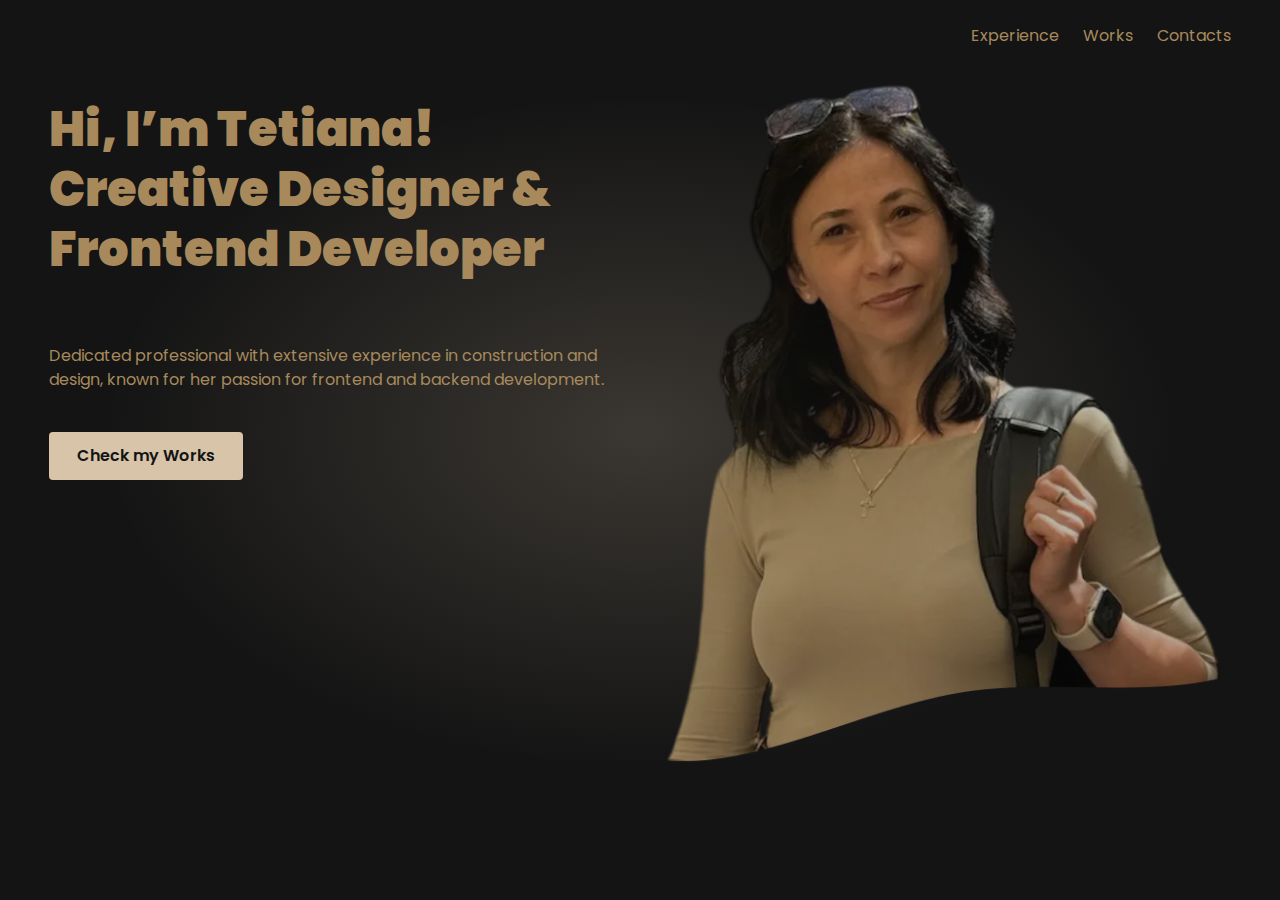
<file: index.html>
<!DOCTYPE html>
<html lang="en">
  <head>
    <meta charset="UTF-8" />
    <meta name="viewport" content="width=device-width, initial-scale=1.0" />
    <title>Portfolio</title>

    <link rel="stylesheet" href="./css/styles.css" />
  </head>
  <body>
    <header>
      <div class="frost-effect">
        <svg
          class="main-svg"
          width="1200"
          height="911"
          viewBox="0 0 1200 911"
          fill="none"
          xmlns="http://www.w3.org/2000/svg"
        >
          <path
            class="frost-path"
            d="M684.963 0.454048C678.742 11.9868 671.212 23.1091 662.219 33.3461L662.016 33.4325L661.215 34.4475C648.839 48.2911 633.84 60.5042 615.958 69.9636C611.5 72.3177 606.881 74.445 602.14 76.378L600.394 76.1403L599.668 77.3605C570.904 88.4829 537.708 91.6577 505.502 83.9908C467.555 74.6609 429.871 51.0339 409.97 13.8117C407.536 9.47074 405.406 5.00019 403.512 0.454048H398.551C400.673 5.77768 403.123 10.9933 405.955 16.0577C426.623 54.619 465.515 78.8507 504.494 88.2885C526.96 93.569 549.856 93.6877 571.436 89.6167L571.723 91.906C572.545 93.3746 574.41 93.9038 575.882 93.0831C577.354 92.2408 577.881 90.3727 577.055 88.8933L576.785 88.5154C591.295 85.2759 605.135 80.1465 617.751 73.4191C650.543 55.7636 673.617 29.2859 688.54 0.454048H684.963Z"
          />
          <path
            class="frost-path"
            d="M758.605 0.455233C760.743 4.39666 763.949 8.10051 768.745 10.8325C768.745 10.8325 769.42 5.85445 767.839 0.455233H758.605Z"
          />
          <path
            class="frost-path"
            d="M750.077 0.454882C748.179 7.07433 745.977 12.6788 743.813 17.1169C739.199 26.6736 735.613 31.3924 735.706 31.4355C735.613 31.3924 739.262 26.7167 743.994 17.1925C746.209 12.7543 748.487 7.11752 750.461 0.454882H750.077Z"
          />
          <path
            class="frost-path"
            d="M572.781 0.456434C557.869 9.22477 542.127 11.8919 529.422 11.622C518.678 10.9417 510.057 8.81437 503.333 6.34153C504.578 4.61378 505.738 2.60532 507.099 0.456434H497.09C495.69 1.62267 494.176 3.16682 492.888 5.02415C490.131 9.01958 486.325 9.76468 486.325 9.76468C486.325 9.76468 487.527 12.5831 494.74 11.7624C498.735 11.3088 501.08 9.36509 503.135 6.61149C509.85 9.21392 518.519 11.4924 529.401 12.3347C542.747 12.8099 559.535 10.121 575.379 0.456434H572.781Z"
          />
          <path
            class="frost-path"
            d="M487.2 0.454832C485.483 4.8606 486.335 8.66162 486.335 8.66162C486.335 8.66162 487.824 5.15213 492.265 1.2431L493.29 0.454832H487.2Z"
          />
          <path
            class="frost-path"
            d="M531.778 0.454636C533.617 1.55608 535.701 2.45234 538.089 3.01386C545.644 4.77401 551.401 2.73311 555.117 0.454636H531.778Z"
          />
          <path
            class="frost-path"
            d="M541.781 72.9775C541.781 72.9775 534.264 64.9326 541.49 54.9441C548.716 44.9555 556.055 39.1999 553.414 28.0883C550.783 16.9551 546.02 16.6744 546.02 16.6744C546.02 16.6744 546.961 22.7107 542.553 28.9198C538.153 35.1289 536.369 42.2992 536.508 44.5237C536.571 45.5819 536.783 46.4889 536.989 47.1584C536.015 44.3292 533.986 36.8783 536.656 30.0105C540.047 21.3393 544.397 17.2683 544.397 17.2683C544.397 17.2683 530.514 19.007 525.478 34.2651C520.437 49.5341 532.032 61.6823 535.137 65.7533C538.237 69.8243 541.781 72.9775 541.781 72.9775Z"
          />
          <path
            class="frost-path"
            d="M722.02 60.334C720.425 60.2368 719.066 61.4463 718.975 63.0444C718.878 64.6426 720.092 66.0141 721.674 66.1113C723.251 66.2085 724.614 64.9882 724.706 63.39C724.804 61.7919 723.593 60.4312 722.02 60.334Z"
          />
          <path
            class="frost-path"
            d="M726.555 70.7229C727.884 71.6083 729.677 71.2412 730.549 69.913C731.419 68.5848 731.06 66.7707 729.728 65.9068C728.403 65.0213 726.619 65.3885 725.741 66.7167C724.868 68.0449 725.227 69.8374 726.555 70.7229Z"
          />
          <path
            class="frost-path"
            d="M736.973 67.9684C738.387 67.2449 738.965 65.5064 738.261 64.0702C737.544 62.6556 735.814 62.0724 734.401 62.7851C732.975 63.5086 732.397 65.2472 733.102 66.6618C733.823 68.098 735.548 68.6703 736.973 67.9684Z"
          />
          <path
            class="frost-path"
            d="M734.048 57.1699C733.957 58.7572 735.158 60.1286 736.74 60.2258C738.33 60.3338 739.693 59.1135 739.79 57.5154C739.883 55.9172 738.672 54.5458 737.09 54.4486C735.504 54.3514 734.146 55.5717 734.048 57.1699Z"
          />
          <path
            class="frost-path"
            d="M733.014 53.8425C733.892 52.5035 733.521 50.711 732.204 49.8364C730.876 48.9617 729.084 49.318 728.206 50.6462C727.342 51.9745 727.7 53.7778 729.033 54.6524C730.357 55.5271 732.142 55.1707 733.014 53.8425Z"
          />
          <path
            class="frost-path"
            d="M725.66 53.8963C724.943 52.4601 723.209 51.8771 721.787 52.6006C720.374 53.3132 719.792 55.0518 720.501 56.4772C721.21 57.9026 722.947 58.4856 724.361 57.7621C725.782 57.0494 726.364 55.3217 725.66 53.8963Z"
          />
          <path
            class="frost-path"
            d="M715.151 78.5621C711.747 83.7346 705.673 85.9591 703.206 86.6718L705.201 85.7539C706.804 84.7605 710.882 80.0308 713.034 73.9297C715.185 67.8286 719.804 65.5393 719.804 65.5393C719.804 65.5393 717.294 62.3537 708.33 65.928C699.355 69.5131 698.953 77.4391 695.571 87.3521C692.188 97.2543 682.979 95.9261 682.979 95.9261C682.979 95.9261 686.873 96.8655 691.205 97.0491C695.529 97.2326 709.567 99.414 717.666 88.4427C725.752 77.4931 720.184 66.9646 720.184 66.9646C720.184 66.9646 719.5 71.9751 715.151 78.5621Z"
          />
          <path
            class="frost-path"
            d="M730.539 71.6176C730.539 71.6176 734.512 74.7383 738.013 81.8112C740.768 87.3508 739.65 93.7435 739.031 96.2488L739.237 94.0675C739.174 92.1669 737.141 86.2495 732.965 81.3254C728.788 76.4121 729.126 71.2397 729.126 71.2397C729.126 71.2397 725.119 71.8335 723.714 81.4333C722.326 91.0331 728.949 95.3418 735.8 103.235C742.645 111.14 736.887 118.494 736.887 118.494C736.887 118.494 739.637 115.578 741.97 111.896C744.29 108.213 753.178 97.0911 747.778 84.5649C742.405 72.0387 730.539 71.6176 730.539 71.6176Z"
          />
          <path
            class="frost-path"
            d="M759.511 56.3915C746.02 54.8257 739.735 64.9329 739.735 64.9329C739.735 64.9329 744.405 63.0325 752.255 63.5184C758.414 63.8964 763.37 68.0862 765.213 69.8787L763.421 68.5936C761.755 67.6974 755.638 66.5096 749.31 67.6758C742.984 68.8528 738.689 65.9805 738.689 65.9805C738.689 65.9805 737.204 69.7599 744.776 75.7746C752.348 81.8002 759.363 78.1827 769.6 76.1742C779.829 74.1657 783.288 82.8477 783.288 82.8477C783.288 82.8477 782.157 78.9926 780.145 75.1376C778.141 71.2717 772.996 57.9572 759.511 56.3915Z"
          />
          <path
            class="frost-path"
            d="M743.604 41.9865C747.021 36.814 753.108 34.5895 755.575 33.8768L753.564 34.8056C751.948 35.7991 747.877 40.5287 745.726 46.6299C743.575 52.731 738.948 55.0203 738.948 55.0203C738.948 55.0203 741.466 58.2058 750.429 54.6207C759.406 51.0464 759.802 43.1311 763.176 33.2073C766.577 23.3052 775.78 24.6334 775.78 24.6334C775.78 24.6334 771.888 23.6939 767.568 23.5103C763.231 23.3268 749.198 21.1455 741.099 32.1167C733 43.0663 738.577 53.5948 738.577 53.5948C738.577 53.5948 739.264 48.5843 743.604 41.9865Z"
          />
          <path
            class="frost-path"
            d="M728.22 48.9287C728.22 48.9287 724.234 45.8186 720.732 38.7457C717.999 33.2169 719.109 26.8458 719.721 24.3298L719.518 26.4895C719.573 28.39 721.619 34.3076 725.795 39.2317C729.97 44.145 729.634 49.3174 729.634 49.3174C729.634 49.3174 733.632 48.7235 735.033 39.1237C736.432 29.5239 729.815 25.2152 722.96 17.3108C716.114 9.41713 721.872 2.05258 721.872 2.05258C721.872 2.05258 719.117 4.97896 716.789 8.66123C714.469 12.3327 705.568 23.466 710.967 35.9921C716.359 48.5183 728.22 48.9287 728.22 48.9287Z"
          />
          <path
            class="frost-path"
            d="M699.255 64.1679C712.74 65.7337 719.025 55.6155 719.025 55.6155C719.025 55.6155 714.352 57.5269 706.518 57.0409C700.373 56.663 695.425 52.4948 693.556 50.7023L695.341 51.9656C697.007 52.8727 703.123 54.0498 709.45 52.8728C715.778 51.7065 720.067 54.5789 720.067 54.5789C720.067 54.5789 721.556 50.7995 713.984 44.7847C706.414 38.7592 699.39 42.3767 689.161 44.3852C678.924 46.3937 675.465 37.7117 675.465 37.7117C675.465 37.7117 676.612 41.5668 678.616 45.4326C680.619 49.2877 685.757 62.5913 699.255 64.1679Z"
          />
          <path
            class="frost-path"
            d="M471.615 14.3867C472.746 14.7646 473.974 14.1491 474.353 13.0153C474.737 11.8706 474.129 10.6396 473.003 10.2616C471.869 9.87287 470.646 10.4884 470.261 11.6222C469.882 12.7561 470.48 13.998 471.615 14.3867Z"
          />
          <path
            class="frost-path"
            d="M474.454 15.6276L474.256 18.6943L477.31 18.8994L477.499 15.8327L474.454 15.6276Z"
          />
          <path
            class="frost-path"
            d="M482.347 18.7571C483.52 18.5195 484.279 17.3749 484.051 16.2087C483.806 15.0209 482.667 14.265 481.498 14.4918C480.327 14.7293 479.562 15.8848 479.794 17.051C480.035 18.228 481.179 18.9947 482.347 18.7571Z"
          />
          <path
            class="frost-path"
            d="M482.352 10.3455C481.967 11.4794 482.575 12.7211 483.702 13.0991C484.835 13.4878 486.067 12.8831 486.447 11.7384C486.831 10.6046 486.223 9.36286 485.089 8.97412C483.963 8.59617 482.735 9.2117 482.352 10.3455Z"
          />
          <path
            class="frost-path"
            d="M482.258 7.73193L482.455 4.6544L479.397 4.45997L479.207 7.53764L482.258 7.73193Z"
          />
          <path
            class="frost-path"
            d="M475.202 8.86697C476.375 8.62941 477.138 7.48479 476.903 6.31856C476.671 5.13073 475.531 4.37474 474.354 4.60151C473.186 4.83908 472.427 5.9837 472.65 7.16073C472.895 8.33776 474.034 9.10454 475.202 8.86697Z"
          />
          <path
            class="frost-path"
            d="M464.31 29.7958C472.342 23.4463 470.368 14.7103 470.368 14.7103C470.368 14.7103 468.883 18.2091 464.438 22.1181C460.944 25.1957 456.102 25.6059 454.166 25.6383L455.803 25.3577C457.16 24.9581 461.054 22.3341 463.813 18.3387C466.571 14.3433 470.381 13.5981 470.381 13.5981C470.381 13.5981 469.178 10.7905 461.97 11.6111C454.757 12.421 452.905 18.0794 448.505 24.6017C444.102 31.124 437.681 28.3272 437.681 28.3272C437.681 28.3272 440.322 29.7849 443.427 30.7784C446.532 31.761 456.288 36.1345 464.31 29.7958Z"
          />
          <path
            class="frost-path"
            d="M476.965 20.1395C476.965 20.1395 479.24 23.1846 480.386 29.0158C481.293 33.5943 479.218 38.0109 478.286 39.7062L478.859 38.1513C479.197 36.7583 478.881 32.0609 476.818 27.666C474.751 23.2602 476.012 19.5779 476.012 19.5779C476.012 19.5779 472.996 19.2216 470.09 25.9058C467.188 32.59 471.145 37.0282 474.562 44.1228C477.974 51.2174 472.36 55.4072 472.36 55.4072C472.36 55.4072 474.929 53.8307 477.341 51.6278C479.745 49.4249 488.384 43.1186 486.933 32.9572C485.486 22.8067 476.965 20.1395 476.965 20.1395Z"
          />
          <path
            class="frost-path"
            d="M494.303 18.5766C498.693 20.0775 501.465 24.0838 502.461 25.7576L501.41 24.4833C500.381 23.4898 496.18 21.4166 491.354 21.017C486.533 20.6067 483.989 17.6694 483.989 17.6694C483.989 17.6694 482.172 20.1207 486.478 25.9843C490.785 31.8586 496.589 30.6384 504.409 31.1999C512.226 31.7722 513.032 38.7588 513.032 38.7588C513.032 38.7588 512.955 35.746 512.264 32.5389C511.572 29.3425 510.454 18.6629 500.972 14.851C491.502 11.0284 484.951 17.1188 484.951 17.1188C484.951 17.1188 488.709 16.6652 494.303 18.5766Z"
          />
          <path
            class="frost-path"
            d="M481.052 0.455994C481.133 2.45371 480.686 3.78187 480.686 3.78187C480.686 3.78187 482.706 4.01948 485.026 0.455994H481.052Z"
          />
          <path
            class="frost-path"
            d="M475.13 0.455262C477.5 2.50697 479.744 3.21973 479.744 3.21973C479.744 3.21973 479.04 2.2802 478.226 0.455262H475.13Z"
          />
          <path
            class="frost-path"
            d="M462.404 4.78645C459.776 3.89018 457.747 2.10842 456.317 0.456263H447.291C448.889 3.6634 451.445 6.79491 455.731 8.51186C465.201 12.3345 471.755 6.24421 471.755 6.24421C471.755 6.24421 467.998 6.70857 462.404 4.78645Z"
          />
          <path
            class="frost-path"
            d="M457.972 0.454188C459.866 1.29647 462.498 2.11716 465.349 2.35472C470.175 2.75427 472.719 5.69141 472.719 5.69141C472.719 5.69141 473.879 4.11486 472.115 0.454188H457.972Z"
          />
          <path
            class="frost-path"
            d="M774.971 13.0464L775.219 12.1177L774.305 11.8478L774.043 12.7764L774.971 13.0464Z"
          />
          <path
            class="frost-path"
            d="M388.673 0.455099L388.677 0.465908L391.33 1.21094L392.072 0.455099H388.673Z"
          />
          <path
            class="frost-path"
            d="M396.053 4.75317L395.53 6.62128L397.39 7.15039L397.913 5.28228L396.053 4.75317Z"
          />
          <path
            class="frost-path"
            d="M398.568 14.5681L398.314 15.4753L399.208 15.7236L399.462 14.8274L398.568 14.5681Z"
          />
          <path
            class="frost-path"
            d="M406.634 29.4621L405.99 31.7838L408.296 32.4316L408.946 30.1099L406.634 29.4621Z"
          />
          <path
            class="frost-path"
            d="M410.149 35.6468L409.711 37.2126L411.271 37.6553L411.711 36.0896L410.149 35.6468Z"
          />
          <path
            class="frost-path"
            d="M416.367 40.1601C414.992 40.9268 414.499 42.6869 415.274 44.0691C416.042 45.4621 417.788 45.9481 419.168 45.1706C420.547 44.3931 421.036 42.6437 420.261 41.2507C419.489 39.8685 417.746 39.3718 416.367 40.1601Z"
          />
          <path
            class="frost-path"
            d="M436.475 39.0474L437.061 36.9525L434.974 36.3586L434.391 38.4534L436.475 39.0474Z"
          />
          <path
            class="frost-path"
            d="M439.955 47.7314L439.563 49.1459L440.963 49.5347L441.36 48.1201L439.955 47.7314Z"
          />
          <path
            class="frost-path"
            d="M442.422 59.0926L440.511 58.5635L439.975 60.4855L441.886 61.0146L442.422 59.0926Z"
          />
          <path
            class="frost-path"
            d="M443.732 62.4919C442.247 63.3342 441.72 65.224 442.551 66.725C443.386 68.2152 445.267 68.7442 446.757 67.902C448.246 67.0705 448.773 65.1808 447.941 63.6799C447.106 62.1897 445.225 61.6605 443.732 62.4919Z"
          />
          <path
            class="frost-path"
            d="M454.697 71.9515L454.12 74.0033L456.169 74.5864L456.751 72.5239L454.697 71.9515Z"
          />
          <path
            class="frost-path"
            d="M466.12 66.3703L465.896 67.1585L466.69 67.3853L466.909 66.597L466.12 66.3703Z"
          />
          <path
            class="frost-path"
            d="M467.277 79.1664C466.294 79.7171 465.939 80.9697 466.497 81.9631C467.045 82.9458 468.285 83.2913 469.272 82.7514C470.254 82.1899 470.601 80.9373 470.053 79.9546C469.5 78.9612 468.256 78.6157 467.277 79.1664Z"
          />
          <path
            class="frost-path"
            d="M480.873 67.5224C479.646 68.2135 479.207 69.7684 479.899 70.9994C480.587 72.2305 482.134 72.6732 483.362 71.9821C484.585 71.2802 485.024 69.7361 484.333 68.5051C483.649 67.2633 482.096 66.8313 480.873 67.5224Z"
          />
          <path
            class="frost-path"
            d="M487.848 75.0731L487.516 76.2609L488.7 76.5957L489.034 75.4079L487.848 75.0731Z"
          />
          <path
            class="frost-path"
            d="M493.753 93.0841C492.306 93.894 491.796 95.7405 492.606 97.1982C493.416 98.6452 495.247 99.1636 496.689 98.3429C498.136 97.5223 498.646 95.6865 497.84 94.2395C497.026 92.7817 495.204 92.2634 493.753 93.0841Z"
          />
          <path
            class="frost-path"
            d="M506.132 99.7807L505.643 101.53L507.389 102.027L507.883 100.277L506.132 99.7807Z"
          />
          <path
            class="frost-path"
            d="M518.655 96.6713L518.38 97.6324L519.341 97.9023L519.611 96.9413L518.655 96.6713Z"
          />
          <path
            class="frost-path"
            d="M527.094 100.534L526.614 102.24L528.318 102.715L528.79 101.009L527.094 100.534Z"
          />
          <path
            class="frost-path"
            d="M538.763 78.4304C537.294 79.251 536.767 81.1192 537.599 82.5985C538.42 84.0779 540.277 84.5964 541.745 83.7757C543.213 82.9442 543.735 81.0761 542.914 79.5967C542.091 78.1281 540.235 77.5989 538.763 78.4304Z"
          />
          <path
            class="frost-path"
            d="M546.657 85.0815L546.311 86.3342L547.555 86.6797L547.906 85.427L546.657 85.0815Z"
          />
          <path
            class="frost-path"
            d="M552.41 81.7557C552.98 82.7707 554.267 83.1379 555.287 82.5656C556.3 81.9932 556.663 80.7082 556.094 79.6823C555.515 78.6565 554.237 78.3001 553.217 78.8724C552.2 79.4448 551.841 80.7298 552.41 81.7557Z"
          />
          <path
            class="frost-path"
            d="M564.925 91.2926C563.457 92.1133 562.934 93.9814 563.756 95.4608C564.583 96.9294 566.44 97.4584 567.911 96.6378C569.375 95.8063 569.898 93.9382 569.075 92.4588C568.253 90.9794 566.393 90.4503 564.925 91.2926Z"
          />
          <path
            class="frost-path"
            d="M577.428 74.48L578.163 71.8775L575.565 71.1324L574.839 73.7456L577.428 74.48Z"
          />
          <path
            class="frost-path"
            d="M590.788 76.1214C592.122 75.3763 592.594 73.6918 591.847 72.3528C591.101 71.0138 589.418 70.5386 588.089 71.2837C586.76 72.0396 586.284 73.7242 587.035 75.0632C587.776 76.4022 589.46 76.8773 590.788 76.1214Z"
          />
          <path
            class="frost-path"
            d="M610.263 69.0264L610.857 66.8667L608.723 66.2619L608.124 68.4216L610.263 69.0264Z"
          />
          <path
            class="frost-path"
            d="M614.399 57.3207C615.423 56.7484 615.786 55.4525 615.213 54.4267C614.643 53.4008 613.344 53.0337 612.323 53.606C611.294 54.1783 610.936 55.485 611.509 56.5108C612.078 57.5367 613.377 57.9038 614.399 57.3207Z"
          />
          <path
            class="frost-path"
            d="M629.767 57.4399L630.079 56.3169L628.961 55.993L628.636 57.1267L629.767 57.4399Z"
          />
          <path
            class="frost-path"
            d="M626.237 42.0733C627.641 41.285 628.147 39.4924 627.355 38.0778C626.561 36.6524 624.786 36.145 623.372 36.9441C621.964 37.7432 621.458 39.5357 622.246 40.9502C623.04 42.3648 624.819 42.8724 626.237 42.0733Z"
          />
          <path
            class="frost-path"
            d="M642.575 48.2186C643.693 47.5923 644.094 46.1562 643.47 45.0331C642.841 43.9101 641.419 43.4997 640.297 44.1368C639.179 44.7739 638.774 46.1994 639.407 47.3224C640.036 48.4454 641.452 48.8449 642.575 48.2186Z"
          />
          <path
            class="frost-path"
            d="M652.035 40.3896C653.449 39.6014 653.951 37.8089 653.157 36.3835C652.369 34.9581 650.581 34.4613 649.172 35.2604C647.758 36.0487 647.256 37.8412 648.05 39.2666C648.838 40.6812 650.627 41.1779 652.035 40.3896Z"
          />
          <path
            class="frost-path"
            d="M657.602 15.6282C658.582 15.0775 658.936 13.8247 658.383 12.8313C657.834 11.8486 656.59 11.4923 655.603 12.0538C654.625 12.6045 654.271 13.8571 654.823 14.8398C655.376 15.8332 656.619 16.1789 657.602 15.6282Z"
          />
          <path
            class="frost-path"
            d="M665.442 12.6486C666.627 11.9899 667.037 10.4996 666.382 9.3118C665.716 8.13477 664.231 7.71363 663.059 8.37234C661.89 9.04184 661.469 10.5321 662.122 11.72C662.784 12.897 664.273 13.3181 665.442 12.6486Z"
          />
          <path
            class="frost-path"
            d="M337.431 0.454232C336.82 14.611 333.58 26.4569 329.767 34.3506C324.654 44.3607 319.517 48.0213 318.943 48.7124C319.648 48.1293 325.11 45.5917 331.535 35.9379C336.419 28.3034 341.165 15.8636 343.139 0.454232H337.431Z"
          />
          <path
            class="frost-path"
            d="M299.97 0.456572C295.04 11.6438 289.429 19.5807 286.164 23.5977L284.865 24.9798L284.793 25.2175C283.925 26.2001 283.405 26.6859 283.423 26.5888C283.304 26.7831 284.16 26.2972 285.654 25.1202C294.63 19.7965 305.416 16.8486 311.92 6.6981C312.051 10.9419 312.203 16.7838 312.384 19.2243L311.507 20.9412L312.127 23.2413L312.503 23.2845L313.705 22.4098L314.004 21.1032C317.678 14.2462 320.525 7.46476 322.503 0.456572H299.97Z"
          />
          <path
            class="frost-path"
            d="M284.581 0.455181C285.142 6.68588 283.716 12.4739 280.109 18.6938C277.726 22.7756 274.837 26.1123 272.315 29.9242L271.324 30.4641L271.753 30.7988L271.244 31.587L271.437 31.8462L272.85 30.518C276.646 28.8442 286.838 19.5792 295.864 0.455181H284.581Z"
          />
          <path
            class="frost-path"
            d="M998.801 107.413C993.36 86.572 983.937 63.5928 968.599 40.6245C960.142 27.0185 949.643 13.4341 937.283 0.454397H932.758C946.057 13.8013 957.35 27.8933 966.419 42.05C971.734 49.8033 976.339 57.5457 980.359 65.2234L982.49 69.4673C989.779 84.0992 995.28 98.2991 998.329 111.711C999.075 114.983 999.712 117.974 1001.06 123.989C1003.77 136.05 1004.35 147.259 1004.34 156.773C1004.23 165.239 1003.23 172.387 1001.86 178.305C1005.01 152.604 983.869 135.413 977.87 129.334C971.628 123.006 964.858 118.384 964.858 118.384C964.858 118.384 979.545 130.543 969.317 149.332C959.066 168.133 947.711 179.644 954.684 198.195C961.652 216.757 969.907 216.196 969.907 216.196C969.907 216.196 966.979 206.014 973.197 194.34C979.397 182.678 980.886 169.957 980.169 166.146C979.833 164.375 979.271 162.874 978.778 161.772C981.089 166.48 986.172 178.834 983.072 191.166C979.171 206.834 972.577 214.803 972.577 214.803C972.577 214.803 984.599 211.694 993.393 199.912C996.683 195.496 999.518 189.848 1001.1 182.7C1003.12 176.08 1004.83 167.496 1005.15 156.794C1005.31 148.425 1004.72 138.772 1003.12 128.243L998.801 107.413Z"
          />
          <path
            class="frost-path"
            d="M480.417 0.457281H476.439C486.748 13.2426 496.686 27.3455 505.599 42.6252C534.401 90.1708 541.942 134.725 539.909 161.16C538.26 188.296 531.022 200.898 531.489 201.179C531.009 200.876 539.302 189.3 542.077 162.456C545.275 136.474 538.636 90.6783 508.923 41.6317C500.229 26.7191 490.51 12.9511 480.417 0.457281Z"
          />
          <path
            class="frost-path"
            d="M489.809 0.454375H485.89C496.107 12.851 505.981 26.565 514.877 41.456C543.607 87.7705 551.672 131.591 550.166 157.723C549.032 184.546 542.244 197.137 542.7 197.418C542.236 197.116 550.065 185.518 552.283 158.965C554.936 133.254 547.716 88.1917 518.078 40.4086C509.419 25.9063 499.789 12.5486 489.809 0.454375Z"
          />
          <path
            class="frost-path"
            d="M752.673 0.456769H734.265C736.117 3.36155 738.082 6.50392 739.981 9.65706C746.927 20.6175 753.348 31.7291 760.602 28.5327C767.597 25.5307 762.311 12.0866 753.179 1.07222L752.673 0.456769Z"
          />
          <path
            class="frost-path"
            d="M711.726 0.455665H699.62C706.199 11.2757 715.859 27.1278 721.026 24.8817C725.687 22.9164 721.259 12.1828 714.045 3.22013L711.726 0.455665Z"
          />
          <path
            class="frost-path"
            d="M666.995 0.453844C671.466 5.89626 676.283 10.1725 679.67 8.04518C682.222 6.36062 682.066 3.59619 680.429 0.453844H666.995Z"
          />
          <path
            class="frost-path"
            d="M1100.68 26.9438C1097.9 23.3047 1099.18 22.0305 1096.5 15.465C1088.39 -0.873038 1074.18 1.38386 1067.45 0.779151C1078.77 3.61914 1088.95 24.2334 1085.72 20.8967C1084.32 19.0393 1080.63 13.964 1076.15 9.88216C1071.7 5.71397 1067.15 5.18489 1067.21 5.20649C1067.98 5.66002 1069.87 11.556 1077.17 22.2465C1078.98 25.4536 1081.98 29.8485 1085.9 32.7425C1091.11 36.576 1095.14 36.3491 1098.43 36.036C1104.86 34.9453 1107.3 31.5439 1107.34 31.6951C1105.44 31.9111 1102.85 29.9133 1100.68 26.9438Z"
          />
          <path
            class="frost-path"
            d="M999.593 0.454982C1003.28 3.70531 1005.17 5.55183 1005.24 5.43305C1005.17 5.55183 1003.4 3.71611 999.93 0.454982H999.593Z"
          />
          <path
            class="frost-path"
            d="M1053.01 0.455773C1052.85 2.71265 1052.39 4.14889 1052.39 4.14889C1047.7 15.6492 1057.16 26.8364 1057.16 26.8364C1062.24 17.1502 1060.65 7.64754 1057.71 0.455773H1053.01Z"
          />
          <path
            class="frost-path"
            d="M704.45 230.327C704.936 241.222 697.786 247.996 697.786 247.996C686.663 256.964 689.996 273.558 689.996 273.558C711.474 259.423 704.45 230.327 704.45 230.327Z"
          />
          <path
            class="frost-path"
            d="M682.946 116.483C682.946 116.483 674.544 114.929 669.791 106.733C669.791 106.733 675.358 122.768 689.257 128.999C688.772 130.079 688.746 131.342 689.337 132.444C690.341 134.366 692.703 135.1 694.601 134.085C695.753 133.469 696.47 132.357 696.639 131.159C697.921 131.342 699.254 131.439 700.646 131.45C700.646 131.45 695.289 117.747 682.946 116.483Z"
          />
          <path
            class="frost-path"
            d="M685.006 153.987C687.081 162.637 682.399 169.191 682.399 169.191C674.862 178.111 680.101 190.885 680.101 190.885C695.129 176.199 685.006 153.987 685.006 153.987Z"
          />
          <path
            class="frost-path"
            d="M641.486 41.9541C641.486 41.9541 639.617 42.1159 636.813 41.7056C638.061 40.9713 638.528 39.3731 637.846 38.0773C637.145 36.7491 635.505 36.2309 634.176 36.9436C632.847 37.6455 632.341 39.2975 633.041 40.6366L633.252 40.9498C629.646 39.9563 625.364 38.0018 621.538 34.2223C621.538 34.2223 635.416 54.491 656.894 55.9056L656.642 56.0027C655.288 56.7262 654.768 58.4109 655.482 59.7715C656.199 61.1429 657.877 61.6612 659.231 60.9377C660.59 60.225 661.109 58.5404 660.392 57.169L659.177 55.9812C662.289 55.992 665.55 55.6032 668.934 54.6853C668.934 54.6853 657.476 39.2761 641.486 41.9541Z"
          />
          <path
            class="frost-path"
            d="M359.263 311.569C342.027 312.518 338.332 297.468 338.332 297.468C338.332 297.468 339.323 304.065 341.732 310.852C344.145 317.647 349.557 340.662 371.322 346.327C393.088 352 405.713 336.856 405.713 336.856C405.713 336.856 397.619 338.919 384.851 336.321C374.714 334.254 367.476 326.071 364.92 322.789C365.552 323.548 366.476 324.515 367.699 325.421C370.2 327.286 379.987 330.64 390.629 330.162C401.279 329.669 407.654 335.385 407.654 335.385C407.654 335.385 410.952 329.521 399.896 317.917C388.857 306.297 376.511 310.616 359.263 311.569Z"
          />
          <path
            class="frost-path"
            d="M394.163 385.926C390.51 368.526 383.124 367.894 383.124 367.894C383.124 367.894 384.338 377.308 377.244 386.791C370.161 396.278 367.099 407.354 367.229 410.818C367.289 412.491 367.588 413.934 367.884 414.989C366.488 410.577 363.594 398.838 368.035 388.25C373.646 374.904 380.572 368.758 380.572 368.758C380.572 368.758 358.92 370.893 350.483 394.43C342.047 417.972 359.595 437.307 364.26 443.765C368.922 450.219 374.308 455.26 374.308 455.26C374.308 455.26 362.932 442.461 374.556 427.213C386.195 411.964 397.828 403.317 394.163 385.926Z"
          />
          <path
            class="frost-path"
            d="M907.899 128.171C907.899 128.171 916.213 125.644 924.476 121.249C932.769 116.843 961.355 105.527 964.583 76.1872C967.822 46.8478 945.993 33.2742 945.993 33.2742C945.993 33.2742 950.148 43.4031 949.186 60.4754C948.427 74.0274 939.261 84.9663 935.52 88.897C936.376 87.9251 937.439 86.5537 938.375 84.8043C940.307 81.1976 942.796 67.8615 940.193 54.1259C937.578 40.3687 943.732 31.0282 943.732 31.0282C943.732 31.0282 935.582 27.8318 922.717 44.3642C909.839 60.875 917.689 76.1116 922.135 98.3348C926.569 120.569 907.899 128.171 907.899 128.171Z"
          />
          <path
            class="frost-path"
            d="M1069.71 85.6035C1052.89 69.2223 1044.06 53.7589 1022.48 55.789C1000.89 57.7975 999.075 66.7495 999.075 66.7495C999.075 66.7495 1010.67 66.5983 1021.14 76.6192C1023.32 78.6925 1025.61 80.5606 1027.91 82.2344L1026.72 82.4827C1025.63 83.055 1025.22 84.4049 1025.79 85.4955C1026.37 86.597 1027.71 87.0073 1028.8 86.435C1029.84 85.8843 1030.25 84.6316 1029.79 83.5626C1037.89 89.0806 1045.72 92.0178 1048.82 92.2662C1050.84 92.4174 1052.6 92.2661 1053.91 92.0609C1048.33 93.1516 1033.76 94.9982 1021.6 88.0872C1006.24 79.3404 999.776 69.989 999.776 69.989C999.776 69.989 999.298 96.7907 1026.61 110.44C1053.92 124.078 1079.82 105.343 1088.3 100.548C1096.78 95.754 1103.63 89.8798 1103.63 89.8798C1103.63 89.8798 1086.53 101.985 1069.71 85.6035Z"
          />
          <path
            class="frost-path"
            d="M984.114 230.745C987.269 231.551 990.462 229.631 991.275 226.48C992.052 223.317 990.146 220.098 987.002 219.292C983.851 218.491 980.646 220.405 979.845 223.574C979.051 226.725 980.971 229.947 984.114 230.745Z"
          />
          <path
            class="frost-path"
            d="M989.915 234.835C986.806 235.72 984.988 238.99 985.866 242.133C986.738 245.275 990 247.101 993.129 246.228C996.255 245.326 998.056 242.056 997.178 238.914C996.297 235.767 993.045 233.945 989.915 234.835Z"
          />
          <path
            class="frost-path"
            d="M985.37 257.589C987.627 255.239 987.585 251.497 985.251 249.216C982.932 246.951 979.199 247.005 976.942 249.346C974.665 251.683 974.715 255.425 977.039 257.715C979.38 259.976 983.087 259.917 985.37 257.589Z"
          />
          <path
            class="frost-path"
            d="M966.258 245.186C963.107 244.376 959.901 246.295 959.1 249.455C958.306 252.619 960.218 255.832 963.373 256.642C966.524 257.439 969.721 255.525 970.523 252.353C971.311 249.202 969.405 245.983 966.258 245.186Z"
          />
          <path
            class="frost-path"
            d="M953.194 237.014C954.079 240.16 957.327 241.987 960.457 241.102C963.57 240.211 965.384 236.942 964.499 233.8C963.621 230.658 960.364 228.826 957.243 229.709C954.121 230.603 952.308 233.871 953.194 237.014Z"
          />
          <path
            class="frost-path"
            d="M973.431 226.578C975.701 224.246 975.65 220.5 973.338 218.218C970.997 215.961 967.277 216.004 965.007 218.344C962.742 220.69 962.793 224.436 965.126 226.713C967.441 228.979 971.165 228.919 973.431 226.578Z"
          />
          <path
            class="frost-path"
            d="M1011.76 214.418C1024.93 213.986 1036.63 208.933 1039.55 206.395C1040.91 205.218 1041.92 203.987 1042.63 203.004C1039.72 207.367 1031.62 217.962 1019.45 221.438C1003.99 225.863 993.836 224.103 993.836 224.103C993.836 224.103 1010.8 241.546 1037.05 232.481C1063.31 223.421 1067.79 194.582 1070.12 185.986C1072.45 177.391 1073.04 169.184 1073.04 169.184C1073.04 169.184 1069.92 188.049 1048.61 188.545C1027.29 189.02 1011.7 184.885 999.193 200.24C986.694 215.585 991.305 222.484 991.305 222.484C991.305 222.484 998.61 214.85 1011.76 214.418Z"
          />
          <path
            class="frost-path"
            d="M1054.48 277.164C1043.41 258.845 1039.17 243.208 1019.69 240.002C1000.23 236.792 996.578 244.258 996.578 244.258C996.578 244.258 1006.81 246.798 1013.76 258.035C1020.71 269.276 1030.92 276.928 1034.56 278.215C1036.19 278.784 1037.71 279.05 1038.89 279.176C1033.59 278.809 1020.56 277.012 1011.55 268.234C1000.01 256.988 996.45 247.265 996.45 247.265C996.45 247.265 989.913 270.756 1010.85 289.067C1031.79 307.404 1058.87 296.884 1067.43 294.614C1076 292.346 1083.37 288.764 1083.37 288.764C1083.37 288.764 1065.56 295.471 1054.48 277.164Z"
          />
          <path
            class="frost-path"
            d="M995.683 277.732C988.709 259.172 980.455 259.733 980.455 259.733C980.455 259.733 983.387 269.92 977.173 281.579C970.973 293.259 969.488 305.968 970.205 309.777C970.538 311.562 971.099 313.05 971.597 314.16C969.285 309.452 964.202 297.097 967.291 284.759C971.205 269.093 977.793 261.133 977.793 261.133C977.793 261.133 954.289 267.178 948.983 294.562C943.652 321.956 966.257 340.278 972.504 346.598C978.747 352.924 985.513 357.544 985.513 357.544C985.513 357.544 970.825 345.387 981.054 326.599C991.304 307.794 1002.66 296.292 995.683 277.732Z"
          />
          <path
            class="frost-path"
            d="M951.171 275.694C963.678 260.349 959.059 253.443 959.059 253.443C959.059 253.443 951.762 261.082 938.6 261.513C925.44 261.943 913.748 267.001 910.816 269.532C909.466 270.712 908.449 271.935 907.758 272.914C910.664 268.545 918.763 257.97 930.924 254.494C946.383 250.069 956.541 251.823 956.541 251.823C956.541 251.823 939.571 234.39 913.326 243.45C887.055 252.511 882.572 281.351 880.243 289.947C877.923 298.544 877.319 306.749 877.319 306.749C877.319 306.749 880.454 287.88 901.768 287.391C923.078 286.91 938.677 291.044 951.171 275.694Z"
          />
          <path
            class="frost-path"
            d="M895.891 198.758C906.957 217.082 911.204 232.723 930.679 235.928C950.15 239.139 953.786 231.668 953.786 231.668C953.786 231.668 943.544 229.125 936.609 217.887C929.658 206.652 919.45 198.996 915.802 197.721C914.157 197.138 912.626 196.868 911.436 196.75C916.722 197.106 929.797 198.898 938.812 207.699C950.348 218.938 953.926 228.657 953.926 228.657C953.926 228.657 960.459 205.172 939.529 186.858C918.585 168.522 891.492 179.04 882.93 181.308C874.371 183.586 866.998 187.171 866.998 187.171C866.998 187.171 884.811 180.466 895.891 198.758Z"
          />
          <path
            class="frost-path"
            d="M655.038 442.788C652.575 442.573 650.411 444.403 650.2 446.884C649.994 449.355 651.811 451.54 654.271 451.76C656.734 451.962 658.907 450.127 659.104 447.647C659.324 445.18 657.493 442.998 655.038 442.788Z"
          />
          <path
            class="frost-path"
            d="M661.699 459.12C663.724 460.537 666.508 460.048 667.934 458.015C669.334 455.978 668.841 453.168 666.816 451.751C664.779 450.329 661.995 450.831 660.581 452.856C659.169 454.898 659.667 457.699 661.699 459.12Z"
          />
          <path
            class="frost-path"
            d="M677.989 455.238C680.229 454.18 681.195 451.505 680.153 449.253C679.099 447.013 676.433 446.039 674.197 447.097C671.957 448.152 670.991 450.826 672.033 453.07C673.08 455.322 675.745 456.289 677.989 455.238Z"
          />
          <path
            class="frost-path"
            d="M673.882 438.341C673.659 440.813 675.493 442.997 677.94 443.209C680.408 443.424 682.572 441.589 682.791 439.113C683.001 436.637 681.18 434.456 678.707 434.232C676.252 434.035 674.088 435.869 673.882 438.341Z"
          />
          <path
            class="frost-path"
            d="M672.404 433.131C673.812 431.098 673.319 428.288 671.294 426.867C669.257 425.449 666.473 425.943 665.052 427.98C663.647 430.014 664.145 432.819 666.182 434.236C668.207 435.661 670.991 435.159 672.404 433.131Z"
          />
          <path
            class="frost-path"
            d="M660.948 432.921C659.897 430.669 657.244 429.707 654.996 430.753C652.76 431.808 651.798 434.486 652.836 436.738C653.891 438.979 656.553 439.953 658.788 438.895C661.023 437.84 661.994 435.161 660.948 432.921Z"
          />
          <path
            class="frost-path"
            d="M643.65 470.86C638.144 478.76 628.59 481.983 624.726 483.008C625.596 482.742 626.713 482.32 627.89 481.641C630.426 480.156 636.959 472.96 640.545 463.566C644.126 454.164 651.406 450.79 651.406 450.79C651.406 450.79 647.618 445.74 633.538 450.946C619.446 456.151 618.513 468.456 612.865 483.742C607.205 499.007 592.939 496.57 592.939 496.57C592.939 496.57 598.954 498.189 605.681 498.641C612.397 499.104 634.146 503.049 647.163 486.323C660.18 469.624 651.933 453.022 651.933 453.022C651.933 453.022 650.664 460.8 643.65 470.86Z"
          />
          <path
            class="frost-path"
            d="M667.851 460.676C667.851 460.676 673.912 465.675 679.079 476.812C683.142 485.564 681.134 495.494 680.083 499.362C680.29 498.471 680.493 497.286 680.493 495.924C680.471 492.967 677.539 483.691 671.242 475.867C664.936 468.054 665.665 460.023 665.665 460.023C665.665 460.023 659.423 460.795 656.867 475.659C654.302 490.537 664.434 497.488 674.777 510.05C685.111 522.612 675.873 533.815 675.873 533.815C675.873 533.815 680.273 529.386 684.036 523.759C687.79 518.132 702.056 501.179 694.159 481.489C686.271 461.803 667.851 460.676 667.851 460.676Z"
          />
          <path
            class="frost-path"
            d="M713.485 438.164C692.589 435.181 682.411 450.657 682.411 450.657C682.411 450.657 689.737 447.874 701.92 448.949C711.487 449.788 719.016 456.479 721.829 459.33C721.167 458.701 720.247 457.951 719.101 457.28C716.536 455.811 707.079 453.728 697.187 455.297C687.304 456.879 680.757 452.226 680.757 452.226C680.757 452.226 678.29 458.052 689.814 467.707C701.363 477.366 712.41 472.031 728.41 469.31C744.396 466.598 749.429 480.24 749.429 480.24C749.429 480.24 747.814 474.195 744.84 468.108C741.874 462.029 734.407 441.129 713.485 438.164Z"
          />
          <path
            class="frost-path"
            d="M689.336 415.131C694.862 407.191 704.484 403.977 708.31 402.969C707.424 403.231 706.293 403.662 705.095 404.348C702.551 405.833 696.027 413.029 692.436 422.424C688.864 431.822 681.58 435.2 681.58 435.2C681.58 435.2 685.363 440.253 699.451 435.044C713.54 429.835 714.469 417.539 720.12 402.252C725.781 386.982 740.051 389.416 740.051 389.416C740.051 389.416 734.032 387.805 727.299 387.345C720.585 386.885 698.84 382.941 685.827 399.666C672.806 416.37 681.047 432.964 681.047 432.964C681.047 432.964 682.326 425.195 689.336 415.131Z"
          />
          <path
            class="frost-path"
            d="M665.14 425.309C665.14 425.309 659.078 420.311 653.911 409.175C649.849 400.426 651.856 390.493 652.911 386.625C652.701 387.515 652.502 388.7 652.502 390.067C652.52 393.02 655.443 402.3 661.752 410.124C668.05 417.94 667.324 425.972 667.324 425.972C667.324 425.972 673.576 425.2 676.128 410.331C678.68 395.458 668.556 388.502 658.205 375.945C647.884 363.383 657.112 352.176 657.112 352.176C657.112 352.176 652.717 356.608 648.959 362.231C645.205 367.854 630.934 384.811 638.831 404.502C646.711 424.187 665.14 425.309 665.14 425.309Z"
          />
          <path
            class="frost-path"
            d="M619.497 447.832C640.399 450.81 650.582 435.338 650.582 435.338C650.582 435.338 643.246 438.113 631.064 437.046C621.526 436.21 614.01 429.546 611.184 426.677C611.842 427.297 612.748 428.049 613.901 428.715C616.448 430.178 625.91 432.267 635.801 430.698C645.688 429.116 652.235 433.765 652.235 433.765C652.235 433.765 654.698 427.939 643.165 418.284C631.629 408.619 620.574 413.96 604.583 416.68C588.596 419.397 583.559 405.751 583.559 405.751C583.559 405.751 585.179 411.792 588.144 417.882C591.109 423.961 598.58 444.858 619.497 447.832Z"
          />
          <path
            class="frost-path"
            d="M265.516 357.013C264.883 358.763 265.773 360.708 267.515 361.358C269.262 361.991 271.189 361.097 271.83 359.338C272.467 357.587 271.573 355.642 269.839 354.997C268.089 354.355 266.16 355.258 265.516 357.013Z"
          />
          <path
            class="frost-path"
            d="M276.193 368.613C277.614 367.414 277.808 365.28 276.61 363.849C275.425 362.411 273.295 362.222 271.877 363.411C270.447 364.61 270.257 366.743 271.451 368.177C272.64 369.607 274.766 369.801 276.193 368.613Z"
          />
          <path
            class="frost-path"
            d="M284.032 368.594C285.863 368.273 287.09 366.523 286.778 364.688C286.453 362.849 284.711 361.613 282.885 361.933C281.05 362.258 279.827 364.009 280.139 365.839C280.46 367.682 282.197 368.91 284.032 368.594Z"
          />
          <path
            class="frost-path"
            d="M288.692 353.497C286.946 352.866 285.014 353.767 284.372 355.519C283.735 357.274 284.634 359.217 286.367 359.859C288.114 360.5 290.046 359.606 290.691 357.851C291.323 356.092 290.429 354.152 288.692 353.497Z"
          />
          <path
            class="frost-path"
            d="M284.324 351.45C285.754 350.248 285.949 348.117 284.75 346.679C283.561 345.249 281.435 345.055 280.014 346.249C278.592 347.451 278.398 349.585 279.596 351.02C280.782 352.45 282.898 352.643 284.324 351.45Z"
          />
          <path
            class="frost-path"
            d="M273.319 352.924C275.15 352.607 276.377 350.852 276.06 349.022C275.744 347.183 274.007 345.947 272.172 346.263C270.342 346.584 269.114 348.343 269.426 350.177C269.747 352.016 271.488 353.249 273.319 352.924Z"
          />
          <path
            class="frost-path"
            d="M265.569 361.815C265.569 361.815 263.113 367.201 256.048 373.107C250.501 377.747 242.959 378.186 239.952 378.155L242.495 377.797C244.63 377.223 250.784 373.305 255.234 367.197C259.68 361.09 265.623 360.09 265.623 360.09C265.623 360.09 263.868 355.669 252.627 356.656C241.382 357.631 238.286 366.366 231.187 376.334C224.079 386.293 214.204 381.691 214.204 381.691C214.204 381.691 218.254 384.052 223.046 385.723C227.828 387.389 242.824 394.573 255.559 385.028C268.289 375.49 265.569 361.815 265.569 361.815Z"
          />
          <path
            class="frost-path"
            d="M290.605 390.85C288.753 375.006 275.613 370.531 275.613 370.531C275.613 370.531 279.027 375.361 280.587 384.463C281.815 391.626 278.398 398.43 276.879 401.015C277.208 400.417 277.58 399.594 277.85 398.607C278.423 396.461 278.12 389.146 275.082 382.22C272.05 375.298 274.155 369.616 274.155 369.616C274.155 369.616 269.472 368.932 264.693 379.212C259.918 389.496 265.895 396.557 270.931 407.722C275.956 418.883 267.056 425.181 267.056 425.181C267.056 425.181 271.117 422.84 274.947 419.503C278.782 416.172 292.465 406.706 290.605 390.85Z"
          />
          <path
            class="frost-path"
            d="M313.14 363.253C298.567 356.938 288.144 366.146 288.144 366.146C288.144 366.146 294.008 365.59 302.629 368.783C309.403 371.288 313.55 377.641 315.03 380.273L313.448 378.236C311.888 376.667 305.435 373.275 297.947 372.453C290.464 371.634 286.626 366.956 286.626 366.956C286.626 366.956 283.703 370.698 290.164 379.995C296.635 389.296 305.708 387.617 317.848 388.819C329.971 390.022 330.949 400.92 330.949 400.92C330.949 400.92 330.962 396.218 330.004 391.21C329.052 386.208 327.74 369.563 313.14 363.253Z"
          />
          <path
            class="frost-path"
            d="M265.595 324.013C267.447 339.861 280.591 344.327 280.591 344.327C280.591 344.327 277.174 339.506 275.617 330.399C274.39 323.25 277.785 316.467 279.312 313.864C278.987 314.463 278.621 315.277 278.351 316.251C277.781 318.402 278.084 325.717 281.118 332.639C284.155 339.561 282.045 345.243 282.045 345.243C282.045 345.243 286.728 345.927 291.503 335.646C296.286 325.363 290.309 318.306 285.269 307.141C280.248 295.979 289.15 289.686 289.15 289.686C289.15 289.686 285.087 292.027 281.257 295.36C277.423 298.692 263.739 308.157 265.595 324.013Z"
          />
          <path
            class="frost-path"
            d="M243.053 351.607C257.635 357.917 268.062 348.718 268.062 348.718C268.062 348.718 262.195 349.274 253.569 346.072C246.808 343.567 242.665 337.236 241.176 334.599L242.754 336.621C244.31 338.194 250.769 341.585 258.251 342.412C265.734 343.226 269.577 347.9 269.577 347.9C269.577 347.9 272.504 344.166 266.033 334.866C259.567 325.568 250.494 327.243 238.354 326.046C226.223 324.835 225.253 313.944 225.253 313.944C225.253 313.944 225.24 318.647 226.198 323.649C227.15 328.648 228.462 345.301 243.053 351.607Z"
          />
          <path
            class="frost-path"
            d="M307.902 94.9221C315.056 98.1724 339.559 93.2375 355.377 86.4237C360.283 86.4777 365.707 86.8881 371.583 87.8167L371.376 87.9031C370.25 88.497 369.82 89.9008 370.41 91.0347C371.005 92.1685 372.401 92.6004 373.532 91.9957C374.658 91.4018 375.092 90.0088 374.498 88.8642L373.983 88.2271C375.177 88.4431 376.379 88.6699 377.607 88.929C390.172 91.3155 404.392 97.0818 418.058 106.12C416.659 107.448 416.228 109.597 417.173 111.39C418.312 113.56 420.981 114.392 423.133 113.247L425.09 111.098C443.558 125.125 460.244 145.34 469.359 171.58C486.941 219.573 477.095 268.655 458.722 296.178C440.921 324.541 422.154 335.543 422.512 335.597C422.146 335.521 441.449 325.431 460.329 297.211C479.787 269.912 491.016 219.502 472.949 170.263C463.201 142.23 444.848 121.119 424.846 107.06C424.149 105.893 423.015 105.17 421.771 104.965C406.948 95.1597 391.429 89.1558 377.973 87.0393C369.803 85.5707 362.446 85.1063 355.984 85.2035C350.058 82.1583 318.219 67.7856 293.61 97.3625C293.61 97.3625 300.507 91.5422 307.902 94.9221Z"
          />
          <path
            class="frost-path"
            d="M738.246 369.488L737.816 370.918L739.229 371.361L739.672 369.931L738.246 369.488Z"
          />
          <path
            class="frost-path"
            d="M716.302 321.9C715.282 322.444 714.888 323.713 715.424 324.739C715.964 325.763 717.23 326.155 718.251 325.611C719.267 325.067 719.664 323.801 719.115 322.772C718.579 321.752 717.314 321.356 716.302 321.9Z"
          />
          <path
            class="frost-path"
            d="M749.323 317.068L749.015 318.055L749.998 318.359L750.289 317.372L749.323 317.068Z"
          />
          <path
            class="frost-path"
            d="M752.463 296.082C750.261 297.251 749.405 300.004 750.577 302.223C751.746 304.443 754.479 305.295 756.681 304.122C758.895 302.949 759.74 300.199 758.579 297.98C757.411 295.762 754.682 294.91 752.463 296.082Z"
          />
          <path
            class="frost-path"
            d="M722.947 278.211C720.88 279.3 720.092 281.872 721.176 283.943C722.259 286.023 724.824 286.816 726.891 285.72C728.95 284.627 729.738 282.058 728.649 279.978C727.566 277.907 725.002 277.119 722.947 278.211Z"
          />
          <path
            class="frost-path"
            d="M755.314 270.798C757.04 269.878 757.714 267.718 756.799 265.972C755.879 264.23 753.728 263.559 751.99 264.487C750.26 265.402 749.598 267.566 750.505 269.313C751.42 271.051 753.572 271.721 755.314 270.798Z"
          />
          <path
            class="frost-path"
            d="M731.749 251.06C730.707 249.069 728.247 248.298 726.257 249.352C724.275 250.407 723.515 252.883 724.556 254.878C725.616 256.873 728.07 257.637 730.053 256.582C732.048 255.532 732.803 253.06 731.749 251.06Z"
          />
          <path
            class="frost-path"
            d="M728.122 242.282L728.43 241.29L727.439 240.983L727.131 241.974L728.122 242.282Z"
          />
          <path
            class="frost-path"
            d="M732.478 224.184C733.491 226.108 735.862 226.846 737.773 225.83C739.692 224.814 740.43 222.426 739.417 220.502C738.406 218.574 736.03 217.84 734.115 218.861C732.197 219.869 731.467 222.261 732.478 224.184Z"
          />
          <path
            class="frost-path"
            d="M733.912 205.29C734.98 204.718 735.389 203.389 734.819 202.31C734.263 201.219 732.921 200.809 731.854 201.381C730.778 201.953 730.369 203.292 730.939 204.372C731.496 205.452 732.837 205.862 733.912 205.29Z"
          />
          <path
            class="frost-path"
            d="M715.333 188.113L714.722 190.1L716.704 190.715L717.315 188.728L715.333 188.113Z"
          />
          <path
            class="frost-path"
            d="M702.878 176.061L702.246 178.124L704.296 178.761L704.929 176.709L702.878 176.061Z"
          />
          <path
            class="frost-path"
            d="M696.225 146.504L695.938 147.433L696.858 147.714L697.145 146.796L696.225 146.504Z"
          />
          <path
            class="frost-path"
            d="M693.187 112.878L693.744 111.064L691.942 110.492L691.386 112.306L693.187 112.878Z"
          />
          <path
            class="frost-path"
            d="M675.549 108.527C676.717 107.901 677.173 106.443 676.548 105.266C675.923 104.089 674.481 103.635 673.308 104.262C672.14 104.877 671.685 106.335 672.309 107.512C672.933 108.689 674.376 109.143 675.549 108.527Z"
          />
          <path
            class="frost-path"
            d="M680.041 89.0581C681.834 88.1186 682.517 85.8832 681.568 84.0799C680.619 82.2766 678.404 81.5855 676.612 82.5466C674.819 83.4861 674.123 85.7213 675.072 87.5247C676.021 89.328 678.249 90.0192 680.041 89.0581Z"
          />
          <path
            class="frost-path"
            d="M658.251 78.6258C656.007 79.8244 655.142 82.6105 656.328 84.8781C657.513 87.135 660.301 87.9988 662.545 86.8002C664.794 85.6123 665.658 82.8156 664.477 80.5588C663.283 78.3019 660.499 77.438 658.251 78.6258Z"
          />
          <path
            class="frost-path"
            d="M618.771 67.3625C616.838 68.3884 616.096 70.7964 617.116 72.7401C618.142 74.6838 620.529 75.429 622.465 74.4031C624.393 73.3773 625.14 70.9692 624.115 69.0255C623.09 67.0818 620.703 66.3475 618.771 67.3625Z"
          />
          <path
            class="frost-path"
            d="M956.019 151.87C957.263 151.211 957.749 149.656 957.081 148.404C956.432 147.151 954.888 146.676 953.636 147.335C952.392 147.994 951.914 149.548 952.573 150.801C953.235 152.054 954.775 152.529 956.019 151.87Z"
          />
          <path
            class="frost-path"
            d="M1009.53 139.237C1011.86 137.995 1012.75 135.09 1011.52 132.758C1010.29 130.404 1007.41 129.508 1005.07 130.749C1002.73 131.981 1001.84 134.885 1003.07 137.229C1004.31 139.572 1007.2 140.468 1009.53 139.237Z"
          />
          <path
            class="frost-path"
            d="M995.938 121.831C997.633 120.935 998.279 118.818 997.38 117.112C996.495 115.406 994.385 114.747 992.685 115.654C990.99 116.561 990.335 118.667 991.242 120.373C992.129 122.079 994.238 122.738 995.938 121.831Z"
          />
          <path
            class="frost-path"
            d="M972.608 107.479C971.089 108.278 970.525 110.157 971.313 111.669C972.114 113.192 973.983 113.775 975.489 112.975C976.999 112.166 977.577 110.287 976.789 108.775C975.982 107.263 974.118 106.669 972.608 107.479Z"
          />
          <path
            class="frost-path"
            d="M929.024 55.0324C927.472 55.8531 926.886 57.7752 927.696 59.3301C928.517 60.8851 930.429 61.479 931.976 60.6583C933.516 59.8376 934.12 57.9155 933.292 56.3606C932.483 54.8056 930.564 54.2117 929.024 55.0324Z"
          />
          <path
            class="frost-path"
            d="M961.98 36.2406C963.288 35.5495 963.789 33.9081 963.098 32.5907C962.397 31.2733 960.773 30.7657 959.458 31.4568C958.15 32.1587 957.644 33.7893 958.339 35.1175C959.036 36.4349 960.66 36.9425 961.98 36.2406Z"
          />
          <path
            class="frost-path"
            d="M946.225 33.1552L945.883 34.2458L946.984 34.5913L947.317 33.4898L946.225 33.1552Z"
          />
          <path
            class="frost-path"
            d="M933.37 23.4244C932.303 23.9968 931.886 25.3358 932.456 26.4156C933.021 27.4955 934.362 27.9058 935.43 27.3335C936.505 26.7611 936.914 25.4329 936.344 24.3531C935.775 23.2732 934.447 22.8629 933.37 23.4244Z"
          />
          <path
            class="frost-path"
            d="M933.075 12.8857C932.274 11.3416 930.376 10.7585 928.836 11.5684C927.305 12.3782 926.714 14.2895 927.528 15.8337C928.338 17.3779 930.236 17.961 931.768 17.1511C933.308 16.3412 933.89 14.4299 933.075 12.8857Z"
          />
          <path
            class="frost-path"
            d="M890.935 0.457882L891.187 1.78607C891.778 2.90911 893.17 3.35186 894.3 2.74715L895.498 0.457882H890.935Z"
          />
          <path
            class="frost-path"
            d="M503.831 196.5L504.316 194.913L502.743 194.427L502.258 196.014L503.831 196.5Z"
          />
          <path
            class="frost-path"
            d="M506.012 167.919C504.004 168.988 503.228 171.493 504.295 173.523C505.354 175.543 507.856 176.32 509.863 175.251C511.879 174.182 512.651 171.677 511.589 169.647C510.521 167.627 508.028 166.85 506.012 167.919Z"
          />
          <path
            class="frost-path"
            d="M508.576 156.979C510.689 155.856 511.495 153.221 510.381 151.104C509.262 148.977 506.648 148.156 504.534 149.279C502.425 150.402 501.615 153.037 502.734 155.154C503.847 157.281 506.467 158.091 508.576 156.979Z"
          />
          <path
            class="frost-path"
            d="M488.799 150.078L489.377 148.188L487.496 147.605L486.922 149.495L488.799 150.078Z"
          />
          <path
            class="frost-path"
            d="M472.1 125.2L472.544 123.753L471.105 123.31L470.662 124.757L472.1 125.2Z"
          />
          <path
            class="frost-path"
            d="M431.808 123.06C433.457 122.186 434.09 120.123 433.222 118.46C432.344 116.797 430.297 116.16 428.644 117.035C426.995 117.909 426.363 119.972 427.232 121.635C428.104 123.298 430.151 123.935 431.808 123.06Z"
          />
          <path
            class="frost-path"
            d="M404.512 117.726C406.338 116.754 407.038 114.476 406.072 112.629C405.106 110.793 402.846 110.092 401.006 111.063C399.179 112.035 398.48 114.314 399.441 116.15C400.412 117.985 402.68 118.698 404.512 117.726Z"
          />
          <path
            class="frost-path"
            d="M394.459 88.7102C395.603 88.1054 396.045 86.6693 395.438 85.5139C394.835 84.3584 393.408 83.9157 392.262 84.5312C391.109 85.1359 390.667 86.572 391.275 87.7275C391.882 88.8721 393.304 89.3149 394.459 88.7102Z"
          />
          <path
            class="frost-path"
            d="M352.6 103.289L352.891 102.338L351.942 102.047L351.65 102.997L352.6 103.289Z"
          />
          <path
            class="frost-path"
            d="M337.047 70.6873C338.224 70.061 338.671 68.6032 338.047 67.4262C337.431 66.2383 335.976 65.7847 334.799 66.411C333.631 67.0374 333.175 68.4952 333.799 69.683C334.416 70.86 335.87 71.3028 337.047 70.6873Z"
          />
          <path
            class="frost-path"
            d="M323.163 74.2285C325.087 73.2134 325.82 70.8162 324.804 68.8833C323.788 66.9504 321.409 66.216 319.489 67.2311C317.566 68.2569 316.827 70.6435 317.848 72.5764C318.856 74.5093 321.239 75.2543 323.163 74.2285Z"
          />
          <path
            class="frost-path"
            d="M306.485 77.5243C308.135 76.6388 308.768 74.5871 307.899 72.9349C307.021 71.272 304.984 70.6349 303.33 71.5096C301.681 72.3843 301.048 74.4468 301.917 76.0989C302.794 77.7619 304.836 78.3989 306.485 77.5243Z"
          />
          <path
            class="frost-path"
            d="M288.054 82.3503C289.154 81.7671 289.576 80.3958 288.998 79.2835C288.412 78.1821 287.049 77.761 285.949 78.3441C284.847 78.9164 284.426 80.2986 285.013 81.4C285.586 82.5014 286.948 82.9334 288.054 82.3503Z"
          />
          <path
            class="frost-path"
            d="M278.534 94.7783L278.833 93.8064L277.859 93.5042L277.559 94.4759L278.534 94.7783Z"
          />
          <path
            class="frost-path"
            d="M266.744 102.153L267.136 100.879L265.87 100.49L265.474 101.764L266.744 102.153Z"
          />
          <path
            class="frost-path"
            d="M243.784 93.4194C244.821 92.8795 245.218 91.5837 244.669 90.5471C244.12 89.4996 242.839 89.1108 241.805 89.6615C240.772 90.2015 240.376 91.4865 240.919 92.534C241.467 93.5706 242.75 93.9701 243.784 93.4194Z"
          />
          <path
            class="frost-path"
            d="M248.201 123.029L248.555 121.885L247.416 121.528L247.062 122.673L248.201 123.029Z"
          />
          <path
            class="frost-path"
            d="M235.885 137.662C238.071 136.506 238.91 133.785 237.754 131.593C236.602 129.401 233.898 128.559 231.718 129.714C229.534 130.88 228.702 133.601 229.849 135.794C231.005 137.986 233.709 138.828 235.885 137.662Z"
          />
          <path
            class="frost-path"
            d="M216.35 138.555L216.879 136.849L215.179 136.319L214.646 138.036L216.35 138.555Z"
          />
          <path
            class="frost-path"
            d="M201.328 134.044C199.261 135.135 198.468 137.716 199.561 139.778C200.653 141.862 203.21 142.651 205.272 141.549C207.339 140.458 208.127 137.888 207.039 135.815C205.947 133.742 203.391 132.953 201.328 134.044Z"
          />
          <path
            class="frost-path"
            d="M195.103 163.286L194.546 165.089L196.343 165.651L196.9 163.837L195.103 163.286Z"
          />
          <path
            class="frost-path"
            d="M161.159 158.123C162.998 157.151 163.707 154.851 162.732 153.004C161.762 151.147 159.481 150.434 157.633 151.417C155.79 152.389 155.08 154.689 156.055 156.546C157.034 158.393 159.315 159.105 161.159 158.123Z"
          />
          <path
            class="frost-path"
            d="M176.087 182.486C174.13 183.523 173.384 185.963 174.413 187.928C175.446 189.894 177.872 190.65 179.824 189.602C181.782 188.576 182.537 186.136 181.503 184.171C180.47 182.205 178.044 181.449 176.087 182.486Z"
          />
          <path
            class="frost-path"
            d="M143.372 212.128L143.751 210.897L142.519 210.519L142.149 211.761L143.372 212.128Z"
          />
          <path
            class="frost-path"
            d="M134.263 224.691C133.099 222.468 130.361 221.612 128.147 222.789C125.936 223.957 125.089 226.715 126.261 228.934C127.425 231.161 130.167 232.013 132.377 230.841C134.584 229.664 135.436 226.91 134.263 224.691Z"
          />
          <path
            class="frost-path"
            d="M154.123 259.602L153.688 260.998L155.08 261.433L155.506 260.037L154.123 259.602Z"
          />
          <path
            class="frost-path"
            d="M138.052 291.392L135.449 290.578L134.647 293.193L137.25 293.999L138.052 291.392Z"
          />
          <path
            class="frost-path"
            d="M140.217 324.16L141.013 321.582L138.445 320.785L137.656 323.362L140.217 324.16Z"
          />
          <path
            class="frost-path"
            d="M140.375 332.303C138.899 333.087 138.33 334.922 139.109 336.415C139.89 337.904 141.725 338.47 143.201 337.689C144.677 336.9 145.247 335.061 144.466 333.572C143.687 332.087 141.855 331.518 140.375 332.303Z"
          />
          <path
            class="frost-path"
            d="M153.283 344.273C152.735 343.222 151.449 342.826 150.415 343.373C149.373 343.926 148.977 345.221 149.526 346.263C150.074 347.309 151.356 347.71 152.398 347.153C153.436 346.601 153.832 345.314 153.283 344.273Z"
          />
          <path
            class="frost-path"
            d="M153.933 358.743L153.502 360.135L154.891 360.561L155.316 359.169L153.933 358.743Z"
          />
          <path
            class="frost-path"
            d="M165.881 382.216C164.595 382.896 164.102 384.502 164.781 385.798C165.46 387.093 167.058 387.595 168.349 386.903C169.636 386.224 170.134 384.617 169.455 383.325C168.771 382.026 167.173 381.529 165.881 382.216Z"
          />
          <path
            class="frost-path"
            d="M171.115 391.979L170.372 394.396L172.777 395.143L173.52 392.726L171.115 391.979Z"
          />
          <path
            class="frost-path"
            d="M180.605 399.235C178.433 400.382 177.602 403.086 178.749 405.276C179.897 407.46 182.588 408.299 184.76 407.144C186.932 405.993 187.763 403.289 186.616 401.1C185.473 398.919 182.778 398.08 180.605 399.235Z"
          />
          <path
            class="frost-path"
            d="M209.685 394.076C208.524 394.687 208.082 396.139 208.694 397.311C209.309 398.475 210.743 398.923 211.903 398.307C213.068 397.686 213.515 396.24 212.899 395.071C212.292 393.907 210.849 393.46 209.685 394.076Z"
          />
          <path
            class="frost-path"
            d="M216.978 411.945L216.308 414.126L218.479 414.801L219.142 412.62L216.978 411.945Z"
          />
          <path
            class="frost-path"
            d="M220.361 429.721C219.8 428.654 218.48 428.241 217.417 428.806C216.35 429.371 215.945 430.7 216.502 431.772C217.067 432.839 218.383 433.252 219.451 432.686C220.518 432.122 220.927 430.793 220.361 429.721Z"
          />
          <path
            class="frost-path"
            d="M222.271 435.051C219.921 436.299 219.027 439.222 220.267 441.58C221.499 443.938 224.409 444.84 226.754 443.596C229.104 442.353 229.998 439.434 228.767 437.071C227.522 434.713 224.616 433.81 222.271 435.051Z"
          />
          <path
            class="frost-path"
            d="M238.946 450.194C237.804 450.793 237.366 452.223 237.968 453.375C238.576 454.522 239.989 454.96 241.132 454.353C242.275 453.745 242.714 452.324 242.115 451.178C241.511 450.025 240.094 449.587 238.946 450.194Z"
          />
          <path
            class="frost-path"
            d="M256.925 441.967L256.549 443.19L257.772 443.574L258.152 442.347L256.925 441.967Z"
          />
          <path
            class="frost-path"
            d="M258.214 461.915C256.667 462.738 256.068 464.666 256.89 466.226C257.708 467.782 259.628 468.377 261.175 467.558C262.728 466.732 263.319 464.805 262.5 463.248C261.686 461.687 259.767 461.092 258.214 461.915Z"
          />
          <path
            class="frost-path"
            d="M279.812 444.356C277.876 445.381 277.138 447.785 278.163 449.73C279.179 451.674 281.58 452.413 283.507 451.392C285.443 450.363 286.185 447.958 285.165 446.013C284.14 444.073 281.748 443.327 279.812 444.356Z"
          />
          <path
            class="frost-path"
            d="M290.371 456.374L289.802 458.209L291.637 458.779L292.203 456.939L290.371 456.374Z"
          />
          <path
            class="frost-path"
            d="M298.839 484.613C296.562 485.82 295.688 488.658 296.891 490.952C298.097 493.24 300.919 494.121 303.196 492.906C305.479 491.695 306.347 488.857 305.145 486.57C303.943 484.276 301.121 483.407 298.839 484.613Z"
          />
          <path
            class="frost-path"
            d="M317.816 495.516C316.846 496.034 316.47 497.246 316.99 498.229C317.5 499.203 318.707 499.579 319.685 499.059C320.651 498.545 321.026 497.33 320.512 496.355C320.002 495.373 318.791 495.001 317.816 495.516Z"
          />
          <path
            class="frost-path"
            d="M337.408 491.172L336.948 492.664L338.428 493.12L338.888 491.635L337.408 491.172Z"
          />
          <path
            class="frost-path"
            d="M350.38 497.526L349.575 500.163L352.193 500.978L352.999 498.341L350.38 497.526Z"
          />
          <path
            class="frost-path"
            d="M369.4 463.616C367.081 464.844 366.194 467.734 367.418 470.058C368.641 472.382 371.509 473.271 373.825 472.045C376.136 470.817 377.023 467.931 375.799 465.608C374.576 463.283 371.715 462.389 369.4 463.616Z"
          />
          <path
            class="frost-path"
            d="M381.41 474.276L380.819 476.208L382.739 476.808L383.333 474.871L381.41 474.276Z"
          />
          <path
            class="frost-path"
            d="M391.862 464.888C390.259 465.735 389.639 467.726 390.491 469.342C391.334 470.949 393.321 471.564 394.921 470.716C396.523 469.869 397.139 467.873 396.295 466.262C395.448 464.651 393.465 464.036 391.862 464.888Z"
          />
          <path
            class="frost-path"
            d="M409.565 484.652C407.254 485.879 406.363 488.764 407.587 491.092C408.814 493.422 411.678 494.311 413.994 493.079C416.31 491.851 417.201 488.971 415.977 486.642C414.754 484.314 411.881 483.424 409.565 484.652Z"
          />
          <path
            class="frost-path"
            d="M426.912 453.744C425.461 454.516 424.908 456.325 425.667 457.781C426.435 459.231 428.228 459.788 429.679 459.016C431.13 458.249 431.679 456.452 430.92 454.993C430.156 453.542 428.355 452.976 426.912 453.744Z"
          />
          <path
            class="frost-path"
            d="M446.373 454.475C444.277 455.592 443.471 458.203 444.585 460.312C445.689 462.422 448.284 463.228 450.38 462.113C452.48 460.996 453.283 458.385 452.173 456.284C451.068 454.175 448.474 453.37 446.373 454.475Z"
          />
          <path
            class="frost-path"
            d="M478.657 447.494C477.459 448.127 477.007 449.612 477.636 450.818C478.26 452.021 479.745 452.477 480.943 451.84C482.132 451.207 482.592 449.722 481.959 448.52C481.331 447.322 479.85 446.858 478.657 447.494Z"
          />
          <path
            class="frost-path"
            d="M484.749 427.956C483.129 428.808 482.514 430.816 483.37 432.44C484.218 434.059 486.222 434.679 487.833 433.827C489.448 432.971 490.064 430.959 489.208 429.335C488.36 427.715 486.36 427.095 484.749 427.956Z"
          />
          <path
            class="frost-path"
            d="M510.521 432.334L509.989 434.08L511.719 434.613L512.25 432.879L510.521 432.334Z"
          />
          <path
            class="frost-path"
            d="M506.833 410.587C509.061 409.406 509.908 406.638 508.731 404.407C507.563 402.172 504.808 401.32 502.586 402.496C500.363 403.673 499.511 406.445 500.688 408.676C501.856 410.908 504.611 411.764 506.833 410.587Z"
          />
          <path
            class="frost-path"
            d="M532.005 420.78C533.769 419.848 534.452 417.642 533.515 415.861C532.583 414.086 530.39 413.407 528.622 414.343C526.854 415.275 526.176 417.485 527.117 419.266C528.044 421.041 530.229 421.72 532.005 420.78Z"
          />
          <path
            class="frost-path"
            d="M547.026 408.988C549.249 407.806 550.101 405.035 548.924 402.8C547.747 400.564 544.992 399.708 542.77 400.889C540.551 402.07 539.69 404.837 540.867 407.077C542.044 409.317 544.799 410.165 547.026 408.988Z"
          />
          <path
            class="frost-path"
            d="M556.653 370.704C558.206 369.885 558.796 367.949 557.982 366.397C557.168 364.836 555.24 364.242 553.692 365.06C552.143 365.882 551.545 367.814 552.367 369.371C553.186 370.932 555.105 371.531 556.653 370.704Z"
          />
          <path
            class="frost-path"
            d="M568.962 366.387C570.817 365.409 571.527 363.097 570.547 361.236C569.569 359.377 567.274 358.664 565.423 359.647C563.566 360.634 562.862 362.937 563.836 364.801C564.82 366.666 567.11 367.374 568.962 366.387Z"
          />
          <path
            class="frost-path"
            d="M576.16 347.052C577.231 346.477 577.636 345.145 577.07 344.069C576.509 342.989 575.184 342.576 574.113 343.149C573.038 343.719 572.628 345.052 573.197 346.127C573.763 347.207 575.087 347.616 576.16 347.052Z"
          />
          <path
            class="frost-path"
            d="M597.001 345.812C598.284 345.128 598.782 343.526 598.102 342.235C597.419 340.944 595.828 340.45 594.546 341.134C593.26 341.813 592.767 343.412 593.445 344.703C594.124 346.002 595.719 346.495 597.001 345.812Z"
          />
          <path
            class="frost-path"
            d="M586.679 321.016C587.843 320.4 588.295 318.945 587.675 317.772C587.058 316.604 585.62 316.152 584.447 316.773C583.283 317.389 582.836 318.844 583.452 320.017C584.068 321.186 585.515 321.64 586.679 321.016Z"
          />
          <path
            class="frost-path"
            d="M606.295 289.067C605.072 289.716 604.607 291.235 605.249 292.458C605.894 293.681 607.408 294.15 608.623 293.5C609.838 292.859 610.307 291.34 609.665 290.117C609.024 288.893 607.514 288.426 606.295 289.067Z"
          />
          <path
            class="frost-path"
            d="M617.469 282.761C618.151 284.064 619.755 284.562 621.05 283.874C622.344 283.186 622.838 281.575 622.154 280.272C621.475 278.973 619.873 278.475 618.574 279.163C617.283 279.845 616.781 281.462 617.469 282.761Z"
          />
          <path
            class="frost-path"
            d="M606.384 265.043L608.278 265.629L608.865 263.732L606.971 263.141L606.384 265.043Z"
          />
          <path
            class="frost-path"
            d="M622.961 247.13L623.355 245.864L622.089 245.468L621.7 246.737L622.961 247.13Z"
          />
          <path
            class="frost-path"
            d="M612.286 224.794C610.049 225.979 609.19 228.763 610.37 231.016C611.56 233.268 614.326 234.124 616.563 232.934C618.802 231.744 619.659 228.961 618.473 226.712C617.292 224.464 614.521 223.604 612.286 224.794Z"
          />
          <path
            class="frost-path"
            d="M718.709 336.084C718.709 336.084 710.202 328.568 709.611 315.909C709.893 313.867 710.167 311.796 710.399 309.687C710.813 306.532 711.129 303.297 711.391 300.011C712.171 307.866 715.327 318.448 725.986 324.329C725.986 324.329 727.659 310.619 718.042 304.035C718.042 304.035 713.205 300.099 711.855 293.093C713.154 267.248 710.386 237.676 703.861 206.328C701.381 194.363 698.167 182.15 694.215 169.84L696.881 169.537C698.682 168.576 699.382 166.32 698.419 164.495C697.47 162.681 695.222 161.979 693.413 162.94L692.249 163.912C683.677 138.708 672.014 113.159 657.086 88.5277C638.189 57.277 615.846 30.2484 592.333 7.67964L592.278 5.55238C591.659 4.37535 590.2 3.92189 589.018 4.5482C587.542 3.1552 586.062 1.80535 584.573 0.455546H582.113C584.049 2.20489 585.985 3.98658 587.913 5.80072L587.753 6.4055C585.345 3.85707 583.56 2.46404 583.56 2.46404C587.095 6.54585 588.516 11.0272 589.047 14.4935L588.213 14.839C586.049 15.9836 585.222 18.6725 586.361 20.8538C586.905 21.8905 587.803 22.6139 588.82 22.9703C588.503 26.1018 588.959 29.0606 589.82 31.717C585.981 26.1882 582.143 21.1021 578.388 16.4804C576.094 13.6404 573.85 10.9408 571.644 8.37076L571.707 5.63885C571.028 4.34304 569.488 3.81385 568.163 4.35377C566.983 3.01476 565.818 1.71896 564.667 0.455546H563.566C564.828 1.87014 566.092 3.31719 567.388 4.82897C566.426 5.67125 566.118 7.08578 566.742 8.27361C567.468 9.65581 569.163 10.1849 570.539 9.4506L571.011 9.13754C573.137 11.6968 575.297 14.3531 577.503 17.1715C583.737 25.0652 590.178 34.2871 596.447 44.7183C595.843 45.6038 595.73 46.7808 596.261 47.7959C596.843 48.8973 598.011 49.4913 599.184 49.3725C621.295 87.8042 640.424 141.613 639.074 207.17L636.957 207.613C635.025 208.628 634.288 211.036 635.304 212.98C636.021 214.34 637.426 215.096 638.864 215.075C637.611 245.319 630.829 278.498 617.878 310.886L617.478 311.033L616.765 313.353L616.84 313.462C604.482 343.567 586.748 372.9 563.14 398.442L562.811 398.577L561.498 400.184C541.729 421.181 517.921 439.543 489.761 453.543C482.742 457.01 475.487 460.144 468.05 462.941L465.325 462.515L464.098 464.401C418.952 480.539 367.219 484.15 317.458 470.943C258.83 454.926 201.164 416.689 171.688 358.028C161.956 339.577 155.335 319.895 151.644 299.834C152.761 301.044 154.575 301.42 156.094 300.614C157.907 299.648 158.603 297.391 157.641 295.574C156.689 293.747 154.444 293.051 152.631 294.013L150.951 295.881C150.23 291.461 149.644 287.028 149.197 282.582C150.61 281.341 151.053 279.254 150.142 277.52L148.644 275.929C147.05 252.616 149.277 229.248 155.119 207.138L157.608 207.408C158.7 206.835 159.122 205.475 158.544 204.373L156.216 203.207C157.667 198.132 159.307 193.121 161.139 188.208L164.002 188.316C165.412 187.571 165.947 185.822 165.204 184.407L163.188 182.928C164.344 180.077 165.542 177.258 166.828 174.483C171.696 163.274 177.627 152.692 184.422 142.844L184.937 142.671L185.789 140.879C213.292 102.047 254.469 75.0403 298.465 67.8809C352.723 57.1689 407.174 75.2888 444.167 107.285L444.058 107.317C441.847 108.494 441 111.248 442.168 113.472C443.332 115.686 446.07 116.539 448.28 115.362C449.284 114.833 449.993 113.969 450.372 112.975C452.734 115.286 454.996 117.673 457.167 120.102L457.429 122.996C458.193 124.443 459.762 125.178 461.293 124.962C464.582 128.989 467.637 133.158 470.433 137.445L470.665 138.352L471.568 139.237C490.571 169.3 497.746 204.6 493.878 235.886C489.104 278.659 466.713 314.303 439.566 334.579C412.055 355.222 381.275 360.482 357.509 359.373C340.831 357.897 327.506 354.227 317.159 350.11C319.677 346.811 321.985 342.783 325.013 338.527C332.125 328.568 342 333.17 342 333.17C342 333.17 337.95 330.804 333.158 329.137C328.375 327.471 313.375 320.291 300.645 329.837C287.915 339.367 290.631 353.049 290.631 353.049C290.631 353.049 293.082 347.659 300.156 341.75C305.694 337.11 313.236 336.67 316.243 336.705C315.561 336.721 314.679 336.805 313.705 337.063C311.57 337.637 305.42 341.556 300.97 347.659C296.52 353.767 290.581 354.775 290.581 354.775C290.581 354.775 292.331 359.187 303.577 358.209C309.811 357.665 313.536 354.733 316.83 350.536C327.177 354.843 340.57 358.745 357.451 360.482C381.385 361.942 412.624 357.083 440.898 336.405C468.813 316.062 492.06 280.067 497.417 236.3C502.449 198.877 492.03 155.467 464.491 121.42L464.077 119.465C463.482 118.331 462.381 117.629 461.205 117.478C457.766 113.515 454.089 109.682 450.157 106.01C412.337 71.2393 354.953 50.9491 297.401 61.9203C239.714 70.8614 186.038 113.429 160.611 171.622C150.804 192.711 144.599 215.809 142.211 239.54L141.718 237.895C140.571 235.705 137.876 234.866 135.703 236.021C133.522 237.178 132.696 239.889 133.842 242.075C134.995 244.264 137.686 245.1 139.858 243.943C140.934 243.374 141.676 242.425 142.022 241.341C138.289 281.784 145.667 324.008 165.357 361.343C195.976 422.122 255.49 461.359 315.729 477.59C350.448 486.68 386.041 487.782 419.761 482.319C419.428 483.471 419.516 484.741 420.111 485.883C421.335 488.216 424.216 489.107 426.535 487.879C428.859 486.642 429.746 483.753 428.518 481.416L428.122 480.818C450.811 476.368 472.534 468.948 492.41 458.976C596.345 406.413 640.889 296.86 642.58 212.245L642.61 210.096L642.635 208.174C643.5 141.505 623.514 87.2642 600.724 48.7461C601.837 47.8715 602.204 46.3057 601.525 44.9991L599.445 43.4657C603.444 28.6718 596.134 16.2645 590.153 9.0943L591.149 8.87838C614.483 31.4471 636.671 58.4107 655.48 89.4994C678.776 127.953 694.223 168.544 702.313 206.652C709.02 238.216 711.939 267.928 710.745 293.865C707.151 301.079 700.339 303.373 700.339 303.373C689.035 306.144 685.816 319.574 685.816 319.574C702.469 317.149 708.817 301.243 710.687 295.054C710.421 300.041 710.028 304.896 709.472 309.578C706.392 338.987 698.222 361.84 690.659 376.448C683.087 391.144 677.329 398.336 677.464 398.4C677.329 398.336 683.184 391.211 690.911 376.591C697.589 364.042 704.768 345.306 708.746 321.49C708.113 333.03 709.704 355.618 729.655 367.687C729.655 367.687 733.059 346.769 718.709 336.084Z"
          />
          <path
            class="frost-path"
            d="M632.869 196.578C631.654 197.215 631.191 198.727 631.831 199.937C632.472 201.157 633.97 201.621 635.185 200.984C636.395 200.347 636.855 198.835 636.223 197.615C635.581 196.395 634.079 195.93 632.869 196.578Z"
          />
          <path
            class="frost-path"
            d="M633.088 188.824C634.395 188.122 634.898 186.502 634.207 185.185C633.519 183.868 631.895 183.371 630.587 184.062C629.279 184.753 628.777 186.384 629.469 187.701C630.157 189.008 631.78 189.515 633.088 188.824Z"
          />
          <path
            class="frost-path"
            d="M609.898 169.915C608.148 170.844 607.477 173.025 608.4 174.785C609.325 176.545 611.492 177.215 613.242 176.286C615.002 175.357 615.664 173.176 614.74 171.416C613.821 169.656 611.649 168.986 609.898 169.915Z"
          />
          <path
            class="frost-path"
            d="M609.315 164.516C610.597 163.825 611.099 162.227 610.411 160.931C609.732 159.635 608.142 159.138 606.851 159.829C605.56 160.51 605.071 162.108 605.746 163.404C606.434 164.7 608.023 165.196 609.315 164.516Z"
          />
          <path
            class="frost-path"
            d="M608.665 145.511C609.353 146.806 610.944 147.292 612.234 146.623C613.525 145.932 614.014 144.334 613.335 143.038C612.655 141.742 611.061 141.245 609.775 141.936C608.484 142.606 607.986 144.215 608.665 145.511Z"
          />
          <path
            class="frost-path"
            d="M599.202 122.336C597.491 123.243 596.828 125.381 597.735 127.109C598.642 128.826 600.768 129.485 602.481 128.577C604.201 127.67 604.855 125.532 603.952 123.805C603.045 122.088 600.915 121.429 599.202 122.336Z"
          />
          <path
            class="frost-path"
            d="M604.368 105.427C602.684 106.323 602.043 108.418 602.934 110.114C603.819 111.798 605.906 112.446 607.586 111.561C609.269 110.654 609.918 108.57 609.02 106.874C608.134 105.179 606.05 104.531 604.368 105.427Z"
          />
          <path
            class="frost-path"
            d="M600.894 92.06C598.793 93.1722 597.991 95.7855 599.101 97.8912C600.206 100.008 602.812 100.818 604.914 99.7054C607.01 98.5823 607.811 95.9799 606.706 93.8634C605.596 91.7577 602.998 90.9477 600.894 92.06Z"
          />
          <path
            class="frost-path"
            d="M601.74 79.445C603.642 78.43 604.377 76.0651 603.368 74.143C602.36 72.2208 599.994 71.4865 598.091 72.5016C596.185 73.5166 595.451 75.8923 596.463 77.8145C597.463 79.7258 599.825 80.4601 601.74 79.445Z"
          />
          <path
            class="frost-path"
            d="M1.65351 214.763C0.970173 211.837 0.493522 209.094 0 206.534V225.448C2.2567 225.617 4.13799 225.617 5.3233 225.689C10.0012 225.959 14.3037 225.372 14.3037 225.372C14.3037 225.372 4.23502 225.806 1.65351 214.763Z"
          />
          <path
            class="frost-path"
            d="M117.448 95.4937C118.456 94.4462 118.439 92.7617 117.38 91.7358C116.342 90.71 114.669 90.7315 113.656 91.7789C112.64 92.8372 112.656 94.5219 113.702 95.5369C114.753 96.5628 116.423 96.5411 117.448 95.4937Z"
          />
          <path
            class="frost-path"
            d="M123.565 94.8437C124.968 94.4441 125.787 92.9755 125.391 91.5609C124.999 90.1571 123.527 89.3257 122.126 89.736C120.726 90.1356 119.911 91.6041 120.303 93.0079C120.7 94.4224 122.155 95.2324 123.565 94.8437Z"
          />
          <path
            class="frost-path"
            d="M127.897 85.903C128.253 84.4884 127.399 83.0306 125.987 82.6743C124.569 82.318 123.131 83.1819 122.772 84.5965C122.418 86.0218 123.274 87.4688 124.684 87.8252C126.1 88.1923 127.534 87.3284 127.897 85.903Z"
          />
          <path
            class="frost-path"
            d="M122.409 81.4224C123.435 80.375 123.405 78.7012 122.36 77.6646C121.313 76.6387 119.643 76.6604 118.614 77.7186C117.605 78.7661 117.635 80.4506 118.676 81.4765C119.718 82.4915 121.397 82.4699 122.409 81.4224Z"
          />
          <path
            class="frost-path"
            d="M113.933 83.4746C115.337 83.075 116.152 81.6064 115.763 80.2026C115.362 78.788 113.902 77.9674 112.499 78.3669C111.098 78.7665 110.271 80.235 110.667 81.6496C111.068 83.0534 112.532 83.8741 113.933 83.4746Z"
          />
          <path
            class="frost-path"
            d="M108.163 87.3097C107.812 88.7243 108.673 90.1712 110.081 90.5384C111.491 90.8947 112.929 90.0308 113.283 88.6162C113.642 87.1908 112.794 85.7438 111.382 85.3767C109.964 85.0203 108.53 85.8843 108.163 87.3097Z"
          />
          <path
            class="frost-path"
            d="M41.1704 0.454252C41.8453 8.17514 49.8134 12.4297 49.8134 12.4297C50.3154 7.69997 49.1048 3.71538 47.2235 0.454252H41.1704Z"
          />
          <path
            class="frost-path"
            d="M107.423 29.4268C107.423 29.4268 99.1939 20.0322 88.9733 22.6347C88.9733 22.6347 82.372 23.7253 76.3948 19.2656L73.8639 16.5768C72.5859 15.2054 71.2276 13.8447 69.8356 12.4949C73.6952 15.0757 79.6892 17.5917 86.3496 14.8921C86.3496 14.8921 80.7479 8.99616 74.155 10.9507C74.155 10.9507 70.5527 11.6959 66.8619 9.69815C63.4241 6.5666 59.6783 3.47818 55.6669 0.454622H54.4141C58.8684 3.73735 63.0233 7.08492 66.7986 10.4972C68.739 14.8382 67.233 18.8336 67.233 18.8336C64.2634 25.0643 69.1607 31.5542 69.1607 31.5542C74.2858 23.0018 69.4265 14.1254 67.3173 10.9615C69.4813 12.9484 71.544 14.9462 73.4633 16.9547C85.679 29.3837 93.0143 41.6722 96.8233 50.6133C100.666 59.5868 101.784 64.9214 101.864 64.8782C101.784 64.9214 100.738 59.5761 96.9878 50.5486C93.7735 42.7845 87.9483 32.4828 78.6094 21.7491C83.6205 26.3601 94.4822 34.0809 107.423 29.4268Z"
          />
          <path
            class="frost-path"
            d="M4.20127 11.2635L3.24797 10.4536L2.37904 9.71926L0 7.754V10.486L0.586322 10.9827L0 12.1166V13.0669L1.81801 14.8809L4.10425 14.0278C17.383 25.9277 29.932 41.4559 39.8066 59.5325L39.7138 59.7485L40.5068 60.9471H40.5785C49.6433 77.8791 56.3375 96.9924 59.1173 117.401L59.054 117.596L59.2945 118.805C61.4414 135.737 60.8846 153.544 56.7129 171.707C55.6626 176.231 54.3719 180.745 52.8575 185.205L51.6511 186.285L52.056 187.537C42.502 214.307 24.7942 239.429 0.168726 257.344L0 257.462V262.418L2.54354 260.625C19.6691 248.08 33.4836 232.148 43.6071 214.62L45.3619 215.786C46.8805 216.099 48.361 215.116 48.6689 213.583C48.9769 212.061 47.9982 210.57 46.4797 210.257L46.0536 210.214C52.5158 198.131 57.2697 185.378 60.1718 172.527C75.1673 105.134 42.0296 43.6912 4.20127 11.2635Z"
          />
          <path
            class="frost-path"
            d="M117.141 97.0371C117.141 97.0371 120.2 100.536 122.144 107.512C123.684 112.997 121.579 118.58 120.596 120.74L121.153 118.796C121.427 117.068 120.601 111.377 117.678 106.216C114.746 101.054 115.93 96.4433 115.93 96.4433C115.93 96.4433 112.219 96.2921 109.312 104.715C106.411 113.138 111.653 118.159 116.488 126.474C121.313 134.778 114.864 140.425 114.864 140.425C114.864 140.425 117.85 138.266 120.575 135.35C123.296 132.435 133.225 123.925 130.488 111.691C127.767 99.4668 117.141 97.0371 117.141 97.0371Z"
          />
          <path
            class="frost-path"
            d="M145.875 88.2991C133.975 84.552 126.577 92.5969 126.577 92.5969C126.577 92.5969 131.115 91.6791 138.105 93.4716C143.589 94.8754 147.334 99.4755 148.709 101.419L147.322 99.9723C145.972 98.8708 140.657 96.7543 134.747 96.7111C128.838 96.6895 125.459 93.3528 125.459 93.3528C125.459 93.3528 123.477 96.5059 129.276 103.244C135.081 109.982 142.027 107.931 151.603 107.887C161.178 107.833 162.814 116.267 162.814 116.267C162.814 116.267 162.444 112.585 161.296 108.762C160.145 104.929 157.778 92.0354 145.875 88.2991Z"
          />
          <path
            class="frost-path"
            d="M133.411 63.2175C124.241 71.7051 127.459 82.158 127.459 82.158C127.459 82.158 128.948 77.7522 133.989 72.5582C137.954 68.4763 143.826 67.5261 146.167 67.2993L144.197 67.796C142.577 68.4115 138.085 71.975 135.103 77.1151C132.129 82.2443 127.561 83.5078 127.561 83.5078C127.561 83.5078 129.286 86.8229 137.992 85.1384C146.699 83.4538 148.407 76.3808 153.148 68.0121C157.902 59.6541 165.98 62.4508 165.98 62.4508C165.98 62.4508 162.63 60.9283 158.754 60.0212C154.886 59.1033 142.59 54.7191 133.411 63.2175Z"
          />
          <path
            class="frost-path"
            d="M118.921 76.1745C118.921 76.1745 115.867 72.6758 113.909 65.6892C112.374 60.2036 114.484 54.6208 115.467 52.4611L114.905 54.4264C114.631 56.1433 115.454 61.8341 118.385 66.9958C121.317 72.1467 120.131 76.7576 120.131 76.7576C120.131 76.7576 123.844 76.9088 126.741 68.4968C129.648 60.074 124.409 55.0419 119.57 46.7379C114.75 38.4231 121.194 32.7863 121.194 32.7863C121.194 32.7863 118.213 34.9352 115.487 37.8616C112.767 40.7772 102.837 49.2864 105.57 61.521C108.287 73.7449 118.921 76.1745 118.921 76.1745Z"
          />
          <path
            class="frost-path"
            d="M90.1857 84.9094C102.085 88.6565 109.488 80.6117 109.488 80.6117C109.488 80.6117 104.945 81.5296 97.9512 79.7371C92.4635 78.3225 88.7135 73.7115 87.3426 71.7678L88.7389 73.2256C90.0845 74.327 95.4036 76.4543 101.317 76.4867C107.227 76.5083 110.602 79.8558 110.602 79.8558C110.602 79.8558 112.589 76.7027 106.784 69.9536C100.984 63.2262 94.0368 65.2779 84.4616 65.3211C74.8823 65.375 73.2456 56.9416 73.2456 56.9416C73.2456 56.9416 73.6126 60.613 74.7642 64.4464C75.9157 68.2799 78.2863 81.1732 90.1857 84.9094Z"
          />
          <path
            class="frost-path"
            d="M108.597 91.0421C108.597 91.0421 107.117 95.4478 102.076 100.642C98.1238 104.713 92.2858 105.674 89.9237 105.901L91.8683 105.415C93.488 104.788 97.972 101.225 100.958 96.0957C103.936 90.9664 108.504 89.6922 108.504 89.6922C108.504 89.6922 106.779 86.3879 98.0732 88.0725C89.3669 89.757 87.6586 96.83 82.9089 105.188C78.1635 113.546 70.0815 110.749 70.0815 110.749C70.0815 110.749 73.435 112.272 77.3115 113.19C81.1837 114.097 93.4754 118.492 102.65 109.993C111.825 101.506 108.597 91.0421 108.597 91.0421Z"
          />
          <path
            class="frost-path"
            d="M111.947 26.8916L112.685 26.4057L112.199 25.6714L111.462 26.1574L111.947 26.8916Z"
          />
          <path
            class="frost-path"
            d="M83.0719 17.4624L81.625 18.4343L82.5868 19.8921L84.0378 18.931L83.0719 17.4624Z"
          />
          <path
            class="frost-path"
            d="M92.2861 1.124L91.7842 1.45881L92.1132 1.96631L92.6235 1.63149L92.2861 1.124Z"
          />
          <path
            class="frost-path"
            d="M64.3716 0.454499L66.198 1.99873C67.4002 2.2471 68.577 1.56674 69.0074 0.454499H64.3716Z"
          />
          <path
            class="frost-path"
            d="M2.66164 268.846C1.63242 268.636 0.628503 269.041 0 269.807V273.301L1.57337 274.275C3.06237 274.575 4.51763 273.604 4.8129 272.106C5.12083 270.61 4.15487 269.15 2.66164 268.846Z"
          />
          <path
            class="frost-path"
            d="M12.86 265.444L11.4722 266.372L12.396 267.772L13.7837 266.839L12.86 265.444Z"
          />
          <path
            class="frost-path"
            d="M17.5944 255.24L16.8267 255.746L17.3329 256.518L18.0963 256.012L17.5944 255.24Z"
          />
          <path
            class="frost-path"
            d="M25.9152 251.273L24.5654 252.171L25.4596 253.524L26.8095 252.626L25.9152 251.273Z"
          />
          <path
            class="frost-path"
            d="M18.4539 234.071C19.9683 234.379 21.4446 233.401 21.7567 231.878C22.0605 230.351 21.086 228.866 19.5675 228.558C18.0533 228.246 16.5769 229.233 16.2647 230.752C15.9611 232.279 16.9396 233.764 18.4539 234.071Z"
          />
          <path
            class="frost-path"
            d="M26.5965 228.559L25.6094 229.222L26.2632 230.217L27.2545 229.559L26.5965 228.559Z"
          />
          <path
            class="frost-path"
            d="M26.759 223.211C27.8092 223.422 28.83 222.735 29.0409 221.684C29.2561 220.63 28.5812 219.604 27.5309 219.394C26.4805 219.179 25.4597 219.858 25.2446 220.912C25.0337 221.967 25.7086 222.992 26.759 223.211Z"
          />
          <path
            class="frost-path"
            d="M44.1595 217.975C42.6452 217.667 41.1562 218.65 40.8566 220.174C40.5446 221.696 41.5273 223.185 43.0459 223.493C44.5602 223.801 46.0365 222.814 46.3445 221.296C46.6482 219.773 45.6696 218.28 44.1595 217.975Z"
          />
          <path
            class="frost-path"
            d="M34.6594 202.721L36.7305 201.35L35.3638 199.276L33.2969 200.648L34.6594 202.721Z"
          />
          <path
            class="frost-path"
            d="M43.9037 189.99C42.5243 189.72 41.1914 190.605 40.913 191.977C40.6346 193.37 41.5204 194.709 42.8914 194.99C44.258 195.27 45.6036 194.385 45.8778 192.992C46.1562 191.62 45.2704 190.271 43.9037 189.99Z"
          />
          <path
            class="frost-path"
            d="M50.9373 176.253L52.6414 175.12L51.5151 173.413L49.811 174.547L50.9373 176.253Z"
          />
          <path
            class="frost-path"
            d="M45.51 162.907C44.4556 162.691 43.422 163.371 43.2111 164.44C42.996 165.498 43.6752 166.535 44.7339 166.751C45.7842 166.967 46.8177 166.276 47.0328 165.218C47.2479 164.159 46.5646 163.123 45.51 162.907Z"
          />
          <path
            class="frost-path"
            d="M55.7397 153.654L54.8413 154.237L55.4318 155.145L56.3303 154.551L55.7397 153.654Z"
          />
          <path
            class="frost-path"
            d="M43.5773 147.802C43.8726 146.333 42.9361 144.908 41.4809 144.616C40.0256 144.314 38.6083 145.264 38.3089 146.722C38.0178 148.18 38.9542 149.605 40.4095 149.908C41.8605 150.21 43.2778 149.26 43.5773 147.802Z"
          />
          <path
            class="frost-path"
            d="M55.9531 137.52C54.7974 137.282 53.6711 138.038 53.4307 139.193C53.2029 140.37 53.9453 141.493 55.1053 141.742C56.2569 141.968 57.3915 141.223 57.6278 140.057C57.8639 138.891 57.1131 137.757 55.9531 137.52Z"
          />
          <path
            class="frost-path"
            d="M54.713 130.859C56.164 131.161 57.5897 130.211 57.8809 128.742C58.1803 127.285 57.2396 125.859 55.7844 125.568C54.3249 125.265 52.9034 126.205 52.6082 127.673C52.3171 129.131 53.2535 130.567 54.713 130.859Z"
          />
          <path
            class="frost-path"
            d="M41.8772 111.473C42.8938 111.678 43.8807 111.019 44.0832 110.004C44.2899 108.989 43.6361 107.996 42.6238 107.78C41.6114 107.575 40.6201 108.233 40.4135 109.248C40.2068 110.274 40.8648 111.268 41.8772 111.473Z"
          />
          <path
            class="frost-path"
            d="M44.0938 104.501C45.3044 104.749 46.4856 103.961 46.7344 102.73C46.9833 101.52 46.1944 100.333 44.9839 100.073C43.7691 99.8358 42.588 100.624 42.3475 101.844C42.0987 103.065 42.879 104.252 44.0938 104.501Z"
          />
          <path
            class="frost-path"
            d="M39.1022 93.2129L40.625 92.1978L39.6211 90.6645L38.0898 91.6795L39.1022 93.2129Z"
          />
          <path
            class="frost-path"
            d="M46.0312 83.3779L47.8661 82.1577L46.6513 80.3219L44.8164 81.5421L46.0312 83.3779Z"
          />
          <path
            class="frost-path"
            d="M31.0721 78.7432L32.7383 77.6201L31.6374 75.9572L29.9712 77.0585L31.0721 78.7432Z"
          />
          <path
            class="frost-path"
            d="M26.7017 58.4209L28.4352 57.2546L27.2921 55.5052L25.5459 56.6607L26.7017 58.4209Z"
          />
          <path
            class="frost-path"
            d="M26.8644 49.1792L28.7077 47.9482L27.4844 46.1017L25.6411 47.3219L26.8644 49.1792Z"
          />
          <path
            class="frost-path"
            d="M14.6636 47.645L15.638 46.9863L14.9968 46.0144L14.0225 46.6625L14.6636 47.645Z"
          />
          <path
            class="frost-path"
            d="M12.2916 32.6662L11.6421 33.0981L12.0723 33.7568L12.7219 33.3249L12.2916 32.6662Z"
          />
          <path
            class="frost-path"
            d="M1.7674 27.7561L0 28.0152V32.8205L0.691775 33.0796C2.15547 33.382 3.58121 32.4318 3.87647 30.9632C4.17596 29.4838 3.2311 28.0476 1.7674 27.7561Z"
          />
          <path
            class="frost-path"
            d="M122.195 664.097C117.185 657.454 110.343 653.245 107.989 652.65C106.888 652.376 105.892 652.303 105.133 652.3C108.431 652.21 116.787 652.557 122.989 657.58C130.872 663.958 133.669 669.855 133.669 669.855C133.669 669.855 135.082 662.123 130.686 653.958C129.046 650.895 126.578 647.778 122.916 644.976C119.686 642.071 115.256 638.818 109.25 635.815C104.53 633.516 98.8774 631.31 92.4659 629.449L79.474 626.433C66.1743 624.067 50.6051 623.43 33.4878 626.176C23.1744 627.501 12.3001 630.07 1.28654 633.955L0 632.905V636.616C11.5071 632.25 22.9045 629.345 33.7283 627.813C39.5324 626.805 45.1594 626.198 50.5924 625.906L53.5662 625.801C63.8163 625.477 73.3535 626.054 81.7898 627.843C83.8524 628.281 85.7168 628.703 89.5005 629.513C97.0848 631.137 103.614 633.764 109.031 636.279C113.813 638.574 117.623 641.042 120.622 643.383C106.833 634.795 91.4661 642.412 86.4255 644.255C81.1781 646.183 76.7617 648.853 76.7617 648.853C76.7617 648.853 87.5601 643.615 95.5494 654.46C103.547 665.308 107.099 674.875 119.504 675.761C131.901 676.655 133.761 671.753 133.761 671.753C133.761 671.753 127.194 670.749 122.195 664.097Z"
          />
          <path
            class="frost-path"
            d="M59.9524 556.648C63.5041 554.662 64.4406 552.279 65.1323 550.313C66.2037 546.327 64.9172 544.028 65.0142 544.045C64.6304 545.188 62.8124 546.159 60.5556 546.61C57.7464 547.259 57.3541 546.179 52.9166 545.989C41.4812 546.343 39.0052 555.105 36.8877 558.821C41.4897 553.059 55.9114 552.641 53.1571 553.625C51.7356 553.937 47.8759 554.717 44.3706 556.219C40.819 557.674 39.3173 560.158 39.3426 560.129C39.8024 559.808 43.662 560.272 51.6723 558.893C53.9796 558.699 57.2655 558.133 59.9524 556.648Z"
          />
          <path
            class="frost-path"
            d="M67.7299 672.826C67.4135 666.9 68.5186 647.471 52.6626 637.875C36.8235 628.266 23.3339 637.242 23.3339 637.242C23.3339 637.242 30.1967 637.525 39.6581 642.579C47.1748 646.593 50.9795 654.752 52.2282 657.949C51.9075 657.199 51.4056 656.215 50.6506 655.216C49.1152 653.152 42.1805 648.209 33.6641 646.079C25.1561 643.953 21.4652 637.943 21.4652 637.943C21.4652 637.943 17.4959 641.789 23.5068 653.55C29.505 665.318 40.2528 664.82 54.0757 668.135C67.8901 671.447 67.2953 684.186 67.2953 684.186C67.2953 684.186 68.0546 678.745 67.7299 672.826Z"
          />
          <path
            class="frost-path"
            d="M97.1577 561.517C97.1577 561.517 99.5367 574.548 85.7729 579.9C72.0049 585.249 60.8732 586.244 56.3345 599.194C51.7789 612.143 56.402 615.547 56.402 615.547C56.402 615.547 59.3674 608.84 67.8331 605.461C69.6047 604.749 71.2878 603.918 72.8527 603.032L72.6418 603.8L74.1266 605.129L75.4427 603.648L74.0549 602.328C79.3403 599.122 83.0902 595.389 84.0434 593.672C84.6804 592.538 85.06 591.458 85.2879 590.648C84.4442 594.107 81.6644 603.032 74.4894 608.22C65.4499 614.746 58.4267 616.003 58.4267 616.003C58.4267 616.003 73.553 623.347 88.5232 611.236C103.498 599.135 99.6717 579.292 99.1824 573.151C98.6888 567.014 97.1577 561.517 97.1577 561.517Z"
          />
          <path
            class="frost-path"
            d="M145.251 662.189C143.651 660.897 141.323 661.142 140.037 662.745C138.75 664.348 138.991 666.689 140.585 667.989C142.171 669.27 144.508 669.031 145.795 667.427C147.081 665.824 146.833 663.483 145.251 662.189Z"
          />
          <path
            class="frost-path"
            d="M152.735 669.424C154.756 669.749 156.658 668.357 156.983 666.332C157.291 664.299 155.907 662.396 153.891 662.071C151.866 661.755 149.968 663.139 149.643 665.172C149.331 667.196 150.714 669.103 152.735 669.424Z"
          />
          <path
            class="frost-path"
            d="M159.273 678.606C161.18 677.868 162.125 675.703 161.404 673.789C160.656 671.87 158.518 670.908 156.603 671.645C154.701 672.384 153.752 674.544 154.486 676.463C155.211 678.387 157.363 679.344 159.273 678.606Z"
          />
          <path
            class="frost-path"
            d="M149.84 686.746C151.43 688.032 153.766 687.779 155.054 686.184C156.34 684.586 156.096 682.245 154.505 680.946C152.914 679.651 150.582 679.9 149.3 681.502C148.005 683.097 148.25 685.451 149.84 686.746Z"
          />
          <path
            class="frost-path"
            d="M142.35 679.515C140.334 679.19 138.436 680.578 138.108 682.602C137.794 684.64 139.183 686.538 141.199 686.862C143.228 687.192 145.127 685.8 145.443 683.762C145.758 681.737 144.375 679.832 142.35 679.515Z"
          />
          <path
            class="frost-path"
            d="M138.486 677.287C140.385 676.553 141.343 674.39 140.6 672.47C139.87 670.551 137.723 669.589 135.82 670.332C133.91 671.065 132.961 673.229 133.691 675.149C134.428 677.068 136.567 678.03 138.486 677.287Z"
          />
          <path
            class="frost-path"
            d="M142.989 661.113C142.989 661.113 140.568 654.891 143.795 647.213C147.017 639.528 147.233 631.467 146.562 629.118C146.25 628.05 145.837 627.165 145.465 626.512C147.195 629.354 151.037 636.762 149.814 644.649C148.258 654.705 144.575 660.08 144.575 660.08C144.575 660.08 158.98 654.925 160.738 637.441C162.519 619.947 147.279 609.761 143.011 606.155C138.733 602.548 134.22 600.038 134.22 600.038C134.22 600.038 144.133 606.816 138.783 619.197C133.435 631.586 126.964 639.461 132.401 650.702C137.843 661.944 142.989 661.113 142.989 661.113Z"
          />
          <path
            class="frost-path"
            d="M156.774 663.823C156.774 663.823 160.92 658.609 169.15 657.58C177.379 656.547 184.427 652.692 186.123 650.937L187.819 648.693C186.233 651.616 181.77 658.664 174.375 661.532C164.927 665.207 158.456 664.701 158.456 664.701C158.456 664.701 170.099 674.656 186.043 667.451C202.008 660.251 203.169 641.889 204.139 636.363C205.105 630.838 205.008 625.654 205.008 625.654C205.008 625.654 204.122 637.671 190.785 639.21C177.434 640.745 167.416 639.059 160.452 649.41C153.483 659.766 156.774 663.823 156.774 663.823Z"
          />
          <path
            class="frost-path"
            d="M208.666 704.673C213.914 702.754 218.33 700.084 218.33 700.084C218.33 700.084 207.532 705.315 199.538 694.474C191.541 683.625 187.993 674.063 175.584 673.176C163.182 672.278 161.325 677.179 161.325 677.179C161.325 677.179 167.897 678.184 172.896 684.828C177.903 691.484 184.745 695.689 187.104 696.28C188.195 696.554 189.182 696.625 189.941 696.638C186.635 696.722 178.287 696.377 172.086 691.352C164.215 684.963 161.423 679.078 161.423 679.078C161.423 679.078 158.66 694.191 172.842 704.476C187.027 714.763 203.423 706.593 208.666 704.673Z"
          />
          <path
            class="frost-path"
            d="M152.101 687.823C152.101 687.823 154.515 694.045 151.292 701.709C148.065 709.398 147.859 717.464 148.525 719.805C148.833 720.88 149.255 721.77 149.622 722.433C147.901 719.586 144.046 712.175 145.273 704.282C146.834 694.234 150.508 688.856 150.508 688.856C150.508 688.856 136.111 694.003 134.343 711.5C132.568 728.992 147.799 739.179 152.081 742.785C156.358 746.38 160.872 748.894 160.872 748.894C160.872 748.894 150.959 742.119 156.299 729.731C161.656 717.342 168.119 709.475 162.681 698.234C157.252 686.988 152.101 687.823 152.101 687.823Z"
          />
          <path
            class="frost-path"
            d="M138.312 685.11C138.312 685.11 134.166 690.319 125.936 691.352C117.707 692.387 110.659 696.238 108.962 698.001L107.25 700.265C108.831 697.355 113.294 690.277 120.718 687.4C130.158 683.718 136.633 684.237 136.633 684.237C136.633 684.237 124.996 674.282 109.042 681.487C93.0853 688.687 91.9253 707.049 90.951 712.575C89.9892 718.096 90.082 723.276 90.082 723.276C90.082 723.276 90.9636 711.267 104.31 709.723C117.652 708.183 127.669 709.875 134.639 699.528C141.607 689.172 138.312 685.11 138.312 685.11Z"
          />
          <path
            class="frost-path"
            d="M108.891 623.987L107.373 625.687L109.064 627.209L110.578 625.514L108.891 623.987Z"
          />
          <path
            class="frost-path"
            d="M107.935 602.523C106.277 602.612 104.999 604.029 105.092 605.699C105.18 607.365 106.593 608.648 108.255 608.56C109.913 608.462 111.187 607.045 111.099 605.374C111.006 603.708 109.592 602.43 107.935 602.523Z"
          />
          <path
            class="frost-path"
            d="M95.3056 606.522C94.0992 606.585 93.1713 607.622 93.2345 608.837C93.2978 610.049 94.3271 610.985 95.5377 610.913C96.744 610.859 97.6678 609.821 97.6045 608.602C97.5412 607.387 96.512 606.458 95.3056 606.522Z"
          />
          <path
            class="frost-path"
            d="M85.1194 616.169C84.048 616.224 83.2255 617.153 83.2761 618.228C83.3352 619.312 84.2547 620.138 85.3261 620.08C86.4018 620.021 87.2285 619.105 87.1695 618.021C87.1062 616.941 86.1909 616.111 85.1194 616.169Z"
          />
          <path
            class="frost-path"
            d="M50.2201 613.373C49.1192 613.431 48.2797 614.38 48.3346 615.482C48.3979 616.587 49.3301 617.43 50.4394 617.38C51.532 617.317 52.3798 616.372 52.3207 615.267C52.2616 614.161 51.3253 613.314 50.2201 613.373Z"
          />
          <path
            class="frost-path"
            d="M38.1502 603.941L36.5474 605.731L38.3274 607.342L39.9303 605.549L38.1502 603.941Z"
          />
          <path
            class="frost-path"
            d="M34.5017 613.244L34.0166 613.788L34.5481 614.27L35.0332 613.73L34.5017 613.244Z"
          />
          <path
            class="frost-path"
            d="M26.3953 617.15L25.0835 618.613L26.5471 619.929L27.8548 618.465L26.3953 617.15Z"
          />
          <path
            class="frost-path"
            d="M19.0063 615.995C17.918 616.055 17.0785 616.995 17.1334 618.093C17.1925 619.189 18.1247 620.033 19.2172 619.969C20.3139 619.91 21.149 618.969 21.0901 617.881C21.031 616.781 20.103 615.941 19.0063 615.995Z"
          />
          <path
            class="frost-path"
            d="M7.89189 620.277L6.521 621.812L8.04375 623.184L9.41042 621.657L7.89189 620.277Z"
          />
          <path
            class="frost-path"
            d="M26.49 565.034C35.116 560.558 40.317 558.69 40.2158 558.559C40.3212 558.698 35.1414 560.369 26.511 564.549C27.9748 561.73 33.395 549.772 25.562 540.252C25.562 540.252 21.1539 548.372 25.5366 554.855C25.5366 554.855 28.0042 559.272 26.3423 564.629C20.2681 567.581 12.5068 571.761 3.66556 577.52C6.42845 574.04 12.57 564.629 7.69811 554.576C7.69811 554.576 1.51431 561.427 4.23923 568.771C4.23923 568.771 5.50889 573.28 3.04972 577.921C2.0458 578.574 1.02923 579.266 0 579.961V581.345C10.0898 574.149 19.0112 568.939 25.8614 565.363C31.2564 565.089 34.8376 568.362 34.8376 568.362C40.1399 574.102 49.0064 571.61 49.0064 571.61C42.0844 562.52 30.5773 564.11 26.49 565.034Z"
          />

          <path
            class="frost-path"
            d="M969.679 545.561C969.428 543.062 968.965 540.294 968.292 537.321L966.843 538.435C967.418 540.786 967.848 543.015 968.158 545.07C970.879 561.916 968.154 570.652 968.479 570.765C968.144 570.639 971.657 562.387 969.679 545.561Z"
          />
          <path
            class="frost-path"
            d="M975.491 541.978C975.169 539.299 974.596 536.318 973.763 533.111L972.366 534.186C973.084 536.794 973.636 539.254 974.007 541.523C977.007 558.1 974.558 566.769 974.878 566.874C974.547 566.755 977.775 558.553 975.491 541.978Z"
          />
          <path
            class="frost-path"
            d="M1090.97 655.581C1093.35 646.961 1095.2 634.484 1094.37 619.346C1095.57 626.499 1099.67 640.091 1113.63 644.652C1113.63 644.652 1112.85 631.368 1102.53 626.863C1102.53 626.863 1096.25 623.465 1094.13 615.804C1094.03 614.509 1093.91 613.201 1093.76 611.881C1093.58 609.894 1093.34 607.867 1093.05 605.811C1094.61 610.514 1098.01 616.546 1105.4 618.635C1105.4 618.635 1104.55 610.004 1097.7 607.345C1097.7 607.345 1094.17 605.612 1092.38 601.519C1089.61 585.519 1083.84 567.797 1075.49 549.546C1072.31 542.571 1068.65 535.548 1064.51 528.569L1066.12 528.009C1067.11 527.17 1067.21 525.686 1066.37 524.707C1065.53 523.728 1064.06 523.619 1063.07 524.463L1062.48 525.228C1054.43 512.16 1044.72 499.301 1033.42 487.238C1022.12 475.174 1014.24 468.515 1032.48 487.958C1050.72 507.401 1064.86 528.901 1074.58 549.963C1083.07 568.328 1088.96 586.101 1091.8 602.144C1090.58 607.068 1086.69 609.427 1086.69 609.427C1080.1 612.73 1079.96 621.408 1079.96 621.408C1089.91 617.56 1091.63 606.919 1091.92 602.872C1092.45 605.967 1092.88 608.995 1093.17 611.946C1095.33 630.386 1093.44 645.519 1090.79 655.534C1088.14 665.595 1085.59 670.812 1085.68 670.827C1085.59 670.812 1088.22 665.629 1090.97 655.581Z"
          />
          <path
            class="frost-path"
            d="M943.586 756.845L943.254 756.531C956.635 750.598 969.008 742.989 979.897 734.071C1036.75 687.214 1049.13 613.852 1038.52 561.824L1038.23 560.52L1037.99 559.333C1033.21 536.724 1025.02 517.354 1015.39 501.099C1015.39 501.099 1004.9 486.004 1014.14 502.063C1023.38 518.123 1031.16 537.154 1035.65 559.221L1034.41 559.787C1033.36 560.684 1033.22 562.261 1034.12 563.304L1036.61 564.087C1040 582.782 1040.4 604.052 1036.87 625.72L1036.64 625.844L1036.53 627.358L1036.59 627.411C1033.11 647.586 1026.22 668.049 1015.18 687.022L1014.99 687.154L1014.41 688.317C1005.1 703.965 992.951 718.574 977.515 731.126C973.66 734.244 969.612 737.187 965.413 739.953L963.677 740.069L963.211 741.381C937.579 757.649 906.17 767.181 873.65 766.132C835.281 764.626 794.456 749.376 768.196 717.636C763.584 712.296 759.507 706.587 755.919 700.641L752.315 703.413C755.962 709.415 760.096 715.165 764.749 720.558C791.996 753.434 834.11 769.034 873.495 770.449C896.165 771.101 918.265 766.751 938.308 758.632L939.017 760.763C940.089 762.019 941.989 762.159 943.249 761.079C944.516 759.993 944.671 758.096 943.586 756.845Z"
          />
          <path
            class="frost-path"
            d="M931.243 666.336C945.652 649.944 955.033 624.617 952.309 597.078C951.195 584.317 946.449 571.326 939.469 559.219L937.944 560.659C944.744 572.282 948.854 584.974 950.06 597.323C953.015 624.174 944.12 649.154 930.168 665.401C916.043 681.931 897.789 689.503 882.983 692.184C872.487 693.642 863.763 693.279 856.814 692.221C857.916 689.841 858.78 687.054 860.066 684.022C863.077 676.922 869.798 678.341 869.798 678.341C869.798 678.341 866.98 677.465 863.791 677.123C860.611 676.78 850.378 674.502 843.841 682.147C837.301 689.779 840.861 697.769 840.861 697.769C840.861 697.769 841.634 694.12 845.181 689.508C847.959 685.888 852.546 684.552 854.404 684.14L852.888 684.721C851.647 685.377 848.398 688.647 846.493 693.012C844.59 697.375 841.064 698.831 841.064 698.831C841.064 698.831 842.757 701.286 849.555 699.091C853.325 697.884 855.221 695.559 856.669 692.53C863.648 693.697 872.442 694.198 883.101 692.871C898.063 690.378 916.658 682.985 931.243 666.336Z"
          />
          <path
            class="frost-path"
            d="M1002.61 631.503C1010.3 613.332 1010.79 583.845 996.231 557.558L994.288 559.052C1008.37 584.572 1008.49 613.011 1001.48 631.102C994.408 650.974 984.352 660.363 984.585 660.343C984.336 660.343 994.86 651.436 1002.61 631.503Z"
          />
          <path
            class="frost-path"
            d="M1077.96 701.166C1076.41 701.388 1075.33 702.814 1075.55 704.355C1075.75 705.908 1077.18 706.981 1078.73 706.764C1080.27 706.546 1081.36 705.114 1081.14 703.573C1080.94 702.028 1079.5 700.955 1077.96 701.166Z"
          />
          <path
            class="frost-path"
            d="M1084.32 710.229C1085.76 710.812 1087.42 710.111 1088.01 708.662C1088.6 707.223 1087.9 705.573 1086.45 704.997C1085.01 704.415 1083.37 705.111 1082.77 706.549C1082.18 707.997 1082.87 709.64 1084.32 710.229Z"
          />
          <path
            class="frost-path"
            d="M1094.34 701.58C1093.39 700.358 1091.61 700.135 1090.38 701.093C1089.14 702.063 1088.91 703.84 1089.86 705.066C1090.82 706.295 1092.6 706.505 1093.84 705.542C1095.07 704.584 1095.3 702.807 1094.34 701.58Z"
          />
          <path
            class="frost-path"
            d="M1092.14 698.191C1093.7 697.975 1094.77 696.547 1094.57 694.995C1094.36 693.457 1092.94 692.373 1091.38 692.588C1089.85 692.814 1088.76 694.242 1088.97 695.792C1089.18 697.326 1090.61 698.409 1092.14 698.191Z"
          />
          <path
            class="frost-path"
            d="M1085.8 689.121C1084.35 688.541 1082.7 689.245 1082.09 690.692C1081.51 692.135 1082.21 693.778 1083.66 694.361C1085.1 694.947 1086.75 694.25 1087.34 692.809C1087.94 691.355 1087.25 689.71 1085.8 689.121Z"
          />
          <path
            class="frost-path"
            d="M1080.26 694.295C1079.3 693.066 1077.52 692.853 1076.29 693.807C1075.05 694.774 1074.83 696.547 1075.78 697.781C1076.73 699.003 1078.52 699.215 1079.75 698.254C1080.98 697.296 1081.21 695.521 1080.26 694.295Z"
          />
          <path
            class="frost-path"
            d="M1077.47 707.871C1077.47 707.871 1077.75 712.805 1074.81 719.968C1072.51 725.584 1067.07 728.893 1064.83 730.062L1066.58 728.792C1067.94 727.517 1070.98 722.199 1071.9 715.936C1072.81 709.681 1076.84 706.582 1076.84 706.582C1076.84 706.582 1073.81 704.024 1065.83 709.203C1057.86 714.388 1058.98 722.043 1057.6 732.201C1056.22 742.345 1047.09 742.866 1047.09 742.866C1047.09 742.866 1051.02 743.009 1055.23 742.329C1059.43 741.66 1073.38 741.009 1079.11 728.934C1084.84 716.865 1077.47 707.871 1077.47 707.871Z"
          />
          <path
            class="frost-path"
            d="M1107.43 719.326C1099.85 708.393 1088.34 710.313 1088.34 710.313C1088.34 710.313 1092.76 712.511 1097.48 718.596C1101.19 723.373 1101.32 729.704 1101.21 732.23L1100.99 730.096C1100.57 728.29 1097.48 723.027 1092.52 719.125C1087.55 715.237 1086.9 710.222 1086.9 710.222C1086.9 710.222 1083.15 711.572 1083.63 721.029C1084.1 730.499 1091.3 733.325 1099.41 739.553C1107.51 745.778 1103.36 753.941 1103.36 753.941C1103.36 753.941 1105.46 750.603 1107.01 746.629C1108.54 742.654 1115.02 730.262 1107.43 719.326Z"
          />
          <path
            class="frost-path"
            d="M1113.38 690.072C1100.08 691.201 1095.93 702.114 1095.93 702.114C1095.93 702.114 1100.07 699.379 1107.73 698.313C1113.76 697.47 1119.34 700.52 1121.45 701.859L1119.46 700.982C1117.7 700.448 1111.57 700.505 1105.68 702.865C1099.81 705.229 1095.13 703.313 1095.13 703.313C1095.13 703.313 1094.41 707.219 1102.86 711.504C1111.31 715.781 1117.38 710.953 1126.87 707.03C1136.36 703.107 1141.34 710.745 1141.34 710.745C1141.34 710.745 1139.51 707.276 1136.84 703.973C1134.18 700.669 1126.68 688.936 1113.38 690.072Z"
          />
          <path
            class="frost-path"
            d="M1112.52 667.162C1113.9 657.013 1123.04 656.489 1123.04 656.489C1123.04 656.489 1119.11 656.349 1114.9 657.026C1110.69 657.692 1096.73 658.351 1091.01 670.427C1085.27 682.498 1092.66 691.488 1092.66 691.488C1092.66 691.488 1092.37 686.547 1095.3 679.395C1097.62 673.772 1103.06 670.455 1105.3 669.294L1103.54 670.577C1102.18 671.831 1099.14 677.159 1098.23 683.422C1097.32 689.679 1093.29 692.779 1093.29 692.779C1093.29 692.779 1096.32 695.332 1104.28 690.157C1112.26 684.974 1111.14 677.312 1112.52 667.162Z"
          />
          <path
            class="frost-path"
            d="M1081.79 689.044C1081.79 689.044 1077.35 686.844 1072.64 680.76C1068.94 675.99 1068.8 669.665 1068.92 667.136L1069.14 669.261C1069.55 671.071 1072.64 676.332 1077.61 680.233C1082.57 684.129 1083.22 689.144 1083.22 689.144C1083.22 689.144 1086.96 687.786 1086.5 678.322C1086.02 668.863 1078.82 666.04 1070.71 659.813C1062.61 653.585 1066.75 645.419 1066.75 645.419C1066.75 645.419 1064.66 648.748 1063.11 652.725C1061.57 656.701 1055.11 669.092 1062.69 680.027C1070.27 690.963 1081.79 689.044 1081.79 689.044Z"
          />
          <path
            class="frost-path"
            d="M1062.39 701.047C1056.4 701.882 1050.85 698.868 1048.7 697.514L1050.65 698.373C1052.43 698.906 1058.55 698.851 1064.43 696.488C1070.31 694.118 1075 696.041 1075 696.041C1075 696.041 1075.71 692.125 1067.27 687.847C1058.82 683.563 1052.74 688.395 1043.25 692.329C1033.77 696.244 1028.77 688.607 1028.77 688.607C1028.77 688.607 1030.61 692.072 1033.28 695.383C1035.95 698.679 1043.44 710.42 1056.74 709.284C1070.05 708.149 1074.19 697.239 1074.19 697.239C1074.19 697.239 1070.05 699.98 1062.39 701.047Z"
          />
          <path
            class="frost-path"
            d="M950.862 570.774L949.815 570.701L949.738 571.735L950.774 571.81L950.862 570.774Z"
          />
          <path
            class="frost-path"
            d="M951.857 554.285C950.92 553.19 949.279 553.064 948.185 554.007C947.087 554.952 946.957 556.595 947.892 557.674C948.826 558.771 950.477 558.89 951.572 557.947C952.665 557.016 952.79 555.366 951.857 554.285Z"
          />
          <path
            class="frost-path"
            d="M748.122 706.639L745.092 708.969L745.123 709.009C745.797 709.816 747.011 709.909 747.815 709.216C748.587 708.553 748.694 707.433 748.122 706.639Z"
          />
          <path
            class="frost-path"
            d="M754.943 711.823L753.048 711.684L752.907 713.569L754.799 713.711L754.943 711.823Z"
          />
          <path
            class="frost-path"
            d="M758.248 720.666L757.347 720.588L757.261 721.506L758.185 721.572L758.248 720.666Z"
          />
          <path
            class="frost-path"
            d="M770.295 733.436L767.943 733.271L767.763 735.618L770.111 735.786L770.295 733.436Z"
          />
          <path
            class="frost-path"
            d="M774.098 738.616L772.51 738.496L772.393 740.081L773.972 740.203L774.098 738.616Z"
          />
          <path
            class="frost-path"
            d="M783.334 741.886C782.32 740.712 780.543 740.583 779.365 741.596C778.182 742.612 778.042 744.38 779.045 745.561C780.059 746.734 781.833 746.86 783.022 745.84C784.196 744.835 784.344 743.061 783.334 741.886Z"
          />
          <path
            class="frost-path"
            d="M798.712 734.486L796.592 734.329L796.423 736.449L798.544 736.606L798.712 734.486Z"
          />
          <path
            class="frost-path"
            d="M804.983 744.338L803.543 744.238L803.431 745.67L804.868 745.768L804.983 744.338Z"
          />
          <path
            class="frost-path"
            d="M808.082 754.64L806.146 754.495L805.989 756.436L807.931 756.587L808.082 754.64Z"
          />
          <path
            class="frost-path"
            d="M814.289 757.94C813.19 756.678 811.275 756.539 809.998 757.627C808.725 758.718 808.58 760.633 809.663 761.902C810.751 763.172 812.67 763.315 813.943 762.223C815.224 761.127 815.372 759.209 814.289 757.94Z"
          />
          <path
            class="frost-path"
            d="M824.449 764.693L822.377 764.53L822.203 766.622L824.285 766.782L824.449 764.693Z"
          />
          <path
            class="frost-path"
            d="M833.139 757.017L832.322 756.964L832.259 757.768L833.076 757.821L833.139 757.017Z"
          />
          <path
            class="frost-path"
            d="M838.691 769.198C837.97 768.364 836.708 768.265 835.873 768.986C835.024 769.709 834.922 770.974 835.649 771.814C836.363 772.654 837.63 772.744 838.467 772.026C839.313 771.3 839.415 770.035 838.691 769.198Z"
          />
          <path
            class="frost-path"
            d="M850.296 755.447C849.394 754.4 847.821 754.284 846.768 755.185C845.718 756.089 845.587 757.669 846.482 758.709C847.386 759.76 848.966 759.87 850.019 758.97C851.067 758.062 851.19 756.493 850.296 755.447Z"
          />
          <path
            class="frost-path"
            d="M856.147 761.128L854.936 761.042L854.832 762.256L856.045 762.345L856.147 761.128Z"
          />
          <path
            class="frost-path"
            d="M868.202 777.445C867.158 776.205 865.292 776.069 864.042 777.136C862.815 778.198 862.663 780.055 863.724 781.289C864.778 782.521 866.639 782.659 867.88 781.593C869.123 780.531 869.259 778.675 868.202 777.445Z"
          />
          <path
            class="frost-path"
            d="M879.036 781.257L877.25 781.129L877.115 782.904L878.891 783.033L879.036 781.257Z"
          />
          <path
            class="frost-path"
            d="M889.723 775.77L888.74 775.695L888.663 776.675L889.647 776.737L889.723 775.77Z"
          />
          <path
            class="frost-path"
            d="M899.342 777.874L897.62 777.746L897.484 779.473L899.218 779.603L899.342 777.874Z"
          />
          <path
            class="frost-path"
            d="M904.337 758.534C905.414 759.782 907.307 759.917 908.563 758.839C909.82 757.761 909.969 755.879 908.894 754.619C907.831 753.368 905.927 753.23 904.663 754.308C903.42 755.381 903.268 757.281 904.337 758.534Z"
          />
          <path
            class="frost-path"
            d="M914.82 759.226L913.553 759.136L913.451 760.407L914.72 760.5L914.82 759.226Z"
          />
          <path
            class="frost-path"
            d="M918.465 754.832C919.21 755.697 920.518 755.792 921.396 755.043C922.262 754.302 922.372 752.992 921.626 752.126C920.875 751.254 919.567 751.165 918.706 751.907C917.829 752.656 917.731 753.96 918.465 754.832Z"
          />
          <path
            class="frost-path"
            d="M936.57 761.819C935.501 760.559 933.606 760.42 932.349 761.498C931.09 762.573 930.936 764.47 932.015 765.721C933.084 766.973 934.98 767.112 936.239 766.038C937.493 764.956 937.647 763.06 936.57 761.819Z"
          />
          <path
            class="frost-path"
            d="M938.569 742.78C939.246 743.557 940.429 743.642 941.216 742.969C942.001 742.295 942.099 741.108 941.423 740.334C940.754 739.545 939.565 739.46 938.779 740.134C937.991 740.819 937.904 741.998 938.569 742.78Z"
          />
          <path
            class="frost-path"
            d="M954.711 738.113C953.745 736.973 952.026 736.848 950.89 737.827C949.741 738.812 949.616 740.509 950.586 741.653C951.56 742.782 953.273 742.912 954.415 741.928C955.556 740.955 955.688 739.245 954.711 738.113Z"
          />
          <path
            class="frost-path"
            d="M969.828 728.992L969.659 731.172L971.84 731.325L972.016 729.152L969.828 728.992Z"
          />
          <path
            class="frost-path"
            d="M973.842 716.389C973.088 715.521 971.773 715.415 970.895 716.176C970.015 716.921 969.912 718.241 970.671 719.115C971.411 719.983 972.73 720.086 973.602 719.329C974.482 718.579 974.586 717.259 973.842 716.389Z"
          />
          <path
            class="frost-path"
            d="M987.301 716.352L988.458 716.43L988.537 715.295L987.396 715.209L987.301 716.352Z"
          />
          <path
            class="frost-path"
            d="M978.07 702.111C979.104 703.317 980.922 703.446 982.125 702.415C983.333 701.379 983.483 699.566 982.449 698.36C981.418 697.158 979.597 697.025 978.394 698.057C977.191 699.099 977.044 700.915 978.07 702.111Z"
          />
          <path
            class="frost-path"
            d="M996.077 701.642C995.125 702.459 995.012 703.902 995.83 704.864C996.644 705.818 998.096 705.921 999.061 705.099C1000.02 704.274 1000.14 702.83 999.307 701.877C998.493 700.923 997.052 700.812 996.077 701.642Z"
          />
          <path
            class="frost-path"
            d="M1002.63 695.459C1003.66 696.661 1005.48 696.794 1006.69 695.754C1007.9 694.718 1008.05 692.902 1007.01 691.697C1005.97 690.499 1004.16 690.359 1002.95 691.398C1001.74 692.434 1001.6 694.25 1002.63 695.459Z"
          />
          <path
            class="frost-path"
            d="M1004.76 667.927C1003.91 668.65 1003.81 669.915 1004.53 670.749C1005.25 671.595 1006.52 671.685 1007.36 670.961C1008.2 670.241 1008.3 668.976 1007.58 668.142C1006.87 667.297 1005.6 667.206 1004.76 667.927Z"
          />
          <path
            class="frost-path"
            d="M1010.98 666.336C1011.84 667.331 1013.35 667.448 1014.36 666.582C1015.36 665.719 1015.48 664.204 1014.62 663.202C1013.76 662.205 1012.25 662.092 1011.24 662.962C1010.24 663.817 1010.11 665.335 1010.98 666.336Z"
          />
          <path
            class="frost-path"
            d="M1014.17 653.581L1016.13 653.723L1016.28 651.775L1014.33 651.623L1014.17 653.581Z"
          />
          <path
            class="frost-path"
            d="M1026.46 649.853L1028.81 650.022L1028.99 647.681L1026.65 647.504L1026.46 649.853Z"
          />
          <path
            class="frost-path"
            d="M1016.9 636.151L1019.03 636.31L1019.2 634.181L1017.07 634.027L1016.9 636.151Z"
          />
          <path
            class="frost-path"
            d="M1026.72 613.978L1026.54 616.202L1028.77 616.363L1028.95 614.143L1026.72 613.978Z"
          />
          <path
            class="frost-path"
            d="M1032.74 608.535L1035.11 608.712L1035.28 606.353L1032.93 606.174L1032.74 608.535Z"
          />
          <path
            class="frost-path"
            d="M1023.46 599.263L1024.71 599.348L1024.81 598.11L1023.57 598.013L1023.46 599.263Z"
          />
          <path
            class="frost-path"
            d="M1031.28 585.123L1030.46 585.055L1030.39 585.897L1031.22 585.957L1031.28 585.123Z"
          />
          <path
            class="frost-path"
            d="M1025.64 574.093C1024.6 572.885 1022.78 572.743 1021.55 573.79C1020.34 574.835 1020.2 576.66 1021.23 577.869C1022.27 579.085 1024.1 579.213 1025.31 578.17C1026.53 577.132 1026.68 575.302 1025.64 574.093Z"
          />
          <path
            class="frost-path"
            d="M1032.57 553.776L1030.36 553.605L1030.19 555.82L1032.4 555.976L1032.57 553.776Z"
          />
          <path
            class="frost-path"
            d="M1029.62 546.45L1027.23 546.271L1027.05 548.656L1029.43 548.835L1029.62 546.45Z"
          />
          <path
            class="frost-path"
            d="M1015.72 540.777C1014.9 539.834 1013.48 539.723 1012.52 540.546C1011.57 541.359 1011.45 542.789 1012.27 543.734C1013.08 544.683 1014.51 544.791 1015.46 543.97C1016.42 543.154 1016.53 541.728 1015.72 540.777Z"
          />
          <path
            class="frost-path"
            d="M1011.6 534.966L1009.25 534.801L1009.07 537.142L1011.42 537.318L1011.6 534.966Z"
          />
          <path
            class="frost-path"
            d="M1010.94 523.604L1008.59 523.428L1008.41 525.78L1010.75 525.953L1010.94 523.604Z"
          />
          <path
            class="frost-path"
            d="M1002.51 513.163L1000.66 512.426L998.752 513.897L999.122 516.06C999.919 516.99 1001.32 517.087 1002.25 516.291C1003.2 515.487 1003.3 514.09 1002.51 513.163Z"
          />
          <path
            class="frost-path"
            d="M828.305 701.906L825.92 703.751L827.751 706.132L830.134 704.283L828.305 701.906Z"
          />
          <path
            class="frost-path"
            d="M831.112 709.747C832.046 710.455 833.381 710.275 834.098 709.34C834.806 708.413 834.631 707.078 833.699 706.364C832.772 705.656 831.431 705.836 830.723 706.763C830.002 707.701 830.179 709.039 831.112 709.747Z"
          />
          <path
            class="frost-path"
            d="M836.155 707.076C836.604 708.167 837.846 708.675 838.932 708.218C840.02 707.764 840.538 706.515 840.092 705.437C839.634 704.358 838.392 703.85 837.307 704.306C836.219 704.76 835.704 706.007 836.155 707.076Z"
          />
          <path
            class="frost-path"
            d="M839.169 702.542L841.557 700.7L839.726 698.32L837.343 700.168L839.169 702.542Z"
          />
          <path
            class="frost-path"
            d="M833.377 695.112C832.663 696.05 832.841 697.377 833.78 698.091C834.708 698.793 836.046 698.616 836.754 697.682C837.468 696.75 837.296 695.419 836.364 694.705C835.431 693.99 834.088 694.188 833.377 695.112Z"
          />
          <path
            class="frost-path"
            d="M830.168 700.144C831.254 699.687 831.775 698.441 831.316 697.367C830.868 696.28 829.626 695.772 828.541 696.229C827.456 696.686 826.941 697.933 827.386 699.017C827.838 700.09 829.083 700.601 830.168 700.144Z"
          />
          <path
            class="frost-path"
            d="M826.608 706.681C826.608 706.681 825.837 710.328 822.296 714.94C819.508 718.574 814.894 719.908 813.042 720.316L814.588 719.724C815.818 719.076 819.069 715.809 820.979 711.435C822.878 707.069 826.406 705.623 826.406 705.623C826.406 705.623 824.72 703.167 817.913 705.358C811.111 707.551 810.408 713.327 807.398 720.437C804.394 727.531 797.673 726.106 797.673 726.106C797.673 726.106 800.491 726.988 803.671 727.332C806.858 727.669 817.097 729.948 823.631 722.31C830.171 714.662 826.608 706.681 826.608 706.681Z"
          />
          <path
            class="frost-path"
            d="M846.049 720.913C842.729 711.483 834.014 710.591 834.014 710.591C834.014 710.591 836.78 713.067 838.99 718.418C840.74 722.633 839.571 727.283 838.984 729.087L839.259 727.459C839.307 726.076 838.115 721.64 835.289 717.827C832.466 714.017 832.983 710.24 832.983 710.24C832.983 710.24 829.993 710.491 828.473 717.454C826.94 724.428 831.611 727.892 836.24 734.023C840.876 740.142 836.259 745.257 836.259 745.257C836.259 745.257 838.441 743.244 840.349 740.659C842.249 738.08 849.382 730.354 846.049 720.913Z"
          />
          <path
            class="frost-path"
            d="M850.426 705.704C854.95 706.28 858.396 709.584 859.66 710.986L858.41 709.962C857.224 709.224 852.775 708.054 848.054 708.604C843.324 709.166 840.307 706.856 840.307 706.856C840.307 706.856 839.02 709.554 844.289 714.33C849.556 719.112 854.922 716.795 862.575 715.816C870.218 714.834 872.322 721.362 872.322 721.362C872.322 721.362 871.681 718.487 870.402 715.565C869.124 712.637 866.017 702.633 856.152 700.833C846.299 699.023 841.128 706.145 841.128 706.145C841.128 706.145 844.672 704.968 850.426 705.704Z"
          />
          <path
            class="frost-path"
            d="M821.417 683.538C824.743 692.969 833.472 693.849 833.472 693.849C833.472 693.849 830.696 691.382 828.483 686.027C826.741 681.833 827.898 677.213 828.476 675.396L828.22 676.987C828.164 678.381 829.353 682.82 832.183 686.625C835.004 690.431 834.487 694.202 834.487 694.202C834.487 694.202 837.47 693.962 839.002 686.995C840.534 680.027 835.878 676.546 831.224 670.425C826.594 664.306 831.21 659.197 831.21 659.197C831.21 659.197 829.035 661.2 827.124 663.786C825.224 666.365 818.091 674.091 821.417 683.538Z"
          />
          <path
            class="frost-path"
            d="M811.32 703.617C821.177 705.419 826.337 698.31 826.337 698.31C826.337 698.31 822.8 699.488 817.037 698.742C812.522 698.164 809.088 694.867 807.806 693.469L809.068 694.489C810.247 695.226 814.698 696.391 819.419 695.84C824.149 695.279 827.164 697.6 827.164 697.6C827.164 697.6 828.462 694.894 823.187 690.118C817.911 685.347 812.553 687.652 804.905 688.633C797.251 689.613 795.145 683.081 795.145 683.081C795.145 683.081 795.794 685.961 797.076 688.886C798.335 691.818 801.458 701.81 811.32 703.617Z"
          />
          <path
            class="frost-path"
            d="M937.82 639.604C945.513 621.433 946 591.946 931.442 565.659C931.442 565.659 915.418 541.633 929.499 567.153C943.581 592.674 943.703 621.112 936.687 639.204C929.619 659.076 919.562 668.464 919.796 668.444C919.547 668.444 930.071 659.537 937.82 639.604Z"
          />
          <path
            class="frost-path"
            d="M876.038 523.406C895.758 524.116 921.798 534.912 939.465 559.219L939.465 563.269C922.291 539.718 895.284 525.893 875.923 524.601C854.926 522.605 842.166 527.749 842.283 527.545C842.177 527.771 854.699 522 876.038 523.406Z"
          />
          <path
            class="frost-path"
            d="M1120.04 645.554L1120.12 644.614L1119.18 644.54L1119.11 645.477L1120.04 645.554Z"
          />
          <path
            class="frost-path"
            d="M1100.95 618.648L1099.09 618.513L1098.95 620.376L1100.8 620.514L1100.95 618.648Z"
          />
          <path
            class="frost-path"
            d="M1119.43 610.944L1118.79 610.893L1118.74 611.539L1119.39 611.585L1119.43 610.944Z"
          />
          <path
            class="frost-path"
            d="M1121.86 597.904C1120.84 596.705 1119.04 596.57 1117.84 597.601C1116.63 598.629 1116.49 600.433 1117.52 601.625C1118.54 602.821 1120.35 602.952 1121.55 601.923C1122.75 600.889 1122.89 599.093 1121.86 597.904Z"
          />
          <path
            class="frost-path"
            d="M1100.93 591.118C1099.97 589.998 1098.28 589.88 1097.16 590.84C1096.04 591.797 1095.91 593.486 1096.86 594.603C1097.82 595.72 1099.51 595.841 1100.63 594.881C1101.75 593.918 1101.89 592.23 1100.93 591.118Z"
          />
          <path
            class="frost-path"
            d="M1112.94 581.491C1113.74 582.436 1115.17 582.54 1116.11 581.728C1117.05 580.921 1117.16 579.507 1116.35 578.559C1115.55 577.628 1114.13 577.523 1113.19 578.33C1112.25 579.139 1112.14 580.551 1112.94 581.491Z"
          />
          <path
            class="frost-path"
            d="M1098.86 572.977C1097.94 571.904 1096.32 571.782 1095.24 572.709C1094.16 573.641 1094.03 575.255 1094.95 576.329C1095.88 577.397 1097.5 577.518 1098.57 576.597C1099.66 575.668 1099.78 574.05 1098.86 572.977Z"
          />
          <path
            class="frost-path"
            d="M1095.46 567.469L1094.81 567.42L1094.75 568.071L1095.41 568.123L1095.46 567.469Z"
          />
          <path
            class="frost-path"
            d="M1099.37 553.195C1098.48 552.158 1096.92 552.044 1095.88 552.929C1094.84 553.824 1094.71 555.387 1095.6 556.427C1096.49 557.457 1098.06 557.574 1099.1 556.681C1100.14 555.786 1100.26 554.228 1099.37 553.195Z"
          />
          <path
            class="frost-path"
            d="M1094.03 542.699L1092.07 542.561L1091.92 544.511L1093.88 544.659L1094.03 542.699Z"
          />
          <path
            class="frost-path"
            d="M1081.36 536.872L1080.06 536.769L1079.96 538.076L1081.26 538.17L1081.36 536.872Z"
          />
          <path
            class="frost-path"
            d="M1072.07 531.261L1070.71 531.162L1070.61 532.508L1071.96 532.609L1072.07 531.261Z"
          />
          <path
            class="frost-path"
            d="M1063.15 514.052L1062.54 514.009L1062.49 514.622L1063.1 514.662L1063.15 514.052Z"
          />
          <path
            class="frost-path"
            d="M1054.84 493.767L1056.03 493.85L1056.13 492.66L1054.93 492.576L1054.84 493.767Z"
          />
          <path
            class="frost-path"
            d="M1042.41 493.53L1044.55 493.677L1044.72 491.545L1042.58 491.395L1042.41 493.53Z"
          />
          <path
            class="frost-path"
            d="M1045.13 478.232L1041.5 481.019C1042.35 481.864 1043.71 481.936 1044.64 481.14C1045.5 480.395 1045.67 479.177 1045.13 478.232Z"
          />
          <path
            class="frost-path"
            d="M1079.17 564.143C1080.96 570.743 1077.48 575.901 1077.48 575.901C1071.86 582.961 1076.2 592.654 1076.2 592.654C1087.51 580.958 1079.17 564.143 1079.17 564.143Z"
          />
          <path
            class="frost-path"
            d="M1050.22 497.512C1050.22 497.512 1044.82 497.746 1040.76 493.398C1040.76 493.398 1046.4 502.424 1055.83 504.284L1056.36 506.381C1057.24 507.411 1058.79 507.526 1059.83 506.638L1060.68 504.556L1063.19 504.174C1063.19 504.174 1058 496.539 1050.22 497.512Z"
          />
          <path
            class="frost-path"
            d="M1056.65 520.17C1059.12 525.173 1057.14 529.844 1057.14 529.844C1053.72 536.37 1058.71 543.447 1058.71 543.447C1065.96 532.34 1056.65 520.17 1056.65 520.17Z"
          />
          <path
            class="frost-path"
            d="M889.697 682.251C903.9 682.647 909.601 671.585 909.601 671.585C909.601 671.585 904.891 673.993 896.667 674.21C890.147 674.381 884.578 670.426 882.535 668.773L884.581 669.966C886.382 670.752 892.873 671.422 899.377 669.624C905.878 667.817 910.599 670.413 910.599 670.413C910.599 670.413 911.824 666.358 903.409 660.814C894.995 655.269 887.978 659.66 877.474 662.677C866.971 665.694 862.621 657.007 862.621 657.007C862.621 657.007 864.142 660.909 866.566 664.718C868.988 668.538 875.501 681.85 889.697 682.251Z"
          />
          <path
            class="frost-path"
            d="M898.772 742.884C902.539 746.171 906.546 748.496 906.546 748.496C906.546 748.496 897.769 742.273 902.844 731.297C907.918 720.319 913.9 713.382 909.243 703.256C904.587 693.119 899.941 693.775 899.941 693.775C899.941 693.775 901.998 699.372 898.932 706.179C895.863 712.981 895.505 720.196 896.063 722.294L897.017 724.71C895.54 722.18 892.174 715.451 893.451 708.371C895.072 699.408 898.504 694.668 898.504 694.668C898.504 694.668 885.431 699.038 883.473 714.64C881.517 730.24 894.999 739.592 898.772 742.884Z"
          />

          <path
            class="frost-path"
            d="M482.071 204.125C464.553 194.871 447.525 180.023 433.335 160.942C418.622 142.283 407.448 118.969 388.698 96.0761C369.932 73.3238 349.744 53.9405 328.51 36.9761C306.807 20.3897 282.697 9.63458 261.885 4.28936C255.03 2.5724 248.639 1.34133 242.721 0.455857H207.576C218.973 0.866197 237.322 2.88554 259.792 10.4768C278.9 17.0423 300.071 28.2834 319.133 44.4055C337.629 60.7327 357.405 80.8934 374.906 102.242C392.491 123.558 404.639 146.623 421.709 166.147C437.966 185.725 458.576 201.285 478.427 209.719C498.227 218.576 516.828 219.866 527.948 217.83C538.278 215.734 542.302 211.997 543.028 211.598C542.247 211.846 537.405 214.924 527.231 215.777C516.28 216.454 499.4 213.617 482.071 204.125Z"
          />
          <path
            class="frost-path"
            d="M536.817 173.837C536.901 173.858 536.314 174.128 535.193 174.528L534.978 174.506L533.358 175.122C526.246 177.292 508.876 181.061 487.599 177.087C460.325 172.012 441.542 157.564 440.833 157.283C441.107 157.499 443.208 159.831 447.16 163.038C452.774 168.168 455.904 174.042 460.763 179.603C464.918 184.376 470.276 187.594 476.417 190.553C491.556 197.82 505.658 199.483 521.61 197.842L522.8 198.025L523.951 197.313L524.044 196.989L522.336 195.66L520.585 195.812C518.603 194.807 513.773 192.648 510.247 191.071C521.011 189.084 527.242 180.975 534.813 175.219C536.319 174.366 537.02 173.804 536.817 173.837Z"
          />
          <path
            class="frost-path"
            d="M416.051 123.979C417.746 126.625 419.551 129.238 421.467 131.808L421.348 131.97C422.791 134.529 424.537 136.592 426.524 138.244C434.855 148.146 444.781 156.904 456.093 162.983C472.46 172.194 490.223 175.358 504.096 175.466C527.22 175.509 540.76 169.171 543.776 166.255L545.384 165.521L545.24 165.262L544.397 165.424L544.265 164.938L543.464 165.596C539.398 166.406 535.601 167.691 531.35 168.296C522.395 169.538 515.586 167.54 508.791 161.882C501.287 155.64 494.921 148.816 485.211 144.712C475.843 140.76 465.112 141.689 455.545 141.915C453.137 141.98 450.627 141.894 448.096 141.689C444.738 140.933 441.44 140.026 438.298 138.6C429.726 134.702 437.399 129.011 442.903 128.137C446.358 127.597 450.53 128.223 454.111 128.59C459.713 129.162 466.529 130.663 471.51 128.482C476.783 126.182 478.834 121.722 482.937 118.44C484.014 117.576 482.693 116.042 481.191 116.247C474.784 117.23 474.033 114.045 469.545 111.712C466.905 110.33 464.719 109.855 461.776 109.488C459.405 109.185 455.545 109.218 453.533 110.049C451.533 110.87 449.838 112.004 447.695 112.641C442.047 114.282 438.765 110.362 437.256 106.853C436.26 101.119 442.739 93.4304 448.804 96.5511C450.214 97.2746 451.336 96.0652 450.677 95.0393C446.868 89.2081 437.34 88.2687 430.865 89.6725C429.663 89.9641 428.452 90.234 427.233 90.4932C422.977 91.8214 419.766 90.1369 417.59 85.418C417.903 83.8954 418.982 82.3295 418.657 80.7098C418.244 78.5825 416.878 76.3905 414.001 75.559C411.993 74.9975 410.187 74.749 408.158 74.5331C400.873 73.7664 401.346 69.1879 399.14 65.9268C397.078 62.86 392.451 64.631 391.927 61.1107C391.066 55.3767 383.107 54.5992 377.34 54.5776C378.602 50.2258 371.448 46.1979 365.918 46.9646C364.366 42.4941 357.208 39.665 352.698 37.1813C347.961 34.5897 342.862 33.0024 337.66 31.2854C330.869 29.0177 325.315 25.6378 318.139 24.5039L317.983 25.141L317.907 25.2706L316.667 24.9359C315.789 25.2383 373.215 62.4497 416.051 123.979Z"
          />
          <path
            class="frost-path"
            d="M473.119 367.544C442.791 327.413 425.302 282.692 418.798 252.321C411.821 221.533 412.77 204.104 412.686 204.18C412.787 204.104 410.885 220.943 417.072 251.963C422.734 282.439 439.952 328.771 471.128 370.016C501.925 412.211 538.003 433.731 560.89 440.046C584.352 447.01 596.93 444.015 597.027 444.521C596.947 444.024 583.87 445.782 560.552 437.764C537.691 430.301 502.966 408.452 473.119 367.544Z"
          />
          <path
            class="frost-path"
            d="M589.975 452.713C589.903 452.228 576.987 453.608 554.117 445.255C531.693 437.456 497.766 415.412 468.927 375.003C439.598 335.335 423.008 291.53 417.023 261.901C410.578 231.877 411.762 214.989 411.687 215.065C411.779 214.989 409.666 231.273 415.327 261.522C420.469 291.209 436.784 336.575 466.931 377.351C496.686 419.031 531.946 440.797 554.416 447.479C577.447 454.814 589.887 452.215 589.975 452.713Z"
          />
          <path
            class="frost-path"
            d="M76.6982 307.421C92.0016 341.541 135.672 382.128 194.933 386.16C253.502 391.163 304.575 363.843 328.239 334.462C333.815 327.95 338.383 321.69 342.138 315.894L342.188 315.991L343.145 316.076L343.23 315.115L342.787 314.878C344.718 311.854 346.419 308.964 347.916 306.239L350.679 306.058C351.683 305.218 351.818 303.717 350.987 302.708L350.126 302.067C354.75 292.99 356.959 286.254 357.867 283.335L358.665 284.857C360.136 286.634 362.76 286.873 364.527 285.397C366.295 283.925 366.531 281.28 365.058 279.509C363.587 277.733 360.967 277.493 359.2 278.969C357.93 280.032 357.466 281.685 357.842 283.196C356.829 286.026 354.302 292.788 349.236 301.865L347.646 302.405C346.736 303.168 346.558 304.476 347.157 305.467C342.378 313.498 335.747 322.986 326.648 333.012C302.42 361.281 252.358 386.692 195.279 381.858C137.764 377.952 94.7561 339.591 78.6133 306.437C74.2728 297.975 71.3033 290.054 69.2658 282.943C71.9021 263.648 69.9112 235.442 64.2547 228.613C58.4041 221.552 62.6223 212.286 62.6223 212.286C38.0348 247.974 63.0694 278.416 68.1396 283.968C69.9619 291.058 72.6615 298.933 76.6982 307.421Z"
          />
          <path
            class="frost-path"
            d="M440.967 780.903C447.518 782.047 453.238 781.611 458.085 780.354C471.014 777.006 477.788 767.89 477.788 767.89C477.788 767.89 468.824 770.708 454.339 768.591C442.92 766.924 434.332 758.315 431.19 754.743C431.941 755.544 432.999 756.535 434.379 757.442C437.318 759.374 448.492 762.525 460.43 761.322C472.363 760.107 479.879 766.123 479.879 766.123C479.879 766.123 483.216 759.332 470.089 746.994C456.954 734.635 443.367 740.253 424.052 742.404C404.75 744.555 399.663 727.893 399.663 727.893C399.663 727.893 401.186 735.22 404.32 742.708C407.328 749.9 414.402 773.779 437.032 780.03C431.603 779.135 425.255 777.499 418.135 774.652C410.149 771.35 400.959 766.975 391.783 760.492C387.216 757.265 384.93 755.683 382.449 753.92C372.258 746.677 362.273 737.076 352.534 725.835L349.724 722.558C344.688 716.497 339.791 709.903 335.147 702.711C322.602 684.595 311.74 662.69 304.11 638.081C305.012 639.102 306.569 639.233 307.615 638.351C308.69 637.452 308.843 635.85 307.944 634.765C307.05 633.686 305.451 633.542 304.38 634.441L303.498 636.048C295.277 608.752 291.034 578.226 292.851 545.902C294.99 503.956 306.383 460.548 324.972 417.666L325.855 415.625C334.687 395.509 345.089 375.519 356.865 355.858C390.877 292.244 407.627 220.046 391.548 157.993C375.118 95.9017 329.857 54.0686 289.76 30.4524C252.235 9.40625 216.536 3.59671 190.735 2.39808L190.655 3.2835C216.343 4.90326 251.733 11.2311 288.578 32.5256C327.938 56.3362 372.127 98.2774 387.654 158.986C398.782 203.087 393.024 252.611 376.168 300.499L376.041 300.313C374.51 298.466 371.786 298.217 369.951 299.753C368.115 301.288 367.867 304.03 369.39 305.873C370.474 307.176 372.149 307.666 373.684 307.316C367.791 323.033 360.735 338.538 352.685 353.576C341.656 372.414 331.73 391.619 323.155 410.985C321.771 410.461 320.155 410.664 318.936 411.685C317.132 413.2 316.886 415.895 318.396 417.713L319.772 418.805C308.201 446.182 299.427 473.818 294.185 501.13C292.763 499.502 290.295 499.292 288.629 500.683C286.934 502.109 286.706 504.636 288.115 506.34C289.346 507.829 291.417 508.192 293.054 507.323C290.827 520.226 289.388 533.041 288.853 545.716C288.271 557.362 288.485 568.782 289.38 579.901C288.018 579.098 286.263 579.183 284.98 580.255C283.352 581.617 283.128 584.055 284.487 585.696C285.845 587.332 288.271 587.56 289.903 586.19L289.95 586.143C292.256 608.305 297.285 629.176 304.207 648.23L303.468 648.301L303.375 649.251L304.32 649.335L304.506 649.061C305.515 651.799 306.561 654.481 307.644 657.139L307.097 657.489C305.957 658.438 305.797 660.151 306.75 661.29C307.493 662.188 308.686 662.47 309.719 662.104C316.457 677.669 324.437 691.774 333.186 704.061C347.118 725.025 363.109 740.979 378.683 752.831L394.644 763.714C402.902 768.713 410.795 772.572 417.865 775.348C426.938 778.794 434.724 780.325 440.967 780.903Z"
          />
          <path
            class="frost-path"
            d="M369.025 129.714C353.865 92.2648 328.198 64.934 303.926 47.4081C254.021 12.7019 214.868 9.84026 215.527 9.30034C214.865 9.78627 253.828 14.4188 302.054 49.9349C325.523 67.8603 349.917 95.0725 364.119 131.722C378.318 167.951 383.831 212.635 375.222 256.776C366.63 301.16 339.878 338.195 308.115 360.534C276.483 383.556 241.49 393.798 212.224 396.916C186.62 399.767 165.989 396.755 150.724 392.427C138.571 375.596 102.848 349.735 89.0755 348.47C74.776 347.162 69.5835 341.721 69.5835 341.721C99.237 407.743 152.048 394.301 152.048 394.301L151.925 394.127C159.303 396.396 167.908 398.328 177.737 399.497C154.166 403.745 143.359 424.932 144.085 428.732C144.848 432.812 135.344 443.378 135.344 443.378C157.718 444.58 169.419 425.346 171.174 415.497C172.519 407.95 178.677 402.218 181.49 399.944C190.826 400.83 201.16 401.003 212.511 400.045C242.308 397.679 278.267 388.066 311.186 364.866C321.761 357.682 331.851 348.85 340.979 338.663L341.203 338.996C342.316 340.337 344.303 340.519 345.635 339.401C346.972 338.284 347.158 336.284 346.04 334.938L344.923 334.095C362.364 313.198 375.758 287.151 381.367 258.063C390.247 212.333 384.164 166.817 369.025 129.714Z"
          />
          <path
            class="frost-path"
            d="M204.114 376.355C242.148 378.127 278.707 364.949 305.872 343.26C361.45 298.573 373.619 226.907 363.251 176.719C352.989 124.638 323.942 89.9207 301.641 71.8657C278.943 53.3896 263.37 47.8608 263.703 47.3748C263.366 47.85 278.85 53.6596 301.211 72.3841C323.191 90.6766 351.546 125.556 361.138 177.118C370.903 226.827 358.101 297.207 303.636 340.392C276.982 361.415 241.305 374.073 204.307 372.225C167.795 370.138 129.085 354.839 104.451 323.982C79.3026 293.743 70.5921 252.524 78.8259 216.484C86.2879 180.109 111.416 149.539 143.145 137.207C174.514 123.785 209.766 128.136 235.711 143.211C261.893 158.62 276.902 186.048 279.07 211.684C281.562 237.468 272.793 261.267 259.316 276.613C245.679 292.215 228.199 299.176 214.068 301.5C201.249 303.057 191.214 301.816 183.989 300.024L183.823 299.885L184.296 300.345C191.497 302.201 201.426 303.525 214.165 302.159C228.448 300.015 246.244 293.241 260.337 277.524C274.257 262.039 283.478 237.924 281.204 211.479C279.268 185.228 264.137 156.817 237.213 140.663C210.626 124.929 174.316 120.156 141.777 133.827C108.909 146.321 82.5716 178.122 74.8102 215.582C66.1884 252.798 75.1266 295.435 101.131 326.728C126.706 358.685 166.618 374.347 204.114 376.355Z"
          />
          <path
            class="frost-path"
            d="M765.9 128.665C766.921 128.741 767.975 128.438 768.827 127.737C770.548 126.29 770.793 123.72 769.359 121.981C767.925 120.253 765.36 120.016 763.63 121.463C761.909 122.899 761.677 125.48 763.112 127.207L764.318 128.19C743.594 121.981 722.09 119.217 701.012 120.199C643.413 121.517 589.105 152.195 561.577 197.937C532.4 242.867 529.486 298.505 545.502 342.606C547.202 347.207 549.142 351.653 551.273 355.943C550.99 356.994 551.193 358.167 551.943 359.065L553.424 360.094C572.405 395.236 605.176 419.131 638.289 427.859C676.821 438.522 715.067 431.335 741.814 414.757C768.958 397.995 783.864 373.229 790.963 352.455C795.364 337.552 796.743 324.856 796.722 314.601C801.383 313.269 805.136 311.13 807.752 306.038C812.485 296.86 809.389 293.835 809.389 293.835C809.389 293.835 806.486 298.526 799.822 300.171C793.158 301.82 787.737 305.668 786.513 307.275L785.341 309.286C786.366 306.722 789.348 300.508 795.148 297.43C802.564 293.494 807.929 293.283 807.929 293.283C807.929 293.283 797.405 286.234 784.995 293.704C772.573 301.17 773.382 316.369 773.121 321.005C772.86 325.632 773.437 329.879 773.437 329.879C773.437 329.879 773.008 319.929 783.814 317.36C788.442 316.272 792.609 315.719 796.245 314.728C796.11 324.919 794.562 337.48 790.007 352.117C782.684 372.621 767.596 396.86 740.739 412.989C714.32 428.939 676.674 435.531 639.17 424.716C611.6 417.131 584.503 398.8 565.909 372.267L565.479 371.196L564.808 370.69C562.18 366.83 559.746 362.798 557.506 358.614C558.228 357.395 558.161 355.808 557.207 354.657L554.871 353.434C553.583 350.751 552.369 348.009 551.251 345.204L553.988 344.268C555.739 342.799 555.975 340.188 554.521 338.429C553.061 336.667 550.463 336.43 548.712 337.894L548.636 337.974C534.666 295.54 538.394 243.142 566.2 200.918C587.476 166.136 624.428 140.641 666.529 130.836L668.309 130.739L668.608 130.371C679.225 128.039 690.163 126.678 701.245 126.452C704.02 126.333 706.804 126.29 709.583 126.3L710.136 128.525C711.059 129.637 712.718 129.788 713.827 128.86L714.721 126.408C719.487 126.56 724.241 126.905 729.007 127.434L729.181 129.821L732.049 130.08L732.691 127.877C753.245 130.609 773.606 136.829 792.587 146.277L793.397 148.092C794.541 149.474 796.439 149.819 797.966 149.053C801.538 150.975 805.052 153.005 808.511 155.165L806.36 155.931C804.926 157.13 804.728 159.268 805.93 160.715C807.119 162.162 809.249 162.356 810.696 161.158C811.894 160.153 812.21 158.48 811.578 157.119C827.113 167.205 841.308 179.645 853.392 194.298C892.326 239.623 904.356 301.732 897.418 356.934C891.216 403.664 870.223 446.212 841.025 478.839L839.016 479.223L838.439 481.682C833.504 487.005 828.357 492.059 823.022 496.8C801.509 515.786 777.858 529.575 753.393 539.028L751.588 539.576L751.356 539.808C721.757 550.939 691.002 555.769 661.475 555.778L661.425 555.681L659.231 555.478L658.999 555.761C627.355 555.487 597.178 549.716 571.389 540.272C571.903 539.065 571.755 537.614 570.865 536.53C569.592 534.995 567.318 534.784 565.787 536.067L564.686 537.703C509.272 516.094 470.82 481.205 446.283 449.139L445.979 446.11L443.33 445.203C436.767 436.278 431.279 427.622 426.816 419.599C425.23 416.76 423.741 414.002 422.336 411.314L422.775 411.015C423.86 410.108 424.006 408.493 423.104 407.4C422.324 406.455 421.028 406.224 419.992 406.747C404.291 375.617 400.803 356.297 400.094 356.635C400.807 356.306 403.971 375.723 419.329 407.24C418.414 408.176 418.325 409.661 419.173 410.686L421.48 411.581C422.876 414.343 424.349 417.182 425.934 420.105C428.507 424.898 431.443 429.908 434.747 435.08C432.806 433.426 430.49 432.021 427.757 431.2C427.807 430.212 427.516 429.195 426.837 428.381C425.407 426.656 422.864 426.425 421.156 427.859L420.574 428.449C417.852 426.791 414.596 424.037 412.389 419.625C412.389 419.625 412.951 421.619 414.237 424.542L413.677 424.467C398.689 384.901 392.093 346.676 392.366 315.681C392.181 288.765 395.467 267.109 398.26 252.342C400.579 240.379 402.515 232.934 403.119 230.487H403.106C402.46 232.925 400.436 240.34 397.985 252.295C395.054 267.037 391.531 288.685 391.511 315.694C390.983 346.765 397.36 385.188 412.243 424.965L412.238 424.969L411.96 428.082L413.719 428.866C424.471 456.61 439.374 484.913 458.992 511.761C474.469 532.958 491.817 551.703 509.977 567.71L508.754 568.365C507.32 569.562 507.125 571.71 508.314 573.148C509.513 574.591 511.643 574.784 513.077 573.587L514.253 571.436C523.201 579.062 532.325 586.022 541.49 592.277C565.496 608.686 589.32 621.294 611.436 629.17C616.838 632.742 618.458 638.209 618.458 638.209C620.635 648.636 632.704 651.981 632.704 651.981C631.48 640.913 623.706 634.565 617.391 631.177C620.239 632.096 623.065 632.945 625.844 633.7C627.701 634.231 629.527 634.716 631.336 635.184C641.743 640.082 645.084 649.889 645.084 649.889C649.054 665.753 667.773 670.136 667.773 670.136C664.588 649.058 646.215 639.862 636.319 636.391C657.653 641.292 675.851 641.719 688.687 640.42C703.628 638.951 711.621 636.47 711.634 636.614C711.621 636.47 703.593 638.845 688.652 640.153C673.784 641.491 651.791 640.473 626.077 632.868C621.956 631.721 617.746 630.367 613.486 628.853C619.311 629.422 634.855 629.57 642.671 616.312C642.671 616.312 630.294 614.372 624.039 622.99C624.039 622.99 619.754 627.962 612.469 628.495C590.32 620.501 566.428 607.715 542.3 591.066C513.17 570.996 484.512 543.816 460.38 510.745C440.841 484.022 425.947 455.871 415.136 428.276L415.668 427.505C419.598 435.063 427.458 445.557 441.246 447.312L441.808 449.602C442.664 450.633 444.107 450.864 445.229 450.228C469.592 482.9 508.117 518.654 564.298 541.07L565.913 541.714L567.723 542.44C639.229 570.376 746.513 570.693 826.649 500.934C841.906 487.562 855.67 471.744 867.278 454.074L867.65 454.618C869.176 456.47 871.902 456.719 873.745 455.183C875.58 453.649 875.833 450.903 874.301 449.051C873.555 448.148 872.522 447.628 871.438 447.515C887.728 420.86 899.159 390.338 903.588 357.778C910.907 301.128 898.682 237.114 858.369 190.087C833.917 160.445 801.087 139.539 765.9 128.665Z"
          />
          <path
            class="frost-path"
            d="M343.822 538.396C343.819 538.333 346.007 551.35 352.33 562.777C358.397 574.335 367.828 583.471 372.78 578.603C377.972 573.563 370.895 564.271 364.12 554.574C357.109 545.057 350.398 534.706 350.344 534.693C324.385 466.658 345.253 389.159 377.336 324.941C343.147 388.437 318.556 465.693 343.822 538.396Z"
          />
          <path
            class="frost-path"
            d="M375.357 335.151C353.356 389.785 339.428 452.783 360.425 510.913C360.414 510.875 362.602 521.209 367.723 530.388C372.735 539.605 380.188 547.084 383.449 543.815C389.016 538.381 363.412 509.803 364.707 508.238C343.249 453.002 354.858 390.042 375.357 335.151Z"
          />
          <path
            class="frost-path"
            d="M368.222 476.393C366.724 476.326 374.967 508.957 383.703 502.942C390.456 498.096 371.909 475.402 372.756 474.28C359.601 431.427 365.717 384.362 378.029 341.118C364.16 384.164 355.977 431.212 368.222 476.393Z"
          />
          <path
            class="frost-path"
            d="M158.215 281.485C146.952 275.276 142.126 269.725 141.982 269.948C142.13 269.725 146.758 275.433 157.945 281.979C168.865 288.403 187.999 294.928 211.03 290.006C233.2 285.413 260.336 267.08 266.671 235.466C269.771 220.179 267.405 202.808 258.644 188.122C250.157 173.447 234.951 161.417 216.872 158.599C198.94 155.64 180.394 161.612 168.076 173.523C155.292 185.098 149.816 202.883 152.427 218.39C154.801 234.036 164.462 247.318 176.77 253.89C189.112 260.648 203.319 260.18 214.029 255.544C224.853 250.87 232.47 242.332 235.798 233.651C239.148 224.907 238.836 216.484 237.03 210.27C233.264 197.581 226.354 193.402 226.805 193.23C226.354 193.381 233.116 197.819 236.477 210.421C238.102 216.573 238.174 224.827 234.736 233.213C231.335 241.531 223.789 249.592 213.329 253.861C202.989 258.096 189.475 258.264 177.96 251.705C166.486 245.361 157.489 232.627 155.46 217.939C153.181 203.326 158.425 186.826 170.438 176.082C182.085 164.949 199.468 159.431 216.29 162.206C233.229 164.841 247.483 176.017 255.666 189.914C264.051 203.78 266.46 220.246 263.672 234.866C258.028 265.035 232.222 283.299 210.625 288.234C188.243 293.49 169.224 287.581 158.215 281.485Z"
          />
          <path
            class="frost-path"
            d="M1008.11 423.44C1017.02 432.715 1019.98 439.45 1020.18 439.279C1019.97 439.448 1017.25 432.623 1008.51 423.049C999.995 413.67 983.665 401.754 960.211 399.611C937.677 397.41 906.32 406.852 890.878 435.156C883.375 448.831 880.473 466.121 884.475 482.746C888.218 499.28 899.164 515.285 915.589 523.348C931.832 531.501 951.315 531.31 966.615 523.597C982.262 516.342 992.774 500.987 994.889 485.405C997.27 469.761 991.993 454.208 982.193 444.276C972.416 434.156 958.712 430.381 947.108 431.626C935.384 432.873 925.574 438.761 919.817 446.061C914.02 453.416 911.816 461.551 911.693 468.021C911.52 481.255 916.876 487.299 916.393 487.33C916.869 487.319 911.731 481.072 912.266 468.041C912.543 461.684 914.927 453.781 920.701 446.796C926.42 439.864 936.02 434.409 947.276 433.441C958.407 432.469 971.361 436.324 980.408 446.008C989.478 455.475 994.285 470.308 991.858 484.935C989.692 499.565 979.783 513.761 965.119 520.451C950.691 527.621 932.454 527.725 917.216 520.077C901.824 512.528 891.535 497.621 887.851 481.92C883.964 466.189 886.557 449.75 893.563 436.619C907.916 409.49 937.984 399.718 960.072 401.423C983.004 403.055 999.409 414.348 1008.11 423.44Z"
          />
          <path
            class="frost-path"
            d="M244.312 189.783C257.675 195.312 262.568 220.99 262.568 220.99L262.282 219.135V219.122L262.24 218.835C262.116 217.675 261.797 213.032 260.109 206.294C258.198 198.551 253.794 187.677 244.688 179.049C235.437 170.475 225.348 166.62 217.526 164.892C191.34 157.377 175.118 176.512 175.118 176.512C192.534 162.225 208.783 167.754 208.783 167.754C208.783 167.754 200.144 172.894 216.291 172.43C232.438 171.965 242.506 183.001 242.506 183.001C239.993 180.529 230.949 184.265 244.312 189.783Z"
          />
          <path
            class="frost-path"
            d="M280.089 789.626C273.67 779.722 269.388 776.074 269.269 775.264C269.274 775.213 268.131 779.25 270.083 784.472C271.944 789.677 274.922 794.562 275.989 796.384C277.664 800.285 263.925 784.501 265.474 773.935C263.639 779.84 256.822 791.095 267.7 803.631C272.265 808.186 273.783 807.532 275.867 811.16C277.605 814.015 278.377 816.918 277.538 818.449C277.432 818.352 281.131 817.467 284.274 812.404C285.67 809.734 287.264 806.394 285.864 800.644C284.792 796.333 282.152 792.272 280.089 789.626Z"
          />
          <path
            class="frost-path"
            d="M273.524 762.367C273.524 762.367 266.547 761.769 261.527 755.757C258.461 744.516 255.027 729.204 252.682 710.412C250.632 694.75 249.73 676.722 250.235 657.024C253.833 662.853 263.274 675.014 278.704 673.537C278.704 673.537 272.613 661.629 261.338 661.616C261.338 661.616 255.167 661.102 250.257 656.024C250.995 629.546 254.272 600.087 260.714 569.371C261.92 576.992 265.724 588.2 277.497 593.198C277.497 593.198 277.759 579.818 267.846 574.441C267.846 574.441 263.637 571.686 261.392 566.173C262.916 559.124 264.589 552.016 266.459 544.867C271.115 527.012 276.308 509.895 281.796 493.654L284.137 493.292C285.124 492.474 285.254 491.005 284.436 490.018L283.293 489.272C291.096 466.62 299.436 445.745 307.628 427.055C309.099 427.898 310.989 427.801 312.372 426.65C314.144 425.161 314.39 422.516 312.908 420.731L311.006 419.441C312.976 415.066 314.925 410.836 316.848 406.731L318.886 406.221C319.924 405.352 320.059 403.804 319.202 402.763L318.882 402.446C326.322 386.838 333.354 373.344 339.39 362.302L340.048 363.512C341.342 365.068 343.646 365.284 345.194 363.984C346.742 362.69 346.953 360.374 345.662 358.813C344.734 357.695 343.292 357.286 341.972 357.611C352.504 338.685 359.418 328.185 359.169 328.253C359.186 328.253 354.344 335.238 346.522 348.18L346.367 347.884L345.064 347.77L344.942 349.082L345.797 349.395C344.144 352.136 342.368 355.126 340.49 358.37L339.289 360.437C334.733 368.343 329.603 377.584 324.104 388.066C321.805 392.462 319.442 397.085 317.038 401.902L315.764 402.451C314.837 403.226 314.629 404.551 315.22 405.567C313.027 410.009 310.799 414.611 308.559 419.381L307.02 420.187C305.556 421.415 305.156 423.439 305.893 425.119C291.32 456.762 276.266 494.946 264.906 537.485C260.81 547.415 251.808 550.832 251.808 550.832C237.505 554.94 234.076 572.264 234.076 572.264C251.438 569.041 259.477 554.539 262.949 545.032C251.611 588.908 247.177 631.263 247.663 667.232C243.216 675.056 235.873 677.84 235.873 677.84C221.569 681.952 218.123 699.268 218.123 699.268C236.801 695.797 244.693 679.303 247.709 669.982C248.017 684.779 249.159 698.446 251.003 710.632C251.425 713.534 251.876 716.347 252.345 719.08C249.869 726.264 243.866 729.352 243.866 729.352C233.435 733.662 232.291 746.996 232.291 746.996C247.688 742.301 251.573 726.496 252.525 720.135C255.149 735.215 258.373 747.603 261.228 756.981C257.204 764.024 250.126 765.733 250.126 765.733C238.978 767.441 234.751 780.126 234.751 780.126C252.5 779.113 259.776 761.579 261.308 757.242C265.387 770.55 268.711 777.713 268.47 777.734C268.711 777.713 265.569 770.339 261.801 756.735C264.855 762.008 274.489 775.836 290.881 774.275C290.881 774.275 284.794 762.367 273.524 762.367Z"
          />
          <path
            class="frost-path"
            d="M57.7734 496.532C59.2287 496.844 63.1474 497.746 67.0448 497.818C70.9551 497.957 73.3889 496.273 73.351 496.291C72.7857 496.397 69.3902 494.333 61.342 492.254C59.1232 491.456 55.8246 490.6 52.7074 490.854C48.5695 491.208 46.7008 493.03 45.2413 494.574C42.5797 497.835 42.8201 500.522 42.7441 500.462C43.571 499.551 45.6674 499.42 47.9621 499.951C50.8472 500.535 50.7628 501.699 54.8165 503.744C65.6191 508.236 71.5752 501.112 75.0889 498.548C68.4032 501.973 54.7996 496.291 57.7734 496.532Z"
          />
          <path
            class="frost-path"
            d="M226.709 457.425C226.709 457.425 226.959 450.511 232.746 445.509C269.533 420.883 298.713 393.208 318.766 372.096C339.566 350.12 350.681 334.998 350.681 335.023C350.659 334.487 304.429 395.33 227.38 446.229C223.031 449.098 218.674 451.823 214.321 454.438C210.149 454.164 207.374 451.962 207.374 451.962C201.561 446.508 192.707 449.697 192.707 449.697C198.68 456.488 207.002 456.527 212.347 455.628C193.353 466.874 174.485 475.723 157.026 482.193C152.542 480.038 150.799 476.002 150.799 476.002C148.252 468.417 138.96 467.004 138.96 467.004C141.444 477.714 151.664 481.321 156.364 482.434C143.368 487.209 131.147 490.681 120.273 492.823C107.231 495.49 96.272 496.623 88.0931 497.096C82.9512 495.08 80.9771 490.52 80.9771 490.52C78.4377 482.941 69.1367 481.523 69.1367 481.523C71.7942 492.921 83.1874 496.274 87.376 497.13C77.4676 497.67 71.8449 497.223 71.8828 497.387C71.8449 497.223 77.3621 497.838 87.144 497.581C84.6047 499.59 74.5655 508.439 77.9062 520.604C77.9062 520.604 85.3934 514.901 84.0142 507.017C84.0142 507.017 83.5586 501.871 87.338 497.573C94.2262 497.387 103.198 496.758 113.828 495.118C109.804 497.198 100.161 503.372 100.515 514.787C100.515 514.787 109.129 511.017 109.652 503.023C109.652 503.023 110.349 498.29 114.578 495.008C116.503 494.7 118.468 494.372 120.493 494C129.034 492.49 138.42 490.149 148.354 487.015C142.832 491.132 133.573 500.172 135.484 513.555C135.484 513.555 146.24 507.333 145.751 496.784C145.751 496.784 145.945 491.212 150.163 486.45C174.223 478.668 201.434 466.126 228.097 448.596C222.547 453.064 214.663 461.752 216.439 474.192C216.439 474.192 227.191 467.97 226.709 457.425Z"
          />
          <path
            class="frost-path"
            d="M561.406 601.105C561.406 601.105 583.348 617.16 602.65 603.873C602.65 603.873 589.903 595.289 578.522 601.59C578.522 601.59 570.357 605.307 561.406 601.105Z"
          />
          <path
            class="frost-path"
            d="M504.168 558.136C504.168 558.136 519.273 574.422 536.794 566.788C536.794 566.788 527.903 557.921 517.813 561.212C517.813 561.212 510.693 562.898 504.168 558.136Z"
          />
          <path
            class="frost-path"
            d="M426.521 510.049C428.462 507.497 429.917 504.877 430.993 502.242L431.566 503.68C432.46 504.76 434.06 504.907 435.127 504.012C436.202 503.11 436.35 501.507 435.456 500.427C434.557 499.352 432.967 499.204 431.891 500.098L431.723 500.279C437.99 481.593 425.826 462.806 425.826 462.806C427.661 467.362 427.808 471.664 427.399 475.068L427.201 474.772C426.328 473.719 424.767 473.575 423.717 474.452C422.662 475.334 422.527 476.899 423.401 477.957C424.244 478.986 425.737 479.147 426.787 478.35C426.158 480.855 425.383 482.382 425.383 482.382C417.579 494.995 426.521 510.049 426.521 510.049Z"
          />
          <path
            class="frost-path"
            d="M310.433 322.56C312.774 320.401 312.791 316.714 310.564 314.441C308.324 312.158 304.802 312.041 302.601 314.07C300.411 316.119 300.271 319.671 302.373 322.092C304.46 324.488 308.1 324.742 310.433 322.56Z"
          />
          <path
            class="frost-path"
            d="M292.461 339.25C295.604 336.896 296.097 332.446 293.668 329.41C291.238 326.372 286.978 325.761 284.08 327.925C281.19 330.098 280.608 334.294 282.721 337.551C284.839 340.824 289.328 341.609 292.461 339.25Z"
          />
          <path
            class="frost-path"
            d="M325.365 305.513C327.035 303.517 326.753 300.582 324.74 298.941C322.728 297.313 319.831 297.503 318.265 299.368C316.671 301.207 316.899 304.099 318.805 305.858C320.716 307.605 323.66 307.47 325.365 305.513Z"
          />
          <path
            class="frost-path"
            d="M337.997 286.637C339.055 284.932 338.515 282.739 336.782 281.719C335.083 280.727 332.893 281.195 331.901 282.786C330.936 284.385 331.403 286.548 333.049 287.654C334.707 288.775 336.955 288.349 337.997 286.637Z"
          />
          <path
            class="frost-path"
            d="M340.61 266.678C339.982 268.222 340.724 270.052 342.369 270.798C343.989 271.533 345.933 270.798 346.621 269.12C347.258 267.412 346.41 265.543 344.727 264.936C343.036 264.341 341.201 265.117 340.61 266.678Z"
          />
          <path
            class="frost-path"
            d="M345.615 251.106C345.412 252.482 346.379 253.843 347.813 254.156C349.289 254.472 350.714 253.523 350.934 252.013C351.183 250.515 350.179 249.154 348.698 248.968C347.218 248.782 345.839 249.74 345.615 251.106Z"
          />
          <path
            class="frost-path"
            d="M349.384 237.735C350.763 237.596 351.721 236.327 351.513 234.922C351.303 233.513 350.021 232.61 348.654 232.88C347.287 233.15 346.33 234.395 346.528 235.669C346.722 236.951 348.004 237.879 349.384 237.735Z"
          />
          <path
            class="frost-path"
            d="M754.4 385.123C754.4 385.123 771.476 379.689 774.28 359.291C777.085 338.883 759.677 326.313 754.827 321.917C749.972 317.518 744.787 314.384 744.787 314.384C744.787 314.384 756.108 322.74 749.33 337.006C742.548 351.28 734.638 360.24 740.548 373.619C746.441 387.012 752.493 386.253 752.493 386.253C752.493 386.253 749.912 378.872 754.021 370.025C758.124 361.176 758.702 351.723 758.02 348.96C757.682 347.632 757.21 346.53 756.796 345.729C758.66 349.048 762.976 357.987 761.191 367.271C758.934 378.981 754.4 385.123 754.4 385.123Z"
          />
          <path
            class="frost-path"
            d="M806.137 378.347C795.732 381.072 788.257 376.76 788.257 376.76C788.257 376.76 786.219 383.239 799.54 392.38C812.844 401.521 824.127 394.666 840.95 390.112C857.772 385.556 864.537 399.636 864.537 399.636C864.537 399.636 862.188 393.329 858.405 387.138C854.608 380.945 844.493 359.365 821.829 358.345C799.182 357.316 789.868 374.905 789.868 374.905C789.868 374.905 797.431 371.18 810.558 371.058C820.956 370.965 829.758 377.47 832.986 380.19C832.21 379.579 831.121 378.831 829.75 378.212C826.895 376.895 816.548 375.643 806.137 378.347Z"
          />
          <path
            class="frost-path"
            d="M397.689 684.751C380.602 673.269 370.562 661.332 352.251 666.512C333.932 671.666 333.776 679.681 333.776 679.681C333.776 679.681 343.743 677.698 354.36 684.692C364.977 691.661 377.017 694.191 380.707 693.799C382.496 693.622 384.018 693.199 385.12 692.807C380.517 694.613 368.183 698.565 356.562 694.516C341.926 689.404 334.881 682.367 334.881 682.367C334.881 682.367 338.678 705.559 364.387 713.004C390.105 720.462 409.512 700.18 416.08 694.697C422.636 689.214 427.634 683.055 427.634 683.055C427.634 683.055 414.777 696.224 397.689 684.751Z"
          />
          <path
            class="frost-path"
            d="M346.984 740.656C346.984 740.656 352.569 749.379 354.56 765.425C356.147 778.164 349.473 789.911 346.647 794.213C347.283 793.172 348.044 791.704 348.613 789.924C349.49 787.212 349.743 779.556 347.934 770.782L350.688 770.943L350.945 768.074L348.093 767.808L347.473 768.728C346.871 766.21 346.099 763.624 345.112 761.05C340.345 748.705 344.504 738.948 344.504 738.948C344.504 738.948 336.372 737.366 327.189 754.956C317.993 772.532 327.893 785.368 335.785 805.312C343.674 825.243 327.585 835.513 327.585 835.513C327.585 835.513 334.895 831.747 341.855 826.234C348.819 820.716 373.513 805.286 371.555 777.426C369.602 749.556 346.984 740.656 346.984 740.656Z"
          />
          <path
            class="frost-path"
            d="M487.149 783.203C487.571 780.263 485.542 777.53 482.619 777.112C479.687 776.678 476.97 778.724 476.545 781.676C476.127 784.621 478.164 787.363 481.083 787.793C484.011 788.206 486.731 786.156 487.149 783.203Z"
          />
          <path
            class="frost-path"
            d="M489.456 797.101C491.784 798.936 495.159 798.535 496.989 796.22C498.812 793.879 498.411 790.479 496.078 788.644C493.754 786.814 490.379 787.21 488.558 789.529C486.726 791.884 487.127 795.258 489.456 797.101Z"
          />
          <path
            class="frost-path"
            d="M509.212 793.592C511.958 792.474 513.299 789.345 512.206 786.577C511.097 783.827 507.975 782.477 505.229 783.587C502.483 784.692 501.142 787.834 502.235 790.584C503.335 793.352 506.457 794.689 509.212 793.592Z"
          />
          <path
            class="frost-path"
            d="M505.446 773.106C505.021 776.045 507.057 778.775 509.973 779.196C512.908 779.623 515.625 777.585 516.051 774.633C516.468 771.688 514.432 768.95 511.512 768.524C508.581 768.107 505.86 770.148 505.446 773.106Z"
          />
          <path
            class="frost-path"
            d="M504.038 766.774C505.872 764.425 505.472 761.043 503.139 759.195C500.806 757.359 497.44 757.761 495.605 760.093C493.782 762.434 494.184 765.825 496.517 767.664C498.84 769.5 502.211 769.099 504.038 766.774Z"
          />
          <path
            class="frost-path"
            d="M490.361 765.725C489.264 762.957 486.142 761.62 483.388 762.716C480.642 763.835 479.304 766.964 480.393 769.732C481.502 772.481 484.624 773.824 487.365 772.714C490.12 771.618 491.457 768.474 490.361 765.725Z"
          />
          <path
            class="frost-path"
            d="M467.079 809.895C459.981 818.943 448.381 822.14 443.66 823.106C444.715 822.857 446.069 822.422 447.49 821.705C450.629 820.103 458.93 811.949 463.865 800.953C468.788 789.964 477.726 786.429 477.726 786.429C477.726 786.429 473.546 780.123 456.34 785.388C439.134 790.639 437.185 805.275 429.382 823.174C421.578 841.045 404.681 837.144 404.681 837.144C404.681 837.144 411.759 839.485 419.768 840.498C427.779 841.509 453.51 847.731 470.222 828.631C486.935 809.557 478.207 789.128 478.207 789.128C478.207 789.128 476.152 798.346 467.079 809.895Z"
          />
          <path
            class="frost-path"
            d="M496.711 799.393C496.711 799.393 503.626 805.792 509.041 819.458C513.302 830.215 510.209 841.975 508.687 846.522C509.003 845.463 509.32 844.055 509.413 842.418C509.607 838.887 506.73 827.583 499.727 817.785C492.721 808.011 494.142 798.452 494.142 798.452C494.142 798.452 486.627 798.95 482.551 816.552C478.481 834.163 490.119 843.177 501.626 858.91C513.121 874.645 501.309 887.404 501.309 887.404C501.309 887.404 506.874 882.414 511.749 875.944C516.63 869.478 534.853 850.187 526.754 826.094C518.667 802.008 496.711 799.393 496.711 799.393Z"
          />
          <path
            class="frost-path"
            d="M552.831 775.617C528.037 770.606 514.804 788.414 514.804 788.414C514.804 788.414 523.772 785.588 538.257 787.723C549.667 789.389 558.252 797.973 561.398 801.554C560.644 800.753 559.593 799.774 558.217 798.867C555.274 796.94 544.099 793.784 532.163 794.986C520.238 796.197 512.717 790.178 512.717 790.178C512.717 790.178 509.38 796.969 522.507 809.32C535.642 821.666 549.229 816.043 568.544 813.905C587.846 811.754 592.937 828.415 592.937 828.415C592.937 828.415 591.411 821.075 588.28 813.602C585.146 806.123 577.638 780.616 552.831 775.617Z"
          />
          <path
            class="frost-path"
            d="M514.389 767.169C514.389 767.169 516.444 757.96 525.517 746.415C532.62 737.354 544.228 734.161 548.944 733.199C547.89 733.457 546.527 733.887 545.102 734.604C541.968 736.208 533.67 744.357 528.736 755.358C523.808 766.346 514.866 769.876 514.866 769.876C514.866 769.876 519.055 776.182 536.256 770.922C553.462 765.658 555.415 751.021 563.214 733.141C571.027 715.264 587.92 719.165 587.92 719.165C587.92 719.165 580.838 716.824 572.823 715.813C564.813 714.8 539.09 708.579 522.374 727.674C505.666 746.752 514.389 767.169 514.389 767.169Z"
          />
          <path
            class="frost-path"
            d="M480.843 680.368C475.97 686.817 457.748 706.115 465.847 730.214C473.925 754.299 495.885 756.914 495.885 756.914C495.885 756.914 488.971 750.524 483.56 736.844C479.291 726.08 482.391 714.311 483.909 709.777C483.602 710.832 483.277 712.244 483.184 713.89C482.994 717.42 485.866 728.729 492.869 738.51C499.875 748.301 498.454 757.843 498.454 757.843C498.454 757.843 505.971 757.357 510.041 739.76C514.119 722.144 502.482 713.13 490.971 697.396C479.476 681.65 491.287 668.903 491.287 668.903C491.287 668.903 485.724 673.894 480.843 680.368Z"
          />
          <path
            class="frost-path"
            d="M759.285 638.159C761.428 638.846 763.727 637.648 764.402 635.493C765.077 633.333 763.875 631.034 761.731 630.351C759.58 629.676 757.294 630.87 756.619 633.034C755.944 635.181 757.133 637.484 759.285 638.159Z"
          />
          <path
            class="frost-path"
            d="M764.91 649.231C767.104 648.737 768.483 646.543 767.998 644.337C767.513 642.123 765.34 640.731 763.138 641.225C760.945 641.714 759.561 643.898 760.047 646.109C760.532 648.319 762.712 649.715 764.91 649.231Z"
          />
          <path
            class="frost-path"
            d="M759.087 656.789C760.753 655.254 760.859 652.659 759.335 650.989C757.817 649.327 755.244 649.213 753.578 650.744C751.912 652.271 751.811 654.865 753.316 656.54C754.843 658.197 757.43 658.312 759.087 656.789Z"
          />
          <path
            class="frost-path"
            d="M743.9 655.25C746.063 655.93 748.341 654.731 749.029 652.568C749.704 650.425 748.497 648.114 746.359 647.439C744.208 646.755 741.922 647.957 741.234 650.108C740.572 652.264 741.761 654.567 743.9 655.25Z"
          />
          <path
            class="frost-path"
            d="M742.497 644.379C744.69 643.89 746.082 641.701 745.589 639.49C745.104 637.276 742.927 635.884 740.738 636.365C738.532 636.866 737.149 639.056 737.638 641.267C738.123 643.48 740.303 644.873 742.497 644.379Z"
          />
          <path
            class="frost-path"
            d="M752.315 629.065C750.796 627.403 748.215 627.293 746.549 628.816C744.891 630.351 744.777 632.942 746.295 634.612C747.814 636.274 750.395 636.383 752.053 634.852C753.719 633.329 753.825 630.731 752.315 629.065Z"
          />
          <path
            class="frost-path"
            d="M795.847 641.472C814.373 636.255 818.626 616.472 820.566 610.626C822.527 604.766 823.253 599.114 823.253 599.114C823.253 599.114 820.342 612.042 805.579 611.533C790.815 611.009 780.185 607.529 770.918 617.652C761.668 627.772 764.591 632.732 764.591 632.732C764.591 632.732 769.948 627.738 779.068 627.97C788.178 628.194 796.48 625.161 798.611 623.529L800.812 621.365C798.598 624.301 792.608 631.218 784.095 633.13C773.234 635.575 766.274 633.951 766.274 633.951C766.274 633.951 777.329 646.699 795.847 641.472Z"
          />
          <path
            class="frost-path"
            d="M806.137 673.101C799.211 659.984 796.892 648.982 783.541 645.983C770.19 642.988 767.378 648.017 767.378 648.017C767.378 648.017 774.359 650.181 778.725 658.233C783.09 666.29 789.847 671.997 792.323 673.03C793.466 673.502 794.529 673.747 795.339 673.869C791.732 673.418 782.719 671.68 776.792 665.206C769.25 656.955 767.163 650.092 767.163 650.092C767.163 650.092 761.713 666.078 775.476 679.585C789.236 693.116 808.394 686.916 814.418 685.693C820.437 684.461 825.68 682.276 825.68 682.276C825.68 682.276 813.081 686.212 806.137 673.101Z"
          />
          <path
            class="frost-path"
            d="M765.435 671.139C761.344 658.015 755.602 658.079 755.602 658.079C755.602 658.079 757.226 665.246 752.473 673.058C747.719 680.895 746.188 689.635 746.525 692.301C746.693 693.537 747.018 694.591 747.319 695.372C745.905 692.019 742.889 683.274 745.505 674.859C748.837 664.187 753.708 658.94 753.708 658.94C753.708 658.94 737.203 662.188 732.449 680.913C727.683 699.666 742.602 713.248 746.66 717.863C750.735 722.494 755.236 725.961 755.236 725.961C755.236 725.961 745.555 716.956 753.38 704.365C761.217 691.765 769.527 684.257 765.435 671.139Z"
          />
          <path
            class="frost-path"
            d="M734.716 667.957C743.975 657.829 741.043 652.873 741.043 652.873C741.043 652.873 735.699 657.858 726.575 657.631C717.443 657.407 709.154 660.44 707.023 662.072L704.788 664.274C706.968 661.377 712.984 654.391 721.534 652.472C732.408 650.03 739.364 651.649 739.364 651.649C739.364 651.649 728.317 638.902 709.795 644.128C691.257 649.35 687.021 669.129 685.068 674.979C683.115 680.83 682.381 686.487 682.381 686.487C682.381 686.487 685.287 673.567 700.055 674.073C714.827 674.587 725.456 678.072 734.716 667.957Z"
          />
          <path
            class="frost-path"
            d="M691.215 599.914C685.196 601.142 679.958 603.322 679.958 603.322C679.958 603.322 692.557 599.395 699.495 612.505C706.434 625.628 708.746 636.616 722.105 639.615C735.443 642.619 738.26 637.59 738.26 637.59C738.26 637.59 731.279 635.427 726.926 627.374C722.548 619.318 715.786 613.614 713.318 612.577C712.18 612.105 711.116 611.86 710.294 611.729C713.9 612.18 722.928 613.926 728.841 620.401C736.384 628.644 738.471 635.516 738.471 635.516C738.471 635.516 743.925 619.52 730.162 606.013C716.402 592.49 697.239 598.682 691.215 599.914Z"
          />
          <path
            class="frost-path"
            d="M740.212 614.466C744.292 627.589 750.028 627.525 750.028 627.525C750.028 627.525 748.404 620.363 753.163 612.538C757.916 604.705 759.456 595.973 759.109 593.308C758.949 592.076 758.62 591.026 758.33 590.25C759.739 593.625 762.746 602.348 760.131 610.737C756.798 621.422 751.926 626.665 751.926 626.665C751.926 626.665 768.427 623.417 773.186 604.685C777.961 585.938 763.041 572.356 758.971 567.733C754.9 563.11 750.395 559.639 750.395 559.639C750.395 559.639 760.089 568.64 752.264 581.236C744.431 593.835 736.109 601.339 740.212 614.466Z"
          />
          <path
            class="frost-path"
            d="M822.919 276.598C822.982 274.897 821.662 273.472 819.979 273.396C818.279 273.333 816.853 274.658 816.782 276.362C816.718 278.053 818.039 279.487 819.734 279.55C821.422 279.618 822.847 278.298 822.919 276.598Z"
          />
          <path
            class="frost-path"
            d="M825.985 286.46C827.487 285.667 828.052 283.802 827.275 282.293C826.483 280.786 824.626 280.204 823.13 281.002C821.632 281.786 821.054 283.656 821.842 285.161C822.636 286.672 824.487 287.249 825.985 286.46Z"
          />
          <path
            class="frost-path"
            d="M819.014 294.068C820.448 294.966 822.333 294.532 823.241 293.103C824.152 291.656 823.725 289.757 822.291 288.846C820.862 287.943 818.972 288.37 818.065 289.817C817.158 291.251 817.593 293.153 819.014 294.068Z"
          />
          <path
            class="frost-path"
            d="M811.929 295.005C813.628 295.067 815.049 293.743 815.113 292.038C815.176 290.347 813.868 288.913 812.168 288.85C810.486 288.774 809.051 290.099 808.975 291.803C808.92 293.498 810.241 294.928 811.929 295.005Z"
          />
          <path
            class="frost-path"
            d="M808.78 287.393C810.272 286.6 810.847 284.736 810.066 283.234C809.273 281.724 807.417 281.145 805.919 281.93C804.422 282.727 803.853 284.592 804.633 286.102C805.422 287.608 807.282 288.19 808.78 287.393Z"
          />
          <path
            class="frost-path"
            d="M808.647 275.297C807.753 276.743 808.175 278.641 809.609 279.553C811.031 280.455 812.928 280.021 813.836 278.582C814.747 277.148 814.313 275.246 812.886 274.335C811.452 273.432 809.554 273.858 808.647 275.297Z"
          />
          <path
            class="frost-path"
            d="M848.079 251.035C837.26 253.587 828.865 253.174 824.141 262.361C819.416 271.54 822.505 274.564 822.505 274.564C822.505 274.564 825.419 269.869 832.071 268.229C838.736 266.579 844.156 262.732 845.379 261.121L846.573 259.075C845.556 261.619 842.574 267.882 836.74 270.97C829.342 274.905 823.972 275.113 823.972 275.113C823.972 275.113 834.496 282.161 846.906 274.695C859.333 267.229 858.519 252.031 858.78 247.403C859.046 242.768 858.464 238.516 858.464 238.516C858.464 238.516 858.899 248.475 848.079 251.035Z"
          />
          <path
            class="frost-path"
            d="M838.862 280.41C828.59 280.882 827.536 285.092 827.536 285.092C827.536 285.092 833.033 285.278 837.773 290.246C842.531 295.224 848.555 298.02 850.545 298.278L852.908 298.294C850.209 298.683 843.325 299.219 837.744 295.687C830.657 291.208 827.789 286.639 827.789 286.639C827.789 286.639 826.975 299.324 839.621 306.393C852.262 313.467 864.951 305.171 869.064 303.082C873.197 300.994 876.572 298.367 876.572 298.367C876.572 298.367 868.199 303.719 860.598 295.59C852.979 287.446 849.141 279.933 838.862 280.41Z"
          />
          <path
            class="frost-path"
            d="M808.661 315.895C808.893 330.444 822.378 337.337 826.25 339.875C830.11 342.427 834.054 344.047 834.054 344.047C834.054 344.047 825.259 339.441 828.452 328.752C831.671 318.055 836.227 310.956 830.667 302.249C825.12 293.548 820.977 294.729 820.977 294.729C820.977 294.729 823.564 299.6 821.652 306.223C819.746 312.846 820.346 319.489 821.112 321.354L822.278 323.399C820.585 321.239 816.697 315.521 816.95 308.91C817.266 300.499 819.763 295.728 819.763 295.728C819.763 295.728 808.429 301.36 808.661 315.895Z"
          />
          <path
            class="frost-path"
            d="M793.041 287.985C803.317 287.508 804.372 283.306 804.372 283.306C804.372 283.306 798.875 283.126 794.129 278.144C789.376 273.175 783.353 270.379 781.361 270.117L779.02 270.1C781.741 269.712 788.591 269.193 794.16 272.711C801.25 277.19 804.105 281.759 804.105 281.759C804.105 281.759 804.915 269.08 792.282 262.005C779.64 254.931 766.952 263.229 762.831 265.316C758.705 267.405 755.331 270.033 755.331 270.033C755.331 270.033 763.696 264.679 771.309 272.804C778.923 280.953 782.762 288.466 793.041 287.985Z"
          />
          <path
            class="frost-path"
            d="M805.658 228.518C801.799 225.971 797.85 224.351 797.85 224.351C797.85 224.351 806.649 228.957 803.439 239.646C800.234 250.343 795.682 257.442 801.224 266.149C806.771 274.85 810.931 273.67 810.931 273.67C810.931 273.67 808.345 268.793 810.256 262.175C812.162 255.548 811.564 248.905 810.779 247.044L809.639 245.008C811.34 247.183 815.199 252.895 814.947 259.48C814.638 267.895 812.128 272.67 812.128 272.67C812.128 272.67 823.467 267.039 823.235 252.498C823.011 237.954 809.513 231.062 805.658 228.518Z"
          />
          <path
            class="frost-path"
            d="M666.297 678.043L666.184 679.406L667.521 679.52L667.647 678.17L666.297 678.043Z"
          />
          <path
            class="frost-path"
            d="M634.033 642.935L633.789 645.626L636.463 645.875L636.721 643.179L634.033 642.935Z"
          />
          <path
            class="frost-path"
            d="M618.522 669.22L618.438 670.149L619.365 670.246L619.454 669.306L618.522 669.22Z"
          />
          <path
            class="frost-path"
            d="M599.838 664.591C598.092 666.059 597.855 668.675 599.311 670.433C600.766 672.187 603.364 672.428 605.111 670.965C606.861 669.496 607.097 666.89 605.642 665.131C604.187 663.368 601.588 663.14 599.838 664.591Z"
          />
          <path
            class="frost-path"
            d="M600.532 633.891C599.17 632.245 596.744 632.021 595.111 633.389C593.476 634.759 593.252 637.193 594.61 638.843C595.976 640.483 598.402 640.707 600.035 639.341C601.672 637.969 601.891 635.527 600.532 633.891Z"
          />
          <path
            class="frost-path"
            d="M573.097 657.805C574.244 659.188 576.286 659.369 577.657 658.222C579.037 657.075 579.222 655.021 578.079 653.637C576.931 652.257 574.89 652.068 573.519 653.224C572.144 654.371 571.958 656.421 573.097 657.805Z"
          />
          <path
            class="frost-path"
            d="M569.771 626.18C568.202 627.5 567.991 629.846 569.298 631.427C570.606 633.009 572.947 633.223 574.516 631.908C576.09 630.596 576.301 628.242 574.994 626.66C573.686 625.082 571.349 624.868 569.771 626.18Z"
          />
          <path
            class="frost-path"
            d="M563.204 625.303L563.288 624.362L562.348 624.277L562.264 625.214L563.204 625.303Z"
          />
          <path
            class="frost-path"
            d="M546.059 627.768C547.577 626.494 547.783 624.229 546.518 622.702C545.256 621.179 543 620.977 541.485 622.246C539.967 623.511 539.764 625.777 541.022 627.308C542.287 628.827 544.539 629.034 546.059 627.768Z"
          />
          <path
            class="frost-path"
            d="M530.186 617.362L530.449 614.519L527.626 614.262L527.369 617.101L530.186 617.362Z"
          />
          <path
            class="frost-path"
            d="M523.943 597.729L524.112 595.843L522.235 595.666L522.062 597.56L523.943 597.729Z"
          />
          <path
            class="frost-path"
            d="M518.238 583.069L518.415 581.117L516.47 580.935L516.289 582.892L518.238 583.069Z"
          />
          <path
            class="frost-path"
            d="M494.799 565.998L494.875 565.12L494.002 565.044L493.926 565.917L494.799 565.998Z"
          />
          <path
            class="frost-path"
            d="M481.755 553.059C481.354 539.127 469.843 528.846 469.843 528.846C475.061 535.719 473.448 543.374 473.448 543.374C470.23 554.261 479.852 563.554 479.852 563.554C480.329 562.377 480.704 561.213 480.995 560.057C482.067 560.335 483.248 560.12 484.158 559.356C485.669 558.095 485.871 555.843 484.618 554.333C483.884 553.447 482.817 553.021 481.755 553.059Z"
          />
          <path
            class="frost-path"
            d="M465.157 550.632L466.865 550.796L467.021 549.072L465.308 548.907L465.157 550.632Z"
          />
          <path
            class="frost-path"
            d="M466.551 530.967L466.268 534.059L469.348 534.342L469.625 531.25L466.551 530.967Z"
          />
          <path
            class="frost-path"
            d="M446.77 530.949C447.96 532.378 450.06 532.572 451.486 531.387C452.903 530.193 453.097 528.075 451.916 526.646C450.73 525.224 448.622 525.026 447.205 526.22C445.783 527.405 445.589 529.522 446.77 530.949Z"
          />
          <path
            class="frost-path"
            d="M455.66 515.789C457.436 514.304 457.681 511.648 456.196 509.858C454.716 508.066 452.074 507.829 450.299 509.314C448.515 510.803 448.274 513.461 449.755 515.253C451.235 517.043 453.88 517.278 455.66 515.789Z"
          />
          <path
            class="frost-path"
            d="M454.563 471.975C453.031 473.258 452.829 475.54 454.098 477.08C455.373 478.615 457.647 478.821 459.178 477.543C460.709 476.265 460.915 473.984 459.637 472.439C458.368 470.904 456.09 470.693 454.563 471.975Z"
          />
          <path
            class="frost-path"
            d="M390.857 406.388L390.638 408.8L393.046 409.028L393.267 406.607L390.857 406.388Z"
          />
          <path
            class="frost-path"
            d="M408.3 786.894C409.287 786.071 409.418 784.608 408.604 783.617C407.781 782.612 406.31 782.486 405.326 783.313C404.336 784.131 404.204 785.612 405.027 786.604C405.85 787.594 407.308 787.729 408.3 786.894Z"
          />
          <path
            class="frost-path"
            d="M381.999 800.532C380.156 802.071 379.906 804.826 381.442 806.677C382.982 808.546 385.724 808.786 387.567 807.251C389.415 805.699 389.664 802.944 388.128 801.092C386.593 799.237 383.851 798.979 381.999 800.532Z"
          />
          <path
            class="frost-path"
            d="M373.651 784.798C372.31 785.928 372.124 787.94 373.243 789.277C374.364 790.64 376.359 790.821 377.7 789.691C379.047 788.56 379.231 786.56 378.114 785.21C376.992 783.861 374.997 783.679 373.651 784.798Z"
          />
          <path
            class="frost-path"
            d="M377.376 769.311C378.565 768.307 378.73 766.527 377.735 765.324C376.744 764.118 374.967 763.963 373.77 764.954C372.571 765.954 372.407 767.751 373.407 768.94C374.402 770.141 376.178 770.311 377.376 769.311Z"
          />
          <path
            class="frost-path"
            d="M340.205 734.865C341.429 733.844 341.588 732.023 340.572 730.786C339.555 729.554 337.738 729.394 336.514 730.415C335.286 731.441 335.122 733.262 336.138 734.499C337.156 735.73 338.977 735.891 340.205 734.865Z"
          />
          <path
            class="frost-path"
            d="M314.626 727.44C313.584 728.305 313.445 729.858 314.309 730.903C315.174 731.954 316.718 732.093 317.756 731.228C318.801 730.356 318.936 728.803 318.073 727.756C317.208 726.715 315.663 726.567 314.626 727.44Z"
          />
          <path
            class="frost-path"
            d="M320.638 716.816L320.541 717.857L321.583 717.95L321.671 716.909L320.638 716.816Z"
          />
          <path
            class="frost-path"
            d="M316.951 702.555L316.693 705.39L319.507 705.644L319.773 702.818L316.951 702.555Z"
          />
          <path
            class="frost-path"
            d="M308.581 694.592C307.366 695.605 307.201 697.419 308.214 698.641C309.225 699.865 311.027 700.034 312.241 699.008C313.456 698.001 313.621 696.182 312.609 694.959C311.597 693.736 309.795 693.567 308.581 694.592Z"
          />
          <path
            class="frost-path"
            d="M302.071 679.618L301.796 682.579L304.754 682.854L305.02 679.893L302.071 679.618Z"
          />
          <path
            class="frost-path"
            d="M287.936 678.279L290.656 678.531L290.905 675.79L288.184 675.55L287.936 678.279Z"
          />
          <path
            class="frost-path"
            d="M286.35 625.27C285.148 626.279 284.983 628.084 285.987 629.291C286.987 630.501 288.78 630.665 289.982 629.658C291.188 628.649 291.353 626.848 290.349 625.633C289.345 624.427 287.556 624.266 286.35 625.27Z"
          />
          <path
            class="frost-path"
            d="M283.073 619.067L283.288 616.701L280.929 616.478L280.719 618.853L283.073 619.067Z"
          />
          <path
            class="frost-path"
            d="M270 600.224L269.895 601.435L271.101 601.545L271.206 600.333L270 600.224Z"
          />
          <path
            class="frost-path"
            d="M300.675 572.251L300.444 574.798L302.974 575.03L303.206 572.486L300.675 572.251Z"
          />
          <path
            class="frost-path"
            d="M304.445 560.198L301.622 559.932L301.365 562.775L304.187 563.032L304.445 560.198Z"
          />
          <path
            class="frost-path"
            d="M272.828 543.793C271.108 545.232 270.88 547.788 272.305 549.522C273.735 551.242 276.287 551.479 277.999 550.04C279.72 548.606 279.957 546.037 278.527 544.316C277.092 542.592 274.54 542.355 272.828 543.793Z"
          />
          <path
            class="frost-path"
            d="M294.959 530.229C293.943 531.072 293.812 532.582 294.656 533.603C295.499 534.619 297.001 534.763 298.014 533.915C299.026 533.063 299.161 531.548 298.322 530.532C297.477 529.515 295.972 529.373 294.959 530.229Z"
          />
          <path
            class="frost-path"
            d="M282.729 521.826L282.855 520.46L281.494 520.333L281.367 521.7L282.729 521.826Z"
          />
          <path
            class="frost-path"
            d="M291.037 477.223C290.015 478.075 289.876 479.598 290.728 480.627C291.577 481.648 293.086 481.791 294.111 480.93C295.137 480.083 295.272 478.556 294.423 477.531C293.571 476.506 292.062 476.367 291.037 477.223Z"
          />
          <path
            class="frost-path"
            d="M281.754 456.733C280.24 457.999 280.037 460.26 281.294 461.787C282.555 463.301 284.807 463.512 286.321 462.247C287.836 460.977 288.038 458.72 286.777 457.198C285.52 455.675 283.268 455.468 281.754 456.733Z"
          />
          <path
            class="frost-path"
            d="M288.816 438.509C287.369 436.759 284.787 436.522 283.054 437.969C281.321 439.429 281.08 442.019 282.527 443.769C283.977 445.511 286.555 445.747 288.289 444.296C290.022 442.846 290.263 440.247 288.816 438.509Z"
          />
          <path
            class="frost-path"
            d="M295.569 431.339C297.459 429.759 297.716 426.936 296.143 425.034C294.574 423.14 291.764 422.882 289.874 424.464C287.989 426.042 287.736 428.863 289.305 430.757C290.878 432.656 293.684 432.917 295.569 431.339Z"
          />
          <path
            class="frost-path"
            d="M310.207 388.197C308.477 389.644 308.245 392.221 309.683 393.955C311.117 395.697 313.686 395.929 315.416 394.487C317.141 393.04 317.377 390.462 315.939 388.728C314.501 386.986 311.936 386.754 310.207 388.197Z"
          />
          <path
            class="frost-path"
            d="M318.718 378.673L318.44 381.753L321.502 382.03L321.78 378.952L318.718 378.673Z"
          />
          <path
            class="frost-path"
            d="M327.846 373.11C329.314 371.883 329.508 369.693 328.294 368.221C327.07 366.753 324.889 366.55 323.43 367.774C321.966 368.997 321.764 371.191 322.983 372.662C324.205 374.135 326.382 374.333 327.846 373.11Z"
          />
          <path
            class="frost-path"
            d="M351.375 329.791C350.193 330.778 350.037 332.537 351.016 333.727C351.999 334.912 353.749 335.068 354.93 334.085C356.102 333.098 356.267 331.335 355.289 330.153C354.305 328.969 352.551 328.804 351.375 329.791Z"
          />
          <path
            class="frost-path"
            d="M369.45 270.132C368.193 268.609 365.94 268.399 364.422 269.673C362.902 270.942 362.7 273.203 363.962 274.726C365.227 276.248 367.48 276.464 368.994 275.19C370.508 273.924 370.715 271.659 369.45 270.132Z"
          />
          <path
            class="frost-path"
            d="M602.705 419.472L602.84 417.971L601.343 417.836L601.208 419.337L602.705 419.472Z"
          />
          <path
            class="frost-path"
            d="M582.795 417.209C584.394 415.876 584.609 413.493 583.28 411.891C581.952 410.287 579.585 410.068 577.987 411.405C576.392 412.738 576.177 415.117 577.506 416.724C578.83 418.328 581.201 418.543 582.795 417.209Z"
          />
          <path
            class="frost-path"
            d="M562.88 403.683C561.206 405.079 560.982 407.577 562.374 409.259C563.762 410.943 566.255 411.171 567.925 409.774C569.595 408.369 569.823 405.867 568.431 404.189C567.039 402.51 564.551 402.278 562.88 403.683Z"
          />
          <path
            class="frost-path"
            d="M569.014 390.631L569.18 388.839L567.391 388.675L567.23 390.467L569.014 390.631Z"
          />
          <path
            class="frost-path"
            d="M553.966 367.85L554.093 366.471L552.722 366.349L552.599 367.723L553.966 367.85Z"
          />
          <path
            class="frost-path"
            d="M562.209 328.22C560.901 329.309 560.719 331.267 561.812 332.586C562.9 333.898 564.84 334.075 566.156 332.978C567.464 331.887 567.637 329.933 566.548 328.614C565.464 327.302 563.516 327.124 562.209 328.22Z"
          />
          <path
            class="frost-path"
            d="M555.158 321.538C560.001 343.362 571.322 366.229 591.426 384.215C626.423 416.615 672.575 424.599 702.216 417.606C732.418 411.413 747.573 398.569 747.518 398.911C747.591 398.586 731.856 410.658 701.912 415.885C672.456 421.891 627.905 413.185 593.775 381.633C574.954 364.803 563.801 343.653 558.466 323.157L560.942 322.237C562.641 320.808 562.882 318.265 561.456 316.548C560.275 315.126 558.335 314.742 556.728 315.464C553.894 300.751 553.998 286.713 556.365 275.244C556.576 274.113 556.799 273.012 557.032 271.932L557.399 272.586L560.355 272.86L560.63 269.878L557.664 269.604L557.525 269.76C558.778 264.449 560.322 259.721 561.979 255.548C573.187 244.523 585.833 225.487 585.584 218.294C585.327 210.864 592.594 207.042 592.594 207.042C559.263 217.611 560.254 249.563 560.756 255.637C558.424 261.079 556.264 267.47 554.657 274.906C551.754 287.033 551.396 302.252 554.476 318.205C554.209 319.332 554.429 320.551 555.158 321.538Z"
          />
          <path
            class="frost-path"
            d="M820.822 147.29C825.665 169.115 836.986 191.981 857.089 209.967C878.878 230.139 904.99 240.848 928.749 244.37C928.497 243.372 928.804 243.044 928.749 243.386V241.646C905.688 237.694 880.566 226.917 859.439 207.385C840.617 190.555 829.465 169.405 824.129 148.91L826.605 147.99C828.305 146.56 828.546 144.017 827.119 142.3C825.939 140.878 823.999 140.494 822.392 141.216C819.557 126.503 819.662 112.465 822.029 100.996C822.239 99.8653 822.463 98.7638 822.695 97.684L823.062 98.3384L826.019 98.6127L826.293 95.6302L823.328 95.3559L823.189 95.5124C824.441 90.2018 825.985 85.4731 827.643 81.3006C838.851 70.2754 851.497 51.2388 851.247 44.046C850.99 36.6167 858.258 32.794 858.258 32.794C824.926 43.3636 825.917 75.3151 826.42 81.3892C824.087 86.8316 821.927 93.2221 820.321 100.658C817.418 112.786 817.059 128.004 820.139 143.958C819.872 145.084 820.093 146.303 820.822 147.29Z"
          />
          <path
            class="frost-path"
            d="M571.159 308.022C572.61 306.807 572.808 304.643 571.602 303.189C570.395 301.724 568.244 301.53 566.793 302.745C565.342 303.956 565.147 306.119 566.35 307.575C567.556 309.035 569.716 309.228 571.159 308.022Z"
          />
          <path
            class="frost-path"
            d="M547.59 286.116L547.316 289.157L550.332 289.436L550.609 286.399L547.59 286.116Z"
          />
          <path
            class="frost-path"
            d="M576.271 258.062L576.191 258.968L577.09 259.049L577.174 258.146L576.271 258.062Z"
          />
          <path
            class="frost-path"
            d="M555.156 234.559L555.443 231.458L552.36 231.175L552.073 234.271L555.156 234.559Z"
          />
          <path
            class="frost-path"
            d="M562.948 224.033C564.47 222.758 564.682 220.49 563.412 218.959C562.147 217.432 559.881 217.22 558.358 218.494C556.84 219.768 556.637 222.037 557.898 223.568C559.164 225.095 561.429 225.307 562.948 224.033Z"
          />
          <path
            class="frost-path"
            d="M571.498 211.048C572.806 209.968 572.979 208.013 571.895 206.685C570.803 205.378 568.862 205.206 567.555 206.296C566.247 207.387 566.074 209.341 567.163 210.659C568.25 211.966 570.191 212.149 571.498 211.048Z"
          />
          <path
            class="frost-path"
            d="M581.949 197.118L582.21 194.213L579.316 193.943L579.051 196.848L581.949 197.118Z"
          />
          <path
            class="frost-path"
            d="M595.669 193.369L595.754 192.451L594.835 192.354L594.746 193.282L595.669 193.369Z"
          />
          <path
            class="frost-path"
            d="M604.854 184.633L604.739 185.842L605.951 185.95L606.06 184.741L604.854 184.633Z"
          />
          <path
            class="frost-path"
            d="M606.847 160.748L604.126 160.5L603.881 163.232L606.593 163.48L606.847 160.748Z"
          />
          <path
            class="frost-path"
            d="M629.875 177.495L629.972 176.404L628.888 176.307L628.791 177.398L629.875 177.495Z"
          />
          <path
            class="frost-path"
            d="M646.412 172.149C648.137 170.702 648.374 168.122 646.939 166.394C645.497 164.645 642.928 164.418 641.198 165.865C639.469 167.312 639.237 169.882 640.676 171.631C642.118 173.359 644.683 173.596 646.412 172.149Z"
          />
          <path
            class="frost-path"
            d="M652.478 154.149L652.332 155.78L653.951 155.931L654.094 154.29L652.478 154.149Z"
          />
          <path
            class="frost-path"
            d="M660.309 147.584C661.942 146.213 662.166 143.762 660.803 142.12C659.445 140.479 657.016 140.252 655.379 141.624C653.746 142.995 653.523 145.436 654.885 147.077C656.244 148.718 658.678 148.945 660.309 147.584Z"
          />
          <path
            class="frost-path"
            d="M683.604 148.382L683.759 146.655L682.038 146.503L681.896 148.22L683.604 148.382Z"
          />
          <path
            class="frost-path"
            d="M689.506 115.977C690.974 114.746 691.172 112.565 689.954 111.096C688.739 109.639 686.566 109.433 685.111 110.654C683.647 111.885 683.457 114.055 684.668 115.524C685.883 116.992 688.055 117.197 689.506 115.977Z"
          />
          <path
            class="frost-path"
            d="M709.418 142.714C710.966 141.419 711.177 139.097 709.89 137.542C708.591 135.987 706.292 135.771 704.745 137.078C703.192 138.363 702.986 140.684 704.267 142.239C705.567 143.794 707.866 144.01 709.418 142.714Z"
          />
          <path
            class="frost-path"
            d="M740.945 119.661L741.055 118.494L739.895 118.386L739.79 119.553L740.945 119.661Z"
          />
          <path
            class="frost-path"
            d="M760.445 116.842C762.196 115.385 762.437 112.761 760.972 111.011C759.517 109.251 756.91 109.003 755.16 110.471C753.409 111.94 753.177 114.553 754.637 116.313C756.093 118.073 758.695 118.311 760.445 116.842Z"
          />
          <path
            class="frost-path"
            d="M778.203 146.698L778.318 145.369L777.002 145.24L776.883 146.568L778.203 146.698Z"
          />
          <path
            class="frost-path"
            d="M811.698 142.897L811.921 140.414L809.454 140.187L809.23 142.671L811.698 142.897Z"
          />
          <path
            class="frost-path"
            d="M835.942 155.888L836.161 153.437L833.723 153.21L833.503 155.661L835.942 155.888Z"
          />
          <path
            class="frost-path"
            d="M846.232 163.103C847.405 162.131 847.574 160.381 846.591 159.204C845.613 158.027 843.883 157.865 842.702 158.848C841.542 159.831 841.373 161.569 842.351 162.746C843.326 163.934 845.064 164.085 846.232 163.103Z"
          />
          <path
            class="frost-path"
            d="M850.979 174.181L851.232 171.438L848.508 171.19L848.254 173.933L850.979 174.181Z"
          />
          <path
            class="frost-path"
            d="M861.359 180.952L861.481 179.623L860.165 179.505L860.038 180.833L861.359 180.952Z"
          />
          <path
            class="frost-path"
            d="M878.752 201.502C879.785 200.649 879.925 199.127 879.068 198.09C878.216 197.064 876.698 196.924 875.686 197.777C874.66 198.63 874.525 200.163 875.37 201.189C876.226 202.215 877.744 202.355 878.752 201.502Z"
          />
          <path
            class="frost-path"
            d="M884.121 208.099L884.331 205.799L882.041 205.594L881.843 207.894L884.121 208.099Z"
          />
          <path
            class="frost-path"
            d="M884.313 221.886C885.747 223.619 888.299 223.851 890.029 222.413C891.75 220.974 891.977 218.405 890.543 216.675C889.109 214.943 886.561 214.706 884.84 216.153C883.111 217.587 882.879 220.16 884.313 221.886Z"
          />
          <path
            class="frost-path"
            d="M873.183 242.333L873.471 239.271L870.412 238.989L870.138 242.055L873.183 242.333Z"
          />
          <path
            class="frost-path"
            d="M884.732 253.624L884.922 251.557L882.868 251.367L882.674 253.434L884.732 253.624Z"
          />
          <path
            class="frost-path"
            d="M899.391 260.667L899.644 257.848L896.839 257.591L896.586 260.405L899.391 260.667Z"
          />
          <path
            class="frost-path"
            d="M899.825 270.073C901.374 271.936 904.136 272.194 905.992 270.637C907.849 269.086 908.101 266.305 906.561 264.441C905.014 262.572 902.246 262.319 900.39 263.871C898.539 265.432 898.281 268.203 899.825 270.073Z"
          />
          <path
            class="frost-path"
            d="M910.021 286.545L910.295 283.526L907.288 283.251L907.014 286.267L910.021 286.545Z"
          />
          <path
            class="frost-path"
            d="M894.161 295.615L894.043 296.784L895.207 296.89L895.307 295.721L894.161 295.615Z"
          />
          <path
            class="frost-path"
            d="M914.504 304.008C913.48 302.773 911.652 302.605 910.42 303.634C909.198 304.654 909.028 306.489 910.054 307.725C911.075 308.956 912.896 309.13 914.12 308.1C915.356 307.075 915.525 305.24 914.504 304.008Z"
          />
          <path
            class="frost-path"
            d="M888.2 315.824C886.673 317.106 886.476 319.392 887.741 320.932C889.014 322.471 891.293 322.678 892.824 321.405C894.351 320.113 894.562 317.831 893.283 316.291C892.01 314.753 889.74 314.541 888.2 315.824Z"
          />
          <path
            class="frost-path"
            d="M894.458 330.691L896.201 330.847L896.356 329.097L894.619 328.94L894.458 330.691Z"
          />
          <path
            class="frost-path"
            d="M920.785 352.487C922.591 350.98 922.836 348.285 921.338 346.468C919.827 344.653 917.149 344.409 915.348 345.919C913.53 347.429 913.29 350.121 914.795 351.934C916.297 353.748 918.971 353.996 920.785 352.487Z"
          />
          <path
            class="frost-path"
            d="M917.887 365.772L917.655 368.345L920.22 368.581L920.452 366.008L917.887 365.772Z"
          />
          <path
            class="frost-path"
            d="M908.736 382.394L908.862 380.986L907.45 380.851L907.322 382.268L908.736 382.394Z"
          />
          <path
            class="frost-path"
            d="M908.269 394.047L908.046 396.553L910.526 396.777L910.758 394.279L908.269 394.047Z"
          />
          <path
            class="frost-path"
            d="M879.336 398.935C877.805 397.087 875.089 396.837 873.254 398.373C871.414 399.909 871.175 402.65 872.693 404.489C874.22 406.333 876.945 406.582 878.78 405.051C880.61 403.515 880.863 400.778 879.336 398.935Z"
          />
          <path
            class="frost-path"
            d="M878.018 412.252L877.845 414.087L879.671 414.255L879.84 412.421L878.018 412.252Z"
          />
          <path
            class="frost-path"
            d="M866.511 417.837C865.247 418.899 865.077 420.793 866.132 422.066C867.186 423.345 869.073 423.513 870.337 422.455C871.603 421.391 871.784 419.498 870.73 418.224C869.662 416.941 867.786 416.773 866.511 417.837Z"
          />
          <path
            class="frost-path"
            d="M876.93 439.697C875.096 441.233 874.855 443.974 876.382 445.813C877.9 447.661 880.634 447.905 882.469 446.374C884.29 444.838 884.544 442.101 883.025 440.257C881.494 438.41 878.765 438.166 876.93 439.697Z"
          />
          <path
            class="frost-path"
            d="M848.466 447.829C849.618 446.867 849.774 445.155 848.817 444.003C847.868 442.852 846.16 442.691 845.007 443.658C843.874 444.615 843.713 446.323 844.662 447.479C845.624 448.635 847.319 448.787 848.466 447.829Z"
          />
          <path
            class="frost-path"
            d="M838.863 460.386C837.21 461.778 836.986 464.258 838.37 465.929C839.749 467.595 842.216 467.826 843.875 466.434C845.541 465.046 845.76 462.562 844.376 460.892C842.997 459.222 840.529 458.994 838.863 460.386Z"
          />
          <path
            class="frost-path"
            d="M821.799 485.296L821.513 488.451L824.66 488.743L824.942 485.587L821.799 485.296Z"
          />
          <path
            class="frost-path"
            d="M803.315 483.675C802.029 484.743 801.855 486.657 802.923 487.939C803.99 489.217 805.888 489.399 807.161 488.328C808.435 487.256 808.617 485.349 807.554 484.063C806.486 482.78 804.589 482.608 803.315 483.675Z"
          />
          <path
            class="frost-path"
            d="M798.04 507.022L797.893 508.681L799.529 508.828L799.69 507.179L798.04 507.022Z"
          />
          <path
            class="frost-path"
            d="M781.62 490.477C780.157 488.709 777.542 488.469 775.778 489.945C774.015 491.413 773.783 494.041 775.243 495.812C776.706 497.58 779.321 497.821 781.08 496.345C782.844 494.872 783.089 492.249 781.62 490.477Z"
          />
          <path
            class="frost-path"
            d="M776.672 516.104C775.272 517.275 775.082 519.368 776.243 520.777C777.415 522.181 779.498 522.371 780.89 521.203C782.295 520.03 782.485 517.938 781.325 516.529C780.157 515.12 778.064 514.934 776.672 516.104Z"
          />
          <path
            class="frost-path"
            d="M765.796 529.828C767.555 528.352 767.795 525.72 766.332 523.948C764.869 522.178 762.24 521.941 760.477 523.409C758.718 524.885 758.486 527.513 759.954 529.285C761.418 531.056 764.033 531.301 765.796 529.828Z"
          />
          <path
            class="frost-path"
            d="M730.357 524.687C731.593 523.662 731.762 521.827 730.741 520.596C729.717 519.359 727.889 519.195 726.667 520.22C725.435 521.249 725.267 523.083 726.291 524.316C727.312 525.548 729.139 525.716 730.357 524.687Z"
          />
          <path
            class="frost-path"
            d="M722.475 533.616C723.951 532.389 724.148 530.199 722.926 528.723C721.703 527.252 719.517 527.049 718.054 528.276C716.59 529.508 716.388 531.693 717.611 533.169C718.826 534.641 721.006 534.848 722.475 533.616Z"
          />
          <path
            class="frost-path"
            d="M703.766 532.998L704.019 530.167L701.21 529.91L700.948 532.736L703.766 532.998Z"
          />
          <path
            class="frost-path"
            d="M695.496 550.208C696.513 549.361 696.648 547.838 695.804 546.813C694.949 545.793 693.442 545.653 692.429 546.51C691.405 547.357 691.27 548.876 692.114 549.905C692.969 550.922 694.476 551.065 695.496 550.208Z"
          />
          <path
            class="frost-path"
            d="M678.299 532.871L678.581 529.787L675.514 529.51L675.232 532.584L678.299 532.871Z"
          />
          <path
            class="frost-path"
            d="M647.615 541.895L647.911 538.673L644.705 538.377L644.418 541.6L647.615 541.895Z"
          />
          <path
            class="frost-path"
            d="M635.231 549.071C636.255 548.215 636.395 546.684 635.543 545.654C634.686 544.621 633.164 544.486 632.138 545.338C631.117 546.199 630.974 547.73 631.83 548.763C632.682 549.788 634.206 549.932 635.231 549.071Z"
          />
          <path
            class="frost-path"
            d="M624.383 531.926L624.543 530.116L622.746 529.956L622.582 531.757L624.383 531.926Z"
          />
          <path
            class="frost-path"
            d="M603.778 537.937L603.887 536.73L602.685 536.621L602.576 537.828L603.778 537.937Z"
          />
          <path
            class="frost-path"
            d="M594.101 527.584C595.873 526.104 596.112 523.463 594.636 521.683C593.16 519.899 590.527 519.658 588.761 521.14C586.989 522.62 586.748 525.269 588.221 527.049C589.697 528.825 592.329 529.069 594.101 527.584Z"
          />
          <path
            class="frost-path"
            d="M557.968 528.774L557.677 531.976L560.858 532.262L561.144 529.062L557.968 528.774Z"
          />
          <path
            class="frost-path"
            d="M551.382 526.267C552.424 525.398 552.568 523.849 551.698 522.812C550.834 521.771 549.299 521.627 548.266 522.495C547.232 523.36 547.089 524.909 547.949 525.951C548.809 526.989 550.349 527.131 551.382 526.267Z"
          />
          <path
            class="frost-path"
            d="M548.192 500.486C547.041 499.094 544.979 498.904 543.59 500.059C542.202 501.219 542.013 503.294 543.169 504.686C544.329 506.078 546.382 506.272 547.771 505.108C549.159 503.949 549.348 501.877 548.192 500.486Z"
          />
          <path
            class="frost-path"
            d="M536.192 493.983C535.171 494.83 535.032 496.357 535.884 497.386C536.732 498.408 538.25 498.547 539.267 497.695C540.292 496.839 540.427 495.316 539.579 494.29C538.727 493.266 537.208 493.131 536.192 493.983Z"
          />
          <path
            class="frost-path"
            d="M520.182 490.244C519.165 491.092 519.026 492.616 519.87 493.645C520.727 494.67 522.236 494.805 523.261 493.953C524.278 493.105 524.417 491.578 523.569 490.548C522.717 489.527 521.207 489.388 520.182 490.244Z"
          />
          <path
            class="frost-path"
            d="M507.426 474.49C506.071 475.625 505.886 477.654 507.016 479.021C508.147 480.383 510.167 480.569 511.521 479.434C512.884 478.3 513.07 476.267 511.939 474.9C510.804 473.538 508.788 473.352 507.426 474.49Z"
          />
          <path
            class="frost-path"
            d="M491.47 472.996C490.133 474.109 489.952 476.1 491.061 477.441C492.17 478.778 494.152 478.96 495.486 477.846C496.814 476.733 497 474.742 495.891 473.4C494.777 472.063 492.803 471.877 491.47 472.996Z"
          />
          <path
            class="frost-path"
            d="M481.463 465.409C479.801 466.801 479.577 469.286 480.961 470.961C482.345 472.631 484.813 472.859 486.479 471.467C488.141 470.075 488.368 467.591 486.981 465.92C485.597 464.25 483.129 464.017 481.463 465.409Z"
          />
        </svg>
      </div>
      <div class="container">
        <nav>
          <ul class="portfolio-nav">
            <li>
              <a class="link" href="./experience.html">Experience</a>
            </li>
            <li>
              <a class="link" href="./works.html">Works</a>
            </li>
            <li>
              <a class="link" href="./contacts.html">Contacts</a>
            </li>
          </ul>
        </nav>
      </div>
    </header>
    <main>
      <section>
        <div class="container">
          <div class="hero-container">
            <div class="hero-content">
              <h1 class="hero-title">
                Hi, I’m Tetiana! <br />
                Creative Designer & Frontend Developer
              </h1>
              <div class="hero-desc">
                <p>
                  Dedicated professional with extensive experience in
                  construction and design, known for her passion for frontend
                  and backend development.
                </p>
                <div class="button-container">
                  <a class="hero-button" href="./works.html">
                    Check my Works
                  </a>
                </div>
              </div>
            </div>
            <div class="photo-wrap">
              <img
                class="photo-view"
                src="./images/hero-photo.webp"
                alt="Tetiana"
              />
            </div>
          </div>
        </div>
      </section>
    </main>

    <script src="./js/magnetic-button.js"></script>
  </body>
</html>
</file>
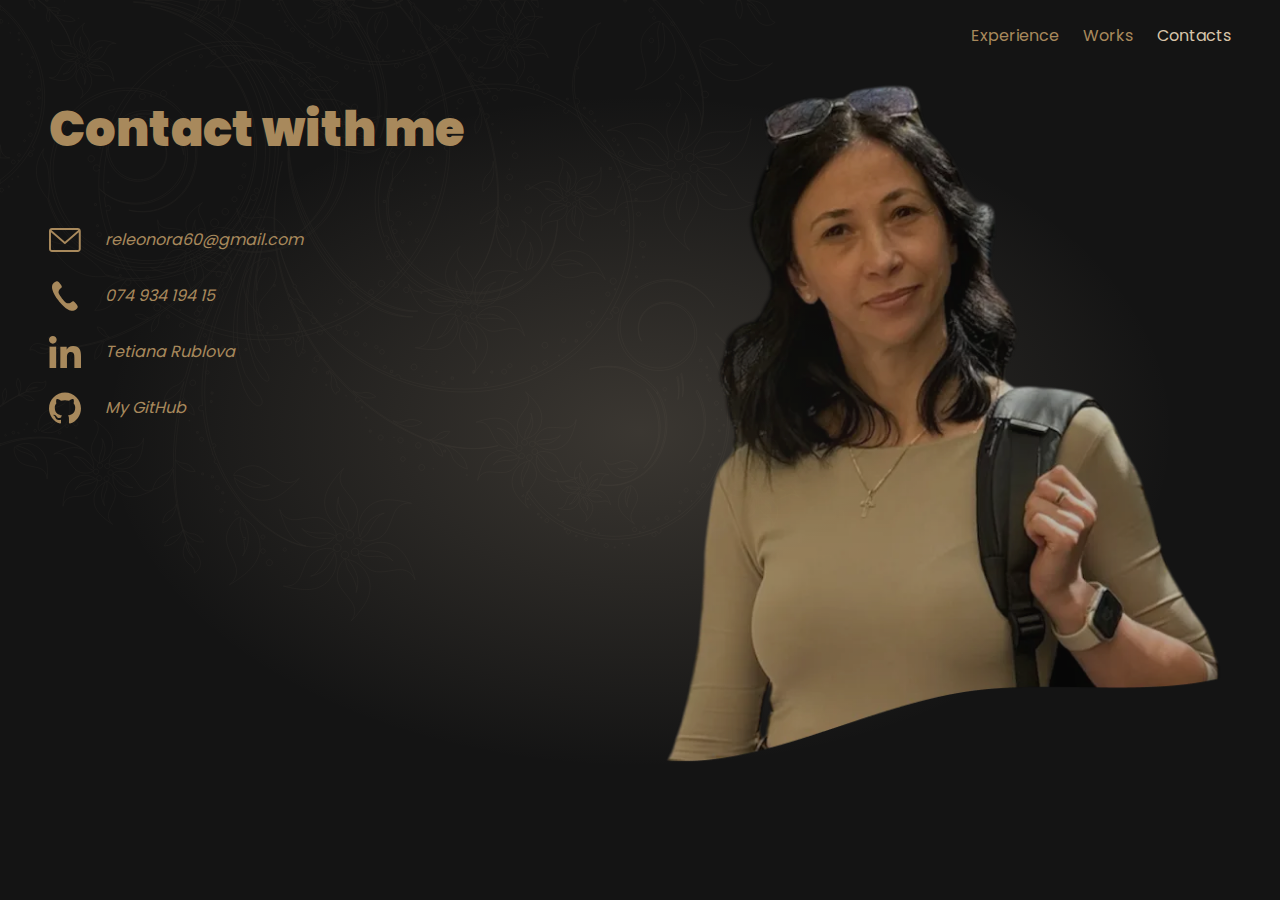
<file: contacts.html>
<!DOCTYPE html>
<html lang="en">
  <head>
    <meta charset="UTF-8" />
    <meta name="viewport" content="width=device-width, initial-scale=1.0" />
    <title>Contacts</title>

    <link rel="stylesheet" href="./css/styles.css" />
  </head>
  <body>
    <header>
      <div class="drawn">
        <svg
          class="main-svg"
          width="1200"
          height="911"
          viewBox="0 0 1200 911"
          fill="none"
          xmlns="http://www.w3.org/2000/svg"
        >
          <path
            d="M684.963 0.454048C678.742 11.9868 671.212 23.1091 662.219 33.3461L662.016 33.4325L661.215 34.4475C648.839 48.2911 633.84 60.5042 615.958 69.9636C611.5 72.3177 606.881 74.445 602.14 76.378L600.394 76.1403L599.668 77.3605C570.904 88.4829 537.708 91.6577 505.502 83.9908C467.555 74.6609 429.871 51.0339 409.97 13.8117C407.536 9.47074 405.406 5.00019 403.512 0.454048H398.551C400.673 5.77768 403.123 10.9933 405.955 16.0577C426.623 54.619 465.515 78.8507 504.494 88.2885C526.96 93.569 549.856 93.6877 571.436 89.6167L571.723 91.906C572.545 93.3746 574.41 93.9038 575.882 93.0831C577.354 92.2408 577.881 90.3727 577.055 88.8933L576.785 88.5154C591.295 85.2759 605.135 80.1465 617.751 73.4191C650.543 55.7636 673.617 29.2859 688.54 0.454048H684.963Z"
          />
          <path
            d="M758.605 0.455233C760.743 4.39666 763.949 8.10051 768.745 10.8325C768.745 10.8325 769.42 5.85445 767.839 0.455233H758.605Z"
          />
          <path
            d="M750.077 0.454882C748.179 7.07433 745.977 12.6788 743.813 17.1169C739.199 26.6736 735.613 31.3924 735.706 31.4355C735.613 31.3924 739.262 26.7167 743.994 17.1925C746.209 12.7543 748.487 7.11752 750.461 0.454882H750.077Z"
          />
          <path
            d="M572.781 0.456434C557.869 9.22477 542.127 11.8919 529.422 11.622C518.678 10.9417 510.057 8.81437 503.333 6.34153C504.578 4.61378 505.738 2.60532 507.099 0.456434H497.09C495.69 1.62267 494.176 3.16682 492.888 5.02415C490.131 9.01958 486.325 9.76468 486.325 9.76468C486.325 9.76468 487.527 12.5831 494.74 11.7624C498.735 11.3088 501.08 9.36509 503.135 6.61149C509.85 9.21392 518.519 11.4924 529.401 12.3347C542.747 12.8099 559.535 10.121 575.379 0.456434H572.781Z"
          />
          <path
            d="M487.2 0.454832C485.483 4.8606 486.335 8.66162 486.335 8.66162C486.335 8.66162 487.824 5.15213 492.265 1.2431L493.29 0.454832H487.2Z"
          />
          <path
            d="M531.778 0.454636C533.617 1.55608 535.701 2.45234 538.089 3.01386C545.644 4.77401 551.401 2.73311 555.117 0.454636H531.778Z"
          />
          <path
            d="M541.781 72.9775C541.781 72.9775 534.264 64.9326 541.49 54.9441C548.716 44.9555 556.055 39.1999 553.414 28.0883C550.783 16.9551 546.02 16.6744 546.02 16.6744C546.02 16.6744 546.961 22.7107 542.553 28.9198C538.153 35.1289 536.369 42.2992 536.508 44.5237C536.571 45.5819 536.783 46.4889 536.989 47.1584C536.015 44.3292 533.986 36.8783 536.656 30.0105C540.047 21.3393 544.397 17.2683 544.397 17.2683C544.397 17.2683 530.514 19.007 525.478 34.2651C520.437 49.5341 532.032 61.6823 535.137 65.7533C538.237 69.8243 541.781 72.9775 541.781 72.9775Z"
          />
          <path
            d="M722.02 60.334C720.425 60.2368 719.066 61.4463 718.975 63.0444C718.878 64.6426 720.092 66.0141 721.674 66.1113C723.251 66.2085 724.614 64.9882 724.706 63.39C724.804 61.7919 723.593 60.4312 722.02 60.334Z"
          />
          <path
            d="M726.555 70.7229C727.884 71.6083 729.677 71.2412 730.549 69.913C731.419 68.5848 731.06 66.7707 729.728 65.9068C728.403 65.0213 726.619 65.3885 725.741 66.7167C724.868 68.0449 725.227 69.8374 726.555 70.7229Z"
          />
          <path
            d="M736.973 67.9684C738.387 67.2449 738.965 65.5064 738.261 64.0702C737.544 62.6556 735.814 62.0724 734.401 62.7851C732.975 63.5086 732.397 65.2472 733.102 66.6618C733.823 68.098 735.548 68.6703 736.973 67.9684Z"
          />
          <path
            d="M734.048 57.1699C733.957 58.7572 735.158 60.1286 736.74 60.2258C738.33 60.3338 739.693 59.1135 739.79 57.5154C739.883 55.9172 738.672 54.5458 737.09 54.4486C735.504 54.3514 734.146 55.5717 734.048 57.1699Z"
          />
          <path
            d="M733.014 53.8425C733.892 52.5035 733.521 50.711 732.204 49.8364C730.876 48.9617 729.084 49.318 728.206 50.6462C727.342 51.9745 727.7 53.7778 729.033 54.6524C730.357 55.5271 732.142 55.1707 733.014 53.8425Z"
          />
          <path
            d="M725.66 53.8963C724.943 52.4601 723.209 51.8771 721.787 52.6006C720.374 53.3132 719.792 55.0518 720.501 56.4772C721.21 57.9026 722.947 58.4856 724.361 57.7621C725.782 57.0494 726.364 55.3217 725.66 53.8963Z"
          />
          <path
            d="M715.151 78.5621C711.747 83.7346 705.673 85.9591 703.206 86.6718L705.201 85.7539C706.804 84.7605 710.882 80.0308 713.034 73.9297C715.185 67.8286 719.804 65.5393 719.804 65.5393C719.804 65.5393 717.294 62.3537 708.33 65.928C699.355 69.5131 698.953 77.4391 695.571 87.3521C692.188 97.2543 682.979 95.9261 682.979 95.9261C682.979 95.9261 686.873 96.8655 691.205 97.0491C695.529 97.2326 709.567 99.414 717.666 88.4427C725.752 77.4931 720.184 66.9646 720.184 66.9646C720.184 66.9646 719.5 71.9751 715.151 78.5621Z"
          />
          <path
            d="M730.539 71.6176C730.539 71.6176 734.512 74.7383 738.013 81.8112C740.768 87.3508 739.65 93.7435 739.031 96.2488L739.237 94.0675C739.174 92.1669 737.141 86.2495 732.965 81.3254C728.788 76.4121 729.126 71.2397 729.126 71.2397C729.126 71.2397 725.119 71.8335 723.714 81.4333C722.326 91.0331 728.949 95.3418 735.8 103.235C742.645 111.14 736.887 118.494 736.887 118.494C736.887 118.494 739.637 115.578 741.97 111.896C744.29 108.213 753.178 97.0911 747.778 84.5649C742.405 72.0387 730.539 71.6176 730.539 71.6176Z"
          />
          <path
            d="M759.511 56.3915C746.02 54.8257 739.735 64.9329 739.735 64.9329C739.735 64.9329 744.405 63.0325 752.255 63.5184C758.414 63.8964 763.37 68.0862 765.213 69.8787L763.421 68.5936C761.755 67.6974 755.638 66.5096 749.31 67.6758C742.984 68.8528 738.689 65.9805 738.689 65.9805C738.689 65.9805 737.204 69.7599 744.776 75.7746C752.348 81.8002 759.363 78.1827 769.6 76.1742C779.829 74.1657 783.288 82.8477 783.288 82.8477C783.288 82.8477 782.157 78.9926 780.145 75.1376C778.141 71.2717 772.996 57.9572 759.511 56.3915Z"
          />
          <path
            d="M743.604 41.9865C747.021 36.814 753.108 34.5895 755.575 33.8768L753.564 34.8056C751.948 35.7991 747.877 40.5287 745.726 46.6299C743.575 52.731 738.948 55.0203 738.948 55.0203C738.948 55.0203 741.466 58.2058 750.429 54.6207C759.406 51.0464 759.802 43.1311 763.176 33.2073C766.577 23.3052 775.78 24.6334 775.78 24.6334C775.78 24.6334 771.888 23.6939 767.568 23.5103C763.231 23.3268 749.198 21.1455 741.099 32.1167C733 43.0663 738.577 53.5948 738.577 53.5948C738.577 53.5948 739.264 48.5843 743.604 41.9865Z"
          />
          <path
            d="M728.22 48.9287C728.22 48.9287 724.234 45.8186 720.732 38.7457C717.999 33.2169 719.109 26.8458 719.721 24.3298L719.518 26.4895C719.573 28.39 721.619 34.3076 725.795 39.2317C729.97 44.145 729.634 49.3174 729.634 49.3174C729.634 49.3174 733.632 48.7235 735.033 39.1237C736.432 29.5239 729.815 25.2152 722.96 17.3108C716.114 9.41713 721.872 2.05258 721.872 2.05258C721.872 2.05258 719.117 4.97896 716.789 8.66123C714.469 12.3327 705.568 23.466 710.967 35.9921C716.359 48.5183 728.22 48.9287 728.22 48.9287Z"
          />
          <path
            d="M699.255 64.1679C712.74 65.7337 719.025 55.6155 719.025 55.6155C719.025 55.6155 714.352 57.5269 706.518 57.0409C700.373 56.663 695.425 52.4948 693.556 50.7023L695.341 51.9656C697.007 52.8727 703.123 54.0498 709.45 52.8728C715.778 51.7065 720.067 54.5789 720.067 54.5789C720.067 54.5789 721.556 50.7995 713.984 44.7847C706.414 38.7592 699.39 42.3767 689.161 44.3852C678.924 46.3937 675.465 37.7117 675.465 37.7117C675.465 37.7117 676.612 41.5668 678.616 45.4326C680.619 49.2877 685.757 62.5913 699.255 64.1679Z"
          />
          <path
            d="M471.615 14.3867C472.746 14.7646 473.974 14.1491 474.353 13.0153C474.737 11.8706 474.129 10.6396 473.003 10.2616C471.869 9.87287 470.646 10.4884 470.261 11.6222C469.882 12.7561 470.48 13.998 471.615 14.3867Z"
          />
          <path
            d="M474.454 15.6276L474.256 18.6943L477.31 18.8994L477.499 15.8327L474.454 15.6276Z"
          />
          <path
            d="M482.347 18.7571C483.52 18.5195 484.279 17.3749 484.051 16.2087C483.806 15.0209 482.667 14.265 481.498 14.4918C480.327 14.7293 479.562 15.8848 479.794 17.051C480.035 18.228 481.179 18.9947 482.347 18.7571Z"
          />
          <path
            d="M482.352 10.3455C481.967 11.4794 482.575 12.7211 483.702 13.0991C484.835 13.4878 486.067 12.8831 486.447 11.7384C486.831 10.6046 486.223 9.36286 485.089 8.97412C483.963 8.59617 482.735 9.2117 482.352 10.3455Z"
          />
          <path
            d="M482.258 7.73193L482.455 4.6544L479.397 4.45997L479.207 7.53764L482.258 7.73193Z"
          />
          <path
            d="M475.202 8.86697C476.375 8.62941 477.138 7.48479 476.903 6.31856C476.671 5.13073 475.531 4.37474 474.354 4.60151C473.186 4.83908 472.427 5.9837 472.65 7.16073C472.895 8.33776 474.034 9.10454 475.202 8.86697Z"
          />
          <path
            d="M464.31 29.7958C472.342 23.4463 470.368 14.7103 470.368 14.7103C470.368 14.7103 468.883 18.2091 464.438 22.1181C460.944 25.1957 456.102 25.6059 454.166 25.6383L455.803 25.3577C457.16 24.9581 461.054 22.3341 463.813 18.3387C466.571 14.3433 470.381 13.5981 470.381 13.5981C470.381 13.5981 469.178 10.7905 461.97 11.6111C454.757 12.421 452.905 18.0794 448.505 24.6017C444.102 31.124 437.681 28.3272 437.681 28.3272C437.681 28.3272 440.322 29.7849 443.427 30.7784C446.532 31.761 456.288 36.1345 464.31 29.7958Z"
          />
          <path
            d="M476.965 20.1395C476.965 20.1395 479.24 23.1846 480.386 29.0158C481.293 33.5943 479.218 38.0109 478.286 39.7062L478.859 38.1513C479.197 36.7583 478.881 32.0609 476.818 27.666C474.751 23.2602 476.012 19.5779 476.012 19.5779C476.012 19.5779 472.996 19.2216 470.09 25.9058C467.188 32.59 471.145 37.0282 474.562 44.1228C477.974 51.2174 472.36 55.4072 472.36 55.4072C472.36 55.4072 474.929 53.8307 477.341 51.6278C479.745 49.4249 488.384 43.1186 486.933 32.9572C485.486 22.8067 476.965 20.1395 476.965 20.1395Z"
          />
          <path
            d="M494.303 18.5766C498.693 20.0775 501.465 24.0838 502.461 25.7576L501.41 24.4833C500.381 23.4898 496.18 21.4166 491.354 21.017C486.533 20.6067 483.989 17.6694 483.989 17.6694C483.989 17.6694 482.172 20.1207 486.478 25.9843C490.785 31.8586 496.589 30.6384 504.409 31.1999C512.226 31.7722 513.032 38.7588 513.032 38.7588C513.032 38.7588 512.955 35.746 512.264 32.5389C511.572 29.3425 510.454 18.6629 500.972 14.851C491.502 11.0284 484.951 17.1188 484.951 17.1188C484.951 17.1188 488.709 16.6652 494.303 18.5766Z"
          />
          <path
            d="M481.052 0.455994C481.133 2.45371 480.686 3.78187 480.686 3.78187C480.686 3.78187 482.706 4.01948 485.026 0.455994H481.052Z"
          />
          <path
            d="M475.13 0.455262C477.5 2.50697 479.744 3.21973 479.744 3.21973C479.744 3.21973 479.04 2.2802 478.226 0.455262H475.13Z"
          />
          <path
            d="M462.404 4.78645C459.776 3.89018 457.747 2.10842 456.317 0.456263H447.291C448.889 3.6634 451.445 6.79491 455.731 8.51186C465.201 12.3345 471.755 6.24421 471.755 6.24421C471.755 6.24421 467.998 6.70857 462.404 4.78645Z"
          />
          <path
            d="M457.972 0.454188C459.866 1.29647 462.498 2.11716 465.349 2.35472C470.175 2.75427 472.719 5.69141 472.719 5.69141C472.719 5.69141 473.879 4.11486 472.115 0.454188H457.972Z"
          />
          <path
            d="M774.971 13.0464L775.219 12.1177L774.305 11.8478L774.043 12.7764L774.971 13.0464Z"
          />
          <path
            d="M388.673 0.455099L388.677 0.465908L391.33 1.21094L392.072 0.455099H388.673Z"
          />
          <path
            d="M396.053 4.75317L395.53 6.62128L397.39 7.15039L397.913 5.28228L396.053 4.75317Z"
          />
          <path
            d="M398.568 14.5681L398.314 15.4753L399.208 15.7236L399.462 14.8274L398.568 14.5681Z"
          />
          <path
            d="M406.634 29.4621L405.99 31.7838L408.296 32.4316L408.946 30.1099L406.634 29.4621Z"
          />
          <path
            d="M410.149 35.6468L409.711 37.2126L411.271 37.6553L411.711 36.0896L410.149 35.6468Z"
          />
          <path
            d="M416.367 40.1601C414.992 40.9268 414.499 42.6869 415.274 44.0691C416.042 45.4621 417.788 45.9481 419.168 45.1706C420.547 44.3931 421.036 42.6437 420.261 41.2507C419.489 39.8685 417.746 39.3718 416.367 40.1601Z"
          />
          <path
            d="M436.475 39.0474L437.061 36.9525L434.974 36.3586L434.391 38.4534L436.475 39.0474Z"
          />
          <path
            d="M439.955 47.7314L439.563 49.1459L440.963 49.5347L441.36 48.1201L439.955 47.7314Z"
          />
          <path
            d="M442.422 59.0926L440.511 58.5635L439.975 60.4855L441.886 61.0146L442.422 59.0926Z"
          />
          <path
            d="M443.732 62.4919C442.247 63.3342 441.72 65.224 442.551 66.725C443.386 68.2152 445.267 68.7442 446.757 67.902C448.246 67.0705 448.773 65.1808 447.941 63.6799C447.106 62.1897 445.225 61.6605 443.732 62.4919Z"
          />
          <path
            d="M454.697 71.9515L454.12 74.0033L456.169 74.5864L456.751 72.5239L454.697 71.9515Z"
          />
          <path
            d="M466.12 66.3703L465.896 67.1585L466.69 67.3853L466.909 66.597L466.12 66.3703Z"
          />
          <path
            d="M467.277 79.1664C466.294 79.7171 465.939 80.9697 466.497 81.9631C467.045 82.9458 468.285 83.2913 469.272 82.7514C470.254 82.1899 470.601 80.9373 470.053 79.9546C469.5 78.9612 468.256 78.6157 467.277 79.1664Z"
          />
          <path
            d="M480.873 67.5224C479.646 68.2135 479.207 69.7684 479.899 70.9994C480.587 72.2305 482.134 72.6732 483.362 71.9821C484.585 71.2802 485.024 69.7361 484.333 68.5051C483.649 67.2633 482.096 66.8313 480.873 67.5224Z"
          />
          <path
            d="M487.848 75.0731L487.516 76.2609L488.7 76.5957L489.034 75.4079L487.848 75.0731Z"
          />
          <path
            d="M493.753 93.0841C492.306 93.894 491.796 95.7405 492.606 97.1982C493.416 98.6452 495.247 99.1636 496.689 98.3429C498.136 97.5223 498.646 95.6865 497.84 94.2395C497.026 92.7817 495.204 92.2634 493.753 93.0841Z"
          />
          <path
            d="M506.132 99.7807L505.643 101.53L507.389 102.027L507.883 100.277L506.132 99.7807Z"
          />
          <path
            d="M518.655 96.6713L518.38 97.6324L519.341 97.9023L519.611 96.9413L518.655 96.6713Z"
          />
          <path
            d="M527.094 100.534L526.614 102.24L528.318 102.715L528.79 101.009L527.094 100.534Z"
          />
          <path
            d="M538.763 78.4304C537.294 79.251 536.767 81.1192 537.599 82.5985C538.42 84.0779 540.277 84.5964 541.745 83.7757C543.213 82.9442 543.735 81.0761 542.914 79.5967C542.091 78.1281 540.235 77.5989 538.763 78.4304Z"
          />
          <path
            d="M546.657 85.0815L546.311 86.3342L547.555 86.6797L547.906 85.427L546.657 85.0815Z"
          />
          <path
            d="M552.41 81.7557C552.98 82.7707 554.267 83.1379 555.287 82.5656C556.3 81.9932 556.663 80.7082 556.094 79.6823C555.515 78.6565 554.237 78.3001 553.217 78.8724C552.2 79.4448 551.841 80.7298 552.41 81.7557Z"
          />
          <path
            d="M564.925 91.2926C563.457 92.1133 562.934 93.9814 563.756 95.4608C564.583 96.9294 566.44 97.4584 567.911 96.6378C569.375 95.8063 569.898 93.9382 569.075 92.4588C568.253 90.9794 566.393 90.4503 564.925 91.2926Z"
          />
          <path
            d="M577.428 74.48L578.163 71.8775L575.565 71.1324L574.839 73.7456L577.428 74.48Z"
          />
          <path
            d="M590.788 76.1214C592.122 75.3763 592.594 73.6918 591.847 72.3528C591.101 71.0138 589.418 70.5386 588.089 71.2837C586.76 72.0396 586.284 73.7242 587.035 75.0632C587.776 76.4022 589.46 76.8773 590.788 76.1214Z"
          />
          <path
            d="M610.263 69.0264L610.857 66.8667L608.723 66.2619L608.124 68.4216L610.263 69.0264Z"
          />
          <path
            d="M614.399 57.3207C615.423 56.7484 615.786 55.4525 615.213 54.4267C614.643 53.4008 613.344 53.0337 612.323 53.606C611.294 54.1783 610.936 55.485 611.509 56.5108C612.078 57.5367 613.377 57.9038 614.399 57.3207Z"
          />
          <path
            d="M629.767 57.4399L630.079 56.3169L628.961 55.993L628.636 57.1267L629.767 57.4399Z"
          />
          <path
            d="M626.237 42.0733C627.641 41.285 628.147 39.4924 627.355 38.0778C626.561 36.6524 624.786 36.145 623.372 36.9441C621.964 37.7432 621.458 39.5357 622.246 40.9502C623.04 42.3648 624.819 42.8724 626.237 42.0733Z"
          />
          <path
            d="M642.575 48.2186C643.693 47.5923 644.094 46.1562 643.47 45.0331C642.841 43.9101 641.419 43.4997 640.297 44.1368C639.179 44.7739 638.774 46.1994 639.407 47.3224C640.036 48.4454 641.452 48.8449 642.575 48.2186Z"
          />
          <path
            d="M652.035 40.3896C653.449 39.6014 653.951 37.8089 653.157 36.3835C652.369 34.9581 650.581 34.4613 649.172 35.2604C647.758 36.0487 647.256 37.8412 648.05 39.2666C648.838 40.6812 650.627 41.1779 652.035 40.3896Z"
          />
          <path
            d="M657.602 15.6282C658.582 15.0775 658.936 13.8247 658.383 12.8313C657.834 11.8486 656.59 11.4923 655.603 12.0538C654.625 12.6045 654.271 13.8571 654.823 14.8398C655.376 15.8332 656.619 16.1789 657.602 15.6282Z"
          />
          <path
            d="M665.442 12.6486C666.627 11.9899 667.037 10.4996 666.382 9.3118C665.716 8.13477 664.231 7.71363 663.059 8.37234C661.89 9.04184 661.469 10.5321 662.122 11.72C662.784 12.897 664.273 13.3181 665.442 12.6486Z"
          />
          <path
            d="M337.431 0.454232C336.82 14.611 333.58 26.4569 329.767 34.3506C324.654 44.3607 319.517 48.0213 318.943 48.7124C319.648 48.1293 325.11 45.5917 331.535 35.9379C336.419 28.3034 341.165 15.8636 343.139 0.454232H337.431Z"
          />
          <path
            d="M299.97 0.456572C295.04 11.6438 289.429 19.5807 286.164 23.5977L284.865 24.9798L284.793 25.2175C283.925 26.2001 283.405 26.6859 283.423 26.5888C283.304 26.7831 284.16 26.2972 285.654 25.1202C294.63 19.7965 305.416 16.8486 311.92 6.6981C312.051 10.9419 312.203 16.7838 312.384 19.2243L311.507 20.9412L312.127 23.2413L312.503 23.2845L313.705 22.4098L314.004 21.1032C317.678 14.2462 320.525 7.46476 322.503 0.456572H299.97Z"
          />
          <path
            d="M284.581 0.455181C285.142 6.68588 283.716 12.4739 280.109 18.6938C277.726 22.7756 274.837 26.1123 272.315 29.9242L271.324 30.4641L271.753 30.7988L271.244 31.587L271.437 31.8462L272.85 30.518C276.646 28.8442 286.838 19.5792 295.864 0.455181H284.581Z"
          />
          <path
            d="M998.801 107.413C993.36 86.572 983.937 63.5928 968.599 40.6245C960.142 27.0185 949.643 13.4341 937.283 0.454397H932.758C946.057 13.8013 957.35 27.8933 966.419 42.05C971.734 49.8033 976.339 57.5457 980.359 65.2234L982.49 69.4673C989.779 84.0992 995.28 98.2991 998.329 111.711C999.075 114.983 999.712 117.974 1001.06 123.989C1003.77 136.05 1004.35 147.259 1004.34 156.773C1004.23 165.239 1003.23 172.387 1001.86 178.305C1005.01 152.604 983.869 135.413 977.87 129.334C971.628 123.006 964.858 118.384 964.858 118.384C964.858 118.384 979.545 130.543 969.317 149.332C959.066 168.133 947.711 179.644 954.684 198.195C961.652 216.757 969.907 216.196 969.907 216.196C969.907 216.196 966.979 206.014 973.197 194.34C979.397 182.678 980.886 169.957 980.169 166.146C979.833 164.375 979.271 162.874 978.778 161.772C981.089 166.48 986.172 178.834 983.072 191.166C979.171 206.834 972.577 214.803 972.577 214.803C972.577 214.803 984.599 211.694 993.393 199.912C996.683 195.496 999.518 189.848 1001.1 182.7C1003.12 176.08 1004.83 167.496 1005.15 156.794C1005.31 148.425 1004.72 138.772 1003.12 128.243L998.801 107.413Z"
          />
          <path
            d="M480.417 0.457281H476.439C486.748 13.2426 496.686 27.3455 505.599 42.6252C534.401 90.1708 541.942 134.725 539.909 161.16C538.26 188.296 531.022 200.898 531.489 201.179C531.009 200.876 539.302 189.3 542.077 162.456C545.275 136.474 538.636 90.6783 508.923 41.6317C500.229 26.7191 490.51 12.9511 480.417 0.457281Z"
          />
          <path
            d="M489.809 0.454375H485.89C496.107 12.851 505.981 26.565 514.877 41.456C543.607 87.7705 551.672 131.591 550.166 157.723C549.032 184.546 542.244 197.137 542.7 197.418C542.236 197.116 550.065 185.518 552.283 158.965C554.936 133.254 547.716 88.1917 518.078 40.4086C509.419 25.9063 499.789 12.5486 489.809 0.454375Z"
          />
          <path
            d="M752.673 0.456769H734.265C736.117 3.36155 738.082 6.50392 739.981 9.65706C746.927 20.6175 753.348 31.7291 760.602 28.5327C767.597 25.5307 762.311 12.0866 753.179 1.07222L752.673 0.456769Z"
          />
          <path
            d="M711.726 0.455665H699.62C706.199 11.2757 715.859 27.1278 721.026 24.8817C725.687 22.9164 721.259 12.1828 714.045 3.22013L711.726 0.455665Z"
          />
          <path
            d="M666.995 0.453844C671.466 5.89626 676.283 10.1725 679.67 8.04518C682.222 6.36062 682.066 3.59619 680.429 0.453844H666.995Z"
          />
          <path
            d="M1100.68 26.9438C1097.9 23.3047 1099.18 22.0305 1096.5 15.465C1088.39 -0.873038 1074.18 1.38386 1067.45 0.779151C1078.77 3.61914 1088.95 24.2334 1085.72 20.8967C1084.32 19.0393 1080.63 13.964 1076.15 9.88216C1071.7 5.71397 1067.15 5.18489 1067.21 5.20649C1067.98 5.66002 1069.87 11.556 1077.17 22.2465C1078.98 25.4536 1081.98 29.8485 1085.9 32.7425C1091.11 36.576 1095.14 36.3491 1098.43 36.036C1104.86 34.9453 1107.3 31.5439 1107.34 31.6951C1105.44 31.9111 1102.85 29.9133 1100.68 26.9438Z"
          />
          <path
            d="M999.593 0.454982C1003.28 3.70531 1005.17 5.55183 1005.24 5.43305C1005.17 5.55183 1003.4 3.71611 999.93 0.454982H999.593Z"
          />
          <path
            d="M1053.01 0.455773C1052.85 2.71265 1052.39 4.14889 1052.39 4.14889C1047.7 15.6492 1057.16 26.8364 1057.16 26.8364C1062.24 17.1502 1060.65 7.64754 1057.71 0.455773H1053.01Z"
          />
          <path
            d="M704.45 230.327C704.936 241.222 697.786 247.996 697.786 247.996C686.663 256.964 689.996 273.558 689.996 273.558C711.474 259.423 704.45 230.327 704.45 230.327Z"
          />
          <path
            d="M682.946 116.483C682.946 116.483 674.544 114.929 669.791 106.733C669.791 106.733 675.358 122.768 689.257 128.999C688.772 130.079 688.746 131.342 689.337 132.444C690.341 134.366 692.703 135.1 694.601 134.085C695.753 133.469 696.47 132.357 696.639 131.159C697.921 131.342 699.254 131.439 700.646 131.45C700.646 131.45 695.289 117.747 682.946 116.483Z"
          />
          <path
            d="M685.006 153.987C687.081 162.637 682.399 169.191 682.399 169.191C674.862 178.111 680.101 190.885 680.101 190.885C695.129 176.199 685.006 153.987 685.006 153.987Z"
          />
          <path
            d="M641.486 41.9541C641.486 41.9541 639.617 42.1159 636.813 41.7056C638.061 40.9713 638.528 39.3731 637.846 38.0773C637.145 36.7491 635.505 36.2309 634.176 36.9436C632.847 37.6455 632.341 39.2975 633.041 40.6366L633.252 40.9498C629.646 39.9563 625.364 38.0018 621.538 34.2223C621.538 34.2223 635.416 54.491 656.894 55.9056L656.642 56.0027C655.288 56.7262 654.768 58.4109 655.482 59.7715C656.199 61.1429 657.877 61.6612 659.231 60.9377C660.59 60.225 661.109 58.5404 660.392 57.169L659.177 55.9812C662.289 55.992 665.55 55.6032 668.934 54.6853C668.934 54.6853 657.476 39.2761 641.486 41.9541Z"
          />
          <path
            d="M359.263 311.569C342.027 312.518 338.332 297.468 338.332 297.468C338.332 297.468 339.323 304.065 341.732 310.852C344.145 317.647 349.557 340.662 371.322 346.327C393.088 352 405.713 336.856 405.713 336.856C405.713 336.856 397.619 338.919 384.851 336.321C374.714 334.254 367.476 326.071 364.92 322.789C365.552 323.548 366.476 324.515 367.699 325.421C370.2 327.286 379.987 330.64 390.629 330.162C401.279 329.669 407.654 335.385 407.654 335.385C407.654 335.385 410.952 329.521 399.896 317.917C388.857 306.297 376.511 310.616 359.263 311.569Z"
          />
          <path
            d="M394.163 385.926C390.51 368.526 383.124 367.894 383.124 367.894C383.124 367.894 384.338 377.308 377.244 386.791C370.161 396.278 367.099 407.354 367.229 410.818C367.289 412.491 367.588 413.934 367.884 414.989C366.488 410.577 363.594 398.838 368.035 388.25C373.646 374.904 380.572 368.758 380.572 368.758C380.572 368.758 358.92 370.893 350.483 394.43C342.047 417.972 359.595 437.307 364.26 443.765C368.922 450.219 374.308 455.26 374.308 455.26C374.308 455.26 362.932 442.461 374.556 427.213C386.195 411.964 397.828 403.317 394.163 385.926Z"
          />
          <path
            d="M907.899 128.171C907.899 128.171 916.213 125.644 924.476 121.249C932.769 116.843 961.355 105.527 964.583 76.1872C967.822 46.8478 945.993 33.2742 945.993 33.2742C945.993 33.2742 950.148 43.4031 949.186 60.4754C948.427 74.0274 939.261 84.9663 935.52 88.897C936.376 87.9251 937.439 86.5537 938.375 84.8043C940.307 81.1976 942.796 67.8615 940.193 54.1259C937.578 40.3687 943.732 31.0282 943.732 31.0282C943.732 31.0282 935.582 27.8318 922.717 44.3642C909.839 60.875 917.689 76.1116 922.135 98.3348C926.569 120.569 907.899 128.171 907.899 128.171Z"
          />
          <path
            d="M1069.71 85.6035C1052.89 69.2223 1044.06 53.7589 1022.48 55.789C1000.89 57.7975 999.075 66.7495 999.075 66.7495C999.075 66.7495 1010.67 66.5983 1021.14 76.6192C1023.32 78.6925 1025.61 80.5606 1027.91 82.2344L1026.72 82.4827C1025.63 83.055 1025.22 84.4049 1025.79 85.4955C1026.37 86.597 1027.71 87.0073 1028.8 86.435C1029.84 85.8843 1030.25 84.6316 1029.79 83.5626C1037.89 89.0806 1045.72 92.0178 1048.82 92.2662C1050.84 92.4174 1052.6 92.2661 1053.91 92.0609C1048.33 93.1516 1033.76 94.9982 1021.6 88.0872C1006.24 79.3404 999.776 69.989 999.776 69.989C999.776 69.989 999.298 96.7907 1026.61 110.44C1053.92 124.078 1079.82 105.343 1088.3 100.548C1096.78 95.754 1103.63 89.8798 1103.63 89.8798C1103.63 89.8798 1086.53 101.985 1069.71 85.6035Z"
          />
          <path
            d="M984.114 230.745C987.269 231.551 990.462 229.631 991.275 226.48C992.052 223.317 990.146 220.098 987.002 219.292C983.851 218.491 980.646 220.405 979.845 223.574C979.051 226.725 980.971 229.947 984.114 230.745Z"
          />
          <path
            d="M989.915 234.835C986.806 235.72 984.988 238.99 985.866 242.133C986.738 245.275 990 247.101 993.129 246.228C996.255 245.326 998.056 242.056 997.178 238.914C996.297 235.767 993.045 233.945 989.915 234.835Z"
          />
          <path
            d="M985.37 257.589C987.627 255.239 987.585 251.497 985.251 249.216C982.932 246.951 979.199 247.005 976.942 249.346C974.665 251.683 974.715 255.425 977.039 257.715C979.38 259.976 983.087 259.917 985.37 257.589Z"
          />
          <path
            d="M966.258 245.186C963.107 244.376 959.901 246.295 959.1 249.455C958.306 252.619 960.218 255.832 963.373 256.642C966.524 257.439 969.721 255.525 970.523 252.353C971.311 249.202 969.405 245.983 966.258 245.186Z"
          />
          <path
            d="M953.194 237.014C954.079 240.16 957.327 241.987 960.457 241.102C963.57 240.211 965.384 236.942 964.499 233.8C963.621 230.658 960.364 228.826 957.243 229.709C954.121 230.603 952.308 233.871 953.194 237.014Z"
          />
          <path
            d="M973.431 226.578C975.701 224.246 975.65 220.5 973.338 218.218C970.997 215.961 967.277 216.004 965.007 218.344C962.742 220.69 962.793 224.436 965.126 226.713C967.441 228.979 971.165 228.919 973.431 226.578Z"
          />
          <path
            d="M1011.76 214.418C1024.93 213.986 1036.63 208.933 1039.55 206.395C1040.91 205.218 1041.92 203.987 1042.63 203.004C1039.72 207.367 1031.62 217.962 1019.45 221.438C1003.99 225.863 993.836 224.103 993.836 224.103C993.836 224.103 1010.8 241.546 1037.05 232.481C1063.31 223.421 1067.79 194.582 1070.12 185.986C1072.45 177.391 1073.04 169.184 1073.04 169.184C1073.04 169.184 1069.92 188.049 1048.61 188.545C1027.29 189.02 1011.7 184.885 999.193 200.24C986.694 215.585 991.305 222.484 991.305 222.484C991.305 222.484 998.61 214.85 1011.76 214.418Z"
          />
          <path
            d="M1054.48 277.164C1043.41 258.845 1039.17 243.208 1019.69 240.002C1000.23 236.792 996.578 244.258 996.578 244.258C996.578 244.258 1006.81 246.798 1013.76 258.035C1020.71 269.276 1030.92 276.928 1034.56 278.215C1036.19 278.784 1037.71 279.05 1038.89 279.176C1033.59 278.809 1020.56 277.012 1011.55 268.234C1000.01 256.988 996.45 247.265 996.45 247.265C996.45 247.265 989.913 270.756 1010.85 289.067C1031.79 307.404 1058.87 296.884 1067.43 294.614C1076 292.346 1083.37 288.764 1083.37 288.764C1083.37 288.764 1065.56 295.471 1054.48 277.164Z"
          />
          <path
            d="M995.683 277.732C988.709 259.172 980.455 259.733 980.455 259.733C980.455 259.733 983.387 269.92 977.173 281.579C970.973 293.259 969.488 305.968 970.205 309.777C970.538 311.562 971.099 313.05 971.597 314.16C969.285 309.452 964.202 297.097 967.291 284.759C971.205 269.093 977.793 261.133 977.793 261.133C977.793 261.133 954.289 267.178 948.983 294.562C943.652 321.956 966.257 340.278 972.504 346.598C978.747 352.924 985.513 357.544 985.513 357.544C985.513 357.544 970.825 345.387 981.054 326.599C991.304 307.794 1002.66 296.292 995.683 277.732Z"
          />
          <path
            d="M951.171 275.694C963.678 260.349 959.059 253.443 959.059 253.443C959.059 253.443 951.762 261.082 938.6 261.513C925.44 261.943 913.748 267.001 910.816 269.532C909.466 270.712 908.449 271.935 907.758 272.914C910.664 268.545 918.763 257.97 930.924 254.494C946.383 250.069 956.541 251.823 956.541 251.823C956.541 251.823 939.571 234.39 913.326 243.45C887.055 252.511 882.572 281.351 880.243 289.947C877.923 298.544 877.319 306.749 877.319 306.749C877.319 306.749 880.454 287.88 901.768 287.391C923.078 286.91 938.677 291.044 951.171 275.694Z"
          />
          <path
            d="M895.891 198.758C906.957 217.082 911.204 232.723 930.679 235.928C950.15 239.139 953.786 231.668 953.786 231.668C953.786 231.668 943.544 229.125 936.609 217.887C929.658 206.652 919.45 198.996 915.802 197.721C914.157 197.138 912.626 196.868 911.436 196.75C916.722 197.106 929.797 198.898 938.812 207.699C950.348 218.938 953.926 228.657 953.926 228.657C953.926 228.657 960.459 205.172 939.529 186.858C918.585 168.522 891.492 179.04 882.93 181.308C874.371 183.586 866.998 187.171 866.998 187.171C866.998 187.171 884.811 180.466 895.891 198.758Z"
          />
          <path
            d="M655.038 442.788C652.575 442.573 650.411 444.403 650.2 446.884C649.994 449.355 651.811 451.54 654.271 451.76C656.734 451.962 658.907 450.127 659.104 447.647C659.324 445.18 657.493 442.998 655.038 442.788Z"
          />
          <path
            d="M661.699 459.12C663.724 460.537 666.508 460.048 667.934 458.015C669.334 455.978 668.841 453.168 666.816 451.751C664.779 450.329 661.995 450.831 660.581 452.856C659.169 454.898 659.667 457.699 661.699 459.12Z"
          />
          <path
            d="M677.989 455.238C680.229 454.18 681.195 451.505 680.153 449.253C679.099 447.013 676.433 446.039 674.197 447.097C671.957 448.152 670.991 450.826 672.033 453.07C673.08 455.322 675.745 456.289 677.989 455.238Z"
          />
          <path
            d="M673.882 438.341C673.659 440.813 675.493 442.997 677.94 443.209C680.408 443.424 682.572 441.589 682.791 439.113C683.001 436.637 681.18 434.456 678.707 434.232C676.252 434.035 674.088 435.869 673.882 438.341Z"
          />
          <path
            d="M672.404 433.131C673.812 431.098 673.319 428.288 671.294 426.867C669.257 425.449 666.473 425.943 665.052 427.98C663.647 430.014 664.145 432.819 666.182 434.236C668.207 435.661 670.991 435.159 672.404 433.131Z"
          />
          <path
            d="M660.948 432.921C659.897 430.669 657.244 429.707 654.996 430.753C652.76 431.808 651.798 434.486 652.836 436.738C653.891 438.979 656.553 439.953 658.788 438.895C661.023 437.84 661.994 435.161 660.948 432.921Z"
          />
          <path
            d="M643.65 470.86C638.144 478.76 628.59 481.983 624.726 483.008C625.596 482.742 626.713 482.32 627.89 481.641C630.426 480.156 636.959 472.96 640.545 463.566C644.126 454.164 651.406 450.79 651.406 450.79C651.406 450.79 647.618 445.74 633.538 450.946C619.446 456.151 618.513 468.456 612.865 483.742C607.205 499.007 592.939 496.57 592.939 496.57C592.939 496.57 598.954 498.189 605.681 498.641C612.397 499.104 634.146 503.049 647.163 486.323C660.18 469.624 651.933 453.022 651.933 453.022C651.933 453.022 650.664 460.8 643.65 470.86Z"
          />
          <path
            d="M667.851 460.676C667.851 460.676 673.912 465.675 679.079 476.812C683.142 485.564 681.134 495.494 680.083 499.362C680.29 498.471 680.493 497.286 680.493 495.924C680.471 492.967 677.539 483.691 671.242 475.867C664.936 468.054 665.665 460.023 665.665 460.023C665.665 460.023 659.423 460.795 656.867 475.659C654.302 490.537 664.434 497.488 674.777 510.05C685.111 522.612 675.873 533.815 675.873 533.815C675.873 533.815 680.273 529.386 684.036 523.759C687.79 518.132 702.056 501.179 694.159 481.489C686.271 461.803 667.851 460.676 667.851 460.676Z"
          />
          <path
            d="M713.485 438.164C692.589 435.181 682.411 450.657 682.411 450.657C682.411 450.657 689.737 447.874 701.92 448.949C711.487 449.788 719.016 456.479 721.829 459.33C721.167 458.701 720.247 457.951 719.101 457.28C716.536 455.811 707.079 453.728 697.187 455.297C687.304 456.879 680.757 452.226 680.757 452.226C680.757 452.226 678.29 458.052 689.814 467.707C701.363 477.366 712.41 472.031 728.41 469.31C744.396 466.598 749.429 480.24 749.429 480.24C749.429 480.24 747.814 474.195 744.84 468.108C741.874 462.029 734.407 441.129 713.485 438.164Z"
          />
          <path
            d="M689.336 415.131C694.862 407.191 704.484 403.977 708.31 402.969C707.424 403.231 706.293 403.662 705.095 404.348C702.551 405.833 696.027 413.029 692.436 422.424C688.864 431.822 681.58 435.2 681.58 435.2C681.58 435.2 685.363 440.253 699.451 435.044C713.54 429.835 714.469 417.539 720.12 402.252C725.781 386.982 740.051 389.416 740.051 389.416C740.051 389.416 734.032 387.805 727.299 387.345C720.585 386.885 698.84 382.941 685.827 399.666C672.806 416.37 681.047 432.964 681.047 432.964C681.047 432.964 682.326 425.195 689.336 415.131Z"
          />
          <path
            d="M665.14 425.309C665.14 425.309 659.078 420.311 653.911 409.175C649.849 400.426 651.856 390.493 652.911 386.625C652.701 387.515 652.502 388.7 652.502 390.067C652.52 393.02 655.443 402.3 661.752 410.124C668.05 417.94 667.324 425.972 667.324 425.972C667.324 425.972 673.576 425.2 676.128 410.331C678.68 395.458 668.556 388.502 658.205 375.945C647.884 363.383 657.112 352.176 657.112 352.176C657.112 352.176 652.717 356.608 648.959 362.231C645.205 367.854 630.934 384.811 638.831 404.502C646.711 424.187 665.14 425.309 665.14 425.309Z"
          />
          <path
            d="M619.497 447.832C640.399 450.81 650.582 435.338 650.582 435.338C650.582 435.338 643.246 438.113 631.064 437.046C621.526 436.21 614.01 429.546 611.184 426.677C611.842 427.297 612.748 428.049 613.901 428.715C616.448 430.178 625.91 432.267 635.801 430.698C645.688 429.116 652.235 433.765 652.235 433.765C652.235 433.765 654.698 427.939 643.165 418.284C631.629 408.619 620.574 413.96 604.583 416.68C588.596 419.397 583.559 405.751 583.559 405.751C583.559 405.751 585.179 411.792 588.144 417.882C591.109 423.961 598.58 444.858 619.497 447.832Z"
          />
          <path
            d="M265.516 357.013C264.883 358.763 265.773 360.708 267.515 361.358C269.262 361.991 271.189 361.097 271.83 359.338C272.467 357.587 271.573 355.642 269.839 354.997C268.089 354.355 266.16 355.258 265.516 357.013Z"
          />
          <path
            d="M276.193 368.613C277.614 367.414 277.808 365.28 276.61 363.849C275.425 362.411 273.295 362.222 271.877 363.411C270.447 364.61 270.257 366.743 271.451 368.177C272.64 369.607 274.766 369.801 276.193 368.613Z"
          />
          <path
            d="M284.032 368.594C285.863 368.273 287.09 366.523 286.778 364.688C286.453 362.849 284.711 361.613 282.885 361.933C281.05 362.258 279.827 364.009 280.139 365.839C280.46 367.682 282.197 368.91 284.032 368.594Z"
          />
          <path
            d="M288.692 353.497C286.946 352.866 285.014 353.767 284.372 355.519C283.735 357.274 284.634 359.217 286.367 359.859C288.114 360.5 290.046 359.606 290.691 357.851C291.323 356.092 290.429 354.152 288.692 353.497Z"
          />
          <path
            d="M284.324 351.45C285.754 350.248 285.949 348.117 284.75 346.679C283.561 345.249 281.435 345.055 280.014 346.249C278.592 347.451 278.398 349.585 279.596 351.02C280.782 352.45 282.898 352.643 284.324 351.45Z"
          />
          <path
            d="M273.319 352.924C275.15 352.607 276.377 350.852 276.06 349.022C275.744 347.183 274.007 345.947 272.172 346.263C270.342 346.584 269.114 348.343 269.426 350.177C269.747 352.016 271.488 353.249 273.319 352.924Z"
          />
          <path
            d="M265.569 361.815C265.569 361.815 263.113 367.201 256.048 373.107C250.501 377.747 242.959 378.186 239.952 378.155L242.495 377.797C244.63 377.223 250.784 373.305 255.234 367.197C259.68 361.09 265.623 360.09 265.623 360.09C265.623 360.09 263.868 355.669 252.627 356.656C241.382 357.631 238.286 366.366 231.187 376.334C224.079 386.293 214.204 381.691 214.204 381.691C214.204 381.691 218.254 384.052 223.046 385.723C227.828 387.389 242.824 394.573 255.559 385.028C268.289 375.49 265.569 361.815 265.569 361.815Z"
          />
          <path
            d="M290.605 390.85C288.753 375.006 275.613 370.531 275.613 370.531C275.613 370.531 279.027 375.361 280.587 384.463C281.815 391.626 278.398 398.43 276.879 401.015C277.208 400.417 277.58 399.594 277.85 398.607C278.423 396.461 278.12 389.146 275.082 382.22C272.05 375.298 274.155 369.616 274.155 369.616C274.155 369.616 269.472 368.932 264.693 379.212C259.918 389.496 265.895 396.557 270.931 407.722C275.956 418.883 267.056 425.181 267.056 425.181C267.056 425.181 271.117 422.84 274.947 419.503C278.782 416.172 292.465 406.706 290.605 390.85Z"
          />
          <path
            d="M313.14 363.253C298.567 356.938 288.144 366.146 288.144 366.146C288.144 366.146 294.008 365.59 302.629 368.783C309.403 371.288 313.55 377.641 315.03 380.273L313.448 378.236C311.888 376.667 305.435 373.275 297.947 372.453C290.464 371.634 286.626 366.956 286.626 366.956C286.626 366.956 283.703 370.698 290.164 379.995C296.635 389.296 305.708 387.617 317.848 388.819C329.971 390.022 330.949 400.92 330.949 400.92C330.949 400.92 330.962 396.218 330.004 391.21C329.052 386.208 327.74 369.563 313.14 363.253Z"
          />
          <path
            d="M265.595 324.013C267.447 339.861 280.591 344.327 280.591 344.327C280.591 344.327 277.174 339.506 275.617 330.399C274.39 323.25 277.785 316.467 279.312 313.864C278.987 314.463 278.621 315.277 278.351 316.251C277.781 318.402 278.084 325.717 281.118 332.639C284.155 339.561 282.045 345.243 282.045 345.243C282.045 345.243 286.728 345.927 291.503 335.646C296.286 325.363 290.309 318.306 285.269 307.141C280.248 295.979 289.15 289.686 289.15 289.686C289.15 289.686 285.087 292.027 281.257 295.36C277.423 298.692 263.739 308.157 265.595 324.013Z"
          />
          <path
            d="M243.053 351.607C257.635 357.917 268.062 348.718 268.062 348.718C268.062 348.718 262.195 349.274 253.569 346.072C246.808 343.567 242.665 337.236 241.176 334.599L242.754 336.621C244.31 338.194 250.769 341.585 258.251 342.412C265.734 343.226 269.577 347.9 269.577 347.9C269.577 347.9 272.504 344.166 266.033 334.866C259.567 325.568 250.494 327.243 238.354 326.046C226.223 324.835 225.253 313.944 225.253 313.944C225.253 313.944 225.24 318.647 226.198 323.649C227.15 328.648 228.462 345.301 243.053 351.607Z"
          />
          <path
            d="M307.902 94.9221C315.056 98.1724 339.559 93.2375 355.377 86.4237C360.283 86.4777 365.707 86.8881 371.583 87.8167L371.376 87.9031C370.25 88.497 369.82 89.9008 370.41 91.0347C371.005 92.1685 372.401 92.6004 373.532 91.9957C374.658 91.4018 375.092 90.0088 374.498 88.8642L373.983 88.2271C375.177 88.4431 376.379 88.6699 377.607 88.929C390.172 91.3155 404.392 97.0818 418.058 106.12C416.659 107.448 416.228 109.597 417.173 111.39C418.312 113.56 420.981 114.392 423.133 113.247L425.09 111.098C443.558 125.125 460.244 145.34 469.359 171.58C486.941 219.573 477.095 268.655 458.722 296.178C440.921 324.541 422.154 335.543 422.512 335.597C422.146 335.521 441.449 325.431 460.329 297.211C479.787 269.912 491.016 219.502 472.949 170.263C463.201 142.23 444.848 121.119 424.846 107.06C424.149 105.893 423.015 105.17 421.771 104.965C406.948 95.1597 391.429 89.1558 377.973 87.0393C369.803 85.5707 362.446 85.1063 355.984 85.2035C350.058 82.1583 318.219 67.7856 293.61 97.3625C293.61 97.3625 300.507 91.5422 307.902 94.9221Z"
          />
          <path
            d="M738.246 369.488L737.816 370.918L739.229 371.361L739.672 369.931L738.246 369.488Z"
          />
          <path
            d="M716.302 321.9C715.282 322.444 714.888 323.713 715.424 324.739C715.964 325.763 717.23 326.155 718.251 325.611C719.267 325.067 719.664 323.801 719.115 322.772C718.579 321.752 717.314 321.356 716.302 321.9Z"
          />
          <path
            d="M749.323 317.068L749.015 318.055L749.998 318.359L750.289 317.372L749.323 317.068Z"
          />
          <path
            d="M752.463 296.082C750.261 297.251 749.405 300.004 750.577 302.223C751.746 304.443 754.479 305.295 756.681 304.122C758.895 302.949 759.74 300.199 758.579 297.98C757.411 295.762 754.682 294.91 752.463 296.082Z"
          />
          <path
            d="M722.947 278.211C720.88 279.3 720.092 281.872 721.176 283.943C722.259 286.023 724.824 286.816 726.891 285.72C728.95 284.627 729.738 282.058 728.649 279.978C727.566 277.907 725.002 277.119 722.947 278.211Z"
          />
          <path
            d="M755.314 270.798C757.04 269.878 757.714 267.718 756.799 265.972C755.879 264.23 753.728 263.559 751.99 264.487C750.26 265.402 749.598 267.566 750.505 269.313C751.42 271.051 753.572 271.721 755.314 270.798Z"
          />
          <path
            d="M731.749 251.06C730.707 249.069 728.247 248.298 726.257 249.352C724.275 250.407 723.515 252.883 724.556 254.878C725.616 256.873 728.07 257.637 730.053 256.582C732.048 255.532 732.803 253.06 731.749 251.06Z"
          />
          <path
            d="M728.122 242.282L728.43 241.29L727.439 240.983L727.131 241.974L728.122 242.282Z"
          />
          <path
            d="M732.478 224.184C733.491 226.108 735.862 226.846 737.773 225.83C739.692 224.814 740.43 222.426 739.417 220.502C738.406 218.574 736.03 217.84 734.115 218.861C732.197 219.869 731.467 222.261 732.478 224.184Z"
          />
          <path
            d="M733.912 205.29C734.98 204.718 735.389 203.389 734.819 202.31C734.263 201.219 732.921 200.809 731.854 201.381C730.778 201.953 730.369 203.292 730.939 204.372C731.496 205.452 732.837 205.862 733.912 205.29Z"
          />
          <path
            d="M715.333 188.113L714.722 190.1L716.704 190.715L717.315 188.728L715.333 188.113Z"
          />
          <path
            d="M702.878 176.061L702.246 178.124L704.296 178.761L704.929 176.709L702.878 176.061Z"
          />
          <path
            d="M696.225 146.504L695.938 147.433L696.858 147.714L697.145 146.796L696.225 146.504Z"
          />
          <path
            d="M693.187 112.878L693.744 111.064L691.942 110.492L691.386 112.306L693.187 112.878Z"
          />
          <path
            d="M675.549 108.527C676.717 107.901 677.173 106.443 676.548 105.266C675.923 104.089 674.481 103.635 673.308 104.262C672.14 104.877 671.685 106.335 672.309 107.512C672.933 108.689 674.376 109.143 675.549 108.527Z"
          />
          <path
            d="M680.041 89.0581C681.834 88.1186 682.517 85.8832 681.568 84.0799C680.619 82.2766 678.404 81.5855 676.612 82.5466C674.819 83.4861 674.123 85.7213 675.072 87.5247C676.021 89.328 678.249 90.0192 680.041 89.0581Z"
          />
          <path
            d="M658.251 78.6258C656.007 79.8244 655.142 82.6105 656.328 84.8781C657.513 87.135 660.301 87.9988 662.545 86.8002C664.794 85.6123 665.658 82.8156 664.477 80.5588C663.283 78.3019 660.499 77.438 658.251 78.6258Z"
          />
          <path
            d="M618.771 67.3625C616.838 68.3884 616.096 70.7964 617.116 72.7401C618.142 74.6838 620.529 75.429 622.465 74.4031C624.393 73.3773 625.14 70.9692 624.115 69.0255C623.09 67.0818 620.703 66.3475 618.771 67.3625Z"
          />
          <path
            d="M956.019 151.87C957.263 151.211 957.749 149.656 957.081 148.404C956.432 147.151 954.888 146.676 953.636 147.335C952.392 147.994 951.914 149.548 952.573 150.801C953.235 152.054 954.775 152.529 956.019 151.87Z"
          />
          <path
            d="M1009.53 139.237C1011.86 137.995 1012.75 135.09 1011.52 132.758C1010.29 130.404 1007.41 129.508 1005.07 130.749C1002.73 131.981 1001.84 134.885 1003.07 137.229C1004.31 139.572 1007.2 140.468 1009.53 139.237Z"
          />
          <path
            d="M995.938 121.831C997.633 120.935 998.279 118.818 997.38 117.112C996.495 115.406 994.385 114.747 992.685 115.654C990.99 116.561 990.335 118.667 991.242 120.373C992.129 122.079 994.238 122.738 995.938 121.831Z"
          />
          <path
            d="M972.608 107.479C971.089 108.278 970.525 110.157 971.313 111.669C972.114 113.192 973.983 113.775 975.489 112.975C976.999 112.166 977.577 110.287 976.789 108.775C975.982 107.263 974.118 106.669 972.608 107.479Z"
          />
          <path
            d="M929.024 55.0324C927.472 55.8531 926.886 57.7752 927.696 59.3301C928.517 60.8851 930.429 61.479 931.976 60.6583C933.516 59.8376 934.12 57.9155 933.292 56.3606C932.483 54.8056 930.564 54.2117 929.024 55.0324Z"
          />
          <path
            d="M961.98 36.2406C963.288 35.5495 963.789 33.9081 963.098 32.5907C962.397 31.2733 960.773 30.7657 959.458 31.4568C958.15 32.1587 957.644 33.7893 958.339 35.1175C959.036 36.4349 960.66 36.9425 961.98 36.2406Z"
          />
          <path
            d="M946.225 33.1552L945.883 34.2458L946.984 34.5913L947.317 33.4898L946.225 33.1552Z"
          />
          <path
            d="M933.37 23.4244C932.303 23.9968 931.886 25.3358 932.456 26.4156C933.021 27.4955 934.362 27.9058 935.43 27.3335C936.505 26.7611 936.914 25.4329 936.344 24.3531C935.775 23.2732 934.447 22.8629 933.37 23.4244Z"
          />
          <path
            d="M933.075 12.8857C932.274 11.3416 930.376 10.7585 928.836 11.5684C927.305 12.3782 926.714 14.2895 927.528 15.8337C928.338 17.3779 930.236 17.961 931.768 17.1511C933.308 16.3412 933.89 14.4299 933.075 12.8857Z"
          />
          <path
            d="M890.935 0.457882L891.187 1.78607C891.778 2.90911 893.17 3.35186 894.3 2.74715L895.498 0.457882H890.935Z"
          />
          <path
            d="M503.831 196.5L504.316 194.913L502.743 194.427L502.258 196.014L503.831 196.5Z"
          />
          <path
            d="M506.012 167.919C504.004 168.988 503.228 171.493 504.295 173.523C505.354 175.543 507.856 176.32 509.863 175.251C511.879 174.182 512.651 171.677 511.589 169.647C510.521 167.627 508.028 166.85 506.012 167.919Z"
          />
          <path
            d="M508.576 156.979C510.689 155.856 511.495 153.221 510.381 151.104C509.262 148.977 506.648 148.156 504.534 149.279C502.425 150.402 501.615 153.037 502.734 155.154C503.847 157.281 506.467 158.091 508.576 156.979Z"
          />
          <path
            d="M488.799 150.078L489.377 148.188L487.496 147.605L486.922 149.495L488.799 150.078Z"
          />
          <path
            d="M472.1 125.2L472.544 123.753L471.105 123.31L470.662 124.757L472.1 125.2Z"
          />
          <path
            d="M431.808 123.06C433.457 122.186 434.09 120.123 433.222 118.46C432.344 116.797 430.297 116.16 428.644 117.035C426.995 117.909 426.363 119.972 427.232 121.635C428.104 123.298 430.151 123.935 431.808 123.06Z"
          />
          <path
            d="M404.512 117.726C406.338 116.754 407.038 114.476 406.072 112.629C405.106 110.793 402.846 110.092 401.006 111.063C399.179 112.035 398.48 114.314 399.441 116.15C400.412 117.985 402.68 118.698 404.512 117.726Z"
          />
          <path
            d="M394.459 88.7102C395.603 88.1054 396.045 86.6693 395.438 85.5139C394.835 84.3584 393.408 83.9157 392.262 84.5312C391.109 85.1359 390.667 86.572 391.275 87.7275C391.882 88.8721 393.304 89.3149 394.459 88.7102Z"
          />
          <path
            d="M352.6 103.289L352.891 102.338L351.942 102.047L351.65 102.997L352.6 103.289Z"
          />
          <path
            d="M337.047 70.6873C338.224 70.061 338.671 68.6032 338.047 67.4262C337.431 66.2383 335.976 65.7847 334.799 66.411C333.631 67.0374 333.175 68.4952 333.799 69.683C334.416 70.86 335.87 71.3028 337.047 70.6873Z"
          />
          <path
            d="M323.163 74.2285C325.087 73.2134 325.82 70.8162 324.804 68.8833C323.788 66.9504 321.409 66.216 319.489 67.2311C317.566 68.2569 316.827 70.6435 317.848 72.5764C318.856 74.5093 321.239 75.2543 323.163 74.2285Z"
          />
          <path
            d="M306.485 77.5243C308.135 76.6388 308.768 74.5871 307.899 72.9349C307.021 71.272 304.984 70.6349 303.33 71.5096C301.681 72.3843 301.048 74.4468 301.917 76.0989C302.794 77.7619 304.836 78.3989 306.485 77.5243Z"
          />
          <path
            d="M288.054 82.3503C289.154 81.7671 289.576 80.3958 288.998 79.2835C288.412 78.1821 287.049 77.761 285.949 78.3441C284.847 78.9164 284.426 80.2986 285.013 81.4C285.586 82.5014 286.948 82.9334 288.054 82.3503Z"
          />
          <path
            d="M278.534 94.7783L278.833 93.8064L277.859 93.5042L277.559 94.4759L278.534 94.7783Z"
          />
          <path
            d="M266.744 102.153L267.136 100.879L265.87 100.49L265.474 101.764L266.744 102.153Z"
          />
          <path
            d="M243.784 93.4194C244.821 92.8795 245.218 91.5837 244.669 90.5471C244.12 89.4996 242.839 89.1108 241.805 89.6615C240.772 90.2015 240.376 91.4865 240.919 92.534C241.467 93.5706 242.75 93.9701 243.784 93.4194Z"
          />
          <path
            d="M248.201 123.029L248.555 121.885L247.416 121.528L247.062 122.673L248.201 123.029Z"
          />
          <path
            d="M235.885 137.662C238.071 136.506 238.91 133.785 237.754 131.593C236.602 129.401 233.898 128.559 231.718 129.714C229.534 130.88 228.702 133.601 229.849 135.794C231.005 137.986 233.709 138.828 235.885 137.662Z"
          />
          <path
            d="M216.35 138.555L216.879 136.849L215.179 136.319L214.646 138.036L216.35 138.555Z"
          />
          <path
            d="M201.328 134.044C199.261 135.135 198.468 137.716 199.561 139.778C200.653 141.862 203.21 142.651 205.272 141.549C207.339 140.458 208.127 137.888 207.039 135.815C205.947 133.742 203.391 132.953 201.328 134.044Z"
          />
          <path
            d="M195.103 163.286L194.546 165.089L196.343 165.651L196.9 163.837L195.103 163.286Z"
          />
          <path
            d="M161.159 158.123C162.998 157.151 163.707 154.851 162.732 153.004C161.762 151.147 159.481 150.434 157.633 151.417C155.79 152.389 155.08 154.689 156.055 156.546C157.034 158.393 159.315 159.105 161.159 158.123Z"
          />
          <path
            d="M176.087 182.486C174.13 183.523 173.384 185.963 174.413 187.928C175.446 189.894 177.872 190.65 179.824 189.602C181.782 188.576 182.537 186.136 181.503 184.171C180.47 182.205 178.044 181.449 176.087 182.486Z"
          />
          <path
            d="M143.372 212.128L143.751 210.897L142.519 210.519L142.149 211.761L143.372 212.128Z"
          />
          <path
            d="M134.263 224.691C133.099 222.468 130.361 221.612 128.147 222.789C125.936 223.957 125.089 226.715 126.261 228.934C127.425 231.161 130.167 232.013 132.377 230.841C134.584 229.664 135.436 226.91 134.263 224.691Z"
          />
          <path
            d="M154.123 259.602L153.688 260.998L155.08 261.433L155.506 260.037L154.123 259.602Z"
          />
          <path
            d="M138.052 291.392L135.449 290.578L134.647 293.193L137.25 293.999L138.052 291.392Z"
          />
          <path
            d="M140.217 324.16L141.013 321.582L138.445 320.785L137.656 323.362L140.217 324.16Z"
          />
          <path
            d="M140.375 332.303C138.899 333.087 138.33 334.922 139.109 336.415C139.89 337.904 141.725 338.47 143.201 337.689C144.677 336.9 145.247 335.061 144.466 333.572C143.687 332.087 141.855 331.518 140.375 332.303Z"
          />
          <path
            d="M153.283 344.273C152.735 343.222 151.449 342.826 150.415 343.373C149.373 343.926 148.977 345.221 149.526 346.263C150.074 347.309 151.356 347.71 152.398 347.153C153.436 346.601 153.832 345.314 153.283 344.273Z"
          />
          <path
            d="M153.933 358.743L153.502 360.135L154.891 360.561L155.316 359.169L153.933 358.743Z"
          />
          <path
            d="M165.881 382.216C164.595 382.896 164.102 384.502 164.781 385.798C165.46 387.093 167.058 387.595 168.349 386.903C169.636 386.224 170.134 384.617 169.455 383.325C168.771 382.026 167.173 381.529 165.881 382.216Z"
          />
          <path
            d="M171.115 391.979L170.372 394.396L172.777 395.143L173.52 392.726L171.115 391.979Z"
          />
          <path
            d="M180.605 399.235C178.433 400.382 177.602 403.086 178.749 405.276C179.897 407.46 182.588 408.299 184.76 407.144C186.932 405.993 187.763 403.289 186.616 401.1C185.473 398.919 182.778 398.08 180.605 399.235Z"
          />
          <path
            d="M209.685 394.076C208.524 394.687 208.082 396.139 208.694 397.311C209.309 398.475 210.743 398.923 211.903 398.307C213.068 397.686 213.515 396.24 212.899 395.071C212.292 393.907 210.849 393.46 209.685 394.076Z"
          />
          <path
            d="M216.978 411.945L216.308 414.126L218.479 414.801L219.142 412.62L216.978 411.945Z"
          />
          <path
            d="M220.361 429.721C219.8 428.654 218.48 428.241 217.417 428.806C216.35 429.371 215.945 430.7 216.502 431.772C217.067 432.839 218.383 433.252 219.451 432.686C220.518 432.122 220.927 430.793 220.361 429.721Z"
          />
          <path
            d="M222.271 435.051C219.921 436.299 219.027 439.222 220.267 441.58C221.499 443.938 224.409 444.84 226.754 443.596C229.104 442.353 229.998 439.434 228.767 437.071C227.522 434.713 224.616 433.81 222.271 435.051Z"
          />
          <path
            d="M238.946 450.194C237.804 450.793 237.366 452.223 237.968 453.375C238.576 454.522 239.989 454.96 241.132 454.353C242.275 453.745 242.714 452.324 242.115 451.178C241.511 450.025 240.094 449.587 238.946 450.194Z"
          />
          <path
            d="M256.925 441.967L256.549 443.19L257.772 443.574L258.152 442.347L256.925 441.967Z"
          />
          <path
            d="M258.214 461.915C256.667 462.738 256.068 464.666 256.89 466.226C257.708 467.782 259.628 468.377 261.175 467.558C262.728 466.732 263.319 464.805 262.5 463.248C261.686 461.687 259.767 461.092 258.214 461.915Z"
          />
          <path
            d="M279.812 444.356C277.876 445.381 277.138 447.785 278.163 449.73C279.179 451.674 281.58 452.413 283.507 451.392C285.443 450.363 286.185 447.958 285.165 446.013C284.14 444.073 281.748 443.327 279.812 444.356Z"
          />
          <path
            d="M290.371 456.374L289.802 458.209L291.637 458.779L292.203 456.939L290.371 456.374Z"
          />
          <path
            d="M298.839 484.613C296.562 485.82 295.688 488.658 296.891 490.952C298.097 493.24 300.919 494.121 303.196 492.906C305.479 491.695 306.347 488.857 305.145 486.57C303.943 484.276 301.121 483.407 298.839 484.613Z"
          />
          <path
            d="M317.816 495.516C316.846 496.034 316.47 497.246 316.99 498.229C317.5 499.203 318.707 499.579 319.685 499.059C320.651 498.545 321.026 497.33 320.512 496.355C320.002 495.373 318.791 495.001 317.816 495.516Z"
          />
          <path
            d="M337.408 491.172L336.948 492.664L338.428 493.12L338.888 491.635L337.408 491.172Z"
          />
          <path
            d="M350.38 497.526L349.575 500.163L352.193 500.978L352.999 498.341L350.38 497.526Z"
          />
          <path
            d="M369.4 463.616C367.081 464.844 366.194 467.734 367.418 470.058C368.641 472.382 371.509 473.271 373.825 472.045C376.136 470.817 377.023 467.931 375.799 465.608C374.576 463.283 371.715 462.389 369.4 463.616Z"
          />
          <path
            d="M381.41 474.276L380.819 476.208L382.739 476.808L383.333 474.871L381.41 474.276Z"
          />
          <path
            d="M391.862 464.888C390.259 465.735 389.639 467.726 390.491 469.342C391.334 470.949 393.321 471.564 394.921 470.716C396.523 469.869 397.139 467.873 396.295 466.262C395.448 464.651 393.465 464.036 391.862 464.888Z"
          />
          <path
            d="M409.565 484.652C407.254 485.879 406.363 488.764 407.587 491.092C408.814 493.422 411.678 494.311 413.994 493.079C416.31 491.851 417.201 488.971 415.977 486.642C414.754 484.314 411.881 483.424 409.565 484.652Z"
          />
          <path
            d="M426.912 453.744C425.461 454.516 424.908 456.325 425.667 457.781C426.435 459.231 428.228 459.788 429.679 459.016C431.13 458.249 431.679 456.452 430.92 454.993C430.156 453.542 428.355 452.976 426.912 453.744Z"
          />
          <path
            d="M446.373 454.475C444.277 455.592 443.471 458.203 444.585 460.312C445.689 462.422 448.284 463.228 450.38 462.113C452.48 460.996 453.283 458.385 452.173 456.284C451.068 454.175 448.474 453.37 446.373 454.475Z"
          />
          <path
            d="M478.657 447.494C477.459 448.127 477.007 449.612 477.636 450.818C478.26 452.021 479.745 452.477 480.943 451.84C482.132 451.207 482.592 449.722 481.959 448.52C481.331 447.322 479.85 446.858 478.657 447.494Z"
          />
          <path
            d="M484.749 427.956C483.129 428.808 482.514 430.816 483.37 432.44C484.218 434.059 486.222 434.679 487.833 433.827C489.448 432.971 490.064 430.959 489.208 429.335C488.36 427.715 486.36 427.095 484.749 427.956Z"
          />
          <path
            d="M510.521 432.334L509.989 434.08L511.719 434.613L512.25 432.879L510.521 432.334Z"
          />
          <path
            d="M506.833 410.587C509.061 409.406 509.908 406.638 508.731 404.407C507.563 402.172 504.808 401.32 502.586 402.496C500.363 403.673 499.511 406.445 500.688 408.676C501.856 410.908 504.611 411.764 506.833 410.587Z"
          />
          <path
            d="M532.005 420.78C533.769 419.848 534.452 417.642 533.515 415.861C532.583 414.086 530.39 413.407 528.622 414.343C526.854 415.275 526.176 417.485 527.117 419.266C528.044 421.041 530.229 421.72 532.005 420.78Z"
          />
          <path
            d="M547.026 408.988C549.249 407.806 550.101 405.035 548.924 402.8C547.747 400.564 544.992 399.708 542.77 400.889C540.551 402.07 539.69 404.837 540.867 407.077C542.044 409.317 544.799 410.165 547.026 408.988Z"
          />
          <path
            d="M556.653 370.704C558.206 369.885 558.796 367.949 557.982 366.397C557.168 364.836 555.24 364.242 553.692 365.06C552.143 365.882 551.545 367.814 552.367 369.371C553.186 370.932 555.105 371.531 556.653 370.704Z"
          />
          <path
            d="M568.962 366.387C570.817 365.409 571.527 363.097 570.547 361.236C569.569 359.377 567.274 358.664 565.423 359.647C563.566 360.634 562.862 362.937 563.836 364.801C564.82 366.666 567.11 367.374 568.962 366.387Z"
          />
          <path
            d="M576.16 347.052C577.231 346.477 577.636 345.145 577.07 344.069C576.509 342.989 575.184 342.576 574.113 343.149C573.038 343.719 572.628 345.052 573.197 346.127C573.763 347.207 575.087 347.616 576.16 347.052Z"
          />
          <path
            d="M597.001 345.812C598.284 345.128 598.782 343.526 598.102 342.235C597.419 340.944 595.828 340.45 594.546 341.134C593.26 341.813 592.767 343.412 593.445 344.703C594.124 346.002 595.719 346.495 597.001 345.812Z"
          />
          <path
            d="M586.679 321.016C587.843 320.4 588.295 318.945 587.675 317.772C587.058 316.604 585.62 316.152 584.447 316.773C583.283 317.389 582.836 318.844 583.452 320.017C584.068 321.186 585.515 321.64 586.679 321.016Z"
          />
          <path
            d="M606.295 289.067C605.072 289.716 604.607 291.235 605.249 292.458C605.894 293.681 607.408 294.15 608.623 293.5C609.838 292.859 610.307 291.34 609.665 290.117C609.024 288.893 607.514 288.426 606.295 289.067Z"
          />
          <path
            d="M617.469 282.761C618.151 284.064 619.755 284.562 621.05 283.874C622.344 283.186 622.838 281.575 622.154 280.272C621.475 278.973 619.873 278.475 618.574 279.163C617.283 279.845 616.781 281.462 617.469 282.761Z"
          />
          <path
            d="M606.384 265.043L608.278 265.629L608.865 263.732L606.971 263.141L606.384 265.043Z"
          />
          <path
            d="M622.961 247.13L623.355 245.864L622.089 245.468L621.7 246.737L622.961 247.13Z"
          />
          <path
            d="M612.286 224.794C610.049 225.979 609.19 228.763 610.37 231.016C611.56 233.268 614.326 234.124 616.563 232.934C618.802 231.744 619.659 228.961 618.473 226.712C617.292 224.464 614.521 223.604 612.286 224.794Z"
          />
          <path
            d="M718.709 336.084C718.709 336.084 710.202 328.568 709.611 315.909C709.893 313.867 710.167 311.796 710.399 309.687C710.813 306.532 711.129 303.297 711.391 300.011C712.171 307.866 715.327 318.448 725.986 324.329C725.986 324.329 727.659 310.619 718.042 304.035C718.042 304.035 713.205 300.099 711.855 293.093C713.154 267.248 710.386 237.676 703.861 206.328C701.381 194.363 698.167 182.15 694.215 169.84L696.881 169.537C698.682 168.576 699.382 166.32 698.419 164.495C697.47 162.681 695.222 161.979 693.413 162.94L692.249 163.912C683.677 138.708 672.014 113.159 657.086 88.5277C638.189 57.277 615.846 30.2484 592.333 7.67964L592.278 5.55238C591.659 4.37535 590.2 3.92189 589.018 4.5482C587.542 3.1552 586.062 1.80535 584.573 0.455546H582.113C584.049 2.20489 585.985 3.98658 587.913 5.80072L587.753 6.4055C585.345 3.85707 583.56 2.46404 583.56 2.46404C587.095 6.54585 588.516 11.0272 589.047 14.4935L588.213 14.839C586.049 15.9836 585.222 18.6725 586.361 20.8538C586.905 21.8905 587.803 22.6139 588.82 22.9703C588.503 26.1018 588.959 29.0606 589.82 31.717C585.981 26.1882 582.143 21.1021 578.388 16.4804C576.094 13.6404 573.85 10.9408 571.644 8.37076L571.707 5.63885C571.028 4.34304 569.488 3.81385 568.163 4.35377C566.983 3.01476 565.818 1.71896 564.667 0.455546H563.566C564.828 1.87014 566.092 3.31719 567.388 4.82897C566.426 5.67125 566.118 7.08578 566.742 8.27361C567.468 9.65581 569.163 10.1849 570.539 9.4506L571.011 9.13754C573.137 11.6968 575.297 14.3531 577.503 17.1715C583.737 25.0652 590.178 34.2871 596.447 44.7183C595.843 45.6038 595.73 46.7808 596.261 47.7959C596.843 48.8973 598.011 49.4913 599.184 49.3725C621.295 87.8042 640.424 141.613 639.074 207.17L636.957 207.613C635.025 208.628 634.288 211.036 635.304 212.98C636.021 214.34 637.426 215.096 638.864 215.075C637.611 245.319 630.829 278.498 617.878 310.886L617.478 311.033L616.765 313.353L616.84 313.462C604.482 343.567 586.748 372.9 563.14 398.442L562.811 398.577L561.498 400.184C541.729 421.181 517.921 439.543 489.761 453.543C482.742 457.01 475.487 460.144 468.05 462.941L465.325 462.515L464.098 464.401C418.952 480.539 367.219 484.15 317.458 470.943C258.83 454.926 201.164 416.689 171.688 358.028C161.956 339.577 155.335 319.895 151.644 299.834C152.761 301.044 154.575 301.42 156.094 300.614C157.907 299.648 158.603 297.391 157.641 295.574C156.689 293.747 154.444 293.051 152.631 294.013L150.951 295.881C150.23 291.461 149.644 287.028 149.197 282.582C150.61 281.341 151.053 279.254 150.142 277.52L148.644 275.929C147.05 252.616 149.277 229.248 155.119 207.138L157.608 207.408C158.7 206.835 159.122 205.475 158.544 204.373L156.216 203.207C157.667 198.132 159.307 193.121 161.139 188.208L164.002 188.316C165.412 187.571 165.947 185.822 165.204 184.407L163.188 182.928C164.344 180.077 165.542 177.258 166.828 174.483C171.696 163.274 177.627 152.692 184.422 142.844L184.937 142.671L185.789 140.879C213.292 102.047 254.469 75.0403 298.465 67.8809C352.723 57.1689 407.174 75.2888 444.167 107.285L444.058 107.317C441.847 108.494 441 111.248 442.168 113.472C443.332 115.686 446.07 116.539 448.28 115.362C449.284 114.833 449.993 113.969 450.372 112.975C452.734 115.286 454.996 117.673 457.167 120.102L457.429 122.996C458.193 124.443 459.762 125.178 461.293 124.962C464.582 128.989 467.637 133.158 470.433 137.445L470.665 138.352L471.568 139.237C490.571 169.3 497.746 204.6 493.878 235.886C489.104 278.659 466.713 314.303 439.566 334.579C412.055 355.222 381.275 360.482 357.509 359.373C340.831 357.897 327.506 354.227 317.159 350.11C319.677 346.811 321.985 342.783 325.013 338.527C332.125 328.568 342 333.17 342 333.17C342 333.17 337.95 330.804 333.158 329.137C328.375 327.471 313.375 320.291 300.645 329.837C287.915 339.367 290.631 353.049 290.631 353.049C290.631 353.049 293.082 347.659 300.156 341.75C305.694 337.11 313.236 336.67 316.243 336.705C315.561 336.721 314.679 336.805 313.705 337.063C311.57 337.637 305.42 341.556 300.97 347.659C296.52 353.767 290.581 354.775 290.581 354.775C290.581 354.775 292.331 359.187 303.577 358.209C309.811 357.665 313.536 354.733 316.83 350.536C327.177 354.843 340.57 358.745 357.451 360.482C381.385 361.942 412.624 357.083 440.898 336.405C468.813 316.062 492.06 280.067 497.417 236.3C502.449 198.877 492.03 155.467 464.491 121.42L464.077 119.465C463.482 118.331 462.381 117.629 461.205 117.478C457.766 113.515 454.089 109.682 450.157 106.01C412.337 71.2393 354.953 50.9491 297.401 61.9203C239.714 70.8614 186.038 113.429 160.611 171.622C150.804 192.711 144.599 215.809 142.211 239.54L141.718 237.895C140.571 235.705 137.876 234.866 135.703 236.021C133.522 237.178 132.696 239.889 133.842 242.075C134.995 244.264 137.686 245.1 139.858 243.943C140.934 243.374 141.676 242.425 142.022 241.341C138.289 281.784 145.667 324.008 165.357 361.343C195.976 422.122 255.49 461.359 315.729 477.59C350.448 486.68 386.041 487.782 419.761 482.319C419.428 483.471 419.516 484.741 420.111 485.883C421.335 488.216 424.216 489.107 426.535 487.879C428.859 486.642 429.746 483.753 428.518 481.416L428.122 480.818C450.811 476.368 472.534 468.948 492.41 458.976C596.345 406.413 640.889 296.86 642.58 212.245L642.61 210.096L642.635 208.174C643.5 141.505 623.514 87.2642 600.724 48.7461C601.837 47.8715 602.204 46.3057 601.525 44.9991L599.445 43.4657C603.444 28.6718 596.134 16.2645 590.153 9.0943L591.149 8.87838C614.483 31.4471 636.671 58.4107 655.48 89.4994C678.776 127.953 694.223 168.544 702.313 206.652C709.02 238.216 711.939 267.928 710.745 293.865C707.151 301.079 700.339 303.373 700.339 303.373C689.035 306.144 685.816 319.574 685.816 319.574C702.469 317.149 708.817 301.243 710.687 295.054C710.421 300.041 710.028 304.896 709.472 309.578C706.392 338.987 698.222 361.84 690.659 376.448C683.087 391.144 677.329 398.336 677.464 398.4C677.329 398.336 683.184 391.211 690.911 376.591C697.589 364.042 704.768 345.306 708.746 321.49C708.113 333.03 709.704 355.618 729.655 367.687C729.655 367.687 733.059 346.769 718.709 336.084Z"
          />
          <path
            d="M632.869 196.578C631.654 197.215 631.191 198.727 631.831 199.937C632.472 201.157 633.97 201.621 635.185 200.984C636.395 200.347 636.855 198.835 636.223 197.615C635.581 196.395 634.079 195.93 632.869 196.578Z"
          />
          <path
            d="M633.088 188.824C634.395 188.122 634.898 186.502 634.207 185.185C633.519 183.868 631.895 183.371 630.587 184.062C629.279 184.753 628.777 186.384 629.469 187.701C630.157 189.008 631.78 189.515 633.088 188.824Z"
          />
          <path
            d="M609.898 169.915C608.148 170.844 607.477 173.025 608.4 174.785C609.325 176.545 611.492 177.215 613.242 176.286C615.002 175.357 615.664 173.176 614.74 171.416C613.821 169.656 611.649 168.986 609.898 169.915Z"
          />
          <path
            d="M609.315 164.516C610.597 163.825 611.099 162.227 610.411 160.931C609.732 159.635 608.142 159.138 606.851 159.829C605.56 160.51 605.071 162.108 605.746 163.404C606.434 164.7 608.023 165.196 609.315 164.516Z"
          />
          <path
            d="M608.665 145.511C609.353 146.806 610.944 147.292 612.234 146.623C613.525 145.932 614.014 144.334 613.335 143.038C612.655 141.742 611.061 141.245 609.775 141.936C608.484 142.606 607.986 144.215 608.665 145.511Z"
          />
          <path
            d="M599.202 122.336C597.491 123.243 596.828 125.381 597.735 127.109C598.642 128.826 600.768 129.485 602.481 128.577C604.201 127.67 604.855 125.532 603.952 123.805C603.045 122.088 600.915 121.429 599.202 122.336Z"
          />
          <path
            d="M604.368 105.427C602.684 106.323 602.043 108.418 602.934 110.114C603.819 111.798 605.906 112.446 607.586 111.561C609.269 110.654 609.918 108.57 609.02 106.874C608.134 105.179 606.05 104.531 604.368 105.427Z"
          />
          <path
            d="M600.894 92.06C598.793 93.1722 597.991 95.7855 599.101 97.8912C600.206 100.008 602.812 100.818 604.914 99.7054C607.01 98.5823 607.811 95.9799 606.706 93.8634C605.596 91.7577 602.998 90.9477 600.894 92.06Z"
          />
          <path
            d="M601.74 79.445C603.642 78.43 604.377 76.0651 603.368 74.143C602.36 72.2208 599.994 71.4865 598.091 72.5016C596.185 73.5166 595.451 75.8923 596.463 77.8145C597.463 79.7258 599.825 80.4601 601.74 79.445Z"
          />
          <path
            d="M1.65351 214.763C0.970173 211.837 0.493522 209.094 0 206.534V225.448C2.2567 225.617 4.13799 225.617 5.3233 225.689C10.0012 225.959 14.3037 225.372 14.3037 225.372C14.3037 225.372 4.23502 225.806 1.65351 214.763Z"
          />
          <path
            d="M117.448 95.4937C118.456 94.4462 118.439 92.7617 117.38 91.7358C116.342 90.71 114.669 90.7315 113.656 91.7789C112.64 92.8372 112.656 94.5219 113.702 95.5369C114.753 96.5628 116.423 96.5411 117.448 95.4937Z"
          />
          <path
            d="M123.565 94.8437C124.968 94.4441 125.787 92.9755 125.391 91.5609C124.999 90.1571 123.527 89.3257 122.126 89.736C120.726 90.1356 119.911 91.6041 120.303 93.0079C120.7 94.4224 122.155 95.2324 123.565 94.8437Z"
          />
          <path
            d="M127.897 85.903C128.253 84.4884 127.399 83.0306 125.987 82.6743C124.569 82.318 123.131 83.1819 122.772 84.5965C122.418 86.0218 123.274 87.4688 124.684 87.8252C126.1 88.1923 127.534 87.3284 127.897 85.903Z"
          />
          <path
            d="M122.409 81.4224C123.435 80.375 123.405 78.7012 122.36 77.6646C121.313 76.6387 119.643 76.6604 118.614 77.7186C117.605 78.7661 117.635 80.4506 118.676 81.4765C119.718 82.4915 121.397 82.4699 122.409 81.4224Z"
          />
          <path
            d="M113.933 83.4746C115.337 83.075 116.152 81.6064 115.763 80.2026C115.362 78.788 113.902 77.9674 112.499 78.3669C111.098 78.7665 110.271 80.235 110.667 81.6496C111.068 83.0534 112.532 83.8741 113.933 83.4746Z"
          />
          <path
            d="M108.163 87.3097C107.812 88.7243 108.673 90.1712 110.081 90.5384C111.491 90.8947 112.929 90.0308 113.283 88.6162C113.642 87.1908 112.794 85.7438 111.382 85.3767C109.964 85.0203 108.53 85.8843 108.163 87.3097Z"
          />
          <path
            d="M41.1704 0.454252C41.8453 8.17514 49.8134 12.4297 49.8134 12.4297C50.3154 7.69997 49.1048 3.71538 47.2235 0.454252H41.1704Z"
          />
          <path
            d="M107.423 29.4268C107.423 29.4268 99.1939 20.0322 88.9733 22.6347C88.9733 22.6347 82.372 23.7253 76.3948 19.2656L73.8639 16.5768C72.5859 15.2054 71.2276 13.8447 69.8356 12.4949C73.6952 15.0757 79.6892 17.5917 86.3496 14.8921C86.3496 14.8921 80.7479 8.99616 74.155 10.9507C74.155 10.9507 70.5527 11.6959 66.8619 9.69815C63.4241 6.5666 59.6783 3.47818 55.6669 0.454622H54.4141C58.8684 3.73735 63.0233 7.08492 66.7986 10.4972C68.739 14.8382 67.233 18.8336 67.233 18.8336C64.2634 25.0643 69.1607 31.5542 69.1607 31.5542C74.2858 23.0018 69.4265 14.1254 67.3173 10.9615C69.4813 12.9484 71.544 14.9462 73.4633 16.9547C85.679 29.3837 93.0143 41.6722 96.8233 50.6133C100.666 59.5868 101.784 64.9214 101.864 64.8782C101.784 64.9214 100.738 59.5761 96.9878 50.5486C93.7735 42.7845 87.9483 32.4828 78.6094 21.7491C83.6205 26.3601 94.4822 34.0809 107.423 29.4268Z"
          />
          <path
            d="M4.20127 11.2635L3.24797 10.4536L2.37904 9.71926L0 7.754V10.486L0.586322 10.9827L0 12.1166V13.0669L1.81801 14.8809L4.10425 14.0278C17.383 25.9277 29.932 41.4559 39.8066 59.5325L39.7138 59.7485L40.5068 60.9471H40.5785C49.6433 77.8791 56.3375 96.9924 59.1173 117.401L59.054 117.596L59.2945 118.805C61.4414 135.737 60.8846 153.544 56.7129 171.707C55.6626 176.231 54.3719 180.745 52.8575 185.205L51.6511 186.285L52.056 187.537C42.502 214.307 24.7942 239.429 0.168726 257.344L0 257.462V262.418L2.54354 260.625C19.6691 248.08 33.4836 232.148 43.6071 214.62L45.3619 215.786C46.8805 216.099 48.361 215.116 48.6689 213.583C48.9769 212.061 47.9982 210.57 46.4797 210.257L46.0536 210.214C52.5158 198.131 57.2697 185.378 60.1718 172.527C75.1673 105.134 42.0296 43.6912 4.20127 11.2635Z"
          />
          <path
            d="M117.141 97.0371C117.141 97.0371 120.2 100.536 122.144 107.512C123.684 112.997 121.579 118.58 120.596 120.74L121.153 118.796C121.427 117.068 120.601 111.377 117.678 106.216C114.746 101.054 115.93 96.4433 115.93 96.4433C115.93 96.4433 112.219 96.2921 109.312 104.715C106.411 113.138 111.653 118.159 116.488 126.474C121.313 134.778 114.864 140.425 114.864 140.425C114.864 140.425 117.85 138.266 120.575 135.35C123.296 132.435 133.225 123.925 130.488 111.691C127.767 99.4668 117.141 97.0371 117.141 97.0371Z"
          />
          <path
            d="M145.875 88.2991C133.975 84.552 126.577 92.5969 126.577 92.5969C126.577 92.5969 131.115 91.6791 138.105 93.4716C143.589 94.8754 147.334 99.4755 148.709 101.419L147.322 99.9723C145.972 98.8708 140.657 96.7543 134.747 96.7111C128.838 96.6895 125.459 93.3528 125.459 93.3528C125.459 93.3528 123.477 96.5059 129.276 103.244C135.081 109.982 142.027 107.931 151.603 107.887C161.178 107.833 162.814 116.267 162.814 116.267C162.814 116.267 162.444 112.585 161.296 108.762C160.145 104.929 157.778 92.0354 145.875 88.2991Z"
          />
          <path
            d="M133.411 63.2175C124.241 71.7051 127.459 82.158 127.459 82.158C127.459 82.158 128.948 77.7522 133.989 72.5582C137.954 68.4763 143.826 67.5261 146.167 67.2993L144.197 67.796C142.577 68.4115 138.085 71.975 135.103 77.1151C132.129 82.2443 127.561 83.5078 127.561 83.5078C127.561 83.5078 129.286 86.8229 137.992 85.1384C146.699 83.4538 148.407 76.3808 153.148 68.0121C157.902 59.6541 165.98 62.4508 165.98 62.4508C165.98 62.4508 162.63 60.9283 158.754 60.0212C154.886 59.1033 142.59 54.7191 133.411 63.2175Z"
          />
          <path
            d="M118.921 76.1745C118.921 76.1745 115.867 72.6758 113.909 65.6892C112.374 60.2036 114.484 54.6208 115.467 52.4611L114.905 54.4264C114.631 56.1433 115.454 61.8341 118.385 66.9958C121.317 72.1467 120.131 76.7576 120.131 76.7576C120.131 76.7576 123.844 76.9088 126.741 68.4968C129.648 60.074 124.409 55.0419 119.57 46.7379C114.75 38.4231 121.194 32.7863 121.194 32.7863C121.194 32.7863 118.213 34.9352 115.487 37.8616C112.767 40.7772 102.837 49.2864 105.57 61.521C108.287 73.7449 118.921 76.1745 118.921 76.1745Z"
          />
          <path
            d="M90.1857 84.9094C102.085 88.6565 109.488 80.6117 109.488 80.6117C109.488 80.6117 104.945 81.5296 97.9512 79.7371C92.4635 78.3225 88.7135 73.7115 87.3426 71.7678L88.7389 73.2256C90.0845 74.327 95.4036 76.4543 101.317 76.4867C107.227 76.5083 110.602 79.8558 110.602 79.8558C110.602 79.8558 112.589 76.7027 106.784 69.9536C100.984 63.2262 94.0368 65.2779 84.4616 65.3211C74.8823 65.375 73.2456 56.9416 73.2456 56.9416C73.2456 56.9416 73.6126 60.613 74.7642 64.4464C75.9157 68.2799 78.2863 81.1732 90.1857 84.9094Z"
          />
          <path
            d="M108.597 91.0421C108.597 91.0421 107.117 95.4478 102.076 100.642C98.1238 104.713 92.2858 105.674 89.9237 105.901L91.8683 105.415C93.488 104.788 97.972 101.225 100.958 96.0957C103.936 90.9664 108.504 89.6922 108.504 89.6922C108.504 89.6922 106.779 86.3879 98.0732 88.0725C89.3669 89.757 87.6586 96.83 82.9089 105.188C78.1635 113.546 70.0815 110.749 70.0815 110.749C70.0815 110.749 73.435 112.272 77.3115 113.19C81.1837 114.097 93.4754 118.492 102.65 109.993C111.825 101.506 108.597 91.0421 108.597 91.0421Z"
          />
          <path
            d="M111.947 26.8916L112.685 26.4057L112.199 25.6714L111.462 26.1574L111.947 26.8916Z"
          />
          <path
            d="M83.0719 17.4624L81.625 18.4343L82.5868 19.8921L84.0378 18.931L83.0719 17.4624Z"
          />
          <path
            d="M92.2861 1.124L91.7842 1.45881L92.1132 1.96631L92.6235 1.63149L92.2861 1.124Z"
          />
          <path
            d="M64.3716 0.454499L66.198 1.99873C67.4002 2.2471 68.577 1.56674 69.0074 0.454499H64.3716Z"
          />
          <path
            d="M2.66164 268.846C1.63242 268.636 0.628503 269.041 0 269.807V273.301L1.57337 274.275C3.06237 274.575 4.51763 273.604 4.8129 272.106C5.12083 270.61 4.15487 269.15 2.66164 268.846Z"
          />
          <path
            d="M12.86 265.444L11.4722 266.372L12.396 267.772L13.7837 266.839L12.86 265.444Z"
          />
          <path
            d="M17.5944 255.24L16.8267 255.746L17.3329 256.518L18.0963 256.012L17.5944 255.24Z"
          />
          <path
            d="M25.9152 251.273L24.5654 252.171L25.4596 253.524L26.8095 252.626L25.9152 251.273Z"
          />
          <path
            d="M18.4539 234.071C19.9683 234.379 21.4446 233.401 21.7567 231.878C22.0605 230.351 21.086 228.866 19.5675 228.558C18.0533 228.246 16.5769 229.233 16.2647 230.752C15.9611 232.279 16.9396 233.764 18.4539 234.071Z"
          />
          <path
            d="M26.5965 228.559L25.6094 229.222L26.2632 230.217L27.2545 229.559L26.5965 228.559Z"
          />
          <path
            d="M26.759 223.211C27.8092 223.422 28.83 222.735 29.0409 221.684C29.2561 220.63 28.5812 219.604 27.5309 219.394C26.4805 219.179 25.4597 219.858 25.2446 220.912C25.0337 221.967 25.7086 222.992 26.759 223.211Z"
          />
          <path
            d="M44.1595 217.975C42.6452 217.667 41.1562 218.65 40.8566 220.174C40.5446 221.696 41.5273 223.185 43.0459 223.493C44.5602 223.801 46.0365 222.814 46.3445 221.296C46.6482 219.773 45.6696 218.28 44.1595 217.975Z"
          />
          <path
            d="M34.6594 202.721L36.7305 201.35L35.3638 199.276L33.2969 200.648L34.6594 202.721Z"
          />
          <path
            d="M43.9037 189.99C42.5243 189.72 41.1914 190.605 40.913 191.977C40.6346 193.37 41.5204 194.709 42.8914 194.99C44.258 195.27 45.6036 194.385 45.8778 192.992C46.1562 191.62 45.2704 190.271 43.9037 189.99Z"
          />
          <path
            d="M50.9373 176.253L52.6414 175.12L51.5151 173.413L49.811 174.547L50.9373 176.253Z"
          />
          <path
            d="M45.51 162.907C44.4556 162.691 43.422 163.371 43.2111 164.44C42.996 165.498 43.6752 166.535 44.7339 166.751C45.7842 166.967 46.8177 166.276 47.0328 165.218C47.2479 164.159 46.5646 163.123 45.51 162.907Z"
          />
          <path
            d="M55.7397 153.654L54.8413 154.237L55.4318 155.145L56.3303 154.551L55.7397 153.654Z"
          />
          <path
            d="M43.5773 147.802C43.8726 146.333 42.9361 144.908 41.4809 144.616C40.0256 144.314 38.6083 145.264 38.3089 146.722C38.0178 148.18 38.9542 149.605 40.4095 149.908C41.8605 150.21 43.2778 149.26 43.5773 147.802Z"
          />
          <path
            d="M55.9531 137.52C54.7974 137.282 53.6711 138.038 53.4307 139.193C53.2029 140.37 53.9453 141.493 55.1053 141.742C56.2569 141.968 57.3915 141.223 57.6278 140.057C57.8639 138.891 57.1131 137.757 55.9531 137.52Z"
          />
          <path
            d="M54.713 130.859C56.164 131.161 57.5897 130.211 57.8809 128.742C58.1803 127.285 57.2396 125.859 55.7844 125.568C54.3249 125.265 52.9034 126.205 52.6082 127.673C52.3171 129.131 53.2535 130.567 54.713 130.859Z"
          />
          <path
            d="M41.8772 111.473C42.8938 111.678 43.8807 111.019 44.0832 110.004C44.2899 108.989 43.6361 107.996 42.6238 107.78C41.6114 107.575 40.6201 108.233 40.4135 109.248C40.2068 110.274 40.8648 111.268 41.8772 111.473Z"
          />
          <path
            d="M44.0938 104.501C45.3044 104.749 46.4856 103.961 46.7344 102.73C46.9833 101.52 46.1944 100.333 44.9839 100.073C43.7691 99.8358 42.588 100.624 42.3475 101.844C42.0987 103.065 42.879 104.252 44.0938 104.501Z"
          />
          <path
            d="M39.1022 93.2129L40.625 92.1978L39.6211 90.6645L38.0898 91.6795L39.1022 93.2129Z"
          />
          <path
            d="M46.0312 83.3779L47.8661 82.1577L46.6513 80.3219L44.8164 81.5421L46.0312 83.3779Z"
          />
          <path
            d="M31.0721 78.7432L32.7383 77.6201L31.6374 75.9572L29.9712 77.0585L31.0721 78.7432Z"
          />
          <path
            d="M26.7017 58.4209L28.4352 57.2546L27.2921 55.5052L25.5459 56.6607L26.7017 58.4209Z"
          />
          <path
            d="M26.8644 49.1792L28.7077 47.9482L27.4844 46.1017L25.6411 47.3219L26.8644 49.1792Z"
          />
          <path
            d="M14.6636 47.645L15.638 46.9863L14.9968 46.0144L14.0225 46.6625L14.6636 47.645Z"
          />
          <path
            d="M12.2916 32.6662L11.6421 33.0981L12.0723 33.7568L12.7219 33.3249L12.2916 32.6662Z"
          />
          <path
            d="M1.7674 27.7561L0 28.0152V32.8205L0.691775 33.0796C2.15547 33.382 3.58121 32.4318 3.87647 30.9632C4.17596 29.4838 3.2311 28.0476 1.7674 27.7561Z"
          />
          <path
            d="M122.195 664.097C117.185 657.454 110.343 653.245 107.989 652.65C106.888 652.376 105.892 652.303 105.133 652.3C108.431 652.21 116.787 652.557 122.989 657.58C130.872 663.958 133.669 669.855 133.669 669.855C133.669 669.855 135.082 662.123 130.686 653.958C129.046 650.895 126.578 647.778 122.916 644.976C119.686 642.071 115.256 638.818 109.25 635.815C104.53 633.516 98.8774 631.31 92.4659 629.449L79.474 626.433C66.1743 624.067 50.6051 623.43 33.4878 626.176C23.1744 627.501 12.3001 630.07 1.28654 633.955L0 632.905V636.616C11.5071 632.25 22.9045 629.345 33.7283 627.813C39.5324 626.805 45.1594 626.198 50.5924 625.906L53.5662 625.801C63.8163 625.477 73.3535 626.054 81.7898 627.843C83.8524 628.281 85.7168 628.703 89.5005 629.513C97.0848 631.137 103.614 633.764 109.031 636.279C113.813 638.574 117.623 641.042 120.622 643.383C106.833 634.795 91.4661 642.412 86.4255 644.255C81.1781 646.183 76.7617 648.853 76.7617 648.853C76.7617 648.853 87.5601 643.615 95.5494 654.46C103.547 665.308 107.099 674.875 119.504 675.761C131.901 676.655 133.761 671.753 133.761 671.753C133.761 671.753 127.194 670.749 122.195 664.097Z"
          />
          <path
            d="M59.9524 556.648C63.5041 554.662 64.4406 552.279 65.1323 550.313C66.2037 546.327 64.9172 544.028 65.0142 544.045C64.6304 545.188 62.8124 546.159 60.5556 546.61C57.7464 547.259 57.3541 546.179 52.9166 545.989C41.4812 546.343 39.0052 555.105 36.8877 558.821C41.4897 553.059 55.9114 552.641 53.1571 553.625C51.7356 553.937 47.8759 554.717 44.3706 556.219C40.819 557.674 39.3173 560.158 39.3426 560.129C39.8024 559.808 43.662 560.272 51.6723 558.893C53.9796 558.699 57.2655 558.133 59.9524 556.648Z"
          />
          <path
            d="M67.7299 672.826C67.4135 666.9 68.5186 647.471 52.6626 637.875C36.8235 628.266 23.3339 637.242 23.3339 637.242C23.3339 637.242 30.1967 637.525 39.6581 642.579C47.1748 646.593 50.9795 654.752 52.2282 657.949C51.9075 657.199 51.4056 656.215 50.6506 655.216C49.1152 653.152 42.1805 648.209 33.6641 646.079C25.1561 643.953 21.4652 637.943 21.4652 637.943C21.4652 637.943 17.4959 641.789 23.5068 653.55C29.505 665.318 40.2528 664.82 54.0757 668.135C67.8901 671.447 67.2953 684.186 67.2953 684.186C67.2953 684.186 68.0546 678.745 67.7299 672.826Z"
          />
          <path
            d="M97.1577 561.517C97.1577 561.517 99.5367 574.548 85.7729 579.9C72.0049 585.249 60.8732 586.244 56.3345 599.194C51.7789 612.143 56.402 615.547 56.402 615.547C56.402 615.547 59.3674 608.84 67.8331 605.461C69.6047 604.749 71.2878 603.918 72.8527 603.032L72.6418 603.8L74.1266 605.129L75.4427 603.648L74.0549 602.328C79.3403 599.122 83.0902 595.389 84.0434 593.672C84.6804 592.538 85.06 591.458 85.2879 590.648C84.4442 594.107 81.6644 603.032 74.4894 608.22C65.4499 614.746 58.4267 616.003 58.4267 616.003C58.4267 616.003 73.553 623.347 88.5232 611.236C103.498 599.135 99.6717 579.292 99.1824 573.151C98.6888 567.014 97.1577 561.517 97.1577 561.517Z"
          />
          <path
            d="M145.251 662.189C143.651 660.897 141.323 661.142 140.037 662.745C138.75 664.348 138.991 666.689 140.585 667.989C142.171 669.27 144.508 669.031 145.795 667.427C147.081 665.824 146.833 663.483 145.251 662.189Z"
          />
          <path
            d="M152.735 669.424C154.756 669.749 156.658 668.357 156.983 666.332C157.291 664.299 155.907 662.396 153.891 662.071C151.866 661.755 149.968 663.139 149.643 665.172C149.331 667.196 150.714 669.103 152.735 669.424Z"
          />
          <path
            d="M159.273 678.606C161.18 677.868 162.125 675.703 161.404 673.789C160.656 671.87 158.518 670.908 156.603 671.645C154.701 672.384 153.752 674.544 154.486 676.463C155.211 678.387 157.363 679.344 159.273 678.606Z"
          />
          <path
            d="M149.84 686.746C151.43 688.032 153.766 687.779 155.054 686.184C156.34 684.586 156.096 682.245 154.505 680.946C152.914 679.651 150.582 679.9 149.3 681.502C148.005 683.097 148.25 685.451 149.84 686.746Z"
          />
          <path
            d="M142.35 679.515C140.334 679.19 138.436 680.578 138.108 682.602C137.794 684.64 139.183 686.538 141.199 686.862C143.228 687.192 145.127 685.8 145.443 683.762C145.758 681.737 144.375 679.832 142.35 679.515Z"
          />
          <path
            d="M138.486 677.287C140.385 676.553 141.343 674.39 140.6 672.47C139.87 670.551 137.723 669.589 135.82 670.332C133.91 671.065 132.961 673.229 133.691 675.149C134.428 677.068 136.567 678.03 138.486 677.287Z"
          />
          <path
            d="M142.989 661.113C142.989 661.113 140.568 654.891 143.795 647.213C147.017 639.528 147.233 631.467 146.562 629.118C146.25 628.05 145.837 627.165 145.465 626.512C147.195 629.354 151.037 636.762 149.814 644.649C148.258 654.705 144.575 660.08 144.575 660.08C144.575 660.08 158.98 654.925 160.738 637.441C162.519 619.947 147.279 609.761 143.011 606.155C138.733 602.548 134.22 600.038 134.22 600.038C134.22 600.038 144.133 606.816 138.783 619.197C133.435 631.586 126.964 639.461 132.401 650.702C137.843 661.944 142.989 661.113 142.989 661.113Z"
          />
          <path
            d="M156.774 663.823C156.774 663.823 160.92 658.609 169.15 657.58C177.379 656.547 184.427 652.692 186.123 650.937L187.819 648.693C186.233 651.616 181.77 658.664 174.375 661.532C164.927 665.207 158.456 664.701 158.456 664.701C158.456 664.701 170.099 674.656 186.043 667.451C202.008 660.251 203.169 641.889 204.139 636.363C205.105 630.838 205.008 625.654 205.008 625.654C205.008 625.654 204.122 637.671 190.785 639.21C177.434 640.745 167.416 639.059 160.452 649.41C153.483 659.766 156.774 663.823 156.774 663.823Z"
          />
          <path
            d="M208.666 704.673C213.914 702.754 218.33 700.084 218.33 700.084C218.33 700.084 207.532 705.315 199.538 694.474C191.541 683.625 187.993 674.063 175.584 673.176C163.182 672.278 161.325 677.179 161.325 677.179C161.325 677.179 167.897 678.184 172.896 684.828C177.903 691.484 184.745 695.689 187.104 696.28C188.195 696.554 189.182 696.625 189.941 696.638C186.635 696.722 178.287 696.377 172.086 691.352C164.215 684.963 161.423 679.078 161.423 679.078C161.423 679.078 158.66 694.191 172.842 704.476C187.027 714.763 203.423 706.593 208.666 704.673Z"
          />
          <path
            d="M152.101 687.823C152.101 687.823 154.515 694.045 151.292 701.709C148.065 709.398 147.859 717.464 148.525 719.805C148.833 720.88 149.255 721.77 149.622 722.433C147.901 719.586 144.046 712.175 145.273 704.282C146.834 694.234 150.508 688.856 150.508 688.856C150.508 688.856 136.111 694.003 134.343 711.5C132.568 728.992 147.799 739.179 152.081 742.785C156.358 746.38 160.872 748.894 160.872 748.894C160.872 748.894 150.959 742.119 156.299 729.731C161.656 717.342 168.119 709.475 162.681 698.234C157.252 686.988 152.101 687.823 152.101 687.823Z"
          />
          <path
            d="M138.312 685.11C138.312 685.11 134.166 690.319 125.936 691.352C117.707 692.387 110.659 696.238 108.962 698.001L107.25 700.265C108.831 697.355 113.294 690.277 120.718 687.4C130.158 683.718 136.633 684.237 136.633 684.237C136.633 684.237 124.996 674.282 109.042 681.487C93.0853 688.687 91.9253 707.049 90.951 712.575C89.9892 718.096 90.082 723.276 90.082 723.276C90.082 723.276 90.9636 711.267 104.31 709.723C117.652 708.183 127.669 709.875 134.639 699.528C141.607 689.172 138.312 685.11 138.312 685.11Z"
          />
          <path
            d="M108.891 623.987L107.373 625.687L109.064 627.209L110.578 625.514L108.891 623.987Z"
          />
          <path
            d="M107.935 602.523C106.277 602.612 104.999 604.029 105.092 605.699C105.18 607.365 106.593 608.648 108.255 608.56C109.913 608.462 111.187 607.045 111.099 605.374C111.006 603.708 109.592 602.43 107.935 602.523Z"
          />
          <path
            d="M95.3056 606.522C94.0992 606.585 93.1713 607.622 93.2345 608.837C93.2978 610.049 94.3271 610.985 95.5377 610.913C96.744 610.859 97.6678 609.821 97.6045 608.602C97.5412 607.387 96.512 606.458 95.3056 606.522Z"
          />
          <path
            d="M85.1194 616.169C84.048 616.224 83.2255 617.153 83.2761 618.228C83.3352 619.312 84.2547 620.138 85.3261 620.08C86.4018 620.021 87.2285 619.105 87.1695 618.021C87.1062 616.941 86.1909 616.111 85.1194 616.169Z"
          />
          <path
            d="M50.2201 613.373C49.1192 613.431 48.2797 614.38 48.3346 615.482C48.3979 616.587 49.3301 617.43 50.4394 617.38C51.532 617.317 52.3798 616.372 52.3207 615.267C52.2616 614.161 51.3253 613.314 50.2201 613.373Z"
          />
          <path
            d="M38.1502 603.941L36.5474 605.731L38.3274 607.342L39.9303 605.549L38.1502 603.941Z"
          />
          <path
            d="M34.5017 613.244L34.0166 613.788L34.5481 614.27L35.0332 613.73L34.5017 613.244Z"
          />
          <path
            d="M26.3953 617.15L25.0835 618.613L26.5471 619.929L27.8548 618.465L26.3953 617.15Z"
          />
          <path
            d="M19.0063 615.995C17.918 616.055 17.0785 616.995 17.1334 618.093C17.1925 619.189 18.1247 620.033 19.2172 619.969C20.3139 619.91 21.149 618.969 21.0901 617.881C21.031 616.781 20.103 615.941 19.0063 615.995Z"
          />
          <path
            d="M7.89189 620.277L6.521 621.812L8.04375 623.184L9.41042 621.657L7.89189 620.277Z"
          />
          <path
            d="M26.49 565.034C35.116 560.558 40.317 558.69 40.2158 558.559C40.3212 558.698 35.1414 560.369 26.511 564.549C27.9748 561.73 33.395 549.772 25.562 540.252C25.562 540.252 21.1539 548.372 25.5366 554.855C25.5366 554.855 28.0042 559.272 26.3423 564.629C20.2681 567.581 12.5068 571.761 3.66556 577.52C6.42845 574.04 12.57 564.629 7.69811 554.576C7.69811 554.576 1.51431 561.427 4.23923 568.771C4.23923 568.771 5.50889 573.28 3.04972 577.921C2.0458 578.574 1.02923 579.266 0 579.961V581.345C10.0898 574.149 19.0112 568.939 25.8614 565.363C31.2564 565.089 34.8376 568.362 34.8376 568.362C40.1399 574.102 49.0064 571.61 49.0064 571.61C42.0844 562.52 30.5773 564.11 26.49 565.034Z"
          />

          <path
            d="M969.679 545.561C969.428 543.062 968.965 540.294 968.292 537.321L966.843 538.435C967.418 540.786 967.848 543.015 968.158 545.07C970.879 561.916 968.154 570.652 968.479 570.765C968.144 570.639 971.657 562.387 969.679 545.561Z"
          />
          <path
            d="M975.491 541.978C975.169 539.299 974.596 536.318 973.763 533.111L972.366 534.186C973.084 536.794 973.636 539.254 974.007 541.523C977.007 558.1 974.558 566.769 974.878 566.874C974.547 566.755 977.775 558.553 975.491 541.978Z"
          />
          <path
            d="M1090.97 655.581C1093.35 646.961 1095.2 634.484 1094.37 619.346C1095.57 626.499 1099.67 640.091 1113.63 644.652C1113.63 644.652 1112.85 631.368 1102.53 626.863C1102.53 626.863 1096.25 623.465 1094.13 615.804C1094.03 614.509 1093.91 613.201 1093.76 611.881C1093.58 609.894 1093.34 607.867 1093.05 605.811C1094.61 610.514 1098.01 616.546 1105.4 618.635C1105.4 618.635 1104.55 610.004 1097.7 607.345C1097.7 607.345 1094.17 605.612 1092.38 601.519C1089.61 585.519 1083.84 567.797 1075.49 549.546C1072.31 542.571 1068.65 535.548 1064.51 528.569L1066.12 528.009C1067.11 527.17 1067.21 525.686 1066.37 524.707C1065.53 523.728 1064.06 523.619 1063.07 524.463L1062.48 525.228C1054.43 512.16 1044.72 499.301 1033.42 487.238C1022.12 475.174 1014.24 468.515 1032.48 487.958C1050.72 507.401 1064.86 528.901 1074.58 549.963C1083.07 568.328 1088.96 586.101 1091.8 602.144C1090.58 607.068 1086.69 609.427 1086.69 609.427C1080.1 612.73 1079.96 621.408 1079.96 621.408C1089.91 617.56 1091.63 606.919 1091.92 602.872C1092.45 605.967 1092.88 608.995 1093.17 611.946C1095.33 630.386 1093.44 645.519 1090.79 655.534C1088.14 665.595 1085.59 670.812 1085.68 670.827C1085.59 670.812 1088.22 665.629 1090.97 655.581Z"
          />
          <path
            d="M943.586 756.845L943.254 756.531C956.635 750.598 969.008 742.989 979.897 734.071C1036.75 687.214 1049.13 613.852 1038.52 561.824L1038.23 560.52L1037.99 559.333C1033.21 536.724 1025.02 517.354 1015.39 501.099C1015.39 501.099 1004.9 486.004 1014.14 502.063C1023.38 518.123 1031.16 537.154 1035.65 559.221L1034.41 559.787C1033.36 560.684 1033.22 562.261 1034.12 563.304L1036.61 564.087C1040 582.782 1040.4 604.052 1036.87 625.72L1036.64 625.844L1036.53 627.358L1036.59 627.411C1033.11 647.586 1026.22 668.049 1015.18 687.022L1014.99 687.154L1014.41 688.317C1005.1 703.965 992.951 718.574 977.515 731.126C973.66 734.244 969.612 737.187 965.413 739.953L963.677 740.069L963.211 741.381C937.579 757.649 906.17 767.181 873.65 766.132C835.281 764.626 794.456 749.376 768.196 717.636C763.584 712.296 759.507 706.587 755.919 700.641L752.315 703.413C755.962 709.415 760.096 715.165 764.749 720.558C791.996 753.434 834.11 769.034 873.495 770.449C896.165 771.101 918.265 766.751 938.308 758.632L939.017 760.763C940.089 762.019 941.989 762.159 943.249 761.079C944.516 759.993 944.671 758.096 943.586 756.845Z"
          />
          <path
            d="M931.243 666.336C945.652 649.944 955.033 624.617 952.309 597.078C951.195 584.317 946.449 571.326 939.469 559.219L937.944 560.659C944.744 572.282 948.854 584.974 950.06 597.323C953.015 624.174 944.12 649.154 930.168 665.401C916.043 681.931 897.789 689.503 882.983 692.184C872.487 693.642 863.763 693.279 856.814 692.221C857.916 689.841 858.78 687.054 860.066 684.022C863.077 676.922 869.798 678.341 869.798 678.341C869.798 678.341 866.98 677.465 863.791 677.123C860.611 676.78 850.378 674.502 843.841 682.147C837.301 689.779 840.861 697.769 840.861 697.769C840.861 697.769 841.634 694.12 845.181 689.508C847.959 685.888 852.546 684.552 854.404 684.14L852.888 684.721C851.647 685.377 848.398 688.647 846.493 693.012C844.59 697.375 841.064 698.831 841.064 698.831C841.064 698.831 842.757 701.286 849.555 699.091C853.325 697.884 855.221 695.559 856.669 692.53C863.648 693.697 872.442 694.198 883.101 692.871C898.063 690.378 916.658 682.985 931.243 666.336Z"
          />
          <path
            d="M1002.61 631.503C1010.3 613.332 1010.79 583.845 996.231 557.558L994.288 559.052C1008.37 584.572 1008.49 613.011 1001.48 631.102C994.408 650.974 984.352 660.363 984.585 660.343C984.336 660.343 994.86 651.436 1002.61 631.503Z"
          />
          <path
            d="M1077.96 701.166C1076.41 701.388 1075.33 702.814 1075.55 704.355C1075.75 705.908 1077.18 706.981 1078.73 706.764C1080.27 706.546 1081.36 705.114 1081.14 703.573C1080.94 702.028 1079.5 700.955 1077.96 701.166Z"
          />
          <path
            d="M1084.32 710.229C1085.76 710.812 1087.42 710.111 1088.01 708.662C1088.6 707.223 1087.9 705.573 1086.45 704.997C1085.01 704.415 1083.37 705.111 1082.77 706.549C1082.18 707.997 1082.87 709.64 1084.32 710.229Z"
          />
          <path
            d="M1094.34 701.58C1093.39 700.358 1091.61 700.135 1090.38 701.093C1089.14 702.063 1088.91 703.84 1089.86 705.066C1090.82 706.295 1092.6 706.505 1093.84 705.542C1095.07 704.584 1095.3 702.807 1094.34 701.58Z"
          />
          <path
            d="M1092.14 698.191C1093.7 697.975 1094.77 696.547 1094.57 694.995C1094.36 693.457 1092.94 692.373 1091.38 692.588C1089.85 692.814 1088.76 694.242 1088.97 695.792C1089.18 697.326 1090.61 698.409 1092.14 698.191Z"
          />
          <path
            d="M1085.8 689.121C1084.35 688.541 1082.7 689.245 1082.09 690.692C1081.51 692.135 1082.21 693.778 1083.66 694.361C1085.1 694.947 1086.75 694.25 1087.34 692.809C1087.94 691.355 1087.25 689.71 1085.8 689.121Z"
          />
          <path
            d="M1080.26 694.295C1079.3 693.066 1077.52 692.853 1076.29 693.807C1075.05 694.774 1074.83 696.547 1075.78 697.781C1076.73 699.003 1078.52 699.215 1079.75 698.254C1080.98 697.296 1081.21 695.521 1080.26 694.295Z"
          />
          <path
            d="M1077.47 707.871C1077.47 707.871 1077.75 712.805 1074.81 719.968C1072.51 725.584 1067.07 728.893 1064.83 730.062L1066.58 728.792C1067.94 727.517 1070.98 722.199 1071.9 715.936C1072.81 709.681 1076.84 706.582 1076.84 706.582C1076.84 706.582 1073.81 704.024 1065.83 709.203C1057.86 714.388 1058.98 722.043 1057.6 732.201C1056.22 742.345 1047.09 742.866 1047.09 742.866C1047.09 742.866 1051.02 743.009 1055.23 742.329C1059.43 741.66 1073.38 741.009 1079.11 728.934C1084.84 716.865 1077.47 707.871 1077.47 707.871Z"
          />
          <path
            d="M1107.43 719.326C1099.85 708.393 1088.34 710.313 1088.34 710.313C1088.34 710.313 1092.76 712.511 1097.48 718.596C1101.19 723.373 1101.32 729.704 1101.21 732.23L1100.99 730.096C1100.57 728.29 1097.48 723.027 1092.52 719.125C1087.55 715.237 1086.9 710.222 1086.9 710.222C1086.9 710.222 1083.15 711.572 1083.63 721.029C1084.1 730.499 1091.3 733.325 1099.41 739.553C1107.51 745.778 1103.36 753.941 1103.36 753.941C1103.36 753.941 1105.46 750.603 1107.01 746.629C1108.54 742.654 1115.02 730.262 1107.43 719.326Z"
          />
          <path
            d="M1113.38 690.072C1100.08 691.201 1095.93 702.114 1095.93 702.114C1095.93 702.114 1100.07 699.379 1107.73 698.313C1113.76 697.47 1119.34 700.52 1121.45 701.859L1119.46 700.982C1117.7 700.448 1111.57 700.505 1105.68 702.865C1099.81 705.229 1095.13 703.313 1095.13 703.313C1095.13 703.313 1094.41 707.219 1102.86 711.504C1111.31 715.781 1117.38 710.953 1126.87 707.03C1136.36 703.107 1141.34 710.745 1141.34 710.745C1141.34 710.745 1139.51 707.276 1136.84 703.973C1134.18 700.669 1126.68 688.936 1113.38 690.072Z"
          />
          <path
            d="M1112.52 667.162C1113.9 657.013 1123.04 656.489 1123.04 656.489C1123.04 656.489 1119.11 656.349 1114.9 657.026C1110.69 657.692 1096.73 658.351 1091.01 670.427C1085.27 682.498 1092.66 691.488 1092.66 691.488C1092.66 691.488 1092.37 686.547 1095.3 679.395C1097.62 673.772 1103.06 670.455 1105.3 669.294L1103.54 670.577C1102.18 671.831 1099.14 677.159 1098.23 683.422C1097.32 689.679 1093.29 692.779 1093.29 692.779C1093.29 692.779 1096.32 695.332 1104.28 690.157C1112.26 684.974 1111.14 677.312 1112.52 667.162Z"
          />
          <path
            d="M1081.79 689.044C1081.79 689.044 1077.35 686.844 1072.64 680.76C1068.94 675.99 1068.8 669.665 1068.92 667.136L1069.14 669.261C1069.55 671.071 1072.64 676.332 1077.61 680.233C1082.57 684.129 1083.22 689.144 1083.22 689.144C1083.22 689.144 1086.96 687.786 1086.5 678.322C1086.02 668.863 1078.82 666.04 1070.71 659.813C1062.61 653.585 1066.75 645.419 1066.75 645.419C1066.75 645.419 1064.66 648.748 1063.11 652.725C1061.57 656.701 1055.11 669.092 1062.69 680.027C1070.27 690.963 1081.79 689.044 1081.79 689.044Z"
          />
          <path
            d="M1062.39 701.047C1056.4 701.882 1050.85 698.868 1048.7 697.514L1050.65 698.373C1052.43 698.906 1058.55 698.851 1064.43 696.488C1070.31 694.118 1075 696.041 1075 696.041C1075 696.041 1075.71 692.125 1067.27 687.847C1058.82 683.563 1052.74 688.395 1043.25 692.329C1033.77 696.244 1028.77 688.607 1028.77 688.607C1028.77 688.607 1030.61 692.072 1033.28 695.383C1035.95 698.679 1043.44 710.42 1056.74 709.284C1070.05 708.149 1074.19 697.239 1074.19 697.239C1074.19 697.239 1070.05 699.98 1062.39 701.047Z"
          />
          <path
            d="M950.862 570.774L949.815 570.701L949.738 571.735L950.774 571.81L950.862 570.774Z"
          />
          <path
            d="M951.857 554.285C950.92 553.19 949.279 553.064 948.185 554.007C947.087 554.952 946.957 556.595 947.892 557.674C948.826 558.771 950.477 558.89 951.572 557.947C952.665 557.016 952.79 555.366 951.857 554.285Z"
          />
          <path
            d="M748.122 706.639L745.092 708.969L745.123 709.009C745.797 709.816 747.011 709.909 747.815 709.216C748.587 708.553 748.694 707.433 748.122 706.639Z"
          />
          <path
            d="M754.943 711.823L753.048 711.684L752.907 713.569L754.799 713.711L754.943 711.823Z"
          />
          <path
            d="M758.248 720.666L757.347 720.588L757.261 721.506L758.185 721.572L758.248 720.666Z"
          />
          <path
            d="M770.295 733.436L767.943 733.271L767.763 735.618L770.111 735.786L770.295 733.436Z"
          />
          <path
            d="M774.098 738.616L772.51 738.496L772.393 740.081L773.972 740.203L774.098 738.616Z"
          />
          <path
            d="M783.334 741.886C782.32 740.712 780.543 740.583 779.365 741.596C778.182 742.612 778.042 744.38 779.045 745.561C780.059 746.734 781.833 746.86 783.022 745.84C784.196 744.835 784.344 743.061 783.334 741.886Z"
          />
          <path
            d="M798.712 734.486L796.592 734.329L796.423 736.449L798.544 736.606L798.712 734.486Z"
          />
          <path
            d="M804.983 744.338L803.543 744.238L803.431 745.67L804.868 745.768L804.983 744.338Z"
          />
          <path
            d="M808.082 754.64L806.146 754.495L805.989 756.436L807.931 756.587L808.082 754.64Z"
          />
          <path
            d="M814.289 757.94C813.19 756.678 811.275 756.539 809.998 757.627C808.725 758.718 808.58 760.633 809.663 761.902C810.751 763.172 812.67 763.315 813.943 762.223C815.224 761.127 815.372 759.209 814.289 757.94Z"
          />
          <path
            d="M824.449 764.693L822.377 764.53L822.203 766.622L824.285 766.782L824.449 764.693Z"
          />
          <path
            d="M833.139 757.017L832.322 756.964L832.259 757.768L833.076 757.821L833.139 757.017Z"
          />
          <path
            d="M838.691 769.198C837.97 768.364 836.708 768.265 835.873 768.986C835.024 769.709 834.922 770.974 835.649 771.814C836.363 772.654 837.63 772.744 838.467 772.026C839.313 771.3 839.415 770.035 838.691 769.198Z"
          />
          <path
            d="M850.296 755.447C849.394 754.4 847.821 754.284 846.768 755.185C845.718 756.089 845.587 757.669 846.482 758.709C847.386 759.76 848.966 759.87 850.019 758.97C851.067 758.062 851.19 756.493 850.296 755.447Z"
          />
          <path
            d="M856.147 761.128L854.936 761.042L854.832 762.256L856.045 762.345L856.147 761.128Z"
          />
          <path
            d="M868.202 777.445C867.158 776.205 865.292 776.069 864.042 777.136C862.815 778.198 862.663 780.055 863.724 781.289C864.778 782.521 866.639 782.659 867.88 781.593C869.123 780.531 869.259 778.675 868.202 777.445Z"
          />
          <path
            d="M879.036 781.257L877.25 781.129L877.115 782.904L878.891 783.033L879.036 781.257Z"
          />
          <path
            d="M889.723 775.77L888.74 775.695L888.663 776.675L889.647 776.737L889.723 775.77Z"
          />
          <path
            d="M899.342 777.874L897.62 777.746L897.484 779.473L899.218 779.603L899.342 777.874Z"
          />
          <path
            d="M904.337 758.534C905.414 759.782 907.307 759.917 908.563 758.839C909.82 757.761 909.969 755.879 908.894 754.619C907.831 753.368 905.927 753.23 904.663 754.308C903.42 755.381 903.268 757.281 904.337 758.534Z"
          />
          <path
            d="M914.82 759.226L913.553 759.136L913.451 760.407L914.72 760.5L914.82 759.226Z"
          />
          <path
            d="M918.465 754.832C919.21 755.697 920.518 755.792 921.396 755.043C922.262 754.302 922.372 752.992 921.626 752.126C920.875 751.254 919.567 751.165 918.706 751.907C917.829 752.656 917.731 753.96 918.465 754.832Z"
          />
          <path
            d="M936.57 761.819C935.501 760.559 933.606 760.42 932.349 761.498C931.09 762.573 930.936 764.47 932.015 765.721C933.084 766.973 934.98 767.112 936.239 766.038C937.493 764.956 937.647 763.06 936.57 761.819Z"
          />
          <path
            d="M938.569 742.78C939.246 743.557 940.429 743.642 941.216 742.969C942.001 742.295 942.099 741.108 941.423 740.334C940.754 739.545 939.565 739.46 938.779 740.134C937.991 740.819 937.904 741.998 938.569 742.78Z"
          />
          <path
            d="M954.711 738.113C953.745 736.973 952.026 736.848 950.89 737.827C949.741 738.812 949.616 740.509 950.586 741.653C951.56 742.782 953.273 742.912 954.415 741.928C955.556 740.955 955.688 739.245 954.711 738.113Z"
          />
          <path
            d="M969.828 728.992L969.659 731.172L971.84 731.325L972.016 729.152L969.828 728.992Z"
          />
          <path
            d="M973.842 716.389C973.088 715.521 971.773 715.415 970.895 716.176C970.015 716.921 969.912 718.241 970.671 719.115C971.411 719.983 972.73 720.086 973.602 719.329C974.482 718.579 974.586 717.259 973.842 716.389Z"
          />
          <path
            d="M987.301 716.352L988.458 716.43L988.537 715.295L987.396 715.209L987.301 716.352Z"
          />
          <path
            d="M978.07 702.111C979.104 703.317 980.922 703.446 982.125 702.415C983.333 701.379 983.483 699.566 982.449 698.36C981.418 697.158 979.597 697.025 978.394 698.057C977.191 699.099 977.044 700.915 978.07 702.111Z"
          />
          <path
            d="M996.077 701.642C995.125 702.459 995.012 703.902 995.83 704.864C996.644 705.818 998.096 705.921 999.061 705.099C1000.02 704.274 1000.14 702.83 999.307 701.877C998.493 700.923 997.052 700.812 996.077 701.642Z"
          />
          <path
            d="M1002.63 695.459C1003.66 696.661 1005.48 696.794 1006.69 695.754C1007.9 694.718 1008.05 692.902 1007.01 691.697C1005.97 690.499 1004.16 690.359 1002.95 691.398C1001.74 692.434 1001.6 694.25 1002.63 695.459Z"
          />
          <path
            d="M1004.76 667.927C1003.91 668.65 1003.81 669.915 1004.53 670.749C1005.25 671.595 1006.52 671.685 1007.36 670.961C1008.2 670.241 1008.3 668.976 1007.58 668.142C1006.87 667.297 1005.6 667.206 1004.76 667.927Z"
          />
          <path
            d="M1010.98 666.336C1011.84 667.331 1013.35 667.448 1014.36 666.582C1015.36 665.719 1015.48 664.204 1014.62 663.202C1013.76 662.205 1012.25 662.092 1011.24 662.962C1010.24 663.817 1010.11 665.335 1010.98 666.336Z"
          />
          <path
            d="M1014.17 653.581L1016.13 653.723L1016.28 651.775L1014.33 651.623L1014.17 653.581Z"
          />
          <path
            d="M1026.46 649.853L1028.81 650.022L1028.99 647.681L1026.65 647.504L1026.46 649.853Z"
          />
          <path
            d="M1016.9 636.151L1019.03 636.31L1019.2 634.181L1017.07 634.027L1016.9 636.151Z"
          />
          <path
            d="M1026.72 613.978L1026.54 616.202L1028.77 616.363L1028.95 614.143L1026.72 613.978Z"
          />
          <path
            d="M1032.74 608.535L1035.11 608.712L1035.28 606.353L1032.93 606.174L1032.74 608.535Z"
          />
          <path
            d="M1023.46 599.263L1024.71 599.348L1024.81 598.11L1023.57 598.013L1023.46 599.263Z"
          />
          <path
            d="M1031.28 585.123L1030.46 585.055L1030.39 585.897L1031.22 585.957L1031.28 585.123Z"
          />
          <path
            d="M1025.64 574.093C1024.6 572.885 1022.78 572.743 1021.55 573.79C1020.34 574.835 1020.2 576.66 1021.23 577.869C1022.27 579.085 1024.1 579.213 1025.31 578.17C1026.53 577.132 1026.68 575.302 1025.64 574.093Z"
          />
          <path
            d="M1032.57 553.776L1030.36 553.605L1030.19 555.82L1032.4 555.976L1032.57 553.776Z"
          />
          <path
            d="M1029.62 546.45L1027.23 546.271L1027.05 548.656L1029.43 548.835L1029.62 546.45Z"
          />
          <path
            d="M1015.72 540.777C1014.9 539.834 1013.48 539.723 1012.52 540.546C1011.57 541.359 1011.45 542.789 1012.27 543.734C1013.08 544.683 1014.51 544.791 1015.46 543.97C1016.42 543.154 1016.53 541.728 1015.72 540.777Z"
          />
          <path
            d="M1011.6 534.966L1009.25 534.801L1009.07 537.142L1011.42 537.318L1011.6 534.966Z"
          />
          <path
            d="M1010.94 523.604L1008.59 523.428L1008.41 525.78L1010.75 525.953L1010.94 523.604Z"
          />
          <path
            d="M1002.51 513.163L1000.66 512.426L998.752 513.897L999.122 516.06C999.919 516.99 1001.32 517.087 1002.25 516.291C1003.2 515.487 1003.3 514.09 1002.51 513.163Z"
          />
          <path
            d="M828.305 701.906L825.92 703.751L827.751 706.132L830.134 704.283L828.305 701.906Z"
          />
          <path
            d="M831.112 709.747C832.046 710.455 833.381 710.275 834.098 709.34C834.806 708.413 834.631 707.078 833.699 706.364C832.772 705.656 831.431 705.836 830.723 706.763C830.002 707.701 830.179 709.039 831.112 709.747Z"
          />
          <path
            d="M836.155 707.076C836.604 708.167 837.846 708.675 838.932 708.218C840.02 707.764 840.538 706.515 840.092 705.437C839.634 704.358 838.392 703.85 837.307 704.306C836.219 704.76 835.704 706.007 836.155 707.076Z"
          />
          <path
            d="M839.169 702.542L841.557 700.7L839.726 698.32L837.343 700.168L839.169 702.542Z"
          />
          <path
            d="M833.377 695.112C832.663 696.05 832.841 697.377 833.78 698.091C834.708 698.793 836.046 698.616 836.754 697.682C837.468 696.75 837.296 695.419 836.364 694.705C835.431 693.99 834.088 694.188 833.377 695.112Z"
          />
          <path
            d="M830.168 700.144C831.254 699.687 831.775 698.441 831.316 697.367C830.868 696.28 829.626 695.772 828.541 696.229C827.456 696.686 826.941 697.933 827.386 699.017C827.838 700.09 829.083 700.601 830.168 700.144Z"
          />
          <path
            d="M826.608 706.681C826.608 706.681 825.837 710.328 822.296 714.94C819.508 718.574 814.894 719.908 813.042 720.316L814.588 719.724C815.818 719.076 819.069 715.809 820.979 711.435C822.878 707.069 826.406 705.623 826.406 705.623C826.406 705.623 824.72 703.167 817.913 705.358C811.111 707.551 810.408 713.327 807.398 720.437C804.394 727.531 797.673 726.106 797.673 726.106C797.673 726.106 800.491 726.988 803.671 727.332C806.858 727.669 817.097 729.948 823.631 722.31C830.171 714.662 826.608 706.681 826.608 706.681Z"
          />
          <path
            d="M846.049 720.913C842.729 711.483 834.014 710.591 834.014 710.591C834.014 710.591 836.78 713.067 838.99 718.418C840.74 722.633 839.571 727.283 838.984 729.087L839.259 727.459C839.307 726.076 838.115 721.64 835.289 717.827C832.466 714.017 832.983 710.24 832.983 710.24C832.983 710.24 829.993 710.491 828.473 717.454C826.94 724.428 831.611 727.892 836.24 734.023C840.876 740.142 836.259 745.257 836.259 745.257C836.259 745.257 838.441 743.244 840.349 740.659C842.249 738.08 849.382 730.354 846.049 720.913Z"
          />
          <path
            d="M850.426 705.704C854.95 706.28 858.396 709.584 859.66 710.986L858.41 709.962C857.224 709.224 852.775 708.054 848.054 708.604C843.324 709.166 840.307 706.856 840.307 706.856C840.307 706.856 839.02 709.554 844.289 714.33C849.556 719.112 854.922 716.795 862.575 715.816C870.218 714.834 872.322 721.362 872.322 721.362C872.322 721.362 871.681 718.487 870.402 715.565C869.124 712.637 866.017 702.633 856.152 700.833C846.299 699.023 841.128 706.145 841.128 706.145C841.128 706.145 844.672 704.968 850.426 705.704Z"
          />
          <path
            d="M821.417 683.538C824.743 692.969 833.472 693.849 833.472 693.849C833.472 693.849 830.696 691.382 828.483 686.027C826.741 681.833 827.898 677.213 828.476 675.396L828.22 676.987C828.164 678.381 829.353 682.82 832.183 686.625C835.004 690.431 834.487 694.202 834.487 694.202C834.487 694.202 837.47 693.962 839.002 686.995C840.534 680.027 835.878 676.546 831.224 670.425C826.594 664.306 831.21 659.197 831.21 659.197C831.21 659.197 829.035 661.2 827.124 663.786C825.224 666.365 818.091 674.091 821.417 683.538Z"
          />
          <path
            d="M811.32 703.617C821.177 705.419 826.337 698.31 826.337 698.31C826.337 698.31 822.8 699.488 817.037 698.742C812.522 698.164 809.088 694.867 807.806 693.469L809.068 694.489C810.247 695.226 814.698 696.391 819.419 695.84C824.149 695.279 827.164 697.6 827.164 697.6C827.164 697.6 828.462 694.894 823.187 690.118C817.911 685.347 812.553 687.652 804.905 688.633C797.251 689.613 795.145 683.081 795.145 683.081C795.145 683.081 795.794 685.961 797.076 688.886C798.335 691.818 801.458 701.81 811.32 703.617Z"
          />
          <path
            d="M937.82 639.604C945.513 621.433 946 591.946 931.442 565.659C931.442 565.659 915.418 541.633 929.499 567.153C943.581 592.674 943.703 621.112 936.687 639.204C929.619 659.076 919.562 668.464 919.796 668.444C919.547 668.444 930.071 659.537 937.82 639.604Z"
          />
          <path
            d="M876.038 523.406C895.758 524.116 921.798 534.912 939.465 559.219L939.465 563.269C922.291 539.718 895.284 525.893 875.923 524.601C854.926 522.605 842.166 527.749 842.283 527.545C842.177 527.771 854.699 522 876.038 523.406Z"
          />
          <path
            d="M1120.04 645.554L1120.12 644.614L1119.18 644.54L1119.11 645.477L1120.04 645.554Z"
          />
          <path
            d="M1100.95 618.648L1099.09 618.513L1098.95 620.376L1100.8 620.514L1100.95 618.648Z"
          />
          <path
            d="M1119.43 610.944L1118.79 610.893L1118.74 611.539L1119.39 611.585L1119.43 610.944Z"
          />
          <path
            d="M1121.86 597.904C1120.84 596.705 1119.04 596.57 1117.84 597.601C1116.63 598.629 1116.49 600.433 1117.52 601.625C1118.54 602.821 1120.35 602.952 1121.55 601.923C1122.75 600.889 1122.89 599.093 1121.86 597.904Z"
          />
          <path
            d="M1100.93 591.118C1099.97 589.998 1098.28 589.88 1097.16 590.84C1096.04 591.797 1095.91 593.486 1096.86 594.603C1097.82 595.72 1099.51 595.841 1100.63 594.881C1101.75 593.918 1101.89 592.23 1100.93 591.118Z"
          />
          <path
            d="M1112.94 581.491C1113.74 582.436 1115.17 582.54 1116.11 581.728C1117.05 580.921 1117.16 579.507 1116.35 578.559C1115.55 577.628 1114.13 577.523 1113.19 578.33C1112.25 579.139 1112.14 580.551 1112.94 581.491Z"
          />
          <path
            d="M1098.86 572.977C1097.94 571.904 1096.32 571.782 1095.24 572.709C1094.16 573.641 1094.03 575.255 1094.95 576.329C1095.88 577.397 1097.5 577.518 1098.57 576.597C1099.66 575.668 1099.78 574.05 1098.86 572.977Z"
          />
          <path
            d="M1095.46 567.469L1094.81 567.42L1094.75 568.071L1095.41 568.123L1095.46 567.469Z"
          />
          <path
            d="M1099.37 553.195C1098.48 552.158 1096.92 552.044 1095.88 552.929C1094.84 553.824 1094.71 555.387 1095.6 556.427C1096.49 557.457 1098.06 557.574 1099.1 556.681C1100.14 555.786 1100.26 554.228 1099.37 553.195Z"
          />
          <path
            d="M1094.03 542.699L1092.07 542.561L1091.92 544.511L1093.88 544.659L1094.03 542.699Z"
          />
          <path
            d="M1081.36 536.872L1080.06 536.769L1079.96 538.076L1081.26 538.17L1081.36 536.872Z"
          />
          <path
            d="M1072.07 531.261L1070.71 531.162L1070.61 532.508L1071.96 532.609L1072.07 531.261Z"
          />
          <path
            d="M1063.15 514.052L1062.54 514.009L1062.49 514.622L1063.1 514.662L1063.15 514.052Z"
          />
          <path
            d="M1054.84 493.767L1056.03 493.85L1056.13 492.66L1054.93 492.576L1054.84 493.767Z"
          />
          <path
            d="M1042.41 493.53L1044.55 493.677L1044.72 491.545L1042.58 491.395L1042.41 493.53Z"
          />
          <path
            d="M1045.13 478.232L1041.5 481.019C1042.35 481.864 1043.71 481.936 1044.64 481.14C1045.5 480.395 1045.67 479.177 1045.13 478.232Z"
          />
          <path
            d="M1079.17 564.143C1080.96 570.743 1077.48 575.901 1077.48 575.901C1071.86 582.961 1076.2 592.654 1076.2 592.654C1087.51 580.958 1079.17 564.143 1079.17 564.143Z"
          />
          <path
            d="M1050.22 497.512C1050.22 497.512 1044.82 497.746 1040.76 493.398C1040.76 493.398 1046.4 502.424 1055.83 504.284L1056.36 506.381C1057.24 507.411 1058.79 507.526 1059.83 506.638L1060.68 504.556L1063.19 504.174C1063.19 504.174 1058 496.539 1050.22 497.512Z"
          />
          <path
            d="M1056.65 520.17C1059.12 525.173 1057.14 529.844 1057.14 529.844C1053.72 536.37 1058.71 543.447 1058.71 543.447C1065.96 532.34 1056.65 520.17 1056.65 520.17Z"
          />
          <path
            d="M889.697 682.251C903.9 682.647 909.601 671.585 909.601 671.585C909.601 671.585 904.891 673.993 896.667 674.21C890.147 674.381 884.578 670.426 882.535 668.773L884.581 669.966C886.382 670.752 892.873 671.422 899.377 669.624C905.878 667.817 910.599 670.413 910.599 670.413C910.599 670.413 911.824 666.358 903.409 660.814C894.995 655.269 887.978 659.66 877.474 662.677C866.971 665.694 862.621 657.007 862.621 657.007C862.621 657.007 864.142 660.909 866.566 664.718C868.988 668.538 875.501 681.85 889.697 682.251Z"
          />
          <path
            d="M898.772 742.884C902.539 746.171 906.546 748.496 906.546 748.496C906.546 748.496 897.769 742.273 902.844 731.297C907.918 720.319 913.9 713.382 909.243 703.256C904.587 693.119 899.941 693.775 899.941 693.775C899.941 693.775 901.998 699.372 898.932 706.179C895.863 712.981 895.505 720.196 896.063 722.294L897.017 724.71C895.54 722.18 892.174 715.451 893.451 708.371C895.072 699.408 898.504 694.668 898.504 694.668C898.504 694.668 885.431 699.038 883.473 714.64C881.517 730.24 894.999 739.592 898.772 742.884Z"
          />

          <path
            d="M482.071 204.125C464.553 194.871 447.525 180.023 433.335 160.942C418.622 142.283 407.448 118.969 388.698 96.0761C369.932 73.3238 349.744 53.9405 328.51 36.9761C306.807 20.3897 282.697 9.63458 261.885 4.28936C255.03 2.5724 248.639 1.34133 242.721 0.455857H207.576C218.973 0.866197 237.322 2.88554 259.792 10.4768C278.9 17.0423 300.071 28.2834 319.133 44.4055C337.629 60.7327 357.405 80.8934 374.906 102.242C392.491 123.558 404.639 146.623 421.709 166.147C437.966 185.725 458.576 201.285 478.427 209.719C498.227 218.576 516.828 219.866 527.948 217.83C538.278 215.734 542.302 211.997 543.028 211.598C542.247 211.846 537.405 214.924 527.231 215.777C516.28 216.454 499.4 213.617 482.071 204.125Z"
          />
          <path
            d="M536.817 173.837C536.901 173.858 536.314 174.128 535.193 174.528L534.978 174.506L533.358 175.122C526.246 177.292 508.876 181.061 487.599 177.087C460.325 172.012 441.542 157.564 440.833 157.283C441.107 157.499 443.208 159.831 447.16 163.038C452.774 168.168 455.904 174.042 460.763 179.603C464.918 184.376 470.276 187.594 476.417 190.553C491.556 197.82 505.658 199.483 521.61 197.842L522.8 198.025L523.951 197.313L524.044 196.989L522.336 195.66L520.585 195.812C518.603 194.807 513.773 192.648 510.247 191.071C521.011 189.084 527.242 180.975 534.813 175.219C536.319 174.366 537.02 173.804 536.817 173.837Z"
          />
          <path
            d="M416.051 123.979C417.746 126.625 419.551 129.238 421.467 131.808L421.348 131.97C422.791 134.529 424.537 136.592 426.524 138.244C434.855 148.146 444.781 156.904 456.093 162.983C472.46 172.194 490.223 175.358 504.096 175.466C527.22 175.509 540.76 169.171 543.776 166.255L545.384 165.521L545.24 165.262L544.397 165.424L544.265 164.938L543.464 165.596C539.398 166.406 535.601 167.691 531.35 168.296C522.395 169.538 515.586 167.54 508.791 161.882C501.287 155.64 494.921 148.816 485.211 144.712C475.843 140.76 465.112 141.689 455.545 141.915C453.137 141.98 450.627 141.894 448.096 141.689C444.738 140.933 441.44 140.026 438.298 138.6C429.726 134.702 437.399 129.011 442.903 128.137C446.358 127.597 450.53 128.223 454.111 128.59C459.713 129.162 466.529 130.663 471.51 128.482C476.783 126.182 478.834 121.722 482.937 118.44C484.014 117.576 482.693 116.042 481.191 116.247C474.784 117.23 474.033 114.045 469.545 111.712C466.905 110.33 464.719 109.855 461.776 109.488C459.405 109.185 455.545 109.218 453.533 110.049C451.533 110.87 449.838 112.004 447.695 112.641C442.047 114.282 438.765 110.362 437.256 106.853C436.26 101.119 442.739 93.4304 448.804 96.5511C450.214 97.2746 451.336 96.0652 450.677 95.0393C446.868 89.2081 437.34 88.2687 430.865 89.6725C429.663 89.9641 428.452 90.234 427.233 90.4932C422.977 91.8214 419.766 90.1369 417.59 85.418C417.903 83.8954 418.982 82.3295 418.657 80.7098C418.244 78.5825 416.878 76.3905 414.001 75.559C411.993 74.9975 410.187 74.749 408.158 74.5331C400.873 73.7664 401.346 69.1879 399.14 65.9268C397.078 62.86 392.451 64.631 391.927 61.1107C391.066 55.3767 383.107 54.5992 377.34 54.5776C378.602 50.2258 371.448 46.1979 365.918 46.9646C364.366 42.4941 357.208 39.665 352.698 37.1813C347.961 34.5897 342.862 33.0024 337.66 31.2854C330.869 29.0177 325.315 25.6378 318.139 24.5039L317.983 25.141L317.907 25.2706L316.667 24.9359C315.789 25.2383 373.215 62.4497 416.051 123.979Z"
          />
          <path
            d="M473.119 367.544C442.791 327.413 425.302 282.692 418.798 252.321C411.821 221.533 412.77 204.104 412.686 204.18C412.787 204.104 410.885 220.943 417.072 251.963C422.734 282.439 439.952 328.771 471.128 370.016C501.925 412.211 538.003 433.731 560.89 440.046C584.352 447.01 596.93 444.015 597.027 444.521C596.947 444.024 583.87 445.782 560.552 437.764C537.691 430.301 502.966 408.452 473.119 367.544Z"
          />
          <path
            d="M589.975 452.713C589.903 452.228 576.987 453.608 554.117 445.255C531.693 437.456 497.766 415.412 468.927 375.003C439.598 335.335 423.008 291.53 417.023 261.901C410.578 231.877 411.762 214.989 411.687 215.065C411.779 214.989 409.666 231.273 415.327 261.522C420.469 291.209 436.784 336.575 466.931 377.351C496.686 419.031 531.946 440.797 554.416 447.479C577.447 454.814 589.887 452.215 589.975 452.713Z"
          />
          <path
            d="M76.6982 307.421C92.0016 341.541 135.672 382.128 194.933 386.16C253.502 391.163 304.575 363.843 328.239 334.462C333.815 327.95 338.383 321.69 342.138 315.894L342.188 315.991L343.145 316.076L343.23 315.115L342.787 314.878C344.718 311.854 346.419 308.964 347.916 306.239L350.679 306.058C351.683 305.218 351.818 303.717 350.987 302.708L350.126 302.067C354.75 292.99 356.959 286.254 357.867 283.335L358.665 284.857C360.136 286.634 362.76 286.873 364.527 285.397C366.295 283.925 366.531 281.28 365.058 279.509C363.587 277.733 360.967 277.493 359.2 278.969C357.93 280.032 357.466 281.685 357.842 283.196C356.829 286.026 354.302 292.788 349.236 301.865L347.646 302.405C346.736 303.168 346.558 304.476 347.157 305.467C342.378 313.498 335.747 322.986 326.648 333.012C302.42 361.281 252.358 386.692 195.279 381.858C137.764 377.952 94.7561 339.591 78.6133 306.437C74.2728 297.975 71.3033 290.054 69.2658 282.943C71.9021 263.648 69.9112 235.442 64.2547 228.613C58.4041 221.552 62.6223 212.286 62.6223 212.286C38.0348 247.974 63.0694 278.416 68.1396 283.968C69.9619 291.058 72.6615 298.933 76.6982 307.421Z"
          />
          <path
            d="M440.967 780.903C447.518 782.047 453.238 781.611 458.085 780.354C471.014 777.006 477.788 767.89 477.788 767.89C477.788 767.89 468.824 770.708 454.339 768.591C442.92 766.924 434.332 758.315 431.19 754.743C431.941 755.544 432.999 756.535 434.379 757.442C437.318 759.374 448.492 762.525 460.43 761.322C472.363 760.107 479.879 766.123 479.879 766.123C479.879 766.123 483.216 759.332 470.089 746.994C456.954 734.635 443.367 740.253 424.052 742.404C404.75 744.555 399.663 727.893 399.663 727.893C399.663 727.893 401.186 735.22 404.32 742.708C407.328 749.9 414.402 773.779 437.032 780.03C431.603 779.135 425.255 777.499 418.135 774.652C410.149 771.35 400.959 766.975 391.783 760.492C387.216 757.265 384.93 755.683 382.449 753.92C372.258 746.677 362.273 737.076 352.534 725.835L349.724 722.558C344.688 716.497 339.791 709.903 335.147 702.711C322.602 684.595 311.74 662.69 304.11 638.081C305.012 639.102 306.569 639.233 307.615 638.351C308.69 637.452 308.843 635.85 307.944 634.765C307.05 633.686 305.451 633.542 304.38 634.441L303.498 636.048C295.277 608.752 291.034 578.226 292.851 545.902C294.99 503.956 306.383 460.548 324.972 417.666L325.855 415.625C334.687 395.509 345.089 375.519 356.865 355.858C390.877 292.244 407.627 220.046 391.548 157.993C375.118 95.9017 329.857 54.0686 289.76 30.4524C252.235 9.40625 216.536 3.59671 190.735 2.39808L190.655 3.2835C216.343 4.90326 251.733 11.2311 288.578 32.5256C327.938 56.3362 372.127 98.2774 387.654 158.986C398.782 203.087 393.024 252.611 376.168 300.499L376.041 300.313C374.51 298.466 371.786 298.217 369.951 299.753C368.115 301.288 367.867 304.03 369.39 305.873C370.474 307.176 372.149 307.666 373.684 307.316C367.791 323.033 360.735 338.538 352.685 353.576C341.656 372.414 331.73 391.619 323.155 410.985C321.771 410.461 320.155 410.664 318.936 411.685C317.132 413.2 316.886 415.895 318.396 417.713L319.772 418.805C308.201 446.182 299.427 473.818 294.185 501.13C292.763 499.502 290.295 499.292 288.629 500.683C286.934 502.109 286.706 504.636 288.115 506.34C289.346 507.829 291.417 508.192 293.054 507.323C290.827 520.226 289.388 533.041 288.853 545.716C288.271 557.362 288.485 568.782 289.38 579.901C288.018 579.098 286.263 579.183 284.98 580.255C283.352 581.617 283.128 584.055 284.487 585.696C285.845 587.332 288.271 587.56 289.903 586.19L289.95 586.143C292.256 608.305 297.285 629.176 304.207 648.23L303.468 648.301L303.375 649.251L304.32 649.335L304.506 649.061C305.515 651.799 306.561 654.481 307.644 657.139L307.097 657.489C305.957 658.438 305.797 660.151 306.75 661.29C307.493 662.188 308.686 662.47 309.719 662.104C316.457 677.669 324.437 691.774 333.186 704.061C347.118 725.025 363.109 740.979 378.683 752.831L394.644 763.714C402.902 768.713 410.795 772.572 417.865 775.348C426.938 778.794 434.724 780.325 440.967 780.903Z"
          />
          <path
            d="M369.025 129.714C353.865 92.2648 328.198 64.934 303.926 47.4081C254.021 12.7019 214.868 9.84026 215.527 9.30034C214.865 9.78627 253.828 14.4188 302.054 49.9349C325.523 67.8603 349.917 95.0725 364.119 131.722C378.318 167.951 383.831 212.635 375.222 256.776C366.63 301.16 339.878 338.195 308.115 360.534C276.483 383.556 241.49 393.798 212.224 396.916C186.62 399.767 165.989 396.755 150.724 392.427C138.571 375.596 102.848 349.735 89.0755 348.47C74.776 347.162 69.5835 341.721 69.5835 341.721C99.237 407.743 152.048 394.301 152.048 394.301L151.925 394.127C159.303 396.396 167.908 398.328 177.737 399.497C154.166 403.745 143.359 424.932 144.085 428.732C144.848 432.812 135.344 443.378 135.344 443.378C157.718 444.58 169.419 425.346 171.174 415.497C172.519 407.95 178.677 402.218 181.49 399.944C190.826 400.83 201.16 401.003 212.511 400.045C242.308 397.679 278.267 388.066 311.186 364.866C321.761 357.682 331.851 348.85 340.979 338.663L341.203 338.996C342.316 340.337 344.303 340.519 345.635 339.401C346.972 338.284 347.158 336.284 346.04 334.938L344.923 334.095C362.364 313.198 375.758 287.151 381.367 258.063C390.247 212.333 384.164 166.817 369.025 129.714Z"
          />
          <path
            d="M204.114 376.355C242.148 378.127 278.707 364.949 305.872 343.26C361.45 298.573 373.619 226.907 363.251 176.719C352.989 124.638 323.942 89.9207 301.641 71.8657C278.943 53.3896 263.37 47.8608 263.703 47.3748C263.366 47.85 278.85 53.6596 301.211 72.3841C323.191 90.6766 351.546 125.556 361.138 177.118C370.903 226.827 358.101 297.207 303.636 340.392C276.982 361.415 241.305 374.073 204.307 372.225C167.795 370.138 129.085 354.839 104.451 323.982C79.3026 293.743 70.5921 252.524 78.8259 216.484C86.2879 180.109 111.416 149.539 143.145 137.207C174.514 123.785 209.766 128.136 235.711 143.211C261.893 158.62 276.902 186.048 279.07 211.684C281.562 237.468 272.793 261.267 259.316 276.613C245.679 292.215 228.199 299.176 214.068 301.5C201.249 303.057 191.214 301.816 183.989 300.024L183.823 299.885L184.296 300.345C191.497 302.201 201.426 303.525 214.165 302.159C228.448 300.015 246.244 293.241 260.337 277.524C274.257 262.039 283.478 237.924 281.204 211.479C279.268 185.228 264.137 156.817 237.213 140.663C210.626 124.929 174.316 120.156 141.777 133.827C108.909 146.321 82.5716 178.122 74.8102 215.582C66.1884 252.798 75.1266 295.435 101.131 326.728C126.706 358.685 166.618 374.347 204.114 376.355Z"
          />
          <path
            d="M765.9 128.665C766.921 128.741 767.975 128.438 768.827 127.737C770.548 126.29 770.793 123.72 769.359 121.981C767.925 120.253 765.36 120.016 763.63 121.463C761.909 122.899 761.677 125.48 763.112 127.207L764.318 128.19C743.594 121.981 722.09 119.217 701.012 120.199C643.413 121.517 589.105 152.195 561.577 197.937C532.4 242.867 529.486 298.505 545.502 342.606C547.202 347.207 549.142 351.653 551.273 355.943C550.99 356.994 551.193 358.167 551.943 359.065L553.424 360.094C572.405 395.236 605.176 419.131 638.289 427.859C676.821 438.522 715.067 431.335 741.814 414.757C768.958 397.995 783.864 373.229 790.963 352.455C795.364 337.552 796.743 324.856 796.722 314.601C801.383 313.269 805.136 311.13 807.752 306.038C812.485 296.86 809.389 293.835 809.389 293.835C809.389 293.835 806.486 298.526 799.822 300.171C793.158 301.82 787.737 305.668 786.513 307.275L785.341 309.286C786.366 306.722 789.348 300.508 795.148 297.43C802.564 293.494 807.929 293.283 807.929 293.283C807.929 293.283 797.405 286.234 784.995 293.704C772.573 301.17 773.382 316.369 773.121 321.005C772.86 325.632 773.437 329.879 773.437 329.879C773.437 329.879 773.008 319.929 783.814 317.36C788.442 316.272 792.609 315.719 796.245 314.728C796.11 324.919 794.562 337.48 790.007 352.117C782.684 372.621 767.596 396.86 740.739 412.989C714.32 428.939 676.674 435.531 639.17 424.716C611.6 417.131 584.503 398.8 565.909 372.267L565.479 371.196L564.808 370.69C562.18 366.83 559.746 362.798 557.506 358.614C558.228 357.395 558.161 355.808 557.207 354.657L554.871 353.434C553.583 350.751 552.369 348.009 551.251 345.204L553.988 344.268C555.739 342.799 555.975 340.188 554.521 338.429C553.061 336.667 550.463 336.43 548.712 337.894L548.636 337.974C534.666 295.54 538.394 243.142 566.2 200.918C587.476 166.136 624.428 140.641 666.529 130.836L668.309 130.739L668.608 130.371C679.225 128.039 690.163 126.678 701.245 126.452C704.02 126.333 706.804 126.29 709.583 126.3L710.136 128.525C711.059 129.637 712.718 129.788 713.827 128.86L714.721 126.408C719.487 126.56 724.241 126.905 729.007 127.434L729.181 129.821L732.049 130.08L732.691 127.877C753.245 130.609 773.606 136.829 792.587 146.277L793.397 148.092C794.541 149.474 796.439 149.819 797.966 149.053C801.538 150.975 805.052 153.005 808.511 155.165L806.36 155.931C804.926 157.13 804.728 159.268 805.93 160.715C807.119 162.162 809.249 162.356 810.696 161.158C811.894 160.153 812.21 158.48 811.578 157.119C827.113 167.205 841.308 179.645 853.392 194.298C892.326 239.623 904.356 301.732 897.418 356.934C891.216 403.664 870.223 446.212 841.025 478.839L839.016 479.223L838.439 481.682C833.504 487.005 828.357 492.059 823.022 496.8C801.509 515.786 777.858 529.575 753.393 539.028L751.588 539.576L751.356 539.808C721.757 550.939 691.002 555.769 661.475 555.778L661.425 555.681L659.231 555.478L658.999 555.761C627.355 555.487 597.178 549.716 571.389 540.272C571.903 539.065 571.755 537.614 570.865 536.53C569.592 534.995 567.318 534.784 565.787 536.067L564.686 537.703C509.272 516.094 470.82 481.205 446.283 449.139L445.979 446.11L443.33 445.203C436.767 436.278 431.279 427.622 426.816 419.599C425.23 416.76 423.741 414.002 422.336 411.314L422.775 411.015C423.86 410.108 424.006 408.493 423.104 407.4C422.324 406.455 421.028 406.224 419.992 406.747C404.291 375.617 400.803 356.297 400.094 356.635C400.807 356.306 403.971 375.723 419.329 407.24C418.414 408.176 418.325 409.661 419.173 410.686L421.48 411.581C422.876 414.343 424.349 417.182 425.934 420.105C428.507 424.898 431.443 429.908 434.747 435.08C432.806 433.426 430.49 432.021 427.757 431.2C427.807 430.212 427.516 429.195 426.837 428.381C425.407 426.656 422.864 426.425 421.156 427.859L420.574 428.449C417.852 426.791 414.596 424.037 412.389 419.625C412.389 419.625 412.951 421.619 414.237 424.542L413.677 424.467C398.689 384.901 392.093 346.676 392.366 315.681C392.181 288.765 395.467 267.109 398.26 252.342C400.579 240.379 402.515 232.934 403.119 230.487H403.106C402.46 232.925 400.436 240.34 397.985 252.295C395.054 267.037 391.531 288.685 391.511 315.694C390.983 346.765 397.36 385.188 412.243 424.965L412.238 424.969L411.96 428.082L413.719 428.866C424.471 456.61 439.374 484.913 458.992 511.761C474.469 532.958 491.817 551.703 509.977 567.71L508.754 568.365C507.32 569.562 507.125 571.71 508.314 573.148C509.513 574.591 511.643 574.784 513.077 573.587L514.253 571.436C523.201 579.062 532.325 586.022 541.49 592.277C565.496 608.686 589.32 621.294 611.436 629.17C616.838 632.742 618.458 638.209 618.458 638.209C620.635 648.636 632.704 651.981 632.704 651.981C631.48 640.913 623.706 634.565 617.391 631.177C620.239 632.096 623.065 632.945 625.844 633.7C627.701 634.231 629.527 634.716 631.336 635.184C641.743 640.082 645.084 649.889 645.084 649.889C649.054 665.753 667.773 670.136 667.773 670.136C664.588 649.058 646.215 639.862 636.319 636.391C657.653 641.292 675.851 641.719 688.687 640.42C703.628 638.951 711.621 636.47 711.634 636.614C711.621 636.47 703.593 638.845 688.652 640.153C673.784 641.491 651.791 640.473 626.077 632.868C621.956 631.721 617.746 630.367 613.486 628.853C619.311 629.422 634.855 629.57 642.671 616.312C642.671 616.312 630.294 614.372 624.039 622.99C624.039 622.99 619.754 627.962 612.469 628.495C590.32 620.501 566.428 607.715 542.3 591.066C513.17 570.996 484.512 543.816 460.38 510.745C440.841 484.022 425.947 455.871 415.136 428.276L415.668 427.505C419.598 435.063 427.458 445.557 441.246 447.312L441.808 449.602C442.664 450.633 444.107 450.864 445.229 450.228C469.592 482.9 508.117 518.654 564.298 541.07L565.913 541.714L567.723 542.44C639.229 570.376 746.513 570.693 826.649 500.934C841.906 487.562 855.67 471.744 867.278 454.074L867.65 454.618C869.176 456.47 871.902 456.719 873.745 455.183C875.58 453.649 875.833 450.903 874.301 449.051C873.555 448.148 872.522 447.628 871.438 447.515C887.728 420.86 899.159 390.338 903.588 357.778C910.907 301.128 898.682 237.114 858.369 190.087C833.917 160.445 801.087 139.539 765.9 128.665Z"
          />
          <path
            d="M343.822 538.396C343.819 538.333 346.007 551.35 352.33 562.777C358.397 574.335 367.828 583.471 372.78 578.603C377.972 573.563 370.895 564.271 364.12 554.574C357.109 545.057 350.398 534.706 350.344 534.693C324.385 466.658 345.253 389.159 377.336 324.941C343.147 388.437 318.556 465.693 343.822 538.396Z"
          />
          <path
            d="M375.357 335.151C353.356 389.785 339.428 452.783 360.425 510.913C360.414 510.875 362.602 521.209 367.723 530.388C372.735 539.605 380.188 547.084 383.449 543.815C389.016 538.381 363.412 509.803 364.707 508.238C343.249 453.002 354.858 390.042 375.357 335.151Z"
          />
          <path
            d="M368.222 476.393C366.724 476.326 374.967 508.957 383.703 502.942C390.456 498.096 371.909 475.402 372.756 474.28C359.601 431.427 365.717 384.362 378.029 341.118C364.16 384.164 355.977 431.212 368.222 476.393Z"
          />
          <path
            d="M158.215 281.485C146.952 275.276 142.126 269.725 141.982 269.948C142.13 269.725 146.758 275.433 157.945 281.979C168.865 288.403 187.999 294.928 211.03 290.006C233.2 285.413 260.336 267.08 266.671 235.466C269.771 220.179 267.405 202.808 258.644 188.122C250.157 173.447 234.951 161.417 216.872 158.599C198.94 155.64 180.394 161.612 168.076 173.523C155.292 185.098 149.816 202.883 152.427 218.39C154.801 234.036 164.462 247.318 176.77 253.89C189.112 260.648 203.319 260.18 214.029 255.544C224.853 250.87 232.47 242.332 235.798 233.651C239.148 224.907 238.836 216.484 237.03 210.27C233.264 197.581 226.354 193.402 226.805 193.23C226.354 193.381 233.116 197.819 236.477 210.421C238.102 216.573 238.174 224.827 234.736 233.213C231.335 241.531 223.789 249.592 213.329 253.861C202.989 258.096 189.475 258.264 177.96 251.705C166.486 245.361 157.489 232.627 155.46 217.939C153.181 203.326 158.425 186.826 170.438 176.082C182.085 164.949 199.468 159.431 216.29 162.206C233.229 164.841 247.483 176.017 255.666 189.914C264.051 203.78 266.46 220.246 263.672 234.866C258.028 265.035 232.222 283.299 210.625 288.234C188.243 293.49 169.224 287.581 158.215 281.485Z"
          />
          <path
            d="M1008.11 423.44C1017.02 432.715 1019.98 439.45 1020.18 439.279C1019.97 439.448 1017.25 432.623 1008.51 423.049C999.995 413.67 983.665 401.754 960.211 399.611C937.677 397.41 906.32 406.852 890.878 435.156C883.375 448.831 880.473 466.121 884.475 482.746C888.218 499.28 899.164 515.285 915.589 523.348C931.832 531.501 951.315 531.31 966.615 523.597C982.262 516.342 992.774 500.987 994.889 485.405C997.27 469.761 991.993 454.208 982.193 444.276C972.416 434.156 958.712 430.381 947.108 431.626C935.384 432.873 925.574 438.761 919.817 446.061C914.02 453.416 911.816 461.551 911.693 468.021C911.52 481.255 916.876 487.299 916.393 487.33C916.869 487.319 911.731 481.072 912.266 468.041C912.543 461.684 914.927 453.781 920.701 446.796C926.42 439.864 936.02 434.409 947.276 433.441C958.407 432.469 971.361 436.324 980.408 446.008C989.478 455.475 994.285 470.308 991.858 484.935C989.692 499.565 979.783 513.761 965.119 520.451C950.691 527.621 932.454 527.725 917.216 520.077C901.824 512.528 891.535 497.621 887.851 481.92C883.964 466.189 886.557 449.75 893.563 436.619C907.916 409.49 937.984 399.718 960.072 401.423C983.004 403.055 999.409 414.348 1008.11 423.44Z"
          />
          <path
            d="M244.312 189.783C257.675 195.312 262.568 220.99 262.568 220.99L262.282 219.135V219.122L262.24 218.835C262.116 217.675 261.797 213.032 260.109 206.294C258.198 198.551 253.794 187.677 244.688 179.049C235.437 170.475 225.348 166.62 217.526 164.892C191.34 157.377 175.118 176.512 175.118 176.512C192.534 162.225 208.783 167.754 208.783 167.754C208.783 167.754 200.144 172.894 216.291 172.43C232.438 171.965 242.506 183.001 242.506 183.001C239.993 180.529 230.949 184.265 244.312 189.783Z"
          />
          <path
            d="M280.089 789.626C273.67 779.722 269.388 776.074 269.269 775.264C269.274 775.213 268.131 779.25 270.083 784.472C271.944 789.677 274.922 794.562 275.989 796.384C277.664 800.285 263.925 784.501 265.474 773.935C263.639 779.84 256.822 791.095 267.7 803.631C272.265 808.186 273.783 807.532 275.867 811.16C277.605 814.015 278.377 816.918 277.538 818.449C277.432 818.352 281.131 817.467 284.274 812.404C285.67 809.734 287.264 806.394 285.864 800.644C284.792 796.333 282.152 792.272 280.089 789.626Z"
          />
          <path
            d="M273.524 762.367C273.524 762.367 266.547 761.769 261.527 755.757C258.461 744.516 255.027 729.204 252.682 710.412C250.632 694.75 249.73 676.722 250.235 657.024C253.833 662.853 263.274 675.014 278.704 673.537C278.704 673.537 272.613 661.629 261.338 661.616C261.338 661.616 255.167 661.102 250.257 656.024C250.995 629.546 254.272 600.087 260.714 569.371C261.92 576.992 265.724 588.2 277.497 593.198C277.497 593.198 277.759 579.818 267.846 574.441C267.846 574.441 263.637 571.686 261.392 566.173C262.916 559.124 264.589 552.016 266.459 544.867C271.115 527.012 276.308 509.895 281.796 493.654L284.137 493.292C285.124 492.474 285.254 491.005 284.436 490.018L283.293 489.272C291.096 466.62 299.436 445.745 307.628 427.055C309.099 427.898 310.989 427.801 312.372 426.65C314.144 425.161 314.39 422.516 312.908 420.731L311.006 419.441C312.976 415.066 314.925 410.836 316.848 406.731L318.886 406.221C319.924 405.352 320.059 403.804 319.202 402.763L318.882 402.446C326.322 386.838 333.354 373.344 339.39 362.302L340.048 363.512C341.342 365.068 343.646 365.284 345.194 363.984C346.742 362.69 346.953 360.374 345.662 358.813C344.734 357.695 343.292 357.286 341.972 357.611C352.504 338.685 359.418 328.185 359.169 328.253C359.186 328.253 354.344 335.238 346.522 348.18L346.367 347.884L345.064 347.77L344.942 349.082L345.797 349.395C344.144 352.136 342.368 355.126 340.49 358.37L339.289 360.437C334.733 368.343 329.603 377.584 324.104 388.066C321.805 392.462 319.442 397.085 317.038 401.902L315.764 402.451C314.837 403.226 314.629 404.551 315.22 405.567C313.027 410.009 310.799 414.611 308.559 419.381L307.02 420.187C305.556 421.415 305.156 423.439 305.893 425.119C291.32 456.762 276.266 494.946 264.906 537.485C260.81 547.415 251.808 550.832 251.808 550.832C237.505 554.94 234.076 572.264 234.076 572.264C251.438 569.041 259.477 554.539 262.949 545.032C251.611 588.908 247.177 631.263 247.663 667.232C243.216 675.056 235.873 677.84 235.873 677.84C221.569 681.952 218.123 699.268 218.123 699.268C236.801 695.797 244.693 679.303 247.709 669.982C248.017 684.779 249.159 698.446 251.003 710.632C251.425 713.534 251.876 716.347 252.345 719.08C249.869 726.264 243.866 729.352 243.866 729.352C233.435 733.662 232.291 746.996 232.291 746.996C247.688 742.301 251.573 726.496 252.525 720.135C255.149 735.215 258.373 747.603 261.228 756.981C257.204 764.024 250.126 765.733 250.126 765.733C238.978 767.441 234.751 780.126 234.751 780.126C252.5 779.113 259.776 761.579 261.308 757.242C265.387 770.55 268.711 777.713 268.47 777.734C268.711 777.713 265.569 770.339 261.801 756.735C264.855 762.008 274.489 775.836 290.881 774.275C290.881 774.275 284.794 762.367 273.524 762.367Z"
          />
          <path
            d="M57.7734 496.532C59.2287 496.844 63.1474 497.746 67.0448 497.818C70.9551 497.957 73.3889 496.273 73.351 496.291C72.7857 496.397 69.3902 494.333 61.342 492.254C59.1232 491.456 55.8246 490.6 52.7074 490.854C48.5695 491.208 46.7008 493.03 45.2413 494.574C42.5797 497.835 42.8201 500.522 42.7441 500.462C43.571 499.551 45.6674 499.42 47.9621 499.951C50.8472 500.535 50.7628 501.699 54.8165 503.744C65.6191 508.236 71.5752 501.112 75.0889 498.548C68.4032 501.973 54.7996 496.291 57.7734 496.532Z"
          />
          <path
            d="M226.709 457.425C226.709 457.425 226.959 450.511 232.746 445.509C269.533 420.883 298.713 393.208 318.766 372.096C339.566 350.12 350.681 334.998 350.681 335.023C350.659 334.487 304.429 395.33 227.38 446.229C223.031 449.098 218.674 451.823 214.321 454.438C210.149 454.164 207.374 451.962 207.374 451.962C201.561 446.508 192.707 449.697 192.707 449.697C198.68 456.488 207.002 456.527 212.347 455.628C193.353 466.874 174.485 475.723 157.026 482.193C152.542 480.038 150.799 476.002 150.799 476.002C148.252 468.417 138.96 467.004 138.96 467.004C141.444 477.714 151.664 481.321 156.364 482.434C143.368 487.209 131.147 490.681 120.273 492.823C107.231 495.49 96.272 496.623 88.0931 497.096C82.9512 495.08 80.9771 490.52 80.9771 490.52C78.4377 482.941 69.1367 481.523 69.1367 481.523C71.7942 492.921 83.1874 496.274 87.376 497.13C77.4676 497.67 71.8449 497.223 71.8828 497.387C71.8449 497.223 77.3621 497.838 87.144 497.581C84.6047 499.59 74.5655 508.439 77.9062 520.604C77.9062 520.604 85.3934 514.901 84.0142 507.017C84.0142 507.017 83.5586 501.871 87.338 497.573C94.2262 497.387 103.198 496.758 113.828 495.118C109.804 497.198 100.161 503.372 100.515 514.787C100.515 514.787 109.129 511.017 109.652 503.023C109.652 503.023 110.349 498.29 114.578 495.008C116.503 494.7 118.468 494.372 120.493 494C129.034 492.49 138.42 490.149 148.354 487.015C142.832 491.132 133.573 500.172 135.484 513.555C135.484 513.555 146.24 507.333 145.751 496.784C145.751 496.784 145.945 491.212 150.163 486.45C174.223 478.668 201.434 466.126 228.097 448.596C222.547 453.064 214.663 461.752 216.439 474.192C216.439 474.192 227.191 467.97 226.709 457.425Z"
          />
          <path
            d="M561.406 601.105C561.406 601.105 583.348 617.16 602.65 603.873C602.65 603.873 589.903 595.289 578.522 601.59C578.522 601.59 570.357 605.307 561.406 601.105Z"
          />
          <path
            d="M504.168 558.136C504.168 558.136 519.273 574.422 536.794 566.788C536.794 566.788 527.903 557.921 517.813 561.212C517.813 561.212 510.693 562.898 504.168 558.136Z"
          />
          <path
            d="M426.521 510.049C428.462 507.497 429.917 504.877 430.993 502.242L431.566 503.68C432.46 504.76 434.06 504.907 435.127 504.012C436.202 503.11 436.35 501.507 435.456 500.427C434.557 499.352 432.967 499.204 431.891 500.098L431.723 500.279C437.99 481.593 425.826 462.806 425.826 462.806C427.661 467.362 427.808 471.664 427.399 475.068L427.201 474.772C426.328 473.719 424.767 473.575 423.717 474.452C422.662 475.334 422.527 476.899 423.401 477.957C424.244 478.986 425.737 479.147 426.787 478.35C426.158 480.855 425.383 482.382 425.383 482.382C417.579 494.995 426.521 510.049 426.521 510.049Z"
          />
          <path
            d="M310.433 322.56C312.774 320.401 312.791 316.714 310.564 314.441C308.324 312.158 304.802 312.041 302.601 314.07C300.411 316.119 300.271 319.671 302.373 322.092C304.46 324.488 308.1 324.742 310.433 322.56Z"
          />
          <path
            d="M292.461 339.25C295.604 336.896 296.097 332.446 293.668 329.41C291.238 326.372 286.978 325.761 284.08 327.925C281.19 330.098 280.608 334.294 282.721 337.551C284.839 340.824 289.328 341.609 292.461 339.25Z"
          />
          <path
            d="M325.365 305.513C327.035 303.517 326.753 300.582 324.74 298.941C322.728 297.313 319.831 297.503 318.265 299.368C316.671 301.207 316.899 304.099 318.805 305.858C320.716 307.605 323.66 307.47 325.365 305.513Z"
          />
          <path
            d="M337.997 286.637C339.055 284.932 338.515 282.739 336.782 281.719C335.083 280.727 332.893 281.195 331.901 282.786C330.936 284.385 331.403 286.548 333.049 287.654C334.707 288.775 336.955 288.349 337.997 286.637Z"
          />
          <path
            d="M340.61 266.678C339.982 268.222 340.724 270.052 342.369 270.798C343.989 271.533 345.933 270.798 346.621 269.12C347.258 267.412 346.41 265.543 344.727 264.936C343.036 264.341 341.201 265.117 340.61 266.678Z"
          />
          <path
            d="M345.615 251.106C345.412 252.482 346.379 253.843 347.813 254.156C349.289 254.472 350.714 253.523 350.934 252.013C351.183 250.515 350.179 249.154 348.698 248.968C347.218 248.782 345.839 249.74 345.615 251.106Z"
          />
          <path
            d="M349.384 237.735C350.763 237.596 351.721 236.327 351.513 234.922C351.303 233.513 350.021 232.61 348.654 232.88C347.287 233.15 346.33 234.395 346.528 235.669C346.722 236.951 348.004 237.879 349.384 237.735Z"
          />
          <path
            d="M754.4 385.123C754.4 385.123 771.476 379.689 774.28 359.291C777.085 338.883 759.677 326.313 754.827 321.917C749.972 317.518 744.787 314.384 744.787 314.384C744.787 314.384 756.108 322.74 749.33 337.006C742.548 351.28 734.638 360.24 740.548 373.619C746.441 387.012 752.493 386.253 752.493 386.253C752.493 386.253 749.912 378.872 754.021 370.025C758.124 361.176 758.702 351.723 758.02 348.96C757.682 347.632 757.21 346.53 756.796 345.729C758.66 349.048 762.976 357.987 761.191 367.271C758.934 378.981 754.4 385.123 754.4 385.123Z"
          />
          <path
            d="M806.137 378.347C795.732 381.072 788.257 376.76 788.257 376.76C788.257 376.76 786.219 383.239 799.54 392.38C812.844 401.521 824.127 394.666 840.95 390.112C857.772 385.556 864.537 399.636 864.537 399.636C864.537 399.636 862.188 393.329 858.405 387.138C854.608 380.945 844.493 359.365 821.829 358.345C799.182 357.316 789.868 374.905 789.868 374.905C789.868 374.905 797.431 371.18 810.558 371.058C820.956 370.965 829.758 377.47 832.986 380.19C832.21 379.579 831.121 378.831 829.75 378.212C826.895 376.895 816.548 375.643 806.137 378.347Z"
          />
          <path
            d="M397.689 684.751C380.602 673.269 370.562 661.332 352.251 666.512C333.932 671.666 333.776 679.681 333.776 679.681C333.776 679.681 343.743 677.698 354.36 684.692C364.977 691.661 377.017 694.191 380.707 693.799C382.496 693.622 384.018 693.199 385.12 692.807C380.517 694.613 368.183 698.565 356.562 694.516C341.926 689.404 334.881 682.367 334.881 682.367C334.881 682.367 338.678 705.559 364.387 713.004C390.105 720.462 409.512 700.18 416.08 694.697C422.636 689.214 427.634 683.055 427.634 683.055C427.634 683.055 414.777 696.224 397.689 684.751Z"
          />
          <path
            d="M346.984 740.656C346.984 740.656 352.569 749.379 354.56 765.425C356.147 778.164 349.473 789.911 346.647 794.213C347.283 793.172 348.044 791.704 348.613 789.924C349.49 787.212 349.743 779.556 347.934 770.782L350.688 770.943L350.945 768.074L348.093 767.808L347.473 768.728C346.871 766.21 346.099 763.624 345.112 761.05C340.345 748.705 344.504 738.948 344.504 738.948C344.504 738.948 336.372 737.366 327.189 754.956C317.993 772.532 327.893 785.368 335.785 805.312C343.674 825.243 327.585 835.513 327.585 835.513C327.585 835.513 334.895 831.747 341.855 826.234C348.819 820.716 373.513 805.286 371.555 777.426C369.602 749.556 346.984 740.656 346.984 740.656Z"
          />
          <path
            d="M487.149 783.203C487.571 780.263 485.542 777.53 482.619 777.112C479.687 776.678 476.97 778.724 476.545 781.676C476.127 784.621 478.164 787.363 481.083 787.793C484.011 788.206 486.731 786.156 487.149 783.203Z"
          />
          <path
            d="M489.456 797.101C491.784 798.936 495.159 798.535 496.989 796.22C498.812 793.879 498.411 790.479 496.078 788.644C493.754 786.814 490.379 787.21 488.558 789.529C486.726 791.884 487.127 795.258 489.456 797.101Z"
          />
          <path
            d="M509.212 793.592C511.958 792.474 513.299 789.345 512.206 786.577C511.097 783.827 507.975 782.477 505.229 783.587C502.483 784.692 501.142 787.834 502.235 790.584C503.335 793.352 506.457 794.689 509.212 793.592Z"
          />
          <path
            d="M505.446 773.106C505.021 776.045 507.057 778.775 509.973 779.196C512.908 779.623 515.625 777.585 516.051 774.633C516.468 771.688 514.432 768.95 511.512 768.524C508.581 768.107 505.86 770.148 505.446 773.106Z"
          />
          <path
            d="M504.038 766.774C505.872 764.425 505.472 761.043 503.139 759.195C500.806 757.359 497.44 757.761 495.605 760.093C493.782 762.434 494.184 765.825 496.517 767.664C498.84 769.5 502.211 769.099 504.038 766.774Z"
          />
          <path
            d="M490.361 765.725C489.264 762.957 486.142 761.62 483.388 762.716C480.642 763.835 479.304 766.964 480.393 769.732C481.502 772.481 484.624 773.824 487.365 772.714C490.12 771.618 491.457 768.474 490.361 765.725Z"
          />
          <path
            d="M467.079 809.895C459.981 818.943 448.381 822.14 443.66 823.106C444.715 822.857 446.069 822.422 447.49 821.705C450.629 820.103 458.93 811.949 463.865 800.953C468.788 789.964 477.726 786.429 477.726 786.429C477.726 786.429 473.546 780.123 456.34 785.388C439.134 790.639 437.185 805.275 429.382 823.174C421.578 841.045 404.681 837.144 404.681 837.144C404.681 837.144 411.759 839.485 419.768 840.498C427.779 841.509 453.51 847.731 470.222 828.631C486.935 809.557 478.207 789.128 478.207 789.128C478.207 789.128 476.152 798.346 467.079 809.895Z"
          />
          <path
            d="M496.711 799.393C496.711 799.393 503.626 805.792 509.041 819.458C513.302 830.215 510.209 841.975 508.687 846.522C509.003 845.463 509.32 844.055 509.413 842.418C509.607 838.887 506.73 827.583 499.727 817.785C492.721 808.011 494.142 798.452 494.142 798.452C494.142 798.452 486.627 798.95 482.551 816.552C478.481 834.163 490.119 843.177 501.626 858.91C513.121 874.645 501.309 887.404 501.309 887.404C501.309 887.404 506.874 882.414 511.749 875.944C516.63 869.478 534.853 850.187 526.754 826.094C518.667 802.008 496.711 799.393 496.711 799.393Z"
          />
          <path
            d="M552.831 775.617C528.037 770.606 514.804 788.414 514.804 788.414C514.804 788.414 523.772 785.588 538.257 787.723C549.667 789.389 558.252 797.973 561.398 801.554C560.644 800.753 559.593 799.774 558.217 798.867C555.274 796.94 544.099 793.784 532.163 794.986C520.238 796.197 512.717 790.178 512.717 790.178C512.717 790.178 509.38 796.969 522.507 809.32C535.642 821.666 549.229 816.043 568.544 813.905C587.846 811.754 592.937 828.415 592.937 828.415C592.937 828.415 591.411 821.075 588.28 813.602C585.146 806.123 577.638 780.616 552.831 775.617Z"
          />
          <path
            d="M514.389 767.169C514.389 767.169 516.444 757.96 525.517 746.415C532.62 737.354 544.228 734.161 548.944 733.199C547.89 733.457 546.527 733.887 545.102 734.604C541.968 736.208 533.67 744.357 528.736 755.358C523.808 766.346 514.866 769.876 514.866 769.876C514.866 769.876 519.055 776.182 536.256 770.922C553.462 765.658 555.415 751.021 563.214 733.141C571.027 715.264 587.92 719.165 587.92 719.165C587.92 719.165 580.838 716.824 572.823 715.813C564.813 714.8 539.09 708.579 522.374 727.674C505.666 746.752 514.389 767.169 514.389 767.169Z"
          />
          <path
            d="M480.843 680.368C475.97 686.817 457.748 706.115 465.847 730.214C473.925 754.299 495.885 756.914 495.885 756.914C495.885 756.914 488.971 750.524 483.56 736.844C479.291 726.08 482.391 714.311 483.909 709.777C483.602 710.832 483.277 712.244 483.184 713.89C482.994 717.42 485.866 728.729 492.869 738.51C499.875 748.301 498.454 757.843 498.454 757.843C498.454 757.843 505.971 757.357 510.041 739.76C514.119 722.144 502.482 713.13 490.971 697.396C479.476 681.65 491.287 668.903 491.287 668.903C491.287 668.903 485.724 673.894 480.843 680.368Z"
          />
          <path
            d="M759.285 638.159C761.428 638.846 763.727 637.648 764.402 635.493C765.077 633.333 763.875 631.034 761.731 630.351C759.58 629.676 757.294 630.87 756.619 633.034C755.944 635.181 757.133 637.484 759.285 638.159Z"
          />
          <path
            d="M764.91 649.231C767.104 648.737 768.483 646.543 767.998 644.337C767.513 642.123 765.34 640.731 763.138 641.225C760.945 641.714 759.561 643.898 760.047 646.109C760.532 648.319 762.712 649.715 764.91 649.231Z"
          />
          <path
            d="M759.087 656.789C760.753 655.254 760.859 652.659 759.335 650.989C757.817 649.327 755.244 649.213 753.578 650.744C751.912 652.271 751.811 654.865 753.316 656.54C754.843 658.197 757.43 658.312 759.087 656.789Z"
          />
          <path
            d="M743.9 655.25C746.063 655.93 748.341 654.731 749.029 652.568C749.704 650.425 748.497 648.114 746.359 647.439C744.208 646.755 741.922 647.957 741.234 650.108C740.572 652.264 741.761 654.567 743.9 655.25Z"
          />
          <path
            d="M742.497 644.379C744.69 643.89 746.082 641.701 745.589 639.49C745.104 637.276 742.927 635.884 740.738 636.365C738.532 636.866 737.149 639.056 737.638 641.267C738.123 643.48 740.303 644.873 742.497 644.379Z"
          />
          <path
            d="M752.315 629.065C750.796 627.403 748.215 627.293 746.549 628.816C744.891 630.351 744.777 632.942 746.295 634.612C747.814 636.274 750.395 636.383 752.053 634.852C753.719 633.329 753.825 630.731 752.315 629.065Z"
          />
          <path
            d="M795.847 641.472C814.373 636.255 818.626 616.472 820.566 610.626C822.527 604.766 823.253 599.114 823.253 599.114C823.253 599.114 820.342 612.042 805.579 611.533C790.815 611.009 780.185 607.529 770.918 617.652C761.668 627.772 764.591 632.732 764.591 632.732C764.591 632.732 769.948 627.738 779.068 627.97C788.178 628.194 796.48 625.161 798.611 623.529L800.812 621.365C798.598 624.301 792.608 631.218 784.095 633.13C773.234 635.575 766.274 633.951 766.274 633.951C766.274 633.951 777.329 646.699 795.847 641.472Z"
          />
          <path
            d="M806.137 673.101C799.211 659.984 796.892 648.982 783.541 645.983C770.19 642.988 767.378 648.017 767.378 648.017C767.378 648.017 774.359 650.181 778.725 658.233C783.09 666.29 789.847 671.997 792.323 673.03C793.466 673.502 794.529 673.747 795.339 673.869C791.732 673.418 782.719 671.68 776.792 665.206C769.25 656.955 767.163 650.092 767.163 650.092C767.163 650.092 761.713 666.078 775.476 679.585C789.236 693.116 808.394 686.916 814.418 685.693C820.437 684.461 825.68 682.276 825.68 682.276C825.68 682.276 813.081 686.212 806.137 673.101Z"
          />
          <path
            d="M765.435 671.139C761.344 658.015 755.602 658.079 755.602 658.079C755.602 658.079 757.226 665.246 752.473 673.058C747.719 680.895 746.188 689.635 746.525 692.301C746.693 693.537 747.018 694.591 747.319 695.372C745.905 692.019 742.889 683.274 745.505 674.859C748.837 664.187 753.708 658.94 753.708 658.94C753.708 658.94 737.203 662.188 732.449 680.913C727.683 699.666 742.602 713.248 746.66 717.863C750.735 722.494 755.236 725.961 755.236 725.961C755.236 725.961 745.555 716.956 753.38 704.365C761.217 691.765 769.527 684.257 765.435 671.139Z"
          />
          <path
            d="M734.716 667.957C743.975 657.829 741.043 652.873 741.043 652.873C741.043 652.873 735.699 657.858 726.575 657.631C717.443 657.407 709.154 660.44 707.023 662.072L704.788 664.274C706.968 661.377 712.984 654.391 721.534 652.472C732.408 650.03 739.364 651.649 739.364 651.649C739.364 651.649 728.317 638.902 709.795 644.128C691.257 649.35 687.021 669.129 685.068 674.979C683.115 680.83 682.381 686.487 682.381 686.487C682.381 686.487 685.287 673.567 700.055 674.073C714.827 674.587 725.456 678.072 734.716 667.957Z"
          />
          <path
            d="M691.215 599.914C685.196 601.142 679.958 603.322 679.958 603.322C679.958 603.322 692.557 599.395 699.495 612.505C706.434 625.628 708.746 636.616 722.105 639.615C735.443 642.619 738.26 637.59 738.26 637.59C738.26 637.59 731.279 635.427 726.926 627.374C722.548 619.318 715.786 613.614 713.318 612.577C712.18 612.105 711.116 611.86 710.294 611.729C713.9 612.18 722.928 613.926 728.841 620.401C736.384 628.644 738.471 635.516 738.471 635.516C738.471 635.516 743.925 619.52 730.162 606.013C716.402 592.49 697.239 598.682 691.215 599.914Z"
          />
          <path
            d="M740.212 614.466C744.292 627.589 750.028 627.525 750.028 627.525C750.028 627.525 748.404 620.363 753.163 612.538C757.916 604.705 759.456 595.973 759.109 593.308C758.949 592.076 758.62 591.026 758.33 590.25C759.739 593.625 762.746 602.348 760.131 610.737C756.798 621.422 751.926 626.665 751.926 626.665C751.926 626.665 768.427 623.417 773.186 604.685C777.961 585.938 763.041 572.356 758.971 567.733C754.9 563.11 750.395 559.639 750.395 559.639C750.395 559.639 760.089 568.64 752.264 581.236C744.431 593.835 736.109 601.339 740.212 614.466Z"
          />
          <path
            d="M822.919 276.598C822.982 274.897 821.662 273.472 819.979 273.396C818.279 273.333 816.853 274.658 816.782 276.362C816.718 278.053 818.039 279.487 819.734 279.55C821.422 279.618 822.847 278.298 822.919 276.598Z"
          />
          <path
            d="M825.985 286.46C827.487 285.667 828.052 283.802 827.275 282.293C826.483 280.786 824.626 280.204 823.13 281.002C821.632 281.786 821.054 283.656 821.842 285.161C822.636 286.672 824.487 287.249 825.985 286.46Z"
          />
          <path
            d="M819.014 294.068C820.448 294.966 822.333 294.532 823.241 293.103C824.152 291.656 823.725 289.757 822.291 288.846C820.862 287.943 818.972 288.37 818.065 289.817C817.158 291.251 817.593 293.153 819.014 294.068Z"
          />
          <path
            d="M811.929 295.005C813.628 295.067 815.049 293.743 815.113 292.038C815.176 290.347 813.868 288.913 812.168 288.85C810.486 288.774 809.051 290.099 808.975 291.803C808.92 293.498 810.241 294.928 811.929 295.005Z"
          />
          <path
            d="M808.78 287.393C810.272 286.6 810.847 284.736 810.066 283.234C809.273 281.724 807.417 281.145 805.919 281.93C804.422 282.727 803.853 284.592 804.633 286.102C805.422 287.608 807.282 288.19 808.78 287.393Z"
          />
          <path
            d="M808.647 275.297C807.753 276.743 808.175 278.641 809.609 279.553C811.031 280.455 812.928 280.021 813.836 278.582C814.747 277.148 814.313 275.246 812.886 274.335C811.452 273.432 809.554 273.858 808.647 275.297Z"
          />
          <path
            d="M848.079 251.035C837.26 253.587 828.865 253.174 824.141 262.361C819.416 271.54 822.505 274.564 822.505 274.564C822.505 274.564 825.419 269.869 832.071 268.229C838.736 266.579 844.156 262.732 845.379 261.121L846.573 259.075C845.556 261.619 842.574 267.882 836.74 270.97C829.342 274.905 823.972 275.113 823.972 275.113C823.972 275.113 834.496 282.161 846.906 274.695C859.333 267.229 858.519 252.031 858.78 247.403C859.046 242.768 858.464 238.516 858.464 238.516C858.464 238.516 858.899 248.475 848.079 251.035Z"
          />
          <path
            d="M838.862 280.41C828.59 280.882 827.536 285.092 827.536 285.092C827.536 285.092 833.033 285.278 837.773 290.246C842.531 295.224 848.555 298.02 850.545 298.278L852.908 298.294C850.209 298.683 843.325 299.219 837.744 295.687C830.657 291.208 827.789 286.639 827.789 286.639C827.789 286.639 826.975 299.324 839.621 306.393C852.262 313.467 864.951 305.171 869.064 303.082C873.197 300.994 876.572 298.367 876.572 298.367C876.572 298.367 868.199 303.719 860.598 295.59C852.979 287.446 849.141 279.933 838.862 280.41Z"
          />
          <path
            d="M808.661 315.895C808.893 330.444 822.378 337.337 826.25 339.875C830.11 342.427 834.054 344.047 834.054 344.047C834.054 344.047 825.259 339.441 828.452 328.752C831.671 318.055 836.227 310.956 830.667 302.249C825.12 293.548 820.977 294.729 820.977 294.729C820.977 294.729 823.564 299.6 821.652 306.223C819.746 312.846 820.346 319.489 821.112 321.354L822.278 323.399C820.585 321.239 816.697 315.521 816.95 308.91C817.266 300.499 819.763 295.728 819.763 295.728C819.763 295.728 808.429 301.36 808.661 315.895Z"
          />
          <path
            d="M793.041 287.985C803.317 287.508 804.372 283.306 804.372 283.306C804.372 283.306 798.875 283.126 794.129 278.144C789.376 273.175 783.353 270.379 781.361 270.117L779.02 270.1C781.741 269.712 788.591 269.193 794.16 272.711C801.25 277.19 804.105 281.759 804.105 281.759C804.105 281.759 804.915 269.08 792.282 262.005C779.64 254.931 766.952 263.229 762.831 265.316C758.705 267.405 755.331 270.033 755.331 270.033C755.331 270.033 763.696 264.679 771.309 272.804C778.923 280.953 782.762 288.466 793.041 287.985Z"
          />
          <path
            d="M805.658 228.518C801.799 225.971 797.85 224.351 797.85 224.351C797.85 224.351 806.649 228.957 803.439 239.646C800.234 250.343 795.682 257.442 801.224 266.149C806.771 274.85 810.931 273.67 810.931 273.67C810.931 273.67 808.345 268.793 810.256 262.175C812.162 255.548 811.564 248.905 810.779 247.044L809.639 245.008C811.34 247.183 815.199 252.895 814.947 259.48C814.638 267.895 812.128 272.67 812.128 272.67C812.128 272.67 823.467 267.039 823.235 252.498C823.011 237.954 809.513 231.062 805.658 228.518Z"
          />
          <path
            d="M666.297 678.043L666.184 679.406L667.521 679.52L667.647 678.17L666.297 678.043Z"
          />
          <path
            d="M634.033 642.935L633.789 645.626L636.463 645.875L636.721 643.179L634.033 642.935Z"
          />
          <path
            d="M618.522 669.22L618.438 670.149L619.365 670.246L619.454 669.306L618.522 669.22Z"
          />
          <path
            d="M599.838 664.591C598.092 666.059 597.855 668.675 599.311 670.433C600.766 672.187 603.364 672.428 605.111 670.965C606.861 669.496 607.097 666.89 605.642 665.131C604.187 663.368 601.588 663.14 599.838 664.591Z"
          />
          <path
            d="M600.532 633.891C599.17 632.245 596.744 632.021 595.111 633.389C593.476 634.759 593.252 637.193 594.61 638.843C595.976 640.483 598.402 640.707 600.035 639.341C601.672 637.969 601.891 635.527 600.532 633.891Z"
          />
          <path
            d="M573.097 657.805C574.244 659.188 576.286 659.369 577.657 658.222C579.037 657.075 579.222 655.021 578.079 653.637C576.931 652.257 574.89 652.068 573.519 653.224C572.144 654.371 571.958 656.421 573.097 657.805Z"
          />
          <path
            d="M569.771 626.18C568.202 627.5 567.991 629.846 569.298 631.427C570.606 633.009 572.947 633.223 574.516 631.908C576.09 630.596 576.301 628.242 574.994 626.66C573.686 625.082 571.349 624.868 569.771 626.18Z"
          />
          <path
            d="M563.204 625.303L563.288 624.362L562.348 624.277L562.264 625.214L563.204 625.303Z"
          />
          <path
            d="M546.059 627.768C547.577 626.494 547.783 624.229 546.518 622.702C545.256 621.179 543 620.977 541.485 622.246C539.967 623.511 539.764 625.777 541.022 627.308C542.287 628.827 544.539 629.034 546.059 627.768Z"
          />
          <path
            d="M530.186 617.362L530.449 614.519L527.626 614.262L527.369 617.101L530.186 617.362Z"
          />
          <path
            d="M523.943 597.729L524.112 595.843L522.235 595.666L522.062 597.56L523.943 597.729Z"
          />
          <path
            d="M518.238 583.069L518.415 581.117L516.47 580.935L516.289 582.892L518.238 583.069Z"
          />
          <path
            d="M494.799 565.998L494.875 565.12L494.002 565.044L493.926 565.917L494.799 565.998Z"
          />
          <path
            d="M481.755 553.059C481.354 539.127 469.843 528.846 469.843 528.846C475.061 535.719 473.448 543.374 473.448 543.374C470.23 554.261 479.852 563.554 479.852 563.554C480.329 562.377 480.704 561.213 480.995 560.057C482.067 560.335 483.248 560.12 484.158 559.356C485.669 558.095 485.871 555.843 484.618 554.333C483.884 553.447 482.817 553.021 481.755 553.059Z"
          />
          <path
            d="M465.157 550.632L466.865 550.796L467.021 549.072L465.308 548.907L465.157 550.632Z"
          />
          <path
            d="M466.551 530.967L466.268 534.059L469.348 534.342L469.625 531.25L466.551 530.967Z"
          />
          <path
            d="M446.77 530.949C447.96 532.378 450.06 532.572 451.486 531.387C452.903 530.193 453.097 528.075 451.916 526.646C450.73 525.224 448.622 525.026 447.205 526.22C445.783 527.405 445.589 529.522 446.77 530.949Z"
          />
          <path
            d="M455.66 515.789C457.436 514.304 457.681 511.648 456.196 509.858C454.716 508.066 452.074 507.829 450.299 509.314C448.515 510.803 448.274 513.461 449.755 515.253C451.235 517.043 453.88 517.278 455.66 515.789Z"
          />
          <path
            d="M454.563 471.975C453.031 473.258 452.829 475.54 454.098 477.08C455.373 478.615 457.647 478.821 459.178 477.543C460.709 476.265 460.915 473.984 459.637 472.439C458.368 470.904 456.09 470.693 454.563 471.975Z"
          />
          <path
            d="M390.857 406.388L390.638 408.8L393.046 409.028L393.267 406.607L390.857 406.388Z"
          />
          <path
            d="M408.3 786.894C409.287 786.071 409.418 784.608 408.604 783.617C407.781 782.612 406.31 782.486 405.326 783.313C404.336 784.131 404.204 785.612 405.027 786.604C405.85 787.594 407.308 787.729 408.3 786.894Z"
          />
          <path
            d="M381.999 800.532C380.156 802.071 379.906 804.826 381.442 806.677C382.982 808.546 385.724 808.786 387.567 807.251C389.415 805.699 389.664 802.944 388.128 801.092C386.593 799.237 383.851 798.979 381.999 800.532Z"
          />
          <path
            d="M373.651 784.798C372.31 785.928 372.124 787.94 373.243 789.277C374.364 790.64 376.359 790.821 377.7 789.691C379.047 788.56 379.231 786.56 378.114 785.21C376.992 783.861 374.997 783.679 373.651 784.798Z"
          />
          <path
            d="M377.376 769.311C378.565 768.307 378.73 766.527 377.735 765.324C376.744 764.118 374.967 763.963 373.77 764.954C372.571 765.954 372.407 767.751 373.407 768.94C374.402 770.141 376.178 770.311 377.376 769.311Z"
          />
          <path
            d="M340.205 734.865C341.429 733.844 341.588 732.023 340.572 730.786C339.555 729.554 337.738 729.394 336.514 730.415C335.286 731.441 335.122 733.262 336.138 734.499C337.156 735.73 338.977 735.891 340.205 734.865Z"
          />
          <path
            d="M314.626 727.44C313.584 728.305 313.445 729.858 314.309 730.903C315.174 731.954 316.718 732.093 317.756 731.228C318.801 730.356 318.936 728.803 318.073 727.756C317.208 726.715 315.663 726.567 314.626 727.44Z"
          />
          <path
            d="M320.638 716.816L320.541 717.857L321.583 717.95L321.671 716.909L320.638 716.816Z"
          />
          <path
            d="M316.951 702.555L316.693 705.39L319.507 705.644L319.773 702.818L316.951 702.555Z"
          />
          <path
            d="M308.581 694.592C307.366 695.605 307.201 697.419 308.214 698.641C309.225 699.865 311.027 700.034 312.241 699.008C313.456 698.001 313.621 696.182 312.609 694.959C311.597 693.736 309.795 693.567 308.581 694.592Z"
          />
          <path
            d="M302.071 679.618L301.796 682.579L304.754 682.854L305.02 679.893L302.071 679.618Z"
          />
          <path
            d="M287.936 678.279L290.656 678.531L290.905 675.79L288.184 675.55L287.936 678.279Z"
          />
          <path
            d="M286.35 625.27C285.148 626.279 284.983 628.084 285.987 629.291C286.987 630.501 288.78 630.665 289.982 629.658C291.188 628.649 291.353 626.848 290.349 625.633C289.345 624.427 287.556 624.266 286.35 625.27Z"
          />
          <path
            d="M283.073 619.067L283.288 616.701L280.929 616.478L280.719 618.853L283.073 619.067Z"
          />
          <path
            d="M270 600.224L269.895 601.435L271.101 601.545L271.206 600.333L270 600.224Z"
          />
          <path
            d="M300.675 572.251L300.444 574.798L302.974 575.03L303.206 572.486L300.675 572.251Z"
          />
          <path
            d="M304.445 560.198L301.622 559.932L301.365 562.775L304.187 563.032L304.445 560.198Z"
          />
          <path
            d="M272.828 543.793C271.108 545.232 270.88 547.788 272.305 549.522C273.735 551.242 276.287 551.479 277.999 550.04C279.72 548.606 279.957 546.037 278.527 544.316C277.092 542.592 274.54 542.355 272.828 543.793Z"
          />
          <path
            d="M294.959 530.229C293.943 531.072 293.812 532.582 294.656 533.603C295.499 534.619 297.001 534.763 298.014 533.915C299.026 533.063 299.161 531.548 298.322 530.532C297.477 529.515 295.972 529.373 294.959 530.229Z"
          />
          <path
            d="M282.729 521.826L282.855 520.46L281.494 520.333L281.367 521.7L282.729 521.826Z"
          />
          <path
            d="M291.037 477.223C290.015 478.075 289.876 479.598 290.728 480.627C291.577 481.648 293.086 481.791 294.111 480.93C295.137 480.083 295.272 478.556 294.423 477.531C293.571 476.506 292.062 476.367 291.037 477.223Z"
          />
          <path
            d="M281.754 456.733C280.24 457.999 280.037 460.26 281.294 461.787C282.555 463.301 284.807 463.512 286.321 462.247C287.836 460.977 288.038 458.72 286.777 457.198C285.52 455.675 283.268 455.468 281.754 456.733Z"
          />
          <path
            d="M288.816 438.509C287.369 436.759 284.787 436.522 283.054 437.969C281.321 439.429 281.08 442.019 282.527 443.769C283.977 445.511 286.555 445.747 288.289 444.296C290.022 442.846 290.263 440.247 288.816 438.509Z"
          />
          <path
            d="M295.569 431.339C297.459 429.759 297.716 426.936 296.143 425.034C294.574 423.14 291.764 422.882 289.874 424.464C287.989 426.042 287.736 428.863 289.305 430.757C290.878 432.656 293.684 432.917 295.569 431.339Z"
          />
          <path
            d="M310.207 388.197C308.477 389.644 308.245 392.221 309.683 393.955C311.117 395.697 313.686 395.929 315.416 394.487C317.141 393.04 317.377 390.462 315.939 388.728C314.501 386.986 311.936 386.754 310.207 388.197Z"
          />
          <path
            d="M318.718 378.673L318.44 381.753L321.502 382.03L321.78 378.952L318.718 378.673Z"
          />
          <path
            d="M327.846 373.11C329.314 371.883 329.508 369.693 328.294 368.221C327.07 366.753 324.889 366.55 323.43 367.774C321.966 368.997 321.764 371.191 322.983 372.662C324.205 374.135 326.382 374.333 327.846 373.11Z"
          />
          <path
            d="M351.375 329.791C350.193 330.778 350.037 332.537 351.016 333.727C351.999 334.912 353.749 335.068 354.93 334.085C356.102 333.098 356.267 331.335 355.289 330.153C354.305 328.969 352.551 328.804 351.375 329.791Z"
          />
          <path
            d="M369.45 270.132C368.193 268.609 365.94 268.399 364.422 269.673C362.902 270.942 362.7 273.203 363.962 274.726C365.227 276.248 367.48 276.464 368.994 275.19C370.508 273.924 370.715 271.659 369.45 270.132Z"
          />
          <path
            d="M602.705 419.472L602.84 417.971L601.343 417.836L601.208 419.337L602.705 419.472Z"
          />
          <path
            d="M582.795 417.209C584.394 415.876 584.609 413.493 583.28 411.891C581.952 410.287 579.585 410.068 577.987 411.405C576.392 412.738 576.177 415.117 577.506 416.724C578.83 418.328 581.201 418.543 582.795 417.209Z"
          />
          <path
            d="M562.88 403.683C561.206 405.079 560.982 407.577 562.374 409.259C563.762 410.943 566.255 411.171 567.925 409.774C569.595 408.369 569.823 405.867 568.431 404.189C567.039 402.51 564.551 402.278 562.88 403.683Z"
          />
          <path
            d="M569.014 390.631L569.18 388.839L567.391 388.675L567.23 390.467L569.014 390.631Z"
          />
          <path
            d="M553.966 367.85L554.093 366.471L552.722 366.349L552.599 367.723L553.966 367.85Z"
          />
          <path
            d="M562.209 328.22C560.901 329.309 560.719 331.267 561.812 332.586C562.9 333.898 564.84 334.075 566.156 332.978C567.464 331.887 567.637 329.933 566.548 328.614C565.464 327.302 563.516 327.124 562.209 328.22Z"
          />
          <path
            d="M555.158 321.538C560.001 343.362 571.322 366.229 591.426 384.215C626.423 416.615 672.575 424.599 702.216 417.606C732.418 411.413 747.573 398.569 747.518 398.911C747.591 398.586 731.856 410.658 701.912 415.885C672.456 421.891 627.905 413.185 593.775 381.633C574.954 364.803 563.801 343.653 558.466 323.157L560.942 322.237C562.641 320.808 562.882 318.265 561.456 316.548C560.275 315.126 558.335 314.742 556.728 315.464C553.894 300.751 553.998 286.713 556.365 275.244C556.576 274.113 556.799 273.012 557.032 271.932L557.399 272.586L560.355 272.86L560.63 269.878L557.664 269.604L557.525 269.76C558.778 264.449 560.322 259.721 561.979 255.548C573.187 244.523 585.833 225.487 585.584 218.294C585.327 210.864 592.594 207.042 592.594 207.042C559.263 217.611 560.254 249.563 560.756 255.637C558.424 261.079 556.264 267.47 554.657 274.906C551.754 287.033 551.396 302.252 554.476 318.205C554.209 319.332 554.429 320.551 555.158 321.538Z"
          />
          <path
            d="M820.822 147.29C825.665 169.115 836.986 191.981 857.089 209.967C878.878 230.139 904.99 240.848 928.749 244.37C928.497 243.372 928.804 243.044 928.749 243.386V241.646C905.688 237.694 880.566 226.917 859.439 207.385C840.617 190.555 829.465 169.405 824.129 148.91L826.605 147.99C828.305 146.56 828.546 144.017 827.119 142.3C825.939 140.878 823.999 140.494 822.392 141.216C819.557 126.503 819.662 112.465 822.029 100.996C822.239 99.8653 822.463 98.7638 822.695 97.684L823.062 98.3384L826.019 98.6127L826.293 95.6302L823.328 95.3559L823.189 95.5124C824.441 90.2018 825.985 85.4731 827.643 81.3006C838.851 70.2754 851.497 51.2388 851.247 44.046C850.99 36.6167 858.258 32.794 858.258 32.794C824.926 43.3636 825.917 75.3151 826.42 81.3892C824.087 86.8316 821.927 93.2221 820.321 100.658C817.418 112.786 817.059 128.004 820.139 143.958C819.872 145.084 820.093 146.303 820.822 147.29Z"
          />
          <path
            d="M571.159 308.022C572.61 306.807 572.808 304.643 571.602 303.189C570.395 301.724 568.244 301.53 566.793 302.745C565.342 303.956 565.147 306.119 566.35 307.575C567.556 309.035 569.716 309.228 571.159 308.022Z"
          />
          <path
            d="M547.59 286.116L547.316 289.157L550.332 289.436L550.609 286.399L547.59 286.116Z"
          />
          <path
            d="M576.271 258.062L576.191 258.968L577.09 259.049L577.174 258.146L576.271 258.062Z"
          />
          <path
            d="M555.156 234.559L555.443 231.458L552.36 231.175L552.073 234.271L555.156 234.559Z"
          />
          <path
            d="M562.948 224.033C564.47 222.758 564.682 220.49 563.412 218.959C562.147 217.432 559.881 217.22 558.358 218.494C556.84 219.768 556.637 222.037 557.898 223.568C559.164 225.095 561.429 225.307 562.948 224.033Z"
          />
          <path
            d="M571.498 211.048C572.806 209.968 572.979 208.013 571.895 206.685C570.803 205.378 568.862 205.206 567.555 206.296C566.247 207.387 566.074 209.341 567.163 210.659C568.25 211.966 570.191 212.149 571.498 211.048Z"
          />
          <path
            d="M581.949 197.118L582.21 194.213L579.316 193.943L579.051 196.848L581.949 197.118Z"
          />
          <path
            d="M595.669 193.369L595.754 192.451L594.835 192.354L594.746 193.282L595.669 193.369Z"
          />
          <path
            d="M604.854 184.633L604.739 185.842L605.951 185.95L606.06 184.741L604.854 184.633Z"
          />
          <path
            d="M606.847 160.748L604.126 160.5L603.881 163.232L606.593 163.48L606.847 160.748Z"
          />
          <path
            d="M629.875 177.495L629.972 176.404L628.888 176.307L628.791 177.398L629.875 177.495Z"
          />
          <path
            d="M646.412 172.149C648.137 170.702 648.374 168.122 646.939 166.394C645.497 164.645 642.928 164.418 641.198 165.865C639.469 167.312 639.237 169.882 640.676 171.631C642.118 173.359 644.683 173.596 646.412 172.149Z"
          />
          <path
            d="M652.478 154.149L652.332 155.78L653.951 155.931L654.094 154.29L652.478 154.149Z"
          />
          <path
            d="M660.309 147.584C661.942 146.213 662.166 143.762 660.803 142.12C659.445 140.479 657.016 140.252 655.379 141.624C653.746 142.995 653.523 145.436 654.885 147.077C656.244 148.718 658.678 148.945 660.309 147.584Z"
          />
          <path
            d="M683.604 148.382L683.759 146.655L682.038 146.503L681.896 148.22L683.604 148.382Z"
          />
          <path
            d="M689.506 115.977C690.974 114.746 691.172 112.565 689.954 111.096C688.739 109.639 686.566 109.433 685.111 110.654C683.647 111.885 683.457 114.055 684.668 115.524C685.883 116.992 688.055 117.197 689.506 115.977Z"
          />
          <path
            d="M709.418 142.714C710.966 141.419 711.177 139.097 709.89 137.542C708.591 135.987 706.292 135.771 704.745 137.078C703.192 138.363 702.986 140.684 704.267 142.239C705.567 143.794 707.866 144.01 709.418 142.714Z"
          />
          <path
            d="M740.945 119.661L741.055 118.494L739.895 118.386L739.79 119.553L740.945 119.661Z"
          />
          <path
            d="M760.445 116.842C762.196 115.385 762.437 112.761 760.972 111.011C759.517 109.251 756.91 109.003 755.16 110.471C753.409 111.94 753.177 114.553 754.637 116.313C756.093 118.073 758.695 118.311 760.445 116.842Z"
          />
          <path
            d="M778.203 146.698L778.318 145.369L777.002 145.24L776.883 146.568L778.203 146.698Z"
          />
          <path
            d="M811.698 142.897L811.921 140.414L809.454 140.187L809.23 142.671L811.698 142.897Z"
          />
          <path
            d="M835.942 155.888L836.161 153.437L833.723 153.21L833.503 155.661L835.942 155.888Z"
          />
          <path
            d="M846.232 163.103C847.405 162.131 847.574 160.381 846.591 159.204C845.613 158.027 843.883 157.865 842.702 158.848C841.542 159.831 841.373 161.569 842.351 162.746C843.326 163.934 845.064 164.085 846.232 163.103Z"
          />
          <path
            d="M850.979 174.181L851.232 171.438L848.508 171.19L848.254 173.933L850.979 174.181Z"
          />
          <path
            d="M861.359 180.952L861.481 179.623L860.165 179.505L860.038 180.833L861.359 180.952Z"
          />
          <path
            d="M878.752 201.502C879.785 200.649 879.925 199.127 879.068 198.09C878.216 197.064 876.698 196.924 875.686 197.777C874.66 198.63 874.525 200.163 875.37 201.189C876.226 202.215 877.744 202.355 878.752 201.502Z"
          />
          <path
            d="M884.121 208.099L884.331 205.799L882.041 205.594L881.843 207.894L884.121 208.099Z"
          />
          <path
            d="M884.313 221.886C885.747 223.619 888.299 223.851 890.029 222.413C891.75 220.974 891.977 218.405 890.543 216.675C889.109 214.943 886.561 214.706 884.84 216.153C883.111 217.587 882.879 220.16 884.313 221.886Z"
          />
          <path
            d="M873.183 242.333L873.471 239.271L870.412 238.989L870.138 242.055L873.183 242.333Z"
          />
          <path
            d="M884.732 253.624L884.922 251.557L882.868 251.367L882.674 253.434L884.732 253.624Z"
          />
          <path
            d="M899.391 260.667L899.644 257.848L896.839 257.591L896.586 260.405L899.391 260.667Z"
          />
          <path
            d="M899.825 270.073C901.374 271.936 904.136 272.194 905.992 270.637C907.849 269.086 908.101 266.305 906.561 264.441C905.014 262.572 902.246 262.319 900.39 263.871C898.539 265.432 898.281 268.203 899.825 270.073Z"
          />
          <path
            d="M910.021 286.545L910.295 283.526L907.288 283.251L907.014 286.267L910.021 286.545Z"
          />
          <path
            d="M894.161 295.615L894.043 296.784L895.207 296.89L895.307 295.721L894.161 295.615Z"
          />
          <path
            d="M914.504 304.008C913.48 302.773 911.652 302.605 910.42 303.634C909.198 304.654 909.028 306.489 910.054 307.725C911.075 308.956 912.896 309.13 914.12 308.1C915.356 307.075 915.525 305.24 914.504 304.008Z"
          />
          <path
            d="M888.2 315.824C886.673 317.106 886.476 319.392 887.741 320.932C889.014 322.471 891.293 322.678 892.824 321.405C894.351 320.113 894.562 317.831 893.283 316.291C892.01 314.753 889.74 314.541 888.2 315.824Z"
          />
          <path
            d="M894.458 330.691L896.201 330.847L896.356 329.097L894.619 328.94L894.458 330.691Z"
          />
          <path
            d="M920.785 352.487C922.591 350.98 922.836 348.285 921.338 346.468C919.827 344.653 917.149 344.409 915.348 345.919C913.53 347.429 913.29 350.121 914.795 351.934C916.297 353.748 918.971 353.996 920.785 352.487Z"
          />
          <path
            d="M917.887 365.772L917.655 368.345L920.22 368.581L920.452 366.008L917.887 365.772Z"
          />
          <path
            d="M908.736 382.394L908.862 380.986L907.45 380.851L907.322 382.268L908.736 382.394Z"
          />
          <path
            d="M908.269 394.047L908.046 396.553L910.526 396.777L910.758 394.279L908.269 394.047Z"
          />
          <path
            d="M879.336 398.935C877.805 397.087 875.089 396.837 873.254 398.373C871.414 399.909 871.175 402.65 872.693 404.489C874.22 406.333 876.945 406.582 878.78 405.051C880.61 403.515 880.863 400.778 879.336 398.935Z"
          />
          <path
            d="M878.018 412.252L877.845 414.087L879.671 414.255L879.84 412.421L878.018 412.252Z"
          />
          <path
            d="M866.511 417.837C865.247 418.899 865.077 420.793 866.132 422.066C867.186 423.345 869.073 423.513 870.337 422.455C871.603 421.391 871.784 419.498 870.73 418.224C869.662 416.941 867.786 416.773 866.511 417.837Z"
          />
          <path
            d="M876.93 439.697C875.096 441.233 874.855 443.974 876.382 445.813C877.9 447.661 880.634 447.905 882.469 446.374C884.29 444.838 884.544 442.101 883.025 440.257C881.494 438.41 878.765 438.166 876.93 439.697Z"
          />
          <path
            d="M848.466 447.829C849.618 446.867 849.774 445.155 848.817 444.003C847.868 442.852 846.16 442.691 845.007 443.658C843.874 444.615 843.713 446.323 844.662 447.479C845.624 448.635 847.319 448.787 848.466 447.829Z"
          />
          <path
            d="M838.863 460.386C837.21 461.778 836.986 464.258 838.37 465.929C839.749 467.595 842.216 467.826 843.875 466.434C845.541 465.046 845.76 462.562 844.376 460.892C842.997 459.222 840.529 458.994 838.863 460.386Z"
          />
          <path
            d="M821.799 485.296L821.513 488.451L824.66 488.743L824.942 485.587L821.799 485.296Z"
          />
          <path
            d="M803.315 483.675C802.029 484.743 801.855 486.657 802.923 487.939C803.99 489.217 805.888 489.399 807.161 488.328C808.435 487.256 808.617 485.349 807.554 484.063C806.486 482.78 804.589 482.608 803.315 483.675Z"
          />
          <path
            d="M798.04 507.022L797.893 508.681L799.529 508.828L799.69 507.179L798.04 507.022Z"
          />
          <path
            d="M781.62 490.477C780.157 488.709 777.542 488.469 775.778 489.945C774.015 491.413 773.783 494.041 775.243 495.812C776.706 497.58 779.321 497.821 781.08 496.345C782.844 494.872 783.089 492.249 781.62 490.477Z"
          />
          <path
            d="M776.672 516.104C775.272 517.275 775.082 519.368 776.243 520.777C777.415 522.181 779.498 522.371 780.89 521.203C782.295 520.03 782.485 517.938 781.325 516.529C780.157 515.12 778.064 514.934 776.672 516.104Z"
          />
          <path
            d="M765.796 529.828C767.555 528.352 767.795 525.72 766.332 523.948C764.869 522.178 762.24 521.941 760.477 523.409C758.718 524.885 758.486 527.513 759.954 529.285C761.418 531.056 764.033 531.301 765.796 529.828Z"
          />
          <path
            d="M730.357 524.687C731.593 523.662 731.762 521.827 730.741 520.596C729.717 519.359 727.889 519.195 726.667 520.22C725.435 521.249 725.267 523.083 726.291 524.316C727.312 525.548 729.139 525.716 730.357 524.687Z"
          />
          <path
            d="M722.475 533.616C723.951 532.389 724.148 530.199 722.926 528.723C721.703 527.252 719.517 527.049 718.054 528.276C716.59 529.508 716.388 531.693 717.611 533.169C718.826 534.641 721.006 534.848 722.475 533.616Z"
          />
          <path
            d="M703.766 532.998L704.019 530.167L701.21 529.91L700.948 532.736L703.766 532.998Z"
          />
          <path
            d="M695.496 550.208C696.513 549.361 696.648 547.838 695.804 546.813C694.949 545.793 693.442 545.653 692.429 546.51C691.405 547.357 691.27 548.876 692.114 549.905C692.969 550.922 694.476 551.065 695.496 550.208Z"
          />
          <path
            d="M678.299 532.871L678.581 529.787L675.514 529.51L675.232 532.584L678.299 532.871Z"
          />
          <path
            d="M647.615 541.895L647.911 538.673L644.705 538.377L644.418 541.6L647.615 541.895Z"
          />
          <path
            d="M635.231 549.071C636.255 548.215 636.395 546.684 635.543 545.654C634.686 544.621 633.164 544.486 632.138 545.338C631.117 546.199 630.974 547.73 631.83 548.763C632.682 549.788 634.206 549.932 635.231 549.071Z"
          />
          <path
            d="M624.383 531.926L624.543 530.116L622.746 529.956L622.582 531.757L624.383 531.926Z"
          />
          <path
            d="M603.778 537.937L603.887 536.73L602.685 536.621L602.576 537.828L603.778 537.937Z"
          />
          <path
            d="M594.101 527.584C595.873 526.104 596.112 523.463 594.636 521.683C593.16 519.899 590.527 519.658 588.761 521.14C586.989 522.62 586.748 525.269 588.221 527.049C589.697 528.825 592.329 529.069 594.101 527.584Z"
          />
          <path
            d="M557.968 528.774L557.677 531.976L560.858 532.262L561.144 529.062L557.968 528.774Z"
          />
          <path
            d="M551.382 526.267C552.424 525.398 552.568 523.849 551.698 522.812C550.834 521.771 549.299 521.627 548.266 522.495C547.232 523.36 547.089 524.909 547.949 525.951C548.809 526.989 550.349 527.131 551.382 526.267Z"
          />
          <path
            d="M548.192 500.486C547.041 499.094 544.979 498.904 543.59 500.059C542.202 501.219 542.013 503.294 543.169 504.686C544.329 506.078 546.382 506.272 547.771 505.108C549.159 503.949 549.348 501.877 548.192 500.486Z"
          />
          <path
            d="M536.192 493.983C535.171 494.83 535.032 496.357 535.884 497.386C536.732 498.408 538.25 498.547 539.267 497.695C540.292 496.839 540.427 495.316 539.579 494.29C538.727 493.266 537.208 493.131 536.192 493.983Z"
          />
          <path
            d="M520.182 490.244C519.165 491.092 519.026 492.616 519.87 493.645C520.727 494.67 522.236 494.805 523.261 493.953C524.278 493.105 524.417 491.578 523.569 490.548C522.717 489.527 521.207 489.388 520.182 490.244Z"
          />
          <path
            d="M507.426 474.49C506.071 475.625 505.886 477.654 507.016 479.021C508.147 480.383 510.167 480.569 511.521 479.434C512.884 478.3 513.07 476.267 511.939 474.9C510.804 473.538 508.788 473.352 507.426 474.49Z"
          />
          <path
            d="M491.47 472.996C490.133 474.109 489.952 476.1 491.061 477.441C492.17 478.778 494.152 478.96 495.486 477.846C496.814 476.733 497 474.742 495.891 473.4C494.777 472.063 492.803 471.877 491.47 472.996Z"
          />
          <path
            d="M481.463 465.409C479.801 466.801 479.577 469.286 480.961 470.961C482.345 472.631 484.813 472.859 486.479 471.467C488.141 470.075 488.368 467.591 486.981 465.92C485.597 464.25 483.129 464.017 481.463 465.409Z"
          />
        </svg>
      </div>
      <div class="container">
        <nav>
          <ul class="portfolio-nav">
            <li>
              <a class="link" href="./experience.html">Experience</a>
            </li>
            <li>
              <a class="link" href="./works.html">Works</a>
            </li>
            <li>
              <a class="link current" href="./contacts.html">Contacts</a>
            </li>
          </ul>
        </nav>
      </div>
    </header>
    <main>
      <section>
        <div class="container">
          <div class="hero-container contact">
            <div class="hero-content">
              <h1 class="hero-title">Contact with me</h1>

              <address>
                <ul id="address">
                  <li class="icons-wrap">
                    <svg class="icon">
                      <use href="./images/icons.svg#icon-mail"></use>
                    </svg>
                    <a
                      class="icon-description"
                      href="mailto:releonora60@gmail.com"
                      target="_blank"
                      rel="noopener nofollow noreferrer"
                    >
                      releonora60@gmail.com
                    </a>
                  </li>
                  <li class="icons-wrap">
                    <svg class="icon">
                      <use href="./images/icons.svg#icon-phone"></use>
                    </svg>
                    <a
                      class="icon-description"
                      href="tel:+447493419415"
                      target="_blank"
                      rel="noopener nofollow noreferrer"
                    >
                      074 934 194 15
                    </a>
                  </li>
                  <li class="icons-wrap">
                    <svg class="icon">
                      <use href="./images/icons.svg#icon-linkedin"></use>
                    </svg>
                    <a
                      class="icon-description"
                      href="https://www.linkedin.com/in/tetiana-r-32a8b5269/"
                      target="_blank"
                      rel="noopener nofollow noreferrer"
                    >
                      Tetiana Rublova
                    </a>
                  </li>
                  <li class="icons-wrap">
                    <svg class="icon">
                      <use href="./images/icons.svg#icon-github"></use>
                    </svg>
                    <a
                      class="icon-description"
                      href="https://github.com/Veterok454?tab=repositories"
                      target="_blank"
                      rel="noopener nofollow noreferrer"
                    >
                      My GitHub
                    </a>
                  </li>
                </ul>
              </address>
            </div>
            <div class="photo-wrap">
              <img
                class="photo-view"
                src="./images/hero-photo.webp"
                alt="Tetiana"
              />
            </div>
          </div>
        </div>
      </section>
    </main>
  </body>
</html>
</file>
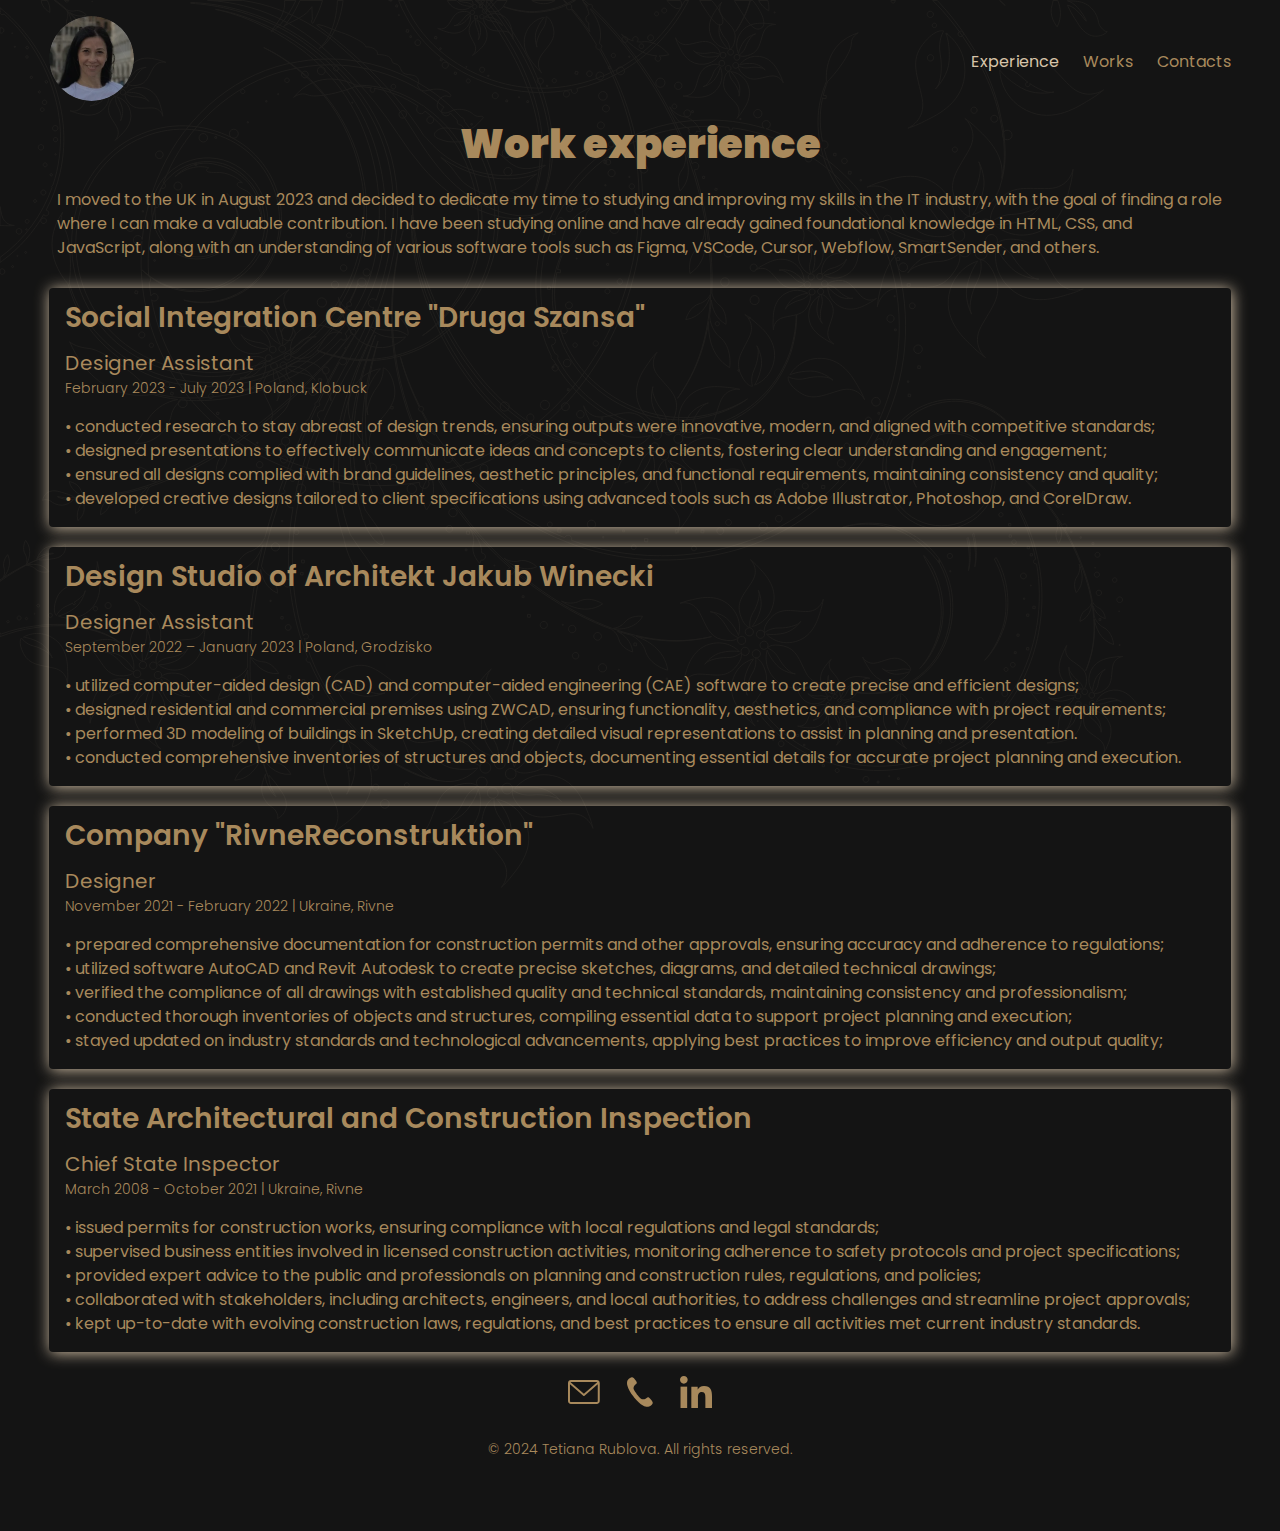
<file: experience.html>
<!DOCTYPE html>
<html lang="en">
  <head>
    <meta charset="UTF-8" />
    <meta name="viewport" content="width=device-width, initial-scale=1.0" />
    <title>Experience</title>
    <link rel="stylesheet" href="./css/styles.css" />
  </head>
  <body>
    <header>
      <div class="drawn">
        <svg
          class="secondary-svg"
          width="1200"
          height="911"
          viewBox="0 0 1200 911"
          fill="none"
          xmlns="http://www.w3.org/2000/svg"
        >
          <path
            d="M684.963 0.454048C678.742 11.9868 671.212 23.1091 662.219 33.3461L662.016 33.4325L661.215 34.4475C648.839 48.2911 633.84 60.5042 615.958 69.9636C611.5 72.3177 606.881 74.445 602.14 76.378L600.394 76.1403L599.668 77.3605C570.904 88.4829 537.708 91.6577 505.502 83.9908C467.555 74.6609 429.871 51.0339 409.97 13.8117C407.536 9.47074 405.406 5.00019 403.512 0.454048H398.551C400.673 5.77768 403.123 10.9933 405.955 16.0577C426.623 54.619 465.515 78.8507 504.494 88.2885C526.96 93.569 549.856 93.6877 571.436 89.6167L571.723 91.906C572.545 93.3746 574.41 93.9038 575.882 93.0831C577.354 92.2408 577.881 90.3727 577.055 88.8933L576.785 88.5154C591.295 85.2759 605.135 80.1465 617.751 73.4191C650.543 55.7636 673.617 29.2859 688.54 0.454048H684.963Z"
          />
          <path
            d="M758.605 0.455233C760.743 4.39666 763.949 8.10051 768.745 10.8325C768.745 10.8325 769.42 5.85445 767.839 0.455233H758.605Z"
          />
          <path
            d="M750.077 0.454882C748.179 7.07433 745.977 12.6788 743.813 17.1169C739.199 26.6736 735.613 31.3924 735.706 31.4355C735.613 31.3924 739.262 26.7167 743.994 17.1925C746.209 12.7543 748.487 7.11752 750.461 0.454882H750.077Z"
          />
          <path
            d="M572.781 0.456434C557.869 9.22477 542.127 11.8919 529.422 11.622C518.678 10.9417 510.057 8.81437 503.333 6.34153C504.578 4.61378 505.738 2.60532 507.099 0.456434H497.09C495.69 1.62267 494.176 3.16682 492.888 5.02415C490.131 9.01958 486.325 9.76468 486.325 9.76468C486.325 9.76468 487.527 12.5831 494.74 11.7624C498.735 11.3088 501.08 9.36509 503.135 6.61149C509.85 9.21392 518.519 11.4924 529.401 12.3347C542.747 12.8099 559.535 10.121 575.379 0.456434H572.781Z"
          />
          <path
            d="M487.2 0.454832C485.483 4.8606 486.335 8.66162 486.335 8.66162C486.335 8.66162 487.824 5.15213 492.265 1.2431L493.29 0.454832H487.2Z"
          />
          <path
            d="M531.778 0.454636C533.617 1.55608 535.701 2.45234 538.089 3.01386C545.644 4.77401 551.401 2.73311 555.117 0.454636H531.778Z"
          />
          <path
            d="M541.781 72.9775C541.781 72.9775 534.264 64.9326 541.49 54.9441C548.716 44.9555 556.055 39.1999 553.414 28.0883C550.783 16.9551 546.02 16.6744 546.02 16.6744C546.02 16.6744 546.961 22.7107 542.553 28.9198C538.153 35.1289 536.369 42.2992 536.508 44.5237C536.571 45.5819 536.783 46.4889 536.989 47.1584C536.015 44.3292 533.986 36.8783 536.656 30.0105C540.047 21.3393 544.397 17.2683 544.397 17.2683C544.397 17.2683 530.514 19.007 525.478 34.2651C520.437 49.5341 532.032 61.6823 535.137 65.7533C538.237 69.8243 541.781 72.9775 541.781 72.9775Z"
          />
          <path
            d="M722.02 60.334C720.425 60.2368 719.066 61.4463 718.975 63.0444C718.878 64.6426 720.092 66.0141 721.674 66.1113C723.251 66.2085 724.614 64.9882 724.706 63.39C724.804 61.7919 723.593 60.4312 722.02 60.334Z"
          />
          <path
            d="M726.555 70.7229C727.884 71.6083 729.677 71.2412 730.549 69.913C731.419 68.5848 731.06 66.7707 729.728 65.9068C728.403 65.0213 726.619 65.3885 725.741 66.7167C724.868 68.0449 725.227 69.8374 726.555 70.7229Z"
          />
          <path
            d="M736.973 67.9684C738.387 67.2449 738.965 65.5064 738.261 64.0702C737.544 62.6556 735.814 62.0724 734.401 62.7851C732.975 63.5086 732.397 65.2472 733.102 66.6618C733.823 68.098 735.548 68.6703 736.973 67.9684Z"
          />
          <path
            d="M734.048 57.1699C733.957 58.7572 735.158 60.1286 736.74 60.2258C738.33 60.3338 739.693 59.1135 739.79 57.5154C739.883 55.9172 738.672 54.5458 737.09 54.4486C735.504 54.3514 734.146 55.5717 734.048 57.1699Z"
          />
          <path
            d="M733.014 53.8425C733.892 52.5035 733.521 50.711 732.204 49.8364C730.876 48.9617 729.084 49.318 728.206 50.6462C727.342 51.9745 727.7 53.7778 729.033 54.6524C730.357 55.5271 732.142 55.1707 733.014 53.8425Z"
          />
          <path
            d="M725.66 53.8963C724.943 52.4601 723.209 51.8771 721.787 52.6006C720.374 53.3132 719.792 55.0518 720.501 56.4772C721.21 57.9026 722.947 58.4856 724.361 57.7621C725.782 57.0494 726.364 55.3217 725.66 53.8963Z"
          />
          <path
            d="M715.151 78.5621C711.747 83.7346 705.673 85.9591 703.206 86.6718L705.201 85.7539C706.804 84.7605 710.882 80.0308 713.034 73.9297C715.185 67.8286 719.804 65.5393 719.804 65.5393C719.804 65.5393 717.294 62.3537 708.33 65.928C699.355 69.5131 698.953 77.4391 695.571 87.3521C692.188 97.2543 682.979 95.9261 682.979 95.9261C682.979 95.9261 686.873 96.8655 691.205 97.0491C695.529 97.2326 709.567 99.414 717.666 88.4427C725.752 77.4931 720.184 66.9646 720.184 66.9646C720.184 66.9646 719.5 71.9751 715.151 78.5621Z"
          />
          <path
            d="M730.539 71.6176C730.539 71.6176 734.512 74.7383 738.013 81.8112C740.768 87.3508 739.65 93.7435 739.031 96.2488L739.237 94.0675C739.174 92.1669 737.141 86.2495 732.965 81.3254C728.788 76.4121 729.126 71.2397 729.126 71.2397C729.126 71.2397 725.119 71.8335 723.714 81.4333C722.326 91.0331 728.949 95.3418 735.8 103.235C742.645 111.14 736.887 118.494 736.887 118.494C736.887 118.494 739.637 115.578 741.97 111.896C744.29 108.213 753.178 97.0911 747.778 84.5649C742.405 72.0387 730.539 71.6176 730.539 71.6176Z"
          />
          <path
            d="M759.511 56.3915C746.02 54.8257 739.735 64.9329 739.735 64.9329C739.735 64.9329 744.405 63.0325 752.255 63.5184C758.414 63.8964 763.37 68.0862 765.213 69.8787L763.421 68.5936C761.755 67.6974 755.638 66.5096 749.31 67.6758C742.984 68.8528 738.689 65.9805 738.689 65.9805C738.689 65.9805 737.204 69.7599 744.776 75.7746C752.348 81.8002 759.363 78.1827 769.6 76.1742C779.829 74.1657 783.288 82.8477 783.288 82.8477C783.288 82.8477 782.157 78.9926 780.145 75.1376C778.141 71.2717 772.996 57.9572 759.511 56.3915Z"
          />
          <path
            d="M743.604 41.9865C747.021 36.814 753.108 34.5895 755.575 33.8768L753.564 34.8056C751.948 35.7991 747.877 40.5287 745.726 46.6299C743.575 52.731 738.948 55.0203 738.948 55.0203C738.948 55.0203 741.466 58.2058 750.429 54.6207C759.406 51.0464 759.802 43.1311 763.176 33.2073C766.577 23.3052 775.78 24.6334 775.78 24.6334C775.78 24.6334 771.888 23.6939 767.568 23.5103C763.231 23.3268 749.198 21.1455 741.099 32.1167C733 43.0663 738.577 53.5948 738.577 53.5948C738.577 53.5948 739.264 48.5843 743.604 41.9865Z"
          />
          <path
            d="M728.22 48.9287C728.22 48.9287 724.234 45.8186 720.732 38.7457C717.999 33.2169 719.109 26.8458 719.721 24.3298L719.518 26.4895C719.573 28.39 721.619 34.3076 725.795 39.2317C729.97 44.145 729.634 49.3174 729.634 49.3174C729.634 49.3174 733.632 48.7235 735.033 39.1237C736.432 29.5239 729.815 25.2152 722.96 17.3108C716.114 9.41713 721.872 2.05258 721.872 2.05258C721.872 2.05258 719.117 4.97896 716.789 8.66123C714.469 12.3327 705.568 23.466 710.967 35.9921C716.359 48.5183 728.22 48.9287 728.22 48.9287Z"
          />
          <path
            d="M699.255 64.1679C712.74 65.7337 719.025 55.6155 719.025 55.6155C719.025 55.6155 714.352 57.5269 706.518 57.0409C700.373 56.663 695.425 52.4948 693.556 50.7023L695.341 51.9656C697.007 52.8727 703.123 54.0498 709.45 52.8728C715.778 51.7065 720.067 54.5789 720.067 54.5789C720.067 54.5789 721.556 50.7995 713.984 44.7847C706.414 38.7592 699.39 42.3767 689.161 44.3852C678.924 46.3937 675.465 37.7117 675.465 37.7117C675.465 37.7117 676.612 41.5668 678.616 45.4326C680.619 49.2877 685.757 62.5913 699.255 64.1679Z"
          />
          <path
            d="M471.615 14.3867C472.746 14.7646 473.974 14.1491 474.353 13.0153C474.737 11.8706 474.129 10.6396 473.003 10.2616C471.869 9.87287 470.646 10.4884 470.261 11.6222C469.882 12.7561 470.48 13.998 471.615 14.3867Z"
          />
          <path
            d="M474.454 15.6276L474.256 18.6943L477.31 18.8994L477.499 15.8327L474.454 15.6276Z"
          />
          <path
            d="M482.347 18.7571C483.52 18.5195 484.279 17.3749 484.051 16.2087C483.806 15.0209 482.667 14.265 481.498 14.4918C480.327 14.7293 479.562 15.8848 479.794 17.051C480.035 18.228 481.179 18.9947 482.347 18.7571Z"
          />
          <path
            d="M482.352 10.3455C481.967 11.4794 482.575 12.7211 483.702 13.0991C484.835 13.4878 486.067 12.8831 486.447 11.7384C486.831 10.6046 486.223 9.36286 485.089 8.97412C483.963 8.59617 482.735 9.2117 482.352 10.3455Z"
          />
          <path
            d="M482.258 7.73193L482.455 4.6544L479.397 4.45997L479.207 7.53764L482.258 7.73193Z"
          />
          <path
            d="M475.202 8.86697C476.375 8.62941 477.138 7.48479 476.903 6.31856C476.671 5.13073 475.531 4.37474 474.354 4.60151C473.186 4.83908 472.427 5.9837 472.65 7.16073C472.895 8.33776 474.034 9.10454 475.202 8.86697Z"
          />
          <path
            d="M464.31 29.7958C472.342 23.4463 470.368 14.7103 470.368 14.7103C470.368 14.7103 468.883 18.2091 464.438 22.1181C460.944 25.1957 456.102 25.6059 454.166 25.6383L455.803 25.3577C457.16 24.9581 461.054 22.3341 463.813 18.3387C466.571 14.3433 470.381 13.5981 470.381 13.5981C470.381 13.5981 469.178 10.7905 461.97 11.6111C454.757 12.421 452.905 18.0794 448.505 24.6017C444.102 31.124 437.681 28.3272 437.681 28.3272C437.681 28.3272 440.322 29.7849 443.427 30.7784C446.532 31.761 456.288 36.1345 464.31 29.7958Z"
          />
          <path
            d="M476.965 20.1395C476.965 20.1395 479.24 23.1846 480.386 29.0158C481.293 33.5943 479.218 38.0109 478.286 39.7062L478.859 38.1513C479.197 36.7583 478.881 32.0609 476.818 27.666C474.751 23.2602 476.012 19.5779 476.012 19.5779C476.012 19.5779 472.996 19.2216 470.09 25.9058C467.188 32.59 471.145 37.0282 474.562 44.1228C477.974 51.2174 472.36 55.4072 472.36 55.4072C472.36 55.4072 474.929 53.8307 477.341 51.6278C479.745 49.4249 488.384 43.1186 486.933 32.9572C485.486 22.8067 476.965 20.1395 476.965 20.1395Z"
          />
          <path
            d="M494.303 18.5766C498.693 20.0775 501.465 24.0838 502.461 25.7576L501.41 24.4833C500.381 23.4898 496.18 21.4166 491.354 21.017C486.533 20.6067 483.989 17.6694 483.989 17.6694C483.989 17.6694 482.172 20.1207 486.478 25.9843C490.785 31.8586 496.589 30.6384 504.409 31.1999C512.226 31.7722 513.032 38.7588 513.032 38.7588C513.032 38.7588 512.955 35.746 512.264 32.5389C511.572 29.3425 510.454 18.6629 500.972 14.851C491.502 11.0284 484.951 17.1188 484.951 17.1188C484.951 17.1188 488.709 16.6652 494.303 18.5766Z"
          />
          <path
            d="M481.052 0.455994C481.133 2.45371 480.686 3.78187 480.686 3.78187C480.686 3.78187 482.706 4.01948 485.026 0.455994H481.052Z"
          />
          <path
            d="M475.13 0.455262C477.5 2.50697 479.744 3.21973 479.744 3.21973C479.744 3.21973 479.04 2.2802 478.226 0.455262H475.13Z"
          />
          <path
            d="M462.404 4.78645C459.776 3.89018 457.747 2.10842 456.317 0.456263H447.291C448.889 3.6634 451.445 6.79491 455.731 8.51186C465.201 12.3345 471.755 6.24421 471.755 6.24421C471.755 6.24421 467.998 6.70857 462.404 4.78645Z"
          />
          <path
            d="M457.972 0.454188C459.866 1.29647 462.498 2.11716 465.349 2.35472C470.175 2.75427 472.719 5.69141 472.719 5.69141C472.719 5.69141 473.879 4.11486 472.115 0.454188H457.972Z"
          />
          <path
            d="M774.971 13.0464L775.219 12.1177L774.305 11.8478L774.043 12.7764L774.971 13.0464Z"
          />
          <path
            d="M388.673 0.455099L388.677 0.465908L391.33 1.21094L392.072 0.455099H388.673Z"
          />
          <path
            d="M396.053 4.75317L395.53 6.62128L397.39 7.15039L397.913 5.28228L396.053 4.75317Z"
          />
          <path
            d="M398.568 14.5681L398.314 15.4753L399.208 15.7236L399.462 14.8274L398.568 14.5681Z"
          />
          <path
            d="M406.634 29.4621L405.99 31.7838L408.296 32.4316L408.946 30.1099L406.634 29.4621Z"
          />
          <path
            d="M410.149 35.6468L409.711 37.2126L411.271 37.6553L411.711 36.0896L410.149 35.6468Z"
          />
          <path
            d="M416.367 40.1601C414.992 40.9268 414.499 42.6869 415.274 44.0691C416.042 45.4621 417.788 45.9481 419.168 45.1706C420.547 44.3931 421.036 42.6437 420.261 41.2507C419.489 39.8685 417.746 39.3718 416.367 40.1601Z"
          />
          <path
            d="M436.475 39.0474L437.061 36.9525L434.974 36.3586L434.391 38.4534L436.475 39.0474Z"
          />
          <path
            d="M439.955 47.7314L439.563 49.1459L440.963 49.5347L441.36 48.1201L439.955 47.7314Z"
          />
          <path
            d="M442.422 59.0926L440.511 58.5635L439.975 60.4855L441.886 61.0146L442.422 59.0926Z"
          />
          <path
            d="M443.732 62.4919C442.247 63.3342 441.72 65.224 442.551 66.725C443.386 68.2152 445.267 68.7442 446.757 67.902C448.246 67.0705 448.773 65.1808 447.941 63.6799C447.106 62.1897 445.225 61.6605 443.732 62.4919Z"
          />
          <path
            d="M454.697 71.9515L454.12 74.0033L456.169 74.5864L456.751 72.5239L454.697 71.9515Z"
          />
          <path
            d="M466.12 66.3703L465.896 67.1585L466.69 67.3853L466.909 66.597L466.12 66.3703Z"
          />
          <path
            d="M467.277 79.1664C466.294 79.7171 465.939 80.9697 466.497 81.9631C467.045 82.9458 468.285 83.2913 469.272 82.7514C470.254 82.1899 470.601 80.9373 470.053 79.9546C469.5 78.9612 468.256 78.6157 467.277 79.1664Z"
          />
          <path
            d="M480.873 67.5224C479.646 68.2135 479.207 69.7684 479.899 70.9994C480.587 72.2305 482.134 72.6732 483.362 71.9821C484.585 71.2802 485.024 69.7361 484.333 68.5051C483.649 67.2633 482.096 66.8313 480.873 67.5224Z"
          />
          <path
            d="M487.848 75.0731L487.516 76.2609L488.7 76.5957L489.034 75.4079L487.848 75.0731Z"
          />
          <path
            d="M493.753 93.0841C492.306 93.894 491.796 95.7405 492.606 97.1982C493.416 98.6452 495.247 99.1636 496.689 98.3429C498.136 97.5223 498.646 95.6865 497.84 94.2395C497.026 92.7817 495.204 92.2634 493.753 93.0841Z"
          />
          <path
            d="M506.132 99.7807L505.643 101.53L507.389 102.027L507.883 100.277L506.132 99.7807Z"
          />
          <path
            d="M518.655 96.6713L518.38 97.6324L519.341 97.9023L519.611 96.9413L518.655 96.6713Z"
          />
          <path
            d="M527.094 100.534L526.614 102.24L528.318 102.715L528.79 101.009L527.094 100.534Z"
          />
          <path
            d="M538.763 78.4304C537.294 79.251 536.767 81.1192 537.599 82.5985C538.42 84.0779 540.277 84.5964 541.745 83.7757C543.213 82.9442 543.735 81.0761 542.914 79.5967C542.091 78.1281 540.235 77.5989 538.763 78.4304Z"
          />
          <path
            d="M546.657 85.0815L546.311 86.3342L547.555 86.6797L547.906 85.427L546.657 85.0815Z"
          />
          <path
            d="M552.41 81.7557C552.98 82.7707 554.267 83.1379 555.287 82.5656C556.3 81.9932 556.663 80.7082 556.094 79.6823C555.515 78.6565 554.237 78.3001 553.217 78.8724C552.2 79.4448 551.841 80.7298 552.41 81.7557Z"
          />
          <path
            d="M564.925 91.2926C563.457 92.1133 562.934 93.9814 563.756 95.4608C564.583 96.9294 566.44 97.4584 567.911 96.6378C569.375 95.8063 569.898 93.9382 569.075 92.4588C568.253 90.9794 566.393 90.4503 564.925 91.2926Z"
          />
          <path
            d="M577.428 74.48L578.163 71.8775L575.565 71.1324L574.839 73.7456L577.428 74.48Z"
          />
          <path
            d="M590.788 76.1214C592.122 75.3763 592.594 73.6918 591.847 72.3528C591.101 71.0138 589.418 70.5386 588.089 71.2837C586.76 72.0396 586.284 73.7242 587.035 75.0632C587.776 76.4022 589.46 76.8773 590.788 76.1214Z"
          />
          <path
            d="M610.263 69.0264L610.857 66.8667L608.723 66.2619L608.124 68.4216L610.263 69.0264Z"
          />
          <path
            d="M614.399 57.3207C615.423 56.7484 615.786 55.4525 615.213 54.4267C614.643 53.4008 613.344 53.0337 612.323 53.606C611.294 54.1783 610.936 55.485 611.509 56.5108C612.078 57.5367 613.377 57.9038 614.399 57.3207Z"
          />
          <path
            d="M629.767 57.4399L630.079 56.3169L628.961 55.993L628.636 57.1267L629.767 57.4399Z"
          />
          <path
            d="M626.237 42.0733C627.641 41.285 628.147 39.4924 627.355 38.0778C626.561 36.6524 624.786 36.145 623.372 36.9441C621.964 37.7432 621.458 39.5357 622.246 40.9502C623.04 42.3648 624.819 42.8724 626.237 42.0733Z"
          />
          <path
            d="M642.575 48.2186C643.693 47.5923 644.094 46.1562 643.47 45.0331C642.841 43.9101 641.419 43.4997 640.297 44.1368C639.179 44.7739 638.774 46.1994 639.407 47.3224C640.036 48.4454 641.452 48.8449 642.575 48.2186Z"
          />
          <path
            d="M652.035 40.3896C653.449 39.6014 653.951 37.8089 653.157 36.3835C652.369 34.9581 650.581 34.4613 649.172 35.2604C647.758 36.0487 647.256 37.8412 648.05 39.2666C648.838 40.6812 650.627 41.1779 652.035 40.3896Z"
          />
          <path
            d="M657.602 15.6282C658.582 15.0775 658.936 13.8247 658.383 12.8313C657.834 11.8486 656.59 11.4923 655.603 12.0538C654.625 12.6045 654.271 13.8571 654.823 14.8398C655.376 15.8332 656.619 16.1789 657.602 15.6282Z"
          />
          <path
            d="M665.442 12.6486C666.627 11.9899 667.037 10.4996 666.382 9.3118C665.716 8.13477 664.231 7.71363 663.059 8.37234C661.89 9.04184 661.469 10.5321 662.122 11.72C662.784 12.897 664.273 13.3181 665.442 12.6486Z"
          />
          <path
            d="M337.431 0.454232C336.82 14.611 333.58 26.4569 329.767 34.3506C324.654 44.3607 319.517 48.0213 318.943 48.7124C319.648 48.1293 325.11 45.5917 331.535 35.9379C336.419 28.3034 341.165 15.8636 343.139 0.454232H337.431Z"
          />
          <path
            d="M299.97 0.456572C295.04 11.6438 289.429 19.5807 286.164 23.5977L284.865 24.9798L284.793 25.2175C283.925 26.2001 283.405 26.6859 283.423 26.5888C283.304 26.7831 284.16 26.2972 285.654 25.1202C294.63 19.7965 305.416 16.8486 311.92 6.6981C312.051 10.9419 312.203 16.7838 312.384 19.2243L311.507 20.9412L312.127 23.2413L312.503 23.2845L313.705 22.4098L314.004 21.1032C317.678 14.2462 320.525 7.46476 322.503 0.456572H299.97Z"
          />
          <path
            d="M284.581 0.455181C285.142 6.68588 283.716 12.4739 280.109 18.6938C277.726 22.7756 274.837 26.1123 272.315 29.9242L271.324 30.4641L271.753 30.7988L271.244 31.587L271.437 31.8462L272.85 30.518C276.646 28.8442 286.838 19.5792 295.864 0.455181H284.581Z"
          />
          <path
            d="M998.801 107.413C993.36 86.572 983.937 63.5928 968.599 40.6245C960.142 27.0185 949.643 13.4341 937.283 0.454397H932.758C946.057 13.8013 957.35 27.8933 966.419 42.05C971.734 49.8033 976.339 57.5457 980.359 65.2234L982.49 69.4673C989.779 84.0992 995.28 98.2991 998.329 111.711C999.075 114.983 999.712 117.974 1001.06 123.989C1003.77 136.05 1004.35 147.259 1004.34 156.773C1004.23 165.239 1003.23 172.387 1001.86 178.305C1005.01 152.604 983.869 135.413 977.87 129.334C971.628 123.006 964.858 118.384 964.858 118.384C964.858 118.384 979.545 130.543 969.317 149.332C959.066 168.133 947.711 179.644 954.684 198.195C961.652 216.757 969.907 216.196 969.907 216.196C969.907 216.196 966.979 206.014 973.197 194.34C979.397 182.678 980.886 169.957 980.169 166.146C979.833 164.375 979.271 162.874 978.778 161.772C981.089 166.48 986.172 178.834 983.072 191.166C979.171 206.834 972.577 214.803 972.577 214.803C972.577 214.803 984.599 211.694 993.393 199.912C996.683 195.496 999.518 189.848 1001.1 182.7C1003.12 176.08 1004.83 167.496 1005.15 156.794C1005.31 148.425 1004.72 138.772 1003.12 128.243L998.801 107.413Z"
          />
          <path
            d="M480.417 0.457281H476.439C486.748 13.2426 496.686 27.3455 505.599 42.6252C534.401 90.1708 541.942 134.725 539.909 161.16C538.26 188.296 531.022 200.898 531.489 201.179C531.009 200.876 539.302 189.3 542.077 162.456C545.275 136.474 538.636 90.6783 508.923 41.6317C500.229 26.7191 490.51 12.9511 480.417 0.457281Z"
          />
          <path
            d="M489.809 0.454375H485.89C496.107 12.851 505.981 26.565 514.877 41.456C543.607 87.7705 551.672 131.591 550.166 157.723C549.032 184.546 542.244 197.137 542.7 197.418C542.236 197.116 550.065 185.518 552.283 158.965C554.936 133.254 547.716 88.1917 518.078 40.4086C509.419 25.9063 499.789 12.5486 489.809 0.454375Z"
          />
          <path
            d="M752.673 0.456769H734.265C736.117 3.36155 738.082 6.50392 739.981 9.65706C746.927 20.6175 753.348 31.7291 760.602 28.5327C767.597 25.5307 762.311 12.0866 753.179 1.07222L752.673 0.456769Z"
          />
          <path
            d="M711.726 0.455665H699.62C706.199 11.2757 715.859 27.1278 721.026 24.8817C725.687 22.9164 721.259 12.1828 714.045 3.22013L711.726 0.455665Z"
          />
          <path
            d="M666.995 0.453844C671.466 5.89626 676.283 10.1725 679.67 8.04518C682.222 6.36062 682.066 3.59619 680.429 0.453844H666.995Z"
          />
          <path
            d="M1100.68 26.9438C1097.9 23.3047 1099.18 22.0305 1096.5 15.465C1088.39 -0.873038 1074.18 1.38386 1067.45 0.779151C1078.77 3.61914 1088.95 24.2334 1085.72 20.8967C1084.32 19.0393 1080.63 13.964 1076.15 9.88216C1071.7 5.71397 1067.15 5.18489 1067.21 5.20649C1067.98 5.66002 1069.87 11.556 1077.17 22.2465C1078.98 25.4536 1081.98 29.8485 1085.9 32.7425C1091.11 36.576 1095.14 36.3491 1098.43 36.036C1104.86 34.9453 1107.3 31.5439 1107.34 31.6951C1105.44 31.9111 1102.85 29.9133 1100.68 26.9438Z"
          />
          <path
            d="M999.593 0.454982C1003.28 3.70531 1005.17 5.55183 1005.24 5.43305C1005.17 5.55183 1003.4 3.71611 999.93 0.454982H999.593Z"
          />
          <path
            d="M1053.01 0.455773C1052.85 2.71265 1052.39 4.14889 1052.39 4.14889C1047.7 15.6492 1057.16 26.8364 1057.16 26.8364C1062.24 17.1502 1060.65 7.64754 1057.71 0.455773H1053.01Z"
          />
          <path
            d="M704.45 230.327C704.936 241.222 697.786 247.996 697.786 247.996C686.663 256.964 689.996 273.558 689.996 273.558C711.474 259.423 704.45 230.327 704.45 230.327Z"
          />
          <path
            d="M682.946 116.483C682.946 116.483 674.544 114.929 669.791 106.733C669.791 106.733 675.358 122.768 689.257 128.999C688.772 130.079 688.746 131.342 689.337 132.444C690.341 134.366 692.703 135.1 694.601 134.085C695.753 133.469 696.47 132.357 696.639 131.159C697.921 131.342 699.254 131.439 700.646 131.45C700.646 131.45 695.289 117.747 682.946 116.483Z"
          />
          <path
            d="M685.006 153.987C687.081 162.637 682.399 169.191 682.399 169.191C674.862 178.111 680.101 190.885 680.101 190.885C695.129 176.199 685.006 153.987 685.006 153.987Z"
          />
          <path
            d="M641.486 41.9541C641.486 41.9541 639.617 42.1159 636.813 41.7056C638.061 40.9713 638.528 39.3731 637.846 38.0773C637.145 36.7491 635.505 36.2309 634.176 36.9436C632.847 37.6455 632.341 39.2975 633.041 40.6366L633.252 40.9498C629.646 39.9563 625.364 38.0018 621.538 34.2223C621.538 34.2223 635.416 54.491 656.894 55.9056L656.642 56.0027C655.288 56.7262 654.768 58.4109 655.482 59.7715C656.199 61.1429 657.877 61.6612 659.231 60.9377C660.59 60.225 661.109 58.5404 660.392 57.169L659.177 55.9812C662.289 55.992 665.55 55.6032 668.934 54.6853C668.934 54.6853 657.476 39.2761 641.486 41.9541Z"
          />
          <path
            d="M359.263 311.569C342.027 312.518 338.332 297.468 338.332 297.468C338.332 297.468 339.323 304.065 341.732 310.852C344.145 317.647 349.557 340.662 371.322 346.327C393.088 352 405.713 336.856 405.713 336.856C405.713 336.856 397.619 338.919 384.851 336.321C374.714 334.254 367.476 326.071 364.92 322.789C365.552 323.548 366.476 324.515 367.699 325.421C370.2 327.286 379.987 330.64 390.629 330.162C401.279 329.669 407.654 335.385 407.654 335.385C407.654 335.385 410.952 329.521 399.896 317.917C388.857 306.297 376.511 310.616 359.263 311.569Z"
          />
          <path
            d="M394.163 385.926C390.51 368.526 383.124 367.894 383.124 367.894C383.124 367.894 384.338 377.308 377.244 386.791C370.161 396.278 367.099 407.354 367.229 410.818C367.289 412.491 367.588 413.934 367.884 414.989C366.488 410.577 363.594 398.838 368.035 388.25C373.646 374.904 380.572 368.758 380.572 368.758C380.572 368.758 358.92 370.893 350.483 394.43C342.047 417.972 359.595 437.307 364.26 443.765C368.922 450.219 374.308 455.26 374.308 455.26C374.308 455.26 362.932 442.461 374.556 427.213C386.195 411.964 397.828 403.317 394.163 385.926Z"
          />
          <path
            d="M907.899 128.171C907.899 128.171 916.213 125.644 924.476 121.249C932.769 116.843 961.355 105.527 964.583 76.1872C967.822 46.8478 945.993 33.2742 945.993 33.2742C945.993 33.2742 950.148 43.4031 949.186 60.4754C948.427 74.0274 939.261 84.9663 935.52 88.897C936.376 87.9251 937.439 86.5537 938.375 84.8043C940.307 81.1976 942.796 67.8615 940.193 54.1259C937.578 40.3687 943.732 31.0282 943.732 31.0282C943.732 31.0282 935.582 27.8318 922.717 44.3642C909.839 60.875 917.689 76.1116 922.135 98.3348C926.569 120.569 907.899 128.171 907.899 128.171Z"
          />
          <path
            d="M1069.71 85.6035C1052.89 69.2223 1044.06 53.7589 1022.48 55.789C1000.89 57.7975 999.075 66.7495 999.075 66.7495C999.075 66.7495 1010.67 66.5983 1021.14 76.6192C1023.32 78.6925 1025.61 80.5606 1027.91 82.2344L1026.72 82.4827C1025.63 83.055 1025.22 84.4049 1025.79 85.4955C1026.37 86.597 1027.71 87.0073 1028.8 86.435C1029.84 85.8843 1030.25 84.6316 1029.79 83.5626C1037.89 89.0806 1045.72 92.0178 1048.82 92.2662C1050.84 92.4174 1052.6 92.2661 1053.91 92.0609C1048.33 93.1516 1033.76 94.9982 1021.6 88.0872C1006.24 79.3404 999.776 69.989 999.776 69.989C999.776 69.989 999.298 96.7907 1026.61 110.44C1053.92 124.078 1079.82 105.343 1088.3 100.548C1096.78 95.754 1103.63 89.8798 1103.63 89.8798C1103.63 89.8798 1086.53 101.985 1069.71 85.6035Z"
          />
          <path
            d="M984.114 230.745C987.269 231.551 990.462 229.631 991.275 226.48C992.052 223.317 990.146 220.098 987.002 219.292C983.851 218.491 980.646 220.405 979.845 223.574C979.051 226.725 980.971 229.947 984.114 230.745Z"
          />
          <path
            d="M989.915 234.835C986.806 235.72 984.988 238.99 985.866 242.133C986.738 245.275 990 247.101 993.129 246.228C996.255 245.326 998.056 242.056 997.178 238.914C996.297 235.767 993.045 233.945 989.915 234.835Z"
          />
          <path
            d="M985.37 257.589C987.627 255.239 987.585 251.497 985.251 249.216C982.932 246.951 979.199 247.005 976.942 249.346C974.665 251.683 974.715 255.425 977.039 257.715C979.38 259.976 983.087 259.917 985.37 257.589Z"
          />
          <path
            d="M966.258 245.186C963.107 244.376 959.901 246.295 959.1 249.455C958.306 252.619 960.218 255.832 963.373 256.642C966.524 257.439 969.721 255.525 970.523 252.353C971.311 249.202 969.405 245.983 966.258 245.186Z"
          />
          <path
            d="M953.194 237.014C954.079 240.16 957.327 241.987 960.457 241.102C963.57 240.211 965.384 236.942 964.499 233.8C963.621 230.658 960.364 228.826 957.243 229.709C954.121 230.603 952.308 233.871 953.194 237.014Z"
          />
          <path
            d="M973.431 226.578C975.701 224.246 975.65 220.5 973.338 218.218C970.997 215.961 967.277 216.004 965.007 218.344C962.742 220.69 962.793 224.436 965.126 226.713C967.441 228.979 971.165 228.919 973.431 226.578Z"
          />
          <path
            d="M1011.76 214.418C1024.93 213.986 1036.63 208.933 1039.55 206.395C1040.91 205.218 1041.92 203.987 1042.63 203.004C1039.72 207.367 1031.62 217.962 1019.45 221.438C1003.99 225.863 993.836 224.103 993.836 224.103C993.836 224.103 1010.8 241.546 1037.05 232.481C1063.31 223.421 1067.79 194.582 1070.12 185.986C1072.45 177.391 1073.04 169.184 1073.04 169.184C1073.04 169.184 1069.92 188.049 1048.61 188.545C1027.29 189.02 1011.7 184.885 999.193 200.24C986.694 215.585 991.305 222.484 991.305 222.484C991.305 222.484 998.61 214.85 1011.76 214.418Z"
          />
          <path
            d="M1054.48 277.164C1043.41 258.845 1039.17 243.208 1019.69 240.002C1000.23 236.792 996.578 244.258 996.578 244.258C996.578 244.258 1006.81 246.798 1013.76 258.035C1020.71 269.276 1030.92 276.928 1034.56 278.215C1036.19 278.784 1037.71 279.05 1038.89 279.176C1033.59 278.809 1020.56 277.012 1011.55 268.234C1000.01 256.988 996.45 247.265 996.45 247.265C996.45 247.265 989.913 270.756 1010.85 289.067C1031.79 307.404 1058.87 296.884 1067.43 294.614C1076 292.346 1083.37 288.764 1083.37 288.764C1083.37 288.764 1065.56 295.471 1054.48 277.164Z"
          />
          <path
            d="M995.683 277.732C988.709 259.172 980.455 259.733 980.455 259.733C980.455 259.733 983.387 269.92 977.173 281.579C970.973 293.259 969.488 305.968 970.205 309.777C970.538 311.562 971.099 313.05 971.597 314.16C969.285 309.452 964.202 297.097 967.291 284.759C971.205 269.093 977.793 261.133 977.793 261.133C977.793 261.133 954.289 267.178 948.983 294.562C943.652 321.956 966.257 340.278 972.504 346.598C978.747 352.924 985.513 357.544 985.513 357.544C985.513 357.544 970.825 345.387 981.054 326.599C991.304 307.794 1002.66 296.292 995.683 277.732Z"
          />
          <path
            d="M951.171 275.694C963.678 260.349 959.059 253.443 959.059 253.443C959.059 253.443 951.762 261.082 938.6 261.513C925.44 261.943 913.748 267.001 910.816 269.532C909.466 270.712 908.449 271.935 907.758 272.914C910.664 268.545 918.763 257.97 930.924 254.494C946.383 250.069 956.541 251.823 956.541 251.823C956.541 251.823 939.571 234.39 913.326 243.45C887.055 252.511 882.572 281.351 880.243 289.947C877.923 298.544 877.319 306.749 877.319 306.749C877.319 306.749 880.454 287.88 901.768 287.391C923.078 286.91 938.677 291.044 951.171 275.694Z"
          />
          <path
            d="M895.891 198.758C906.957 217.082 911.204 232.723 930.679 235.928C950.15 239.139 953.786 231.668 953.786 231.668C953.786 231.668 943.544 229.125 936.609 217.887C929.658 206.652 919.45 198.996 915.802 197.721C914.157 197.138 912.626 196.868 911.436 196.75C916.722 197.106 929.797 198.898 938.812 207.699C950.348 218.938 953.926 228.657 953.926 228.657C953.926 228.657 960.459 205.172 939.529 186.858C918.585 168.522 891.492 179.04 882.93 181.308C874.371 183.586 866.998 187.171 866.998 187.171C866.998 187.171 884.811 180.466 895.891 198.758Z"
          />
          <path
            d="M655.038 442.788C652.575 442.573 650.411 444.403 650.2 446.884C649.994 449.355 651.811 451.54 654.271 451.76C656.734 451.962 658.907 450.127 659.104 447.647C659.324 445.18 657.493 442.998 655.038 442.788Z"
          />
          <path
            d="M661.699 459.12C663.724 460.537 666.508 460.048 667.934 458.015C669.334 455.978 668.841 453.168 666.816 451.751C664.779 450.329 661.995 450.831 660.581 452.856C659.169 454.898 659.667 457.699 661.699 459.12Z"
          />
          <path
            d="M677.989 455.238C680.229 454.18 681.195 451.505 680.153 449.253C679.099 447.013 676.433 446.039 674.197 447.097C671.957 448.152 670.991 450.826 672.033 453.07C673.08 455.322 675.745 456.289 677.989 455.238Z"
          />
          <path
            d="M673.882 438.341C673.659 440.813 675.493 442.997 677.94 443.209C680.408 443.424 682.572 441.589 682.791 439.113C683.001 436.637 681.18 434.456 678.707 434.232C676.252 434.035 674.088 435.869 673.882 438.341Z"
          />
          <path
            d="M672.404 433.131C673.812 431.098 673.319 428.288 671.294 426.867C669.257 425.449 666.473 425.943 665.052 427.98C663.647 430.014 664.145 432.819 666.182 434.236C668.207 435.661 670.991 435.159 672.404 433.131Z"
          />
          <path
            d="M660.948 432.921C659.897 430.669 657.244 429.707 654.996 430.753C652.76 431.808 651.798 434.486 652.836 436.738C653.891 438.979 656.553 439.953 658.788 438.895C661.023 437.84 661.994 435.161 660.948 432.921Z"
          />
          <path
            d="M643.65 470.86C638.144 478.76 628.59 481.983 624.726 483.008C625.596 482.742 626.713 482.32 627.89 481.641C630.426 480.156 636.959 472.96 640.545 463.566C644.126 454.164 651.406 450.79 651.406 450.79C651.406 450.79 647.618 445.74 633.538 450.946C619.446 456.151 618.513 468.456 612.865 483.742C607.205 499.007 592.939 496.57 592.939 496.57C592.939 496.57 598.954 498.189 605.681 498.641C612.397 499.104 634.146 503.049 647.163 486.323C660.18 469.624 651.933 453.022 651.933 453.022C651.933 453.022 650.664 460.8 643.65 470.86Z"
          />
          <path
            d="M667.851 460.676C667.851 460.676 673.912 465.675 679.079 476.812C683.142 485.564 681.134 495.494 680.083 499.362C680.29 498.471 680.493 497.286 680.493 495.924C680.471 492.967 677.539 483.691 671.242 475.867C664.936 468.054 665.665 460.023 665.665 460.023C665.665 460.023 659.423 460.795 656.867 475.659C654.302 490.537 664.434 497.488 674.777 510.05C685.111 522.612 675.873 533.815 675.873 533.815C675.873 533.815 680.273 529.386 684.036 523.759C687.79 518.132 702.056 501.179 694.159 481.489C686.271 461.803 667.851 460.676 667.851 460.676Z"
          />
          <path
            d="M713.485 438.164C692.589 435.181 682.411 450.657 682.411 450.657C682.411 450.657 689.737 447.874 701.92 448.949C711.487 449.788 719.016 456.479 721.829 459.33C721.167 458.701 720.247 457.951 719.101 457.28C716.536 455.811 707.079 453.728 697.187 455.297C687.304 456.879 680.757 452.226 680.757 452.226C680.757 452.226 678.29 458.052 689.814 467.707C701.363 477.366 712.41 472.031 728.41 469.31C744.396 466.598 749.429 480.24 749.429 480.24C749.429 480.24 747.814 474.195 744.84 468.108C741.874 462.029 734.407 441.129 713.485 438.164Z"
          />
          <path
            d="M689.336 415.131C694.862 407.191 704.484 403.977 708.31 402.969C707.424 403.231 706.293 403.662 705.095 404.348C702.551 405.833 696.027 413.029 692.436 422.424C688.864 431.822 681.58 435.2 681.58 435.2C681.58 435.2 685.363 440.253 699.451 435.044C713.54 429.835 714.469 417.539 720.12 402.252C725.781 386.982 740.051 389.416 740.051 389.416C740.051 389.416 734.032 387.805 727.299 387.345C720.585 386.885 698.84 382.941 685.827 399.666C672.806 416.37 681.047 432.964 681.047 432.964C681.047 432.964 682.326 425.195 689.336 415.131Z"
          />
          <path
            d="M665.14 425.309C665.14 425.309 659.078 420.311 653.911 409.175C649.849 400.426 651.856 390.493 652.911 386.625C652.701 387.515 652.502 388.7 652.502 390.067C652.52 393.02 655.443 402.3 661.752 410.124C668.05 417.94 667.324 425.972 667.324 425.972C667.324 425.972 673.576 425.2 676.128 410.331C678.68 395.458 668.556 388.502 658.205 375.945C647.884 363.383 657.112 352.176 657.112 352.176C657.112 352.176 652.717 356.608 648.959 362.231C645.205 367.854 630.934 384.811 638.831 404.502C646.711 424.187 665.14 425.309 665.14 425.309Z"
          />
          <path
            d="M619.497 447.832C640.399 450.81 650.582 435.338 650.582 435.338C650.582 435.338 643.246 438.113 631.064 437.046C621.526 436.21 614.01 429.546 611.184 426.677C611.842 427.297 612.748 428.049 613.901 428.715C616.448 430.178 625.91 432.267 635.801 430.698C645.688 429.116 652.235 433.765 652.235 433.765C652.235 433.765 654.698 427.939 643.165 418.284C631.629 408.619 620.574 413.96 604.583 416.68C588.596 419.397 583.559 405.751 583.559 405.751C583.559 405.751 585.179 411.792 588.144 417.882C591.109 423.961 598.58 444.858 619.497 447.832Z"
          />
          <path
            d="M265.516 357.013C264.883 358.763 265.773 360.708 267.515 361.358C269.262 361.991 271.189 361.097 271.83 359.338C272.467 357.587 271.573 355.642 269.839 354.997C268.089 354.355 266.16 355.258 265.516 357.013Z"
          />
          <path
            d="M276.193 368.613C277.614 367.414 277.808 365.28 276.61 363.849C275.425 362.411 273.295 362.222 271.877 363.411C270.447 364.61 270.257 366.743 271.451 368.177C272.64 369.607 274.766 369.801 276.193 368.613Z"
          />
          <path
            d="M284.032 368.594C285.863 368.273 287.09 366.523 286.778 364.688C286.453 362.849 284.711 361.613 282.885 361.933C281.05 362.258 279.827 364.009 280.139 365.839C280.46 367.682 282.197 368.91 284.032 368.594Z"
          />
          <path
            d="M288.692 353.497C286.946 352.866 285.014 353.767 284.372 355.519C283.735 357.274 284.634 359.217 286.367 359.859C288.114 360.5 290.046 359.606 290.691 357.851C291.323 356.092 290.429 354.152 288.692 353.497Z"
          />
          <path
            d="M284.324 351.45C285.754 350.248 285.949 348.117 284.75 346.679C283.561 345.249 281.435 345.055 280.014 346.249C278.592 347.451 278.398 349.585 279.596 351.02C280.782 352.45 282.898 352.643 284.324 351.45Z"
          />
          <path
            d="M273.319 352.924C275.15 352.607 276.377 350.852 276.06 349.022C275.744 347.183 274.007 345.947 272.172 346.263C270.342 346.584 269.114 348.343 269.426 350.177C269.747 352.016 271.488 353.249 273.319 352.924Z"
          />
          <path
            d="M265.569 361.815C265.569 361.815 263.113 367.201 256.048 373.107C250.501 377.747 242.959 378.186 239.952 378.155L242.495 377.797C244.63 377.223 250.784 373.305 255.234 367.197C259.68 361.09 265.623 360.09 265.623 360.09C265.623 360.09 263.868 355.669 252.627 356.656C241.382 357.631 238.286 366.366 231.187 376.334C224.079 386.293 214.204 381.691 214.204 381.691C214.204 381.691 218.254 384.052 223.046 385.723C227.828 387.389 242.824 394.573 255.559 385.028C268.289 375.49 265.569 361.815 265.569 361.815Z"
          />
          <path
            d="M290.605 390.85C288.753 375.006 275.613 370.531 275.613 370.531C275.613 370.531 279.027 375.361 280.587 384.463C281.815 391.626 278.398 398.43 276.879 401.015C277.208 400.417 277.58 399.594 277.85 398.607C278.423 396.461 278.12 389.146 275.082 382.22C272.05 375.298 274.155 369.616 274.155 369.616C274.155 369.616 269.472 368.932 264.693 379.212C259.918 389.496 265.895 396.557 270.931 407.722C275.956 418.883 267.056 425.181 267.056 425.181C267.056 425.181 271.117 422.84 274.947 419.503C278.782 416.172 292.465 406.706 290.605 390.85Z"
          />
          <path
            d="M313.14 363.253C298.567 356.938 288.144 366.146 288.144 366.146C288.144 366.146 294.008 365.59 302.629 368.783C309.403 371.288 313.55 377.641 315.03 380.273L313.448 378.236C311.888 376.667 305.435 373.275 297.947 372.453C290.464 371.634 286.626 366.956 286.626 366.956C286.626 366.956 283.703 370.698 290.164 379.995C296.635 389.296 305.708 387.617 317.848 388.819C329.971 390.022 330.949 400.92 330.949 400.92C330.949 400.92 330.962 396.218 330.004 391.21C329.052 386.208 327.74 369.563 313.14 363.253Z"
          />
          <path
            d="M265.595 324.013C267.447 339.861 280.591 344.327 280.591 344.327C280.591 344.327 277.174 339.506 275.617 330.399C274.39 323.25 277.785 316.467 279.312 313.864C278.987 314.463 278.621 315.277 278.351 316.251C277.781 318.402 278.084 325.717 281.118 332.639C284.155 339.561 282.045 345.243 282.045 345.243C282.045 345.243 286.728 345.927 291.503 335.646C296.286 325.363 290.309 318.306 285.269 307.141C280.248 295.979 289.15 289.686 289.15 289.686C289.15 289.686 285.087 292.027 281.257 295.36C277.423 298.692 263.739 308.157 265.595 324.013Z"
          />
          <path
            d="M243.053 351.607C257.635 357.917 268.062 348.718 268.062 348.718C268.062 348.718 262.195 349.274 253.569 346.072C246.808 343.567 242.665 337.236 241.176 334.599L242.754 336.621C244.31 338.194 250.769 341.585 258.251 342.412C265.734 343.226 269.577 347.9 269.577 347.9C269.577 347.9 272.504 344.166 266.033 334.866C259.567 325.568 250.494 327.243 238.354 326.046C226.223 324.835 225.253 313.944 225.253 313.944C225.253 313.944 225.24 318.647 226.198 323.649C227.15 328.648 228.462 345.301 243.053 351.607Z"
          />
          <path
            d="M307.902 94.9221C315.056 98.1724 339.559 93.2375 355.377 86.4237C360.283 86.4777 365.707 86.8881 371.583 87.8167L371.376 87.9031C370.25 88.497 369.82 89.9008 370.41 91.0347C371.005 92.1685 372.401 92.6004 373.532 91.9957C374.658 91.4018 375.092 90.0088 374.498 88.8642L373.983 88.2271C375.177 88.4431 376.379 88.6699 377.607 88.929C390.172 91.3155 404.392 97.0818 418.058 106.12C416.659 107.448 416.228 109.597 417.173 111.39C418.312 113.56 420.981 114.392 423.133 113.247L425.09 111.098C443.558 125.125 460.244 145.34 469.359 171.58C486.941 219.573 477.095 268.655 458.722 296.178C440.921 324.541 422.154 335.543 422.512 335.597C422.146 335.521 441.449 325.431 460.329 297.211C479.787 269.912 491.016 219.502 472.949 170.263C463.201 142.23 444.848 121.119 424.846 107.06C424.149 105.893 423.015 105.17 421.771 104.965C406.948 95.1597 391.429 89.1558 377.973 87.0393C369.803 85.5707 362.446 85.1063 355.984 85.2035C350.058 82.1583 318.219 67.7856 293.61 97.3625C293.61 97.3625 300.507 91.5422 307.902 94.9221Z"
          />
          <path
            d="M738.246 369.488L737.816 370.918L739.229 371.361L739.672 369.931L738.246 369.488Z"
          />
          <path
            d="M716.302 321.9C715.282 322.444 714.888 323.713 715.424 324.739C715.964 325.763 717.23 326.155 718.251 325.611C719.267 325.067 719.664 323.801 719.115 322.772C718.579 321.752 717.314 321.356 716.302 321.9Z"
          />
          <path
            d="M749.323 317.068L749.015 318.055L749.998 318.359L750.289 317.372L749.323 317.068Z"
          />
          <path
            d="M752.463 296.082C750.261 297.251 749.405 300.004 750.577 302.223C751.746 304.443 754.479 305.295 756.681 304.122C758.895 302.949 759.74 300.199 758.579 297.98C757.411 295.762 754.682 294.91 752.463 296.082Z"
          />
          <path
            d="M722.947 278.211C720.88 279.3 720.092 281.872 721.176 283.943C722.259 286.023 724.824 286.816 726.891 285.72C728.95 284.627 729.738 282.058 728.649 279.978C727.566 277.907 725.002 277.119 722.947 278.211Z"
          />
          <path
            d="M755.314 270.798C757.04 269.878 757.714 267.718 756.799 265.972C755.879 264.23 753.728 263.559 751.99 264.487C750.26 265.402 749.598 267.566 750.505 269.313C751.42 271.051 753.572 271.721 755.314 270.798Z"
          />
          <path
            d="M731.749 251.06C730.707 249.069 728.247 248.298 726.257 249.352C724.275 250.407 723.515 252.883 724.556 254.878C725.616 256.873 728.07 257.637 730.053 256.582C732.048 255.532 732.803 253.06 731.749 251.06Z"
          />
          <path
            d="M728.122 242.282L728.43 241.29L727.439 240.983L727.131 241.974L728.122 242.282Z"
          />
          <path
            d="M732.478 224.184C733.491 226.108 735.862 226.846 737.773 225.83C739.692 224.814 740.43 222.426 739.417 220.502C738.406 218.574 736.03 217.84 734.115 218.861C732.197 219.869 731.467 222.261 732.478 224.184Z"
          />
          <path
            d="M733.912 205.29C734.98 204.718 735.389 203.389 734.819 202.31C734.263 201.219 732.921 200.809 731.854 201.381C730.778 201.953 730.369 203.292 730.939 204.372C731.496 205.452 732.837 205.862 733.912 205.29Z"
          />
          <path
            d="M715.333 188.113L714.722 190.1L716.704 190.715L717.315 188.728L715.333 188.113Z"
          />
          <path
            d="M702.878 176.061L702.246 178.124L704.296 178.761L704.929 176.709L702.878 176.061Z"
          />
          <path
            d="M696.225 146.504L695.938 147.433L696.858 147.714L697.145 146.796L696.225 146.504Z"
          />
          <path
            d="M693.187 112.878L693.744 111.064L691.942 110.492L691.386 112.306L693.187 112.878Z"
          />
          <path
            d="M675.549 108.527C676.717 107.901 677.173 106.443 676.548 105.266C675.923 104.089 674.481 103.635 673.308 104.262C672.14 104.877 671.685 106.335 672.309 107.512C672.933 108.689 674.376 109.143 675.549 108.527Z"
          />
          <path
            d="M680.041 89.0581C681.834 88.1186 682.517 85.8832 681.568 84.0799C680.619 82.2766 678.404 81.5855 676.612 82.5466C674.819 83.4861 674.123 85.7213 675.072 87.5247C676.021 89.328 678.249 90.0192 680.041 89.0581Z"
          />
          <path
            d="M658.251 78.6258C656.007 79.8244 655.142 82.6105 656.328 84.8781C657.513 87.135 660.301 87.9988 662.545 86.8002C664.794 85.6123 665.658 82.8156 664.477 80.5588C663.283 78.3019 660.499 77.438 658.251 78.6258Z"
          />
          <path
            d="M618.771 67.3625C616.838 68.3884 616.096 70.7964 617.116 72.7401C618.142 74.6838 620.529 75.429 622.465 74.4031C624.393 73.3773 625.14 70.9692 624.115 69.0255C623.09 67.0818 620.703 66.3475 618.771 67.3625Z"
          />
          <path
            d="M956.019 151.87C957.263 151.211 957.749 149.656 957.081 148.404C956.432 147.151 954.888 146.676 953.636 147.335C952.392 147.994 951.914 149.548 952.573 150.801C953.235 152.054 954.775 152.529 956.019 151.87Z"
          />
          <path
            d="M1009.53 139.237C1011.86 137.995 1012.75 135.09 1011.52 132.758C1010.29 130.404 1007.41 129.508 1005.07 130.749C1002.73 131.981 1001.84 134.885 1003.07 137.229C1004.31 139.572 1007.2 140.468 1009.53 139.237Z"
          />
          <path
            d="M995.938 121.831C997.633 120.935 998.279 118.818 997.38 117.112C996.495 115.406 994.385 114.747 992.685 115.654C990.99 116.561 990.335 118.667 991.242 120.373C992.129 122.079 994.238 122.738 995.938 121.831Z"
          />
          <path
            d="M972.608 107.479C971.089 108.278 970.525 110.157 971.313 111.669C972.114 113.192 973.983 113.775 975.489 112.975C976.999 112.166 977.577 110.287 976.789 108.775C975.982 107.263 974.118 106.669 972.608 107.479Z"
          />
          <path
            d="M929.024 55.0324C927.472 55.8531 926.886 57.7752 927.696 59.3301C928.517 60.8851 930.429 61.479 931.976 60.6583C933.516 59.8376 934.12 57.9155 933.292 56.3606C932.483 54.8056 930.564 54.2117 929.024 55.0324Z"
          />
          <path
            d="M961.98 36.2406C963.288 35.5495 963.789 33.9081 963.098 32.5907C962.397 31.2733 960.773 30.7657 959.458 31.4568C958.15 32.1587 957.644 33.7893 958.339 35.1175C959.036 36.4349 960.66 36.9425 961.98 36.2406Z"
          />
          <path
            d="M946.225 33.1552L945.883 34.2458L946.984 34.5913L947.317 33.4898L946.225 33.1552Z"
          />
          <path
            d="M933.37 23.4244C932.303 23.9968 931.886 25.3358 932.456 26.4156C933.021 27.4955 934.362 27.9058 935.43 27.3335C936.505 26.7611 936.914 25.4329 936.344 24.3531C935.775 23.2732 934.447 22.8629 933.37 23.4244Z"
          />
          <path
            d="M933.075 12.8857C932.274 11.3416 930.376 10.7585 928.836 11.5684C927.305 12.3782 926.714 14.2895 927.528 15.8337C928.338 17.3779 930.236 17.961 931.768 17.1511C933.308 16.3412 933.89 14.4299 933.075 12.8857Z"
          />
          <path
            d="M890.935 0.457882L891.187 1.78607C891.778 2.90911 893.17 3.35186 894.3 2.74715L895.498 0.457882H890.935Z"
          />
          <path
            d="M503.831 196.5L504.316 194.913L502.743 194.427L502.258 196.014L503.831 196.5Z"
          />
          <path
            d="M506.012 167.919C504.004 168.988 503.228 171.493 504.295 173.523C505.354 175.543 507.856 176.32 509.863 175.251C511.879 174.182 512.651 171.677 511.589 169.647C510.521 167.627 508.028 166.85 506.012 167.919Z"
          />
          <path
            d="M508.576 156.979C510.689 155.856 511.495 153.221 510.381 151.104C509.262 148.977 506.648 148.156 504.534 149.279C502.425 150.402 501.615 153.037 502.734 155.154C503.847 157.281 506.467 158.091 508.576 156.979Z"
          />
          <path
            d="M488.799 150.078L489.377 148.188L487.496 147.605L486.922 149.495L488.799 150.078Z"
          />
          <path
            d="M472.1 125.2L472.544 123.753L471.105 123.31L470.662 124.757L472.1 125.2Z"
          />
          <path
            d="M431.808 123.06C433.457 122.186 434.09 120.123 433.222 118.46C432.344 116.797 430.297 116.16 428.644 117.035C426.995 117.909 426.363 119.972 427.232 121.635C428.104 123.298 430.151 123.935 431.808 123.06Z"
          />
          <path
            d="M404.512 117.726C406.338 116.754 407.038 114.476 406.072 112.629C405.106 110.793 402.846 110.092 401.006 111.063C399.179 112.035 398.48 114.314 399.441 116.15C400.412 117.985 402.68 118.698 404.512 117.726Z"
          />
          <path
            d="M394.459 88.7102C395.603 88.1054 396.045 86.6693 395.438 85.5139C394.835 84.3584 393.408 83.9157 392.262 84.5312C391.109 85.1359 390.667 86.572 391.275 87.7275C391.882 88.8721 393.304 89.3149 394.459 88.7102Z"
          />
          <path
            d="M352.6 103.289L352.891 102.338L351.942 102.047L351.65 102.997L352.6 103.289Z"
          />
          <path
            d="M337.047 70.6873C338.224 70.061 338.671 68.6032 338.047 67.4262C337.431 66.2383 335.976 65.7847 334.799 66.411C333.631 67.0374 333.175 68.4952 333.799 69.683C334.416 70.86 335.87 71.3028 337.047 70.6873Z"
          />
          <path
            d="M323.163 74.2285C325.087 73.2134 325.82 70.8162 324.804 68.8833C323.788 66.9504 321.409 66.216 319.489 67.2311C317.566 68.2569 316.827 70.6435 317.848 72.5764C318.856 74.5093 321.239 75.2543 323.163 74.2285Z"
          />
          <path
            d="M306.485 77.5243C308.135 76.6388 308.768 74.5871 307.899 72.9349C307.021 71.272 304.984 70.6349 303.33 71.5096C301.681 72.3843 301.048 74.4468 301.917 76.0989C302.794 77.7619 304.836 78.3989 306.485 77.5243Z"
          />
          <path
            d="M288.054 82.3503C289.154 81.7671 289.576 80.3958 288.998 79.2835C288.412 78.1821 287.049 77.761 285.949 78.3441C284.847 78.9164 284.426 80.2986 285.013 81.4C285.586 82.5014 286.948 82.9334 288.054 82.3503Z"
          />
          <path
            d="M278.534 94.7783L278.833 93.8064L277.859 93.5042L277.559 94.4759L278.534 94.7783Z"
          />
          <path
            d="M266.744 102.153L267.136 100.879L265.87 100.49L265.474 101.764L266.744 102.153Z"
          />
          <path
            d="M243.784 93.4194C244.821 92.8795 245.218 91.5837 244.669 90.5471C244.12 89.4996 242.839 89.1108 241.805 89.6615C240.772 90.2015 240.376 91.4865 240.919 92.534C241.467 93.5706 242.75 93.9701 243.784 93.4194Z"
          />
          <path
            d="M248.201 123.029L248.555 121.885L247.416 121.528L247.062 122.673L248.201 123.029Z"
          />
          <path
            d="M235.885 137.662C238.071 136.506 238.91 133.785 237.754 131.593C236.602 129.401 233.898 128.559 231.718 129.714C229.534 130.88 228.702 133.601 229.849 135.794C231.005 137.986 233.709 138.828 235.885 137.662Z"
          />
          <path
            d="M216.35 138.555L216.879 136.849L215.179 136.319L214.646 138.036L216.35 138.555Z"
          />
          <path
            d="M201.328 134.044C199.261 135.135 198.468 137.716 199.561 139.778C200.653 141.862 203.21 142.651 205.272 141.549C207.339 140.458 208.127 137.888 207.039 135.815C205.947 133.742 203.391 132.953 201.328 134.044Z"
          />
          <path
            d="M195.103 163.286L194.546 165.089L196.343 165.651L196.9 163.837L195.103 163.286Z"
          />
          <path
            d="M161.159 158.123C162.998 157.151 163.707 154.851 162.732 153.004C161.762 151.147 159.481 150.434 157.633 151.417C155.79 152.389 155.08 154.689 156.055 156.546C157.034 158.393 159.315 159.105 161.159 158.123Z"
          />
          <path
            d="M176.087 182.486C174.13 183.523 173.384 185.963 174.413 187.928C175.446 189.894 177.872 190.65 179.824 189.602C181.782 188.576 182.537 186.136 181.503 184.171C180.47 182.205 178.044 181.449 176.087 182.486Z"
          />
          <path
            d="M143.372 212.128L143.751 210.897L142.519 210.519L142.149 211.761L143.372 212.128Z"
          />
          <path
            d="M134.263 224.691C133.099 222.468 130.361 221.612 128.147 222.789C125.936 223.957 125.089 226.715 126.261 228.934C127.425 231.161 130.167 232.013 132.377 230.841C134.584 229.664 135.436 226.91 134.263 224.691Z"
          />
          <path
            d="M154.123 259.602L153.688 260.998L155.08 261.433L155.506 260.037L154.123 259.602Z"
          />
          <path
            d="M138.052 291.392L135.449 290.578L134.647 293.193L137.25 293.999L138.052 291.392Z"
          />
          <path
            d="M140.217 324.16L141.013 321.582L138.445 320.785L137.656 323.362L140.217 324.16Z"
          />
          <path
            d="M140.375 332.303C138.899 333.087 138.33 334.922 139.109 336.415C139.89 337.904 141.725 338.47 143.201 337.689C144.677 336.9 145.247 335.061 144.466 333.572C143.687 332.087 141.855 331.518 140.375 332.303Z"
          />
          <path
            d="M153.283 344.273C152.735 343.222 151.449 342.826 150.415 343.373C149.373 343.926 148.977 345.221 149.526 346.263C150.074 347.309 151.356 347.71 152.398 347.153C153.436 346.601 153.832 345.314 153.283 344.273Z"
          />
          <path
            d="M153.933 358.743L153.502 360.135L154.891 360.561L155.316 359.169L153.933 358.743Z"
          />
          <path
            d="M165.881 382.216C164.595 382.896 164.102 384.502 164.781 385.798C165.46 387.093 167.058 387.595 168.349 386.903C169.636 386.224 170.134 384.617 169.455 383.325C168.771 382.026 167.173 381.529 165.881 382.216Z"
          />
          <path
            d="M171.115 391.979L170.372 394.396L172.777 395.143L173.52 392.726L171.115 391.979Z"
          />
          <path
            d="M180.605 399.235C178.433 400.382 177.602 403.086 178.749 405.276C179.897 407.46 182.588 408.299 184.76 407.144C186.932 405.993 187.763 403.289 186.616 401.1C185.473 398.919 182.778 398.08 180.605 399.235Z"
          />
          <path
            d="M209.685 394.076C208.524 394.687 208.082 396.139 208.694 397.311C209.309 398.475 210.743 398.923 211.903 398.307C213.068 397.686 213.515 396.24 212.899 395.071C212.292 393.907 210.849 393.46 209.685 394.076Z"
          />
          <path
            d="M216.978 411.945L216.308 414.126L218.479 414.801L219.142 412.62L216.978 411.945Z"
          />
          <path
            d="M220.361 429.721C219.8 428.654 218.48 428.241 217.417 428.806C216.35 429.371 215.945 430.7 216.502 431.772C217.067 432.839 218.383 433.252 219.451 432.686C220.518 432.122 220.927 430.793 220.361 429.721Z"
          />
          <path
            d="M222.271 435.051C219.921 436.299 219.027 439.222 220.267 441.58C221.499 443.938 224.409 444.84 226.754 443.596C229.104 442.353 229.998 439.434 228.767 437.071C227.522 434.713 224.616 433.81 222.271 435.051Z"
          />
          <path
            d="M238.946 450.194C237.804 450.793 237.366 452.223 237.968 453.375C238.576 454.522 239.989 454.96 241.132 454.353C242.275 453.745 242.714 452.324 242.115 451.178C241.511 450.025 240.094 449.587 238.946 450.194Z"
          />
          <path
            d="M256.925 441.967L256.549 443.19L257.772 443.574L258.152 442.347L256.925 441.967Z"
          />
          <path
            d="M258.214 461.915C256.667 462.738 256.068 464.666 256.89 466.226C257.708 467.782 259.628 468.377 261.175 467.558C262.728 466.732 263.319 464.805 262.5 463.248C261.686 461.687 259.767 461.092 258.214 461.915Z"
          />
          <path
            d="M279.812 444.356C277.876 445.381 277.138 447.785 278.163 449.73C279.179 451.674 281.58 452.413 283.507 451.392C285.443 450.363 286.185 447.958 285.165 446.013C284.14 444.073 281.748 443.327 279.812 444.356Z"
          />
          <path
            d="M290.371 456.374L289.802 458.209L291.637 458.779L292.203 456.939L290.371 456.374Z"
          />
          <path
            d="M298.839 484.613C296.562 485.82 295.688 488.658 296.891 490.952C298.097 493.24 300.919 494.121 303.196 492.906C305.479 491.695 306.347 488.857 305.145 486.57C303.943 484.276 301.121 483.407 298.839 484.613Z"
          />
          <path
            d="M317.816 495.516C316.846 496.034 316.47 497.246 316.99 498.229C317.5 499.203 318.707 499.579 319.685 499.059C320.651 498.545 321.026 497.33 320.512 496.355C320.002 495.373 318.791 495.001 317.816 495.516Z"
          />
          <path
            d="M337.408 491.172L336.948 492.664L338.428 493.12L338.888 491.635L337.408 491.172Z"
          />
          <path
            d="M350.38 497.526L349.575 500.163L352.193 500.978L352.999 498.341L350.38 497.526Z"
          />
          <path
            d="M369.4 463.616C367.081 464.844 366.194 467.734 367.418 470.058C368.641 472.382 371.509 473.271 373.825 472.045C376.136 470.817 377.023 467.931 375.799 465.608C374.576 463.283 371.715 462.389 369.4 463.616Z"
          />
          <path
            d="M381.41 474.276L380.819 476.208L382.739 476.808L383.333 474.871L381.41 474.276Z"
          />
          <path
            d="M391.862 464.888C390.259 465.735 389.639 467.726 390.491 469.342C391.334 470.949 393.321 471.564 394.921 470.716C396.523 469.869 397.139 467.873 396.295 466.262C395.448 464.651 393.465 464.036 391.862 464.888Z"
          />
          <path
            d="M409.565 484.652C407.254 485.879 406.363 488.764 407.587 491.092C408.814 493.422 411.678 494.311 413.994 493.079C416.31 491.851 417.201 488.971 415.977 486.642C414.754 484.314 411.881 483.424 409.565 484.652Z"
          />
          <path
            d="M426.912 453.744C425.461 454.516 424.908 456.325 425.667 457.781C426.435 459.231 428.228 459.788 429.679 459.016C431.13 458.249 431.679 456.452 430.92 454.993C430.156 453.542 428.355 452.976 426.912 453.744Z"
          />
          <path
            d="M446.373 454.475C444.277 455.592 443.471 458.203 444.585 460.312C445.689 462.422 448.284 463.228 450.38 462.113C452.48 460.996 453.283 458.385 452.173 456.284C451.068 454.175 448.474 453.37 446.373 454.475Z"
          />
          <path
            d="M478.657 447.494C477.459 448.127 477.007 449.612 477.636 450.818C478.26 452.021 479.745 452.477 480.943 451.84C482.132 451.207 482.592 449.722 481.959 448.52C481.331 447.322 479.85 446.858 478.657 447.494Z"
          />
          <path
            d="M484.749 427.956C483.129 428.808 482.514 430.816 483.37 432.44C484.218 434.059 486.222 434.679 487.833 433.827C489.448 432.971 490.064 430.959 489.208 429.335C488.36 427.715 486.36 427.095 484.749 427.956Z"
          />
          <path
            d="M510.521 432.334L509.989 434.08L511.719 434.613L512.25 432.879L510.521 432.334Z"
          />
          <path
            d="M506.833 410.587C509.061 409.406 509.908 406.638 508.731 404.407C507.563 402.172 504.808 401.32 502.586 402.496C500.363 403.673 499.511 406.445 500.688 408.676C501.856 410.908 504.611 411.764 506.833 410.587Z"
          />
          <path
            d="M532.005 420.78C533.769 419.848 534.452 417.642 533.515 415.861C532.583 414.086 530.39 413.407 528.622 414.343C526.854 415.275 526.176 417.485 527.117 419.266C528.044 421.041 530.229 421.72 532.005 420.78Z"
          />
          <path
            d="M547.026 408.988C549.249 407.806 550.101 405.035 548.924 402.8C547.747 400.564 544.992 399.708 542.77 400.889C540.551 402.07 539.69 404.837 540.867 407.077C542.044 409.317 544.799 410.165 547.026 408.988Z"
          />
          <path
            d="M556.653 370.704C558.206 369.885 558.796 367.949 557.982 366.397C557.168 364.836 555.24 364.242 553.692 365.06C552.143 365.882 551.545 367.814 552.367 369.371C553.186 370.932 555.105 371.531 556.653 370.704Z"
          />
          <path
            d="M568.962 366.387C570.817 365.409 571.527 363.097 570.547 361.236C569.569 359.377 567.274 358.664 565.423 359.647C563.566 360.634 562.862 362.937 563.836 364.801C564.82 366.666 567.11 367.374 568.962 366.387Z"
          />
          <path
            d="M576.16 347.052C577.231 346.477 577.636 345.145 577.07 344.069C576.509 342.989 575.184 342.576 574.113 343.149C573.038 343.719 572.628 345.052 573.197 346.127C573.763 347.207 575.087 347.616 576.16 347.052Z"
          />
          <path
            d="M597.001 345.812C598.284 345.128 598.782 343.526 598.102 342.235C597.419 340.944 595.828 340.45 594.546 341.134C593.26 341.813 592.767 343.412 593.445 344.703C594.124 346.002 595.719 346.495 597.001 345.812Z"
          />
          <path
            d="M586.679 321.016C587.843 320.4 588.295 318.945 587.675 317.772C587.058 316.604 585.62 316.152 584.447 316.773C583.283 317.389 582.836 318.844 583.452 320.017C584.068 321.186 585.515 321.64 586.679 321.016Z"
          />
          <path
            d="M606.295 289.067C605.072 289.716 604.607 291.235 605.249 292.458C605.894 293.681 607.408 294.15 608.623 293.5C609.838 292.859 610.307 291.34 609.665 290.117C609.024 288.893 607.514 288.426 606.295 289.067Z"
          />
          <path
            d="M617.469 282.761C618.151 284.064 619.755 284.562 621.05 283.874C622.344 283.186 622.838 281.575 622.154 280.272C621.475 278.973 619.873 278.475 618.574 279.163C617.283 279.845 616.781 281.462 617.469 282.761Z"
          />
          <path
            d="M606.384 265.043L608.278 265.629L608.865 263.732L606.971 263.141L606.384 265.043Z"
          />
          <path
            d="M622.961 247.13L623.355 245.864L622.089 245.468L621.7 246.737L622.961 247.13Z"
          />
          <path
            d="M612.286 224.794C610.049 225.979 609.19 228.763 610.37 231.016C611.56 233.268 614.326 234.124 616.563 232.934C618.802 231.744 619.659 228.961 618.473 226.712C617.292 224.464 614.521 223.604 612.286 224.794Z"
          />
          <path
            d="M718.709 336.084C718.709 336.084 710.202 328.568 709.611 315.909C709.893 313.867 710.167 311.796 710.399 309.687C710.813 306.532 711.129 303.297 711.391 300.011C712.171 307.866 715.327 318.448 725.986 324.329C725.986 324.329 727.659 310.619 718.042 304.035C718.042 304.035 713.205 300.099 711.855 293.093C713.154 267.248 710.386 237.676 703.861 206.328C701.381 194.363 698.167 182.15 694.215 169.84L696.881 169.537C698.682 168.576 699.382 166.32 698.419 164.495C697.47 162.681 695.222 161.979 693.413 162.94L692.249 163.912C683.677 138.708 672.014 113.159 657.086 88.5277C638.189 57.277 615.846 30.2484 592.333 7.67964L592.278 5.55238C591.659 4.37535 590.2 3.92189 589.018 4.5482C587.542 3.1552 586.062 1.80535 584.573 0.455546H582.113C584.049 2.20489 585.985 3.98658 587.913 5.80072L587.753 6.4055C585.345 3.85707 583.56 2.46404 583.56 2.46404C587.095 6.54585 588.516 11.0272 589.047 14.4935L588.213 14.839C586.049 15.9836 585.222 18.6725 586.361 20.8538C586.905 21.8905 587.803 22.6139 588.82 22.9703C588.503 26.1018 588.959 29.0606 589.82 31.717C585.981 26.1882 582.143 21.1021 578.388 16.4804C576.094 13.6404 573.85 10.9408 571.644 8.37076L571.707 5.63885C571.028 4.34304 569.488 3.81385 568.163 4.35377C566.983 3.01476 565.818 1.71896 564.667 0.455546H563.566C564.828 1.87014 566.092 3.31719 567.388 4.82897C566.426 5.67125 566.118 7.08578 566.742 8.27361C567.468 9.65581 569.163 10.1849 570.539 9.4506L571.011 9.13754C573.137 11.6968 575.297 14.3531 577.503 17.1715C583.737 25.0652 590.178 34.2871 596.447 44.7183C595.843 45.6038 595.73 46.7808 596.261 47.7959C596.843 48.8973 598.011 49.4913 599.184 49.3725C621.295 87.8042 640.424 141.613 639.074 207.17L636.957 207.613C635.025 208.628 634.288 211.036 635.304 212.98C636.021 214.34 637.426 215.096 638.864 215.075C637.611 245.319 630.829 278.498 617.878 310.886L617.478 311.033L616.765 313.353L616.84 313.462C604.482 343.567 586.748 372.9 563.14 398.442L562.811 398.577L561.498 400.184C541.729 421.181 517.921 439.543 489.761 453.543C482.742 457.01 475.487 460.144 468.05 462.941L465.325 462.515L464.098 464.401C418.952 480.539 367.219 484.15 317.458 470.943C258.83 454.926 201.164 416.689 171.688 358.028C161.956 339.577 155.335 319.895 151.644 299.834C152.761 301.044 154.575 301.42 156.094 300.614C157.907 299.648 158.603 297.391 157.641 295.574C156.689 293.747 154.444 293.051 152.631 294.013L150.951 295.881C150.23 291.461 149.644 287.028 149.197 282.582C150.61 281.341 151.053 279.254 150.142 277.52L148.644 275.929C147.05 252.616 149.277 229.248 155.119 207.138L157.608 207.408C158.7 206.835 159.122 205.475 158.544 204.373L156.216 203.207C157.667 198.132 159.307 193.121 161.139 188.208L164.002 188.316C165.412 187.571 165.947 185.822 165.204 184.407L163.188 182.928C164.344 180.077 165.542 177.258 166.828 174.483C171.696 163.274 177.627 152.692 184.422 142.844L184.937 142.671L185.789 140.879C213.292 102.047 254.469 75.0403 298.465 67.8809C352.723 57.1689 407.174 75.2888 444.167 107.285L444.058 107.317C441.847 108.494 441 111.248 442.168 113.472C443.332 115.686 446.07 116.539 448.28 115.362C449.284 114.833 449.993 113.969 450.372 112.975C452.734 115.286 454.996 117.673 457.167 120.102L457.429 122.996C458.193 124.443 459.762 125.178 461.293 124.962C464.582 128.989 467.637 133.158 470.433 137.445L470.665 138.352L471.568 139.237C490.571 169.3 497.746 204.6 493.878 235.886C489.104 278.659 466.713 314.303 439.566 334.579C412.055 355.222 381.275 360.482 357.509 359.373C340.831 357.897 327.506 354.227 317.159 350.11C319.677 346.811 321.985 342.783 325.013 338.527C332.125 328.568 342 333.17 342 333.17C342 333.17 337.95 330.804 333.158 329.137C328.375 327.471 313.375 320.291 300.645 329.837C287.915 339.367 290.631 353.049 290.631 353.049C290.631 353.049 293.082 347.659 300.156 341.75C305.694 337.11 313.236 336.67 316.243 336.705C315.561 336.721 314.679 336.805 313.705 337.063C311.57 337.637 305.42 341.556 300.97 347.659C296.52 353.767 290.581 354.775 290.581 354.775C290.581 354.775 292.331 359.187 303.577 358.209C309.811 357.665 313.536 354.733 316.83 350.536C327.177 354.843 340.57 358.745 357.451 360.482C381.385 361.942 412.624 357.083 440.898 336.405C468.813 316.062 492.06 280.067 497.417 236.3C502.449 198.877 492.03 155.467 464.491 121.42L464.077 119.465C463.482 118.331 462.381 117.629 461.205 117.478C457.766 113.515 454.089 109.682 450.157 106.01C412.337 71.2393 354.953 50.9491 297.401 61.9203C239.714 70.8614 186.038 113.429 160.611 171.622C150.804 192.711 144.599 215.809 142.211 239.54L141.718 237.895C140.571 235.705 137.876 234.866 135.703 236.021C133.522 237.178 132.696 239.889 133.842 242.075C134.995 244.264 137.686 245.1 139.858 243.943C140.934 243.374 141.676 242.425 142.022 241.341C138.289 281.784 145.667 324.008 165.357 361.343C195.976 422.122 255.49 461.359 315.729 477.59C350.448 486.68 386.041 487.782 419.761 482.319C419.428 483.471 419.516 484.741 420.111 485.883C421.335 488.216 424.216 489.107 426.535 487.879C428.859 486.642 429.746 483.753 428.518 481.416L428.122 480.818C450.811 476.368 472.534 468.948 492.41 458.976C596.345 406.413 640.889 296.86 642.58 212.245L642.61 210.096L642.635 208.174C643.5 141.505 623.514 87.2642 600.724 48.7461C601.837 47.8715 602.204 46.3057 601.525 44.9991L599.445 43.4657C603.444 28.6718 596.134 16.2645 590.153 9.0943L591.149 8.87838C614.483 31.4471 636.671 58.4107 655.48 89.4994C678.776 127.953 694.223 168.544 702.313 206.652C709.02 238.216 711.939 267.928 710.745 293.865C707.151 301.079 700.339 303.373 700.339 303.373C689.035 306.144 685.816 319.574 685.816 319.574C702.469 317.149 708.817 301.243 710.687 295.054C710.421 300.041 710.028 304.896 709.472 309.578C706.392 338.987 698.222 361.84 690.659 376.448C683.087 391.144 677.329 398.336 677.464 398.4C677.329 398.336 683.184 391.211 690.911 376.591C697.589 364.042 704.768 345.306 708.746 321.49C708.113 333.03 709.704 355.618 729.655 367.687C729.655 367.687 733.059 346.769 718.709 336.084Z"
          />
          <path
            d="M632.869 196.578C631.654 197.215 631.191 198.727 631.831 199.937C632.472 201.157 633.97 201.621 635.185 200.984C636.395 200.347 636.855 198.835 636.223 197.615C635.581 196.395 634.079 195.93 632.869 196.578Z"
          />
          <path
            d="M633.088 188.824C634.395 188.122 634.898 186.502 634.207 185.185C633.519 183.868 631.895 183.371 630.587 184.062C629.279 184.753 628.777 186.384 629.469 187.701C630.157 189.008 631.78 189.515 633.088 188.824Z"
          />
          <path
            d="M609.898 169.915C608.148 170.844 607.477 173.025 608.4 174.785C609.325 176.545 611.492 177.215 613.242 176.286C615.002 175.357 615.664 173.176 614.74 171.416C613.821 169.656 611.649 168.986 609.898 169.915Z"
          />
          <path
            d="M609.315 164.516C610.597 163.825 611.099 162.227 610.411 160.931C609.732 159.635 608.142 159.138 606.851 159.829C605.56 160.51 605.071 162.108 605.746 163.404C606.434 164.7 608.023 165.196 609.315 164.516Z"
          />
          <path
            d="M608.665 145.511C609.353 146.806 610.944 147.292 612.234 146.623C613.525 145.932 614.014 144.334 613.335 143.038C612.655 141.742 611.061 141.245 609.775 141.936C608.484 142.606 607.986 144.215 608.665 145.511Z"
          />
          <path
            d="M599.202 122.336C597.491 123.243 596.828 125.381 597.735 127.109C598.642 128.826 600.768 129.485 602.481 128.577C604.201 127.67 604.855 125.532 603.952 123.805C603.045 122.088 600.915 121.429 599.202 122.336Z"
          />
          <path
            d="M604.368 105.427C602.684 106.323 602.043 108.418 602.934 110.114C603.819 111.798 605.906 112.446 607.586 111.561C609.269 110.654 609.918 108.57 609.02 106.874C608.134 105.179 606.05 104.531 604.368 105.427Z"
          />
          <path
            d="M600.894 92.06C598.793 93.1722 597.991 95.7855 599.101 97.8912C600.206 100.008 602.812 100.818 604.914 99.7054C607.01 98.5823 607.811 95.9799 606.706 93.8634C605.596 91.7577 602.998 90.9477 600.894 92.06Z"
          />
          <path
            d="M601.74 79.445C603.642 78.43 604.377 76.0651 603.368 74.143C602.36 72.2208 599.994 71.4865 598.091 72.5016C596.185 73.5166 595.451 75.8923 596.463 77.8145C597.463 79.7258 599.825 80.4601 601.74 79.445Z"
          />
          <path
            d="M1.65351 214.763C0.970173 211.837 0.493522 209.094 0 206.534V225.448C2.2567 225.617 4.13799 225.617 5.3233 225.689C10.0012 225.959 14.3037 225.372 14.3037 225.372C14.3037 225.372 4.23502 225.806 1.65351 214.763Z"
          />
          <path
            d="M117.448 95.4937C118.456 94.4462 118.439 92.7617 117.38 91.7358C116.342 90.71 114.669 90.7315 113.656 91.7789C112.64 92.8372 112.656 94.5219 113.702 95.5369C114.753 96.5628 116.423 96.5411 117.448 95.4937Z"
          />
          <path
            d="M123.565 94.8437C124.968 94.4441 125.787 92.9755 125.391 91.5609C124.999 90.1571 123.527 89.3257 122.126 89.736C120.726 90.1356 119.911 91.6041 120.303 93.0079C120.7 94.4224 122.155 95.2324 123.565 94.8437Z"
          />
          <path
            d="M127.897 85.903C128.253 84.4884 127.399 83.0306 125.987 82.6743C124.569 82.318 123.131 83.1819 122.772 84.5965C122.418 86.0218 123.274 87.4688 124.684 87.8252C126.1 88.1923 127.534 87.3284 127.897 85.903Z"
          />
          <path
            d="M122.409 81.4224C123.435 80.375 123.405 78.7012 122.36 77.6646C121.313 76.6387 119.643 76.6604 118.614 77.7186C117.605 78.7661 117.635 80.4506 118.676 81.4765C119.718 82.4915 121.397 82.4699 122.409 81.4224Z"
          />
          <path
            d="M113.933 83.4746C115.337 83.075 116.152 81.6064 115.763 80.2026C115.362 78.788 113.902 77.9674 112.499 78.3669C111.098 78.7665 110.271 80.235 110.667 81.6496C111.068 83.0534 112.532 83.8741 113.933 83.4746Z"
          />
          <path
            d="M108.163 87.3097C107.812 88.7243 108.673 90.1712 110.081 90.5384C111.491 90.8947 112.929 90.0308 113.283 88.6162C113.642 87.1908 112.794 85.7438 111.382 85.3767C109.964 85.0203 108.53 85.8843 108.163 87.3097Z"
          />
          <path
            d="M41.1704 0.454252C41.8453 8.17514 49.8134 12.4297 49.8134 12.4297C50.3154 7.69997 49.1048 3.71538 47.2235 0.454252H41.1704Z"
          />
          <path
            d="M107.423 29.4268C107.423 29.4268 99.1939 20.0322 88.9733 22.6347C88.9733 22.6347 82.372 23.7253 76.3948 19.2656L73.8639 16.5768C72.5859 15.2054 71.2276 13.8447 69.8356 12.4949C73.6952 15.0757 79.6892 17.5917 86.3496 14.8921C86.3496 14.8921 80.7479 8.99616 74.155 10.9507C74.155 10.9507 70.5527 11.6959 66.8619 9.69815C63.4241 6.5666 59.6783 3.47818 55.6669 0.454622H54.4141C58.8684 3.73735 63.0233 7.08492 66.7986 10.4972C68.739 14.8382 67.233 18.8336 67.233 18.8336C64.2634 25.0643 69.1607 31.5542 69.1607 31.5542C74.2858 23.0018 69.4265 14.1254 67.3173 10.9615C69.4813 12.9484 71.544 14.9462 73.4633 16.9547C85.679 29.3837 93.0143 41.6722 96.8233 50.6133C100.666 59.5868 101.784 64.9214 101.864 64.8782C101.784 64.9214 100.738 59.5761 96.9878 50.5486C93.7735 42.7845 87.9483 32.4828 78.6094 21.7491C83.6205 26.3601 94.4822 34.0809 107.423 29.4268Z"
          />
          <path
            d="M4.20127 11.2635L3.24797 10.4536L2.37904 9.71926L0 7.754V10.486L0.586322 10.9827L0 12.1166V13.0669L1.81801 14.8809L4.10425 14.0278C17.383 25.9277 29.932 41.4559 39.8066 59.5325L39.7138 59.7485L40.5068 60.9471H40.5785C49.6433 77.8791 56.3375 96.9924 59.1173 117.401L59.054 117.596L59.2945 118.805C61.4414 135.737 60.8846 153.544 56.7129 171.707C55.6626 176.231 54.3719 180.745 52.8575 185.205L51.6511 186.285L52.056 187.537C42.502 214.307 24.7942 239.429 0.168726 257.344L0 257.462V262.418L2.54354 260.625C19.6691 248.08 33.4836 232.148 43.6071 214.62L45.3619 215.786C46.8805 216.099 48.361 215.116 48.6689 213.583C48.9769 212.061 47.9982 210.57 46.4797 210.257L46.0536 210.214C52.5158 198.131 57.2697 185.378 60.1718 172.527C75.1673 105.134 42.0296 43.6912 4.20127 11.2635Z"
          />
          <path
            d="M117.141 97.0371C117.141 97.0371 120.2 100.536 122.144 107.512C123.684 112.997 121.579 118.58 120.596 120.74L121.153 118.796C121.427 117.068 120.601 111.377 117.678 106.216C114.746 101.054 115.93 96.4433 115.93 96.4433C115.93 96.4433 112.219 96.2921 109.312 104.715C106.411 113.138 111.653 118.159 116.488 126.474C121.313 134.778 114.864 140.425 114.864 140.425C114.864 140.425 117.85 138.266 120.575 135.35C123.296 132.435 133.225 123.925 130.488 111.691C127.767 99.4668 117.141 97.0371 117.141 97.0371Z"
          />
          <path
            d="M145.875 88.2991C133.975 84.552 126.577 92.5969 126.577 92.5969C126.577 92.5969 131.115 91.6791 138.105 93.4716C143.589 94.8754 147.334 99.4755 148.709 101.419L147.322 99.9723C145.972 98.8708 140.657 96.7543 134.747 96.7111C128.838 96.6895 125.459 93.3528 125.459 93.3528C125.459 93.3528 123.477 96.5059 129.276 103.244C135.081 109.982 142.027 107.931 151.603 107.887C161.178 107.833 162.814 116.267 162.814 116.267C162.814 116.267 162.444 112.585 161.296 108.762C160.145 104.929 157.778 92.0354 145.875 88.2991Z"
          />
          <path
            d="M133.411 63.2175C124.241 71.7051 127.459 82.158 127.459 82.158C127.459 82.158 128.948 77.7522 133.989 72.5582C137.954 68.4763 143.826 67.5261 146.167 67.2993L144.197 67.796C142.577 68.4115 138.085 71.975 135.103 77.1151C132.129 82.2443 127.561 83.5078 127.561 83.5078C127.561 83.5078 129.286 86.8229 137.992 85.1384C146.699 83.4538 148.407 76.3808 153.148 68.0121C157.902 59.6541 165.98 62.4508 165.98 62.4508C165.98 62.4508 162.63 60.9283 158.754 60.0212C154.886 59.1033 142.59 54.7191 133.411 63.2175Z"
          />
          <path
            d="M118.921 76.1745C118.921 76.1745 115.867 72.6758 113.909 65.6892C112.374 60.2036 114.484 54.6208 115.467 52.4611L114.905 54.4264C114.631 56.1433 115.454 61.8341 118.385 66.9958C121.317 72.1467 120.131 76.7576 120.131 76.7576C120.131 76.7576 123.844 76.9088 126.741 68.4968C129.648 60.074 124.409 55.0419 119.57 46.7379C114.75 38.4231 121.194 32.7863 121.194 32.7863C121.194 32.7863 118.213 34.9352 115.487 37.8616C112.767 40.7772 102.837 49.2864 105.57 61.521C108.287 73.7449 118.921 76.1745 118.921 76.1745Z"
          />
          <path
            d="M90.1857 84.9094C102.085 88.6565 109.488 80.6117 109.488 80.6117C109.488 80.6117 104.945 81.5296 97.9512 79.7371C92.4635 78.3225 88.7135 73.7115 87.3426 71.7678L88.7389 73.2256C90.0845 74.327 95.4036 76.4543 101.317 76.4867C107.227 76.5083 110.602 79.8558 110.602 79.8558C110.602 79.8558 112.589 76.7027 106.784 69.9536C100.984 63.2262 94.0368 65.2779 84.4616 65.3211C74.8823 65.375 73.2456 56.9416 73.2456 56.9416C73.2456 56.9416 73.6126 60.613 74.7642 64.4464C75.9157 68.2799 78.2863 81.1732 90.1857 84.9094Z"
          />
          <path
            d="M108.597 91.0421C108.597 91.0421 107.117 95.4478 102.076 100.642C98.1238 104.713 92.2858 105.674 89.9237 105.901L91.8683 105.415C93.488 104.788 97.972 101.225 100.958 96.0957C103.936 90.9664 108.504 89.6922 108.504 89.6922C108.504 89.6922 106.779 86.3879 98.0732 88.0725C89.3669 89.757 87.6586 96.83 82.9089 105.188C78.1635 113.546 70.0815 110.749 70.0815 110.749C70.0815 110.749 73.435 112.272 77.3115 113.19C81.1837 114.097 93.4754 118.492 102.65 109.993C111.825 101.506 108.597 91.0421 108.597 91.0421Z"
          />
          <path
            d="M111.947 26.8916L112.685 26.4057L112.199 25.6714L111.462 26.1574L111.947 26.8916Z"
          />
          <path
            d="M83.0719 17.4624L81.625 18.4343L82.5868 19.8921L84.0378 18.931L83.0719 17.4624Z"
          />
          <path
            d="M92.2861 1.124L91.7842 1.45881L92.1132 1.96631L92.6235 1.63149L92.2861 1.124Z"
          />
          <path
            d="M64.3716 0.454499L66.198 1.99873C67.4002 2.2471 68.577 1.56674 69.0074 0.454499H64.3716Z"
          />
          <path
            d="M2.66164 268.846C1.63242 268.636 0.628503 269.041 0 269.807V273.301L1.57337 274.275C3.06237 274.575 4.51763 273.604 4.8129 272.106C5.12083 270.61 4.15487 269.15 2.66164 268.846Z"
          />
          <path
            d="M12.86 265.444L11.4722 266.372L12.396 267.772L13.7837 266.839L12.86 265.444Z"
          />
          <path
            d="M17.5944 255.24L16.8267 255.746L17.3329 256.518L18.0963 256.012L17.5944 255.24Z"
          />
          <path
            d="M25.9152 251.273L24.5654 252.171L25.4596 253.524L26.8095 252.626L25.9152 251.273Z"
          />
          <path
            d="M18.4539 234.071C19.9683 234.379 21.4446 233.401 21.7567 231.878C22.0605 230.351 21.086 228.866 19.5675 228.558C18.0533 228.246 16.5769 229.233 16.2647 230.752C15.9611 232.279 16.9396 233.764 18.4539 234.071Z"
          />
          <path
            d="M26.5965 228.559L25.6094 229.222L26.2632 230.217L27.2545 229.559L26.5965 228.559Z"
          />
          <path
            d="M26.759 223.211C27.8092 223.422 28.83 222.735 29.0409 221.684C29.2561 220.63 28.5812 219.604 27.5309 219.394C26.4805 219.179 25.4597 219.858 25.2446 220.912C25.0337 221.967 25.7086 222.992 26.759 223.211Z"
          />
          <path
            d="M44.1595 217.975C42.6452 217.667 41.1562 218.65 40.8566 220.174C40.5446 221.696 41.5273 223.185 43.0459 223.493C44.5602 223.801 46.0365 222.814 46.3445 221.296C46.6482 219.773 45.6696 218.28 44.1595 217.975Z"
          />
          <path
            d="M34.6594 202.721L36.7305 201.35L35.3638 199.276L33.2969 200.648L34.6594 202.721Z"
          />
          <path
            d="M43.9037 189.99C42.5243 189.72 41.1914 190.605 40.913 191.977C40.6346 193.37 41.5204 194.709 42.8914 194.99C44.258 195.27 45.6036 194.385 45.8778 192.992C46.1562 191.62 45.2704 190.271 43.9037 189.99Z"
          />
          <path
            d="M50.9373 176.253L52.6414 175.12L51.5151 173.413L49.811 174.547L50.9373 176.253Z"
          />
          <path
            d="M45.51 162.907C44.4556 162.691 43.422 163.371 43.2111 164.44C42.996 165.498 43.6752 166.535 44.7339 166.751C45.7842 166.967 46.8177 166.276 47.0328 165.218C47.2479 164.159 46.5646 163.123 45.51 162.907Z"
          />
          <path
            d="M55.7397 153.654L54.8413 154.237L55.4318 155.145L56.3303 154.551L55.7397 153.654Z"
          />
          <path
            d="M43.5773 147.802C43.8726 146.333 42.9361 144.908 41.4809 144.616C40.0256 144.314 38.6083 145.264 38.3089 146.722C38.0178 148.18 38.9542 149.605 40.4095 149.908C41.8605 150.21 43.2778 149.26 43.5773 147.802Z"
          />
          <path
            d="M55.9531 137.52C54.7974 137.282 53.6711 138.038 53.4307 139.193C53.2029 140.37 53.9453 141.493 55.1053 141.742C56.2569 141.968 57.3915 141.223 57.6278 140.057C57.8639 138.891 57.1131 137.757 55.9531 137.52Z"
          />
          <path
            d="M54.713 130.859C56.164 131.161 57.5897 130.211 57.8809 128.742C58.1803 127.285 57.2396 125.859 55.7844 125.568C54.3249 125.265 52.9034 126.205 52.6082 127.673C52.3171 129.131 53.2535 130.567 54.713 130.859Z"
          />
          <path
            d="M41.8772 111.473C42.8938 111.678 43.8807 111.019 44.0832 110.004C44.2899 108.989 43.6361 107.996 42.6238 107.78C41.6114 107.575 40.6201 108.233 40.4135 109.248C40.2068 110.274 40.8648 111.268 41.8772 111.473Z"
          />
          <path
            d="M44.0938 104.501C45.3044 104.749 46.4856 103.961 46.7344 102.73C46.9833 101.52 46.1944 100.333 44.9839 100.073C43.7691 99.8358 42.588 100.624 42.3475 101.844C42.0987 103.065 42.879 104.252 44.0938 104.501Z"
          />
          <path
            d="M39.1022 93.2129L40.625 92.1978L39.6211 90.6645L38.0898 91.6795L39.1022 93.2129Z"
          />
          <path
            d="M46.0312 83.3779L47.8661 82.1577L46.6513 80.3219L44.8164 81.5421L46.0312 83.3779Z"
          />
          <path
            d="M31.0721 78.7432L32.7383 77.6201L31.6374 75.9572L29.9712 77.0585L31.0721 78.7432Z"
          />
          <path
            d="M26.7017 58.4209L28.4352 57.2546L27.2921 55.5052L25.5459 56.6607L26.7017 58.4209Z"
          />
          <path
            d="M26.8644 49.1792L28.7077 47.9482L27.4844 46.1017L25.6411 47.3219L26.8644 49.1792Z"
          />
          <path
            d="M14.6636 47.645L15.638 46.9863L14.9968 46.0144L14.0225 46.6625L14.6636 47.645Z"
          />
          <path
            d="M12.2916 32.6662L11.6421 33.0981L12.0723 33.7568L12.7219 33.3249L12.2916 32.6662Z"
          />
          <path
            d="M1.7674 27.7561L0 28.0152V32.8205L0.691775 33.0796C2.15547 33.382 3.58121 32.4318 3.87647 30.9632C4.17596 29.4838 3.2311 28.0476 1.7674 27.7561Z"
          />
          <path
            d="M122.195 664.097C117.185 657.454 110.343 653.245 107.989 652.65C106.888 652.376 105.892 652.303 105.133 652.3C108.431 652.21 116.787 652.557 122.989 657.58C130.872 663.958 133.669 669.855 133.669 669.855C133.669 669.855 135.082 662.123 130.686 653.958C129.046 650.895 126.578 647.778 122.916 644.976C119.686 642.071 115.256 638.818 109.25 635.815C104.53 633.516 98.8774 631.31 92.4659 629.449L79.474 626.433C66.1743 624.067 50.6051 623.43 33.4878 626.176C23.1744 627.501 12.3001 630.07 1.28654 633.955L0 632.905V636.616C11.5071 632.25 22.9045 629.345 33.7283 627.813C39.5324 626.805 45.1594 626.198 50.5924 625.906L53.5662 625.801C63.8163 625.477 73.3535 626.054 81.7898 627.843C83.8524 628.281 85.7168 628.703 89.5005 629.513C97.0848 631.137 103.614 633.764 109.031 636.279C113.813 638.574 117.623 641.042 120.622 643.383C106.833 634.795 91.4661 642.412 86.4255 644.255C81.1781 646.183 76.7617 648.853 76.7617 648.853C76.7617 648.853 87.5601 643.615 95.5494 654.46C103.547 665.308 107.099 674.875 119.504 675.761C131.901 676.655 133.761 671.753 133.761 671.753C133.761 671.753 127.194 670.749 122.195 664.097Z"
          />
          <path
            d="M59.9524 556.648C63.5041 554.662 64.4406 552.279 65.1323 550.313C66.2037 546.327 64.9172 544.028 65.0142 544.045C64.6304 545.188 62.8124 546.159 60.5556 546.61C57.7464 547.259 57.3541 546.179 52.9166 545.989C41.4812 546.343 39.0052 555.105 36.8877 558.821C41.4897 553.059 55.9114 552.641 53.1571 553.625C51.7356 553.937 47.8759 554.717 44.3706 556.219C40.819 557.674 39.3173 560.158 39.3426 560.129C39.8024 559.808 43.662 560.272 51.6723 558.893C53.9796 558.699 57.2655 558.133 59.9524 556.648Z"
          />
          <path
            d="M67.7299 672.826C67.4135 666.9 68.5186 647.471 52.6626 637.875C36.8235 628.266 23.3339 637.242 23.3339 637.242C23.3339 637.242 30.1967 637.525 39.6581 642.579C47.1748 646.593 50.9795 654.752 52.2282 657.949C51.9075 657.199 51.4056 656.215 50.6506 655.216C49.1152 653.152 42.1805 648.209 33.6641 646.079C25.1561 643.953 21.4652 637.943 21.4652 637.943C21.4652 637.943 17.4959 641.789 23.5068 653.55C29.505 665.318 40.2528 664.82 54.0757 668.135C67.8901 671.447 67.2953 684.186 67.2953 684.186C67.2953 684.186 68.0546 678.745 67.7299 672.826Z"
          />
          <path
            d="M97.1577 561.517C97.1577 561.517 99.5367 574.548 85.7729 579.9C72.0049 585.249 60.8732 586.244 56.3345 599.194C51.7789 612.143 56.402 615.547 56.402 615.547C56.402 615.547 59.3674 608.84 67.8331 605.461C69.6047 604.749 71.2878 603.918 72.8527 603.032L72.6418 603.8L74.1266 605.129L75.4427 603.648L74.0549 602.328C79.3403 599.122 83.0902 595.389 84.0434 593.672C84.6804 592.538 85.06 591.458 85.2879 590.648C84.4442 594.107 81.6644 603.032 74.4894 608.22C65.4499 614.746 58.4267 616.003 58.4267 616.003C58.4267 616.003 73.553 623.347 88.5232 611.236C103.498 599.135 99.6717 579.292 99.1824 573.151C98.6888 567.014 97.1577 561.517 97.1577 561.517Z"
          />
          <path
            d="M145.251 662.189C143.651 660.897 141.323 661.142 140.037 662.745C138.75 664.348 138.991 666.689 140.585 667.989C142.171 669.27 144.508 669.031 145.795 667.427C147.081 665.824 146.833 663.483 145.251 662.189Z"
          />
          <path
            d="M152.735 669.424C154.756 669.749 156.658 668.357 156.983 666.332C157.291 664.299 155.907 662.396 153.891 662.071C151.866 661.755 149.968 663.139 149.643 665.172C149.331 667.196 150.714 669.103 152.735 669.424Z"
          />
          <path
            d="M159.273 678.606C161.18 677.868 162.125 675.703 161.404 673.789C160.656 671.87 158.518 670.908 156.603 671.645C154.701 672.384 153.752 674.544 154.486 676.463C155.211 678.387 157.363 679.344 159.273 678.606Z"
          />
          <path
            d="M149.84 686.746C151.43 688.032 153.766 687.779 155.054 686.184C156.34 684.586 156.096 682.245 154.505 680.946C152.914 679.651 150.582 679.9 149.3 681.502C148.005 683.097 148.25 685.451 149.84 686.746Z"
          />
          <path
            d="M142.35 679.515C140.334 679.19 138.436 680.578 138.108 682.602C137.794 684.64 139.183 686.538 141.199 686.862C143.228 687.192 145.127 685.8 145.443 683.762C145.758 681.737 144.375 679.832 142.35 679.515Z"
          />
          <path
            d="M138.486 677.287C140.385 676.553 141.343 674.39 140.6 672.47C139.87 670.551 137.723 669.589 135.82 670.332C133.91 671.065 132.961 673.229 133.691 675.149C134.428 677.068 136.567 678.03 138.486 677.287Z"
          />
          <path
            d="M142.989 661.113C142.989 661.113 140.568 654.891 143.795 647.213C147.017 639.528 147.233 631.467 146.562 629.118C146.25 628.05 145.837 627.165 145.465 626.512C147.195 629.354 151.037 636.762 149.814 644.649C148.258 654.705 144.575 660.08 144.575 660.08C144.575 660.08 158.98 654.925 160.738 637.441C162.519 619.947 147.279 609.761 143.011 606.155C138.733 602.548 134.22 600.038 134.22 600.038C134.22 600.038 144.133 606.816 138.783 619.197C133.435 631.586 126.964 639.461 132.401 650.702C137.843 661.944 142.989 661.113 142.989 661.113Z"
          />
          <path
            d="M156.774 663.823C156.774 663.823 160.92 658.609 169.15 657.58C177.379 656.547 184.427 652.692 186.123 650.937L187.819 648.693C186.233 651.616 181.77 658.664 174.375 661.532C164.927 665.207 158.456 664.701 158.456 664.701C158.456 664.701 170.099 674.656 186.043 667.451C202.008 660.251 203.169 641.889 204.139 636.363C205.105 630.838 205.008 625.654 205.008 625.654C205.008 625.654 204.122 637.671 190.785 639.21C177.434 640.745 167.416 639.059 160.452 649.41C153.483 659.766 156.774 663.823 156.774 663.823Z"
          />
          <path
            d="M208.666 704.673C213.914 702.754 218.33 700.084 218.33 700.084C218.33 700.084 207.532 705.315 199.538 694.474C191.541 683.625 187.993 674.063 175.584 673.176C163.182 672.278 161.325 677.179 161.325 677.179C161.325 677.179 167.897 678.184 172.896 684.828C177.903 691.484 184.745 695.689 187.104 696.28C188.195 696.554 189.182 696.625 189.941 696.638C186.635 696.722 178.287 696.377 172.086 691.352C164.215 684.963 161.423 679.078 161.423 679.078C161.423 679.078 158.66 694.191 172.842 704.476C187.027 714.763 203.423 706.593 208.666 704.673Z"
          />
          <path
            d="M152.101 687.823C152.101 687.823 154.515 694.045 151.292 701.709C148.065 709.398 147.859 717.464 148.525 719.805C148.833 720.88 149.255 721.77 149.622 722.433C147.901 719.586 144.046 712.175 145.273 704.282C146.834 694.234 150.508 688.856 150.508 688.856C150.508 688.856 136.111 694.003 134.343 711.5C132.568 728.992 147.799 739.179 152.081 742.785C156.358 746.38 160.872 748.894 160.872 748.894C160.872 748.894 150.959 742.119 156.299 729.731C161.656 717.342 168.119 709.475 162.681 698.234C157.252 686.988 152.101 687.823 152.101 687.823Z"
          />
          <path
            d="M138.312 685.11C138.312 685.11 134.166 690.319 125.936 691.352C117.707 692.387 110.659 696.238 108.962 698.001L107.25 700.265C108.831 697.355 113.294 690.277 120.718 687.4C130.158 683.718 136.633 684.237 136.633 684.237C136.633 684.237 124.996 674.282 109.042 681.487C93.0853 688.687 91.9253 707.049 90.951 712.575C89.9892 718.096 90.082 723.276 90.082 723.276C90.082 723.276 90.9636 711.267 104.31 709.723C117.652 708.183 127.669 709.875 134.639 699.528C141.607 689.172 138.312 685.11 138.312 685.11Z"
          />
          <path
            d="M108.891 623.987L107.373 625.687L109.064 627.209L110.578 625.514L108.891 623.987Z"
          />
          <path
            d="M107.935 602.523C106.277 602.612 104.999 604.029 105.092 605.699C105.18 607.365 106.593 608.648 108.255 608.56C109.913 608.462 111.187 607.045 111.099 605.374C111.006 603.708 109.592 602.43 107.935 602.523Z"
          />
          <path
            d="M95.3056 606.522C94.0992 606.585 93.1713 607.622 93.2345 608.837C93.2978 610.049 94.3271 610.985 95.5377 610.913C96.744 610.859 97.6678 609.821 97.6045 608.602C97.5412 607.387 96.512 606.458 95.3056 606.522Z"
          />
          <path
            d="M85.1194 616.169C84.048 616.224 83.2255 617.153 83.2761 618.228C83.3352 619.312 84.2547 620.138 85.3261 620.08C86.4018 620.021 87.2285 619.105 87.1695 618.021C87.1062 616.941 86.1909 616.111 85.1194 616.169Z"
          />
          <path
            d="M50.2201 613.373C49.1192 613.431 48.2797 614.38 48.3346 615.482C48.3979 616.587 49.3301 617.43 50.4394 617.38C51.532 617.317 52.3798 616.372 52.3207 615.267C52.2616 614.161 51.3253 613.314 50.2201 613.373Z"
          />
          <path
            d="M38.1502 603.941L36.5474 605.731L38.3274 607.342L39.9303 605.549L38.1502 603.941Z"
          />
          <path
            d="M34.5017 613.244L34.0166 613.788L34.5481 614.27L35.0332 613.73L34.5017 613.244Z"
          />
          <path
            d="M26.3953 617.15L25.0835 618.613L26.5471 619.929L27.8548 618.465L26.3953 617.15Z"
          />
          <path
            d="M19.0063 615.995C17.918 616.055 17.0785 616.995 17.1334 618.093C17.1925 619.189 18.1247 620.033 19.2172 619.969C20.3139 619.91 21.149 618.969 21.0901 617.881C21.031 616.781 20.103 615.941 19.0063 615.995Z"
          />
          <path
            d="M7.89189 620.277L6.521 621.812L8.04375 623.184L9.41042 621.657L7.89189 620.277Z"
          />
          <path
            d="M26.49 565.034C35.116 560.558 40.317 558.69 40.2158 558.559C40.3212 558.698 35.1414 560.369 26.511 564.549C27.9748 561.73 33.395 549.772 25.562 540.252C25.562 540.252 21.1539 548.372 25.5366 554.855C25.5366 554.855 28.0042 559.272 26.3423 564.629C20.2681 567.581 12.5068 571.761 3.66556 577.52C6.42845 574.04 12.57 564.629 7.69811 554.576C7.69811 554.576 1.51431 561.427 4.23923 568.771C4.23923 568.771 5.50889 573.28 3.04972 577.921C2.0458 578.574 1.02923 579.266 0 579.961V581.345C10.0898 574.149 19.0112 568.939 25.8614 565.363C31.2564 565.089 34.8376 568.362 34.8376 568.362C40.1399 574.102 49.0064 571.61 49.0064 571.61C42.0844 562.52 30.5773 564.11 26.49 565.034Z"
          />

          <path
            d="M969.679 545.561C969.428 543.062 968.965 540.294 968.292 537.321L966.843 538.435C967.418 540.786 967.848 543.015 968.158 545.07C970.879 561.916 968.154 570.652 968.479 570.765C968.144 570.639 971.657 562.387 969.679 545.561Z"
          />
          <path
            d="M975.491 541.978C975.169 539.299 974.596 536.318 973.763 533.111L972.366 534.186C973.084 536.794 973.636 539.254 974.007 541.523C977.007 558.1 974.558 566.769 974.878 566.874C974.547 566.755 977.775 558.553 975.491 541.978Z"
          />
          <path
            d="M1090.97 655.581C1093.35 646.961 1095.2 634.484 1094.37 619.346C1095.57 626.499 1099.67 640.091 1113.63 644.652C1113.63 644.652 1112.85 631.368 1102.53 626.863C1102.53 626.863 1096.25 623.465 1094.13 615.804C1094.03 614.509 1093.91 613.201 1093.76 611.881C1093.58 609.894 1093.34 607.867 1093.05 605.811C1094.61 610.514 1098.01 616.546 1105.4 618.635C1105.4 618.635 1104.55 610.004 1097.7 607.345C1097.7 607.345 1094.17 605.612 1092.38 601.519C1089.61 585.519 1083.84 567.797 1075.49 549.546C1072.31 542.571 1068.65 535.548 1064.51 528.569L1066.12 528.009C1067.11 527.17 1067.21 525.686 1066.37 524.707C1065.53 523.728 1064.06 523.619 1063.07 524.463L1062.48 525.228C1054.43 512.16 1044.72 499.301 1033.42 487.238C1022.12 475.174 1014.24 468.515 1032.48 487.958C1050.72 507.401 1064.86 528.901 1074.58 549.963C1083.07 568.328 1088.96 586.101 1091.8 602.144C1090.58 607.068 1086.69 609.427 1086.69 609.427C1080.1 612.73 1079.96 621.408 1079.96 621.408C1089.91 617.56 1091.63 606.919 1091.92 602.872C1092.45 605.967 1092.88 608.995 1093.17 611.946C1095.33 630.386 1093.44 645.519 1090.79 655.534C1088.14 665.595 1085.59 670.812 1085.68 670.827C1085.59 670.812 1088.22 665.629 1090.97 655.581Z"
          />
          <path
            d="M943.586 756.845L943.254 756.531C956.635 750.598 969.008 742.989 979.897 734.071C1036.75 687.214 1049.13 613.852 1038.52 561.824L1038.23 560.52L1037.99 559.333C1033.21 536.724 1025.02 517.354 1015.39 501.099C1015.39 501.099 1004.9 486.004 1014.14 502.063C1023.38 518.123 1031.16 537.154 1035.65 559.221L1034.41 559.787C1033.36 560.684 1033.22 562.261 1034.12 563.304L1036.61 564.087C1040 582.782 1040.4 604.052 1036.87 625.72L1036.64 625.844L1036.53 627.358L1036.59 627.411C1033.11 647.586 1026.22 668.049 1015.18 687.022L1014.99 687.154L1014.41 688.317C1005.1 703.965 992.951 718.574 977.515 731.126C973.66 734.244 969.612 737.187 965.413 739.953L963.677 740.069L963.211 741.381C937.579 757.649 906.17 767.181 873.65 766.132C835.281 764.626 794.456 749.376 768.196 717.636C763.584 712.296 759.507 706.587 755.919 700.641L752.315 703.413C755.962 709.415 760.096 715.165 764.749 720.558C791.996 753.434 834.11 769.034 873.495 770.449C896.165 771.101 918.265 766.751 938.308 758.632L939.017 760.763C940.089 762.019 941.989 762.159 943.249 761.079C944.516 759.993 944.671 758.096 943.586 756.845Z"
          />
          <path
            d="M931.243 666.336C945.652 649.944 955.033 624.617 952.309 597.078C951.195 584.317 946.449 571.326 939.469 559.219L937.944 560.659C944.744 572.282 948.854 584.974 950.06 597.323C953.015 624.174 944.12 649.154 930.168 665.401C916.043 681.931 897.789 689.503 882.983 692.184C872.487 693.642 863.763 693.279 856.814 692.221C857.916 689.841 858.78 687.054 860.066 684.022C863.077 676.922 869.798 678.341 869.798 678.341C869.798 678.341 866.98 677.465 863.791 677.123C860.611 676.78 850.378 674.502 843.841 682.147C837.301 689.779 840.861 697.769 840.861 697.769C840.861 697.769 841.634 694.12 845.181 689.508C847.959 685.888 852.546 684.552 854.404 684.14L852.888 684.721C851.647 685.377 848.398 688.647 846.493 693.012C844.59 697.375 841.064 698.831 841.064 698.831C841.064 698.831 842.757 701.286 849.555 699.091C853.325 697.884 855.221 695.559 856.669 692.53C863.648 693.697 872.442 694.198 883.101 692.871C898.063 690.378 916.658 682.985 931.243 666.336Z"
          />
          <path
            d="M1002.61 631.503C1010.3 613.332 1010.79 583.845 996.231 557.558L994.288 559.052C1008.37 584.572 1008.49 613.011 1001.48 631.102C994.408 650.974 984.352 660.363 984.585 660.343C984.336 660.343 994.86 651.436 1002.61 631.503Z"
          />
          <path
            d="M1077.96 701.166C1076.41 701.388 1075.33 702.814 1075.55 704.355C1075.75 705.908 1077.18 706.981 1078.73 706.764C1080.27 706.546 1081.36 705.114 1081.14 703.573C1080.94 702.028 1079.5 700.955 1077.96 701.166Z"
          />
          <path
            d="M1084.32 710.229C1085.76 710.812 1087.42 710.111 1088.01 708.662C1088.6 707.223 1087.9 705.573 1086.45 704.997C1085.01 704.415 1083.37 705.111 1082.77 706.549C1082.18 707.997 1082.87 709.64 1084.32 710.229Z"
          />
          <path
            d="M1094.34 701.58C1093.39 700.358 1091.61 700.135 1090.38 701.093C1089.14 702.063 1088.91 703.84 1089.86 705.066C1090.82 706.295 1092.6 706.505 1093.84 705.542C1095.07 704.584 1095.3 702.807 1094.34 701.58Z"
          />
          <path
            d="M1092.14 698.191C1093.7 697.975 1094.77 696.547 1094.57 694.995C1094.36 693.457 1092.94 692.373 1091.38 692.588C1089.85 692.814 1088.76 694.242 1088.97 695.792C1089.18 697.326 1090.61 698.409 1092.14 698.191Z"
          />
          <path
            d="M1085.8 689.121C1084.35 688.541 1082.7 689.245 1082.09 690.692C1081.51 692.135 1082.21 693.778 1083.66 694.361C1085.1 694.947 1086.75 694.25 1087.34 692.809C1087.94 691.355 1087.25 689.71 1085.8 689.121Z"
          />
          <path
            d="M1080.26 694.295C1079.3 693.066 1077.52 692.853 1076.29 693.807C1075.05 694.774 1074.83 696.547 1075.78 697.781C1076.73 699.003 1078.52 699.215 1079.75 698.254C1080.98 697.296 1081.21 695.521 1080.26 694.295Z"
          />
          <path
            d="M1077.47 707.871C1077.47 707.871 1077.75 712.805 1074.81 719.968C1072.51 725.584 1067.07 728.893 1064.83 730.062L1066.58 728.792C1067.94 727.517 1070.98 722.199 1071.9 715.936C1072.81 709.681 1076.84 706.582 1076.84 706.582C1076.84 706.582 1073.81 704.024 1065.83 709.203C1057.86 714.388 1058.98 722.043 1057.6 732.201C1056.22 742.345 1047.09 742.866 1047.09 742.866C1047.09 742.866 1051.02 743.009 1055.23 742.329C1059.43 741.66 1073.38 741.009 1079.11 728.934C1084.84 716.865 1077.47 707.871 1077.47 707.871Z"
          />
          <path
            d="M1107.43 719.326C1099.85 708.393 1088.34 710.313 1088.34 710.313C1088.34 710.313 1092.76 712.511 1097.48 718.596C1101.19 723.373 1101.32 729.704 1101.21 732.23L1100.99 730.096C1100.57 728.29 1097.48 723.027 1092.52 719.125C1087.55 715.237 1086.9 710.222 1086.9 710.222C1086.9 710.222 1083.15 711.572 1083.63 721.029C1084.1 730.499 1091.3 733.325 1099.41 739.553C1107.51 745.778 1103.36 753.941 1103.36 753.941C1103.36 753.941 1105.46 750.603 1107.01 746.629C1108.54 742.654 1115.02 730.262 1107.43 719.326Z"
          />
          <path
            d="M1113.38 690.072C1100.08 691.201 1095.93 702.114 1095.93 702.114C1095.93 702.114 1100.07 699.379 1107.73 698.313C1113.76 697.47 1119.34 700.52 1121.45 701.859L1119.46 700.982C1117.7 700.448 1111.57 700.505 1105.68 702.865C1099.81 705.229 1095.13 703.313 1095.13 703.313C1095.13 703.313 1094.41 707.219 1102.86 711.504C1111.31 715.781 1117.38 710.953 1126.87 707.03C1136.36 703.107 1141.34 710.745 1141.34 710.745C1141.34 710.745 1139.51 707.276 1136.84 703.973C1134.18 700.669 1126.68 688.936 1113.38 690.072Z"
          />
          <path
            d="M1112.52 667.162C1113.9 657.013 1123.04 656.489 1123.04 656.489C1123.04 656.489 1119.11 656.349 1114.9 657.026C1110.69 657.692 1096.73 658.351 1091.01 670.427C1085.27 682.498 1092.66 691.488 1092.66 691.488C1092.66 691.488 1092.37 686.547 1095.3 679.395C1097.62 673.772 1103.06 670.455 1105.3 669.294L1103.54 670.577C1102.18 671.831 1099.14 677.159 1098.23 683.422C1097.32 689.679 1093.29 692.779 1093.29 692.779C1093.29 692.779 1096.32 695.332 1104.28 690.157C1112.26 684.974 1111.14 677.312 1112.52 667.162Z"
          />
          <path
            d="M1081.79 689.044C1081.79 689.044 1077.35 686.844 1072.64 680.76C1068.94 675.99 1068.8 669.665 1068.92 667.136L1069.14 669.261C1069.55 671.071 1072.64 676.332 1077.61 680.233C1082.57 684.129 1083.22 689.144 1083.22 689.144C1083.22 689.144 1086.96 687.786 1086.5 678.322C1086.02 668.863 1078.82 666.04 1070.71 659.813C1062.61 653.585 1066.75 645.419 1066.75 645.419C1066.75 645.419 1064.66 648.748 1063.11 652.725C1061.57 656.701 1055.11 669.092 1062.69 680.027C1070.27 690.963 1081.79 689.044 1081.79 689.044Z"
          />
          <path
            d="M1062.39 701.047C1056.4 701.882 1050.85 698.868 1048.7 697.514L1050.65 698.373C1052.43 698.906 1058.55 698.851 1064.43 696.488C1070.31 694.118 1075 696.041 1075 696.041C1075 696.041 1075.71 692.125 1067.27 687.847C1058.82 683.563 1052.74 688.395 1043.25 692.329C1033.77 696.244 1028.77 688.607 1028.77 688.607C1028.77 688.607 1030.61 692.072 1033.28 695.383C1035.95 698.679 1043.44 710.42 1056.74 709.284C1070.05 708.149 1074.19 697.239 1074.19 697.239C1074.19 697.239 1070.05 699.98 1062.39 701.047Z"
          />
          <path
            d="M950.862 570.774L949.815 570.701L949.738 571.735L950.774 571.81L950.862 570.774Z"
          />
          <path
            d="M951.857 554.285C950.92 553.19 949.279 553.064 948.185 554.007C947.087 554.952 946.957 556.595 947.892 557.674C948.826 558.771 950.477 558.89 951.572 557.947C952.665 557.016 952.79 555.366 951.857 554.285Z"
          />
          <path
            d="M748.122 706.639L745.092 708.969L745.123 709.009C745.797 709.816 747.011 709.909 747.815 709.216C748.587 708.553 748.694 707.433 748.122 706.639Z"
          />
          <path
            d="M754.943 711.823L753.048 711.684L752.907 713.569L754.799 713.711L754.943 711.823Z"
          />
          <path
            d="M758.248 720.666L757.347 720.588L757.261 721.506L758.185 721.572L758.248 720.666Z"
          />
          <path
            d="M770.295 733.436L767.943 733.271L767.763 735.618L770.111 735.786L770.295 733.436Z"
          />
          <path
            d="M774.098 738.616L772.51 738.496L772.393 740.081L773.972 740.203L774.098 738.616Z"
          />
          <path
            d="M783.334 741.886C782.32 740.712 780.543 740.583 779.365 741.596C778.182 742.612 778.042 744.38 779.045 745.561C780.059 746.734 781.833 746.86 783.022 745.84C784.196 744.835 784.344 743.061 783.334 741.886Z"
          />
          <path
            d="M798.712 734.486L796.592 734.329L796.423 736.449L798.544 736.606L798.712 734.486Z"
          />
          <path
            d="M804.983 744.338L803.543 744.238L803.431 745.67L804.868 745.768L804.983 744.338Z"
          />
          <path
            d="M808.082 754.64L806.146 754.495L805.989 756.436L807.931 756.587L808.082 754.64Z"
          />
          <path
            d="M814.289 757.94C813.19 756.678 811.275 756.539 809.998 757.627C808.725 758.718 808.58 760.633 809.663 761.902C810.751 763.172 812.67 763.315 813.943 762.223C815.224 761.127 815.372 759.209 814.289 757.94Z"
          />
          <path
            d="M824.449 764.693L822.377 764.53L822.203 766.622L824.285 766.782L824.449 764.693Z"
          />
          <path
            d="M833.139 757.017L832.322 756.964L832.259 757.768L833.076 757.821L833.139 757.017Z"
          />
          <path
            d="M838.691 769.198C837.97 768.364 836.708 768.265 835.873 768.986C835.024 769.709 834.922 770.974 835.649 771.814C836.363 772.654 837.63 772.744 838.467 772.026C839.313 771.3 839.415 770.035 838.691 769.198Z"
          />
          <path
            d="M850.296 755.447C849.394 754.4 847.821 754.284 846.768 755.185C845.718 756.089 845.587 757.669 846.482 758.709C847.386 759.76 848.966 759.87 850.019 758.97C851.067 758.062 851.19 756.493 850.296 755.447Z"
          />
          <path
            d="M856.147 761.128L854.936 761.042L854.832 762.256L856.045 762.345L856.147 761.128Z"
          />
          <path
            d="M868.202 777.445C867.158 776.205 865.292 776.069 864.042 777.136C862.815 778.198 862.663 780.055 863.724 781.289C864.778 782.521 866.639 782.659 867.88 781.593C869.123 780.531 869.259 778.675 868.202 777.445Z"
          />
          <path
            d="M879.036 781.257L877.25 781.129L877.115 782.904L878.891 783.033L879.036 781.257Z"
          />
          <path
            d="M889.723 775.77L888.74 775.695L888.663 776.675L889.647 776.737L889.723 775.77Z"
          />
          <path
            d="M899.342 777.874L897.62 777.746L897.484 779.473L899.218 779.603L899.342 777.874Z"
          />
          <path
            d="M904.337 758.534C905.414 759.782 907.307 759.917 908.563 758.839C909.82 757.761 909.969 755.879 908.894 754.619C907.831 753.368 905.927 753.23 904.663 754.308C903.42 755.381 903.268 757.281 904.337 758.534Z"
          />
          <path
            d="M914.82 759.226L913.553 759.136L913.451 760.407L914.72 760.5L914.82 759.226Z"
          />
          <path
            d="M918.465 754.832C919.21 755.697 920.518 755.792 921.396 755.043C922.262 754.302 922.372 752.992 921.626 752.126C920.875 751.254 919.567 751.165 918.706 751.907C917.829 752.656 917.731 753.96 918.465 754.832Z"
          />
          <path
            d="M936.57 761.819C935.501 760.559 933.606 760.42 932.349 761.498C931.09 762.573 930.936 764.47 932.015 765.721C933.084 766.973 934.98 767.112 936.239 766.038C937.493 764.956 937.647 763.06 936.57 761.819Z"
          />
          <path
            d="M938.569 742.78C939.246 743.557 940.429 743.642 941.216 742.969C942.001 742.295 942.099 741.108 941.423 740.334C940.754 739.545 939.565 739.46 938.779 740.134C937.991 740.819 937.904 741.998 938.569 742.78Z"
          />
          <path
            d="M954.711 738.113C953.745 736.973 952.026 736.848 950.89 737.827C949.741 738.812 949.616 740.509 950.586 741.653C951.56 742.782 953.273 742.912 954.415 741.928C955.556 740.955 955.688 739.245 954.711 738.113Z"
          />
          <path
            d="M969.828 728.992L969.659 731.172L971.84 731.325L972.016 729.152L969.828 728.992Z"
          />
          <path
            d="M973.842 716.389C973.088 715.521 971.773 715.415 970.895 716.176C970.015 716.921 969.912 718.241 970.671 719.115C971.411 719.983 972.73 720.086 973.602 719.329C974.482 718.579 974.586 717.259 973.842 716.389Z"
          />
          <path
            d="M987.301 716.352L988.458 716.43L988.537 715.295L987.396 715.209L987.301 716.352Z"
          />
          <path
            d="M978.07 702.111C979.104 703.317 980.922 703.446 982.125 702.415C983.333 701.379 983.483 699.566 982.449 698.36C981.418 697.158 979.597 697.025 978.394 698.057C977.191 699.099 977.044 700.915 978.07 702.111Z"
          />
          <path
            d="M996.077 701.642C995.125 702.459 995.012 703.902 995.83 704.864C996.644 705.818 998.096 705.921 999.061 705.099C1000.02 704.274 1000.14 702.83 999.307 701.877C998.493 700.923 997.052 700.812 996.077 701.642Z"
          />
          <path
            d="M1002.63 695.459C1003.66 696.661 1005.48 696.794 1006.69 695.754C1007.9 694.718 1008.05 692.902 1007.01 691.697C1005.97 690.499 1004.16 690.359 1002.95 691.398C1001.74 692.434 1001.6 694.25 1002.63 695.459Z"
          />
          <path
            d="M1004.76 667.927C1003.91 668.65 1003.81 669.915 1004.53 670.749C1005.25 671.595 1006.52 671.685 1007.36 670.961C1008.2 670.241 1008.3 668.976 1007.58 668.142C1006.87 667.297 1005.6 667.206 1004.76 667.927Z"
          />
          <path
            d="M1010.98 666.336C1011.84 667.331 1013.35 667.448 1014.36 666.582C1015.36 665.719 1015.48 664.204 1014.62 663.202C1013.76 662.205 1012.25 662.092 1011.24 662.962C1010.24 663.817 1010.11 665.335 1010.98 666.336Z"
          />
          <path
            d="M1014.17 653.581L1016.13 653.723L1016.28 651.775L1014.33 651.623L1014.17 653.581Z"
          />
          <path
            d="M1026.46 649.853L1028.81 650.022L1028.99 647.681L1026.65 647.504L1026.46 649.853Z"
          />
          <path
            d="M1016.9 636.151L1019.03 636.31L1019.2 634.181L1017.07 634.027L1016.9 636.151Z"
          />
          <path
            d="M1026.72 613.978L1026.54 616.202L1028.77 616.363L1028.95 614.143L1026.72 613.978Z"
          />
          <path
            d="M1032.74 608.535L1035.11 608.712L1035.28 606.353L1032.93 606.174L1032.74 608.535Z"
          />
          <path
            d="M1023.46 599.263L1024.71 599.348L1024.81 598.11L1023.57 598.013L1023.46 599.263Z"
          />
          <path
            d="M1031.28 585.123L1030.46 585.055L1030.39 585.897L1031.22 585.957L1031.28 585.123Z"
          />
          <path
            d="M1025.64 574.093C1024.6 572.885 1022.78 572.743 1021.55 573.79C1020.34 574.835 1020.2 576.66 1021.23 577.869C1022.27 579.085 1024.1 579.213 1025.31 578.17C1026.53 577.132 1026.68 575.302 1025.64 574.093Z"
          />
          <path
            d="M1032.57 553.776L1030.36 553.605L1030.19 555.82L1032.4 555.976L1032.57 553.776Z"
          />
          <path
            d="M1029.62 546.45L1027.23 546.271L1027.05 548.656L1029.43 548.835L1029.62 546.45Z"
          />
          <path
            d="M1015.72 540.777C1014.9 539.834 1013.48 539.723 1012.52 540.546C1011.57 541.359 1011.45 542.789 1012.27 543.734C1013.08 544.683 1014.51 544.791 1015.46 543.97C1016.42 543.154 1016.53 541.728 1015.72 540.777Z"
          />
          <path
            d="M1011.6 534.966L1009.25 534.801L1009.07 537.142L1011.42 537.318L1011.6 534.966Z"
          />
          <path
            d="M1010.94 523.604L1008.59 523.428L1008.41 525.78L1010.75 525.953L1010.94 523.604Z"
          />
          <path
            d="M1002.51 513.163L1000.66 512.426L998.752 513.897L999.122 516.06C999.919 516.99 1001.32 517.087 1002.25 516.291C1003.2 515.487 1003.3 514.09 1002.51 513.163Z"
          />
          <path
            d="M828.305 701.906L825.92 703.751L827.751 706.132L830.134 704.283L828.305 701.906Z"
          />
          <path
            d="M831.112 709.747C832.046 710.455 833.381 710.275 834.098 709.34C834.806 708.413 834.631 707.078 833.699 706.364C832.772 705.656 831.431 705.836 830.723 706.763C830.002 707.701 830.179 709.039 831.112 709.747Z"
          />
          <path
            d="M836.155 707.076C836.604 708.167 837.846 708.675 838.932 708.218C840.02 707.764 840.538 706.515 840.092 705.437C839.634 704.358 838.392 703.85 837.307 704.306C836.219 704.76 835.704 706.007 836.155 707.076Z"
          />
          <path
            d="M839.169 702.542L841.557 700.7L839.726 698.32L837.343 700.168L839.169 702.542Z"
          />
          <path
            d="M833.377 695.112C832.663 696.05 832.841 697.377 833.78 698.091C834.708 698.793 836.046 698.616 836.754 697.682C837.468 696.75 837.296 695.419 836.364 694.705C835.431 693.99 834.088 694.188 833.377 695.112Z"
          />
          <path
            d="M830.168 700.144C831.254 699.687 831.775 698.441 831.316 697.367C830.868 696.28 829.626 695.772 828.541 696.229C827.456 696.686 826.941 697.933 827.386 699.017C827.838 700.09 829.083 700.601 830.168 700.144Z"
          />
          <path
            d="M826.608 706.681C826.608 706.681 825.837 710.328 822.296 714.94C819.508 718.574 814.894 719.908 813.042 720.316L814.588 719.724C815.818 719.076 819.069 715.809 820.979 711.435C822.878 707.069 826.406 705.623 826.406 705.623C826.406 705.623 824.72 703.167 817.913 705.358C811.111 707.551 810.408 713.327 807.398 720.437C804.394 727.531 797.673 726.106 797.673 726.106C797.673 726.106 800.491 726.988 803.671 727.332C806.858 727.669 817.097 729.948 823.631 722.31C830.171 714.662 826.608 706.681 826.608 706.681Z"
          />
          <path
            d="M846.049 720.913C842.729 711.483 834.014 710.591 834.014 710.591C834.014 710.591 836.78 713.067 838.99 718.418C840.74 722.633 839.571 727.283 838.984 729.087L839.259 727.459C839.307 726.076 838.115 721.64 835.289 717.827C832.466 714.017 832.983 710.24 832.983 710.24C832.983 710.24 829.993 710.491 828.473 717.454C826.94 724.428 831.611 727.892 836.24 734.023C840.876 740.142 836.259 745.257 836.259 745.257C836.259 745.257 838.441 743.244 840.349 740.659C842.249 738.08 849.382 730.354 846.049 720.913Z"
          />
          <path
            d="M850.426 705.704C854.95 706.28 858.396 709.584 859.66 710.986L858.41 709.962C857.224 709.224 852.775 708.054 848.054 708.604C843.324 709.166 840.307 706.856 840.307 706.856C840.307 706.856 839.02 709.554 844.289 714.33C849.556 719.112 854.922 716.795 862.575 715.816C870.218 714.834 872.322 721.362 872.322 721.362C872.322 721.362 871.681 718.487 870.402 715.565C869.124 712.637 866.017 702.633 856.152 700.833C846.299 699.023 841.128 706.145 841.128 706.145C841.128 706.145 844.672 704.968 850.426 705.704Z"
          />
          <path
            d="M821.417 683.538C824.743 692.969 833.472 693.849 833.472 693.849C833.472 693.849 830.696 691.382 828.483 686.027C826.741 681.833 827.898 677.213 828.476 675.396L828.22 676.987C828.164 678.381 829.353 682.82 832.183 686.625C835.004 690.431 834.487 694.202 834.487 694.202C834.487 694.202 837.47 693.962 839.002 686.995C840.534 680.027 835.878 676.546 831.224 670.425C826.594 664.306 831.21 659.197 831.21 659.197C831.21 659.197 829.035 661.2 827.124 663.786C825.224 666.365 818.091 674.091 821.417 683.538Z"
          />
          <path
            d="M811.32 703.617C821.177 705.419 826.337 698.31 826.337 698.31C826.337 698.31 822.8 699.488 817.037 698.742C812.522 698.164 809.088 694.867 807.806 693.469L809.068 694.489C810.247 695.226 814.698 696.391 819.419 695.84C824.149 695.279 827.164 697.6 827.164 697.6C827.164 697.6 828.462 694.894 823.187 690.118C817.911 685.347 812.553 687.652 804.905 688.633C797.251 689.613 795.145 683.081 795.145 683.081C795.145 683.081 795.794 685.961 797.076 688.886C798.335 691.818 801.458 701.81 811.32 703.617Z"
          />
          <path
            d="M937.82 639.604C945.513 621.433 946 591.946 931.442 565.659C931.442 565.659 915.418 541.633 929.499 567.153C943.581 592.674 943.703 621.112 936.687 639.204C929.619 659.076 919.562 668.464 919.796 668.444C919.547 668.444 930.071 659.537 937.82 639.604Z"
          />
          <path
            d="M876.038 523.406C895.758 524.116 921.798 534.912 939.465 559.219L939.465 563.269C922.291 539.718 895.284 525.893 875.923 524.601C854.926 522.605 842.166 527.749 842.283 527.545C842.177 527.771 854.699 522 876.038 523.406Z"
          />
          <path
            d="M1120.04 645.554L1120.12 644.614L1119.18 644.54L1119.11 645.477L1120.04 645.554Z"
          />
          <path
            d="M1100.95 618.648L1099.09 618.513L1098.95 620.376L1100.8 620.514L1100.95 618.648Z"
          />
          <path
            d="M1119.43 610.944L1118.79 610.893L1118.74 611.539L1119.39 611.585L1119.43 610.944Z"
          />
          <path
            d="M1121.86 597.904C1120.84 596.705 1119.04 596.57 1117.84 597.601C1116.63 598.629 1116.49 600.433 1117.52 601.625C1118.54 602.821 1120.35 602.952 1121.55 601.923C1122.75 600.889 1122.89 599.093 1121.86 597.904Z"
          />
          <path
            d="M1100.93 591.118C1099.97 589.998 1098.28 589.88 1097.16 590.84C1096.04 591.797 1095.91 593.486 1096.86 594.603C1097.82 595.72 1099.51 595.841 1100.63 594.881C1101.75 593.918 1101.89 592.23 1100.93 591.118Z"
          />
          <path
            d="M1112.94 581.491C1113.74 582.436 1115.17 582.54 1116.11 581.728C1117.05 580.921 1117.16 579.507 1116.35 578.559C1115.55 577.628 1114.13 577.523 1113.19 578.33C1112.25 579.139 1112.14 580.551 1112.94 581.491Z"
          />
          <path
            d="M1098.86 572.977C1097.94 571.904 1096.32 571.782 1095.24 572.709C1094.16 573.641 1094.03 575.255 1094.95 576.329C1095.88 577.397 1097.5 577.518 1098.57 576.597C1099.66 575.668 1099.78 574.05 1098.86 572.977Z"
          />
          <path
            d="M1095.46 567.469L1094.81 567.42L1094.75 568.071L1095.41 568.123L1095.46 567.469Z"
          />
          <path
            d="M1099.37 553.195C1098.48 552.158 1096.92 552.044 1095.88 552.929C1094.84 553.824 1094.71 555.387 1095.6 556.427C1096.49 557.457 1098.06 557.574 1099.1 556.681C1100.14 555.786 1100.26 554.228 1099.37 553.195Z"
          />
          <path
            d="M1094.03 542.699L1092.07 542.561L1091.92 544.511L1093.88 544.659L1094.03 542.699Z"
          />
          <path
            d="M1081.36 536.872L1080.06 536.769L1079.96 538.076L1081.26 538.17L1081.36 536.872Z"
          />
          <path
            d="M1072.07 531.261L1070.71 531.162L1070.61 532.508L1071.96 532.609L1072.07 531.261Z"
          />
          <path
            d="M1063.15 514.052L1062.54 514.009L1062.49 514.622L1063.1 514.662L1063.15 514.052Z"
          />
          <path
            d="M1054.84 493.767L1056.03 493.85L1056.13 492.66L1054.93 492.576L1054.84 493.767Z"
          />
          <path
            d="M1042.41 493.53L1044.55 493.677L1044.72 491.545L1042.58 491.395L1042.41 493.53Z"
          />
          <path
            d="M1045.13 478.232L1041.5 481.019C1042.35 481.864 1043.71 481.936 1044.64 481.14C1045.5 480.395 1045.67 479.177 1045.13 478.232Z"
          />
          <path
            d="M1079.17 564.143C1080.96 570.743 1077.48 575.901 1077.48 575.901C1071.86 582.961 1076.2 592.654 1076.2 592.654C1087.51 580.958 1079.17 564.143 1079.17 564.143Z"
          />
          <path
            d="M1050.22 497.512C1050.22 497.512 1044.82 497.746 1040.76 493.398C1040.76 493.398 1046.4 502.424 1055.83 504.284L1056.36 506.381C1057.24 507.411 1058.79 507.526 1059.83 506.638L1060.68 504.556L1063.19 504.174C1063.19 504.174 1058 496.539 1050.22 497.512Z"
          />
          <path
            d="M1056.65 520.17C1059.12 525.173 1057.14 529.844 1057.14 529.844C1053.72 536.37 1058.71 543.447 1058.71 543.447C1065.96 532.34 1056.65 520.17 1056.65 520.17Z"
          />
          <path
            d="M889.697 682.251C903.9 682.647 909.601 671.585 909.601 671.585C909.601 671.585 904.891 673.993 896.667 674.21C890.147 674.381 884.578 670.426 882.535 668.773L884.581 669.966C886.382 670.752 892.873 671.422 899.377 669.624C905.878 667.817 910.599 670.413 910.599 670.413C910.599 670.413 911.824 666.358 903.409 660.814C894.995 655.269 887.978 659.66 877.474 662.677C866.971 665.694 862.621 657.007 862.621 657.007C862.621 657.007 864.142 660.909 866.566 664.718C868.988 668.538 875.501 681.85 889.697 682.251Z"
          />
          <path
            d="M898.772 742.884C902.539 746.171 906.546 748.496 906.546 748.496C906.546 748.496 897.769 742.273 902.844 731.297C907.918 720.319 913.9 713.382 909.243 703.256C904.587 693.119 899.941 693.775 899.941 693.775C899.941 693.775 901.998 699.372 898.932 706.179C895.863 712.981 895.505 720.196 896.063 722.294L897.017 724.71C895.54 722.18 892.174 715.451 893.451 708.371C895.072 699.408 898.504 694.668 898.504 694.668C898.504 694.668 885.431 699.038 883.473 714.64C881.517 730.24 894.999 739.592 898.772 742.884Z"
          />

          <path
            d="M482.071 204.125C464.553 194.871 447.525 180.023 433.335 160.942C418.622 142.283 407.448 118.969 388.698 96.0761C369.932 73.3238 349.744 53.9405 328.51 36.9761C306.807 20.3897 282.697 9.63458 261.885 4.28936C255.03 2.5724 248.639 1.34133 242.721 0.455857H207.576C218.973 0.866197 237.322 2.88554 259.792 10.4768C278.9 17.0423 300.071 28.2834 319.133 44.4055C337.629 60.7327 357.405 80.8934 374.906 102.242C392.491 123.558 404.639 146.623 421.709 166.147C437.966 185.725 458.576 201.285 478.427 209.719C498.227 218.576 516.828 219.866 527.948 217.83C538.278 215.734 542.302 211.997 543.028 211.598C542.247 211.846 537.405 214.924 527.231 215.777C516.28 216.454 499.4 213.617 482.071 204.125Z"
          />
          <path
            d="M536.817 173.837C536.901 173.858 536.314 174.128 535.193 174.528L534.978 174.506L533.358 175.122C526.246 177.292 508.876 181.061 487.599 177.087C460.325 172.012 441.542 157.564 440.833 157.283C441.107 157.499 443.208 159.831 447.16 163.038C452.774 168.168 455.904 174.042 460.763 179.603C464.918 184.376 470.276 187.594 476.417 190.553C491.556 197.82 505.658 199.483 521.61 197.842L522.8 198.025L523.951 197.313L524.044 196.989L522.336 195.66L520.585 195.812C518.603 194.807 513.773 192.648 510.247 191.071C521.011 189.084 527.242 180.975 534.813 175.219C536.319 174.366 537.02 173.804 536.817 173.837Z"
          />
          <path
            d="M416.051 123.979C417.746 126.625 419.551 129.238 421.467 131.808L421.348 131.97C422.791 134.529 424.537 136.592 426.524 138.244C434.855 148.146 444.781 156.904 456.093 162.983C472.46 172.194 490.223 175.358 504.096 175.466C527.22 175.509 540.76 169.171 543.776 166.255L545.384 165.521L545.24 165.262L544.397 165.424L544.265 164.938L543.464 165.596C539.398 166.406 535.601 167.691 531.35 168.296C522.395 169.538 515.586 167.54 508.791 161.882C501.287 155.64 494.921 148.816 485.211 144.712C475.843 140.76 465.112 141.689 455.545 141.915C453.137 141.98 450.627 141.894 448.096 141.689C444.738 140.933 441.44 140.026 438.298 138.6C429.726 134.702 437.399 129.011 442.903 128.137C446.358 127.597 450.53 128.223 454.111 128.59C459.713 129.162 466.529 130.663 471.51 128.482C476.783 126.182 478.834 121.722 482.937 118.44C484.014 117.576 482.693 116.042 481.191 116.247C474.784 117.23 474.033 114.045 469.545 111.712C466.905 110.33 464.719 109.855 461.776 109.488C459.405 109.185 455.545 109.218 453.533 110.049C451.533 110.87 449.838 112.004 447.695 112.641C442.047 114.282 438.765 110.362 437.256 106.853C436.26 101.119 442.739 93.4304 448.804 96.5511C450.214 97.2746 451.336 96.0652 450.677 95.0393C446.868 89.2081 437.34 88.2687 430.865 89.6725C429.663 89.9641 428.452 90.234 427.233 90.4932C422.977 91.8214 419.766 90.1369 417.59 85.418C417.903 83.8954 418.982 82.3295 418.657 80.7098C418.244 78.5825 416.878 76.3905 414.001 75.559C411.993 74.9975 410.187 74.749 408.158 74.5331C400.873 73.7664 401.346 69.1879 399.14 65.9268C397.078 62.86 392.451 64.631 391.927 61.1107C391.066 55.3767 383.107 54.5992 377.34 54.5776C378.602 50.2258 371.448 46.1979 365.918 46.9646C364.366 42.4941 357.208 39.665 352.698 37.1813C347.961 34.5897 342.862 33.0024 337.66 31.2854C330.869 29.0177 325.315 25.6378 318.139 24.5039L317.983 25.141L317.907 25.2706L316.667 24.9359C315.789 25.2383 373.215 62.4497 416.051 123.979Z"
          />
          <path
            d="M473.119 367.544C442.791 327.413 425.302 282.692 418.798 252.321C411.821 221.533 412.77 204.104 412.686 204.18C412.787 204.104 410.885 220.943 417.072 251.963C422.734 282.439 439.952 328.771 471.128 370.016C501.925 412.211 538.003 433.731 560.89 440.046C584.352 447.01 596.93 444.015 597.027 444.521C596.947 444.024 583.87 445.782 560.552 437.764C537.691 430.301 502.966 408.452 473.119 367.544Z"
          />
          <path
            d="M589.975 452.713C589.903 452.228 576.987 453.608 554.117 445.255C531.693 437.456 497.766 415.412 468.927 375.003C439.598 335.335 423.008 291.53 417.023 261.901C410.578 231.877 411.762 214.989 411.687 215.065C411.779 214.989 409.666 231.273 415.327 261.522C420.469 291.209 436.784 336.575 466.931 377.351C496.686 419.031 531.946 440.797 554.416 447.479C577.447 454.814 589.887 452.215 589.975 452.713Z"
          />
          <path
            d="M76.6982 307.421C92.0016 341.541 135.672 382.128 194.933 386.16C253.502 391.163 304.575 363.843 328.239 334.462C333.815 327.95 338.383 321.69 342.138 315.894L342.188 315.991L343.145 316.076L343.23 315.115L342.787 314.878C344.718 311.854 346.419 308.964 347.916 306.239L350.679 306.058C351.683 305.218 351.818 303.717 350.987 302.708L350.126 302.067C354.75 292.99 356.959 286.254 357.867 283.335L358.665 284.857C360.136 286.634 362.76 286.873 364.527 285.397C366.295 283.925 366.531 281.28 365.058 279.509C363.587 277.733 360.967 277.493 359.2 278.969C357.93 280.032 357.466 281.685 357.842 283.196C356.829 286.026 354.302 292.788 349.236 301.865L347.646 302.405C346.736 303.168 346.558 304.476 347.157 305.467C342.378 313.498 335.747 322.986 326.648 333.012C302.42 361.281 252.358 386.692 195.279 381.858C137.764 377.952 94.7561 339.591 78.6133 306.437C74.2728 297.975 71.3033 290.054 69.2658 282.943C71.9021 263.648 69.9112 235.442 64.2547 228.613C58.4041 221.552 62.6223 212.286 62.6223 212.286C38.0348 247.974 63.0694 278.416 68.1396 283.968C69.9619 291.058 72.6615 298.933 76.6982 307.421Z"
          />
          <path
            d="M440.967 780.903C447.518 782.047 453.238 781.611 458.085 780.354C471.014 777.006 477.788 767.89 477.788 767.89C477.788 767.89 468.824 770.708 454.339 768.591C442.92 766.924 434.332 758.315 431.19 754.743C431.941 755.544 432.999 756.535 434.379 757.442C437.318 759.374 448.492 762.525 460.43 761.322C472.363 760.107 479.879 766.123 479.879 766.123C479.879 766.123 483.216 759.332 470.089 746.994C456.954 734.635 443.367 740.253 424.052 742.404C404.75 744.555 399.663 727.893 399.663 727.893C399.663 727.893 401.186 735.22 404.32 742.708C407.328 749.9 414.402 773.779 437.032 780.03C431.603 779.135 425.255 777.499 418.135 774.652C410.149 771.35 400.959 766.975 391.783 760.492C387.216 757.265 384.93 755.683 382.449 753.92C372.258 746.677 362.273 737.076 352.534 725.835L349.724 722.558C344.688 716.497 339.791 709.903 335.147 702.711C322.602 684.595 311.74 662.69 304.11 638.081C305.012 639.102 306.569 639.233 307.615 638.351C308.69 637.452 308.843 635.85 307.944 634.765C307.05 633.686 305.451 633.542 304.38 634.441L303.498 636.048C295.277 608.752 291.034 578.226 292.851 545.902C294.99 503.956 306.383 460.548 324.972 417.666L325.855 415.625C334.687 395.509 345.089 375.519 356.865 355.858C390.877 292.244 407.627 220.046 391.548 157.993C375.118 95.9017 329.857 54.0686 289.76 30.4524C252.235 9.40625 216.536 3.59671 190.735 2.39808L190.655 3.2835C216.343 4.90326 251.733 11.2311 288.578 32.5256C327.938 56.3362 372.127 98.2774 387.654 158.986C398.782 203.087 393.024 252.611 376.168 300.499L376.041 300.313C374.51 298.466 371.786 298.217 369.951 299.753C368.115 301.288 367.867 304.03 369.39 305.873C370.474 307.176 372.149 307.666 373.684 307.316C367.791 323.033 360.735 338.538 352.685 353.576C341.656 372.414 331.73 391.619 323.155 410.985C321.771 410.461 320.155 410.664 318.936 411.685C317.132 413.2 316.886 415.895 318.396 417.713L319.772 418.805C308.201 446.182 299.427 473.818 294.185 501.13C292.763 499.502 290.295 499.292 288.629 500.683C286.934 502.109 286.706 504.636 288.115 506.34C289.346 507.829 291.417 508.192 293.054 507.323C290.827 520.226 289.388 533.041 288.853 545.716C288.271 557.362 288.485 568.782 289.38 579.901C288.018 579.098 286.263 579.183 284.98 580.255C283.352 581.617 283.128 584.055 284.487 585.696C285.845 587.332 288.271 587.56 289.903 586.19L289.95 586.143C292.256 608.305 297.285 629.176 304.207 648.23L303.468 648.301L303.375 649.251L304.32 649.335L304.506 649.061C305.515 651.799 306.561 654.481 307.644 657.139L307.097 657.489C305.957 658.438 305.797 660.151 306.75 661.29C307.493 662.188 308.686 662.47 309.719 662.104C316.457 677.669 324.437 691.774 333.186 704.061C347.118 725.025 363.109 740.979 378.683 752.831L394.644 763.714C402.902 768.713 410.795 772.572 417.865 775.348C426.938 778.794 434.724 780.325 440.967 780.903Z"
          />
          <path
            d="M369.025 129.714C353.865 92.2648 328.198 64.934 303.926 47.4081C254.021 12.7019 214.868 9.84026 215.527 9.30034C214.865 9.78627 253.828 14.4188 302.054 49.9349C325.523 67.8603 349.917 95.0725 364.119 131.722C378.318 167.951 383.831 212.635 375.222 256.776C366.63 301.16 339.878 338.195 308.115 360.534C276.483 383.556 241.49 393.798 212.224 396.916C186.62 399.767 165.989 396.755 150.724 392.427C138.571 375.596 102.848 349.735 89.0755 348.47C74.776 347.162 69.5835 341.721 69.5835 341.721C99.237 407.743 152.048 394.301 152.048 394.301L151.925 394.127C159.303 396.396 167.908 398.328 177.737 399.497C154.166 403.745 143.359 424.932 144.085 428.732C144.848 432.812 135.344 443.378 135.344 443.378C157.718 444.58 169.419 425.346 171.174 415.497C172.519 407.95 178.677 402.218 181.49 399.944C190.826 400.83 201.16 401.003 212.511 400.045C242.308 397.679 278.267 388.066 311.186 364.866C321.761 357.682 331.851 348.85 340.979 338.663L341.203 338.996C342.316 340.337 344.303 340.519 345.635 339.401C346.972 338.284 347.158 336.284 346.04 334.938L344.923 334.095C362.364 313.198 375.758 287.151 381.367 258.063C390.247 212.333 384.164 166.817 369.025 129.714Z"
          />
          <path
            d="M204.114 376.355C242.148 378.127 278.707 364.949 305.872 343.26C361.45 298.573 373.619 226.907 363.251 176.719C352.989 124.638 323.942 89.9207 301.641 71.8657C278.943 53.3896 263.37 47.8608 263.703 47.3748C263.366 47.85 278.85 53.6596 301.211 72.3841C323.191 90.6766 351.546 125.556 361.138 177.118C370.903 226.827 358.101 297.207 303.636 340.392C276.982 361.415 241.305 374.073 204.307 372.225C167.795 370.138 129.085 354.839 104.451 323.982C79.3026 293.743 70.5921 252.524 78.8259 216.484C86.2879 180.109 111.416 149.539 143.145 137.207C174.514 123.785 209.766 128.136 235.711 143.211C261.893 158.62 276.902 186.048 279.07 211.684C281.562 237.468 272.793 261.267 259.316 276.613C245.679 292.215 228.199 299.176 214.068 301.5C201.249 303.057 191.214 301.816 183.989 300.024L183.823 299.885L184.296 300.345C191.497 302.201 201.426 303.525 214.165 302.159C228.448 300.015 246.244 293.241 260.337 277.524C274.257 262.039 283.478 237.924 281.204 211.479C279.268 185.228 264.137 156.817 237.213 140.663C210.626 124.929 174.316 120.156 141.777 133.827C108.909 146.321 82.5716 178.122 74.8102 215.582C66.1884 252.798 75.1266 295.435 101.131 326.728C126.706 358.685 166.618 374.347 204.114 376.355Z"
          />
          <path
            d="M765.9 128.665C766.921 128.741 767.975 128.438 768.827 127.737C770.548 126.29 770.793 123.72 769.359 121.981C767.925 120.253 765.36 120.016 763.63 121.463C761.909 122.899 761.677 125.48 763.112 127.207L764.318 128.19C743.594 121.981 722.09 119.217 701.012 120.199C643.413 121.517 589.105 152.195 561.577 197.937C532.4 242.867 529.486 298.505 545.502 342.606C547.202 347.207 549.142 351.653 551.273 355.943C550.99 356.994 551.193 358.167 551.943 359.065L553.424 360.094C572.405 395.236 605.176 419.131 638.289 427.859C676.821 438.522 715.067 431.335 741.814 414.757C768.958 397.995 783.864 373.229 790.963 352.455C795.364 337.552 796.743 324.856 796.722 314.601C801.383 313.269 805.136 311.13 807.752 306.038C812.485 296.86 809.389 293.835 809.389 293.835C809.389 293.835 806.486 298.526 799.822 300.171C793.158 301.82 787.737 305.668 786.513 307.275L785.341 309.286C786.366 306.722 789.348 300.508 795.148 297.43C802.564 293.494 807.929 293.283 807.929 293.283C807.929 293.283 797.405 286.234 784.995 293.704C772.573 301.17 773.382 316.369 773.121 321.005C772.86 325.632 773.437 329.879 773.437 329.879C773.437 329.879 773.008 319.929 783.814 317.36C788.442 316.272 792.609 315.719 796.245 314.728C796.11 324.919 794.562 337.48 790.007 352.117C782.684 372.621 767.596 396.86 740.739 412.989C714.32 428.939 676.674 435.531 639.17 424.716C611.6 417.131 584.503 398.8 565.909 372.267L565.479 371.196L564.808 370.69C562.18 366.83 559.746 362.798 557.506 358.614C558.228 357.395 558.161 355.808 557.207 354.657L554.871 353.434C553.583 350.751 552.369 348.009 551.251 345.204L553.988 344.268C555.739 342.799 555.975 340.188 554.521 338.429C553.061 336.667 550.463 336.43 548.712 337.894L548.636 337.974C534.666 295.54 538.394 243.142 566.2 200.918C587.476 166.136 624.428 140.641 666.529 130.836L668.309 130.739L668.608 130.371C679.225 128.039 690.163 126.678 701.245 126.452C704.02 126.333 706.804 126.29 709.583 126.3L710.136 128.525C711.059 129.637 712.718 129.788 713.827 128.86L714.721 126.408C719.487 126.56 724.241 126.905 729.007 127.434L729.181 129.821L732.049 130.08L732.691 127.877C753.245 130.609 773.606 136.829 792.587 146.277L793.397 148.092C794.541 149.474 796.439 149.819 797.966 149.053C801.538 150.975 805.052 153.005 808.511 155.165L806.36 155.931C804.926 157.13 804.728 159.268 805.93 160.715C807.119 162.162 809.249 162.356 810.696 161.158C811.894 160.153 812.21 158.48 811.578 157.119C827.113 167.205 841.308 179.645 853.392 194.298C892.326 239.623 904.356 301.732 897.418 356.934C891.216 403.664 870.223 446.212 841.025 478.839L839.016 479.223L838.439 481.682C833.504 487.005 828.357 492.059 823.022 496.8C801.509 515.786 777.858 529.575 753.393 539.028L751.588 539.576L751.356 539.808C721.757 550.939 691.002 555.769 661.475 555.778L661.425 555.681L659.231 555.478L658.999 555.761C627.355 555.487 597.178 549.716 571.389 540.272C571.903 539.065 571.755 537.614 570.865 536.53C569.592 534.995 567.318 534.784 565.787 536.067L564.686 537.703C509.272 516.094 470.82 481.205 446.283 449.139L445.979 446.11L443.33 445.203C436.767 436.278 431.279 427.622 426.816 419.599C425.23 416.76 423.741 414.002 422.336 411.314L422.775 411.015C423.86 410.108 424.006 408.493 423.104 407.4C422.324 406.455 421.028 406.224 419.992 406.747C404.291 375.617 400.803 356.297 400.094 356.635C400.807 356.306 403.971 375.723 419.329 407.24C418.414 408.176 418.325 409.661 419.173 410.686L421.48 411.581C422.876 414.343 424.349 417.182 425.934 420.105C428.507 424.898 431.443 429.908 434.747 435.08C432.806 433.426 430.49 432.021 427.757 431.2C427.807 430.212 427.516 429.195 426.837 428.381C425.407 426.656 422.864 426.425 421.156 427.859L420.574 428.449C417.852 426.791 414.596 424.037 412.389 419.625C412.389 419.625 412.951 421.619 414.237 424.542L413.677 424.467C398.689 384.901 392.093 346.676 392.366 315.681C392.181 288.765 395.467 267.109 398.26 252.342C400.579 240.379 402.515 232.934 403.119 230.487H403.106C402.46 232.925 400.436 240.34 397.985 252.295C395.054 267.037 391.531 288.685 391.511 315.694C390.983 346.765 397.36 385.188 412.243 424.965L412.238 424.969L411.96 428.082L413.719 428.866C424.471 456.61 439.374 484.913 458.992 511.761C474.469 532.958 491.817 551.703 509.977 567.71L508.754 568.365C507.32 569.562 507.125 571.71 508.314 573.148C509.513 574.591 511.643 574.784 513.077 573.587L514.253 571.436C523.201 579.062 532.325 586.022 541.49 592.277C565.496 608.686 589.32 621.294 611.436 629.17C616.838 632.742 618.458 638.209 618.458 638.209C620.635 648.636 632.704 651.981 632.704 651.981C631.48 640.913 623.706 634.565 617.391 631.177C620.239 632.096 623.065 632.945 625.844 633.7C627.701 634.231 629.527 634.716 631.336 635.184C641.743 640.082 645.084 649.889 645.084 649.889C649.054 665.753 667.773 670.136 667.773 670.136C664.588 649.058 646.215 639.862 636.319 636.391C657.653 641.292 675.851 641.719 688.687 640.42C703.628 638.951 711.621 636.47 711.634 636.614C711.621 636.47 703.593 638.845 688.652 640.153C673.784 641.491 651.791 640.473 626.077 632.868C621.956 631.721 617.746 630.367 613.486 628.853C619.311 629.422 634.855 629.57 642.671 616.312C642.671 616.312 630.294 614.372 624.039 622.99C624.039 622.99 619.754 627.962 612.469 628.495C590.32 620.501 566.428 607.715 542.3 591.066C513.17 570.996 484.512 543.816 460.38 510.745C440.841 484.022 425.947 455.871 415.136 428.276L415.668 427.505C419.598 435.063 427.458 445.557 441.246 447.312L441.808 449.602C442.664 450.633 444.107 450.864 445.229 450.228C469.592 482.9 508.117 518.654 564.298 541.07L565.913 541.714L567.723 542.44C639.229 570.376 746.513 570.693 826.649 500.934C841.906 487.562 855.67 471.744 867.278 454.074L867.65 454.618C869.176 456.47 871.902 456.719 873.745 455.183C875.58 453.649 875.833 450.903 874.301 449.051C873.555 448.148 872.522 447.628 871.438 447.515C887.728 420.86 899.159 390.338 903.588 357.778C910.907 301.128 898.682 237.114 858.369 190.087C833.917 160.445 801.087 139.539 765.9 128.665Z"
          />
          <path
            d="M343.822 538.396C343.819 538.333 346.007 551.35 352.33 562.777C358.397 574.335 367.828 583.471 372.78 578.603C377.972 573.563 370.895 564.271 364.12 554.574C357.109 545.057 350.398 534.706 350.344 534.693C324.385 466.658 345.253 389.159 377.336 324.941C343.147 388.437 318.556 465.693 343.822 538.396Z"
          />
          <path
            d="M375.357 335.151C353.356 389.785 339.428 452.783 360.425 510.913C360.414 510.875 362.602 521.209 367.723 530.388C372.735 539.605 380.188 547.084 383.449 543.815C389.016 538.381 363.412 509.803 364.707 508.238C343.249 453.002 354.858 390.042 375.357 335.151Z"
          />
          <path
            d="M368.222 476.393C366.724 476.326 374.967 508.957 383.703 502.942C390.456 498.096 371.909 475.402 372.756 474.28C359.601 431.427 365.717 384.362 378.029 341.118C364.16 384.164 355.977 431.212 368.222 476.393Z"
          />
          <path
            d="M158.215 281.485C146.952 275.276 142.126 269.725 141.982 269.948C142.13 269.725 146.758 275.433 157.945 281.979C168.865 288.403 187.999 294.928 211.03 290.006C233.2 285.413 260.336 267.08 266.671 235.466C269.771 220.179 267.405 202.808 258.644 188.122C250.157 173.447 234.951 161.417 216.872 158.599C198.94 155.64 180.394 161.612 168.076 173.523C155.292 185.098 149.816 202.883 152.427 218.39C154.801 234.036 164.462 247.318 176.77 253.89C189.112 260.648 203.319 260.18 214.029 255.544C224.853 250.87 232.47 242.332 235.798 233.651C239.148 224.907 238.836 216.484 237.03 210.27C233.264 197.581 226.354 193.402 226.805 193.23C226.354 193.381 233.116 197.819 236.477 210.421C238.102 216.573 238.174 224.827 234.736 233.213C231.335 241.531 223.789 249.592 213.329 253.861C202.989 258.096 189.475 258.264 177.96 251.705C166.486 245.361 157.489 232.627 155.46 217.939C153.181 203.326 158.425 186.826 170.438 176.082C182.085 164.949 199.468 159.431 216.29 162.206C233.229 164.841 247.483 176.017 255.666 189.914C264.051 203.78 266.46 220.246 263.672 234.866C258.028 265.035 232.222 283.299 210.625 288.234C188.243 293.49 169.224 287.581 158.215 281.485Z"
          />
          <path
            d="M1008.11 423.44C1017.02 432.715 1019.98 439.45 1020.18 439.279C1019.97 439.448 1017.25 432.623 1008.51 423.049C999.995 413.67 983.665 401.754 960.211 399.611C937.677 397.41 906.32 406.852 890.878 435.156C883.375 448.831 880.473 466.121 884.475 482.746C888.218 499.28 899.164 515.285 915.589 523.348C931.832 531.501 951.315 531.31 966.615 523.597C982.262 516.342 992.774 500.987 994.889 485.405C997.27 469.761 991.993 454.208 982.193 444.276C972.416 434.156 958.712 430.381 947.108 431.626C935.384 432.873 925.574 438.761 919.817 446.061C914.02 453.416 911.816 461.551 911.693 468.021C911.52 481.255 916.876 487.299 916.393 487.33C916.869 487.319 911.731 481.072 912.266 468.041C912.543 461.684 914.927 453.781 920.701 446.796C926.42 439.864 936.02 434.409 947.276 433.441C958.407 432.469 971.361 436.324 980.408 446.008C989.478 455.475 994.285 470.308 991.858 484.935C989.692 499.565 979.783 513.761 965.119 520.451C950.691 527.621 932.454 527.725 917.216 520.077C901.824 512.528 891.535 497.621 887.851 481.92C883.964 466.189 886.557 449.75 893.563 436.619C907.916 409.49 937.984 399.718 960.072 401.423C983.004 403.055 999.409 414.348 1008.11 423.44Z"
          />
          <path
            d="M244.312 189.783C257.675 195.312 262.568 220.99 262.568 220.99L262.282 219.135V219.122L262.24 218.835C262.116 217.675 261.797 213.032 260.109 206.294C258.198 198.551 253.794 187.677 244.688 179.049C235.437 170.475 225.348 166.62 217.526 164.892C191.34 157.377 175.118 176.512 175.118 176.512C192.534 162.225 208.783 167.754 208.783 167.754C208.783 167.754 200.144 172.894 216.291 172.43C232.438 171.965 242.506 183.001 242.506 183.001C239.993 180.529 230.949 184.265 244.312 189.783Z"
          />
          <path
            d="M280.089 789.626C273.67 779.722 269.388 776.074 269.269 775.264C269.274 775.213 268.131 779.25 270.083 784.472C271.944 789.677 274.922 794.562 275.989 796.384C277.664 800.285 263.925 784.501 265.474 773.935C263.639 779.84 256.822 791.095 267.7 803.631C272.265 808.186 273.783 807.532 275.867 811.16C277.605 814.015 278.377 816.918 277.538 818.449C277.432 818.352 281.131 817.467 284.274 812.404C285.67 809.734 287.264 806.394 285.864 800.644C284.792 796.333 282.152 792.272 280.089 789.626Z"
          />
          <path
            d="M273.524 762.367C273.524 762.367 266.547 761.769 261.527 755.757C258.461 744.516 255.027 729.204 252.682 710.412C250.632 694.75 249.73 676.722 250.235 657.024C253.833 662.853 263.274 675.014 278.704 673.537C278.704 673.537 272.613 661.629 261.338 661.616C261.338 661.616 255.167 661.102 250.257 656.024C250.995 629.546 254.272 600.087 260.714 569.371C261.92 576.992 265.724 588.2 277.497 593.198C277.497 593.198 277.759 579.818 267.846 574.441C267.846 574.441 263.637 571.686 261.392 566.173C262.916 559.124 264.589 552.016 266.459 544.867C271.115 527.012 276.308 509.895 281.796 493.654L284.137 493.292C285.124 492.474 285.254 491.005 284.436 490.018L283.293 489.272C291.096 466.62 299.436 445.745 307.628 427.055C309.099 427.898 310.989 427.801 312.372 426.65C314.144 425.161 314.39 422.516 312.908 420.731L311.006 419.441C312.976 415.066 314.925 410.836 316.848 406.731L318.886 406.221C319.924 405.352 320.059 403.804 319.202 402.763L318.882 402.446C326.322 386.838 333.354 373.344 339.39 362.302L340.048 363.512C341.342 365.068 343.646 365.284 345.194 363.984C346.742 362.69 346.953 360.374 345.662 358.813C344.734 357.695 343.292 357.286 341.972 357.611C352.504 338.685 359.418 328.185 359.169 328.253C359.186 328.253 354.344 335.238 346.522 348.18L346.367 347.884L345.064 347.77L344.942 349.082L345.797 349.395C344.144 352.136 342.368 355.126 340.49 358.37L339.289 360.437C334.733 368.343 329.603 377.584 324.104 388.066C321.805 392.462 319.442 397.085 317.038 401.902L315.764 402.451C314.837 403.226 314.629 404.551 315.22 405.567C313.027 410.009 310.799 414.611 308.559 419.381L307.02 420.187C305.556 421.415 305.156 423.439 305.893 425.119C291.32 456.762 276.266 494.946 264.906 537.485C260.81 547.415 251.808 550.832 251.808 550.832C237.505 554.94 234.076 572.264 234.076 572.264C251.438 569.041 259.477 554.539 262.949 545.032C251.611 588.908 247.177 631.263 247.663 667.232C243.216 675.056 235.873 677.84 235.873 677.84C221.569 681.952 218.123 699.268 218.123 699.268C236.801 695.797 244.693 679.303 247.709 669.982C248.017 684.779 249.159 698.446 251.003 710.632C251.425 713.534 251.876 716.347 252.345 719.08C249.869 726.264 243.866 729.352 243.866 729.352C233.435 733.662 232.291 746.996 232.291 746.996C247.688 742.301 251.573 726.496 252.525 720.135C255.149 735.215 258.373 747.603 261.228 756.981C257.204 764.024 250.126 765.733 250.126 765.733C238.978 767.441 234.751 780.126 234.751 780.126C252.5 779.113 259.776 761.579 261.308 757.242C265.387 770.55 268.711 777.713 268.47 777.734C268.711 777.713 265.569 770.339 261.801 756.735C264.855 762.008 274.489 775.836 290.881 774.275C290.881 774.275 284.794 762.367 273.524 762.367Z"
          />
          <path
            d="M57.7734 496.532C59.2287 496.844 63.1474 497.746 67.0448 497.818C70.9551 497.957 73.3889 496.273 73.351 496.291C72.7857 496.397 69.3902 494.333 61.342 492.254C59.1232 491.456 55.8246 490.6 52.7074 490.854C48.5695 491.208 46.7008 493.03 45.2413 494.574C42.5797 497.835 42.8201 500.522 42.7441 500.462C43.571 499.551 45.6674 499.42 47.9621 499.951C50.8472 500.535 50.7628 501.699 54.8165 503.744C65.6191 508.236 71.5752 501.112 75.0889 498.548C68.4032 501.973 54.7996 496.291 57.7734 496.532Z"
          />
          <path
            d="M226.709 457.425C226.709 457.425 226.959 450.511 232.746 445.509C269.533 420.883 298.713 393.208 318.766 372.096C339.566 350.12 350.681 334.998 350.681 335.023C350.659 334.487 304.429 395.33 227.38 446.229C223.031 449.098 218.674 451.823 214.321 454.438C210.149 454.164 207.374 451.962 207.374 451.962C201.561 446.508 192.707 449.697 192.707 449.697C198.68 456.488 207.002 456.527 212.347 455.628C193.353 466.874 174.485 475.723 157.026 482.193C152.542 480.038 150.799 476.002 150.799 476.002C148.252 468.417 138.96 467.004 138.96 467.004C141.444 477.714 151.664 481.321 156.364 482.434C143.368 487.209 131.147 490.681 120.273 492.823C107.231 495.49 96.272 496.623 88.0931 497.096C82.9512 495.08 80.9771 490.52 80.9771 490.52C78.4377 482.941 69.1367 481.523 69.1367 481.523C71.7942 492.921 83.1874 496.274 87.376 497.13C77.4676 497.67 71.8449 497.223 71.8828 497.387C71.8449 497.223 77.3621 497.838 87.144 497.581C84.6047 499.59 74.5655 508.439 77.9062 520.604C77.9062 520.604 85.3934 514.901 84.0142 507.017C84.0142 507.017 83.5586 501.871 87.338 497.573C94.2262 497.387 103.198 496.758 113.828 495.118C109.804 497.198 100.161 503.372 100.515 514.787C100.515 514.787 109.129 511.017 109.652 503.023C109.652 503.023 110.349 498.29 114.578 495.008C116.503 494.7 118.468 494.372 120.493 494C129.034 492.49 138.42 490.149 148.354 487.015C142.832 491.132 133.573 500.172 135.484 513.555C135.484 513.555 146.24 507.333 145.751 496.784C145.751 496.784 145.945 491.212 150.163 486.45C174.223 478.668 201.434 466.126 228.097 448.596C222.547 453.064 214.663 461.752 216.439 474.192C216.439 474.192 227.191 467.97 226.709 457.425Z"
          />
          <path
            d="M561.406 601.105C561.406 601.105 583.348 617.16 602.65 603.873C602.65 603.873 589.903 595.289 578.522 601.59C578.522 601.59 570.357 605.307 561.406 601.105Z"
          />
          <path
            d="M504.168 558.136C504.168 558.136 519.273 574.422 536.794 566.788C536.794 566.788 527.903 557.921 517.813 561.212C517.813 561.212 510.693 562.898 504.168 558.136Z"
          />
          <path
            d="M426.521 510.049C428.462 507.497 429.917 504.877 430.993 502.242L431.566 503.68C432.46 504.76 434.06 504.907 435.127 504.012C436.202 503.11 436.35 501.507 435.456 500.427C434.557 499.352 432.967 499.204 431.891 500.098L431.723 500.279C437.99 481.593 425.826 462.806 425.826 462.806C427.661 467.362 427.808 471.664 427.399 475.068L427.201 474.772C426.328 473.719 424.767 473.575 423.717 474.452C422.662 475.334 422.527 476.899 423.401 477.957C424.244 478.986 425.737 479.147 426.787 478.35C426.158 480.855 425.383 482.382 425.383 482.382C417.579 494.995 426.521 510.049 426.521 510.049Z"
          />
          <path
            d="M310.433 322.56C312.774 320.401 312.791 316.714 310.564 314.441C308.324 312.158 304.802 312.041 302.601 314.07C300.411 316.119 300.271 319.671 302.373 322.092C304.46 324.488 308.1 324.742 310.433 322.56Z"
          />
          <path
            d="M292.461 339.25C295.604 336.896 296.097 332.446 293.668 329.41C291.238 326.372 286.978 325.761 284.08 327.925C281.19 330.098 280.608 334.294 282.721 337.551C284.839 340.824 289.328 341.609 292.461 339.25Z"
          />
          <path
            d="M325.365 305.513C327.035 303.517 326.753 300.582 324.74 298.941C322.728 297.313 319.831 297.503 318.265 299.368C316.671 301.207 316.899 304.099 318.805 305.858C320.716 307.605 323.66 307.47 325.365 305.513Z"
          />
          <path
            d="M337.997 286.637C339.055 284.932 338.515 282.739 336.782 281.719C335.083 280.727 332.893 281.195 331.901 282.786C330.936 284.385 331.403 286.548 333.049 287.654C334.707 288.775 336.955 288.349 337.997 286.637Z"
          />
          <path
            d="M340.61 266.678C339.982 268.222 340.724 270.052 342.369 270.798C343.989 271.533 345.933 270.798 346.621 269.12C347.258 267.412 346.41 265.543 344.727 264.936C343.036 264.341 341.201 265.117 340.61 266.678Z"
          />
          <path
            d="M345.615 251.106C345.412 252.482 346.379 253.843 347.813 254.156C349.289 254.472 350.714 253.523 350.934 252.013C351.183 250.515 350.179 249.154 348.698 248.968C347.218 248.782 345.839 249.74 345.615 251.106Z"
          />
          <path
            d="M349.384 237.735C350.763 237.596 351.721 236.327 351.513 234.922C351.303 233.513 350.021 232.61 348.654 232.88C347.287 233.15 346.33 234.395 346.528 235.669C346.722 236.951 348.004 237.879 349.384 237.735Z"
          />
          <path
            d="M754.4 385.123C754.4 385.123 771.476 379.689 774.28 359.291C777.085 338.883 759.677 326.313 754.827 321.917C749.972 317.518 744.787 314.384 744.787 314.384C744.787 314.384 756.108 322.74 749.33 337.006C742.548 351.28 734.638 360.24 740.548 373.619C746.441 387.012 752.493 386.253 752.493 386.253C752.493 386.253 749.912 378.872 754.021 370.025C758.124 361.176 758.702 351.723 758.02 348.96C757.682 347.632 757.21 346.53 756.796 345.729C758.66 349.048 762.976 357.987 761.191 367.271C758.934 378.981 754.4 385.123 754.4 385.123Z"
          />
          <path
            d="M806.137 378.347C795.732 381.072 788.257 376.76 788.257 376.76C788.257 376.76 786.219 383.239 799.54 392.38C812.844 401.521 824.127 394.666 840.95 390.112C857.772 385.556 864.537 399.636 864.537 399.636C864.537 399.636 862.188 393.329 858.405 387.138C854.608 380.945 844.493 359.365 821.829 358.345C799.182 357.316 789.868 374.905 789.868 374.905C789.868 374.905 797.431 371.18 810.558 371.058C820.956 370.965 829.758 377.47 832.986 380.19C832.21 379.579 831.121 378.831 829.75 378.212C826.895 376.895 816.548 375.643 806.137 378.347Z"
          />
          <path
            d="M397.689 684.751C380.602 673.269 370.562 661.332 352.251 666.512C333.932 671.666 333.776 679.681 333.776 679.681C333.776 679.681 343.743 677.698 354.36 684.692C364.977 691.661 377.017 694.191 380.707 693.799C382.496 693.622 384.018 693.199 385.12 692.807C380.517 694.613 368.183 698.565 356.562 694.516C341.926 689.404 334.881 682.367 334.881 682.367C334.881 682.367 338.678 705.559 364.387 713.004C390.105 720.462 409.512 700.18 416.08 694.697C422.636 689.214 427.634 683.055 427.634 683.055C427.634 683.055 414.777 696.224 397.689 684.751Z"
          />
          <path
            d="M346.984 740.656C346.984 740.656 352.569 749.379 354.56 765.425C356.147 778.164 349.473 789.911 346.647 794.213C347.283 793.172 348.044 791.704 348.613 789.924C349.49 787.212 349.743 779.556 347.934 770.782L350.688 770.943L350.945 768.074L348.093 767.808L347.473 768.728C346.871 766.21 346.099 763.624 345.112 761.05C340.345 748.705 344.504 738.948 344.504 738.948C344.504 738.948 336.372 737.366 327.189 754.956C317.993 772.532 327.893 785.368 335.785 805.312C343.674 825.243 327.585 835.513 327.585 835.513C327.585 835.513 334.895 831.747 341.855 826.234C348.819 820.716 373.513 805.286 371.555 777.426C369.602 749.556 346.984 740.656 346.984 740.656Z"
          />
          <path
            d="M487.149 783.203C487.571 780.263 485.542 777.53 482.619 777.112C479.687 776.678 476.97 778.724 476.545 781.676C476.127 784.621 478.164 787.363 481.083 787.793C484.011 788.206 486.731 786.156 487.149 783.203Z"
          />
          <path
            d="M489.456 797.101C491.784 798.936 495.159 798.535 496.989 796.22C498.812 793.879 498.411 790.479 496.078 788.644C493.754 786.814 490.379 787.21 488.558 789.529C486.726 791.884 487.127 795.258 489.456 797.101Z"
          />
          <path
            d="M509.212 793.592C511.958 792.474 513.299 789.345 512.206 786.577C511.097 783.827 507.975 782.477 505.229 783.587C502.483 784.692 501.142 787.834 502.235 790.584C503.335 793.352 506.457 794.689 509.212 793.592Z"
          />
          <path
            d="M505.446 773.106C505.021 776.045 507.057 778.775 509.973 779.196C512.908 779.623 515.625 777.585 516.051 774.633C516.468 771.688 514.432 768.95 511.512 768.524C508.581 768.107 505.86 770.148 505.446 773.106Z"
          />
          <path
            d="M504.038 766.774C505.872 764.425 505.472 761.043 503.139 759.195C500.806 757.359 497.44 757.761 495.605 760.093C493.782 762.434 494.184 765.825 496.517 767.664C498.84 769.5 502.211 769.099 504.038 766.774Z"
          />
          <path
            d="M490.361 765.725C489.264 762.957 486.142 761.62 483.388 762.716C480.642 763.835 479.304 766.964 480.393 769.732C481.502 772.481 484.624 773.824 487.365 772.714C490.12 771.618 491.457 768.474 490.361 765.725Z"
          />
          <path
            d="M467.079 809.895C459.981 818.943 448.381 822.14 443.66 823.106C444.715 822.857 446.069 822.422 447.49 821.705C450.629 820.103 458.93 811.949 463.865 800.953C468.788 789.964 477.726 786.429 477.726 786.429C477.726 786.429 473.546 780.123 456.34 785.388C439.134 790.639 437.185 805.275 429.382 823.174C421.578 841.045 404.681 837.144 404.681 837.144C404.681 837.144 411.759 839.485 419.768 840.498C427.779 841.509 453.51 847.731 470.222 828.631C486.935 809.557 478.207 789.128 478.207 789.128C478.207 789.128 476.152 798.346 467.079 809.895Z"
          />
          <path
            d="M496.711 799.393C496.711 799.393 503.626 805.792 509.041 819.458C513.302 830.215 510.209 841.975 508.687 846.522C509.003 845.463 509.32 844.055 509.413 842.418C509.607 838.887 506.73 827.583 499.727 817.785C492.721 808.011 494.142 798.452 494.142 798.452C494.142 798.452 486.627 798.95 482.551 816.552C478.481 834.163 490.119 843.177 501.626 858.91C513.121 874.645 501.309 887.404 501.309 887.404C501.309 887.404 506.874 882.414 511.749 875.944C516.63 869.478 534.853 850.187 526.754 826.094C518.667 802.008 496.711 799.393 496.711 799.393Z"
          />
          <path
            d="M552.831 775.617C528.037 770.606 514.804 788.414 514.804 788.414C514.804 788.414 523.772 785.588 538.257 787.723C549.667 789.389 558.252 797.973 561.398 801.554C560.644 800.753 559.593 799.774 558.217 798.867C555.274 796.94 544.099 793.784 532.163 794.986C520.238 796.197 512.717 790.178 512.717 790.178C512.717 790.178 509.38 796.969 522.507 809.32C535.642 821.666 549.229 816.043 568.544 813.905C587.846 811.754 592.937 828.415 592.937 828.415C592.937 828.415 591.411 821.075 588.28 813.602C585.146 806.123 577.638 780.616 552.831 775.617Z"
          />
          <path
            d="M514.389 767.169C514.389 767.169 516.444 757.96 525.517 746.415C532.62 737.354 544.228 734.161 548.944 733.199C547.89 733.457 546.527 733.887 545.102 734.604C541.968 736.208 533.67 744.357 528.736 755.358C523.808 766.346 514.866 769.876 514.866 769.876C514.866 769.876 519.055 776.182 536.256 770.922C553.462 765.658 555.415 751.021 563.214 733.141C571.027 715.264 587.92 719.165 587.92 719.165C587.92 719.165 580.838 716.824 572.823 715.813C564.813 714.8 539.09 708.579 522.374 727.674C505.666 746.752 514.389 767.169 514.389 767.169Z"
          />
          <path
            d="M480.843 680.368C475.97 686.817 457.748 706.115 465.847 730.214C473.925 754.299 495.885 756.914 495.885 756.914C495.885 756.914 488.971 750.524 483.56 736.844C479.291 726.08 482.391 714.311 483.909 709.777C483.602 710.832 483.277 712.244 483.184 713.89C482.994 717.42 485.866 728.729 492.869 738.51C499.875 748.301 498.454 757.843 498.454 757.843C498.454 757.843 505.971 757.357 510.041 739.76C514.119 722.144 502.482 713.13 490.971 697.396C479.476 681.65 491.287 668.903 491.287 668.903C491.287 668.903 485.724 673.894 480.843 680.368Z"
          />
          <path
            d="M759.285 638.159C761.428 638.846 763.727 637.648 764.402 635.493C765.077 633.333 763.875 631.034 761.731 630.351C759.58 629.676 757.294 630.87 756.619 633.034C755.944 635.181 757.133 637.484 759.285 638.159Z"
          />
          <path
            d="M764.91 649.231C767.104 648.737 768.483 646.543 767.998 644.337C767.513 642.123 765.34 640.731 763.138 641.225C760.945 641.714 759.561 643.898 760.047 646.109C760.532 648.319 762.712 649.715 764.91 649.231Z"
          />
          <path
            d="M759.087 656.789C760.753 655.254 760.859 652.659 759.335 650.989C757.817 649.327 755.244 649.213 753.578 650.744C751.912 652.271 751.811 654.865 753.316 656.54C754.843 658.197 757.43 658.312 759.087 656.789Z"
          />
          <path
            d="M743.9 655.25C746.063 655.93 748.341 654.731 749.029 652.568C749.704 650.425 748.497 648.114 746.359 647.439C744.208 646.755 741.922 647.957 741.234 650.108C740.572 652.264 741.761 654.567 743.9 655.25Z"
          />
          <path
            d="M742.497 644.379C744.69 643.89 746.082 641.701 745.589 639.49C745.104 637.276 742.927 635.884 740.738 636.365C738.532 636.866 737.149 639.056 737.638 641.267C738.123 643.48 740.303 644.873 742.497 644.379Z"
          />
          <path
            d="M752.315 629.065C750.796 627.403 748.215 627.293 746.549 628.816C744.891 630.351 744.777 632.942 746.295 634.612C747.814 636.274 750.395 636.383 752.053 634.852C753.719 633.329 753.825 630.731 752.315 629.065Z"
          />
          <path
            d="M795.847 641.472C814.373 636.255 818.626 616.472 820.566 610.626C822.527 604.766 823.253 599.114 823.253 599.114C823.253 599.114 820.342 612.042 805.579 611.533C790.815 611.009 780.185 607.529 770.918 617.652C761.668 627.772 764.591 632.732 764.591 632.732C764.591 632.732 769.948 627.738 779.068 627.97C788.178 628.194 796.48 625.161 798.611 623.529L800.812 621.365C798.598 624.301 792.608 631.218 784.095 633.13C773.234 635.575 766.274 633.951 766.274 633.951C766.274 633.951 777.329 646.699 795.847 641.472Z"
          />
          <path
            d="M806.137 673.101C799.211 659.984 796.892 648.982 783.541 645.983C770.19 642.988 767.378 648.017 767.378 648.017C767.378 648.017 774.359 650.181 778.725 658.233C783.09 666.29 789.847 671.997 792.323 673.03C793.466 673.502 794.529 673.747 795.339 673.869C791.732 673.418 782.719 671.68 776.792 665.206C769.25 656.955 767.163 650.092 767.163 650.092C767.163 650.092 761.713 666.078 775.476 679.585C789.236 693.116 808.394 686.916 814.418 685.693C820.437 684.461 825.68 682.276 825.68 682.276C825.68 682.276 813.081 686.212 806.137 673.101Z"
          />
          <path
            d="M765.435 671.139C761.344 658.015 755.602 658.079 755.602 658.079C755.602 658.079 757.226 665.246 752.473 673.058C747.719 680.895 746.188 689.635 746.525 692.301C746.693 693.537 747.018 694.591 747.319 695.372C745.905 692.019 742.889 683.274 745.505 674.859C748.837 664.187 753.708 658.94 753.708 658.94C753.708 658.94 737.203 662.188 732.449 680.913C727.683 699.666 742.602 713.248 746.66 717.863C750.735 722.494 755.236 725.961 755.236 725.961C755.236 725.961 745.555 716.956 753.38 704.365C761.217 691.765 769.527 684.257 765.435 671.139Z"
          />
          <path
            d="M734.716 667.957C743.975 657.829 741.043 652.873 741.043 652.873C741.043 652.873 735.699 657.858 726.575 657.631C717.443 657.407 709.154 660.44 707.023 662.072L704.788 664.274C706.968 661.377 712.984 654.391 721.534 652.472C732.408 650.03 739.364 651.649 739.364 651.649C739.364 651.649 728.317 638.902 709.795 644.128C691.257 649.35 687.021 669.129 685.068 674.979C683.115 680.83 682.381 686.487 682.381 686.487C682.381 686.487 685.287 673.567 700.055 674.073C714.827 674.587 725.456 678.072 734.716 667.957Z"
          />
          <path
            d="M691.215 599.914C685.196 601.142 679.958 603.322 679.958 603.322C679.958 603.322 692.557 599.395 699.495 612.505C706.434 625.628 708.746 636.616 722.105 639.615C735.443 642.619 738.26 637.59 738.26 637.59C738.26 637.59 731.279 635.427 726.926 627.374C722.548 619.318 715.786 613.614 713.318 612.577C712.18 612.105 711.116 611.86 710.294 611.729C713.9 612.18 722.928 613.926 728.841 620.401C736.384 628.644 738.471 635.516 738.471 635.516C738.471 635.516 743.925 619.52 730.162 606.013C716.402 592.49 697.239 598.682 691.215 599.914Z"
          />
          <path
            d="M740.212 614.466C744.292 627.589 750.028 627.525 750.028 627.525C750.028 627.525 748.404 620.363 753.163 612.538C757.916 604.705 759.456 595.973 759.109 593.308C758.949 592.076 758.62 591.026 758.33 590.25C759.739 593.625 762.746 602.348 760.131 610.737C756.798 621.422 751.926 626.665 751.926 626.665C751.926 626.665 768.427 623.417 773.186 604.685C777.961 585.938 763.041 572.356 758.971 567.733C754.9 563.11 750.395 559.639 750.395 559.639C750.395 559.639 760.089 568.64 752.264 581.236C744.431 593.835 736.109 601.339 740.212 614.466Z"
          />
          <path
            d="M822.919 276.598C822.982 274.897 821.662 273.472 819.979 273.396C818.279 273.333 816.853 274.658 816.782 276.362C816.718 278.053 818.039 279.487 819.734 279.55C821.422 279.618 822.847 278.298 822.919 276.598Z"
          />
          <path
            d="M825.985 286.46C827.487 285.667 828.052 283.802 827.275 282.293C826.483 280.786 824.626 280.204 823.13 281.002C821.632 281.786 821.054 283.656 821.842 285.161C822.636 286.672 824.487 287.249 825.985 286.46Z"
          />
          <path
            d="M819.014 294.068C820.448 294.966 822.333 294.532 823.241 293.103C824.152 291.656 823.725 289.757 822.291 288.846C820.862 287.943 818.972 288.37 818.065 289.817C817.158 291.251 817.593 293.153 819.014 294.068Z"
          />
          <path
            d="M811.929 295.005C813.628 295.067 815.049 293.743 815.113 292.038C815.176 290.347 813.868 288.913 812.168 288.85C810.486 288.774 809.051 290.099 808.975 291.803C808.92 293.498 810.241 294.928 811.929 295.005Z"
          />
          <path
            d="M808.78 287.393C810.272 286.6 810.847 284.736 810.066 283.234C809.273 281.724 807.417 281.145 805.919 281.93C804.422 282.727 803.853 284.592 804.633 286.102C805.422 287.608 807.282 288.19 808.78 287.393Z"
          />
          <path
            d="M808.647 275.297C807.753 276.743 808.175 278.641 809.609 279.553C811.031 280.455 812.928 280.021 813.836 278.582C814.747 277.148 814.313 275.246 812.886 274.335C811.452 273.432 809.554 273.858 808.647 275.297Z"
          />
          <path
            d="M848.079 251.035C837.26 253.587 828.865 253.174 824.141 262.361C819.416 271.54 822.505 274.564 822.505 274.564C822.505 274.564 825.419 269.869 832.071 268.229C838.736 266.579 844.156 262.732 845.379 261.121L846.573 259.075C845.556 261.619 842.574 267.882 836.74 270.97C829.342 274.905 823.972 275.113 823.972 275.113C823.972 275.113 834.496 282.161 846.906 274.695C859.333 267.229 858.519 252.031 858.78 247.403C859.046 242.768 858.464 238.516 858.464 238.516C858.464 238.516 858.899 248.475 848.079 251.035Z"
          />
          <path
            d="M838.862 280.41C828.59 280.882 827.536 285.092 827.536 285.092C827.536 285.092 833.033 285.278 837.773 290.246C842.531 295.224 848.555 298.02 850.545 298.278L852.908 298.294C850.209 298.683 843.325 299.219 837.744 295.687C830.657 291.208 827.789 286.639 827.789 286.639C827.789 286.639 826.975 299.324 839.621 306.393C852.262 313.467 864.951 305.171 869.064 303.082C873.197 300.994 876.572 298.367 876.572 298.367C876.572 298.367 868.199 303.719 860.598 295.59C852.979 287.446 849.141 279.933 838.862 280.41Z"
          />
          <path
            d="M808.661 315.895C808.893 330.444 822.378 337.337 826.25 339.875C830.11 342.427 834.054 344.047 834.054 344.047C834.054 344.047 825.259 339.441 828.452 328.752C831.671 318.055 836.227 310.956 830.667 302.249C825.12 293.548 820.977 294.729 820.977 294.729C820.977 294.729 823.564 299.6 821.652 306.223C819.746 312.846 820.346 319.489 821.112 321.354L822.278 323.399C820.585 321.239 816.697 315.521 816.95 308.91C817.266 300.499 819.763 295.728 819.763 295.728C819.763 295.728 808.429 301.36 808.661 315.895Z"
          />
          <path
            d="M793.041 287.985C803.317 287.508 804.372 283.306 804.372 283.306C804.372 283.306 798.875 283.126 794.129 278.144C789.376 273.175 783.353 270.379 781.361 270.117L779.02 270.1C781.741 269.712 788.591 269.193 794.16 272.711C801.25 277.19 804.105 281.759 804.105 281.759C804.105 281.759 804.915 269.08 792.282 262.005C779.64 254.931 766.952 263.229 762.831 265.316C758.705 267.405 755.331 270.033 755.331 270.033C755.331 270.033 763.696 264.679 771.309 272.804C778.923 280.953 782.762 288.466 793.041 287.985Z"
          />
          <path
            d="M805.658 228.518C801.799 225.971 797.85 224.351 797.85 224.351C797.85 224.351 806.649 228.957 803.439 239.646C800.234 250.343 795.682 257.442 801.224 266.149C806.771 274.85 810.931 273.67 810.931 273.67C810.931 273.67 808.345 268.793 810.256 262.175C812.162 255.548 811.564 248.905 810.779 247.044L809.639 245.008C811.34 247.183 815.199 252.895 814.947 259.48C814.638 267.895 812.128 272.67 812.128 272.67C812.128 272.67 823.467 267.039 823.235 252.498C823.011 237.954 809.513 231.062 805.658 228.518Z"
          />
          <path
            d="M666.297 678.043L666.184 679.406L667.521 679.52L667.647 678.17L666.297 678.043Z"
          />
          <path
            d="M634.033 642.935L633.789 645.626L636.463 645.875L636.721 643.179L634.033 642.935Z"
          />
          <path
            d="M618.522 669.22L618.438 670.149L619.365 670.246L619.454 669.306L618.522 669.22Z"
          />
          <path
            d="M599.838 664.591C598.092 666.059 597.855 668.675 599.311 670.433C600.766 672.187 603.364 672.428 605.111 670.965C606.861 669.496 607.097 666.89 605.642 665.131C604.187 663.368 601.588 663.14 599.838 664.591Z"
          />
          <path
            d="M600.532 633.891C599.17 632.245 596.744 632.021 595.111 633.389C593.476 634.759 593.252 637.193 594.61 638.843C595.976 640.483 598.402 640.707 600.035 639.341C601.672 637.969 601.891 635.527 600.532 633.891Z"
          />
          <path
            d="M573.097 657.805C574.244 659.188 576.286 659.369 577.657 658.222C579.037 657.075 579.222 655.021 578.079 653.637C576.931 652.257 574.89 652.068 573.519 653.224C572.144 654.371 571.958 656.421 573.097 657.805Z"
          />
          <path
            d="M569.771 626.18C568.202 627.5 567.991 629.846 569.298 631.427C570.606 633.009 572.947 633.223 574.516 631.908C576.09 630.596 576.301 628.242 574.994 626.66C573.686 625.082 571.349 624.868 569.771 626.18Z"
          />
          <path
            d="M563.204 625.303L563.288 624.362L562.348 624.277L562.264 625.214L563.204 625.303Z"
          />
          <path
            d="M546.059 627.768C547.577 626.494 547.783 624.229 546.518 622.702C545.256 621.179 543 620.977 541.485 622.246C539.967 623.511 539.764 625.777 541.022 627.308C542.287 628.827 544.539 629.034 546.059 627.768Z"
          />
          <path
            d="M530.186 617.362L530.449 614.519L527.626 614.262L527.369 617.101L530.186 617.362Z"
          />
          <path
            d="M523.943 597.729L524.112 595.843L522.235 595.666L522.062 597.56L523.943 597.729Z"
          />
          <path
            d="M518.238 583.069L518.415 581.117L516.47 580.935L516.289 582.892L518.238 583.069Z"
          />
          <path
            d="M494.799 565.998L494.875 565.12L494.002 565.044L493.926 565.917L494.799 565.998Z"
          />
          <path
            d="M481.755 553.059C481.354 539.127 469.843 528.846 469.843 528.846C475.061 535.719 473.448 543.374 473.448 543.374C470.23 554.261 479.852 563.554 479.852 563.554C480.329 562.377 480.704 561.213 480.995 560.057C482.067 560.335 483.248 560.12 484.158 559.356C485.669 558.095 485.871 555.843 484.618 554.333C483.884 553.447 482.817 553.021 481.755 553.059Z"
          />
          <path
            d="M465.157 550.632L466.865 550.796L467.021 549.072L465.308 548.907L465.157 550.632Z"
          />
          <path
            d="M466.551 530.967L466.268 534.059L469.348 534.342L469.625 531.25L466.551 530.967Z"
          />
          <path
            d="M446.77 530.949C447.96 532.378 450.06 532.572 451.486 531.387C452.903 530.193 453.097 528.075 451.916 526.646C450.73 525.224 448.622 525.026 447.205 526.22C445.783 527.405 445.589 529.522 446.77 530.949Z"
          />
          <path
            d="M455.66 515.789C457.436 514.304 457.681 511.648 456.196 509.858C454.716 508.066 452.074 507.829 450.299 509.314C448.515 510.803 448.274 513.461 449.755 515.253C451.235 517.043 453.88 517.278 455.66 515.789Z"
          />
          <path
            d="M454.563 471.975C453.031 473.258 452.829 475.54 454.098 477.08C455.373 478.615 457.647 478.821 459.178 477.543C460.709 476.265 460.915 473.984 459.637 472.439C458.368 470.904 456.09 470.693 454.563 471.975Z"
          />
          <path
            d="M390.857 406.388L390.638 408.8L393.046 409.028L393.267 406.607L390.857 406.388Z"
          />
          <path
            d="M408.3 786.894C409.287 786.071 409.418 784.608 408.604 783.617C407.781 782.612 406.31 782.486 405.326 783.313C404.336 784.131 404.204 785.612 405.027 786.604C405.85 787.594 407.308 787.729 408.3 786.894Z"
          />
          <path
            d="M381.999 800.532C380.156 802.071 379.906 804.826 381.442 806.677C382.982 808.546 385.724 808.786 387.567 807.251C389.415 805.699 389.664 802.944 388.128 801.092C386.593 799.237 383.851 798.979 381.999 800.532Z"
          />
          <path
            d="M373.651 784.798C372.31 785.928 372.124 787.94 373.243 789.277C374.364 790.64 376.359 790.821 377.7 789.691C379.047 788.56 379.231 786.56 378.114 785.21C376.992 783.861 374.997 783.679 373.651 784.798Z"
          />
          <path
            d="M377.376 769.311C378.565 768.307 378.73 766.527 377.735 765.324C376.744 764.118 374.967 763.963 373.77 764.954C372.571 765.954 372.407 767.751 373.407 768.94C374.402 770.141 376.178 770.311 377.376 769.311Z"
          />
          <path
            d="M340.205 734.865C341.429 733.844 341.588 732.023 340.572 730.786C339.555 729.554 337.738 729.394 336.514 730.415C335.286 731.441 335.122 733.262 336.138 734.499C337.156 735.73 338.977 735.891 340.205 734.865Z"
          />
          <path
            d="M314.626 727.44C313.584 728.305 313.445 729.858 314.309 730.903C315.174 731.954 316.718 732.093 317.756 731.228C318.801 730.356 318.936 728.803 318.073 727.756C317.208 726.715 315.663 726.567 314.626 727.44Z"
          />
          <path
            d="M320.638 716.816L320.541 717.857L321.583 717.95L321.671 716.909L320.638 716.816Z"
          />
          <path
            d="M316.951 702.555L316.693 705.39L319.507 705.644L319.773 702.818L316.951 702.555Z"
          />
          <path
            d="M308.581 694.592C307.366 695.605 307.201 697.419 308.214 698.641C309.225 699.865 311.027 700.034 312.241 699.008C313.456 698.001 313.621 696.182 312.609 694.959C311.597 693.736 309.795 693.567 308.581 694.592Z"
          />
          <path
            d="M302.071 679.618L301.796 682.579L304.754 682.854L305.02 679.893L302.071 679.618Z"
          />
          <path
            d="M287.936 678.279L290.656 678.531L290.905 675.79L288.184 675.55L287.936 678.279Z"
          />
          <path
            d="M286.35 625.27C285.148 626.279 284.983 628.084 285.987 629.291C286.987 630.501 288.78 630.665 289.982 629.658C291.188 628.649 291.353 626.848 290.349 625.633C289.345 624.427 287.556 624.266 286.35 625.27Z"
          />
          <path
            d="M283.073 619.067L283.288 616.701L280.929 616.478L280.719 618.853L283.073 619.067Z"
          />
          <path
            d="M270 600.224L269.895 601.435L271.101 601.545L271.206 600.333L270 600.224Z"
          />
          <path
            d="M300.675 572.251L300.444 574.798L302.974 575.03L303.206 572.486L300.675 572.251Z"
          />
          <path
            d="M304.445 560.198L301.622 559.932L301.365 562.775L304.187 563.032L304.445 560.198Z"
          />
          <path
            d="M272.828 543.793C271.108 545.232 270.88 547.788 272.305 549.522C273.735 551.242 276.287 551.479 277.999 550.04C279.72 548.606 279.957 546.037 278.527 544.316C277.092 542.592 274.54 542.355 272.828 543.793Z"
          />
          <path
            d="M294.959 530.229C293.943 531.072 293.812 532.582 294.656 533.603C295.499 534.619 297.001 534.763 298.014 533.915C299.026 533.063 299.161 531.548 298.322 530.532C297.477 529.515 295.972 529.373 294.959 530.229Z"
          />
          <path
            d="M282.729 521.826L282.855 520.46L281.494 520.333L281.367 521.7L282.729 521.826Z"
          />
          <path
            d="M291.037 477.223C290.015 478.075 289.876 479.598 290.728 480.627C291.577 481.648 293.086 481.791 294.111 480.93C295.137 480.083 295.272 478.556 294.423 477.531C293.571 476.506 292.062 476.367 291.037 477.223Z"
          />
          <path
            d="M281.754 456.733C280.24 457.999 280.037 460.26 281.294 461.787C282.555 463.301 284.807 463.512 286.321 462.247C287.836 460.977 288.038 458.72 286.777 457.198C285.52 455.675 283.268 455.468 281.754 456.733Z"
          />
          <path
            d="M288.816 438.509C287.369 436.759 284.787 436.522 283.054 437.969C281.321 439.429 281.08 442.019 282.527 443.769C283.977 445.511 286.555 445.747 288.289 444.296C290.022 442.846 290.263 440.247 288.816 438.509Z"
          />
          <path
            d="M295.569 431.339C297.459 429.759 297.716 426.936 296.143 425.034C294.574 423.14 291.764 422.882 289.874 424.464C287.989 426.042 287.736 428.863 289.305 430.757C290.878 432.656 293.684 432.917 295.569 431.339Z"
          />
          <path
            d="M310.207 388.197C308.477 389.644 308.245 392.221 309.683 393.955C311.117 395.697 313.686 395.929 315.416 394.487C317.141 393.04 317.377 390.462 315.939 388.728C314.501 386.986 311.936 386.754 310.207 388.197Z"
          />
          <path
            d="M318.718 378.673L318.44 381.753L321.502 382.03L321.78 378.952L318.718 378.673Z"
          />
          <path
            d="M327.846 373.11C329.314 371.883 329.508 369.693 328.294 368.221C327.07 366.753 324.889 366.55 323.43 367.774C321.966 368.997 321.764 371.191 322.983 372.662C324.205 374.135 326.382 374.333 327.846 373.11Z"
          />
          <path
            d="M351.375 329.791C350.193 330.778 350.037 332.537 351.016 333.727C351.999 334.912 353.749 335.068 354.93 334.085C356.102 333.098 356.267 331.335 355.289 330.153C354.305 328.969 352.551 328.804 351.375 329.791Z"
          />
          <path
            d="M369.45 270.132C368.193 268.609 365.94 268.399 364.422 269.673C362.902 270.942 362.7 273.203 363.962 274.726C365.227 276.248 367.48 276.464 368.994 275.19C370.508 273.924 370.715 271.659 369.45 270.132Z"
          />
          <path
            d="M602.705 419.472L602.84 417.971L601.343 417.836L601.208 419.337L602.705 419.472Z"
          />
          <path
            d="M582.795 417.209C584.394 415.876 584.609 413.493 583.28 411.891C581.952 410.287 579.585 410.068 577.987 411.405C576.392 412.738 576.177 415.117 577.506 416.724C578.83 418.328 581.201 418.543 582.795 417.209Z"
          />
          <path
            d="M562.88 403.683C561.206 405.079 560.982 407.577 562.374 409.259C563.762 410.943 566.255 411.171 567.925 409.774C569.595 408.369 569.823 405.867 568.431 404.189C567.039 402.51 564.551 402.278 562.88 403.683Z"
          />
          <path
            d="M569.014 390.631L569.18 388.839L567.391 388.675L567.23 390.467L569.014 390.631Z"
          />
          <path
            d="M553.966 367.85L554.093 366.471L552.722 366.349L552.599 367.723L553.966 367.85Z"
          />
          <path
            d="M562.209 328.22C560.901 329.309 560.719 331.267 561.812 332.586C562.9 333.898 564.84 334.075 566.156 332.978C567.464 331.887 567.637 329.933 566.548 328.614C565.464 327.302 563.516 327.124 562.209 328.22Z"
          />
          <path
            d="M555.158 321.538C560.001 343.362 571.322 366.229 591.426 384.215C626.423 416.615 672.575 424.599 702.216 417.606C732.418 411.413 747.573 398.569 747.518 398.911C747.591 398.586 731.856 410.658 701.912 415.885C672.456 421.891 627.905 413.185 593.775 381.633C574.954 364.803 563.801 343.653 558.466 323.157L560.942 322.237C562.641 320.808 562.882 318.265 561.456 316.548C560.275 315.126 558.335 314.742 556.728 315.464C553.894 300.751 553.998 286.713 556.365 275.244C556.576 274.113 556.799 273.012 557.032 271.932L557.399 272.586L560.355 272.86L560.63 269.878L557.664 269.604L557.525 269.76C558.778 264.449 560.322 259.721 561.979 255.548C573.187 244.523 585.833 225.487 585.584 218.294C585.327 210.864 592.594 207.042 592.594 207.042C559.263 217.611 560.254 249.563 560.756 255.637C558.424 261.079 556.264 267.47 554.657 274.906C551.754 287.033 551.396 302.252 554.476 318.205C554.209 319.332 554.429 320.551 555.158 321.538Z"
          />
          <path
            d="M820.822 147.29C825.665 169.115 836.986 191.981 857.089 209.967C878.878 230.139 904.99 240.848 928.749 244.37C928.497 243.372 928.804 243.044 928.749 243.386V241.646C905.688 237.694 880.566 226.917 859.439 207.385C840.617 190.555 829.465 169.405 824.129 148.91L826.605 147.99C828.305 146.56 828.546 144.017 827.119 142.3C825.939 140.878 823.999 140.494 822.392 141.216C819.557 126.503 819.662 112.465 822.029 100.996C822.239 99.8653 822.463 98.7638 822.695 97.684L823.062 98.3384L826.019 98.6127L826.293 95.6302L823.328 95.3559L823.189 95.5124C824.441 90.2018 825.985 85.4731 827.643 81.3006C838.851 70.2754 851.497 51.2388 851.247 44.046C850.99 36.6167 858.258 32.794 858.258 32.794C824.926 43.3636 825.917 75.3151 826.42 81.3892C824.087 86.8316 821.927 93.2221 820.321 100.658C817.418 112.786 817.059 128.004 820.139 143.958C819.872 145.084 820.093 146.303 820.822 147.29Z"
          />
          <path
            d="M571.159 308.022C572.61 306.807 572.808 304.643 571.602 303.189C570.395 301.724 568.244 301.53 566.793 302.745C565.342 303.956 565.147 306.119 566.35 307.575C567.556 309.035 569.716 309.228 571.159 308.022Z"
          />
          <path
            d="M547.59 286.116L547.316 289.157L550.332 289.436L550.609 286.399L547.59 286.116Z"
          />
          <path
            d="M576.271 258.062L576.191 258.968L577.09 259.049L577.174 258.146L576.271 258.062Z"
          />
          <path
            d="M555.156 234.559L555.443 231.458L552.36 231.175L552.073 234.271L555.156 234.559Z"
          />
          <path
            d="M562.948 224.033C564.47 222.758 564.682 220.49 563.412 218.959C562.147 217.432 559.881 217.22 558.358 218.494C556.84 219.768 556.637 222.037 557.898 223.568C559.164 225.095 561.429 225.307 562.948 224.033Z"
          />
          <path
            d="M571.498 211.048C572.806 209.968 572.979 208.013 571.895 206.685C570.803 205.378 568.862 205.206 567.555 206.296C566.247 207.387 566.074 209.341 567.163 210.659C568.25 211.966 570.191 212.149 571.498 211.048Z"
          />
          <path
            d="M581.949 197.118L582.21 194.213L579.316 193.943L579.051 196.848L581.949 197.118Z"
          />
          <path
            d="M595.669 193.369L595.754 192.451L594.835 192.354L594.746 193.282L595.669 193.369Z"
          />
          <path
            d="M604.854 184.633L604.739 185.842L605.951 185.95L606.06 184.741L604.854 184.633Z"
          />
          <path
            d="M606.847 160.748L604.126 160.5L603.881 163.232L606.593 163.48L606.847 160.748Z"
          />
          <path
            d="M629.875 177.495L629.972 176.404L628.888 176.307L628.791 177.398L629.875 177.495Z"
          />
          <path
            d="M646.412 172.149C648.137 170.702 648.374 168.122 646.939 166.394C645.497 164.645 642.928 164.418 641.198 165.865C639.469 167.312 639.237 169.882 640.676 171.631C642.118 173.359 644.683 173.596 646.412 172.149Z"
          />
          <path
            d="M652.478 154.149L652.332 155.78L653.951 155.931L654.094 154.29L652.478 154.149Z"
          />
          <path
            d="M660.309 147.584C661.942 146.213 662.166 143.762 660.803 142.12C659.445 140.479 657.016 140.252 655.379 141.624C653.746 142.995 653.523 145.436 654.885 147.077C656.244 148.718 658.678 148.945 660.309 147.584Z"
          />
          <path
            d="M683.604 148.382L683.759 146.655L682.038 146.503L681.896 148.22L683.604 148.382Z"
          />
          <path
            d="M689.506 115.977C690.974 114.746 691.172 112.565 689.954 111.096C688.739 109.639 686.566 109.433 685.111 110.654C683.647 111.885 683.457 114.055 684.668 115.524C685.883 116.992 688.055 117.197 689.506 115.977Z"
          />
          <path
            d="M709.418 142.714C710.966 141.419 711.177 139.097 709.89 137.542C708.591 135.987 706.292 135.771 704.745 137.078C703.192 138.363 702.986 140.684 704.267 142.239C705.567 143.794 707.866 144.01 709.418 142.714Z"
          />
          <path
            d="M740.945 119.661L741.055 118.494L739.895 118.386L739.79 119.553L740.945 119.661Z"
          />
          <path
            d="M760.445 116.842C762.196 115.385 762.437 112.761 760.972 111.011C759.517 109.251 756.91 109.003 755.16 110.471C753.409 111.94 753.177 114.553 754.637 116.313C756.093 118.073 758.695 118.311 760.445 116.842Z"
          />
          <path
            d="M778.203 146.698L778.318 145.369L777.002 145.24L776.883 146.568L778.203 146.698Z"
          />
          <path
            d="M811.698 142.897L811.921 140.414L809.454 140.187L809.23 142.671L811.698 142.897Z"
          />
          <path
            d="M835.942 155.888L836.161 153.437L833.723 153.21L833.503 155.661L835.942 155.888Z"
          />
          <path
            d="M846.232 163.103C847.405 162.131 847.574 160.381 846.591 159.204C845.613 158.027 843.883 157.865 842.702 158.848C841.542 159.831 841.373 161.569 842.351 162.746C843.326 163.934 845.064 164.085 846.232 163.103Z"
          />
          <path
            d="M850.979 174.181L851.232 171.438L848.508 171.19L848.254 173.933L850.979 174.181Z"
          />
          <path
            d="M861.359 180.952L861.481 179.623L860.165 179.505L860.038 180.833L861.359 180.952Z"
          />
          <path
            d="M878.752 201.502C879.785 200.649 879.925 199.127 879.068 198.09C878.216 197.064 876.698 196.924 875.686 197.777C874.66 198.63 874.525 200.163 875.37 201.189C876.226 202.215 877.744 202.355 878.752 201.502Z"
          />
          <path
            d="M884.121 208.099L884.331 205.799L882.041 205.594L881.843 207.894L884.121 208.099Z"
          />
          <path
            d="M884.313 221.886C885.747 223.619 888.299 223.851 890.029 222.413C891.75 220.974 891.977 218.405 890.543 216.675C889.109 214.943 886.561 214.706 884.84 216.153C883.111 217.587 882.879 220.16 884.313 221.886Z"
          />
          <path
            d="M873.183 242.333L873.471 239.271L870.412 238.989L870.138 242.055L873.183 242.333Z"
          />
          <path
            d="M884.732 253.624L884.922 251.557L882.868 251.367L882.674 253.434L884.732 253.624Z"
          />
          <path
            d="M899.391 260.667L899.644 257.848L896.839 257.591L896.586 260.405L899.391 260.667Z"
          />
          <path
            d="M899.825 270.073C901.374 271.936 904.136 272.194 905.992 270.637C907.849 269.086 908.101 266.305 906.561 264.441C905.014 262.572 902.246 262.319 900.39 263.871C898.539 265.432 898.281 268.203 899.825 270.073Z"
          />
          <path
            d="M910.021 286.545L910.295 283.526L907.288 283.251L907.014 286.267L910.021 286.545Z"
          />
          <path
            d="M894.161 295.615L894.043 296.784L895.207 296.89L895.307 295.721L894.161 295.615Z"
          />
          <path
            d="M914.504 304.008C913.48 302.773 911.652 302.605 910.42 303.634C909.198 304.654 909.028 306.489 910.054 307.725C911.075 308.956 912.896 309.13 914.12 308.1C915.356 307.075 915.525 305.24 914.504 304.008Z"
          />
          <path
            d="M888.2 315.824C886.673 317.106 886.476 319.392 887.741 320.932C889.014 322.471 891.293 322.678 892.824 321.405C894.351 320.113 894.562 317.831 893.283 316.291C892.01 314.753 889.74 314.541 888.2 315.824Z"
          />
          <path
            d="M894.458 330.691L896.201 330.847L896.356 329.097L894.619 328.94L894.458 330.691Z"
          />
          <path
            d="M920.785 352.487C922.591 350.98 922.836 348.285 921.338 346.468C919.827 344.653 917.149 344.409 915.348 345.919C913.53 347.429 913.29 350.121 914.795 351.934C916.297 353.748 918.971 353.996 920.785 352.487Z"
          />
          <path
            d="M917.887 365.772L917.655 368.345L920.22 368.581L920.452 366.008L917.887 365.772Z"
          />
          <path
            d="M908.736 382.394L908.862 380.986L907.45 380.851L907.322 382.268L908.736 382.394Z"
          />
          <path
            d="M908.269 394.047L908.046 396.553L910.526 396.777L910.758 394.279L908.269 394.047Z"
          />
          <path
            d="M879.336 398.935C877.805 397.087 875.089 396.837 873.254 398.373C871.414 399.909 871.175 402.65 872.693 404.489C874.22 406.333 876.945 406.582 878.78 405.051C880.61 403.515 880.863 400.778 879.336 398.935Z"
          />
          <path
            d="M878.018 412.252L877.845 414.087L879.671 414.255L879.84 412.421L878.018 412.252Z"
          />
          <path
            d="M866.511 417.837C865.247 418.899 865.077 420.793 866.132 422.066C867.186 423.345 869.073 423.513 870.337 422.455C871.603 421.391 871.784 419.498 870.73 418.224C869.662 416.941 867.786 416.773 866.511 417.837Z"
          />
          <path
            d="M876.93 439.697C875.096 441.233 874.855 443.974 876.382 445.813C877.9 447.661 880.634 447.905 882.469 446.374C884.29 444.838 884.544 442.101 883.025 440.257C881.494 438.41 878.765 438.166 876.93 439.697Z"
          />
          <path
            d="M848.466 447.829C849.618 446.867 849.774 445.155 848.817 444.003C847.868 442.852 846.16 442.691 845.007 443.658C843.874 444.615 843.713 446.323 844.662 447.479C845.624 448.635 847.319 448.787 848.466 447.829Z"
          />
          <path
            d="M838.863 460.386C837.21 461.778 836.986 464.258 838.37 465.929C839.749 467.595 842.216 467.826 843.875 466.434C845.541 465.046 845.76 462.562 844.376 460.892C842.997 459.222 840.529 458.994 838.863 460.386Z"
          />
          <path
            d="M821.799 485.296L821.513 488.451L824.66 488.743L824.942 485.587L821.799 485.296Z"
          />
          <path
            d="M803.315 483.675C802.029 484.743 801.855 486.657 802.923 487.939C803.99 489.217 805.888 489.399 807.161 488.328C808.435 487.256 808.617 485.349 807.554 484.063C806.486 482.78 804.589 482.608 803.315 483.675Z"
          />
          <path
            d="M798.04 507.022L797.893 508.681L799.529 508.828L799.69 507.179L798.04 507.022Z"
          />
          <path
            d="M781.62 490.477C780.157 488.709 777.542 488.469 775.778 489.945C774.015 491.413 773.783 494.041 775.243 495.812C776.706 497.58 779.321 497.821 781.08 496.345C782.844 494.872 783.089 492.249 781.62 490.477Z"
          />
          <path
            d="M776.672 516.104C775.272 517.275 775.082 519.368 776.243 520.777C777.415 522.181 779.498 522.371 780.89 521.203C782.295 520.03 782.485 517.938 781.325 516.529C780.157 515.12 778.064 514.934 776.672 516.104Z"
          />
          <path
            d="M765.796 529.828C767.555 528.352 767.795 525.72 766.332 523.948C764.869 522.178 762.24 521.941 760.477 523.409C758.718 524.885 758.486 527.513 759.954 529.285C761.418 531.056 764.033 531.301 765.796 529.828Z"
          />
          <path
            d="M730.357 524.687C731.593 523.662 731.762 521.827 730.741 520.596C729.717 519.359 727.889 519.195 726.667 520.22C725.435 521.249 725.267 523.083 726.291 524.316C727.312 525.548 729.139 525.716 730.357 524.687Z"
          />
          <path
            d="M722.475 533.616C723.951 532.389 724.148 530.199 722.926 528.723C721.703 527.252 719.517 527.049 718.054 528.276C716.59 529.508 716.388 531.693 717.611 533.169C718.826 534.641 721.006 534.848 722.475 533.616Z"
          />
          <path
            d="M703.766 532.998L704.019 530.167L701.21 529.91L700.948 532.736L703.766 532.998Z"
          />
          <path
            d="M695.496 550.208C696.513 549.361 696.648 547.838 695.804 546.813C694.949 545.793 693.442 545.653 692.429 546.51C691.405 547.357 691.27 548.876 692.114 549.905C692.969 550.922 694.476 551.065 695.496 550.208Z"
          />
          <path
            d="M678.299 532.871L678.581 529.787L675.514 529.51L675.232 532.584L678.299 532.871Z"
          />
          <path
            d="M647.615 541.895L647.911 538.673L644.705 538.377L644.418 541.6L647.615 541.895Z"
          />
          <path
            d="M635.231 549.071C636.255 548.215 636.395 546.684 635.543 545.654C634.686 544.621 633.164 544.486 632.138 545.338C631.117 546.199 630.974 547.73 631.83 548.763C632.682 549.788 634.206 549.932 635.231 549.071Z"
          />
          <path
            d="M624.383 531.926L624.543 530.116L622.746 529.956L622.582 531.757L624.383 531.926Z"
          />
          <path
            d="M603.778 537.937L603.887 536.73L602.685 536.621L602.576 537.828L603.778 537.937Z"
          />
          <path
            d="M594.101 527.584C595.873 526.104 596.112 523.463 594.636 521.683C593.16 519.899 590.527 519.658 588.761 521.14C586.989 522.62 586.748 525.269 588.221 527.049C589.697 528.825 592.329 529.069 594.101 527.584Z"
          />
          <path
            d="M557.968 528.774L557.677 531.976L560.858 532.262L561.144 529.062L557.968 528.774Z"
          />
          <path
            d="M551.382 526.267C552.424 525.398 552.568 523.849 551.698 522.812C550.834 521.771 549.299 521.627 548.266 522.495C547.232 523.36 547.089 524.909 547.949 525.951C548.809 526.989 550.349 527.131 551.382 526.267Z"
          />
          <path
            d="M548.192 500.486C547.041 499.094 544.979 498.904 543.59 500.059C542.202 501.219 542.013 503.294 543.169 504.686C544.329 506.078 546.382 506.272 547.771 505.108C549.159 503.949 549.348 501.877 548.192 500.486Z"
          />
          <path
            d="M536.192 493.983C535.171 494.83 535.032 496.357 535.884 497.386C536.732 498.408 538.25 498.547 539.267 497.695C540.292 496.839 540.427 495.316 539.579 494.29C538.727 493.266 537.208 493.131 536.192 493.983Z"
          />
          <path
            d="M520.182 490.244C519.165 491.092 519.026 492.616 519.87 493.645C520.727 494.67 522.236 494.805 523.261 493.953C524.278 493.105 524.417 491.578 523.569 490.548C522.717 489.527 521.207 489.388 520.182 490.244Z"
          />
          <path
            d="M507.426 474.49C506.071 475.625 505.886 477.654 507.016 479.021C508.147 480.383 510.167 480.569 511.521 479.434C512.884 478.3 513.07 476.267 511.939 474.9C510.804 473.538 508.788 473.352 507.426 474.49Z"
          />
          <path
            d="M491.47 472.996C490.133 474.109 489.952 476.1 491.061 477.441C492.17 478.778 494.152 478.96 495.486 477.846C496.814 476.733 497 474.742 495.891 473.4C494.777 472.063 492.803 471.877 491.47 472.996Z"
          />
          <path
            d="M481.463 465.409C479.801 466.801 479.577 469.286 480.961 470.961C482.345 472.631 484.813 472.859 486.479 471.467C488.141 470.075 488.368 467.591 486.981 465.92C485.597 464.25 483.129 464.017 481.463 465.409Z"
          />
        </svg>
      </div>
      <div class="container">
        <nav class="header-container">
          <a href="/"
            ><img
              class="logo-photo"
              src="./images/logo-photo.webp"
              alt="Tetiana"
          /></a>
          <ul class="header-nav">
            <li>
              <a class="link current" href="./experience.html">Experience</a>
            </li>
            <li>
              <a class="link" href="./works.html">Works</a>
            </li>
            <li>
              <a class="link" href="./contacts.html">Contacts</a>
            </li>
          </ul>
        </nav>
      </div>
    </header>
    <main>
      <section>
        <div class="container">
          <h1 class="second-title">Work experience</h1>
          <p class="post">
            I moved to the UK in August 2023 and decided to dedicate my time to
            studying and improving my skills in the IT industry, with the goal
            of finding a role where I can make a valuable contribution. I have
            been studying online and have already gained foundational knowledge
            in HTML, CSS, and JavaScript, along with an understanding of various
            software tools such as Figma, VSCode, Cursor, Webflow, SmartSender,
            and others.
          </p>
          <ul>
            <li>
              <article class="company-wrapper">
                <div>
                  <h2 class="post-title">
                    Social Integration Centre "Druga Szansa"
                  </h2>
                  <h3 class="position">Designer Assistant</h3>
                  <div class="post-info">
                    <span>February 2023 - July 2023 </span>
                    |
                    <span>Poland, Klobuck</span>
                  </div>
                  <ul>
                    <li>
                      • conducted research to stay abreast of design trends,
                      ensuring outputs were innovative, modern, and aligned with
                      competitive standards;
                    </li>
                    <li>
                      • designed presentations to effectively communicate ideas
                      and concepts to clients, fostering clear understanding and
                      engagement;
                    </li>
                    <li>
                      • ensured all designs complied with brand guidelines,
                      aesthetic principles, and functional requirements,
                      maintaining consistency and quality;
                    </li>
                    <li>
                      • developed creative designs tailored to client
                      specifications using advanced tools such as Adobe
                      Illustrator, Photoshop, and CorelDraw.
                    </li>
                  </ul>
                </div>
              </article>
            </li>
            <li>
              <article class="company-wrapper">
                <div>
                  <h2 class="post-title">
                    Design Studio of Architekt Jakub Winecki
                  </h2>
                  <h3 class="position">Designer Assistant</h3>
                  <div class="post-info">
                    <span>September 2022 – January 2023</span>
                    |
                    <span>Poland, Grodzisko</span>
                  </div>

                  <ul>
                    <li>
                      • utilized computer-aided design (CAD) and computer-aided
                      engineering (CAE) software to create precise and efficient
                      designs;
                    </li>
                    <li>
                      • designed residential and commercial premises using
                      ZWCAD, ensuring functionality, aesthetics, and compliance
                      with project requirements;
                    </li>
                    <li>
                      • performed 3D modeling of buildings in SketchUp, creating
                      detailed visual representations to assist in planning and
                      presentation.
                    </li>
                    <li>
                      • conducted comprehensive inventories of structures and
                      objects, documenting essential details for accurate
                      project planning and execution.
                    </li>
                  </ul>
                </div>
              </article>
            </li>
            <li>
              <article class="company-wrapper">
                <div>
                  <h2 class="post-title">Company "RivneReconstruktion"</h2>
                  <h3 class="position">Designer</h3>
                  <div class="post-info">
                    <span>November 2021 - February 2022 </span>
                    |
                    <span>Ukraine, Rivne</span>
                  </div>

                  <ul>
                    <li>
                      • prepared comprehensive documentation for construction
                      permits and other approvals, ensuring accuracy and
                      adherence to regulations;
                    </li>
                    <li>
                      • utilized software AutoCAD and Revit Autodesk to create
                      precise sketches, diagrams, and detailed technical
                      drawings;
                    </li>
                    <li>
                      • verified the compliance of all drawings with established
                      quality and technical standards, maintaining consistency
                      and professionalism;
                    </li>
                    <li>
                      • conducted thorough inventories of objects and
                      structures, compiling essential data to support project
                      planning and execution;
                    </li>
                    <li>
                      • stayed updated on industry standards and technological
                      advancements, applying best practices to improve
                      efficiency and output quality;
                    </li>
                  </ul>
                </div>
              </article>
            </li>
            <li>
              <article class="company-wrapper">
                <div>
                  <h2 class="post-title">
                    State Architectural and Construction Inspection
                  </h2>
                  <h3 class="position">Chief State Inspector</h3>
                  <div class="post-info">
                    <span>March 2008 - October 2021</span>
                    |
                    <span>Ukraine, Rivne</span>
                  </div>

                  <ul>
                    <li>
                      • issued permits for construction works, ensuring
                      compliance with local regulations and legal standards;
                    </li>
                    <li>
                      • supervised business entities involved in licensed
                      construction activities, monitoring adherence to safety
                      protocols and project specifications;
                    </li>
                    <li>
                      • provided expert advice to the public and professionals
                      on planning and construction rules, regulations, and
                      policies;
                    </li>
                    <li>
                      • collaborated with stakeholders, including architects,
                      engineers, and local authorities, to address challenges
                      and streamline project approvals;
                    </li>
                    <li>
                      • kept up-to-date with evolving construction laws,
                      regulations, and best practices to ensure all activities
                      met current industry standards.
                    </li>
                  </ul>
                </div>
              </article>
            </li>
          </ul>
        </div>
      </section>
    </main>
    <footer>
      <address>
        <ul class="footer-icons" id="address">
          <li>
            <a
              href="mailto:releonora60@gmail.com"
              target="_blank"
              rel="noopener nofollow noreferrer"
            >
              <svg class="icons">
                <use href="./images/icons.svg#icon-mail"></use>
              </svg>
            </a>
          </li>
          <li>
            <a
              href="tel:+447493419415"
              target="_blank"
              rel="noopener nofollow noreferrer"
            >
              <svg class="icons">
                <use href="./images/icons.svg#icon-phone"></use>
              </svg>
            </a>
          </li>
          <li>
            <a
              href="https://www.linkedin.com/in/tetiana-r-32a8b5269/"
              target="_blank"
              rel="noopener nofollow noreferrer"
            >
              <svg class="icons">
                <use href="./images/icons.svg#icon-linkedin"></use>
              </svg>
            </a>
          </li>
        </ul>
      </address>
      <p class="rights">&copy; 2024 Tetiana Rublova. All rights reserved.</p>
    </footer>
  </body>
</html>
</file>
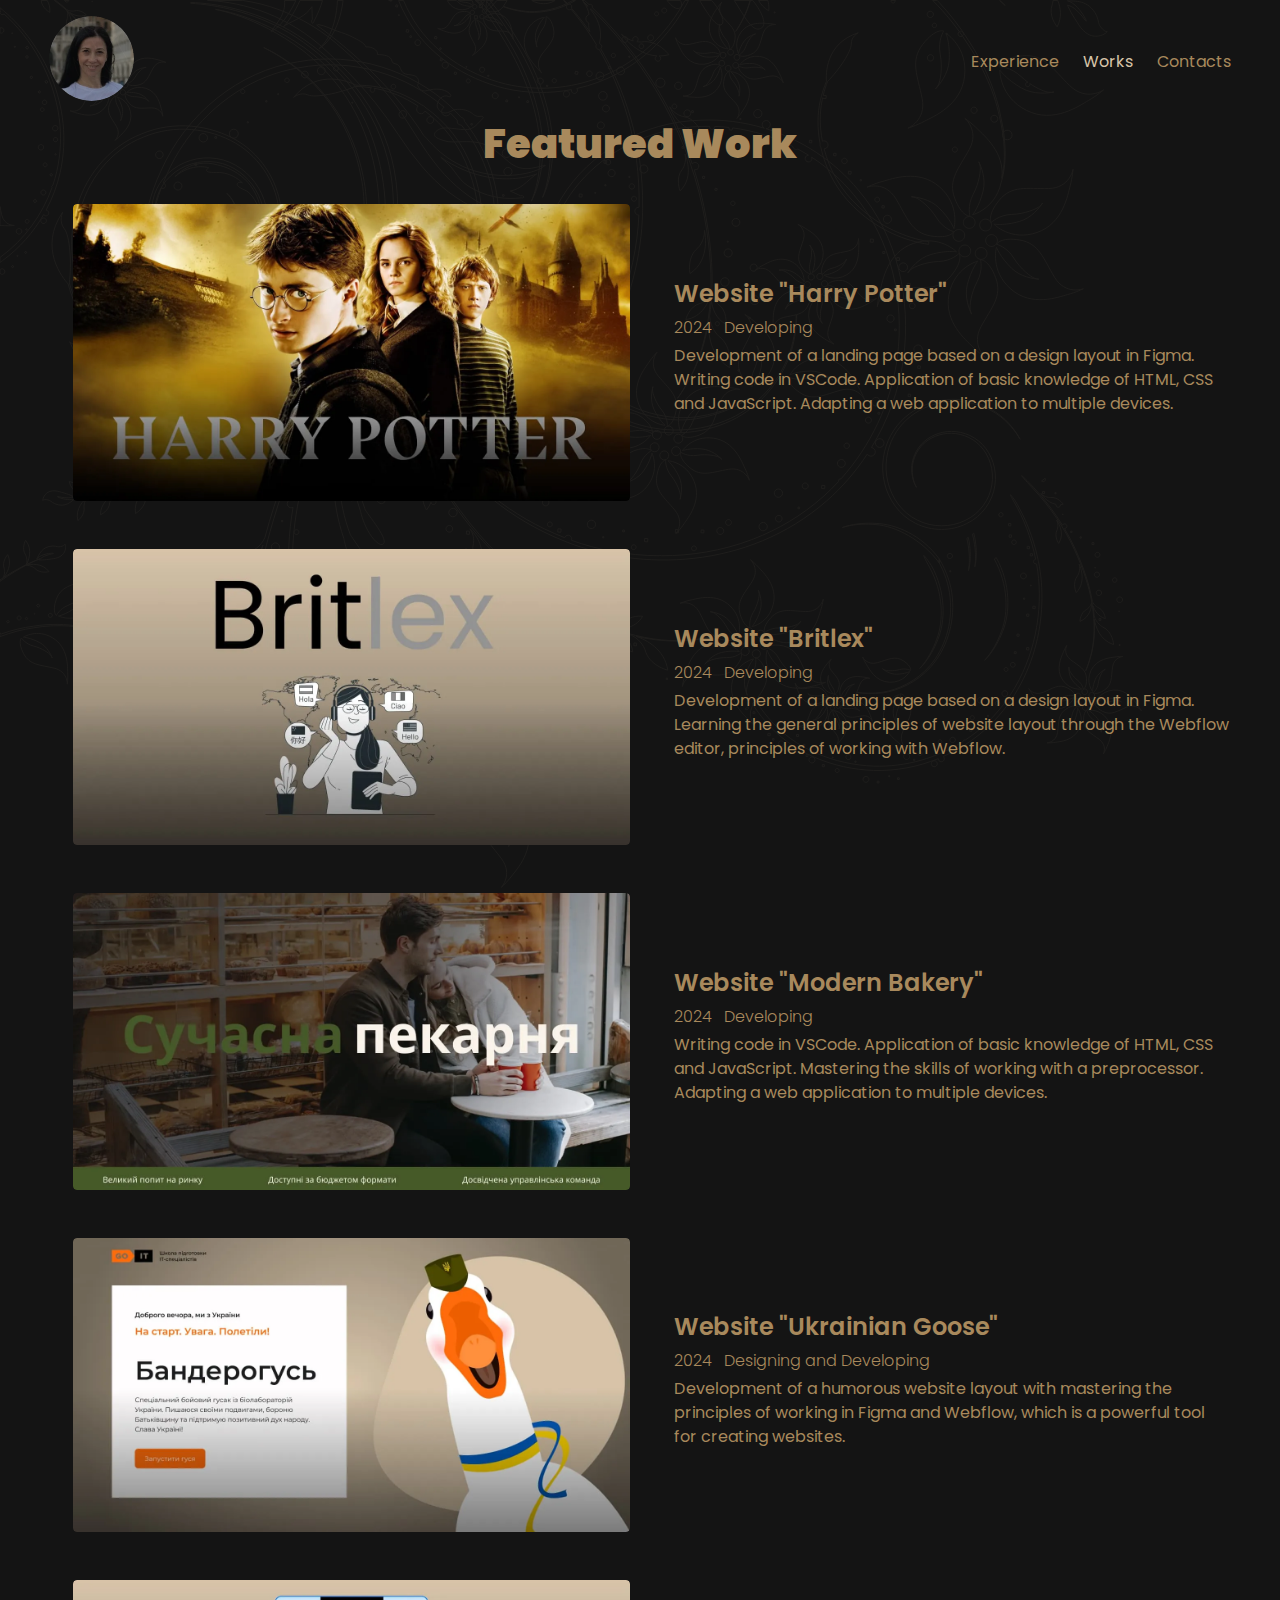
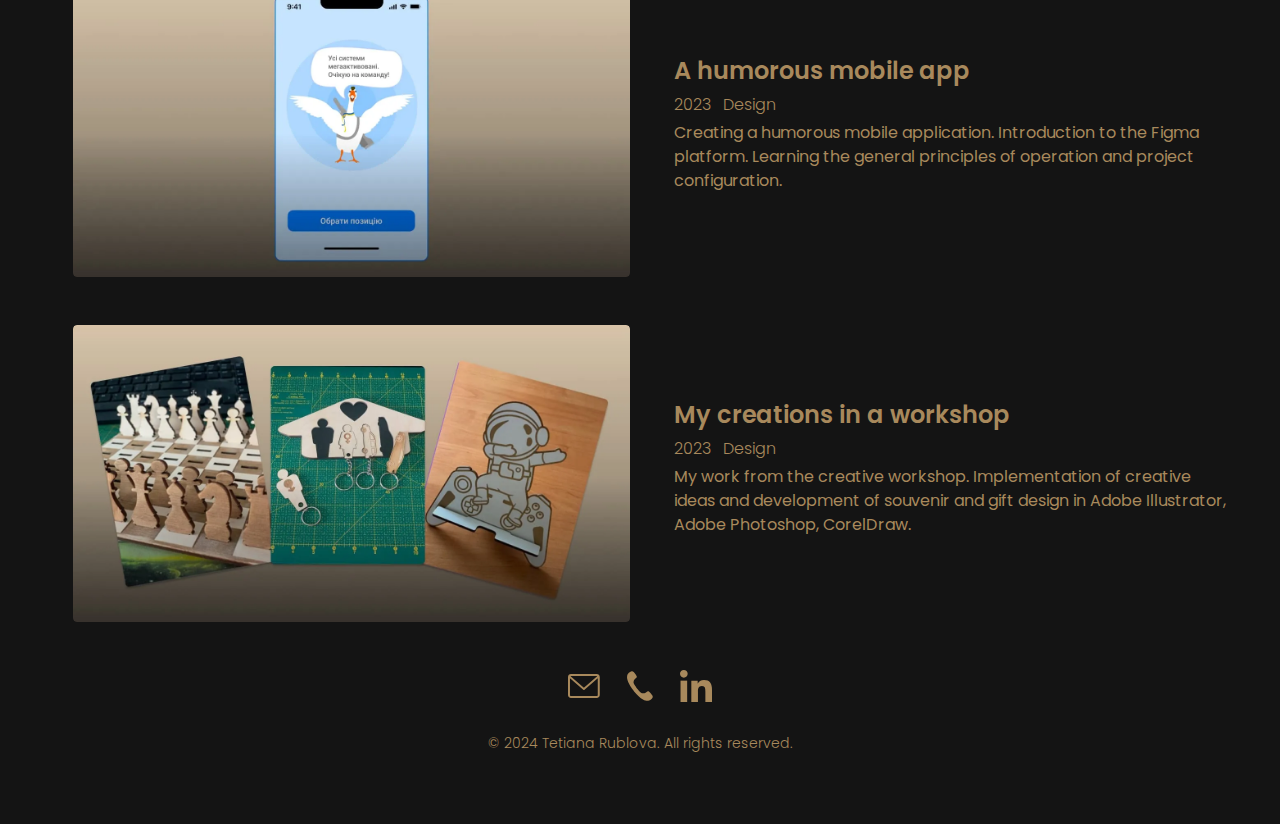
<file: works.html>
<!DOCTYPE html>
<html lang="en">
  <head>
    <meta charset="UTF-8" />
    <meta name="viewport" content="width=device-width, initial-scale=1.0" />
    <title>Works</title>
    <link rel="stylesheet" href="./css/styles.css" />
  </head>
  <body>
    <header>
      <div class="drawn">
        <svg
          class="secondary-svg"
          width="1200"
          height="911"
          viewBox="0 0 1200 911"
          fill="none"
          xmlns="http://www.w3.org/2000/svg"
        >
          <path
            d="M684.963 0.454048C678.742 11.9868 671.212 23.1091 662.219 33.3461L662.016 33.4325L661.215 34.4475C648.839 48.2911 633.84 60.5042 615.958 69.9636C611.5 72.3177 606.881 74.445 602.14 76.378L600.394 76.1403L599.668 77.3605C570.904 88.4829 537.708 91.6577 505.502 83.9908C467.555 74.6609 429.871 51.0339 409.97 13.8117C407.536 9.47074 405.406 5.00019 403.512 0.454048H398.551C400.673 5.77768 403.123 10.9933 405.955 16.0577C426.623 54.619 465.515 78.8507 504.494 88.2885C526.96 93.569 549.856 93.6877 571.436 89.6167L571.723 91.906C572.545 93.3746 574.41 93.9038 575.882 93.0831C577.354 92.2408 577.881 90.3727 577.055 88.8933L576.785 88.5154C591.295 85.2759 605.135 80.1465 617.751 73.4191C650.543 55.7636 673.617 29.2859 688.54 0.454048H684.963Z"
          />
          <path
            d="M758.605 0.455233C760.743 4.39666 763.949 8.10051 768.745 10.8325C768.745 10.8325 769.42 5.85445 767.839 0.455233H758.605Z"
          />
          <path
            d="M750.077 0.454882C748.179 7.07433 745.977 12.6788 743.813 17.1169C739.199 26.6736 735.613 31.3924 735.706 31.4355C735.613 31.3924 739.262 26.7167 743.994 17.1925C746.209 12.7543 748.487 7.11752 750.461 0.454882H750.077Z"
          />
          <path
            d="M572.781 0.456434C557.869 9.22477 542.127 11.8919 529.422 11.622C518.678 10.9417 510.057 8.81437 503.333 6.34153C504.578 4.61378 505.738 2.60532 507.099 0.456434H497.09C495.69 1.62267 494.176 3.16682 492.888 5.02415C490.131 9.01958 486.325 9.76468 486.325 9.76468C486.325 9.76468 487.527 12.5831 494.74 11.7624C498.735 11.3088 501.08 9.36509 503.135 6.61149C509.85 9.21392 518.519 11.4924 529.401 12.3347C542.747 12.8099 559.535 10.121 575.379 0.456434H572.781Z"
          />
          <path
            d="M487.2 0.454832C485.483 4.8606 486.335 8.66162 486.335 8.66162C486.335 8.66162 487.824 5.15213 492.265 1.2431L493.29 0.454832H487.2Z"
          />
          <path
            d="M531.778 0.454636C533.617 1.55608 535.701 2.45234 538.089 3.01386C545.644 4.77401 551.401 2.73311 555.117 0.454636H531.778Z"
          />
          <path
            d="M541.781 72.9775C541.781 72.9775 534.264 64.9326 541.49 54.9441C548.716 44.9555 556.055 39.1999 553.414 28.0883C550.783 16.9551 546.02 16.6744 546.02 16.6744C546.02 16.6744 546.961 22.7107 542.553 28.9198C538.153 35.1289 536.369 42.2992 536.508 44.5237C536.571 45.5819 536.783 46.4889 536.989 47.1584C536.015 44.3292 533.986 36.8783 536.656 30.0105C540.047 21.3393 544.397 17.2683 544.397 17.2683C544.397 17.2683 530.514 19.007 525.478 34.2651C520.437 49.5341 532.032 61.6823 535.137 65.7533C538.237 69.8243 541.781 72.9775 541.781 72.9775Z"
          />
          <path
            d="M722.02 60.334C720.425 60.2368 719.066 61.4463 718.975 63.0444C718.878 64.6426 720.092 66.0141 721.674 66.1113C723.251 66.2085 724.614 64.9882 724.706 63.39C724.804 61.7919 723.593 60.4312 722.02 60.334Z"
          />
          <path
            d="M726.555 70.7229C727.884 71.6083 729.677 71.2412 730.549 69.913C731.419 68.5848 731.06 66.7707 729.728 65.9068C728.403 65.0213 726.619 65.3885 725.741 66.7167C724.868 68.0449 725.227 69.8374 726.555 70.7229Z"
          />
          <path
            d="M736.973 67.9684C738.387 67.2449 738.965 65.5064 738.261 64.0702C737.544 62.6556 735.814 62.0724 734.401 62.7851C732.975 63.5086 732.397 65.2472 733.102 66.6618C733.823 68.098 735.548 68.6703 736.973 67.9684Z"
          />
          <path
            d="M734.048 57.1699C733.957 58.7572 735.158 60.1286 736.74 60.2258C738.33 60.3338 739.693 59.1135 739.79 57.5154C739.883 55.9172 738.672 54.5458 737.09 54.4486C735.504 54.3514 734.146 55.5717 734.048 57.1699Z"
          />
          <path
            d="M733.014 53.8425C733.892 52.5035 733.521 50.711 732.204 49.8364C730.876 48.9617 729.084 49.318 728.206 50.6462C727.342 51.9745 727.7 53.7778 729.033 54.6524C730.357 55.5271 732.142 55.1707 733.014 53.8425Z"
          />
          <path
            d="M725.66 53.8963C724.943 52.4601 723.209 51.8771 721.787 52.6006C720.374 53.3132 719.792 55.0518 720.501 56.4772C721.21 57.9026 722.947 58.4856 724.361 57.7621C725.782 57.0494 726.364 55.3217 725.66 53.8963Z"
          />
          <path
            d="M715.151 78.5621C711.747 83.7346 705.673 85.9591 703.206 86.6718L705.201 85.7539C706.804 84.7605 710.882 80.0308 713.034 73.9297C715.185 67.8286 719.804 65.5393 719.804 65.5393C719.804 65.5393 717.294 62.3537 708.33 65.928C699.355 69.5131 698.953 77.4391 695.571 87.3521C692.188 97.2543 682.979 95.9261 682.979 95.9261C682.979 95.9261 686.873 96.8655 691.205 97.0491C695.529 97.2326 709.567 99.414 717.666 88.4427C725.752 77.4931 720.184 66.9646 720.184 66.9646C720.184 66.9646 719.5 71.9751 715.151 78.5621Z"
          />
          <path
            d="M730.539 71.6176C730.539 71.6176 734.512 74.7383 738.013 81.8112C740.768 87.3508 739.65 93.7435 739.031 96.2488L739.237 94.0675C739.174 92.1669 737.141 86.2495 732.965 81.3254C728.788 76.4121 729.126 71.2397 729.126 71.2397C729.126 71.2397 725.119 71.8335 723.714 81.4333C722.326 91.0331 728.949 95.3418 735.8 103.235C742.645 111.14 736.887 118.494 736.887 118.494C736.887 118.494 739.637 115.578 741.97 111.896C744.29 108.213 753.178 97.0911 747.778 84.5649C742.405 72.0387 730.539 71.6176 730.539 71.6176Z"
          />
          <path
            d="M759.511 56.3915C746.02 54.8257 739.735 64.9329 739.735 64.9329C739.735 64.9329 744.405 63.0325 752.255 63.5184C758.414 63.8964 763.37 68.0862 765.213 69.8787L763.421 68.5936C761.755 67.6974 755.638 66.5096 749.31 67.6758C742.984 68.8528 738.689 65.9805 738.689 65.9805C738.689 65.9805 737.204 69.7599 744.776 75.7746C752.348 81.8002 759.363 78.1827 769.6 76.1742C779.829 74.1657 783.288 82.8477 783.288 82.8477C783.288 82.8477 782.157 78.9926 780.145 75.1376C778.141 71.2717 772.996 57.9572 759.511 56.3915Z"
          />
          <path
            d="M743.604 41.9865C747.021 36.814 753.108 34.5895 755.575 33.8768L753.564 34.8056C751.948 35.7991 747.877 40.5287 745.726 46.6299C743.575 52.731 738.948 55.0203 738.948 55.0203C738.948 55.0203 741.466 58.2058 750.429 54.6207C759.406 51.0464 759.802 43.1311 763.176 33.2073C766.577 23.3052 775.78 24.6334 775.78 24.6334C775.78 24.6334 771.888 23.6939 767.568 23.5103C763.231 23.3268 749.198 21.1455 741.099 32.1167C733 43.0663 738.577 53.5948 738.577 53.5948C738.577 53.5948 739.264 48.5843 743.604 41.9865Z"
          />
          <path
            d="M728.22 48.9287C728.22 48.9287 724.234 45.8186 720.732 38.7457C717.999 33.2169 719.109 26.8458 719.721 24.3298L719.518 26.4895C719.573 28.39 721.619 34.3076 725.795 39.2317C729.97 44.145 729.634 49.3174 729.634 49.3174C729.634 49.3174 733.632 48.7235 735.033 39.1237C736.432 29.5239 729.815 25.2152 722.96 17.3108C716.114 9.41713 721.872 2.05258 721.872 2.05258C721.872 2.05258 719.117 4.97896 716.789 8.66123C714.469 12.3327 705.568 23.466 710.967 35.9921C716.359 48.5183 728.22 48.9287 728.22 48.9287Z"
          />
          <path
            d="M699.255 64.1679C712.74 65.7337 719.025 55.6155 719.025 55.6155C719.025 55.6155 714.352 57.5269 706.518 57.0409C700.373 56.663 695.425 52.4948 693.556 50.7023L695.341 51.9656C697.007 52.8727 703.123 54.0498 709.45 52.8728C715.778 51.7065 720.067 54.5789 720.067 54.5789C720.067 54.5789 721.556 50.7995 713.984 44.7847C706.414 38.7592 699.39 42.3767 689.161 44.3852C678.924 46.3937 675.465 37.7117 675.465 37.7117C675.465 37.7117 676.612 41.5668 678.616 45.4326C680.619 49.2877 685.757 62.5913 699.255 64.1679Z"
          />
          <path
            d="M471.615 14.3867C472.746 14.7646 473.974 14.1491 474.353 13.0153C474.737 11.8706 474.129 10.6396 473.003 10.2616C471.869 9.87287 470.646 10.4884 470.261 11.6222C469.882 12.7561 470.48 13.998 471.615 14.3867Z"
          />
          <path
            d="M474.454 15.6276L474.256 18.6943L477.31 18.8994L477.499 15.8327L474.454 15.6276Z"
          />
          <path
            d="M482.347 18.7571C483.52 18.5195 484.279 17.3749 484.051 16.2087C483.806 15.0209 482.667 14.265 481.498 14.4918C480.327 14.7293 479.562 15.8848 479.794 17.051C480.035 18.228 481.179 18.9947 482.347 18.7571Z"
          />
          <path
            d="M482.352 10.3455C481.967 11.4794 482.575 12.7211 483.702 13.0991C484.835 13.4878 486.067 12.8831 486.447 11.7384C486.831 10.6046 486.223 9.36286 485.089 8.97412C483.963 8.59617 482.735 9.2117 482.352 10.3455Z"
          />
          <path
            d="M482.258 7.73193L482.455 4.6544L479.397 4.45997L479.207 7.53764L482.258 7.73193Z"
          />
          <path
            d="M475.202 8.86697C476.375 8.62941 477.138 7.48479 476.903 6.31856C476.671 5.13073 475.531 4.37474 474.354 4.60151C473.186 4.83908 472.427 5.9837 472.65 7.16073C472.895 8.33776 474.034 9.10454 475.202 8.86697Z"
          />
          <path
            d="M464.31 29.7958C472.342 23.4463 470.368 14.7103 470.368 14.7103C470.368 14.7103 468.883 18.2091 464.438 22.1181C460.944 25.1957 456.102 25.6059 454.166 25.6383L455.803 25.3577C457.16 24.9581 461.054 22.3341 463.813 18.3387C466.571 14.3433 470.381 13.5981 470.381 13.5981C470.381 13.5981 469.178 10.7905 461.97 11.6111C454.757 12.421 452.905 18.0794 448.505 24.6017C444.102 31.124 437.681 28.3272 437.681 28.3272C437.681 28.3272 440.322 29.7849 443.427 30.7784C446.532 31.761 456.288 36.1345 464.31 29.7958Z"
          />
          <path
            d="M476.965 20.1395C476.965 20.1395 479.24 23.1846 480.386 29.0158C481.293 33.5943 479.218 38.0109 478.286 39.7062L478.859 38.1513C479.197 36.7583 478.881 32.0609 476.818 27.666C474.751 23.2602 476.012 19.5779 476.012 19.5779C476.012 19.5779 472.996 19.2216 470.09 25.9058C467.188 32.59 471.145 37.0282 474.562 44.1228C477.974 51.2174 472.36 55.4072 472.36 55.4072C472.36 55.4072 474.929 53.8307 477.341 51.6278C479.745 49.4249 488.384 43.1186 486.933 32.9572C485.486 22.8067 476.965 20.1395 476.965 20.1395Z"
          />
          <path
            d="M494.303 18.5766C498.693 20.0775 501.465 24.0838 502.461 25.7576L501.41 24.4833C500.381 23.4898 496.18 21.4166 491.354 21.017C486.533 20.6067 483.989 17.6694 483.989 17.6694C483.989 17.6694 482.172 20.1207 486.478 25.9843C490.785 31.8586 496.589 30.6384 504.409 31.1999C512.226 31.7722 513.032 38.7588 513.032 38.7588C513.032 38.7588 512.955 35.746 512.264 32.5389C511.572 29.3425 510.454 18.6629 500.972 14.851C491.502 11.0284 484.951 17.1188 484.951 17.1188C484.951 17.1188 488.709 16.6652 494.303 18.5766Z"
          />
          <path
            d="M481.052 0.455994C481.133 2.45371 480.686 3.78187 480.686 3.78187C480.686 3.78187 482.706 4.01948 485.026 0.455994H481.052Z"
          />
          <path
            d="M475.13 0.455262C477.5 2.50697 479.744 3.21973 479.744 3.21973C479.744 3.21973 479.04 2.2802 478.226 0.455262H475.13Z"
          />
          <path
            d="M462.404 4.78645C459.776 3.89018 457.747 2.10842 456.317 0.456263H447.291C448.889 3.6634 451.445 6.79491 455.731 8.51186C465.201 12.3345 471.755 6.24421 471.755 6.24421C471.755 6.24421 467.998 6.70857 462.404 4.78645Z"
          />
          <path
            d="M457.972 0.454188C459.866 1.29647 462.498 2.11716 465.349 2.35472C470.175 2.75427 472.719 5.69141 472.719 5.69141C472.719 5.69141 473.879 4.11486 472.115 0.454188H457.972Z"
          />
          <path
            d="M774.971 13.0464L775.219 12.1177L774.305 11.8478L774.043 12.7764L774.971 13.0464Z"
          />
          <path
            d="M388.673 0.455099L388.677 0.465908L391.33 1.21094L392.072 0.455099H388.673Z"
          />
          <path
            d="M396.053 4.75317L395.53 6.62128L397.39 7.15039L397.913 5.28228L396.053 4.75317Z"
          />
          <path
            d="M398.568 14.5681L398.314 15.4753L399.208 15.7236L399.462 14.8274L398.568 14.5681Z"
          />
          <path
            d="M406.634 29.4621L405.99 31.7838L408.296 32.4316L408.946 30.1099L406.634 29.4621Z"
          />
          <path
            d="M410.149 35.6468L409.711 37.2126L411.271 37.6553L411.711 36.0896L410.149 35.6468Z"
          />
          <path
            d="M416.367 40.1601C414.992 40.9268 414.499 42.6869 415.274 44.0691C416.042 45.4621 417.788 45.9481 419.168 45.1706C420.547 44.3931 421.036 42.6437 420.261 41.2507C419.489 39.8685 417.746 39.3718 416.367 40.1601Z"
          />
          <path
            d="M436.475 39.0474L437.061 36.9525L434.974 36.3586L434.391 38.4534L436.475 39.0474Z"
          />
          <path
            d="M439.955 47.7314L439.563 49.1459L440.963 49.5347L441.36 48.1201L439.955 47.7314Z"
          />
          <path
            d="M442.422 59.0926L440.511 58.5635L439.975 60.4855L441.886 61.0146L442.422 59.0926Z"
          />
          <path
            d="M443.732 62.4919C442.247 63.3342 441.72 65.224 442.551 66.725C443.386 68.2152 445.267 68.7442 446.757 67.902C448.246 67.0705 448.773 65.1808 447.941 63.6799C447.106 62.1897 445.225 61.6605 443.732 62.4919Z"
          />
          <path
            d="M454.697 71.9515L454.12 74.0033L456.169 74.5864L456.751 72.5239L454.697 71.9515Z"
          />
          <path
            d="M466.12 66.3703L465.896 67.1585L466.69 67.3853L466.909 66.597L466.12 66.3703Z"
          />
          <path
            d="M467.277 79.1664C466.294 79.7171 465.939 80.9697 466.497 81.9631C467.045 82.9458 468.285 83.2913 469.272 82.7514C470.254 82.1899 470.601 80.9373 470.053 79.9546C469.5 78.9612 468.256 78.6157 467.277 79.1664Z"
          />
          <path
            d="M480.873 67.5224C479.646 68.2135 479.207 69.7684 479.899 70.9994C480.587 72.2305 482.134 72.6732 483.362 71.9821C484.585 71.2802 485.024 69.7361 484.333 68.5051C483.649 67.2633 482.096 66.8313 480.873 67.5224Z"
          />
          <path
            d="M487.848 75.0731L487.516 76.2609L488.7 76.5957L489.034 75.4079L487.848 75.0731Z"
          />
          <path
            d="M493.753 93.0841C492.306 93.894 491.796 95.7405 492.606 97.1982C493.416 98.6452 495.247 99.1636 496.689 98.3429C498.136 97.5223 498.646 95.6865 497.84 94.2395C497.026 92.7817 495.204 92.2634 493.753 93.0841Z"
          />
          <path
            d="M506.132 99.7807L505.643 101.53L507.389 102.027L507.883 100.277L506.132 99.7807Z"
          />
          <path
            d="M518.655 96.6713L518.38 97.6324L519.341 97.9023L519.611 96.9413L518.655 96.6713Z"
          />
          <path
            d="M527.094 100.534L526.614 102.24L528.318 102.715L528.79 101.009L527.094 100.534Z"
          />
          <path
            d="M538.763 78.4304C537.294 79.251 536.767 81.1192 537.599 82.5985C538.42 84.0779 540.277 84.5964 541.745 83.7757C543.213 82.9442 543.735 81.0761 542.914 79.5967C542.091 78.1281 540.235 77.5989 538.763 78.4304Z"
          />
          <path
            d="M546.657 85.0815L546.311 86.3342L547.555 86.6797L547.906 85.427L546.657 85.0815Z"
          />
          <path
            d="M552.41 81.7557C552.98 82.7707 554.267 83.1379 555.287 82.5656C556.3 81.9932 556.663 80.7082 556.094 79.6823C555.515 78.6565 554.237 78.3001 553.217 78.8724C552.2 79.4448 551.841 80.7298 552.41 81.7557Z"
          />
          <path
            d="M564.925 91.2926C563.457 92.1133 562.934 93.9814 563.756 95.4608C564.583 96.9294 566.44 97.4584 567.911 96.6378C569.375 95.8063 569.898 93.9382 569.075 92.4588C568.253 90.9794 566.393 90.4503 564.925 91.2926Z"
          />
          <path
            d="M577.428 74.48L578.163 71.8775L575.565 71.1324L574.839 73.7456L577.428 74.48Z"
          />
          <path
            d="M590.788 76.1214C592.122 75.3763 592.594 73.6918 591.847 72.3528C591.101 71.0138 589.418 70.5386 588.089 71.2837C586.76 72.0396 586.284 73.7242 587.035 75.0632C587.776 76.4022 589.46 76.8773 590.788 76.1214Z"
          />
          <path
            d="M610.263 69.0264L610.857 66.8667L608.723 66.2619L608.124 68.4216L610.263 69.0264Z"
          />
          <path
            d="M614.399 57.3207C615.423 56.7484 615.786 55.4525 615.213 54.4267C614.643 53.4008 613.344 53.0337 612.323 53.606C611.294 54.1783 610.936 55.485 611.509 56.5108C612.078 57.5367 613.377 57.9038 614.399 57.3207Z"
          />
          <path
            d="M629.767 57.4399L630.079 56.3169L628.961 55.993L628.636 57.1267L629.767 57.4399Z"
          />
          <path
            d="M626.237 42.0733C627.641 41.285 628.147 39.4924 627.355 38.0778C626.561 36.6524 624.786 36.145 623.372 36.9441C621.964 37.7432 621.458 39.5357 622.246 40.9502C623.04 42.3648 624.819 42.8724 626.237 42.0733Z"
          />
          <path
            d="M642.575 48.2186C643.693 47.5923 644.094 46.1562 643.47 45.0331C642.841 43.9101 641.419 43.4997 640.297 44.1368C639.179 44.7739 638.774 46.1994 639.407 47.3224C640.036 48.4454 641.452 48.8449 642.575 48.2186Z"
          />
          <path
            d="M652.035 40.3896C653.449 39.6014 653.951 37.8089 653.157 36.3835C652.369 34.9581 650.581 34.4613 649.172 35.2604C647.758 36.0487 647.256 37.8412 648.05 39.2666C648.838 40.6812 650.627 41.1779 652.035 40.3896Z"
          />
          <path
            d="M657.602 15.6282C658.582 15.0775 658.936 13.8247 658.383 12.8313C657.834 11.8486 656.59 11.4923 655.603 12.0538C654.625 12.6045 654.271 13.8571 654.823 14.8398C655.376 15.8332 656.619 16.1789 657.602 15.6282Z"
          />
          <path
            d="M665.442 12.6486C666.627 11.9899 667.037 10.4996 666.382 9.3118C665.716 8.13477 664.231 7.71363 663.059 8.37234C661.89 9.04184 661.469 10.5321 662.122 11.72C662.784 12.897 664.273 13.3181 665.442 12.6486Z"
          />
          <path
            d="M337.431 0.454232C336.82 14.611 333.58 26.4569 329.767 34.3506C324.654 44.3607 319.517 48.0213 318.943 48.7124C319.648 48.1293 325.11 45.5917 331.535 35.9379C336.419 28.3034 341.165 15.8636 343.139 0.454232H337.431Z"
          />
          <path
            d="M299.97 0.456572C295.04 11.6438 289.429 19.5807 286.164 23.5977L284.865 24.9798L284.793 25.2175C283.925 26.2001 283.405 26.6859 283.423 26.5888C283.304 26.7831 284.16 26.2972 285.654 25.1202C294.63 19.7965 305.416 16.8486 311.92 6.6981C312.051 10.9419 312.203 16.7838 312.384 19.2243L311.507 20.9412L312.127 23.2413L312.503 23.2845L313.705 22.4098L314.004 21.1032C317.678 14.2462 320.525 7.46476 322.503 0.456572H299.97Z"
          />
          <path
            d="M284.581 0.455181C285.142 6.68588 283.716 12.4739 280.109 18.6938C277.726 22.7756 274.837 26.1123 272.315 29.9242L271.324 30.4641L271.753 30.7988L271.244 31.587L271.437 31.8462L272.85 30.518C276.646 28.8442 286.838 19.5792 295.864 0.455181H284.581Z"
          />
          <path
            d="M998.801 107.413C993.36 86.572 983.937 63.5928 968.599 40.6245C960.142 27.0185 949.643 13.4341 937.283 0.454397H932.758C946.057 13.8013 957.35 27.8933 966.419 42.05C971.734 49.8033 976.339 57.5457 980.359 65.2234L982.49 69.4673C989.779 84.0992 995.28 98.2991 998.329 111.711C999.075 114.983 999.712 117.974 1001.06 123.989C1003.77 136.05 1004.35 147.259 1004.34 156.773C1004.23 165.239 1003.23 172.387 1001.86 178.305C1005.01 152.604 983.869 135.413 977.87 129.334C971.628 123.006 964.858 118.384 964.858 118.384C964.858 118.384 979.545 130.543 969.317 149.332C959.066 168.133 947.711 179.644 954.684 198.195C961.652 216.757 969.907 216.196 969.907 216.196C969.907 216.196 966.979 206.014 973.197 194.34C979.397 182.678 980.886 169.957 980.169 166.146C979.833 164.375 979.271 162.874 978.778 161.772C981.089 166.48 986.172 178.834 983.072 191.166C979.171 206.834 972.577 214.803 972.577 214.803C972.577 214.803 984.599 211.694 993.393 199.912C996.683 195.496 999.518 189.848 1001.1 182.7C1003.12 176.08 1004.83 167.496 1005.15 156.794C1005.31 148.425 1004.72 138.772 1003.12 128.243L998.801 107.413Z"
          />
          <path
            d="M480.417 0.457281H476.439C486.748 13.2426 496.686 27.3455 505.599 42.6252C534.401 90.1708 541.942 134.725 539.909 161.16C538.26 188.296 531.022 200.898 531.489 201.179C531.009 200.876 539.302 189.3 542.077 162.456C545.275 136.474 538.636 90.6783 508.923 41.6317C500.229 26.7191 490.51 12.9511 480.417 0.457281Z"
          />
          <path
            d="M489.809 0.454375H485.89C496.107 12.851 505.981 26.565 514.877 41.456C543.607 87.7705 551.672 131.591 550.166 157.723C549.032 184.546 542.244 197.137 542.7 197.418C542.236 197.116 550.065 185.518 552.283 158.965C554.936 133.254 547.716 88.1917 518.078 40.4086C509.419 25.9063 499.789 12.5486 489.809 0.454375Z"
          />
          <path
            d="M752.673 0.456769H734.265C736.117 3.36155 738.082 6.50392 739.981 9.65706C746.927 20.6175 753.348 31.7291 760.602 28.5327C767.597 25.5307 762.311 12.0866 753.179 1.07222L752.673 0.456769Z"
          />
          <path
            d="M711.726 0.455665H699.62C706.199 11.2757 715.859 27.1278 721.026 24.8817C725.687 22.9164 721.259 12.1828 714.045 3.22013L711.726 0.455665Z"
          />
          <path
            d="M666.995 0.453844C671.466 5.89626 676.283 10.1725 679.67 8.04518C682.222 6.36062 682.066 3.59619 680.429 0.453844H666.995Z"
          />
          <path
            d="M1100.68 26.9438C1097.9 23.3047 1099.18 22.0305 1096.5 15.465C1088.39 -0.873038 1074.18 1.38386 1067.45 0.779151C1078.77 3.61914 1088.95 24.2334 1085.72 20.8967C1084.32 19.0393 1080.63 13.964 1076.15 9.88216C1071.7 5.71397 1067.15 5.18489 1067.21 5.20649C1067.98 5.66002 1069.87 11.556 1077.17 22.2465C1078.98 25.4536 1081.98 29.8485 1085.9 32.7425C1091.11 36.576 1095.14 36.3491 1098.43 36.036C1104.86 34.9453 1107.3 31.5439 1107.34 31.6951C1105.44 31.9111 1102.85 29.9133 1100.68 26.9438Z"
          />
          <path
            d="M999.593 0.454982C1003.28 3.70531 1005.17 5.55183 1005.24 5.43305C1005.17 5.55183 1003.4 3.71611 999.93 0.454982H999.593Z"
          />
          <path
            d="M1053.01 0.455773C1052.85 2.71265 1052.39 4.14889 1052.39 4.14889C1047.7 15.6492 1057.16 26.8364 1057.16 26.8364C1062.24 17.1502 1060.65 7.64754 1057.71 0.455773H1053.01Z"
          />
          <path
            d="M704.45 230.327C704.936 241.222 697.786 247.996 697.786 247.996C686.663 256.964 689.996 273.558 689.996 273.558C711.474 259.423 704.45 230.327 704.45 230.327Z"
          />
          <path
            d="M682.946 116.483C682.946 116.483 674.544 114.929 669.791 106.733C669.791 106.733 675.358 122.768 689.257 128.999C688.772 130.079 688.746 131.342 689.337 132.444C690.341 134.366 692.703 135.1 694.601 134.085C695.753 133.469 696.47 132.357 696.639 131.159C697.921 131.342 699.254 131.439 700.646 131.45C700.646 131.45 695.289 117.747 682.946 116.483Z"
          />
          <path
            d="M685.006 153.987C687.081 162.637 682.399 169.191 682.399 169.191C674.862 178.111 680.101 190.885 680.101 190.885C695.129 176.199 685.006 153.987 685.006 153.987Z"
          />
          <path
            d="M641.486 41.9541C641.486 41.9541 639.617 42.1159 636.813 41.7056C638.061 40.9713 638.528 39.3731 637.846 38.0773C637.145 36.7491 635.505 36.2309 634.176 36.9436C632.847 37.6455 632.341 39.2975 633.041 40.6366L633.252 40.9498C629.646 39.9563 625.364 38.0018 621.538 34.2223C621.538 34.2223 635.416 54.491 656.894 55.9056L656.642 56.0027C655.288 56.7262 654.768 58.4109 655.482 59.7715C656.199 61.1429 657.877 61.6612 659.231 60.9377C660.59 60.225 661.109 58.5404 660.392 57.169L659.177 55.9812C662.289 55.992 665.55 55.6032 668.934 54.6853C668.934 54.6853 657.476 39.2761 641.486 41.9541Z"
          />
          <path
            d="M359.263 311.569C342.027 312.518 338.332 297.468 338.332 297.468C338.332 297.468 339.323 304.065 341.732 310.852C344.145 317.647 349.557 340.662 371.322 346.327C393.088 352 405.713 336.856 405.713 336.856C405.713 336.856 397.619 338.919 384.851 336.321C374.714 334.254 367.476 326.071 364.92 322.789C365.552 323.548 366.476 324.515 367.699 325.421C370.2 327.286 379.987 330.64 390.629 330.162C401.279 329.669 407.654 335.385 407.654 335.385C407.654 335.385 410.952 329.521 399.896 317.917C388.857 306.297 376.511 310.616 359.263 311.569Z"
          />
          <path
            d="M394.163 385.926C390.51 368.526 383.124 367.894 383.124 367.894C383.124 367.894 384.338 377.308 377.244 386.791C370.161 396.278 367.099 407.354 367.229 410.818C367.289 412.491 367.588 413.934 367.884 414.989C366.488 410.577 363.594 398.838 368.035 388.25C373.646 374.904 380.572 368.758 380.572 368.758C380.572 368.758 358.92 370.893 350.483 394.43C342.047 417.972 359.595 437.307 364.26 443.765C368.922 450.219 374.308 455.26 374.308 455.26C374.308 455.26 362.932 442.461 374.556 427.213C386.195 411.964 397.828 403.317 394.163 385.926Z"
          />
          <path
            d="M907.899 128.171C907.899 128.171 916.213 125.644 924.476 121.249C932.769 116.843 961.355 105.527 964.583 76.1872C967.822 46.8478 945.993 33.2742 945.993 33.2742C945.993 33.2742 950.148 43.4031 949.186 60.4754C948.427 74.0274 939.261 84.9663 935.52 88.897C936.376 87.9251 937.439 86.5537 938.375 84.8043C940.307 81.1976 942.796 67.8615 940.193 54.1259C937.578 40.3687 943.732 31.0282 943.732 31.0282C943.732 31.0282 935.582 27.8318 922.717 44.3642C909.839 60.875 917.689 76.1116 922.135 98.3348C926.569 120.569 907.899 128.171 907.899 128.171Z"
          />
          <path
            d="M1069.71 85.6035C1052.89 69.2223 1044.06 53.7589 1022.48 55.789C1000.89 57.7975 999.075 66.7495 999.075 66.7495C999.075 66.7495 1010.67 66.5983 1021.14 76.6192C1023.32 78.6925 1025.61 80.5606 1027.91 82.2344L1026.72 82.4827C1025.63 83.055 1025.22 84.4049 1025.79 85.4955C1026.37 86.597 1027.71 87.0073 1028.8 86.435C1029.84 85.8843 1030.25 84.6316 1029.79 83.5626C1037.89 89.0806 1045.72 92.0178 1048.82 92.2662C1050.84 92.4174 1052.6 92.2661 1053.91 92.0609C1048.33 93.1516 1033.76 94.9982 1021.6 88.0872C1006.24 79.3404 999.776 69.989 999.776 69.989C999.776 69.989 999.298 96.7907 1026.61 110.44C1053.92 124.078 1079.82 105.343 1088.3 100.548C1096.78 95.754 1103.63 89.8798 1103.63 89.8798C1103.63 89.8798 1086.53 101.985 1069.71 85.6035Z"
          />
          <path
            d="M984.114 230.745C987.269 231.551 990.462 229.631 991.275 226.48C992.052 223.317 990.146 220.098 987.002 219.292C983.851 218.491 980.646 220.405 979.845 223.574C979.051 226.725 980.971 229.947 984.114 230.745Z"
          />
          <path
            d="M989.915 234.835C986.806 235.72 984.988 238.99 985.866 242.133C986.738 245.275 990 247.101 993.129 246.228C996.255 245.326 998.056 242.056 997.178 238.914C996.297 235.767 993.045 233.945 989.915 234.835Z"
          />
          <path
            d="M985.37 257.589C987.627 255.239 987.585 251.497 985.251 249.216C982.932 246.951 979.199 247.005 976.942 249.346C974.665 251.683 974.715 255.425 977.039 257.715C979.38 259.976 983.087 259.917 985.37 257.589Z"
          />
          <path
            d="M966.258 245.186C963.107 244.376 959.901 246.295 959.1 249.455C958.306 252.619 960.218 255.832 963.373 256.642C966.524 257.439 969.721 255.525 970.523 252.353C971.311 249.202 969.405 245.983 966.258 245.186Z"
          />
          <path
            d="M953.194 237.014C954.079 240.16 957.327 241.987 960.457 241.102C963.57 240.211 965.384 236.942 964.499 233.8C963.621 230.658 960.364 228.826 957.243 229.709C954.121 230.603 952.308 233.871 953.194 237.014Z"
          />
          <path
            d="M973.431 226.578C975.701 224.246 975.65 220.5 973.338 218.218C970.997 215.961 967.277 216.004 965.007 218.344C962.742 220.69 962.793 224.436 965.126 226.713C967.441 228.979 971.165 228.919 973.431 226.578Z"
          />
          <path
            d="M1011.76 214.418C1024.93 213.986 1036.63 208.933 1039.55 206.395C1040.91 205.218 1041.92 203.987 1042.63 203.004C1039.72 207.367 1031.62 217.962 1019.45 221.438C1003.99 225.863 993.836 224.103 993.836 224.103C993.836 224.103 1010.8 241.546 1037.05 232.481C1063.31 223.421 1067.79 194.582 1070.12 185.986C1072.45 177.391 1073.04 169.184 1073.04 169.184C1073.04 169.184 1069.92 188.049 1048.61 188.545C1027.29 189.02 1011.7 184.885 999.193 200.24C986.694 215.585 991.305 222.484 991.305 222.484C991.305 222.484 998.61 214.85 1011.76 214.418Z"
          />
          <path
            d="M1054.48 277.164C1043.41 258.845 1039.17 243.208 1019.69 240.002C1000.23 236.792 996.578 244.258 996.578 244.258C996.578 244.258 1006.81 246.798 1013.76 258.035C1020.71 269.276 1030.92 276.928 1034.56 278.215C1036.19 278.784 1037.71 279.05 1038.89 279.176C1033.59 278.809 1020.56 277.012 1011.55 268.234C1000.01 256.988 996.45 247.265 996.45 247.265C996.45 247.265 989.913 270.756 1010.85 289.067C1031.79 307.404 1058.87 296.884 1067.43 294.614C1076 292.346 1083.37 288.764 1083.37 288.764C1083.37 288.764 1065.56 295.471 1054.48 277.164Z"
          />
          <path
            d="M995.683 277.732C988.709 259.172 980.455 259.733 980.455 259.733C980.455 259.733 983.387 269.92 977.173 281.579C970.973 293.259 969.488 305.968 970.205 309.777C970.538 311.562 971.099 313.05 971.597 314.16C969.285 309.452 964.202 297.097 967.291 284.759C971.205 269.093 977.793 261.133 977.793 261.133C977.793 261.133 954.289 267.178 948.983 294.562C943.652 321.956 966.257 340.278 972.504 346.598C978.747 352.924 985.513 357.544 985.513 357.544C985.513 357.544 970.825 345.387 981.054 326.599C991.304 307.794 1002.66 296.292 995.683 277.732Z"
          />
          <path
            d="M951.171 275.694C963.678 260.349 959.059 253.443 959.059 253.443C959.059 253.443 951.762 261.082 938.6 261.513C925.44 261.943 913.748 267.001 910.816 269.532C909.466 270.712 908.449 271.935 907.758 272.914C910.664 268.545 918.763 257.97 930.924 254.494C946.383 250.069 956.541 251.823 956.541 251.823C956.541 251.823 939.571 234.39 913.326 243.45C887.055 252.511 882.572 281.351 880.243 289.947C877.923 298.544 877.319 306.749 877.319 306.749C877.319 306.749 880.454 287.88 901.768 287.391C923.078 286.91 938.677 291.044 951.171 275.694Z"
          />
          <path
            d="M895.891 198.758C906.957 217.082 911.204 232.723 930.679 235.928C950.15 239.139 953.786 231.668 953.786 231.668C953.786 231.668 943.544 229.125 936.609 217.887C929.658 206.652 919.45 198.996 915.802 197.721C914.157 197.138 912.626 196.868 911.436 196.75C916.722 197.106 929.797 198.898 938.812 207.699C950.348 218.938 953.926 228.657 953.926 228.657C953.926 228.657 960.459 205.172 939.529 186.858C918.585 168.522 891.492 179.04 882.93 181.308C874.371 183.586 866.998 187.171 866.998 187.171C866.998 187.171 884.811 180.466 895.891 198.758Z"
          />
          <path
            d="M655.038 442.788C652.575 442.573 650.411 444.403 650.2 446.884C649.994 449.355 651.811 451.54 654.271 451.76C656.734 451.962 658.907 450.127 659.104 447.647C659.324 445.18 657.493 442.998 655.038 442.788Z"
          />
          <path
            d="M661.699 459.12C663.724 460.537 666.508 460.048 667.934 458.015C669.334 455.978 668.841 453.168 666.816 451.751C664.779 450.329 661.995 450.831 660.581 452.856C659.169 454.898 659.667 457.699 661.699 459.12Z"
          />
          <path
            d="M677.989 455.238C680.229 454.18 681.195 451.505 680.153 449.253C679.099 447.013 676.433 446.039 674.197 447.097C671.957 448.152 670.991 450.826 672.033 453.07C673.08 455.322 675.745 456.289 677.989 455.238Z"
          />
          <path
            d="M673.882 438.341C673.659 440.813 675.493 442.997 677.94 443.209C680.408 443.424 682.572 441.589 682.791 439.113C683.001 436.637 681.18 434.456 678.707 434.232C676.252 434.035 674.088 435.869 673.882 438.341Z"
          />
          <path
            d="M672.404 433.131C673.812 431.098 673.319 428.288 671.294 426.867C669.257 425.449 666.473 425.943 665.052 427.98C663.647 430.014 664.145 432.819 666.182 434.236C668.207 435.661 670.991 435.159 672.404 433.131Z"
          />
          <path
            d="M660.948 432.921C659.897 430.669 657.244 429.707 654.996 430.753C652.76 431.808 651.798 434.486 652.836 436.738C653.891 438.979 656.553 439.953 658.788 438.895C661.023 437.84 661.994 435.161 660.948 432.921Z"
          />
          <path
            d="M643.65 470.86C638.144 478.76 628.59 481.983 624.726 483.008C625.596 482.742 626.713 482.32 627.89 481.641C630.426 480.156 636.959 472.96 640.545 463.566C644.126 454.164 651.406 450.79 651.406 450.79C651.406 450.79 647.618 445.74 633.538 450.946C619.446 456.151 618.513 468.456 612.865 483.742C607.205 499.007 592.939 496.57 592.939 496.57C592.939 496.57 598.954 498.189 605.681 498.641C612.397 499.104 634.146 503.049 647.163 486.323C660.18 469.624 651.933 453.022 651.933 453.022C651.933 453.022 650.664 460.8 643.65 470.86Z"
          />
          <path
            d="M667.851 460.676C667.851 460.676 673.912 465.675 679.079 476.812C683.142 485.564 681.134 495.494 680.083 499.362C680.29 498.471 680.493 497.286 680.493 495.924C680.471 492.967 677.539 483.691 671.242 475.867C664.936 468.054 665.665 460.023 665.665 460.023C665.665 460.023 659.423 460.795 656.867 475.659C654.302 490.537 664.434 497.488 674.777 510.05C685.111 522.612 675.873 533.815 675.873 533.815C675.873 533.815 680.273 529.386 684.036 523.759C687.79 518.132 702.056 501.179 694.159 481.489C686.271 461.803 667.851 460.676 667.851 460.676Z"
          />
          <path
            d="M713.485 438.164C692.589 435.181 682.411 450.657 682.411 450.657C682.411 450.657 689.737 447.874 701.92 448.949C711.487 449.788 719.016 456.479 721.829 459.33C721.167 458.701 720.247 457.951 719.101 457.28C716.536 455.811 707.079 453.728 697.187 455.297C687.304 456.879 680.757 452.226 680.757 452.226C680.757 452.226 678.29 458.052 689.814 467.707C701.363 477.366 712.41 472.031 728.41 469.31C744.396 466.598 749.429 480.24 749.429 480.24C749.429 480.24 747.814 474.195 744.84 468.108C741.874 462.029 734.407 441.129 713.485 438.164Z"
          />
          <path
            d="M689.336 415.131C694.862 407.191 704.484 403.977 708.31 402.969C707.424 403.231 706.293 403.662 705.095 404.348C702.551 405.833 696.027 413.029 692.436 422.424C688.864 431.822 681.58 435.2 681.58 435.2C681.58 435.2 685.363 440.253 699.451 435.044C713.54 429.835 714.469 417.539 720.12 402.252C725.781 386.982 740.051 389.416 740.051 389.416C740.051 389.416 734.032 387.805 727.299 387.345C720.585 386.885 698.84 382.941 685.827 399.666C672.806 416.37 681.047 432.964 681.047 432.964C681.047 432.964 682.326 425.195 689.336 415.131Z"
          />
          <path
            d="M665.14 425.309C665.14 425.309 659.078 420.311 653.911 409.175C649.849 400.426 651.856 390.493 652.911 386.625C652.701 387.515 652.502 388.7 652.502 390.067C652.52 393.02 655.443 402.3 661.752 410.124C668.05 417.94 667.324 425.972 667.324 425.972C667.324 425.972 673.576 425.2 676.128 410.331C678.68 395.458 668.556 388.502 658.205 375.945C647.884 363.383 657.112 352.176 657.112 352.176C657.112 352.176 652.717 356.608 648.959 362.231C645.205 367.854 630.934 384.811 638.831 404.502C646.711 424.187 665.14 425.309 665.14 425.309Z"
          />
          <path
            d="M619.497 447.832C640.399 450.81 650.582 435.338 650.582 435.338C650.582 435.338 643.246 438.113 631.064 437.046C621.526 436.21 614.01 429.546 611.184 426.677C611.842 427.297 612.748 428.049 613.901 428.715C616.448 430.178 625.91 432.267 635.801 430.698C645.688 429.116 652.235 433.765 652.235 433.765C652.235 433.765 654.698 427.939 643.165 418.284C631.629 408.619 620.574 413.96 604.583 416.68C588.596 419.397 583.559 405.751 583.559 405.751C583.559 405.751 585.179 411.792 588.144 417.882C591.109 423.961 598.58 444.858 619.497 447.832Z"
          />
          <path
            d="M265.516 357.013C264.883 358.763 265.773 360.708 267.515 361.358C269.262 361.991 271.189 361.097 271.83 359.338C272.467 357.587 271.573 355.642 269.839 354.997C268.089 354.355 266.16 355.258 265.516 357.013Z"
          />
          <path
            d="M276.193 368.613C277.614 367.414 277.808 365.28 276.61 363.849C275.425 362.411 273.295 362.222 271.877 363.411C270.447 364.61 270.257 366.743 271.451 368.177C272.64 369.607 274.766 369.801 276.193 368.613Z"
          />
          <path
            d="M284.032 368.594C285.863 368.273 287.09 366.523 286.778 364.688C286.453 362.849 284.711 361.613 282.885 361.933C281.05 362.258 279.827 364.009 280.139 365.839C280.46 367.682 282.197 368.91 284.032 368.594Z"
          />
          <path
            d="M288.692 353.497C286.946 352.866 285.014 353.767 284.372 355.519C283.735 357.274 284.634 359.217 286.367 359.859C288.114 360.5 290.046 359.606 290.691 357.851C291.323 356.092 290.429 354.152 288.692 353.497Z"
          />
          <path
            d="M284.324 351.45C285.754 350.248 285.949 348.117 284.75 346.679C283.561 345.249 281.435 345.055 280.014 346.249C278.592 347.451 278.398 349.585 279.596 351.02C280.782 352.45 282.898 352.643 284.324 351.45Z"
          />
          <path
            d="M273.319 352.924C275.15 352.607 276.377 350.852 276.06 349.022C275.744 347.183 274.007 345.947 272.172 346.263C270.342 346.584 269.114 348.343 269.426 350.177C269.747 352.016 271.488 353.249 273.319 352.924Z"
          />
          <path
            d="M265.569 361.815C265.569 361.815 263.113 367.201 256.048 373.107C250.501 377.747 242.959 378.186 239.952 378.155L242.495 377.797C244.63 377.223 250.784 373.305 255.234 367.197C259.68 361.09 265.623 360.09 265.623 360.09C265.623 360.09 263.868 355.669 252.627 356.656C241.382 357.631 238.286 366.366 231.187 376.334C224.079 386.293 214.204 381.691 214.204 381.691C214.204 381.691 218.254 384.052 223.046 385.723C227.828 387.389 242.824 394.573 255.559 385.028C268.289 375.49 265.569 361.815 265.569 361.815Z"
          />
          <path
            d="M290.605 390.85C288.753 375.006 275.613 370.531 275.613 370.531C275.613 370.531 279.027 375.361 280.587 384.463C281.815 391.626 278.398 398.43 276.879 401.015C277.208 400.417 277.58 399.594 277.85 398.607C278.423 396.461 278.12 389.146 275.082 382.22C272.05 375.298 274.155 369.616 274.155 369.616C274.155 369.616 269.472 368.932 264.693 379.212C259.918 389.496 265.895 396.557 270.931 407.722C275.956 418.883 267.056 425.181 267.056 425.181C267.056 425.181 271.117 422.84 274.947 419.503C278.782 416.172 292.465 406.706 290.605 390.85Z"
          />
          <path
            d="M313.14 363.253C298.567 356.938 288.144 366.146 288.144 366.146C288.144 366.146 294.008 365.59 302.629 368.783C309.403 371.288 313.55 377.641 315.03 380.273L313.448 378.236C311.888 376.667 305.435 373.275 297.947 372.453C290.464 371.634 286.626 366.956 286.626 366.956C286.626 366.956 283.703 370.698 290.164 379.995C296.635 389.296 305.708 387.617 317.848 388.819C329.971 390.022 330.949 400.92 330.949 400.92C330.949 400.92 330.962 396.218 330.004 391.21C329.052 386.208 327.74 369.563 313.14 363.253Z"
          />
          <path
            d="M265.595 324.013C267.447 339.861 280.591 344.327 280.591 344.327C280.591 344.327 277.174 339.506 275.617 330.399C274.39 323.25 277.785 316.467 279.312 313.864C278.987 314.463 278.621 315.277 278.351 316.251C277.781 318.402 278.084 325.717 281.118 332.639C284.155 339.561 282.045 345.243 282.045 345.243C282.045 345.243 286.728 345.927 291.503 335.646C296.286 325.363 290.309 318.306 285.269 307.141C280.248 295.979 289.15 289.686 289.15 289.686C289.15 289.686 285.087 292.027 281.257 295.36C277.423 298.692 263.739 308.157 265.595 324.013Z"
          />
          <path
            d="M243.053 351.607C257.635 357.917 268.062 348.718 268.062 348.718C268.062 348.718 262.195 349.274 253.569 346.072C246.808 343.567 242.665 337.236 241.176 334.599L242.754 336.621C244.31 338.194 250.769 341.585 258.251 342.412C265.734 343.226 269.577 347.9 269.577 347.9C269.577 347.9 272.504 344.166 266.033 334.866C259.567 325.568 250.494 327.243 238.354 326.046C226.223 324.835 225.253 313.944 225.253 313.944C225.253 313.944 225.24 318.647 226.198 323.649C227.15 328.648 228.462 345.301 243.053 351.607Z"
          />
          <path
            d="M307.902 94.9221C315.056 98.1724 339.559 93.2375 355.377 86.4237C360.283 86.4777 365.707 86.8881 371.583 87.8167L371.376 87.9031C370.25 88.497 369.82 89.9008 370.41 91.0347C371.005 92.1685 372.401 92.6004 373.532 91.9957C374.658 91.4018 375.092 90.0088 374.498 88.8642L373.983 88.2271C375.177 88.4431 376.379 88.6699 377.607 88.929C390.172 91.3155 404.392 97.0818 418.058 106.12C416.659 107.448 416.228 109.597 417.173 111.39C418.312 113.56 420.981 114.392 423.133 113.247L425.09 111.098C443.558 125.125 460.244 145.34 469.359 171.58C486.941 219.573 477.095 268.655 458.722 296.178C440.921 324.541 422.154 335.543 422.512 335.597C422.146 335.521 441.449 325.431 460.329 297.211C479.787 269.912 491.016 219.502 472.949 170.263C463.201 142.23 444.848 121.119 424.846 107.06C424.149 105.893 423.015 105.17 421.771 104.965C406.948 95.1597 391.429 89.1558 377.973 87.0393C369.803 85.5707 362.446 85.1063 355.984 85.2035C350.058 82.1583 318.219 67.7856 293.61 97.3625C293.61 97.3625 300.507 91.5422 307.902 94.9221Z"
          />
          <path
            d="M738.246 369.488L737.816 370.918L739.229 371.361L739.672 369.931L738.246 369.488Z"
          />
          <path
            d="M716.302 321.9C715.282 322.444 714.888 323.713 715.424 324.739C715.964 325.763 717.23 326.155 718.251 325.611C719.267 325.067 719.664 323.801 719.115 322.772C718.579 321.752 717.314 321.356 716.302 321.9Z"
          />
          <path
            d="M749.323 317.068L749.015 318.055L749.998 318.359L750.289 317.372L749.323 317.068Z"
          />
          <path
            d="M752.463 296.082C750.261 297.251 749.405 300.004 750.577 302.223C751.746 304.443 754.479 305.295 756.681 304.122C758.895 302.949 759.74 300.199 758.579 297.98C757.411 295.762 754.682 294.91 752.463 296.082Z"
          />
          <path
            d="M722.947 278.211C720.88 279.3 720.092 281.872 721.176 283.943C722.259 286.023 724.824 286.816 726.891 285.72C728.95 284.627 729.738 282.058 728.649 279.978C727.566 277.907 725.002 277.119 722.947 278.211Z"
          />
          <path
            d="M755.314 270.798C757.04 269.878 757.714 267.718 756.799 265.972C755.879 264.23 753.728 263.559 751.99 264.487C750.26 265.402 749.598 267.566 750.505 269.313C751.42 271.051 753.572 271.721 755.314 270.798Z"
          />
          <path
            d="M731.749 251.06C730.707 249.069 728.247 248.298 726.257 249.352C724.275 250.407 723.515 252.883 724.556 254.878C725.616 256.873 728.07 257.637 730.053 256.582C732.048 255.532 732.803 253.06 731.749 251.06Z"
          />
          <path
            d="M728.122 242.282L728.43 241.29L727.439 240.983L727.131 241.974L728.122 242.282Z"
          />
          <path
            d="M732.478 224.184C733.491 226.108 735.862 226.846 737.773 225.83C739.692 224.814 740.43 222.426 739.417 220.502C738.406 218.574 736.03 217.84 734.115 218.861C732.197 219.869 731.467 222.261 732.478 224.184Z"
          />
          <path
            d="M733.912 205.29C734.98 204.718 735.389 203.389 734.819 202.31C734.263 201.219 732.921 200.809 731.854 201.381C730.778 201.953 730.369 203.292 730.939 204.372C731.496 205.452 732.837 205.862 733.912 205.29Z"
          />
          <path
            d="M715.333 188.113L714.722 190.1L716.704 190.715L717.315 188.728L715.333 188.113Z"
          />
          <path
            d="M702.878 176.061L702.246 178.124L704.296 178.761L704.929 176.709L702.878 176.061Z"
          />
          <path
            d="M696.225 146.504L695.938 147.433L696.858 147.714L697.145 146.796L696.225 146.504Z"
          />
          <path
            d="M693.187 112.878L693.744 111.064L691.942 110.492L691.386 112.306L693.187 112.878Z"
          />
          <path
            d="M675.549 108.527C676.717 107.901 677.173 106.443 676.548 105.266C675.923 104.089 674.481 103.635 673.308 104.262C672.14 104.877 671.685 106.335 672.309 107.512C672.933 108.689 674.376 109.143 675.549 108.527Z"
          />
          <path
            d="M680.041 89.0581C681.834 88.1186 682.517 85.8832 681.568 84.0799C680.619 82.2766 678.404 81.5855 676.612 82.5466C674.819 83.4861 674.123 85.7213 675.072 87.5247C676.021 89.328 678.249 90.0192 680.041 89.0581Z"
          />
          <path
            d="M658.251 78.6258C656.007 79.8244 655.142 82.6105 656.328 84.8781C657.513 87.135 660.301 87.9988 662.545 86.8002C664.794 85.6123 665.658 82.8156 664.477 80.5588C663.283 78.3019 660.499 77.438 658.251 78.6258Z"
          />
          <path
            d="M618.771 67.3625C616.838 68.3884 616.096 70.7964 617.116 72.7401C618.142 74.6838 620.529 75.429 622.465 74.4031C624.393 73.3773 625.14 70.9692 624.115 69.0255C623.09 67.0818 620.703 66.3475 618.771 67.3625Z"
          />
          <path
            d="M956.019 151.87C957.263 151.211 957.749 149.656 957.081 148.404C956.432 147.151 954.888 146.676 953.636 147.335C952.392 147.994 951.914 149.548 952.573 150.801C953.235 152.054 954.775 152.529 956.019 151.87Z"
          />
          <path
            d="M1009.53 139.237C1011.86 137.995 1012.75 135.09 1011.52 132.758C1010.29 130.404 1007.41 129.508 1005.07 130.749C1002.73 131.981 1001.84 134.885 1003.07 137.229C1004.31 139.572 1007.2 140.468 1009.53 139.237Z"
          />
          <path
            d="M995.938 121.831C997.633 120.935 998.279 118.818 997.38 117.112C996.495 115.406 994.385 114.747 992.685 115.654C990.99 116.561 990.335 118.667 991.242 120.373C992.129 122.079 994.238 122.738 995.938 121.831Z"
          />
          <path
            d="M972.608 107.479C971.089 108.278 970.525 110.157 971.313 111.669C972.114 113.192 973.983 113.775 975.489 112.975C976.999 112.166 977.577 110.287 976.789 108.775C975.982 107.263 974.118 106.669 972.608 107.479Z"
          />
          <path
            d="M929.024 55.0324C927.472 55.8531 926.886 57.7752 927.696 59.3301C928.517 60.8851 930.429 61.479 931.976 60.6583C933.516 59.8376 934.12 57.9155 933.292 56.3606C932.483 54.8056 930.564 54.2117 929.024 55.0324Z"
          />
          <path
            d="M961.98 36.2406C963.288 35.5495 963.789 33.9081 963.098 32.5907C962.397 31.2733 960.773 30.7657 959.458 31.4568C958.15 32.1587 957.644 33.7893 958.339 35.1175C959.036 36.4349 960.66 36.9425 961.98 36.2406Z"
          />
          <path
            d="M946.225 33.1552L945.883 34.2458L946.984 34.5913L947.317 33.4898L946.225 33.1552Z"
          />
          <path
            d="M933.37 23.4244C932.303 23.9968 931.886 25.3358 932.456 26.4156C933.021 27.4955 934.362 27.9058 935.43 27.3335C936.505 26.7611 936.914 25.4329 936.344 24.3531C935.775 23.2732 934.447 22.8629 933.37 23.4244Z"
          />
          <path
            d="M933.075 12.8857C932.274 11.3416 930.376 10.7585 928.836 11.5684C927.305 12.3782 926.714 14.2895 927.528 15.8337C928.338 17.3779 930.236 17.961 931.768 17.1511C933.308 16.3412 933.89 14.4299 933.075 12.8857Z"
          />
          <path
            d="M890.935 0.457882L891.187 1.78607C891.778 2.90911 893.17 3.35186 894.3 2.74715L895.498 0.457882H890.935Z"
          />
          <path
            d="M503.831 196.5L504.316 194.913L502.743 194.427L502.258 196.014L503.831 196.5Z"
          />
          <path
            d="M506.012 167.919C504.004 168.988 503.228 171.493 504.295 173.523C505.354 175.543 507.856 176.32 509.863 175.251C511.879 174.182 512.651 171.677 511.589 169.647C510.521 167.627 508.028 166.85 506.012 167.919Z"
          />
          <path
            d="M508.576 156.979C510.689 155.856 511.495 153.221 510.381 151.104C509.262 148.977 506.648 148.156 504.534 149.279C502.425 150.402 501.615 153.037 502.734 155.154C503.847 157.281 506.467 158.091 508.576 156.979Z"
          />
          <path
            d="M488.799 150.078L489.377 148.188L487.496 147.605L486.922 149.495L488.799 150.078Z"
          />
          <path
            d="M472.1 125.2L472.544 123.753L471.105 123.31L470.662 124.757L472.1 125.2Z"
          />
          <path
            d="M431.808 123.06C433.457 122.186 434.09 120.123 433.222 118.46C432.344 116.797 430.297 116.16 428.644 117.035C426.995 117.909 426.363 119.972 427.232 121.635C428.104 123.298 430.151 123.935 431.808 123.06Z"
          />
          <path
            d="M404.512 117.726C406.338 116.754 407.038 114.476 406.072 112.629C405.106 110.793 402.846 110.092 401.006 111.063C399.179 112.035 398.48 114.314 399.441 116.15C400.412 117.985 402.68 118.698 404.512 117.726Z"
          />
          <path
            d="M394.459 88.7102C395.603 88.1054 396.045 86.6693 395.438 85.5139C394.835 84.3584 393.408 83.9157 392.262 84.5312C391.109 85.1359 390.667 86.572 391.275 87.7275C391.882 88.8721 393.304 89.3149 394.459 88.7102Z"
          />
          <path
            d="M352.6 103.289L352.891 102.338L351.942 102.047L351.65 102.997L352.6 103.289Z"
          />
          <path
            d="M337.047 70.6873C338.224 70.061 338.671 68.6032 338.047 67.4262C337.431 66.2383 335.976 65.7847 334.799 66.411C333.631 67.0374 333.175 68.4952 333.799 69.683C334.416 70.86 335.87 71.3028 337.047 70.6873Z"
          />
          <path
            d="M323.163 74.2285C325.087 73.2134 325.82 70.8162 324.804 68.8833C323.788 66.9504 321.409 66.216 319.489 67.2311C317.566 68.2569 316.827 70.6435 317.848 72.5764C318.856 74.5093 321.239 75.2543 323.163 74.2285Z"
          />
          <path
            d="M306.485 77.5243C308.135 76.6388 308.768 74.5871 307.899 72.9349C307.021 71.272 304.984 70.6349 303.33 71.5096C301.681 72.3843 301.048 74.4468 301.917 76.0989C302.794 77.7619 304.836 78.3989 306.485 77.5243Z"
          />
          <path
            d="M288.054 82.3503C289.154 81.7671 289.576 80.3958 288.998 79.2835C288.412 78.1821 287.049 77.761 285.949 78.3441C284.847 78.9164 284.426 80.2986 285.013 81.4C285.586 82.5014 286.948 82.9334 288.054 82.3503Z"
          />
          <path
            d="M278.534 94.7783L278.833 93.8064L277.859 93.5042L277.559 94.4759L278.534 94.7783Z"
          />
          <path
            d="M266.744 102.153L267.136 100.879L265.87 100.49L265.474 101.764L266.744 102.153Z"
          />
          <path
            d="M243.784 93.4194C244.821 92.8795 245.218 91.5837 244.669 90.5471C244.12 89.4996 242.839 89.1108 241.805 89.6615C240.772 90.2015 240.376 91.4865 240.919 92.534C241.467 93.5706 242.75 93.9701 243.784 93.4194Z"
          />
          <path
            d="M248.201 123.029L248.555 121.885L247.416 121.528L247.062 122.673L248.201 123.029Z"
          />
          <path
            d="M235.885 137.662C238.071 136.506 238.91 133.785 237.754 131.593C236.602 129.401 233.898 128.559 231.718 129.714C229.534 130.88 228.702 133.601 229.849 135.794C231.005 137.986 233.709 138.828 235.885 137.662Z"
          />
          <path
            d="M216.35 138.555L216.879 136.849L215.179 136.319L214.646 138.036L216.35 138.555Z"
          />
          <path
            d="M201.328 134.044C199.261 135.135 198.468 137.716 199.561 139.778C200.653 141.862 203.21 142.651 205.272 141.549C207.339 140.458 208.127 137.888 207.039 135.815C205.947 133.742 203.391 132.953 201.328 134.044Z"
          />
          <path
            d="M195.103 163.286L194.546 165.089L196.343 165.651L196.9 163.837L195.103 163.286Z"
          />
          <path
            d="M161.159 158.123C162.998 157.151 163.707 154.851 162.732 153.004C161.762 151.147 159.481 150.434 157.633 151.417C155.79 152.389 155.08 154.689 156.055 156.546C157.034 158.393 159.315 159.105 161.159 158.123Z"
          />
          <path
            d="M176.087 182.486C174.13 183.523 173.384 185.963 174.413 187.928C175.446 189.894 177.872 190.65 179.824 189.602C181.782 188.576 182.537 186.136 181.503 184.171C180.47 182.205 178.044 181.449 176.087 182.486Z"
          />
          <path
            d="M143.372 212.128L143.751 210.897L142.519 210.519L142.149 211.761L143.372 212.128Z"
          />
          <path
            d="M134.263 224.691C133.099 222.468 130.361 221.612 128.147 222.789C125.936 223.957 125.089 226.715 126.261 228.934C127.425 231.161 130.167 232.013 132.377 230.841C134.584 229.664 135.436 226.91 134.263 224.691Z"
          />
          <path
            d="M154.123 259.602L153.688 260.998L155.08 261.433L155.506 260.037L154.123 259.602Z"
          />
          <path
            d="M138.052 291.392L135.449 290.578L134.647 293.193L137.25 293.999L138.052 291.392Z"
          />
          <path
            d="M140.217 324.16L141.013 321.582L138.445 320.785L137.656 323.362L140.217 324.16Z"
          />
          <path
            d="M140.375 332.303C138.899 333.087 138.33 334.922 139.109 336.415C139.89 337.904 141.725 338.47 143.201 337.689C144.677 336.9 145.247 335.061 144.466 333.572C143.687 332.087 141.855 331.518 140.375 332.303Z"
          />
          <path
            d="M153.283 344.273C152.735 343.222 151.449 342.826 150.415 343.373C149.373 343.926 148.977 345.221 149.526 346.263C150.074 347.309 151.356 347.71 152.398 347.153C153.436 346.601 153.832 345.314 153.283 344.273Z"
          />
          <path
            d="M153.933 358.743L153.502 360.135L154.891 360.561L155.316 359.169L153.933 358.743Z"
          />
          <path
            d="M165.881 382.216C164.595 382.896 164.102 384.502 164.781 385.798C165.46 387.093 167.058 387.595 168.349 386.903C169.636 386.224 170.134 384.617 169.455 383.325C168.771 382.026 167.173 381.529 165.881 382.216Z"
          />
          <path
            d="M171.115 391.979L170.372 394.396L172.777 395.143L173.52 392.726L171.115 391.979Z"
          />
          <path
            d="M180.605 399.235C178.433 400.382 177.602 403.086 178.749 405.276C179.897 407.46 182.588 408.299 184.76 407.144C186.932 405.993 187.763 403.289 186.616 401.1C185.473 398.919 182.778 398.08 180.605 399.235Z"
          />
          <path
            d="M209.685 394.076C208.524 394.687 208.082 396.139 208.694 397.311C209.309 398.475 210.743 398.923 211.903 398.307C213.068 397.686 213.515 396.24 212.899 395.071C212.292 393.907 210.849 393.46 209.685 394.076Z"
          />
          <path
            d="M216.978 411.945L216.308 414.126L218.479 414.801L219.142 412.62L216.978 411.945Z"
          />
          <path
            d="M220.361 429.721C219.8 428.654 218.48 428.241 217.417 428.806C216.35 429.371 215.945 430.7 216.502 431.772C217.067 432.839 218.383 433.252 219.451 432.686C220.518 432.122 220.927 430.793 220.361 429.721Z"
          />
          <path
            d="M222.271 435.051C219.921 436.299 219.027 439.222 220.267 441.58C221.499 443.938 224.409 444.84 226.754 443.596C229.104 442.353 229.998 439.434 228.767 437.071C227.522 434.713 224.616 433.81 222.271 435.051Z"
          />
          <path
            d="M238.946 450.194C237.804 450.793 237.366 452.223 237.968 453.375C238.576 454.522 239.989 454.96 241.132 454.353C242.275 453.745 242.714 452.324 242.115 451.178C241.511 450.025 240.094 449.587 238.946 450.194Z"
          />
          <path
            d="M256.925 441.967L256.549 443.19L257.772 443.574L258.152 442.347L256.925 441.967Z"
          />
          <path
            d="M258.214 461.915C256.667 462.738 256.068 464.666 256.89 466.226C257.708 467.782 259.628 468.377 261.175 467.558C262.728 466.732 263.319 464.805 262.5 463.248C261.686 461.687 259.767 461.092 258.214 461.915Z"
          />
          <path
            d="M279.812 444.356C277.876 445.381 277.138 447.785 278.163 449.73C279.179 451.674 281.58 452.413 283.507 451.392C285.443 450.363 286.185 447.958 285.165 446.013C284.14 444.073 281.748 443.327 279.812 444.356Z"
          />
          <path
            d="M290.371 456.374L289.802 458.209L291.637 458.779L292.203 456.939L290.371 456.374Z"
          />
          <path
            d="M298.839 484.613C296.562 485.82 295.688 488.658 296.891 490.952C298.097 493.24 300.919 494.121 303.196 492.906C305.479 491.695 306.347 488.857 305.145 486.57C303.943 484.276 301.121 483.407 298.839 484.613Z"
          />
          <path
            d="M317.816 495.516C316.846 496.034 316.47 497.246 316.99 498.229C317.5 499.203 318.707 499.579 319.685 499.059C320.651 498.545 321.026 497.33 320.512 496.355C320.002 495.373 318.791 495.001 317.816 495.516Z"
          />
          <path
            d="M337.408 491.172L336.948 492.664L338.428 493.12L338.888 491.635L337.408 491.172Z"
          />
          <path
            d="M350.38 497.526L349.575 500.163L352.193 500.978L352.999 498.341L350.38 497.526Z"
          />
          <path
            d="M369.4 463.616C367.081 464.844 366.194 467.734 367.418 470.058C368.641 472.382 371.509 473.271 373.825 472.045C376.136 470.817 377.023 467.931 375.799 465.608C374.576 463.283 371.715 462.389 369.4 463.616Z"
          />
          <path
            d="M381.41 474.276L380.819 476.208L382.739 476.808L383.333 474.871L381.41 474.276Z"
          />
          <path
            d="M391.862 464.888C390.259 465.735 389.639 467.726 390.491 469.342C391.334 470.949 393.321 471.564 394.921 470.716C396.523 469.869 397.139 467.873 396.295 466.262C395.448 464.651 393.465 464.036 391.862 464.888Z"
          />
          <path
            d="M409.565 484.652C407.254 485.879 406.363 488.764 407.587 491.092C408.814 493.422 411.678 494.311 413.994 493.079C416.31 491.851 417.201 488.971 415.977 486.642C414.754 484.314 411.881 483.424 409.565 484.652Z"
          />
          <path
            d="M426.912 453.744C425.461 454.516 424.908 456.325 425.667 457.781C426.435 459.231 428.228 459.788 429.679 459.016C431.13 458.249 431.679 456.452 430.92 454.993C430.156 453.542 428.355 452.976 426.912 453.744Z"
          />
          <path
            d="M446.373 454.475C444.277 455.592 443.471 458.203 444.585 460.312C445.689 462.422 448.284 463.228 450.38 462.113C452.48 460.996 453.283 458.385 452.173 456.284C451.068 454.175 448.474 453.37 446.373 454.475Z"
          />
          <path
            d="M478.657 447.494C477.459 448.127 477.007 449.612 477.636 450.818C478.26 452.021 479.745 452.477 480.943 451.84C482.132 451.207 482.592 449.722 481.959 448.52C481.331 447.322 479.85 446.858 478.657 447.494Z"
          />
          <path
            d="M484.749 427.956C483.129 428.808 482.514 430.816 483.37 432.44C484.218 434.059 486.222 434.679 487.833 433.827C489.448 432.971 490.064 430.959 489.208 429.335C488.36 427.715 486.36 427.095 484.749 427.956Z"
          />
          <path
            d="M510.521 432.334L509.989 434.08L511.719 434.613L512.25 432.879L510.521 432.334Z"
          />
          <path
            d="M506.833 410.587C509.061 409.406 509.908 406.638 508.731 404.407C507.563 402.172 504.808 401.32 502.586 402.496C500.363 403.673 499.511 406.445 500.688 408.676C501.856 410.908 504.611 411.764 506.833 410.587Z"
          />
          <path
            d="M532.005 420.78C533.769 419.848 534.452 417.642 533.515 415.861C532.583 414.086 530.39 413.407 528.622 414.343C526.854 415.275 526.176 417.485 527.117 419.266C528.044 421.041 530.229 421.72 532.005 420.78Z"
          />
          <path
            d="M547.026 408.988C549.249 407.806 550.101 405.035 548.924 402.8C547.747 400.564 544.992 399.708 542.77 400.889C540.551 402.07 539.69 404.837 540.867 407.077C542.044 409.317 544.799 410.165 547.026 408.988Z"
          />
          <path
            d="M556.653 370.704C558.206 369.885 558.796 367.949 557.982 366.397C557.168 364.836 555.24 364.242 553.692 365.06C552.143 365.882 551.545 367.814 552.367 369.371C553.186 370.932 555.105 371.531 556.653 370.704Z"
          />
          <path
            d="M568.962 366.387C570.817 365.409 571.527 363.097 570.547 361.236C569.569 359.377 567.274 358.664 565.423 359.647C563.566 360.634 562.862 362.937 563.836 364.801C564.82 366.666 567.11 367.374 568.962 366.387Z"
          />
          <path
            d="M576.16 347.052C577.231 346.477 577.636 345.145 577.07 344.069C576.509 342.989 575.184 342.576 574.113 343.149C573.038 343.719 572.628 345.052 573.197 346.127C573.763 347.207 575.087 347.616 576.16 347.052Z"
          />
          <path
            d="M597.001 345.812C598.284 345.128 598.782 343.526 598.102 342.235C597.419 340.944 595.828 340.45 594.546 341.134C593.26 341.813 592.767 343.412 593.445 344.703C594.124 346.002 595.719 346.495 597.001 345.812Z"
          />
          <path
            d="M586.679 321.016C587.843 320.4 588.295 318.945 587.675 317.772C587.058 316.604 585.62 316.152 584.447 316.773C583.283 317.389 582.836 318.844 583.452 320.017C584.068 321.186 585.515 321.64 586.679 321.016Z"
          />
          <path
            d="M606.295 289.067C605.072 289.716 604.607 291.235 605.249 292.458C605.894 293.681 607.408 294.15 608.623 293.5C609.838 292.859 610.307 291.34 609.665 290.117C609.024 288.893 607.514 288.426 606.295 289.067Z"
          />
          <path
            d="M617.469 282.761C618.151 284.064 619.755 284.562 621.05 283.874C622.344 283.186 622.838 281.575 622.154 280.272C621.475 278.973 619.873 278.475 618.574 279.163C617.283 279.845 616.781 281.462 617.469 282.761Z"
          />
          <path
            d="M606.384 265.043L608.278 265.629L608.865 263.732L606.971 263.141L606.384 265.043Z"
          />
          <path
            d="M622.961 247.13L623.355 245.864L622.089 245.468L621.7 246.737L622.961 247.13Z"
          />
          <path
            d="M612.286 224.794C610.049 225.979 609.19 228.763 610.37 231.016C611.56 233.268 614.326 234.124 616.563 232.934C618.802 231.744 619.659 228.961 618.473 226.712C617.292 224.464 614.521 223.604 612.286 224.794Z"
          />
          <path
            d="M718.709 336.084C718.709 336.084 710.202 328.568 709.611 315.909C709.893 313.867 710.167 311.796 710.399 309.687C710.813 306.532 711.129 303.297 711.391 300.011C712.171 307.866 715.327 318.448 725.986 324.329C725.986 324.329 727.659 310.619 718.042 304.035C718.042 304.035 713.205 300.099 711.855 293.093C713.154 267.248 710.386 237.676 703.861 206.328C701.381 194.363 698.167 182.15 694.215 169.84L696.881 169.537C698.682 168.576 699.382 166.32 698.419 164.495C697.47 162.681 695.222 161.979 693.413 162.94L692.249 163.912C683.677 138.708 672.014 113.159 657.086 88.5277C638.189 57.277 615.846 30.2484 592.333 7.67964L592.278 5.55238C591.659 4.37535 590.2 3.92189 589.018 4.5482C587.542 3.1552 586.062 1.80535 584.573 0.455546H582.113C584.049 2.20489 585.985 3.98658 587.913 5.80072L587.753 6.4055C585.345 3.85707 583.56 2.46404 583.56 2.46404C587.095 6.54585 588.516 11.0272 589.047 14.4935L588.213 14.839C586.049 15.9836 585.222 18.6725 586.361 20.8538C586.905 21.8905 587.803 22.6139 588.82 22.9703C588.503 26.1018 588.959 29.0606 589.82 31.717C585.981 26.1882 582.143 21.1021 578.388 16.4804C576.094 13.6404 573.85 10.9408 571.644 8.37076L571.707 5.63885C571.028 4.34304 569.488 3.81385 568.163 4.35377C566.983 3.01476 565.818 1.71896 564.667 0.455546H563.566C564.828 1.87014 566.092 3.31719 567.388 4.82897C566.426 5.67125 566.118 7.08578 566.742 8.27361C567.468 9.65581 569.163 10.1849 570.539 9.4506L571.011 9.13754C573.137 11.6968 575.297 14.3531 577.503 17.1715C583.737 25.0652 590.178 34.2871 596.447 44.7183C595.843 45.6038 595.73 46.7808 596.261 47.7959C596.843 48.8973 598.011 49.4913 599.184 49.3725C621.295 87.8042 640.424 141.613 639.074 207.17L636.957 207.613C635.025 208.628 634.288 211.036 635.304 212.98C636.021 214.34 637.426 215.096 638.864 215.075C637.611 245.319 630.829 278.498 617.878 310.886L617.478 311.033L616.765 313.353L616.84 313.462C604.482 343.567 586.748 372.9 563.14 398.442L562.811 398.577L561.498 400.184C541.729 421.181 517.921 439.543 489.761 453.543C482.742 457.01 475.487 460.144 468.05 462.941L465.325 462.515L464.098 464.401C418.952 480.539 367.219 484.15 317.458 470.943C258.83 454.926 201.164 416.689 171.688 358.028C161.956 339.577 155.335 319.895 151.644 299.834C152.761 301.044 154.575 301.42 156.094 300.614C157.907 299.648 158.603 297.391 157.641 295.574C156.689 293.747 154.444 293.051 152.631 294.013L150.951 295.881C150.23 291.461 149.644 287.028 149.197 282.582C150.61 281.341 151.053 279.254 150.142 277.52L148.644 275.929C147.05 252.616 149.277 229.248 155.119 207.138L157.608 207.408C158.7 206.835 159.122 205.475 158.544 204.373L156.216 203.207C157.667 198.132 159.307 193.121 161.139 188.208L164.002 188.316C165.412 187.571 165.947 185.822 165.204 184.407L163.188 182.928C164.344 180.077 165.542 177.258 166.828 174.483C171.696 163.274 177.627 152.692 184.422 142.844L184.937 142.671L185.789 140.879C213.292 102.047 254.469 75.0403 298.465 67.8809C352.723 57.1689 407.174 75.2888 444.167 107.285L444.058 107.317C441.847 108.494 441 111.248 442.168 113.472C443.332 115.686 446.07 116.539 448.28 115.362C449.284 114.833 449.993 113.969 450.372 112.975C452.734 115.286 454.996 117.673 457.167 120.102L457.429 122.996C458.193 124.443 459.762 125.178 461.293 124.962C464.582 128.989 467.637 133.158 470.433 137.445L470.665 138.352L471.568 139.237C490.571 169.3 497.746 204.6 493.878 235.886C489.104 278.659 466.713 314.303 439.566 334.579C412.055 355.222 381.275 360.482 357.509 359.373C340.831 357.897 327.506 354.227 317.159 350.11C319.677 346.811 321.985 342.783 325.013 338.527C332.125 328.568 342 333.17 342 333.17C342 333.17 337.95 330.804 333.158 329.137C328.375 327.471 313.375 320.291 300.645 329.837C287.915 339.367 290.631 353.049 290.631 353.049C290.631 353.049 293.082 347.659 300.156 341.75C305.694 337.11 313.236 336.67 316.243 336.705C315.561 336.721 314.679 336.805 313.705 337.063C311.57 337.637 305.42 341.556 300.97 347.659C296.52 353.767 290.581 354.775 290.581 354.775C290.581 354.775 292.331 359.187 303.577 358.209C309.811 357.665 313.536 354.733 316.83 350.536C327.177 354.843 340.57 358.745 357.451 360.482C381.385 361.942 412.624 357.083 440.898 336.405C468.813 316.062 492.06 280.067 497.417 236.3C502.449 198.877 492.03 155.467 464.491 121.42L464.077 119.465C463.482 118.331 462.381 117.629 461.205 117.478C457.766 113.515 454.089 109.682 450.157 106.01C412.337 71.2393 354.953 50.9491 297.401 61.9203C239.714 70.8614 186.038 113.429 160.611 171.622C150.804 192.711 144.599 215.809 142.211 239.54L141.718 237.895C140.571 235.705 137.876 234.866 135.703 236.021C133.522 237.178 132.696 239.889 133.842 242.075C134.995 244.264 137.686 245.1 139.858 243.943C140.934 243.374 141.676 242.425 142.022 241.341C138.289 281.784 145.667 324.008 165.357 361.343C195.976 422.122 255.49 461.359 315.729 477.59C350.448 486.68 386.041 487.782 419.761 482.319C419.428 483.471 419.516 484.741 420.111 485.883C421.335 488.216 424.216 489.107 426.535 487.879C428.859 486.642 429.746 483.753 428.518 481.416L428.122 480.818C450.811 476.368 472.534 468.948 492.41 458.976C596.345 406.413 640.889 296.86 642.58 212.245L642.61 210.096L642.635 208.174C643.5 141.505 623.514 87.2642 600.724 48.7461C601.837 47.8715 602.204 46.3057 601.525 44.9991L599.445 43.4657C603.444 28.6718 596.134 16.2645 590.153 9.0943L591.149 8.87838C614.483 31.4471 636.671 58.4107 655.48 89.4994C678.776 127.953 694.223 168.544 702.313 206.652C709.02 238.216 711.939 267.928 710.745 293.865C707.151 301.079 700.339 303.373 700.339 303.373C689.035 306.144 685.816 319.574 685.816 319.574C702.469 317.149 708.817 301.243 710.687 295.054C710.421 300.041 710.028 304.896 709.472 309.578C706.392 338.987 698.222 361.84 690.659 376.448C683.087 391.144 677.329 398.336 677.464 398.4C677.329 398.336 683.184 391.211 690.911 376.591C697.589 364.042 704.768 345.306 708.746 321.49C708.113 333.03 709.704 355.618 729.655 367.687C729.655 367.687 733.059 346.769 718.709 336.084Z"
          />
          <path
            d="M632.869 196.578C631.654 197.215 631.191 198.727 631.831 199.937C632.472 201.157 633.97 201.621 635.185 200.984C636.395 200.347 636.855 198.835 636.223 197.615C635.581 196.395 634.079 195.93 632.869 196.578Z"
          />
          <path
            d="M633.088 188.824C634.395 188.122 634.898 186.502 634.207 185.185C633.519 183.868 631.895 183.371 630.587 184.062C629.279 184.753 628.777 186.384 629.469 187.701C630.157 189.008 631.78 189.515 633.088 188.824Z"
          />
          <path
            d="M609.898 169.915C608.148 170.844 607.477 173.025 608.4 174.785C609.325 176.545 611.492 177.215 613.242 176.286C615.002 175.357 615.664 173.176 614.74 171.416C613.821 169.656 611.649 168.986 609.898 169.915Z"
          />
          <path
            d="M609.315 164.516C610.597 163.825 611.099 162.227 610.411 160.931C609.732 159.635 608.142 159.138 606.851 159.829C605.56 160.51 605.071 162.108 605.746 163.404C606.434 164.7 608.023 165.196 609.315 164.516Z"
          />
          <path
            d="M608.665 145.511C609.353 146.806 610.944 147.292 612.234 146.623C613.525 145.932 614.014 144.334 613.335 143.038C612.655 141.742 611.061 141.245 609.775 141.936C608.484 142.606 607.986 144.215 608.665 145.511Z"
          />
          <path
            d="M599.202 122.336C597.491 123.243 596.828 125.381 597.735 127.109C598.642 128.826 600.768 129.485 602.481 128.577C604.201 127.67 604.855 125.532 603.952 123.805C603.045 122.088 600.915 121.429 599.202 122.336Z"
          />
          <path
            d="M604.368 105.427C602.684 106.323 602.043 108.418 602.934 110.114C603.819 111.798 605.906 112.446 607.586 111.561C609.269 110.654 609.918 108.57 609.02 106.874C608.134 105.179 606.05 104.531 604.368 105.427Z"
          />
          <path
            d="M600.894 92.06C598.793 93.1722 597.991 95.7855 599.101 97.8912C600.206 100.008 602.812 100.818 604.914 99.7054C607.01 98.5823 607.811 95.9799 606.706 93.8634C605.596 91.7577 602.998 90.9477 600.894 92.06Z"
          />
          <path
            d="M601.74 79.445C603.642 78.43 604.377 76.0651 603.368 74.143C602.36 72.2208 599.994 71.4865 598.091 72.5016C596.185 73.5166 595.451 75.8923 596.463 77.8145C597.463 79.7258 599.825 80.4601 601.74 79.445Z"
          />
          <path
            d="M1.65351 214.763C0.970173 211.837 0.493522 209.094 0 206.534V225.448C2.2567 225.617 4.13799 225.617 5.3233 225.689C10.0012 225.959 14.3037 225.372 14.3037 225.372C14.3037 225.372 4.23502 225.806 1.65351 214.763Z"
          />
          <path
            d="M117.448 95.4937C118.456 94.4462 118.439 92.7617 117.38 91.7358C116.342 90.71 114.669 90.7315 113.656 91.7789C112.64 92.8372 112.656 94.5219 113.702 95.5369C114.753 96.5628 116.423 96.5411 117.448 95.4937Z"
          />
          <path
            d="M123.565 94.8437C124.968 94.4441 125.787 92.9755 125.391 91.5609C124.999 90.1571 123.527 89.3257 122.126 89.736C120.726 90.1356 119.911 91.6041 120.303 93.0079C120.7 94.4224 122.155 95.2324 123.565 94.8437Z"
          />
          <path
            d="M127.897 85.903C128.253 84.4884 127.399 83.0306 125.987 82.6743C124.569 82.318 123.131 83.1819 122.772 84.5965C122.418 86.0218 123.274 87.4688 124.684 87.8252C126.1 88.1923 127.534 87.3284 127.897 85.903Z"
          />
          <path
            d="M122.409 81.4224C123.435 80.375 123.405 78.7012 122.36 77.6646C121.313 76.6387 119.643 76.6604 118.614 77.7186C117.605 78.7661 117.635 80.4506 118.676 81.4765C119.718 82.4915 121.397 82.4699 122.409 81.4224Z"
          />
          <path
            d="M113.933 83.4746C115.337 83.075 116.152 81.6064 115.763 80.2026C115.362 78.788 113.902 77.9674 112.499 78.3669C111.098 78.7665 110.271 80.235 110.667 81.6496C111.068 83.0534 112.532 83.8741 113.933 83.4746Z"
          />
          <path
            d="M108.163 87.3097C107.812 88.7243 108.673 90.1712 110.081 90.5384C111.491 90.8947 112.929 90.0308 113.283 88.6162C113.642 87.1908 112.794 85.7438 111.382 85.3767C109.964 85.0203 108.53 85.8843 108.163 87.3097Z"
          />
          <path
            d="M41.1704 0.454252C41.8453 8.17514 49.8134 12.4297 49.8134 12.4297C50.3154 7.69997 49.1048 3.71538 47.2235 0.454252H41.1704Z"
          />
          <path
            d="M107.423 29.4268C107.423 29.4268 99.1939 20.0322 88.9733 22.6347C88.9733 22.6347 82.372 23.7253 76.3948 19.2656L73.8639 16.5768C72.5859 15.2054 71.2276 13.8447 69.8356 12.4949C73.6952 15.0757 79.6892 17.5917 86.3496 14.8921C86.3496 14.8921 80.7479 8.99616 74.155 10.9507C74.155 10.9507 70.5527 11.6959 66.8619 9.69815C63.4241 6.5666 59.6783 3.47818 55.6669 0.454622H54.4141C58.8684 3.73735 63.0233 7.08492 66.7986 10.4972C68.739 14.8382 67.233 18.8336 67.233 18.8336C64.2634 25.0643 69.1607 31.5542 69.1607 31.5542C74.2858 23.0018 69.4265 14.1254 67.3173 10.9615C69.4813 12.9484 71.544 14.9462 73.4633 16.9547C85.679 29.3837 93.0143 41.6722 96.8233 50.6133C100.666 59.5868 101.784 64.9214 101.864 64.8782C101.784 64.9214 100.738 59.5761 96.9878 50.5486C93.7735 42.7845 87.9483 32.4828 78.6094 21.7491C83.6205 26.3601 94.4822 34.0809 107.423 29.4268Z"
          />
          <path
            d="M4.20127 11.2635L3.24797 10.4536L2.37904 9.71926L0 7.754V10.486L0.586322 10.9827L0 12.1166V13.0669L1.81801 14.8809L4.10425 14.0278C17.383 25.9277 29.932 41.4559 39.8066 59.5325L39.7138 59.7485L40.5068 60.9471H40.5785C49.6433 77.8791 56.3375 96.9924 59.1173 117.401L59.054 117.596L59.2945 118.805C61.4414 135.737 60.8846 153.544 56.7129 171.707C55.6626 176.231 54.3719 180.745 52.8575 185.205L51.6511 186.285L52.056 187.537C42.502 214.307 24.7942 239.429 0.168726 257.344L0 257.462V262.418L2.54354 260.625C19.6691 248.08 33.4836 232.148 43.6071 214.62L45.3619 215.786C46.8805 216.099 48.361 215.116 48.6689 213.583C48.9769 212.061 47.9982 210.57 46.4797 210.257L46.0536 210.214C52.5158 198.131 57.2697 185.378 60.1718 172.527C75.1673 105.134 42.0296 43.6912 4.20127 11.2635Z"
          />
          <path
            d="M117.141 97.0371C117.141 97.0371 120.2 100.536 122.144 107.512C123.684 112.997 121.579 118.58 120.596 120.74L121.153 118.796C121.427 117.068 120.601 111.377 117.678 106.216C114.746 101.054 115.93 96.4433 115.93 96.4433C115.93 96.4433 112.219 96.2921 109.312 104.715C106.411 113.138 111.653 118.159 116.488 126.474C121.313 134.778 114.864 140.425 114.864 140.425C114.864 140.425 117.85 138.266 120.575 135.35C123.296 132.435 133.225 123.925 130.488 111.691C127.767 99.4668 117.141 97.0371 117.141 97.0371Z"
          />
          <path
            d="M145.875 88.2991C133.975 84.552 126.577 92.5969 126.577 92.5969C126.577 92.5969 131.115 91.6791 138.105 93.4716C143.589 94.8754 147.334 99.4755 148.709 101.419L147.322 99.9723C145.972 98.8708 140.657 96.7543 134.747 96.7111C128.838 96.6895 125.459 93.3528 125.459 93.3528C125.459 93.3528 123.477 96.5059 129.276 103.244C135.081 109.982 142.027 107.931 151.603 107.887C161.178 107.833 162.814 116.267 162.814 116.267C162.814 116.267 162.444 112.585 161.296 108.762C160.145 104.929 157.778 92.0354 145.875 88.2991Z"
          />
          <path
            d="M133.411 63.2175C124.241 71.7051 127.459 82.158 127.459 82.158C127.459 82.158 128.948 77.7522 133.989 72.5582C137.954 68.4763 143.826 67.5261 146.167 67.2993L144.197 67.796C142.577 68.4115 138.085 71.975 135.103 77.1151C132.129 82.2443 127.561 83.5078 127.561 83.5078C127.561 83.5078 129.286 86.8229 137.992 85.1384C146.699 83.4538 148.407 76.3808 153.148 68.0121C157.902 59.6541 165.98 62.4508 165.98 62.4508C165.98 62.4508 162.63 60.9283 158.754 60.0212C154.886 59.1033 142.59 54.7191 133.411 63.2175Z"
          />
          <path
            d="M118.921 76.1745C118.921 76.1745 115.867 72.6758 113.909 65.6892C112.374 60.2036 114.484 54.6208 115.467 52.4611L114.905 54.4264C114.631 56.1433 115.454 61.8341 118.385 66.9958C121.317 72.1467 120.131 76.7576 120.131 76.7576C120.131 76.7576 123.844 76.9088 126.741 68.4968C129.648 60.074 124.409 55.0419 119.57 46.7379C114.75 38.4231 121.194 32.7863 121.194 32.7863C121.194 32.7863 118.213 34.9352 115.487 37.8616C112.767 40.7772 102.837 49.2864 105.57 61.521C108.287 73.7449 118.921 76.1745 118.921 76.1745Z"
          />
          <path
            d="M90.1857 84.9094C102.085 88.6565 109.488 80.6117 109.488 80.6117C109.488 80.6117 104.945 81.5296 97.9512 79.7371C92.4635 78.3225 88.7135 73.7115 87.3426 71.7678L88.7389 73.2256C90.0845 74.327 95.4036 76.4543 101.317 76.4867C107.227 76.5083 110.602 79.8558 110.602 79.8558C110.602 79.8558 112.589 76.7027 106.784 69.9536C100.984 63.2262 94.0368 65.2779 84.4616 65.3211C74.8823 65.375 73.2456 56.9416 73.2456 56.9416C73.2456 56.9416 73.6126 60.613 74.7642 64.4464C75.9157 68.2799 78.2863 81.1732 90.1857 84.9094Z"
          />
          <path
            d="M108.597 91.0421C108.597 91.0421 107.117 95.4478 102.076 100.642C98.1238 104.713 92.2858 105.674 89.9237 105.901L91.8683 105.415C93.488 104.788 97.972 101.225 100.958 96.0957C103.936 90.9664 108.504 89.6922 108.504 89.6922C108.504 89.6922 106.779 86.3879 98.0732 88.0725C89.3669 89.757 87.6586 96.83 82.9089 105.188C78.1635 113.546 70.0815 110.749 70.0815 110.749C70.0815 110.749 73.435 112.272 77.3115 113.19C81.1837 114.097 93.4754 118.492 102.65 109.993C111.825 101.506 108.597 91.0421 108.597 91.0421Z"
          />
          <path
            d="M111.947 26.8916L112.685 26.4057L112.199 25.6714L111.462 26.1574L111.947 26.8916Z"
          />
          <path
            d="M83.0719 17.4624L81.625 18.4343L82.5868 19.8921L84.0378 18.931L83.0719 17.4624Z"
          />
          <path
            d="M92.2861 1.124L91.7842 1.45881L92.1132 1.96631L92.6235 1.63149L92.2861 1.124Z"
          />
          <path
            d="M64.3716 0.454499L66.198 1.99873C67.4002 2.2471 68.577 1.56674 69.0074 0.454499H64.3716Z"
          />
          <path
            d="M2.66164 268.846C1.63242 268.636 0.628503 269.041 0 269.807V273.301L1.57337 274.275C3.06237 274.575 4.51763 273.604 4.8129 272.106C5.12083 270.61 4.15487 269.15 2.66164 268.846Z"
          />
          <path
            d="M12.86 265.444L11.4722 266.372L12.396 267.772L13.7837 266.839L12.86 265.444Z"
          />
          <path
            d="M17.5944 255.24L16.8267 255.746L17.3329 256.518L18.0963 256.012L17.5944 255.24Z"
          />
          <path
            d="M25.9152 251.273L24.5654 252.171L25.4596 253.524L26.8095 252.626L25.9152 251.273Z"
          />
          <path
            d="M18.4539 234.071C19.9683 234.379 21.4446 233.401 21.7567 231.878C22.0605 230.351 21.086 228.866 19.5675 228.558C18.0533 228.246 16.5769 229.233 16.2647 230.752C15.9611 232.279 16.9396 233.764 18.4539 234.071Z"
          />
          <path
            d="M26.5965 228.559L25.6094 229.222L26.2632 230.217L27.2545 229.559L26.5965 228.559Z"
          />
          <path
            d="M26.759 223.211C27.8092 223.422 28.83 222.735 29.0409 221.684C29.2561 220.63 28.5812 219.604 27.5309 219.394C26.4805 219.179 25.4597 219.858 25.2446 220.912C25.0337 221.967 25.7086 222.992 26.759 223.211Z"
          />
          <path
            d="M44.1595 217.975C42.6452 217.667 41.1562 218.65 40.8566 220.174C40.5446 221.696 41.5273 223.185 43.0459 223.493C44.5602 223.801 46.0365 222.814 46.3445 221.296C46.6482 219.773 45.6696 218.28 44.1595 217.975Z"
          />
          <path
            d="M34.6594 202.721L36.7305 201.35L35.3638 199.276L33.2969 200.648L34.6594 202.721Z"
          />
          <path
            d="M43.9037 189.99C42.5243 189.72 41.1914 190.605 40.913 191.977C40.6346 193.37 41.5204 194.709 42.8914 194.99C44.258 195.27 45.6036 194.385 45.8778 192.992C46.1562 191.62 45.2704 190.271 43.9037 189.99Z"
          />
          <path
            d="M50.9373 176.253L52.6414 175.12L51.5151 173.413L49.811 174.547L50.9373 176.253Z"
          />
          <path
            d="M45.51 162.907C44.4556 162.691 43.422 163.371 43.2111 164.44C42.996 165.498 43.6752 166.535 44.7339 166.751C45.7842 166.967 46.8177 166.276 47.0328 165.218C47.2479 164.159 46.5646 163.123 45.51 162.907Z"
          />
          <path
            d="M55.7397 153.654L54.8413 154.237L55.4318 155.145L56.3303 154.551L55.7397 153.654Z"
          />
          <path
            d="M43.5773 147.802C43.8726 146.333 42.9361 144.908 41.4809 144.616C40.0256 144.314 38.6083 145.264 38.3089 146.722C38.0178 148.18 38.9542 149.605 40.4095 149.908C41.8605 150.21 43.2778 149.26 43.5773 147.802Z"
          />
          <path
            d="M55.9531 137.52C54.7974 137.282 53.6711 138.038 53.4307 139.193C53.2029 140.37 53.9453 141.493 55.1053 141.742C56.2569 141.968 57.3915 141.223 57.6278 140.057C57.8639 138.891 57.1131 137.757 55.9531 137.52Z"
          />
          <path
            d="M54.713 130.859C56.164 131.161 57.5897 130.211 57.8809 128.742C58.1803 127.285 57.2396 125.859 55.7844 125.568C54.3249 125.265 52.9034 126.205 52.6082 127.673C52.3171 129.131 53.2535 130.567 54.713 130.859Z"
          />
          <path
            d="M41.8772 111.473C42.8938 111.678 43.8807 111.019 44.0832 110.004C44.2899 108.989 43.6361 107.996 42.6238 107.78C41.6114 107.575 40.6201 108.233 40.4135 109.248C40.2068 110.274 40.8648 111.268 41.8772 111.473Z"
          />
          <path
            d="M44.0938 104.501C45.3044 104.749 46.4856 103.961 46.7344 102.73C46.9833 101.52 46.1944 100.333 44.9839 100.073C43.7691 99.8358 42.588 100.624 42.3475 101.844C42.0987 103.065 42.879 104.252 44.0938 104.501Z"
          />
          <path
            d="M39.1022 93.2129L40.625 92.1978L39.6211 90.6645L38.0898 91.6795L39.1022 93.2129Z"
          />
          <path
            d="M46.0312 83.3779L47.8661 82.1577L46.6513 80.3219L44.8164 81.5421L46.0312 83.3779Z"
          />
          <path
            d="M31.0721 78.7432L32.7383 77.6201L31.6374 75.9572L29.9712 77.0585L31.0721 78.7432Z"
          />
          <path
            d="M26.7017 58.4209L28.4352 57.2546L27.2921 55.5052L25.5459 56.6607L26.7017 58.4209Z"
          />
          <path
            d="M26.8644 49.1792L28.7077 47.9482L27.4844 46.1017L25.6411 47.3219L26.8644 49.1792Z"
          />
          <path
            d="M14.6636 47.645L15.638 46.9863L14.9968 46.0144L14.0225 46.6625L14.6636 47.645Z"
          />
          <path
            d="M12.2916 32.6662L11.6421 33.0981L12.0723 33.7568L12.7219 33.3249L12.2916 32.6662Z"
          />
          <path
            d="M1.7674 27.7561L0 28.0152V32.8205L0.691775 33.0796C2.15547 33.382 3.58121 32.4318 3.87647 30.9632C4.17596 29.4838 3.2311 28.0476 1.7674 27.7561Z"
          />
          <path
            d="M122.195 664.097C117.185 657.454 110.343 653.245 107.989 652.65C106.888 652.376 105.892 652.303 105.133 652.3C108.431 652.21 116.787 652.557 122.989 657.58C130.872 663.958 133.669 669.855 133.669 669.855C133.669 669.855 135.082 662.123 130.686 653.958C129.046 650.895 126.578 647.778 122.916 644.976C119.686 642.071 115.256 638.818 109.25 635.815C104.53 633.516 98.8774 631.31 92.4659 629.449L79.474 626.433C66.1743 624.067 50.6051 623.43 33.4878 626.176C23.1744 627.501 12.3001 630.07 1.28654 633.955L0 632.905V636.616C11.5071 632.25 22.9045 629.345 33.7283 627.813C39.5324 626.805 45.1594 626.198 50.5924 625.906L53.5662 625.801C63.8163 625.477 73.3535 626.054 81.7898 627.843C83.8524 628.281 85.7168 628.703 89.5005 629.513C97.0848 631.137 103.614 633.764 109.031 636.279C113.813 638.574 117.623 641.042 120.622 643.383C106.833 634.795 91.4661 642.412 86.4255 644.255C81.1781 646.183 76.7617 648.853 76.7617 648.853C76.7617 648.853 87.5601 643.615 95.5494 654.46C103.547 665.308 107.099 674.875 119.504 675.761C131.901 676.655 133.761 671.753 133.761 671.753C133.761 671.753 127.194 670.749 122.195 664.097Z"
          />
          <path
            d="M59.9524 556.648C63.5041 554.662 64.4406 552.279 65.1323 550.313C66.2037 546.327 64.9172 544.028 65.0142 544.045C64.6304 545.188 62.8124 546.159 60.5556 546.61C57.7464 547.259 57.3541 546.179 52.9166 545.989C41.4812 546.343 39.0052 555.105 36.8877 558.821C41.4897 553.059 55.9114 552.641 53.1571 553.625C51.7356 553.937 47.8759 554.717 44.3706 556.219C40.819 557.674 39.3173 560.158 39.3426 560.129C39.8024 559.808 43.662 560.272 51.6723 558.893C53.9796 558.699 57.2655 558.133 59.9524 556.648Z"
          />
          <path
            d="M67.7299 672.826C67.4135 666.9 68.5186 647.471 52.6626 637.875C36.8235 628.266 23.3339 637.242 23.3339 637.242C23.3339 637.242 30.1967 637.525 39.6581 642.579C47.1748 646.593 50.9795 654.752 52.2282 657.949C51.9075 657.199 51.4056 656.215 50.6506 655.216C49.1152 653.152 42.1805 648.209 33.6641 646.079C25.1561 643.953 21.4652 637.943 21.4652 637.943C21.4652 637.943 17.4959 641.789 23.5068 653.55C29.505 665.318 40.2528 664.82 54.0757 668.135C67.8901 671.447 67.2953 684.186 67.2953 684.186C67.2953 684.186 68.0546 678.745 67.7299 672.826Z"
          />
          <path
            d="M97.1577 561.517C97.1577 561.517 99.5367 574.548 85.7729 579.9C72.0049 585.249 60.8732 586.244 56.3345 599.194C51.7789 612.143 56.402 615.547 56.402 615.547C56.402 615.547 59.3674 608.84 67.8331 605.461C69.6047 604.749 71.2878 603.918 72.8527 603.032L72.6418 603.8L74.1266 605.129L75.4427 603.648L74.0549 602.328C79.3403 599.122 83.0902 595.389 84.0434 593.672C84.6804 592.538 85.06 591.458 85.2879 590.648C84.4442 594.107 81.6644 603.032 74.4894 608.22C65.4499 614.746 58.4267 616.003 58.4267 616.003C58.4267 616.003 73.553 623.347 88.5232 611.236C103.498 599.135 99.6717 579.292 99.1824 573.151C98.6888 567.014 97.1577 561.517 97.1577 561.517Z"
          />
          <path
            d="M145.251 662.189C143.651 660.897 141.323 661.142 140.037 662.745C138.75 664.348 138.991 666.689 140.585 667.989C142.171 669.27 144.508 669.031 145.795 667.427C147.081 665.824 146.833 663.483 145.251 662.189Z"
          />
          <path
            d="M152.735 669.424C154.756 669.749 156.658 668.357 156.983 666.332C157.291 664.299 155.907 662.396 153.891 662.071C151.866 661.755 149.968 663.139 149.643 665.172C149.331 667.196 150.714 669.103 152.735 669.424Z"
          />
          <path
            d="M159.273 678.606C161.18 677.868 162.125 675.703 161.404 673.789C160.656 671.87 158.518 670.908 156.603 671.645C154.701 672.384 153.752 674.544 154.486 676.463C155.211 678.387 157.363 679.344 159.273 678.606Z"
          />
          <path
            d="M149.84 686.746C151.43 688.032 153.766 687.779 155.054 686.184C156.34 684.586 156.096 682.245 154.505 680.946C152.914 679.651 150.582 679.9 149.3 681.502C148.005 683.097 148.25 685.451 149.84 686.746Z"
          />
          <path
            d="M142.35 679.515C140.334 679.19 138.436 680.578 138.108 682.602C137.794 684.64 139.183 686.538 141.199 686.862C143.228 687.192 145.127 685.8 145.443 683.762C145.758 681.737 144.375 679.832 142.35 679.515Z"
          />
          <path
            d="M138.486 677.287C140.385 676.553 141.343 674.39 140.6 672.47C139.87 670.551 137.723 669.589 135.82 670.332C133.91 671.065 132.961 673.229 133.691 675.149C134.428 677.068 136.567 678.03 138.486 677.287Z"
          />
          <path
            d="M142.989 661.113C142.989 661.113 140.568 654.891 143.795 647.213C147.017 639.528 147.233 631.467 146.562 629.118C146.25 628.05 145.837 627.165 145.465 626.512C147.195 629.354 151.037 636.762 149.814 644.649C148.258 654.705 144.575 660.08 144.575 660.08C144.575 660.08 158.98 654.925 160.738 637.441C162.519 619.947 147.279 609.761 143.011 606.155C138.733 602.548 134.22 600.038 134.22 600.038C134.22 600.038 144.133 606.816 138.783 619.197C133.435 631.586 126.964 639.461 132.401 650.702C137.843 661.944 142.989 661.113 142.989 661.113Z"
          />
          <path
            d="M156.774 663.823C156.774 663.823 160.92 658.609 169.15 657.58C177.379 656.547 184.427 652.692 186.123 650.937L187.819 648.693C186.233 651.616 181.77 658.664 174.375 661.532C164.927 665.207 158.456 664.701 158.456 664.701C158.456 664.701 170.099 674.656 186.043 667.451C202.008 660.251 203.169 641.889 204.139 636.363C205.105 630.838 205.008 625.654 205.008 625.654C205.008 625.654 204.122 637.671 190.785 639.21C177.434 640.745 167.416 639.059 160.452 649.41C153.483 659.766 156.774 663.823 156.774 663.823Z"
          />
          <path
            d="M208.666 704.673C213.914 702.754 218.33 700.084 218.33 700.084C218.33 700.084 207.532 705.315 199.538 694.474C191.541 683.625 187.993 674.063 175.584 673.176C163.182 672.278 161.325 677.179 161.325 677.179C161.325 677.179 167.897 678.184 172.896 684.828C177.903 691.484 184.745 695.689 187.104 696.28C188.195 696.554 189.182 696.625 189.941 696.638C186.635 696.722 178.287 696.377 172.086 691.352C164.215 684.963 161.423 679.078 161.423 679.078C161.423 679.078 158.66 694.191 172.842 704.476C187.027 714.763 203.423 706.593 208.666 704.673Z"
          />
          <path
            d="M152.101 687.823C152.101 687.823 154.515 694.045 151.292 701.709C148.065 709.398 147.859 717.464 148.525 719.805C148.833 720.88 149.255 721.77 149.622 722.433C147.901 719.586 144.046 712.175 145.273 704.282C146.834 694.234 150.508 688.856 150.508 688.856C150.508 688.856 136.111 694.003 134.343 711.5C132.568 728.992 147.799 739.179 152.081 742.785C156.358 746.38 160.872 748.894 160.872 748.894C160.872 748.894 150.959 742.119 156.299 729.731C161.656 717.342 168.119 709.475 162.681 698.234C157.252 686.988 152.101 687.823 152.101 687.823Z"
          />
          <path
            d="M138.312 685.11C138.312 685.11 134.166 690.319 125.936 691.352C117.707 692.387 110.659 696.238 108.962 698.001L107.25 700.265C108.831 697.355 113.294 690.277 120.718 687.4C130.158 683.718 136.633 684.237 136.633 684.237C136.633 684.237 124.996 674.282 109.042 681.487C93.0853 688.687 91.9253 707.049 90.951 712.575C89.9892 718.096 90.082 723.276 90.082 723.276C90.082 723.276 90.9636 711.267 104.31 709.723C117.652 708.183 127.669 709.875 134.639 699.528C141.607 689.172 138.312 685.11 138.312 685.11Z"
          />
          <path
            d="M108.891 623.987L107.373 625.687L109.064 627.209L110.578 625.514L108.891 623.987Z"
          />
          <path
            d="M107.935 602.523C106.277 602.612 104.999 604.029 105.092 605.699C105.18 607.365 106.593 608.648 108.255 608.56C109.913 608.462 111.187 607.045 111.099 605.374C111.006 603.708 109.592 602.43 107.935 602.523Z"
          />
          <path
            d="M95.3056 606.522C94.0992 606.585 93.1713 607.622 93.2345 608.837C93.2978 610.049 94.3271 610.985 95.5377 610.913C96.744 610.859 97.6678 609.821 97.6045 608.602C97.5412 607.387 96.512 606.458 95.3056 606.522Z"
          />
          <path
            d="M85.1194 616.169C84.048 616.224 83.2255 617.153 83.2761 618.228C83.3352 619.312 84.2547 620.138 85.3261 620.08C86.4018 620.021 87.2285 619.105 87.1695 618.021C87.1062 616.941 86.1909 616.111 85.1194 616.169Z"
          />
          <path
            d="M50.2201 613.373C49.1192 613.431 48.2797 614.38 48.3346 615.482C48.3979 616.587 49.3301 617.43 50.4394 617.38C51.532 617.317 52.3798 616.372 52.3207 615.267C52.2616 614.161 51.3253 613.314 50.2201 613.373Z"
          />
          <path
            d="M38.1502 603.941L36.5474 605.731L38.3274 607.342L39.9303 605.549L38.1502 603.941Z"
          />
          <path
            d="M34.5017 613.244L34.0166 613.788L34.5481 614.27L35.0332 613.73L34.5017 613.244Z"
          />
          <path
            d="M26.3953 617.15L25.0835 618.613L26.5471 619.929L27.8548 618.465L26.3953 617.15Z"
          />
          <path
            d="M19.0063 615.995C17.918 616.055 17.0785 616.995 17.1334 618.093C17.1925 619.189 18.1247 620.033 19.2172 619.969C20.3139 619.91 21.149 618.969 21.0901 617.881C21.031 616.781 20.103 615.941 19.0063 615.995Z"
          />
          <path
            d="M7.89189 620.277L6.521 621.812L8.04375 623.184L9.41042 621.657L7.89189 620.277Z"
          />
          <path
            d="M26.49 565.034C35.116 560.558 40.317 558.69 40.2158 558.559C40.3212 558.698 35.1414 560.369 26.511 564.549C27.9748 561.73 33.395 549.772 25.562 540.252C25.562 540.252 21.1539 548.372 25.5366 554.855C25.5366 554.855 28.0042 559.272 26.3423 564.629C20.2681 567.581 12.5068 571.761 3.66556 577.52C6.42845 574.04 12.57 564.629 7.69811 554.576C7.69811 554.576 1.51431 561.427 4.23923 568.771C4.23923 568.771 5.50889 573.28 3.04972 577.921C2.0458 578.574 1.02923 579.266 0 579.961V581.345C10.0898 574.149 19.0112 568.939 25.8614 565.363C31.2564 565.089 34.8376 568.362 34.8376 568.362C40.1399 574.102 49.0064 571.61 49.0064 571.61C42.0844 562.52 30.5773 564.11 26.49 565.034Z"
          />

          <path
            d="M969.679 545.561C969.428 543.062 968.965 540.294 968.292 537.321L966.843 538.435C967.418 540.786 967.848 543.015 968.158 545.07C970.879 561.916 968.154 570.652 968.479 570.765C968.144 570.639 971.657 562.387 969.679 545.561Z"
          />
          <path
            d="M975.491 541.978C975.169 539.299 974.596 536.318 973.763 533.111L972.366 534.186C973.084 536.794 973.636 539.254 974.007 541.523C977.007 558.1 974.558 566.769 974.878 566.874C974.547 566.755 977.775 558.553 975.491 541.978Z"
          />
          <path
            d="M1090.97 655.581C1093.35 646.961 1095.2 634.484 1094.37 619.346C1095.57 626.499 1099.67 640.091 1113.63 644.652C1113.63 644.652 1112.85 631.368 1102.53 626.863C1102.53 626.863 1096.25 623.465 1094.13 615.804C1094.03 614.509 1093.91 613.201 1093.76 611.881C1093.58 609.894 1093.34 607.867 1093.05 605.811C1094.61 610.514 1098.01 616.546 1105.4 618.635C1105.4 618.635 1104.55 610.004 1097.7 607.345C1097.7 607.345 1094.17 605.612 1092.38 601.519C1089.61 585.519 1083.84 567.797 1075.49 549.546C1072.31 542.571 1068.65 535.548 1064.51 528.569L1066.12 528.009C1067.11 527.17 1067.21 525.686 1066.37 524.707C1065.53 523.728 1064.06 523.619 1063.07 524.463L1062.48 525.228C1054.43 512.16 1044.72 499.301 1033.42 487.238C1022.12 475.174 1014.24 468.515 1032.48 487.958C1050.72 507.401 1064.86 528.901 1074.58 549.963C1083.07 568.328 1088.96 586.101 1091.8 602.144C1090.58 607.068 1086.69 609.427 1086.69 609.427C1080.1 612.73 1079.96 621.408 1079.96 621.408C1089.91 617.56 1091.63 606.919 1091.92 602.872C1092.45 605.967 1092.88 608.995 1093.17 611.946C1095.33 630.386 1093.44 645.519 1090.79 655.534C1088.14 665.595 1085.59 670.812 1085.68 670.827C1085.59 670.812 1088.22 665.629 1090.97 655.581Z"
          />
          <path
            d="M943.586 756.845L943.254 756.531C956.635 750.598 969.008 742.989 979.897 734.071C1036.75 687.214 1049.13 613.852 1038.52 561.824L1038.23 560.52L1037.99 559.333C1033.21 536.724 1025.02 517.354 1015.39 501.099C1015.39 501.099 1004.9 486.004 1014.14 502.063C1023.38 518.123 1031.16 537.154 1035.65 559.221L1034.41 559.787C1033.36 560.684 1033.22 562.261 1034.12 563.304L1036.61 564.087C1040 582.782 1040.4 604.052 1036.87 625.72L1036.64 625.844L1036.53 627.358L1036.59 627.411C1033.11 647.586 1026.22 668.049 1015.18 687.022L1014.99 687.154L1014.41 688.317C1005.1 703.965 992.951 718.574 977.515 731.126C973.66 734.244 969.612 737.187 965.413 739.953L963.677 740.069L963.211 741.381C937.579 757.649 906.17 767.181 873.65 766.132C835.281 764.626 794.456 749.376 768.196 717.636C763.584 712.296 759.507 706.587 755.919 700.641L752.315 703.413C755.962 709.415 760.096 715.165 764.749 720.558C791.996 753.434 834.11 769.034 873.495 770.449C896.165 771.101 918.265 766.751 938.308 758.632L939.017 760.763C940.089 762.019 941.989 762.159 943.249 761.079C944.516 759.993 944.671 758.096 943.586 756.845Z"
          />
          <path
            d="M931.243 666.336C945.652 649.944 955.033 624.617 952.309 597.078C951.195 584.317 946.449 571.326 939.469 559.219L937.944 560.659C944.744 572.282 948.854 584.974 950.06 597.323C953.015 624.174 944.12 649.154 930.168 665.401C916.043 681.931 897.789 689.503 882.983 692.184C872.487 693.642 863.763 693.279 856.814 692.221C857.916 689.841 858.78 687.054 860.066 684.022C863.077 676.922 869.798 678.341 869.798 678.341C869.798 678.341 866.98 677.465 863.791 677.123C860.611 676.78 850.378 674.502 843.841 682.147C837.301 689.779 840.861 697.769 840.861 697.769C840.861 697.769 841.634 694.12 845.181 689.508C847.959 685.888 852.546 684.552 854.404 684.14L852.888 684.721C851.647 685.377 848.398 688.647 846.493 693.012C844.59 697.375 841.064 698.831 841.064 698.831C841.064 698.831 842.757 701.286 849.555 699.091C853.325 697.884 855.221 695.559 856.669 692.53C863.648 693.697 872.442 694.198 883.101 692.871C898.063 690.378 916.658 682.985 931.243 666.336Z"
          />
          <path
            d="M1002.61 631.503C1010.3 613.332 1010.79 583.845 996.231 557.558L994.288 559.052C1008.37 584.572 1008.49 613.011 1001.48 631.102C994.408 650.974 984.352 660.363 984.585 660.343C984.336 660.343 994.86 651.436 1002.61 631.503Z"
          />
          <path
            d="M1077.96 701.166C1076.41 701.388 1075.33 702.814 1075.55 704.355C1075.75 705.908 1077.18 706.981 1078.73 706.764C1080.27 706.546 1081.36 705.114 1081.14 703.573C1080.94 702.028 1079.5 700.955 1077.96 701.166Z"
          />
          <path
            d="M1084.32 710.229C1085.76 710.812 1087.42 710.111 1088.01 708.662C1088.6 707.223 1087.9 705.573 1086.45 704.997C1085.01 704.415 1083.37 705.111 1082.77 706.549C1082.18 707.997 1082.87 709.64 1084.32 710.229Z"
          />
          <path
            d="M1094.34 701.58C1093.39 700.358 1091.61 700.135 1090.38 701.093C1089.14 702.063 1088.91 703.84 1089.86 705.066C1090.82 706.295 1092.6 706.505 1093.84 705.542C1095.07 704.584 1095.3 702.807 1094.34 701.58Z"
          />
          <path
            d="M1092.14 698.191C1093.7 697.975 1094.77 696.547 1094.57 694.995C1094.36 693.457 1092.94 692.373 1091.38 692.588C1089.85 692.814 1088.76 694.242 1088.97 695.792C1089.18 697.326 1090.61 698.409 1092.14 698.191Z"
          />
          <path
            d="M1085.8 689.121C1084.35 688.541 1082.7 689.245 1082.09 690.692C1081.51 692.135 1082.21 693.778 1083.66 694.361C1085.1 694.947 1086.75 694.25 1087.34 692.809C1087.94 691.355 1087.25 689.71 1085.8 689.121Z"
          />
          <path
            d="M1080.26 694.295C1079.3 693.066 1077.52 692.853 1076.29 693.807C1075.05 694.774 1074.83 696.547 1075.78 697.781C1076.73 699.003 1078.52 699.215 1079.75 698.254C1080.98 697.296 1081.21 695.521 1080.26 694.295Z"
          />
          <path
            d="M1077.47 707.871C1077.47 707.871 1077.75 712.805 1074.81 719.968C1072.51 725.584 1067.07 728.893 1064.83 730.062L1066.58 728.792C1067.94 727.517 1070.98 722.199 1071.9 715.936C1072.81 709.681 1076.84 706.582 1076.84 706.582C1076.84 706.582 1073.81 704.024 1065.83 709.203C1057.86 714.388 1058.98 722.043 1057.6 732.201C1056.22 742.345 1047.09 742.866 1047.09 742.866C1047.09 742.866 1051.02 743.009 1055.23 742.329C1059.43 741.66 1073.38 741.009 1079.11 728.934C1084.84 716.865 1077.47 707.871 1077.47 707.871Z"
          />
          <path
            d="M1107.43 719.326C1099.85 708.393 1088.34 710.313 1088.34 710.313C1088.34 710.313 1092.76 712.511 1097.48 718.596C1101.19 723.373 1101.32 729.704 1101.21 732.23L1100.99 730.096C1100.57 728.29 1097.48 723.027 1092.52 719.125C1087.55 715.237 1086.9 710.222 1086.9 710.222C1086.9 710.222 1083.15 711.572 1083.63 721.029C1084.1 730.499 1091.3 733.325 1099.41 739.553C1107.51 745.778 1103.36 753.941 1103.36 753.941C1103.36 753.941 1105.46 750.603 1107.01 746.629C1108.54 742.654 1115.02 730.262 1107.43 719.326Z"
          />
          <path
            d="M1113.38 690.072C1100.08 691.201 1095.93 702.114 1095.93 702.114C1095.93 702.114 1100.07 699.379 1107.73 698.313C1113.76 697.47 1119.34 700.52 1121.45 701.859L1119.46 700.982C1117.7 700.448 1111.57 700.505 1105.68 702.865C1099.81 705.229 1095.13 703.313 1095.13 703.313C1095.13 703.313 1094.41 707.219 1102.86 711.504C1111.31 715.781 1117.38 710.953 1126.87 707.03C1136.36 703.107 1141.34 710.745 1141.34 710.745C1141.34 710.745 1139.51 707.276 1136.84 703.973C1134.18 700.669 1126.68 688.936 1113.38 690.072Z"
          />
          <path
            d="M1112.52 667.162C1113.9 657.013 1123.04 656.489 1123.04 656.489C1123.04 656.489 1119.11 656.349 1114.9 657.026C1110.69 657.692 1096.73 658.351 1091.01 670.427C1085.27 682.498 1092.66 691.488 1092.66 691.488C1092.66 691.488 1092.37 686.547 1095.3 679.395C1097.62 673.772 1103.06 670.455 1105.3 669.294L1103.54 670.577C1102.18 671.831 1099.14 677.159 1098.23 683.422C1097.32 689.679 1093.29 692.779 1093.29 692.779C1093.29 692.779 1096.32 695.332 1104.28 690.157C1112.26 684.974 1111.14 677.312 1112.52 667.162Z"
          />
          <path
            d="M1081.79 689.044C1081.79 689.044 1077.35 686.844 1072.64 680.76C1068.94 675.99 1068.8 669.665 1068.92 667.136L1069.14 669.261C1069.55 671.071 1072.64 676.332 1077.61 680.233C1082.57 684.129 1083.22 689.144 1083.22 689.144C1083.22 689.144 1086.96 687.786 1086.5 678.322C1086.02 668.863 1078.82 666.04 1070.71 659.813C1062.61 653.585 1066.75 645.419 1066.75 645.419C1066.75 645.419 1064.66 648.748 1063.11 652.725C1061.57 656.701 1055.11 669.092 1062.69 680.027C1070.27 690.963 1081.79 689.044 1081.79 689.044Z"
          />
          <path
            d="M1062.39 701.047C1056.4 701.882 1050.85 698.868 1048.7 697.514L1050.65 698.373C1052.43 698.906 1058.55 698.851 1064.43 696.488C1070.31 694.118 1075 696.041 1075 696.041C1075 696.041 1075.71 692.125 1067.27 687.847C1058.82 683.563 1052.74 688.395 1043.25 692.329C1033.77 696.244 1028.77 688.607 1028.77 688.607C1028.77 688.607 1030.61 692.072 1033.28 695.383C1035.95 698.679 1043.44 710.42 1056.74 709.284C1070.05 708.149 1074.19 697.239 1074.19 697.239C1074.19 697.239 1070.05 699.98 1062.39 701.047Z"
          />
          <path
            d="M950.862 570.774L949.815 570.701L949.738 571.735L950.774 571.81L950.862 570.774Z"
          />
          <path
            d="M951.857 554.285C950.92 553.19 949.279 553.064 948.185 554.007C947.087 554.952 946.957 556.595 947.892 557.674C948.826 558.771 950.477 558.89 951.572 557.947C952.665 557.016 952.79 555.366 951.857 554.285Z"
          />
          <path
            d="M748.122 706.639L745.092 708.969L745.123 709.009C745.797 709.816 747.011 709.909 747.815 709.216C748.587 708.553 748.694 707.433 748.122 706.639Z"
          />
          <path
            d="M754.943 711.823L753.048 711.684L752.907 713.569L754.799 713.711L754.943 711.823Z"
          />
          <path
            d="M758.248 720.666L757.347 720.588L757.261 721.506L758.185 721.572L758.248 720.666Z"
          />
          <path
            d="M770.295 733.436L767.943 733.271L767.763 735.618L770.111 735.786L770.295 733.436Z"
          />
          <path
            d="M774.098 738.616L772.51 738.496L772.393 740.081L773.972 740.203L774.098 738.616Z"
          />
          <path
            d="M783.334 741.886C782.32 740.712 780.543 740.583 779.365 741.596C778.182 742.612 778.042 744.38 779.045 745.561C780.059 746.734 781.833 746.86 783.022 745.84C784.196 744.835 784.344 743.061 783.334 741.886Z"
          />
          <path
            d="M798.712 734.486L796.592 734.329L796.423 736.449L798.544 736.606L798.712 734.486Z"
          />
          <path
            d="M804.983 744.338L803.543 744.238L803.431 745.67L804.868 745.768L804.983 744.338Z"
          />
          <path
            d="M808.082 754.64L806.146 754.495L805.989 756.436L807.931 756.587L808.082 754.64Z"
          />
          <path
            d="M814.289 757.94C813.19 756.678 811.275 756.539 809.998 757.627C808.725 758.718 808.58 760.633 809.663 761.902C810.751 763.172 812.67 763.315 813.943 762.223C815.224 761.127 815.372 759.209 814.289 757.94Z"
          />
          <path
            d="M824.449 764.693L822.377 764.53L822.203 766.622L824.285 766.782L824.449 764.693Z"
          />
          <path
            d="M833.139 757.017L832.322 756.964L832.259 757.768L833.076 757.821L833.139 757.017Z"
          />
          <path
            d="M838.691 769.198C837.97 768.364 836.708 768.265 835.873 768.986C835.024 769.709 834.922 770.974 835.649 771.814C836.363 772.654 837.63 772.744 838.467 772.026C839.313 771.3 839.415 770.035 838.691 769.198Z"
          />
          <path
            d="M850.296 755.447C849.394 754.4 847.821 754.284 846.768 755.185C845.718 756.089 845.587 757.669 846.482 758.709C847.386 759.76 848.966 759.87 850.019 758.97C851.067 758.062 851.19 756.493 850.296 755.447Z"
          />
          <path
            d="M856.147 761.128L854.936 761.042L854.832 762.256L856.045 762.345L856.147 761.128Z"
          />
          <path
            d="M868.202 777.445C867.158 776.205 865.292 776.069 864.042 777.136C862.815 778.198 862.663 780.055 863.724 781.289C864.778 782.521 866.639 782.659 867.88 781.593C869.123 780.531 869.259 778.675 868.202 777.445Z"
          />
          <path
            d="M879.036 781.257L877.25 781.129L877.115 782.904L878.891 783.033L879.036 781.257Z"
          />
          <path
            d="M889.723 775.77L888.74 775.695L888.663 776.675L889.647 776.737L889.723 775.77Z"
          />
          <path
            d="M899.342 777.874L897.62 777.746L897.484 779.473L899.218 779.603L899.342 777.874Z"
          />
          <path
            d="M904.337 758.534C905.414 759.782 907.307 759.917 908.563 758.839C909.82 757.761 909.969 755.879 908.894 754.619C907.831 753.368 905.927 753.23 904.663 754.308C903.42 755.381 903.268 757.281 904.337 758.534Z"
          />
          <path
            d="M914.82 759.226L913.553 759.136L913.451 760.407L914.72 760.5L914.82 759.226Z"
          />
          <path
            d="M918.465 754.832C919.21 755.697 920.518 755.792 921.396 755.043C922.262 754.302 922.372 752.992 921.626 752.126C920.875 751.254 919.567 751.165 918.706 751.907C917.829 752.656 917.731 753.96 918.465 754.832Z"
          />
          <path
            d="M936.57 761.819C935.501 760.559 933.606 760.42 932.349 761.498C931.09 762.573 930.936 764.47 932.015 765.721C933.084 766.973 934.98 767.112 936.239 766.038C937.493 764.956 937.647 763.06 936.57 761.819Z"
          />
          <path
            d="M938.569 742.78C939.246 743.557 940.429 743.642 941.216 742.969C942.001 742.295 942.099 741.108 941.423 740.334C940.754 739.545 939.565 739.46 938.779 740.134C937.991 740.819 937.904 741.998 938.569 742.78Z"
          />
          <path
            d="M954.711 738.113C953.745 736.973 952.026 736.848 950.89 737.827C949.741 738.812 949.616 740.509 950.586 741.653C951.56 742.782 953.273 742.912 954.415 741.928C955.556 740.955 955.688 739.245 954.711 738.113Z"
          />
          <path
            d="M969.828 728.992L969.659 731.172L971.84 731.325L972.016 729.152L969.828 728.992Z"
          />
          <path
            d="M973.842 716.389C973.088 715.521 971.773 715.415 970.895 716.176C970.015 716.921 969.912 718.241 970.671 719.115C971.411 719.983 972.73 720.086 973.602 719.329C974.482 718.579 974.586 717.259 973.842 716.389Z"
          />
          <path
            d="M987.301 716.352L988.458 716.43L988.537 715.295L987.396 715.209L987.301 716.352Z"
          />
          <path
            d="M978.07 702.111C979.104 703.317 980.922 703.446 982.125 702.415C983.333 701.379 983.483 699.566 982.449 698.36C981.418 697.158 979.597 697.025 978.394 698.057C977.191 699.099 977.044 700.915 978.07 702.111Z"
          />
          <path
            d="M996.077 701.642C995.125 702.459 995.012 703.902 995.83 704.864C996.644 705.818 998.096 705.921 999.061 705.099C1000.02 704.274 1000.14 702.83 999.307 701.877C998.493 700.923 997.052 700.812 996.077 701.642Z"
          />
          <path
            d="M1002.63 695.459C1003.66 696.661 1005.48 696.794 1006.69 695.754C1007.9 694.718 1008.05 692.902 1007.01 691.697C1005.97 690.499 1004.16 690.359 1002.95 691.398C1001.74 692.434 1001.6 694.25 1002.63 695.459Z"
          />
          <path
            d="M1004.76 667.927C1003.91 668.65 1003.81 669.915 1004.53 670.749C1005.25 671.595 1006.52 671.685 1007.36 670.961C1008.2 670.241 1008.3 668.976 1007.58 668.142C1006.87 667.297 1005.6 667.206 1004.76 667.927Z"
          />
          <path
            d="M1010.98 666.336C1011.84 667.331 1013.35 667.448 1014.36 666.582C1015.36 665.719 1015.48 664.204 1014.62 663.202C1013.76 662.205 1012.25 662.092 1011.24 662.962C1010.24 663.817 1010.11 665.335 1010.98 666.336Z"
          />
          <path
            d="M1014.17 653.581L1016.13 653.723L1016.28 651.775L1014.33 651.623L1014.17 653.581Z"
          />
          <path
            d="M1026.46 649.853L1028.81 650.022L1028.99 647.681L1026.65 647.504L1026.46 649.853Z"
          />
          <path
            d="M1016.9 636.151L1019.03 636.31L1019.2 634.181L1017.07 634.027L1016.9 636.151Z"
          />
          <path
            d="M1026.72 613.978L1026.54 616.202L1028.77 616.363L1028.95 614.143L1026.72 613.978Z"
          />
          <path
            d="M1032.74 608.535L1035.11 608.712L1035.28 606.353L1032.93 606.174L1032.74 608.535Z"
          />
          <path
            d="M1023.46 599.263L1024.71 599.348L1024.81 598.11L1023.57 598.013L1023.46 599.263Z"
          />
          <path
            d="M1031.28 585.123L1030.46 585.055L1030.39 585.897L1031.22 585.957L1031.28 585.123Z"
          />
          <path
            d="M1025.64 574.093C1024.6 572.885 1022.78 572.743 1021.55 573.79C1020.34 574.835 1020.2 576.66 1021.23 577.869C1022.27 579.085 1024.1 579.213 1025.31 578.17C1026.53 577.132 1026.68 575.302 1025.64 574.093Z"
          />
          <path
            d="M1032.57 553.776L1030.36 553.605L1030.19 555.82L1032.4 555.976L1032.57 553.776Z"
          />
          <path
            d="M1029.62 546.45L1027.23 546.271L1027.05 548.656L1029.43 548.835L1029.62 546.45Z"
          />
          <path
            d="M1015.72 540.777C1014.9 539.834 1013.48 539.723 1012.52 540.546C1011.57 541.359 1011.45 542.789 1012.27 543.734C1013.08 544.683 1014.51 544.791 1015.46 543.97C1016.42 543.154 1016.53 541.728 1015.72 540.777Z"
          />
          <path
            d="M1011.6 534.966L1009.25 534.801L1009.07 537.142L1011.42 537.318L1011.6 534.966Z"
          />
          <path
            d="M1010.94 523.604L1008.59 523.428L1008.41 525.78L1010.75 525.953L1010.94 523.604Z"
          />
          <path
            d="M1002.51 513.163L1000.66 512.426L998.752 513.897L999.122 516.06C999.919 516.99 1001.32 517.087 1002.25 516.291C1003.2 515.487 1003.3 514.09 1002.51 513.163Z"
          />
          <path
            d="M828.305 701.906L825.92 703.751L827.751 706.132L830.134 704.283L828.305 701.906Z"
          />
          <path
            d="M831.112 709.747C832.046 710.455 833.381 710.275 834.098 709.34C834.806 708.413 834.631 707.078 833.699 706.364C832.772 705.656 831.431 705.836 830.723 706.763C830.002 707.701 830.179 709.039 831.112 709.747Z"
          />
          <path
            d="M836.155 707.076C836.604 708.167 837.846 708.675 838.932 708.218C840.02 707.764 840.538 706.515 840.092 705.437C839.634 704.358 838.392 703.85 837.307 704.306C836.219 704.76 835.704 706.007 836.155 707.076Z"
          />
          <path
            d="M839.169 702.542L841.557 700.7L839.726 698.32L837.343 700.168L839.169 702.542Z"
          />
          <path
            d="M833.377 695.112C832.663 696.05 832.841 697.377 833.78 698.091C834.708 698.793 836.046 698.616 836.754 697.682C837.468 696.75 837.296 695.419 836.364 694.705C835.431 693.99 834.088 694.188 833.377 695.112Z"
          />
          <path
            d="M830.168 700.144C831.254 699.687 831.775 698.441 831.316 697.367C830.868 696.28 829.626 695.772 828.541 696.229C827.456 696.686 826.941 697.933 827.386 699.017C827.838 700.09 829.083 700.601 830.168 700.144Z"
          />
          <path
            d="M826.608 706.681C826.608 706.681 825.837 710.328 822.296 714.94C819.508 718.574 814.894 719.908 813.042 720.316L814.588 719.724C815.818 719.076 819.069 715.809 820.979 711.435C822.878 707.069 826.406 705.623 826.406 705.623C826.406 705.623 824.72 703.167 817.913 705.358C811.111 707.551 810.408 713.327 807.398 720.437C804.394 727.531 797.673 726.106 797.673 726.106C797.673 726.106 800.491 726.988 803.671 727.332C806.858 727.669 817.097 729.948 823.631 722.31C830.171 714.662 826.608 706.681 826.608 706.681Z"
          />
          <path
            d="M846.049 720.913C842.729 711.483 834.014 710.591 834.014 710.591C834.014 710.591 836.78 713.067 838.99 718.418C840.74 722.633 839.571 727.283 838.984 729.087L839.259 727.459C839.307 726.076 838.115 721.64 835.289 717.827C832.466 714.017 832.983 710.24 832.983 710.24C832.983 710.24 829.993 710.491 828.473 717.454C826.94 724.428 831.611 727.892 836.24 734.023C840.876 740.142 836.259 745.257 836.259 745.257C836.259 745.257 838.441 743.244 840.349 740.659C842.249 738.08 849.382 730.354 846.049 720.913Z"
          />
          <path
            d="M850.426 705.704C854.95 706.28 858.396 709.584 859.66 710.986L858.41 709.962C857.224 709.224 852.775 708.054 848.054 708.604C843.324 709.166 840.307 706.856 840.307 706.856C840.307 706.856 839.02 709.554 844.289 714.33C849.556 719.112 854.922 716.795 862.575 715.816C870.218 714.834 872.322 721.362 872.322 721.362C872.322 721.362 871.681 718.487 870.402 715.565C869.124 712.637 866.017 702.633 856.152 700.833C846.299 699.023 841.128 706.145 841.128 706.145C841.128 706.145 844.672 704.968 850.426 705.704Z"
          />
          <path
            d="M821.417 683.538C824.743 692.969 833.472 693.849 833.472 693.849C833.472 693.849 830.696 691.382 828.483 686.027C826.741 681.833 827.898 677.213 828.476 675.396L828.22 676.987C828.164 678.381 829.353 682.82 832.183 686.625C835.004 690.431 834.487 694.202 834.487 694.202C834.487 694.202 837.47 693.962 839.002 686.995C840.534 680.027 835.878 676.546 831.224 670.425C826.594 664.306 831.21 659.197 831.21 659.197C831.21 659.197 829.035 661.2 827.124 663.786C825.224 666.365 818.091 674.091 821.417 683.538Z"
          />
          <path
            d="M811.32 703.617C821.177 705.419 826.337 698.31 826.337 698.31C826.337 698.31 822.8 699.488 817.037 698.742C812.522 698.164 809.088 694.867 807.806 693.469L809.068 694.489C810.247 695.226 814.698 696.391 819.419 695.84C824.149 695.279 827.164 697.6 827.164 697.6C827.164 697.6 828.462 694.894 823.187 690.118C817.911 685.347 812.553 687.652 804.905 688.633C797.251 689.613 795.145 683.081 795.145 683.081C795.145 683.081 795.794 685.961 797.076 688.886C798.335 691.818 801.458 701.81 811.32 703.617Z"
          />
          <path
            d="M937.82 639.604C945.513 621.433 946 591.946 931.442 565.659C931.442 565.659 915.418 541.633 929.499 567.153C943.581 592.674 943.703 621.112 936.687 639.204C929.619 659.076 919.562 668.464 919.796 668.444C919.547 668.444 930.071 659.537 937.82 639.604Z"
          />
          <path
            d="M876.038 523.406C895.758 524.116 921.798 534.912 939.465 559.219L939.465 563.269C922.291 539.718 895.284 525.893 875.923 524.601C854.926 522.605 842.166 527.749 842.283 527.545C842.177 527.771 854.699 522 876.038 523.406Z"
          />
          <path
            d="M1120.04 645.554L1120.12 644.614L1119.18 644.54L1119.11 645.477L1120.04 645.554Z"
          />
          <path
            d="M1100.95 618.648L1099.09 618.513L1098.95 620.376L1100.8 620.514L1100.95 618.648Z"
          />
          <path
            d="M1119.43 610.944L1118.79 610.893L1118.74 611.539L1119.39 611.585L1119.43 610.944Z"
          />
          <path
            d="M1121.86 597.904C1120.84 596.705 1119.04 596.57 1117.84 597.601C1116.63 598.629 1116.49 600.433 1117.52 601.625C1118.54 602.821 1120.35 602.952 1121.55 601.923C1122.75 600.889 1122.89 599.093 1121.86 597.904Z"
          />
          <path
            d="M1100.93 591.118C1099.97 589.998 1098.28 589.88 1097.16 590.84C1096.04 591.797 1095.91 593.486 1096.86 594.603C1097.82 595.72 1099.51 595.841 1100.63 594.881C1101.75 593.918 1101.89 592.23 1100.93 591.118Z"
          />
          <path
            d="M1112.94 581.491C1113.74 582.436 1115.17 582.54 1116.11 581.728C1117.05 580.921 1117.16 579.507 1116.35 578.559C1115.55 577.628 1114.13 577.523 1113.19 578.33C1112.25 579.139 1112.14 580.551 1112.94 581.491Z"
          />
          <path
            d="M1098.86 572.977C1097.94 571.904 1096.32 571.782 1095.24 572.709C1094.16 573.641 1094.03 575.255 1094.95 576.329C1095.88 577.397 1097.5 577.518 1098.57 576.597C1099.66 575.668 1099.78 574.05 1098.86 572.977Z"
          />
          <path
            d="M1095.46 567.469L1094.81 567.42L1094.75 568.071L1095.41 568.123L1095.46 567.469Z"
          />
          <path
            d="M1099.37 553.195C1098.48 552.158 1096.92 552.044 1095.88 552.929C1094.84 553.824 1094.71 555.387 1095.6 556.427C1096.49 557.457 1098.06 557.574 1099.1 556.681C1100.14 555.786 1100.26 554.228 1099.37 553.195Z"
          />
          <path
            d="M1094.03 542.699L1092.07 542.561L1091.92 544.511L1093.88 544.659L1094.03 542.699Z"
          />
          <path
            d="M1081.36 536.872L1080.06 536.769L1079.96 538.076L1081.26 538.17L1081.36 536.872Z"
          />
          <path
            d="M1072.07 531.261L1070.71 531.162L1070.61 532.508L1071.96 532.609L1072.07 531.261Z"
          />
          <path
            d="M1063.15 514.052L1062.54 514.009L1062.49 514.622L1063.1 514.662L1063.15 514.052Z"
          />
          <path
            d="M1054.84 493.767L1056.03 493.85L1056.13 492.66L1054.93 492.576L1054.84 493.767Z"
          />
          <path
            d="M1042.41 493.53L1044.55 493.677L1044.72 491.545L1042.58 491.395L1042.41 493.53Z"
          />
          <path
            d="M1045.13 478.232L1041.5 481.019C1042.35 481.864 1043.71 481.936 1044.64 481.14C1045.5 480.395 1045.67 479.177 1045.13 478.232Z"
          />
          <path
            d="M1079.17 564.143C1080.96 570.743 1077.48 575.901 1077.48 575.901C1071.86 582.961 1076.2 592.654 1076.2 592.654C1087.51 580.958 1079.17 564.143 1079.17 564.143Z"
          />
          <path
            d="M1050.22 497.512C1050.22 497.512 1044.82 497.746 1040.76 493.398C1040.76 493.398 1046.4 502.424 1055.83 504.284L1056.36 506.381C1057.24 507.411 1058.79 507.526 1059.83 506.638L1060.68 504.556L1063.19 504.174C1063.19 504.174 1058 496.539 1050.22 497.512Z"
          />
          <path
            d="M1056.65 520.17C1059.12 525.173 1057.14 529.844 1057.14 529.844C1053.72 536.37 1058.71 543.447 1058.71 543.447C1065.96 532.34 1056.65 520.17 1056.65 520.17Z"
          />
          <path
            d="M889.697 682.251C903.9 682.647 909.601 671.585 909.601 671.585C909.601 671.585 904.891 673.993 896.667 674.21C890.147 674.381 884.578 670.426 882.535 668.773L884.581 669.966C886.382 670.752 892.873 671.422 899.377 669.624C905.878 667.817 910.599 670.413 910.599 670.413C910.599 670.413 911.824 666.358 903.409 660.814C894.995 655.269 887.978 659.66 877.474 662.677C866.971 665.694 862.621 657.007 862.621 657.007C862.621 657.007 864.142 660.909 866.566 664.718C868.988 668.538 875.501 681.85 889.697 682.251Z"
          />
          <path
            d="M898.772 742.884C902.539 746.171 906.546 748.496 906.546 748.496C906.546 748.496 897.769 742.273 902.844 731.297C907.918 720.319 913.9 713.382 909.243 703.256C904.587 693.119 899.941 693.775 899.941 693.775C899.941 693.775 901.998 699.372 898.932 706.179C895.863 712.981 895.505 720.196 896.063 722.294L897.017 724.71C895.54 722.18 892.174 715.451 893.451 708.371C895.072 699.408 898.504 694.668 898.504 694.668C898.504 694.668 885.431 699.038 883.473 714.64C881.517 730.24 894.999 739.592 898.772 742.884Z"
          />

          <path
            d="M482.071 204.125C464.553 194.871 447.525 180.023 433.335 160.942C418.622 142.283 407.448 118.969 388.698 96.0761C369.932 73.3238 349.744 53.9405 328.51 36.9761C306.807 20.3897 282.697 9.63458 261.885 4.28936C255.03 2.5724 248.639 1.34133 242.721 0.455857H207.576C218.973 0.866197 237.322 2.88554 259.792 10.4768C278.9 17.0423 300.071 28.2834 319.133 44.4055C337.629 60.7327 357.405 80.8934 374.906 102.242C392.491 123.558 404.639 146.623 421.709 166.147C437.966 185.725 458.576 201.285 478.427 209.719C498.227 218.576 516.828 219.866 527.948 217.83C538.278 215.734 542.302 211.997 543.028 211.598C542.247 211.846 537.405 214.924 527.231 215.777C516.28 216.454 499.4 213.617 482.071 204.125Z"
          />
          <path
            d="M536.817 173.837C536.901 173.858 536.314 174.128 535.193 174.528L534.978 174.506L533.358 175.122C526.246 177.292 508.876 181.061 487.599 177.087C460.325 172.012 441.542 157.564 440.833 157.283C441.107 157.499 443.208 159.831 447.16 163.038C452.774 168.168 455.904 174.042 460.763 179.603C464.918 184.376 470.276 187.594 476.417 190.553C491.556 197.82 505.658 199.483 521.61 197.842L522.8 198.025L523.951 197.313L524.044 196.989L522.336 195.66L520.585 195.812C518.603 194.807 513.773 192.648 510.247 191.071C521.011 189.084 527.242 180.975 534.813 175.219C536.319 174.366 537.02 173.804 536.817 173.837Z"
          />
          <path
            d="M416.051 123.979C417.746 126.625 419.551 129.238 421.467 131.808L421.348 131.97C422.791 134.529 424.537 136.592 426.524 138.244C434.855 148.146 444.781 156.904 456.093 162.983C472.46 172.194 490.223 175.358 504.096 175.466C527.22 175.509 540.76 169.171 543.776 166.255L545.384 165.521L545.24 165.262L544.397 165.424L544.265 164.938L543.464 165.596C539.398 166.406 535.601 167.691 531.35 168.296C522.395 169.538 515.586 167.54 508.791 161.882C501.287 155.64 494.921 148.816 485.211 144.712C475.843 140.76 465.112 141.689 455.545 141.915C453.137 141.98 450.627 141.894 448.096 141.689C444.738 140.933 441.44 140.026 438.298 138.6C429.726 134.702 437.399 129.011 442.903 128.137C446.358 127.597 450.53 128.223 454.111 128.59C459.713 129.162 466.529 130.663 471.51 128.482C476.783 126.182 478.834 121.722 482.937 118.44C484.014 117.576 482.693 116.042 481.191 116.247C474.784 117.23 474.033 114.045 469.545 111.712C466.905 110.33 464.719 109.855 461.776 109.488C459.405 109.185 455.545 109.218 453.533 110.049C451.533 110.87 449.838 112.004 447.695 112.641C442.047 114.282 438.765 110.362 437.256 106.853C436.26 101.119 442.739 93.4304 448.804 96.5511C450.214 97.2746 451.336 96.0652 450.677 95.0393C446.868 89.2081 437.34 88.2687 430.865 89.6725C429.663 89.9641 428.452 90.234 427.233 90.4932C422.977 91.8214 419.766 90.1369 417.59 85.418C417.903 83.8954 418.982 82.3295 418.657 80.7098C418.244 78.5825 416.878 76.3905 414.001 75.559C411.993 74.9975 410.187 74.749 408.158 74.5331C400.873 73.7664 401.346 69.1879 399.14 65.9268C397.078 62.86 392.451 64.631 391.927 61.1107C391.066 55.3767 383.107 54.5992 377.34 54.5776C378.602 50.2258 371.448 46.1979 365.918 46.9646C364.366 42.4941 357.208 39.665 352.698 37.1813C347.961 34.5897 342.862 33.0024 337.66 31.2854C330.869 29.0177 325.315 25.6378 318.139 24.5039L317.983 25.141L317.907 25.2706L316.667 24.9359C315.789 25.2383 373.215 62.4497 416.051 123.979Z"
          />
          <path
            d="M473.119 367.544C442.791 327.413 425.302 282.692 418.798 252.321C411.821 221.533 412.77 204.104 412.686 204.18C412.787 204.104 410.885 220.943 417.072 251.963C422.734 282.439 439.952 328.771 471.128 370.016C501.925 412.211 538.003 433.731 560.89 440.046C584.352 447.01 596.93 444.015 597.027 444.521C596.947 444.024 583.87 445.782 560.552 437.764C537.691 430.301 502.966 408.452 473.119 367.544Z"
          />
          <path
            d="M589.975 452.713C589.903 452.228 576.987 453.608 554.117 445.255C531.693 437.456 497.766 415.412 468.927 375.003C439.598 335.335 423.008 291.53 417.023 261.901C410.578 231.877 411.762 214.989 411.687 215.065C411.779 214.989 409.666 231.273 415.327 261.522C420.469 291.209 436.784 336.575 466.931 377.351C496.686 419.031 531.946 440.797 554.416 447.479C577.447 454.814 589.887 452.215 589.975 452.713Z"
          />
          <path
            d="M76.6982 307.421C92.0016 341.541 135.672 382.128 194.933 386.16C253.502 391.163 304.575 363.843 328.239 334.462C333.815 327.95 338.383 321.69 342.138 315.894L342.188 315.991L343.145 316.076L343.23 315.115L342.787 314.878C344.718 311.854 346.419 308.964 347.916 306.239L350.679 306.058C351.683 305.218 351.818 303.717 350.987 302.708L350.126 302.067C354.75 292.99 356.959 286.254 357.867 283.335L358.665 284.857C360.136 286.634 362.76 286.873 364.527 285.397C366.295 283.925 366.531 281.28 365.058 279.509C363.587 277.733 360.967 277.493 359.2 278.969C357.93 280.032 357.466 281.685 357.842 283.196C356.829 286.026 354.302 292.788 349.236 301.865L347.646 302.405C346.736 303.168 346.558 304.476 347.157 305.467C342.378 313.498 335.747 322.986 326.648 333.012C302.42 361.281 252.358 386.692 195.279 381.858C137.764 377.952 94.7561 339.591 78.6133 306.437C74.2728 297.975 71.3033 290.054 69.2658 282.943C71.9021 263.648 69.9112 235.442 64.2547 228.613C58.4041 221.552 62.6223 212.286 62.6223 212.286C38.0348 247.974 63.0694 278.416 68.1396 283.968C69.9619 291.058 72.6615 298.933 76.6982 307.421Z"
          />
          <path
            d="M440.967 780.903C447.518 782.047 453.238 781.611 458.085 780.354C471.014 777.006 477.788 767.89 477.788 767.89C477.788 767.89 468.824 770.708 454.339 768.591C442.92 766.924 434.332 758.315 431.19 754.743C431.941 755.544 432.999 756.535 434.379 757.442C437.318 759.374 448.492 762.525 460.43 761.322C472.363 760.107 479.879 766.123 479.879 766.123C479.879 766.123 483.216 759.332 470.089 746.994C456.954 734.635 443.367 740.253 424.052 742.404C404.75 744.555 399.663 727.893 399.663 727.893C399.663 727.893 401.186 735.22 404.32 742.708C407.328 749.9 414.402 773.779 437.032 780.03C431.603 779.135 425.255 777.499 418.135 774.652C410.149 771.35 400.959 766.975 391.783 760.492C387.216 757.265 384.93 755.683 382.449 753.92C372.258 746.677 362.273 737.076 352.534 725.835L349.724 722.558C344.688 716.497 339.791 709.903 335.147 702.711C322.602 684.595 311.74 662.69 304.11 638.081C305.012 639.102 306.569 639.233 307.615 638.351C308.69 637.452 308.843 635.85 307.944 634.765C307.05 633.686 305.451 633.542 304.38 634.441L303.498 636.048C295.277 608.752 291.034 578.226 292.851 545.902C294.99 503.956 306.383 460.548 324.972 417.666L325.855 415.625C334.687 395.509 345.089 375.519 356.865 355.858C390.877 292.244 407.627 220.046 391.548 157.993C375.118 95.9017 329.857 54.0686 289.76 30.4524C252.235 9.40625 216.536 3.59671 190.735 2.39808L190.655 3.2835C216.343 4.90326 251.733 11.2311 288.578 32.5256C327.938 56.3362 372.127 98.2774 387.654 158.986C398.782 203.087 393.024 252.611 376.168 300.499L376.041 300.313C374.51 298.466 371.786 298.217 369.951 299.753C368.115 301.288 367.867 304.03 369.39 305.873C370.474 307.176 372.149 307.666 373.684 307.316C367.791 323.033 360.735 338.538 352.685 353.576C341.656 372.414 331.73 391.619 323.155 410.985C321.771 410.461 320.155 410.664 318.936 411.685C317.132 413.2 316.886 415.895 318.396 417.713L319.772 418.805C308.201 446.182 299.427 473.818 294.185 501.13C292.763 499.502 290.295 499.292 288.629 500.683C286.934 502.109 286.706 504.636 288.115 506.34C289.346 507.829 291.417 508.192 293.054 507.323C290.827 520.226 289.388 533.041 288.853 545.716C288.271 557.362 288.485 568.782 289.38 579.901C288.018 579.098 286.263 579.183 284.98 580.255C283.352 581.617 283.128 584.055 284.487 585.696C285.845 587.332 288.271 587.56 289.903 586.19L289.95 586.143C292.256 608.305 297.285 629.176 304.207 648.23L303.468 648.301L303.375 649.251L304.32 649.335L304.506 649.061C305.515 651.799 306.561 654.481 307.644 657.139L307.097 657.489C305.957 658.438 305.797 660.151 306.75 661.29C307.493 662.188 308.686 662.47 309.719 662.104C316.457 677.669 324.437 691.774 333.186 704.061C347.118 725.025 363.109 740.979 378.683 752.831L394.644 763.714C402.902 768.713 410.795 772.572 417.865 775.348C426.938 778.794 434.724 780.325 440.967 780.903Z"
          />
          <path
            d="M369.025 129.714C353.865 92.2648 328.198 64.934 303.926 47.4081C254.021 12.7019 214.868 9.84026 215.527 9.30034C214.865 9.78627 253.828 14.4188 302.054 49.9349C325.523 67.8603 349.917 95.0725 364.119 131.722C378.318 167.951 383.831 212.635 375.222 256.776C366.63 301.16 339.878 338.195 308.115 360.534C276.483 383.556 241.49 393.798 212.224 396.916C186.62 399.767 165.989 396.755 150.724 392.427C138.571 375.596 102.848 349.735 89.0755 348.47C74.776 347.162 69.5835 341.721 69.5835 341.721C99.237 407.743 152.048 394.301 152.048 394.301L151.925 394.127C159.303 396.396 167.908 398.328 177.737 399.497C154.166 403.745 143.359 424.932 144.085 428.732C144.848 432.812 135.344 443.378 135.344 443.378C157.718 444.58 169.419 425.346 171.174 415.497C172.519 407.95 178.677 402.218 181.49 399.944C190.826 400.83 201.16 401.003 212.511 400.045C242.308 397.679 278.267 388.066 311.186 364.866C321.761 357.682 331.851 348.85 340.979 338.663L341.203 338.996C342.316 340.337 344.303 340.519 345.635 339.401C346.972 338.284 347.158 336.284 346.04 334.938L344.923 334.095C362.364 313.198 375.758 287.151 381.367 258.063C390.247 212.333 384.164 166.817 369.025 129.714Z"
          />
          <path
            d="M204.114 376.355C242.148 378.127 278.707 364.949 305.872 343.26C361.45 298.573 373.619 226.907 363.251 176.719C352.989 124.638 323.942 89.9207 301.641 71.8657C278.943 53.3896 263.37 47.8608 263.703 47.3748C263.366 47.85 278.85 53.6596 301.211 72.3841C323.191 90.6766 351.546 125.556 361.138 177.118C370.903 226.827 358.101 297.207 303.636 340.392C276.982 361.415 241.305 374.073 204.307 372.225C167.795 370.138 129.085 354.839 104.451 323.982C79.3026 293.743 70.5921 252.524 78.8259 216.484C86.2879 180.109 111.416 149.539 143.145 137.207C174.514 123.785 209.766 128.136 235.711 143.211C261.893 158.62 276.902 186.048 279.07 211.684C281.562 237.468 272.793 261.267 259.316 276.613C245.679 292.215 228.199 299.176 214.068 301.5C201.249 303.057 191.214 301.816 183.989 300.024L183.823 299.885L184.296 300.345C191.497 302.201 201.426 303.525 214.165 302.159C228.448 300.015 246.244 293.241 260.337 277.524C274.257 262.039 283.478 237.924 281.204 211.479C279.268 185.228 264.137 156.817 237.213 140.663C210.626 124.929 174.316 120.156 141.777 133.827C108.909 146.321 82.5716 178.122 74.8102 215.582C66.1884 252.798 75.1266 295.435 101.131 326.728C126.706 358.685 166.618 374.347 204.114 376.355Z"
          />
          <path
            d="M765.9 128.665C766.921 128.741 767.975 128.438 768.827 127.737C770.548 126.29 770.793 123.72 769.359 121.981C767.925 120.253 765.36 120.016 763.63 121.463C761.909 122.899 761.677 125.48 763.112 127.207L764.318 128.19C743.594 121.981 722.09 119.217 701.012 120.199C643.413 121.517 589.105 152.195 561.577 197.937C532.4 242.867 529.486 298.505 545.502 342.606C547.202 347.207 549.142 351.653 551.273 355.943C550.99 356.994 551.193 358.167 551.943 359.065L553.424 360.094C572.405 395.236 605.176 419.131 638.289 427.859C676.821 438.522 715.067 431.335 741.814 414.757C768.958 397.995 783.864 373.229 790.963 352.455C795.364 337.552 796.743 324.856 796.722 314.601C801.383 313.269 805.136 311.13 807.752 306.038C812.485 296.86 809.389 293.835 809.389 293.835C809.389 293.835 806.486 298.526 799.822 300.171C793.158 301.82 787.737 305.668 786.513 307.275L785.341 309.286C786.366 306.722 789.348 300.508 795.148 297.43C802.564 293.494 807.929 293.283 807.929 293.283C807.929 293.283 797.405 286.234 784.995 293.704C772.573 301.17 773.382 316.369 773.121 321.005C772.86 325.632 773.437 329.879 773.437 329.879C773.437 329.879 773.008 319.929 783.814 317.36C788.442 316.272 792.609 315.719 796.245 314.728C796.11 324.919 794.562 337.48 790.007 352.117C782.684 372.621 767.596 396.86 740.739 412.989C714.32 428.939 676.674 435.531 639.17 424.716C611.6 417.131 584.503 398.8 565.909 372.267L565.479 371.196L564.808 370.69C562.18 366.83 559.746 362.798 557.506 358.614C558.228 357.395 558.161 355.808 557.207 354.657L554.871 353.434C553.583 350.751 552.369 348.009 551.251 345.204L553.988 344.268C555.739 342.799 555.975 340.188 554.521 338.429C553.061 336.667 550.463 336.43 548.712 337.894L548.636 337.974C534.666 295.54 538.394 243.142 566.2 200.918C587.476 166.136 624.428 140.641 666.529 130.836L668.309 130.739L668.608 130.371C679.225 128.039 690.163 126.678 701.245 126.452C704.02 126.333 706.804 126.29 709.583 126.3L710.136 128.525C711.059 129.637 712.718 129.788 713.827 128.86L714.721 126.408C719.487 126.56 724.241 126.905 729.007 127.434L729.181 129.821L732.049 130.08L732.691 127.877C753.245 130.609 773.606 136.829 792.587 146.277L793.397 148.092C794.541 149.474 796.439 149.819 797.966 149.053C801.538 150.975 805.052 153.005 808.511 155.165L806.36 155.931C804.926 157.13 804.728 159.268 805.93 160.715C807.119 162.162 809.249 162.356 810.696 161.158C811.894 160.153 812.21 158.48 811.578 157.119C827.113 167.205 841.308 179.645 853.392 194.298C892.326 239.623 904.356 301.732 897.418 356.934C891.216 403.664 870.223 446.212 841.025 478.839L839.016 479.223L838.439 481.682C833.504 487.005 828.357 492.059 823.022 496.8C801.509 515.786 777.858 529.575 753.393 539.028L751.588 539.576L751.356 539.808C721.757 550.939 691.002 555.769 661.475 555.778L661.425 555.681L659.231 555.478L658.999 555.761C627.355 555.487 597.178 549.716 571.389 540.272C571.903 539.065 571.755 537.614 570.865 536.53C569.592 534.995 567.318 534.784 565.787 536.067L564.686 537.703C509.272 516.094 470.82 481.205 446.283 449.139L445.979 446.11L443.33 445.203C436.767 436.278 431.279 427.622 426.816 419.599C425.23 416.76 423.741 414.002 422.336 411.314L422.775 411.015C423.86 410.108 424.006 408.493 423.104 407.4C422.324 406.455 421.028 406.224 419.992 406.747C404.291 375.617 400.803 356.297 400.094 356.635C400.807 356.306 403.971 375.723 419.329 407.24C418.414 408.176 418.325 409.661 419.173 410.686L421.48 411.581C422.876 414.343 424.349 417.182 425.934 420.105C428.507 424.898 431.443 429.908 434.747 435.08C432.806 433.426 430.49 432.021 427.757 431.2C427.807 430.212 427.516 429.195 426.837 428.381C425.407 426.656 422.864 426.425 421.156 427.859L420.574 428.449C417.852 426.791 414.596 424.037 412.389 419.625C412.389 419.625 412.951 421.619 414.237 424.542L413.677 424.467C398.689 384.901 392.093 346.676 392.366 315.681C392.181 288.765 395.467 267.109 398.26 252.342C400.579 240.379 402.515 232.934 403.119 230.487H403.106C402.46 232.925 400.436 240.34 397.985 252.295C395.054 267.037 391.531 288.685 391.511 315.694C390.983 346.765 397.36 385.188 412.243 424.965L412.238 424.969L411.96 428.082L413.719 428.866C424.471 456.61 439.374 484.913 458.992 511.761C474.469 532.958 491.817 551.703 509.977 567.71L508.754 568.365C507.32 569.562 507.125 571.71 508.314 573.148C509.513 574.591 511.643 574.784 513.077 573.587L514.253 571.436C523.201 579.062 532.325 586.022 541.49 592.277C565.496 608.686 589.32 621.294 611.436 629.17C616.838 632.742 618.458 638.209 618.458 638.209C620.635 648.636 632.704 651.981 632.704 651.981C631.48 640.913 623.706 634.565 617.391 631.177C620.239 632.096 623.065 632.945 625.844 633.7C627.701 634.231 629.527 634.716 631.336 635.184C641.743 640.082 645.084 649.889 645.084 649.889C649.054 665.753 667.773 670.136 667.773 670.136C664.588 649.058 646.215 639.862 636.319 636.391C657.653 641.292 675.851 641.719 688.687 640.42C703.628 638.951 711.621 636.47 711.634 636.614C711.621 636.47 703.593 638.845 688.652 640.153C673.784 641.491 651.791 640.473 626.077 632.868C621.956 631.721 617.746 630.367 613.486 628.853C619.311 629.422 634.855 629.57 642.671 616.312C642.671 616.312 630.294 614.372 624.039 622.99C624.039 622.99 619.754 627.962 612.469 628.495C590.32 620.501 566.428 607.715 542.3 591.066C513.17 570.996 484.512 543.816 460.38 510.745C440.841 484.022 425.947 455.871 415.136 428.276L415.668 427.505C419.598 435.063 427.458 445.557 441.246 447.312L441.808 449.602C442.664 450.633 444.107 450.864 445.229 450.228C469.592 482.9 508.117 518.654 564.298 541.07L565.913 541.714L567.723 542.44C639.229 570.376 746.513 570.693 826.649 500.934C841.906 487.562 855.67 471.744 867.278 454.074L867.65 454.618C869.176 456.47 871.902 456.719 873.745 455.183C875.58 453.649 875.833 450.903 874.301 449.051C873.555 448.148 872.522 447.628 871.438 447.515C887.728 420.86 899.159 390.338 903.588 357.778C910.907 301.128 898.682 237.114 858.369 190.087C833.917 160.445 801.087 139.539 765.9 128.665Z"
          />
          <path
            d="M343.822 538.396C343.819 538.333 346.007 551.35 352.33 562.777C358.397 574.335 367.828 583.471 372.78 578.603C377.972 573.563 370.895 564.271 364.12 554.574C357.109 545.057 350.398 534.706 350.344 534.693C324.385 466.658 345.253 389.159 377.336 324.941C343.147 388.437 318.556 465.693 343.822 538.396Z"
          />
          <path
            d="M375.357 335.151C353.356 389.785 339.428 452.783 360.425 510.913C360.414 510.875 362.602 521.209 367.723 530.388C372.735 539.605 380.188 547.084 383.449 543.815C389.016 538.381 363.412 509.803 364.707 508.238C343.249 453.002 354.858 390.042 375.357 335.151Z"
          />
          <path
            d="M368.222 476.393C366.724 476.326 374.967 508.957 383.703 502.942C390.456 498.096 371.909 475.402 372.756 474.28C359.601 431.427 365.717 384.362 378.029 341.118C364.16 384.164 355.977 431.212 368.222 476.393Z"
          />
          <path
            d="M158.215 281.485C146.952 275.276 142.126 269.725 141.982 269.948C142.13 269.725 146.758 275.433 157.945 281.979C168.865 288.403 187.999 294.928 211.03 290.006C233.2 285.413 260.336 267.08 266.671 235.466C269.771 220.179 267.405 202.808 258.644 188.122C250.157 173.447 234.951 161.417 216.872 158.599C198.94 155.64 180.394 161.612 168.076 173.523C155.292 185.098 149.816 202.883 152.427 218.39C154.801 234.036 164.462 247.318 176.77 253.89C189.112 260.648 203.319 260.18 214.029 255.544C224.853 250.87 232.47 242.332 235.798 233.651C239.148 224.907 238.836 216.484 237.03 210.27C233.264 197.581 226.354 193.402 226.805 193.23C226.354 193.381 233.116 197.819 236.477 210.421C238.102 216.573 238.174 224.827 234.736 233.213C231.335 241.531 223.789 249.592 213.329 253.861C202.989 258.096 189.475 258.264 177.96 251.705C166.486 245.361 157.489 232.627 155.46 217.939C153.181 203.326 158.425 186.826 170.438 176.082C182.085 164.949 199.468 159.431 216.29 162.206C233.229 164.841 247.483 176.017 255.666 189.914C264.051 203.78 266.46 220.246 263.672 234.866C258.028 265.035 232.222 283.299 210.625 288.234C188.243 293.49 169.224 287.581 158.215 281.485Z"
          />
          <path
            d="M1008.11 423.44C1017.02 432.715 1019.98 439.45 1020.18 439.279C1019.97 439.448 1017.25 432.623 1008.51 423.049C999.995 413.67 983.665 401.754 960.211 399.611C937.677 397.41 906.32 406.852 890.878 435.156C883.375 448.831 880.473 466.121 884.475 482.746C888.218 499.28 899.164 515.285 915.589 523.348C931.832 531.501 951.315 531.31 966.615 523.597C982.262 516.342 992.774 500.987 994.889 485.405C997.27 469.761 991.993 454.208 982.193 444.276C972.416 434.156 958.712 430.381 947.108 431.626C935.384 432.873 925.574 438.761 919.817 446.061C914.02 453.416 911.816 461.551 911.693 468.021C911.52 481.255 916.876 487.299 916.393 487.33C916.869 487.319 911.731 481.072 912.266 468.041C912.543 461.684 914.927 453.781 920.701 446.796C926.42 439.864 936.02 434.409 947.276 433.441C958.407 432.469 971.361 436.324 980.408 446.008C989.478 455.475 994.285 470.308 991.858 484.935C989.692 499.565 979.783 513.761 965.119 520.451C950.691 527.621 932.454 527.725 917.216 520.077C901.824 512.528 891.535 497.621 887.851 481.92C883.964 466.189 886.557 449.75 893.563 436.619C907.916 409.49 937.984 399.718 960.072 401.423C983.004 403.055 999.409 414.348 1008.11 423.44Z"
          />
          <path
            d="M244.312 189.783C257.675 195.312 262.568 220.99 262.568 220.99L262.282 219.135V219.122L262.24 218.835C262.116 217.675 261.797 213.032 260.109 206.294C258.198 198.551 253.794 187.677 244.688 179.049C235.437 170.475 225.348 166.62 217.526 164.892C191.34 157.377 175.118 176.512 175.118 176.512C192.534 162.225 208.783 167.754 208.783 167.754C208.783 167.754 200.144 172.894 216.291 172.43C232.438 171.965 242.506 183.001 242.506 183.001C239.993 180.529 230.949 184.265 244.312 189.783Z"
          />
          <path
            d="M280.089 789.626C273.67 779.722 269.388 776.074 269.269 775.264C269.274 775.213 268.131 779.25 270.083 784.472C271.944 789.677 274.922 794.562 275.989 796.384C277.664 800.285 263.925 784.501 265.474 773.935C263.639 779.84 256.822 791.095 267.7 803.631C272.265 808.186 273.783 807.532 275.867 811.16C277.605 814.015 278.377 816.918 277.538 818.449C277.432 818.352 281.131 817.467 284.274 812.404C285.67 809.734 287.264 806.394 285.864 800.644C284.792 796.333 282.152 792.272 280.089 789.626Z"
          />
          <path
            d="M273.524 762.367C273.524 762.367 266.547 761.769 261.527 755.757C258.461 744.516 255.027 729.204 252.682 710.412C250.632 694.75 249.73 676.722 250.235 657.024C253.833 662.853 263.274 675.014 278.704 673.537C278.704 673.537 272.613 661.629 261.338 661.616C261.338 661.616 255.167 661.102 250.257 656.024C250.995 629.546 254.272 600.087 260.714 569.371C261.92 576.992 265.724 588.2 277.497 593.198C277.497 593.198 277.759 579.818 267.846 574.441C267.846 574.441 263.637 571.686 261.392 566.173C262.916 559.124 264.589 552.016 266.459 544.867C271.115 527.012 276.308 509.895 281.796 493.654L284.137 493.292C285.124 492.474 285.254 491.005 284.436 490.018L283.293 489.272C291.096 466.62 299.436 445.745 307.628 427.055C309.099 427.898 310.989 427.801 312.372 426.65C314.144 425.161 314.39 422.516 312.908 420.731L311.006 419.441C312.976 415.066 314.925 410.836 316.848 406.731L318.886 406.221C319.924 405.352 320.059 403.804 319.202 402.763L318.882 402.446C326.322 386.838 333.354 373.344 339.39 362.302L340.048 363.512C341.342 365.068 343.646 365.284 345.194 363.984C346.742 362.69 346.953 360.374 345.662 358.813C344.734 357.695 343.292 357.286 341.972 357.611C352.504 338.685 359.418 328.185 359.169 328.253C359.186 328.253 354.344 335.238 346.522 348.18L346.367 347.884L345.064 347.77L344.942 349.082L345.797 349.395C344.144 352.136 342.368 355.126 340.49 358.37L339.289 360.437C334.733 368.343 329.603 377.584 324.104 388.066C321.805 392.462 319.442 397.085 317.038 401.902L315.764 402.451C314.837 403.226 314.629 404.551 315.22 405.567C313.027 410.009 310.799 414.611 308.559 419.381L307.02 420.187C305.556 421.415 305.156 423.439 305.893 425.119C291.32 456.762 276.266 494.946 264.906 537.485C260.81 547.415 251.808 550.832 251.808 550.832C237.505 554.94 234.076 572.264 234.076 572.264C251.438 569.041 259.477 554.539 262.949 545.032C251.611 588.908 247.177 631.263 247.663 667.232C243.216 675.056 235.873 677.84 235.873 677.84C221.569 681.952 218.123 699.268 218.123 699.268C236.801 695.797 244.693 679.303 247.709 669.982C248.017 684.779 249.159 698.446 251.003 710.632C251.425 713.534 251.876 716.347 252.345 719.08C249.869 726.264 243.866 729.352 243.866 729.352C233.435 733.662 232.291 746.996 232.291 746.996C247.688 742.301 251.573 726.496 252.525 720.135C255.149 735.215 258.373 747.603 261.228 756.981C257.204 764.024 250.126 765.733 250.126 765.733C238.978 767.441 234.751 780.126 234.751 780.126C252.5 779.113 259.776 761.579 261.308 757.242C265.387 770.55 268.711 777.713 268.47 777.734C268.711 777.713 265.569 770.339 261.801 756.735C264.855 762.008 274.489 775.836 290.881 774.275C290.881 774.275 284.794 762.367 273.524 762.367Z"
          />
          <path
            d="M57.7734 496.532C59.2287 496.844 63.1474 497.746 67.0448 497.818C70.9551 497.957 73.3889 496.273 73.351 496.291C72.7857 496.397 69.3902 494.333 61.342 492.254C59.1232 491.456 55.8246 490.6 52.7074 490.854C48.5695 491.208 46.7008 493.03 45.2413 494.574C42.5797 497.835 42.8201 500.522 42.7441 500.462C43.571 499.551 45.6674 499.42 47.9621 499.951C50.8472 500.535 50.7628 501.699 54.8165 503.744C65.6191 508.236 71.5752 501.112 75.0889 498.548C68.4032 501.973 54.7996 496.291 57.7734 496.532Z"
          />
          <path
            d="M226.709 457.425C226.709 457.425 226.959 450.511 232.746 445.509C269.533 420.883 298.713 393.208 318.766 372.096C339.566 350.12 350.681 334.998 350.681 335.023C350.659 334.487 304.429 395.33 227.38 446.229C223.031 449.098 218.674 451.823 214.321 454.438C210.149 454.164 207.374 451.962 207.374 451.962C201.561 446.508 192.707 449.697 192.707 449.697C198.68 456.488 207.002 456.527 212.347 455.628C193.353 466.874 174.485 475.723 157.026 482.193C152.542 480.038 150.799 476.002 150.799 476.002C148.252 468.417 138.96 467.004 138.96 467.004C141.444 477.714 151.664 481.321 156.364 482.434C143.368 487.209 131.147 490.681 120.273 492.823C107.231 495.49 96.272 496.623 88.0931 497.096C82.9512 495.08 80.9771 490.52 80.9771 490.52C78.4377 482.941 69.1367 481.523 69.1367 481.523C71.7942 492.921 83.1874 496.274 87.376 497.13C77.4676 497.67 71.8449 497.223 71.8828 497.387C71.8449 497.223 77.3621 497.838 87.144 497.581C84.6047 499.59 74.5655 508.439 77.9062 520.604C77.9062 520.604 85.3934 514.901 84.0142 507.017C84.0142 507.017 83.5586 501.871 87.338 497.573C94.2262 497.387 103.198 496.758 113.828 495.118C109.804 497.198 100.161 503.372 100.515 514.787C100.515 514.787 109.129 511.017 109.652 503.023C109.652 503.023 110.349 498.29 114.578 495.008C116.503 494.7 118.468 494.372 120.493 494C129.034 492.49 138.42 490.149 148.354 487.015C142.832 491.132 133.573 500.172 135.484 513.555C135.484 513.555 146.24 507.333 145.751 496.784C145.751 496.784 145.945 491.212 150.163 486.45C174.223 478.668 201.434 466.126 228.097 448.596C222.547 453.064 214.663 461.752 216.439 474.192C216.439 474.192 227.191 467.97 226.709 457.425Z"
          />
          <path
            d="M561.406 601.105C561.406 601.105 583.348 617.16 602.65 603.873C602.65 603.873 589.903 595.289 578.522 601.59C578.522 601.59 570.357 605.307 561.406 601.105Z"
          />
          <path
            d="M504.168 558.136C504.168 558.136 519.273 574.422 536.794 566.788C536.794 566.788 527.903 557.921 517.813 561.212C517.813 561.212 510.693 562.898 504.168 558.136Z"
          />
          <path
            d="M426.521 510.049C428.462 507.497 429.917 504.877 430.993 502.242L431.566 503.68C432.46 504.76 434.06 504.907 435.127 504.012C436.202 503.11 436.35 501.507 435.456 500.427C434.557 499.352 432.967 499.204 431.891 500.098L431.723 500.279C437.99 481.593 425.826 462.806 425.826 462.806C427.661 467.362 427.808 471.664 427.399 475.068L427.201 474.772C426.328 473.719 424.767 473.575 423.717 474.452C422.662 475.334 422.527 476.899 423.401 477.957C424.244 478.986 425.737 479.147 426.787 478.35C426.158 480.855 425.383 482.382 425.383 482.382C417.579 494.995 426.521 510.049 426.521 510.049Z"
          />
          <path
            d="M310.433 322.56C312.774 320.401 312.791 316.714 310.564 314.441C308.324 312.158 304.802 312.041 302.601 314.07C300.411 316.119 300.271 319.671 302.373 322.092C304.46 324.488 308.1 324.742 310.433 322.56Z"
          />
          <path
            d="M292.461 339.25C295.604 336.896 296.097 332.446 293.668 329.41C291.238 326.372 286.978 325.761 284.08 327.925C281.19 330.098 280.608 334.294 282.721 337.551C284.839 340.824 289.328 341.609 292.461 339.25Z"
          />
          <path
            d="M325.365 305.513C327.035 303.517 326.753 300.582 324.74 298.941C322.728 297.313 319.831 297.503 318.265 299.368C316.671 301.207 316.899 304.099 318.805 305.858C320.716 307.605 323.66 307.47 325.365 305.513Z"
          />
          <path
            d="M337.997 286.637C339.055 284.932 338.515 282.739 336.782 281.719C335.083 280.727 332.893 281.195 331.901 282.786C330.936 284.385 331.403 286.548 333.049 287.654C334.707 288.775 336.955 288.349 337.997 286.637Z"
          />
          <path
            d="M340.61 266.678C339.982 268.222 340.724 270.052 342.369 270.798C343.989 271.533 345.933 270.798 346.621 269.12C347.258 267.412 346.41 265.543 344.727 264.936C343.036 264.341 341.201 265.117 340.61 266.678Z"
          />
          <path
            d="M345.615 251.106C345.412 252.482 346.379 253.843 347.813 254.156C349.289 254.472 350.714 253.523 350.934 252.013C351.183 250.515 350.179 249.154 348.698 248.968C347.218 248.782 345.839 249.74 345.615 251.106Z"
          />
          <path
            d="M349.384 237.735C350.763 237.596 351.721 236.327 351.513 234.922C351.303 233.513 350.021 232.61 348.654 232.88C347.287 233.15 346.33 234.395 346.528 235.669C346.722 236.951 348.004 237.879 349.384 237.735Z"
          />
          <path
            d="M754.4 385.123C754.4 385.123 771.476 379.689 774.28 359.291C777.085 338.883 759.677 326.313 754.827 321.917C749.972 317.518 744.787 314.384 744.787 314.384C744.787 314.384 756.108 322.74 749.33 337.006C742.548 351.28 734.638 360.24 740.548 373.619C746.441 387.012 752.493 386.253 752.493 386.253C752.493 386.253 749.912 378.872 754.021 370.025C758.124 361.176 758.702 351.723 758.02 348.96C757.682 347.632 757.21 346.53 756.796 345.729C758.66 349.048 762.976 357.987 761.191 367.271C758.934 378.981 754.4 385.123 754.4 385.123Z"
          />
          <path
            d="M806.137 378.347C795.732 381.072 788.257 376.76 788.257 376.76C788.257 376.76 786.219 383.239 799.54 392.38C812.844 401.521 824.127 394.666 840.95 390.112C857.772 385.556 864.537 399.636 864.537 399.636C864.537 399.636 862.188 393.329 858.405 387.138C854.608 380.945 844.493 359.365 821.829 358.345C799.182 357.316 789.868 374.905 789.868 374.905C789.868 374.905 797.431 371.18 810.558 371.058C820.956 370.965 829.758 377.47 832.986 380.19C832.21 379.579 831.121 378.831 829.75 378.212C826.895 376.895 816.548 375.643 806.137 378.347Z"
          />
          <path
            d="M397.689 684.751C380.602 673.269 370.562 661.332 352.251 666.512C333.932 671.666 333.776 679.681 333.776 679.681C333.776 679.681 343.743 677.698 354.36 684.692C364.977 691.661 377.017 694.191 380.707 693.799C382.496 693.622 384.018 693.199 385.12 692.807C380.517 694.613 368.183 698.565 356.562 694.516C341.926 689.404 334.881 682.367 334.881 682.367C334.881 682.367 338.678 705.559 364.387 713.004C390.105 720.462 409.512 700.18 416.08 694.697C422.636 689.214 427.634 683.055 427.634 683.055C427.634 683.055 414.777 696.224 397.689 684.751Z"
          />
          <path
            d="M346.984 740.656C346.984 740.656 352.569 749.379 354.56 765.425C356.147 778.164 349.473 789.911 346.647 794.213C347.283 793.172 348.044 791.704 348.613 789.924C349.49 787.212 349.743 779.556 347.934 770.782L350.688 770.943L350.945 768.074L348.093 767.808L347.473 768.728C346.871 766.21 346.099 763.624 345.112 761.05C340.345 748.705 344.504 738.948 344.504 738.948C344.504 738.948 336.372 737.366 327.189 754.956C317.993 772.532 327.893 785.368 335.785 805.312C343.674 825.243 327.585 835.513 327.585 835.513C327.585 835.513 334.895 831.747 341.855 826.234C348.819 820.716 373.513 805.286 371.555 777.426C369.602 749.556 346.984 740.656 346.984 740.656Z"
          />
          <path
            d="M487.149 783.203C487.571 780.263 485.542 777.53 482.619 777.112C479.687 776.678 476.97 778.724 476.545 781.676C476.127 784.621 478.164 787.363 481.083 787.793C484.011 788.206 486.731 786.156 487.149 783.203Z"
          />
          <path
            d="M489.456 797.101C491.784 798.936 495.159 798.535 496.989 796.22C498.812 793.879 498.411 790.479 496.078 788.644C493.754 786.814 490.379 787.21 488.558 789.529C486.726 791.884 487.127 795.258 489.456 797.101Z"
          />
          <path
            d="M509.212 793.592C511.958 792.474 513.299 789.345 512.206 786.577C511.097 783.827 507.975 782.477 505.229 783.587C502.483 784.692 501.142 787.834 502.235 790.584C503.335 793.352 506.457 794.689 509.212 793.592Z"
          />
          <path
            d="M505.446 773.106C505.021 776.045 507.057 778.775 509.973 779.196C512.908 779.623 515.625 777.585 516.051 774.633C516.468 771.688 514.432 768.95 511.512 768.524C508.581 768.107 505.86 770.148 505.446 773.106Z"
          />
          <path
            d="M504.038 766.774C505.872 764.425 505.472 761.043 503.139 759.195C500.806 757.359 497.44 757.761 495.605 760.093C493.782 762.434 494.184 765.825 496.517 767.664C498.84 769.5 502.211 769.099 504.038 766.774Z"
          />
          <path
            d="M490.361 765.725C489.264 762.957 486.142 761.62 483.388 762.716C480.642 763.835 479.304 766.964 480.393 769.732C481.502 772.481 484.624 773.824 487.365 772.714C490.12 771.618 491.457 768.474 490.361 765.725Z"
          />
          <path
            d="M467.079 809.895C459.981 818.943 448.381 822.14 443.66 823.106C444.715 822.857 446.069 822.422 447.49 821.705C450.629 820.103 458.93 811.949 463.865 800.953C468.788 789.964 477.726 786.429 477.726 786.429C477.726 786.429 473.546 780.123 456.34 785.388C439.134 790.639 437.185 805.275 429.382 823.174C421.578 841.045 404.681 837.144 404.681 837.144C404.681 837.144 411.759 839.485 419.768 840.498C427.779 841.509 453.51 847.731 470.222 828.631C486.935 809.557 478.207 789.128 478.207 789.128C478.207 789.128 476.152 798.346 467.079 809.895Z"
          />
          <path
            d="M496.711 799.393C496.711 799.393 503.626 805.792 509.041 819.458C513.302 830.215 510.209 841.975 508.687 846.522C509.003 845.463 509.32 844.055 509.413 842.418C509.607 838.887 506.73 827.583 499.727 817.785C492.721 808.011 494.142 798.452 494.142 798.452C494.142 798.452 486.627 798.95 482.551 816.552C478.481 834.163 490.119 843.177 501.626 858.91C513.121 874.645 501.309 887.404 501.309 887.404C501.309 887.404 506.874 882.414 511.749 875.944C516.63 869.478 534.853 850.187 526.754 826.094C518.667 802.008 496.711 799.393 496.711 799.393Z"
          />
          <path
            d="M552.831 775.617C528.037 770.606 514.804 788.414 514.804 788.414C514.804 788.414 523.772 785.588 538.257 787.723C549.667 789.389 558.252 797.973 561.398 801.554C560.644 800.753 559.593 799.774 558.217 798.867C555.274 796.94 544.099 793.784 532.163 794.986C520.238 796.197 512.717 790.178 512.717 790.178C512.717 790.178 509.38 796.969 522.507 809.32C535.642 821.666 549.229 816.043 568.544 813.905C587.846 811.754 592.937 828.415 592.937 828.415C592.937 828.415 591.411 821.075 588.28 813.602C585.146 806.123 577.638 780.616 552.831 775.617Z"
          />
          <path
            d="M514.389 767.169C514.389 767.169 516.444 757.96 525.517 746.415C532.62 737.354 544.228 734.161 548.944 733.199C547.89 733.457 546.527 733.887 545.102 734.604C541.968 736.208 533.67 744.357 528.736 755.358C523.808 766.346 514.866 769.876 514.866 769.876C514.866 769.876 519.055 776.182 536.256 770.922C553.462 765.658 555.415 751.021 563.214 733.141C571.027 715.264 587.92 719.165 587.92 719.165C587.92 719.165 580.838 716.824 572.823 715.813C564.813 714.8 539.09 708.579 522.374 727.674C505.666 746.752 514.389 767.169 514.389 767.169Z"
          />
          <path
            d="M480.843 680.368C475.97 686.817 457.748 706.115 465.847 730.214C473.925 754.299 495.885 756.914 495.885 756.914C495.885 756.914 488.971 750.524 483.56 736.844C479.291 726.08 482.391 714.311 483.909 709.777C483.602 710.832 483.277 712.244 483.184 713.89C482.994 717.42 485.866 728.729 492.869 738.51C499.875 748.301 498.454 757.843 498.454 757.843C498.454 757.843 505.971 757.357 510.041 739.76C514.119 722.144 502.482 713.13 490.971 697.396C479.476 681.65 491.287 668.903 491.287 668.903C491.287 668.903 485.724 673.894 480.843 680.368Z"
          />
          <path
            d="M759.285 638.159C761.428 638.846 763.727 637.648 764.402 635.493C765.077 633.333 763.875 631.034 761.731 630.351C759.58 629.676 757.294 630.87 756.619 633.034C755.944 635.181 757.133 637.484 759.285 638.159Z"
          />
          <path
            d="M764.91 649.231C767.104 648.737 768.483 646.543 767.998 644.337C767.513 642.123 765.34 640.731 763.138 641.225C760.945 641.714 759.561 643.898 760.047 646.109C760.532 648.319 762.712 649.715 764.91 649.231Z"
          />
          <path
            d="M759.087 656.789C760.753 655.254 760.859 652.659 759.335 650.989C757.817 649.327 755.244 649.213 753.578 650.744C751.912 652.271 751.811 654.865 753.316 656.54C754.843 658.197 757.43 658.312 759.087 656.789Z"
          />
          <path
            d="M743.9 655.25C746.063 655.93 748.341 654.731 749.029 652.568C749.704 650.425 748.497 648.114 746.359 647.439C744.208 646.755 741.922 647.957 741.234 650.108C740.572 652.264 741.761 654.567 743.9 655.25Z"
          />
          <path
            d="M742.497 644.379C744.69 643.89 746.082 641.701 745.589 639.49C745.104 637.276 742.927 635.884 740.738 636.365C738.532 636.866 737.149 639.056 737.638 641.267C738.123 643.48 740.303 644.873 742.497 644.379Z"
          />
          <path
            d="M752.315 629.065C750.796 627.403 748.215 627.293 746.549 628.816C744.891 630.351 744.777 632.942 746.295 634.612C747.814 636.274 750.395 636.383 752.053 634.852C753.719 633.329 753.825 630.731 752.315 629.065Z"
          />
          <path
            d="M795.847 641.472C814.373 636.255 818.626 616.472 820.566 610.626C822.527 604.766 823.253 599.114 823.253 599.114C823.253 599.114 820.342 612.042 805.579 611.533C790.815 611.009 780.185 607.529 770.918 617.652C761.668 627.772 764.591 632.732 764.591 632.732C764.591 632.732 769.948 627.738 779.068 627.97C788.178 628.194 796.48 625.161 798.611 623.529L800.812 621.365C798.598 624.301 792.608 631.218 784.095 633.13C773.234 635.575 766.274 633.951 766.274 633.951C766.274 633.951 777.329 646.699 795.847 641.472Z"
          />
          <path
            d="M806.137 673.101C799.211 659.984 796.892 648.982 783.541 645.983C770.19 642.988 767.378 648.017 767.378 648.017C767.378 648.017 774.359 650.181 778.725 658.233C783.09 666.29 789.847 671.997 792.323 673.03C793.466 673.502 794.529 673.747 795.339 673.869C791.732 673.418 782.719 671.68 776.792 665.206C769.25 656.955 767.163 650.092 767.163 650.092C767.163 650.092 761.713 666.078 775.476 679.585C789.236 693.116 808.394 686.916 814.418 685.693C820.437 684.461 825.68 682.276 825.68 682.276C825.68 682.276 813.081 686.212 806.137 673.101Z"
          />
          <path
            d="M765.435 671.139C761.344 658.015 755.602 658.079 755.602 658.079C755.602 658.079 757.226 665.246 752.473 673.058C747.719 680.895 746.188 689.635 746.525 692.301C746.693 693.537 747.018 694.591 747.319 695.372C745.905 692.019 742.889 683.274 745.505 674.859C748.837 664.187 753.708 658.94 753.708 658.94C753.708 658.94 737.203 662.188 732.449 680.913C727.683 699.666 742.602 713.248 746.66 717.863C750.735 722.494 755.236 725.961 755.236 725.961C755.236 725.961 745.555 716.956 753.38 704.365C761.217 691.765 769.527 684.257 765.435 671.139Z"
          />
          <path
            d="M734.716 667.957C743.975 657.829 741.043 652.873 741.043 652.873C741.043 652.873 735.699 657.858 726.575 657.631C717.443 657.407 709.154 660.44 707.023 662.072L704.788 664.274C706.968 661.377 712.984 654.391 721.534 652.472C732.408 650.03 739.364 651.649 739.364 651.649C739.364 651.649 728.317 638.902 709.795 644.128C691.257 649.35 687.021 669.129 685.068 674.979C683.115 680.83 682.381 686.487 682.381 686.487C682.381 686.487 685.287 673.567 700.055 674.073C714.827 674.587 725.456 678.072 734.716 667.957Z"
          />
          <path
            d="M691.215 599.914C685.196 601.142 679.958 603.322 679.958 603.322C679.958 603.322 692.557 599.395 699.495 612.505C706.434 625.628 708.746 636.616 722.105 639.615C735.443 642.619 738.26 637.59 738.26 637.59C738.26 637.59 731.279 635.427 726.926 627.374C722.548 619.318 715.786 613.614 713.318 612.577C712.18 612.105 711.116 611.86 710.294 611.729C713.9 612.18 722.928 613.926 728.841 620.401C736.384 628.644 738.471 635.516 738.471 635.516C738.471 635.516 743.925 619.52 730.162 606.013C716.402 592.49 697.239 598.682 691.215 599.914Z"
          />
          <path
            d="M740.212 614.466C744.292 627.589 750.028 627.525 750.028 627.525C750.028 627.525 748.404 620.363 753.163 612.538C757.916 604.705 759.456 595.973 759.109 593.308C758.949 592.076 758.62 591.026 758.33 590.25C759.739 593.625 762.746 602.348 760.131 610.737C756.798 621.422 751.926 626.665 751.926 626.665C751.926 626.665 768.427 623.417 773.186 604.685C777.961 585.938 763.041 572.356 758.971 567.733C754.9 563.11 750.395 559.639 750.395 559.639C750.395 559.639 760.089 568.64 752.264 581.236C744.431 593.835 736.109 601.339 740.212 614.466Z"
          />
          <path
            d="M822.919 276.598C822.982 274.897 821.662 273.472 819.979 273.396C818.279 273.333 816.853 274.658 816.782 276.362C816.718 278.053 818.039 279.487 819.734 279.55C821.422 279.618 822.847 278.298 822.919 276.598Z"
          />
          <path
            d="M825.985 286.46C827.487 285.667 828.052 283.802 827.275 282.293C826.483 280.786 824.626 280.204 823.13 281.002C821.632 281.786 821.054 283.656 821.842 285.161C822.636 286.672 824.487 287.249 825.985 286.46Z"
          />
          <path
            d="M819.014 294.068C820.448 294.966 822.333 294.532 823.241 293.103C824.152 291.656 823.725 289.757 822.291 288.846C820.862 287.943 818.972 288.37 818.065 289.817C817.158 291.251 817.593 293.153 819.014 294.068Z"
          />
          <path
            d="M811.929 295.005C813.628 295.067 815.049 293.743 815.113 292.038C815.176 290.347 813.868 288.913 812.168 288.85C810.486 288.774 809.051 290.099 808.975 291.803C808.92 293.498 810.241 294.928 811.929 295.005Z"
          />
          <path
            d="M808.78 287.393C810.272 286.6 810.847 284.736 810.066 283.234C809.273 281.724 807.417 281.145 805.919 281.93C804.422 282.727 803.853 284.592 804.633 286.102C805.422 287.608 807.282 288.19 808.78 287.393Z"
          />
          <path
            d="M808.647 275.297C807.753 276.743 808.175 278.641 809.609 279.553C811.031 280.455 812.928 280.021 813.836 278.582C814.747 277.148 814.313 275.246 812.886 274.335C811.452 273.432 809.554 273.858 808.647 275.297Z"
          />
          <path
            d="M848.079 251.035C837.26 253.587 828.865 253.174 824.141 262.361C819.416 271.54 822.505 274.564 822.505 274.564C822.505 274.564 825.419 269.869 832.071 268.229C838.736 266.579 844.156 262.732 845.379 261.121L846.573 259.075C845.556 261.619 842.574 267.882 836.74 270.97C829.342 274.905 823.972 275.113 823.972 275.113C823.972 275.113 834.496 282.161 846.906 274.695C859.333 267.229 858.519 252.031 858.78 247.403C859.046 242.768 858.464 238.516 858.464 238.516C858.464 238.516 858.899 248.475 848.079 251.035Z"
          />
          <path
            d="M838.862 280.41C828.59 280.882 827.536 285.092 827.536 285.092C827.536 285.092 833.033 285.278 837.773 290.246C842.531 295.224 848.555 298.02 850.545 298.278L852.908 298.294C850.209 298.683 843.325 299.219 837.744 295.687C830.657 291.208 827.789 286.639 827.789 286.639C827.789 286.639 826.975 299.324 839.621 306.393C852.262 313.467 864.951 305.171 869.064 303.082C873.197 300.994 876.572 298.367 876.572 298.367C876.572 298.367 868.199 303.719 860.598 295.59C852.979 287.446 849.141 279.933 838.862 280.41Z"
          />
          <path
            d="M808.661 315.895C808.893 330.444 822.378 337.337 826.25 339.875C830.11 342.427 834.054 344.047 834.054 344.047C834.054 344.047 825.259 339.441 828.452 328.752C831.671 318.055 836.227 310.956 830.667 302.249C825.12 293.548 820.977 294.729 820.977 294.729C820.977 294.729 823.564 299.6 821.652 306.223C819.746 312.846 820.346 319.489 821.112 321.354L822.278 323.399C820.585 321.239 816.697 315.521 816.95 308.91C817.266 300.499 819.763 295.728 819.763 295.728C819.763 295.728 808.429 301.36 808.661 315.895Z"
          />
          <path
            d="M793.041 287.985C803.317 287.508 804.372 283.306 804.372 283.306C804.372 283.306 798.875 283.126 794.129 278.144C789.376 273.175 783.353 270.379 781.361 270.117L779.02 270.1C781.741 269.712 788.591 269.193 794.16 272.711C801.25 277.19 804.105 281.759 804.105 281.759C804.105 281.759 804.915 269.08 792.282 262.005C779.64 254.931 766.952 263.229 762.831 265.316C758.705 267.405 755.331 270.033 755.331 270.033C755.331 270.033 763.696 264.679 771.309 272.804C778.923 280.953 782.762 288.466 793.041 287.985Z"
          />
          <path
            d="M805.658 228.518C801.799 225.971 797.85 224.351 797.85 224.351C797.85 224.351 806.649 228.957 803.439 239.646C800.234 250.343 795.682 257.442 801.224 266.149C806.771 274.85 810.931 273.67 810.931 273.67C810.931 273.67 808.345 268.793 810.256 262.175C812.162 255.548 811.564 248.905 810.779 247.044L809.639 245.008C811.34 247.183 815.199 252.895 814.947 259.48C814.638 267.895 812.128 272.67 812.128 272.67C812.128 272.67 823.467 267.039 823.235 252.498C823.011 237.954 809.513 231.062 805.658 228.518Z"
          />
          <path
            d="M666.297 678.043L666.184 679.406L667.521 679.52L667.647 678.17L666.297 678.043Z"
          />
          <path
            d="M634.033 642.935L633.789 645.626L636.463 645.875L636.721 643.179L634.033 642.935Z"
          />
          <path
            d="M618.522 669.22L618.438 670.149L619.365 670.246L619.454 669.306L618.522 669.22Z"
          />
          <path
            d="M599.838 664.591C598.092 666.059 597.855 668.675 599.311 670.433C600.766 672.187 603.364 672.428 605.111 670.965C606.861 669.496 607.097 666.89 605.642 665.131C604.187 663.368 601.588 663.14 599.838 664.591Z"
          />
          <path
            d="M600.532 633.891C599.17 632.245 596.744 632.021 595.111 633.389C593.476 634.759 593.252 637.193 594.61 638.843C595.976 640.483 598.402 640.707 600.035 639.341C601.672 637.969 601.891 635.527 600.532 633.891Z"
          />
          <path
            d="M573.097 657.805C574.244 659.188 576.286 659.369 577.657 658.222C579.037 657.075 579.222 655.021 578.079 653.637C576.931 652.257 574.89 652.068 573.519 653.224C572.144 654.371 571.958 656.421 573.097 657.805Z"
          />
          <path
            d="M569.771 626.18C568.202 627.5 567.991 629.846 569.298 631.427C570.606 633.009 572.947 633.223 574.516 631.908C576.09 630.596 576.301 628.242 574.994 626.66C573.686 625.082 571.349 624.868 569.771 626.18Z"
          />
          <path
            d="M563.204 625.303L563.288 624.362L562.348 624.277L562.264 625.214L563.204 625.303Z"
          />
          <path
            d="M546.059 627.768C547.577 626.494 547.783 624.229 546.518 622.702C545.256 621.179 543 620.977 541.485 622.246C539.967 623.511 539.764 625.777 541.022 627.308C542.287 628.827 544.539 629.034 546.059 627.768Z"
          />
          <path
            d="M530.186 617.362L530.449 614.519L527.626 614.262L527.369 617.101L530.186 617.362Z"
          />
          <path
            d="M523.943 597.729L524.112 595.843L522.235 595.666L522.062 597.56L523.943 597.729Z"
          />
          <path
            d="M518.238 583.069L518.415 581.117L516.47 580.935L516.289 582.892L518.238 583.069Z"
          />
          <path
            d="M494.799 565.998L494.875 565.12L494.002 565.044L493.926 565.917L494.799 565.998Z"
          />
          <path
            d="M481.755 553.059C481.354 539.127 469.843 528.846 469.843 528.846C475.061 535.719 473.448 543.374 473.448 543.374C470.23 554.261 479.852 563.554 479.852 563.554C480.329 562.377 480.704 561.213 480.995 560.057C482.067 560.335 483.248 560.12 484.158 559.356C485.669 558.095 485.871 555.843 484.618 554.333C483.884 553.447 482.817 553.021 481.755 553.059Z"
          />
          <path
            d="M465.157 550.632L466.865 550.796L467.021 549.072L465.308 548.907L465.157 550.632Z"
          />
          <path
            d="M466.551 530.967L466.268 534.059L469.348 534.342L469.625 531.25L466.551 530.967Z"
          />
          <path
            d="M446.77 530.949C447.96 532.378 450.06 532.572 451.486 531.387C452.903 530.193 453.097 528.075 451.916 526.646C450.73 525.224 448.622 525.026 447.205 526.22C445.783 527.405 445.589 529.522 446.77 530.949Z"
          />
          <path
            d="M455.66 515.789C457.436 514.304 457.681 511.648 456.196 509.858C454.716 508.066 452.074 507.829 450.299 509.314C448.515 510.803 448.274 513.461 449.755 515.253C451.235 517.043 453.88 517.278 455.66 515.789Z"
          />
          <path
            d="M454.563 471.975C453.031 473.258 452.829 475.54 454.098 477.08C455.373 478.615 457.647 478.821 459.178 477.543C460.709 476.265 460.915 473.984 459.637 472.439C458.368 470.904 456.09 470.693 454.563 471.975Z"
          />
          <path
            d="M390.857 406.388L390.638 408.8L393.046 409.028L393.267 406.607L390.857 406.388Z"
          />
          <path
            d="M408.3 786.894C409.287 786.071 409.418 784.608 408.604 783.617C407.781 782.612 406.31 782.486 405.326 783.313C404.336 784.131 404.204 785.612 405.027 786.604C405.85 787.594 407.308 787.729 408.3 786.894Z"
          />
          <path
            d="M381.999 800.532C380.156 802.071 379.906 804.826 381.442 806.677C382.982 808.546 385.724 808.786 387.567 807.251C389.415 805.699 389.664 802.944 388.128 801.092C386.593 799.237 383.851 798.979 381.999 800.532Z"
          />
          <path
            d="M373.651 784.798C372.31 785.928 372.124 787.94 373.243 789.277C374.364 790.64 376.359 790.821 377.7 789.691C379.047 788.56 379.231 786.56 378.114 785.21C376.992 783.861 374.997 783.679 373.651 784.798Z"
          />
          <path
            d="M377.376 769.311C378.565 768.307 378.73 766.527 377.735 765.324C376.744 764.118 374.967 763.963 373.77 764.954C372.571 765.954 372.407 767.751 373.407 768.94C374.402 770.141 376.178 770.311 377.376 769.311Z"
          />
          <path
            d="M340.205 734.865C341.429 733.844 341.588 732.023 340.572 730.786C339.555 729.554 337.738 729.394 336.514 730.415C335.286 731.441 335.122 733.262 336.138 734.499C337.156 735.73 338.977 735.891 340.205 734.865Z"
          />
          <path
            d="M314.626 727.44C313.584 728.305 313.445 729.858 314.309 730.903C315.174 731.954 316.718 732.093 317.756 731.228C318.801 730.356 318.936 728.803 318.073 727.756C317.208 726.715 315.663 726.567 314.626 727.44Z"
          />
          <path
            d="M320.638 716.816L320.541 717.857L321.583 717.95L321.671 716.909L320.638 716.816Z"
          />
          <path
            d="M316.951 702.555L316.693 705.39L319.507 705.644L319.773 702.818L316.951 702.555Z"
          />
          <path
            d="M308.581 694.592C307.366 695.605 307.201 697.419 308.214 698.641C309.225 699.865 311.027 700.034 312.241 699.008C313.456 698.001 313.621 696.182 312.609 694.959C311.597 693.736 309.795 693.567 308.581 694.592Z"
          />
          <path
            d="M302.071 679.618L301.796 682.579L304.754 682.854L305.02 679.893L302.071 679.618Z"
          />
          <path
            d="M287.936 678.279L290.656 678.531L290.905 675.79L288.184 675.55L287.936 678.279Z"
          />
          <path
            d="M286.35 625.27C285.148 626.279 284.983 628.084 285.987 629.291C286.987 630.501 288.78 630.665 289.982 629.658C291.188 628.649 291.353 626.848 290.349 625.633C289.345 624.427 287.556 624.266 286.35 625.27Z"
          />
          <path
            d="M283.073 619.067L283.288 616.701L280.929 616.478L280.719 618.853L283.073 619.067Z"
          />
          <path
            d="M270 600.224L269.895 601.435L271.101 601.545L271.206 600.333L270 600.224Z"
          />
          <path
            d="M300.675 572.251L300.444 574.798L302.974 575.03L303.206 572.486L300.675 572.251Z"
          />
          <path
            d="M304.445 560.198L301.622 559.932L301.365 562.775L304.187 563.032L304.445 560.198Z"
          />
          <path
            d="M272.828 543.793C271.108 545.232 270.88 547.788 272.305 549.522C273.735 551.242 276.287 551.479 277.999 550.04C279.72 548.606 279.957 546.037 278.527 544.316C277.092 542.592 274.54 542.355 272.828 543.793Z"
          />
          <path
            d="M294.959 530.229C293.943 531.072 293.812 532.582 294.656 533.603C295.499 534.619 297.001 534.763 298.014 533.915C299.026 533.063 299.161 531.548 298.322 530.532C297.477 529.515 295.972 529.373 294.959 530.229Z"
          />
          <path
            d="M282.729 521.826L282.855 520.46L281.494 520.333L281.367 521.7L282.729 521.826Z"
          />
          <path
            d="M291.037 477.223C290.015 478.075 289.876 479.598 290.728 480.627C291.577 481.648 293.086 481.791 294.111 480.93C295.137 480.083 295.272 478.556 294.423 477.531C293.571 476.506 292.062 476.367 291.037 477.223Z"
          />
          <path
            d="M281.754 456.733C280.24 457.999 280.037 460.26 281.294 461.787C282.555 463.301 284.807 463.512 286.321 462.247C287.836 460.977 288.038 458.72 286.777 457.198C285.52 455.675 283.268 455.468 281.754 456.733Z"
          />
          <path
            d="M288.816 438.509C287.369 436.759 284.787 436.522 283.054 437.969C281.321 439.429 281.08 442.019 282.527 443.769C283.977 445.511 286.555 445.747 288.289 444.296C290.022 442.846 290.263 440.247 288.816 438.509Z"
          />
          <path
            d="M295.569 431.339C297.459 429.759 297.716 426.936 296.143 425.034C294.574 423.14 291.764 422.882 289.874 424.464C287.989 426.042 287.736 428.863 289.305 430.757C290.878 432.656 293.684 432.917 295.569 431.339Z"
          />
          <path
            d="M310.207 388.197C308.477 389.644 308.245 392.221 309.683 393.955C311.117 395.697 313.686 395.929 315.416 394.487C317.141 393.04 317.377 390.462 315.939 388.728C314.501 386.986 311.936 386.754 310.207 388.197Z"
          />
          <path
            d="M318.718 378.673L318.44 381.753L321.502 382.03L321.78 378.952L318.718 378.673Z"
          />
          <path
            d="M327.846 373.11C329.314 371.883 329.508 369.693 328.294 368.221C327.07 366.753 324.889 366.55 323.43 367.774C321.966 368.997 321.764 371.191 322.983 372.662C324.205 374.135 326.382 374.333 327.846 373.11Z"
          />
          <path
            d="M351.375 329.791C350.193 330.778 350.037 332.537 351.016 333.727C351.999 334.912 353.749 335.068 354.93 334.085C356.102 333.098 356.267 331.335 355.289 330.153C354.305 328.969 352.551 328.804 351.375 329.791Z"
          />
          <path
            d="M369.45 270.132C368.193 268.609 365.94 268.399 364.422 269.673C362.902 270.942 362.7 273.203 363.962 274.726C365.227 276.248 367.48 276.464 368.994 275.19C370.508 273.924 370.715 271.659 369.45 270.132Z"
          />
          <path
            d="M602.705 419.472L602.84 417.971L601.343 417.836L601.208 419.337L602.705 419.472Z"
          />
          <path
            d="M582.795 417.209C584.394 415.876 584.609 413.493 583.28 411.891C581.952 410.287 579.585 410.068 577.987 411.405C576.392 412.738 576.177 415.117 577.506 416.724C578.83 418.328 581.201 418.543 582.795 417.209Z"
          />
          <path
            d="M562.88 403.683C561.206 405.079 560.982 407.577 562.374 409.259C563.762 410.943 566.255 411.171 567.925 409.774C569.595 408.369 569.823 405.867 568.431 404.189C567.039 402.51 564.551 402.278 562.88 403.683Z"
          />
          <path
            d="M569.014 390.631L569.18 388.839L567.391 388.675L567.23 390.467L569.014 390.631Z"
          />
          <path
            d="M553.966 367.85L554.093 366.471L552.722 366.349L552.599 367.723L553.966 367.85Z"
          />
          <path
            d="M562.209 328.22C560.901 329.309 560.719 331.267 561.812 332.586C562.9 333.898 564.84 334.075 566.156 332.978C567.464 331.887 567.637 329.933 566.548 328.614C565.464 327.302 563.516 327.124 562.209 328.22Z"
          />
          <path
            d="M555.158 321.538C560.001 343.362 571.322 366.229 591.426 384.215C626.423 416.615 672.575 424.599 702.216 417.606C732.418 411.413 747.573 398.569 747.518 398.911C747.591 398.586 731.856 410.658 701.912 415.885C672.456 421.891 627.905 413.185 593.775 381.633C574.954 364.803 563.801 343.653 558.466 323.157L560.942 322.237C562.641 320.808 562.882 318.265 561.456 316.548C560.275 315.126 558.335 314.742 556.728 315.464C553.894 300.751 553.998 286.713 556.365 275.244C556.576 274.113 556.799 273.012 557.032 271.932L557.399 272.586L560.355 272.86L560.63 269.878L557.664 269.604L557.525 269.76C558.778 264.449 560.322 259.721 561.979 255.548C573.187 244.523 585.833 225.487 585.584 218.294C585.327 210.864 592.594 207.042 592.594 207.042C559.263 217.611 560.254 249.563 560.756 255.637C558.424 261.079 556.264 267.47 554.657 274.906C551.754 287.033 551.396 302.252 554.476 318.205C554.209 319.332 554.429 320.551 555.158 321.538Z"
          />
          <path
            d="M820.822 147.29C825.665 169.115 836.986 191.981 857.089 209.967C878.878 230.139 904.99 240.848 928.749 244.37C928.497 243.372 928.804 243.044 928.749 243.386V241.646C905.688 237.694 880.566 226.917 859.439 207.385C840.617 190.555 829.465 169.405 824.129 148.91L826.605 147.99C828.305 146.56 828.546 144.017 827.119 142.3C825.939 140.878 823.999 140.494 822.392 141.216C819.557 126.503 819.662 112.465 822.029 100.996C822.239 99.8653 822.463 98.7638 822.695 97.684L823.062 98.3384L826.019 98.6127L826.293 95.6302L823.328 95.3559L823.189 95.5124C824.441 90.2018 825.985 85.4731 827.643 81.3006C838.851 70.2754 851.497 51.2388 851.247 44.046C850.99 36.6167 858.258 32.794 858.258 32.794C824.926 43.3636 825.917 75.3151 826.42 81.3892C824.087 86.8316 821.927 93.2221 820.321 100.658C817.418 112.786 817.059 128.004 820.139 143.958C819.872 145.084 820.093 146.303 820.822 147.29Z"
          />
          <path
            d="M571.159 308.022C572.61 306.807 572.808 304.643 571.602 303.189C570.395 301.724 568.244 301.53 566.793 302.745C565.342 303.956 565.147 306.119 566.35 307.575C567.556 309.035 569.716 309.228 571.159 308.022Z"
          />
          <path
            d="M547.59 286.116L547.316 289.157L550.332 289.436L550.609 286.399L547.59 286.116Z"
          />
          <path
            d="M576.271 258.062L576.191 258.968L577.09 259.049L577.174 258.146L576.271 258.062Z"
          />
          <path
            d="M555.156 234.559L555.443 231.458L552.36 231.175L552.073 234.271L555.156 234.559Z"
          />
          <path
            d="M562.948 224.033C564.47 222.758 564.682 220.49 563.412 218.959C562.147 217.432 559.881 217.22 558.358 218.494C556.84 219.768 556.637 222.037 557.898 223.568C559.164 225.095 561.429 225.307 562.948 224.033Z"
          />
          <path
            d="M571.498 211.048C572.806 209.968 572.979 208.013 571.895 206.685C570.803 205.378 568.862 205.206 567.555 206.296C566.247 207.387 566.074 209.341 567.163 210.659C568.25 211.966 570.191 212.149 571.498 211.048Z"
          />
          <path
            d="M581.949 197.118L582.21 194.213L579.316 193.943L579.051 196.848L581.949 197.118Z"
          />
          <path
            d="M595.669 193.369L595.754 192.451L594.835 192.354L594.746 193.282L595.669 193.369Z"
          />
          <path
            d="M604.854 184.633L604.739 185.842L605.951 185.95L606.06 184.741L604.854 184.633Z"
          />
          <path
            d="M606.847 160.748L604.126 160.5L603.881 163.232L606.593 163.48L606.847 160.748Z"
          />
          <path
            d="M629.875 177.495L629.972 176.404L628.888 176.307L628.791 177.398L629.875 177.495Z"
          />
          <path
            d="M646.412 172.149C648.137 170.702 648.374 168.122 646.939 166.394C645.497 164.645 642.928 164.418 641.198 165.865C639.469 167.312 639.237 169.882 640.676 171.631C642.118 173.359 644.683 173.596 646.412 172.149Z"
          />
          <path
            d="M652.478 154.149L652.332 155.78L653.951 155.931L654.094 154.29L652.478 154.149Z"
          />
          <path
            d="M660.309 147.584C661.942 146.213 662.166 143.762 660.803 142.12C659.445 140.479 657.016 140.252 655.379 141.624C653.746 142.995 653.523 145.436 654.885 147.077C656.244 148.718 658.678 148.945 660.309 147.584Z"
          />
          <path
            d="M683.604 148.382L683.759 146.655L682.038 146.503L681.896 148.22L683.604 148.382Z"
          />
          <path
            d="M689.506 115.977C690.974 114.746 691.172 112.565 689.954 111.096C688.739 109.639 686.566 109.433 685.111 110.654C683.647 111.885 683.457 114.055 684.668 115.524C685.883 116.992 688.055 117.197 689.506 115.977Z"
          />
          <path
            d="M709.418 142.714C710.966 141.419 711.177 139.097 709.89 137.542C708.591 135.987 706.292 135.771 704.745 137.078C703.192 138.363 702.986 140.684 704.267 142.239C705.567 143.794 707.866 144.01 709.418 142.714Z"
          />
          <path
            d="M740.945 119.661L741.055 118.494L739.895 118.386L739.79 119.553L740.945 119.661Z"
          />
          <path
            d="M760.445 116.842C762.196 115.385 762.437 112.761 760.972 111.011C759.517 109.251 756.91 109.003 755.16 110.471C753.409 111.94 753.177 114.553 754.637 116.313C756.093 118.073 758.695 118.311 760.445 116.842Z"
          />
          <path
            d="M778.203 146.698L778.318 145.369L777.002 145.24L776.883 146.568L778.203 146.698Z"
          />
          <path
            d="M811.698 142.897L811.921 140.414L809.454 140.187L809.23 142.671L811.698 142.897Z"
          />
          <path
            d="M835.942 155.888L836.161 153.437L833.723 153.21L833.503 155.661L835.942 155.888Z"
          />
          <path
            d="M846.232 163.103C847.405 162.131 847.574 160.381 846.591 159.204C845.613 158.027 843.883 157.865 842.702 158.848C841.542 159.831 841.373 161.569 842.351 162.746C843.326 163.934 845.064 164.085 846.232 163.103Z"
          />
          <path
            d="M850.979 174.181L851.232 171.438L848.508 171.19L848.254 173.933L850.979 174.181Z"
          />
          <path
            d="M861.359 180.952L861.481 179.623L860.165 179.505L860.038 180.833L861.359 180.952Z"
          />
          <path
            d="M878.752 201.502C879.785 200.649 879.925 199.127 879.068 198.09C878.216 197.064 876.698 196.924 875.686 197.777C874.66 198.63 874.525 200.163 875.37 201.189C876.226 202.215 877.744 202.355 878.752 201.502Z"
          />
          <path
            d="M884.121 208.099L884.331 205.799L882.041 205.594L881.843 207.894L884.121 208.099Z"
          />
          <path
            d="M884.313 221.886C885.747 223.619 888.299 223.851 890.029 222.413C891.75 220.974 891.977 218.405 890.543 216.675C889.109 214.943 886.561 214.706 884.84 216.153C883.111 217.587 882.879 220.16 884.313 221.886Z"
          />
          <path
            d="M873.183 242.333L873.471 239.271L870.412 238.989L870.138 242.055L873.183 242.333Z"
          />
          <path
            d="M884.732 253.624L884.922 251.557L882.868 251.367L882.674 253.434L884.732 253.624Z"
          />
          <path
            d="M899.391 260.667L899.644 257.848L896.839 257.591L896.586 260.405L899.391 260.667Z"
          />
          <path
            d="M899.825 270.073C901.374 271.936 904.136 272.194 905.992 270.637C907.849 269.086 908.101 266.305 906.561 264.441C905.014 262.572 902.246 262.319 900.39 263.871C898.539 265.432 898.281 268.203 899.825 270.073Z"
          />
          <path
            d="M910.021 286.545L910.295 283.526L907.288 283.251L907.014 286.267L910.021 286.545Z"
          />
          <path
            d="M894.161 295.615L894.043 296.784L895.207 296.89L895.307 295.721L894.161 295.615Z"
          />
          <path
            d="M914.504 304.008C913.48 302.773 911.652 302.605 910.42 303.634C909.198 304.654 909.028 306.489 910.054 307.725C911.075 308.956 912.896 309.13 914.12 308.1C915.356 307.075 915.525 305.24 914.504 304.008Z"
          />
          <path
            d="M888.2 315.824C886.673 317.106 886.476 319.392 887.741 320.932C889.014 322.471 891.293 322.678 892.824 321.405C894.351 320.113 894.562 317.831 893.283 316.291C892.01 314.753 889.74 314.541 888.2 315.824Z"
          />
          <path
            d="M894.458 330.691L896.201 330.847L896.356 329.097L894.619 328.94L894.458 330.691Z"
          />
          <path
            d="M920.785 352.487C922.591 350.98 922.836 348.285 921.338 346.468C919.827 344.653 917.149 344.409 915.348 345.919C913.53 347.429 913.29 350.121 914.795 351.934C916.297 353.748 918.971 353.996 920.785 352.487Z"
          />
          <path
            d="M917.887 365.772L917.655 368.345L920.22 368.581L920.452 366.008L917.887 365.772Z"
          />
          <path
            d="M908.736 382.394L908.862 380.986L907.45 380.851L907.322 382.268L908.736 382.394Z"
          />
          <path
            d="M908.269 394.047L908.046 396.553L910.526 396.777L910.758 394.279L908.269 394.047Z"
          />
          <path
            d="M879.336 398.935C877.805 397.087 875.089 396.837 873.254 398.373C871.414 399.909 871.175 402.65 872.693 404.489C874.22 406.333 876.945 406.582 878.78 405.051C880.61 403.515 880.863 400.778 879.336 398.935Z"
          />
          <path
            d="M878.018 412.252L877.845 414.087L879.671 414.255L879.84 412.421L878.018 412.252Z"
          />
          <path
            d="M866.511 417.837C865.247 418.899 865.077 420.793 866.132 422.066C867.186 423.345 869.073 423.513 870.337 422.455C871.603 421.391 871.784 419.498 870.73 418.224C869.662 416.941 867.786 416.773 866.511 417.837Z"
          />
          <path
            d="M876.93 439.697C875.096 441.233 874.855 443.974 876.382 445.813C877.9 447.661 880.634 447.905 882.469 446.374C884.29 444.838 884.544 442.101 883.025 440.257C881.494 438.41 878.765 438.166 876.93 439.697Z"
          />
          <path
            d="M848.466 447.829C849.618 446.867 849.774 445.155 848.817 444.003C847.868 442.852 846.16 442.691 845.007 443.658C843.874 444.615 843.713 446.323 844.662 447.479C845.624 448.635 847.319 448.787 848.466 447.829Z"
          />
          <path
            d="M838.863 460.386C837.21 461.778 836.986 464.258 838.37 465.929C839.749 467.595 842.216 467.826 843.875 466.434C845.541 465.046 845.76 462.562 844.376 460.892C842.997 459.222 840.529 458.994 838.863 460.386Z"
          />
          <path
            d="M821.799 485.296L821.513 488.451L824.66 488.743L824.942 485.587L821.799 485.296Z"
          />
          <path
            d="M803.315 483.675C802.029 484.743 801.855 486.657 802.923 487.939C803.99 489.217 805.888 489.399 807.161 488.328C808.435 487.256 808.617 485.349 807.554 484.063C806.486 482.78 804.589 482.608 803.315 483.675Z"
          />
          <path
            d="M798.04 507.022L797.893 508.681L799.529 508.828L799.69 507.179L798.04 507.022Z"
          />
          <path
            d="M781.62 490.477C780.157 488.709 777.542 488.469 775.778 489.945C774.015 491.413 773.783 494.041 775.243 495.812C776.706 497.58 779.321 497.821 781.08 496.345C782.844 494.872 783.089 492.249 781.62 490.477Z"
          />
          <path
            d="M776.672 516.104C775.272 517.275 775.082 519.368 776.243 520.777C777.415 522.181 779.498 522.371 780.89 521.203C782.295 520.03 782.485 517.938 781.325 516.529C780.157 515.12 778.064 514.934 776.672 516.104Z"
          />
          <path
            d="M765.796 529.828C767.555 528.352 767.795 525.72 766.332 523.948C764.869 522.178 762.24 521.941 760.477 523.409C758.718 524.885 758.486 527.513 759.954 529.285C761.418 531.056 764.033 531.301 765.796 529.828Z"
          />
          <path
            d="M730.357 524.687C731.593 523.662 731.762 521.827 730.741 520.596C729.717 519.359 727.889 519.195 726.667 520.22C725.435 521.249 725.267 523.083 726.291 524.316C727.312 525.548 729.139 525.716 730.357 524.687Z"
          />
          <path
            d="M722.475 533.616C723.951 532.389 724.148 530.199 722.926 528.723C721.703 527.252 719.517 527.049 718.054 528.276C716.59 529.508 716.388 531.693 717.611 533.169C718.826 534.641 721.006 534.848 722.475 533.616Z"
          />
          <path
            d="M703.766 532.998L704.019 530.167L701.21 529.91L700.948 532.736L703.766 532.998Z"
          />
          <path
            d="M695.496 550.208C696.513 549.361 696.648 547.838 695.804 546.813C694.949 545.793 693.442 545.653 692.429 546.51C691.405 547.357 691.27 548.876 692.114 549.905C692.969 550.922 694.476 551.065 695.496 550.208Z"
          />
          <path
            d="M678.299 532.871L678.581 529.787L675.514 529.51L675.232 532.584L678.299 532.871Z"
          />
          <path
            d="M647.615 541.895L647.911 538.673L644.705 538.377L644.418 541.6L647.615 541.895Z"
          />
          <path
            d="M635.231 549.071C636.255 548.215 636.395 546.684 635.543 545.654C634.686 544.621 633.164 544.486 632.138 545.338C631.117 546.199 630.974 547.73 631.83 548.763C632.682 549.788 634.206 549.932 635.231 549.071Z"
          />
          <path
            d="M624.383 531.926L624.543 530.116L622.746 529.956L622.582 531.757L624.383 531.926Z"
          />
          <path
            d="M603.778 537.937L603.887 536.73L602.685 536.621L602.576 537.828L603.778 537.937Z"
          />
          <path
            d="M594.101 527.584C595.873 526.104 596.112 523.463 594.636 521.683C593.16 519.899 590.527 519.658 588.761 521.14C586.989 522.62 586.748 525.269 588.221 527.049C589.697 528.825 592.329 529.069 594.101 527.584Z"
          />
          <path
            d="M557.968 528.774L557.677 531.976L560.858 532.262L561.144 529.062L557.968 528.774Z"
          />
          <path
            d="M551.382 526.267C552.424 525.398 552.568 523.849 551.698 522.812C550.834 521.771 549.299 521.627 548.266 522.495C547.232 523.36 547.089 524.909 547.949 525.951C548.809 526.989 550.349 527.131 551.382 526.267Z"
          />
          <path
            d="M548.192 500.486C547.041 499.094 544.979 498.904 543.59 500.059C542.202 501.219 542.013 503.294 543.169 504.686C544.329 506.078 546.382 506.272 547.771 505.108C549.159 503.949 549.348 501.877 548.192 500.486Z"
          />
          <path
            d="M536.192 493.983C535.171 494.83 535.032 496.357 535.884 497.386C536.732 498.408 538.25 498.547 539.267 497.695C540.292 496.839 540.427 495.316 539.579 494.29C538.727 493.266 537.208 493.131 536.192 493.983Z"
          />
          <path
            d="M520.182 490.244C519.165 491.092 519.026 492.616 519.87 493.645C520.727 494.67 522.236 494.805 523.261 493.953C524.278 493.105 524.417 491.578 523.569 490.548C522.717 489.527 521.207 489.388 520.182 490.244Z"
          />
          <path
            d="M507.426 474.49C506.071 475.625 505.886 477.654 507.016 479.021C508.147 480.383 510.167 480.569 511.521 479.434C512.884 478.3 513.07 476.267 511.939 474.9C510.804 473.538 508.788 473.352 507.426 474.49Z"
          />
          <path
            d="M491.47 472.996C490.133 474.109 489.952 476.1 491.061 477.441C492.17 478.778 494.152 478.96 495.486 477.846C496.814 476.733 497 474.742 495.891 473.4C494.777 472.063 492.803 471.877 491.47 472.996Z"
          />
          <path
            d="M481.463 465.409C479.801 466.801 479.577 469.286 480.961 470.961C482.345 472.631 484.813 472.859 486.479 471.467C488.141 470.075 488.368 467.591 486.981 465.92C485.597 464.25 483.129 464.017 481.463 465.409Z"
          />
        </svg>
      </div>
      <div class="container">
        <nav class="header-container">
          <a href="/"
            ><img
              class="logo-photo"
              src="./images/logo-photo.webp"
              alt="Tetiana"
          /></a>
          <ul class="header-nav">
            <li>
              <a class="link" href="./experience.html">Experience</a>
            </li>
            <li>
              <a class="link current" href="./works.html">Works</a>
            </li>
            <li>
              <a class="link" href="./contacts.html">Contacts</a>
            </li>
          </ul>
        </nav>
      </div>
    </header>
    <main>
      <section>
        <div class="container">
          <h1 class="second-title">Featured Work</h1>
          <ul>
            <li>
              <article class="sides-wrapper">
                <a
                  class="works-link"
                  href="https://the-world-of-harry-potter.netlify.app"
                  ><img
                    class="photo-works"
                    src="./images/cover-potter.webp"
                    alt="Harry Potter"
                  />
                </a>
                <div class="works-description">
                  <h2 class="section-featured-work">Website "Harry Potter"</h2>
                  <time class="times" datetime="2024">2024</time>
                  <span class="works">Developing</span>
                  <p class="work-desc">
                    Development of a landing page based on a design layout in
                    Figma. Writing code in VSCode. Application of basic
                    knowledge of HTML, CSS and JavaScript. Adapting a web
                    application to multiple devices.
                  </p>
                </div>
              </article>
            </li>
            <li>
              <article class="sides-wrapper">
                <a class="works-link" href="https://britlex-school.webflow.io/"
                  ><img
                    class="photo-works"
                    src="./images/cover-britlex.webp"
                    alt="Britlex Image"
                /></a>
                <div class="works-description">
                  <h2 class="section-featured-work">Website "Britlex"</h2>
                  <time class="times" datetime="2024">2024</time>
                  <span class="works">Developing</span>
                  <p class="work-desc">
                    Development of a landing page based on a design layout in
                    Figma. Learning the general principles of website layout
                    through the Webflow editor, principles of working with
                    Webflow.
                  </p>
                </div>
              </article>
            </li>
            <li>
              <article class="sides-wrapper">
                <a
                  class="works-link"
                  href="https://wesite-modern-bakery.netlify.app/"
                  ><img
                    class="photo-works"
                    src="./images/cover-bakery.webp"
                    alt="Modern bakery"
                /></a>
                <div class="works-description">
                  <h2 class="section-featured-work">Website "Modern Bakery"</h2>
                  <time class="times" datetime="2024">2024</time>
                  <span class="works">Developing</span>
                  <p class="work-desc">
                    Writing code in VSCode. Application of basic knowledge of
                    HTML, CSS and JavaScript. Mastering the skills of working
                    with a preprocessor. Adapting a web application to multiple
                    devices.
                  </p>
                </div>
              </article>
            </li>
            <li>
              <article class="sides-wrapper">
                <a class="works-link" href="https://banderogus.webflow.io/"
                  ><img
                    class="photo-works"
                    src="./images/cover-goose.webp"
                    alt="Ukrainian Goose"
                /></a>
                <div class="works-description">
                  <h2 class="section-featured-work">
                    Website "Ukrainian Goose"
                  </h2>
                  <time class="times" datetime="2024">2024</time>
                  <span class="works">Designing and Developing</span>
                  <p class="work-desc">
                    Development of a humorous website layout with mastering the
                    principles of working in Figma and Webflow, which is a
                    powerful tool for creating websites.
                  </p>
                </div>
              </article>
            </li>
            <li>
              <article class="sides-wrapper">
                <a
                  class="works-link"
                  href="https://www.figma.com/design/wIsIs7VFmvYf8zfemdeSmR/Prototype%2BContent-(Copy)?node-id=0-1&node-type=canvas"
                  ><img
                    class="photo-works"
                    src="./images/cover-app.webp"
                    alt="A humorous mobile app"
                /></a>
                <div class="works-description">
                  <h2 class="section-featured-work">A humorous mobile app</h2>
                  <time class="times" datetime="2023">2023</time>
                  <span class="works">Design</span>
                  <p class="work-desc">
                    Creating a humorous mobile application. Introduction to the
                    Figma platform. Learning the general principles of operation
                    and project configuration.
                  </p>
                </div>
              </article>
            </li>
            <li>
              <article class="sides-wrapper">
                <a
                  class="works-link"
                  href="https://www.canva.com/design/DAF6n8qvUpA/-B04I_e6X4ok0___CEVeJA/edit?utm_content=DAF6n8qvUpA&utm_campaign=designshare&utm_medium=link2&utm_source=sharebutton"
                  ><img
                    class="photo-works"
                    src="./images/cover-photos.webp"
                    alt="Photos of my creations"
                /></a>
                <div class="works-description">
                  <h2 class="section-featured-work">
                    My creations in a workshop
                  </h2>
                  <time class="times" datetime="2023">2023</time>
                  <span class="works">Design</span>
                  <p class="work-desc">
                    My work from the creative workshop. Implementation of
                    creative ideas and development of souvenir and gift design
                    in Adobe Illustrator, Adobe Photoshop, CorelDraw.
                  </p>
                </div>
              </article>
            </li>
          </ul>
        </div>
      </section>
    </main>
    <footer>
      <address>
        <ul class="footer-icons" id="address">
          <li>
            <a
              href="mailto:releonora60@gmail.com"
              target="_blank"
              rel="noopener nofollow noreferrer"
            >
              <svg class="icons">
                <use href="./images/icons.svg#icon-mail"></use>
              </svg>
            </a>
          </li>
          <li>
            <a
              href="tel:+447493419415"
              target="_blank"
              rel="noopener nofollow noreferrer"
            >
              <svg class="icons">
                <use href="./images/icons.svg#icon-phone"></use>
              </svg>
            </a>
          </li>
          <li>
            <a
              href="https://www.linkedin.com/in/tetiana-r-32a8b5269/"
              target="_blank"
              rel="noopener nofollow noreferrer"
            >
              <svg class="icons">
                <use href="./images/icons.svg#icon-linkedin"></use>
              </svg>
            </a>
          </li>
        </ul>
      </address>
      <p class="rights">&copy; 2024 Tetiana Rublova. All rights reserved.</p>
    </footer>
  </body>
</html>
</file>
<file: css/styles.css>
@font-face {
  font-display: swap;
  font-family: 'Poppins';
  font-weight: 300;
  src: url('../fonts/poppins-v20-latin-300.woff2') format('woff2'),
    url('../fonts/poppins-v20-latin-300.woff') format('woff');
}

@font-face {
  font-display: swap;
  font-family: 'Poppins';
  font-weight: 400;
  src: url('../fonts/poppins-v20-latin-regular.woff2') format('woff2'),
    url('../fonts/poppins-v20-latin-regular.woff') format('woff');
}

@font-face {
  font-display: swap;
  font-family: 'Poppins';
  font-weight: 600;
  src: url('../fonts/poppins-v20-latin-600.woff2') format('woff2'),
    url('../fonts/poppins-v20-latin-600.woff') format('woff');
}

@font-face {
  font-display: swap;
  font-family: 'Poppins';
  font-weight: 900;
  src: url('../fonts/poppins-v20-latin-900.woff2') format('woff2'),
    url('../fonts/poppins-v20-latin-900.woff') format('woff');
}

:root {
  --color-fon: #141414;
  --color-primary: #a8895c;
  --color-primary-light: #d7c4a9;
}

/*Base*/
* {
  box-sizing: border-box;
}

body {
  background-color: var(--color-fon);
  color: var(--color-primary);
  font-family: 'Poppins', sans-serif;
  font-weight: 400;
  font-size: 16px;
  line-height: 1.5;
  margin: 0;
  overflow: auto;
}

h1,
h2,
h3,
h4,
h5,
h6,
p {
  margin: 0;
}

a {
  display: inline-block;
}

ul {
  margin: 0;
  padding: 0;
  list-style-type: none;
}

.container {
  width: 100%;
  max-width: 1230px;
  margin: 0 auto;
  padding: 0 24px;
}

@media screen and (max-width: 1229px) {
  .container {
    max-width: 1182px;
    padding: 0 16px;
  }
}

@media screen and (max-width: 1096px) {
  .container {
    max-width: 1041px;
    padding: 0 12px;
  }
}

/*Header*/
.portfolio-nav {
  display: flex;
  justify-content: right;
  gap: 24px;
  padding: 24px 0 12px 0;
}

.header-container {
  display: flex;
  justify-content: space-between;
  align-items: center;
  padding-top: 16px;
}

.logo-photo {
  width: 35%;
  opacity: 0.6;
  border-radius: 100%;
  transition: transform 0.3s ease, box-shadow 0.3s ease;
}

.logo-photo:hover {
  transform: scale(1.1);
  box-shadow: 1px 1px 15px rgba(215, 196, 169, 100%);
}

.header-nav {
  display: flex;
  gap: 24px;
}

@media screen and (max-width: 412px) {
  .header-nav {
    gap: 12px;
  }
}

.link {
  color: var(--color-primary);
  font-family: inherit;
  font-weight: 400;
  text-decoration: none;
  text-underline-offset: 3px;
  transition: transform 0.3s ease, color 0.3s ease;
  transform-origin: center;
}

@media screen and (max-width: 480px) {
  .link {
    font-size: 14px;
  }
}

.link:hover {
  text-decoration: underline;
  transform: scale(1.1);
}

.link.current {
  color: var(--color-primary-light);
}

/*Фон*/
.frost-effect {
  position: absolute;
  top: 0;
  left: 0;
  z-index: -1;
}

.drawn {
  position: absolute;
  stroke: var(--color-primary-light);
  stroke-width: 1;
  opacity: 0.05;
  z-index: -1;
}

.main-svg {
  width: 80%;
  height: 80%;
}

.secondary-svg {
  width: 110%;
  height: 100%;
}

@media screen and (max-width: 1396px) {
  .main-svg {
    width: 70%;
    height: 70%;
  }
  .secondary-svg {
    width: 100%;
  }
}

@media screen and (max-width: 1145px) {
  .main-svg {
    width: 60%;
    height: 60%;
  }
}

@media screen and (max-width: 480px) {
  .main-svg {
    width: 0;
    height: 0;
  }
}

.frost-path {
  stroke: var(--color-primary-light);
  stroke-width: 1;
  opacity: 0;
  filter: blur(5px);
  stroke-dasharray: 820; /* Довжина пунктирної лінії */
  stroke-dashoffset: 820; /* Початково лінія не видима */
  animation: draw 10s linear forwards, frost 10s 1s ease forwards;
}

/* Анімація малювання */
@keyframes draw {
  from {
    stroke-dashoffset: 820;
  }

  to {
    stroke-dashoffset: 0;
  }
}
@keyframes frost {
  0% {
    opacity: 0.01;
    filter: blur(5px);
  }
  1% {
    opacity: 0.02;
    filter: blur(4px);
  }
  3% {
    opacity: 0.03;
    filter: blur(3px);
  }
  5% {
    opacity: 0.07;
    filter: blur(2px);
  }
  10% {
    opacity: 0.1;
    filter: blur(0);
  }
  90% {
    opacity: 0.4;
    filter: blur(0);
  }
  97% {
    opacity: 0.35;
    filter: blur(0);
  }
  98% {
    opacity: 0.3;
    filter: blur(0);
  }
  99% {
    opacity: 0.25;
    filter: blur(0);
  }
  100% {
    opacity: 0.2;
    filter: blur(0);
  }
}

/*Hero*/
.hero-container {
  display: flex;
  align-items: flex-start;
  justify-content: space-between;
  gap: 20px;
  width: 100%;
  padding: 0;
  background: radial-gradient(
    rgba(215, 196, 169, 20%) 0%,
    rgba(14, 14, 14, 0%) 64%
  );
}

@media screen and (max-width: 480px) {
  .hero-container {
    align-items: flex-end;
  }
}

.hero-content {
  flex-basis: calc(100% - 20px / 2);
}

@media screen and (max-width: 768px) {
  .hero-content {
    flex-basis: calc(100% - 20px / 3);
  }
}

@media screen and (max-width: 480px) {
  .hero-content {
    padding: 344px 12px 0 12px;
  }
}

.hero-title {
  font-weight: 900;
  font-size: 48px;
  line-height: 1.25;
  margin: 40px 0;
}

.second-title {
  font-weight: 900;
  font-size: 40px;
  line-height: 1;
  padding: 16px;
  text-align: center;
}

@media screen and (max-width: 1096px) {
  .hero-title,
  .second-title {
    font-size: 36px;
  }
}

@media screen and (max-width: 768px) {
  .hero-title {
    font-weight: 600;
    line-height: 1.1;
    margin: 20px 0 0 0;
  }
}

@media screen and (max-width: 544px) {
  .hero-title {
    font-size: 32px;
  }
}

@media screen and (max-width: 412px) {
  .second-title {
    font-size: 28px;
  }
}

.hero-desc {
  padding: 24px 0 24px 0;
}

@media screen and (max-width: 480px) {
  .hero-desc {
    font-size: 14px;
    line-height: 1.2;
    padding: 0;
  }
}

.button-container {
  position: relative;
  width: 300px;
  height: 150px;
}

.hero-button {
  position: absolute;
  color: var(--color-fon);
  font-weight: 600;
  background-color: var(--color-primary-light);
  padding: 12px 28px;
  margin-top: 40px;
  border-radius: 4px;
  text-decoration: none;
  cursor: pointer;
  transition: transform 0.3s ease, box-shadow 0.3s ease;
}

.hero-button.active {
  transform: scale(1.1);
  box-shadow: 1px 1px 15px rgba(215, 196, 169, 100%);
}

@media screen and (max-width: 480px) {
  .hero-button {
    padding: 8px 12px;
    margin-top: 12px;
    right: 0;
  }
}

.photo-wrap {
  display: block;
  width: 100%;
  height: 100%;
  overflow: hidden;
  flex-basis: calc(100% - 20px / 2);
}

@media screen and (max-width: 768px) {
  .photo-wrap {
    flex-basis: calc((100% - 20px) * 2 / 3);
  }
}

@media screen and (max-width: 480px) {
  .photo-wrap {
    position: absolute;
    top: 0;
    z-index: -1;
    opacity: 0.7;
  }
}

.photo-view {
  display: block;
  width: 100%;
  height: 100%;
  object-fit: cover;
  opacity: 0.7;
}

/*Experience*/
.post {
  padding: 8px;
}

.company-wrapper {
  margin-top: 20px;
  border-radius: 4px;
  padding: 16px;
  box-shadow: 1px 1px 15px rgba(215, 196, 169, 100%);
}

.post-title {
  font-weight: 600;
  font-size: 28px;
  line-height: 1;
  margin: 0 auto;
  padding-bottom: 16px;
}

.position {
  font-weight: 400;
  font-size: 20px;
  line-height: 1.5;
}

.post-info {
  display: flex;
  align-items: center;
  gap: 4px;
  font-weight: 300;
  font-size: 14px;
  padding-bottom: 16px;
}

@media screen and (max-width: 412px) {
  .post-title {
    font-size: 20px;
  }
  .position {
    font-size: 18px;
  }
  .post-info {
    font-size: 10px;
  }
}

/*Works*/
.sides-wrapper {
  display: flex;
  align-items: center;
  gap: 20px;
  width: 100%;
}

.works-link {
  display: block;
  width: 100%;
  height: 100%;
  flex-basis: calc(100% - 20px / 2);
  border-radius: 4px;
  margin: 24px;
  overflow: hidden;
  text-decoration: none;
  transition: transform 0.3s ease, box-shadow 0.3s ease;
}

.works-link:hover {
  transform: scale(1.1);
  box-shadow: 1px 1px 15px rgba(215, 196, 169, 100%);
}

.photo-works {
  display: block;
  width: 100%;
  height: 100%;
  border-radius: 4px;
  object-fit: cover;
}

.works-description {
  flex-basis: calc(100% - 20px / 2);
}

.section-featured-work {
  font-weight: 600;
  font-size: 24px;
  padding-bottom: 4px;
}

.times {
  color: var(--color-invert);
  background-color: var(--color-brand-dark);
  font-weight: 300;
}

.works {
  color: var(--color-secondary);
  font-weight: 300;
  padding-left: 8px;
}

.work-desc {
  padding: 4px 0 12px 0;
}

/*Contacts*/
.icons-wrap {
  display: flex;
  align-items: center;
  gap: 24px;
  padding-top: 24px;
}

@media screen and (max-width: 544px) {
  .icons-wrap {
    padding-top: 12px;
  }
}

.icon {
  fill: var(--color-primary);
  height: 32px;
  width: 32px;
  transition: transform 0.3s ease;
}

.icon-description {
  text-decoration: none;
  color: var(--color-primary);
  transition: text-decoration 0.3s ease, transform 0.3s ease;
}

.icons-wrap:hover .icon {
  animation: shake 0.5s ease infinite;
}

.icons-wrap:hover .icon-description {
  text-decoration: underline;
  transform: scale(1.1);
}

/* Shake animation */
@keyframes shake {
  0%,
  100% {
    transform: rotate(0deg);
  }
  25% {
    transform: rotate(-10deg);
  }
  50% {
    transform: rotate(10deg);
  }
  75% {
    transform: rotate(-10deg);
  }
}

/*Footer*/
.footer-icons {
  display: flex;
  align-items: center;
  justify-content: center;
  gap: 24px;
  padding-top: 24px;
}

.icons {
  fill: var(--color-primary);
  width: 32px;
  height: 32px;
}

.rights {
  color: var(--color-primary);
  text-align: center;
  font-weight: 300;
  font-size: 14px;
  line-height: 1.57;
  padding: 24px 0 70px 0;
}

@media screen and (max-width: 768px) {
  .sides-wrapper {
    flex-direction: column;
    gap: 0;
  }
  .works-link,
  .works-description {
    margin: 12px;
    flex-basis: 100%;
  }
  .section-featured-work {
    font-size: 20px;
    line-height: 1;
  }
  .times,
  .works {
    font-size: 14px;
  }
  .rights {
    padding-bottom: 24px;
  }
}
</file>
